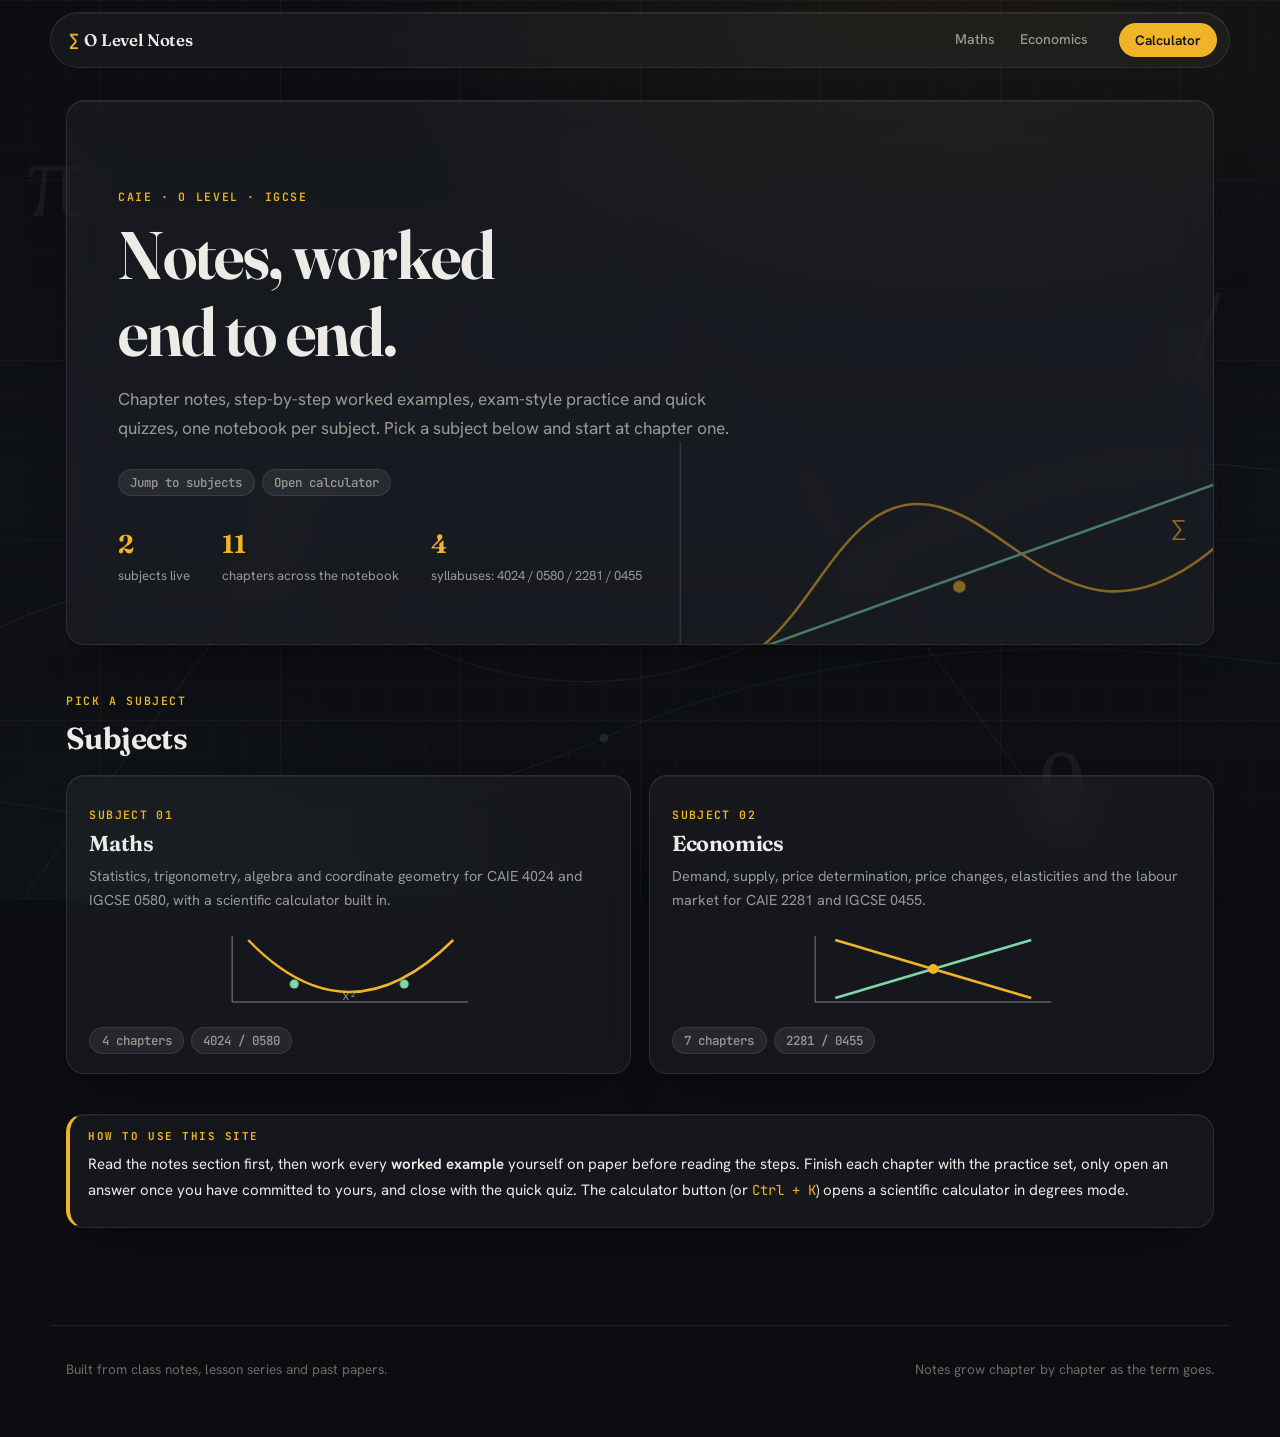
<file: index.html>
<!DOCTYPE html>
<html lang="en">
<head>
<meta charset="UTF-8">
<meta name="viewport" content="width=device-width, initial-scale=1.0">
<title>O Level Notes · Maths &amp; Economics</title>
<meta name="description" content="Chapter-by-chapter O Level notes, worked examples and practice for maths (4024 / 0580) and economics (2281 / 0455).">
<link rel="preconnect" href="https://fonts.googleapis.com">
<link rel="preconnect" href="https://fonts.gstatic.com" crossorigin>
<link href="https://fonts.googleapis.com/css2?family=Fraunces:opsz,wght@9..144,500;9..144,650;9..144,750&family=Hanken+Grotesk:wght@400;500;600;700&family=JetBrains+Mono:wght@400;500;700&display=swap" rel="stylesheet">
<link rel="stylesheet" href="css/site.css?v=2">
</head>
<body>

<header class="nav glass">
  <a class="brand" href="index.html"><span class="mark">∑</span><span class="word">O Level Notes</span></a>
  <nav class="nav-links">
    <a href="maths.html">Maths</a>
    <a href="economics.html">Economics</a>
  </nav>
  <button class="nav-calc" data-calc-open>Calculator</button>
</header>

<div class="wide">

  <section class="hero glass" data-reveal>
    <svg class="hero-curve draw" viewBox="0 0 600 320" fill="none" aria-hidden="true">
      <line class="stroke" x1="40" y1="280" x2="580" y2="280" stroke="#ffffff" stroke-opacity="0.25" stroke-width="1.5"/>
      <line class="stroke d1" x1="40" y1="280" x2="40" y2="30" stroke="#ffffff" stroke-opacity="0.25" stroke-width="1.5"/>
      <path class="stroke d2" d="M60 250 C 160 250, 180 90, 270 90 S 420 250, 560 130" stroke="#f0b429" stroke-width="2.5"/>
      <path class="stroke d3" d="M60 250 L 560 70" stroke="#7bd8a8" stroke-width="2.5"/>
      <circle class="dot-pop p3" cx="310" cy="170" r="6" fill="#f0b429"/>
      <text x="516" y="120" fill="#f0b429" font-family="monospace" font-size="22">∑</text>
    </svg>
    <span class="eyebrow">CAIE · O Level · IGCSE</span>
    <h1>Notes, worked<br>end to end.</h1>
    <p class="lede">Chapter notes, step-by-step worked examples, exam-style practice and quick quizzes, one notebook per subject. Pick a subject below and start at chapter one.</p>
    <div class="chips">
      <a class="chip" href="#subjects">Jump to subjects</a>
      <button class="chip" style="cursor:pointer" data-calc-open>Open calculator</button>
    </div>
    <div class="hero-stats">
      <div><strong>2</strong><span>subjects live</span></div>
      <div><strong>11</strong><span>chapters across the notebook</span></div>
      <div><strong>4</strong><span>syllabuses: 4024 / 0580 / 2281 / 0455</span></div>
    </div>
  </section>

  <section id="subjects">
    <span class="eyebrow">Pick a subject</span>
    <h2 style="border-top:0; padding-top:.5rem; margin-bottom:1.2rem">Subjects</h2>

    <div class="grid-cards">
      <a class="card glass" href="maths.html" data-reveal>
        <span class="num">SUBJECT 01</span>
        <h3>Maths</h3>
        <p>Statistics, trigonometry, algebra and coordinate geometry for CAIE 4024 and IGCSE 0580, with a scientific calculator built in.</p>
        <svg class="card-visual draw" viewBox="0 0 260 84" fill="none" aria-hidden="true">
          <line class="stroke" x1="14" y1="74" x2="250" y2="74" stroke="#ffffff" stroke-opacity="0.3" stroke-width="1.5"/>
          <line class="stroke" x1="14" y1="74" x2="14" y2="8" stroke="#ffffff" stroke-opacity="0.3" stroke-width="1.5"/>
          <path class="stroke d2" d="M30 12 Q 130 116 235 12" stroke="#f0b429" stroke-width="2.5"/>
          <circle class="dot-pop p2" cx="76" cy="56" r="4.5" fill="#7bd8a8"/>
          <circle class="dot-pop p4" cx="186" cy="56" r="4.5" fill="#7bd8a8"/>
          <text x="124" y="72" fill="#9a9a93" font-family="monospace" font-size="12">x²</text>
        </svg>
        <div class="chips" style="margin-top:.9rem">
          <span class="chip">4 chapters</span>
          <span class="chip">4024 / 0580</span>
        </div>
      </a>

      <a class="card glass" href="economics.html" data-reveal>
        <span class="num">SUBJECT 02</span>
        <h3>Economics</h3>
        <p>Demand, supply, price determination, price changes, elasticities and the labour market for CAIE 2281 and IGCSE 0455.</p>
        <svg class="card-visual draw" viewBox="0 0 260 84" fill="none" aria-hidden="true">
          <line class="stroke" x1="14" y1="74" x2="250" y2="74" stroke="#ffffff" stroke-opacity="0.3" stroke-width="1.5"/>
          <line class="stroke" x1="14" y1="74" x2="14" y2="8" stroke="#ffffff" stroke-opacity="0.3" stroke-width="1.5"/>
          <line class="stroke d2" x1="34" y1="12" x2="230" y2="70" stroke="#f0b429" stroke-width="2.5"/>
          <line class="stroke d3" x1="34" y1="70" x2="230" y2="12" stroke="#7bd8a8" stroke-width="2.5"/>
          <circle class="dot-pop p3" cx="132" cy="41" r="5" fill="#f0b429"/>
        </svg>
        <div class="chips" style="margin-top:.9rem">
          <span class="chip">7 chapters</span>
          <span class="chip">2281 / 0455</span>
        </div>
      </a>
    </div>
  </section>

  <section style="margin-top:2.5rem" data-reveal>
    <div class="box glass">
      <span class="label">How to use this site</span>
      <p>Read the notes section first, then work every <strong>worked example</strong> yourself on paper before reading the steps. Finish each chapter with the practice set, only open an answer once you have committed to yours, and close with the quick quiz. The calculator button (or <span class="m">Ctrl + K</span>) opens a scientific calculator in degrees mode.</p>
    </div>
  </section>

</div>

<footer class="site-footer">
  <span>Built from class notes, lesson series and past papers.</span>
  <span>Notes grow chapter by chapter as the term goes.</span>
</footer>

<script src="js/site.js"></script>
</body>
</html>
</file>
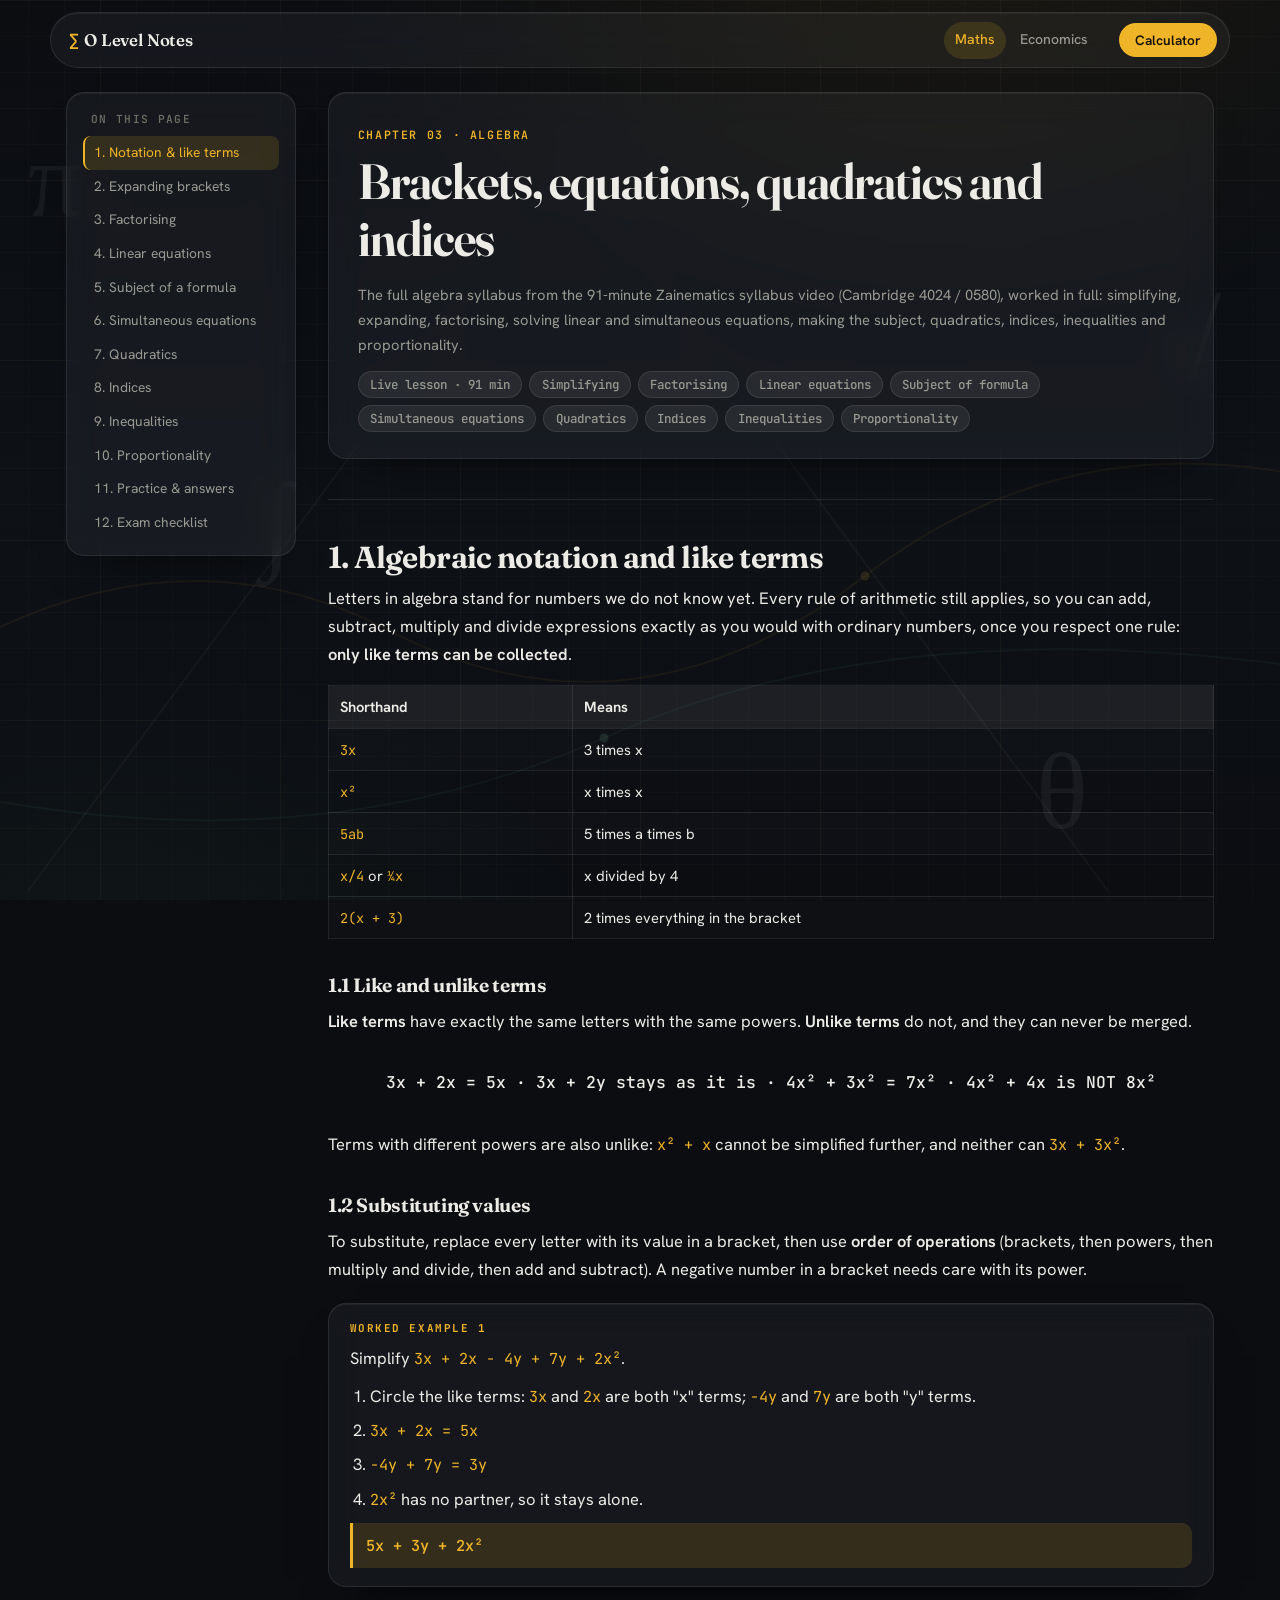
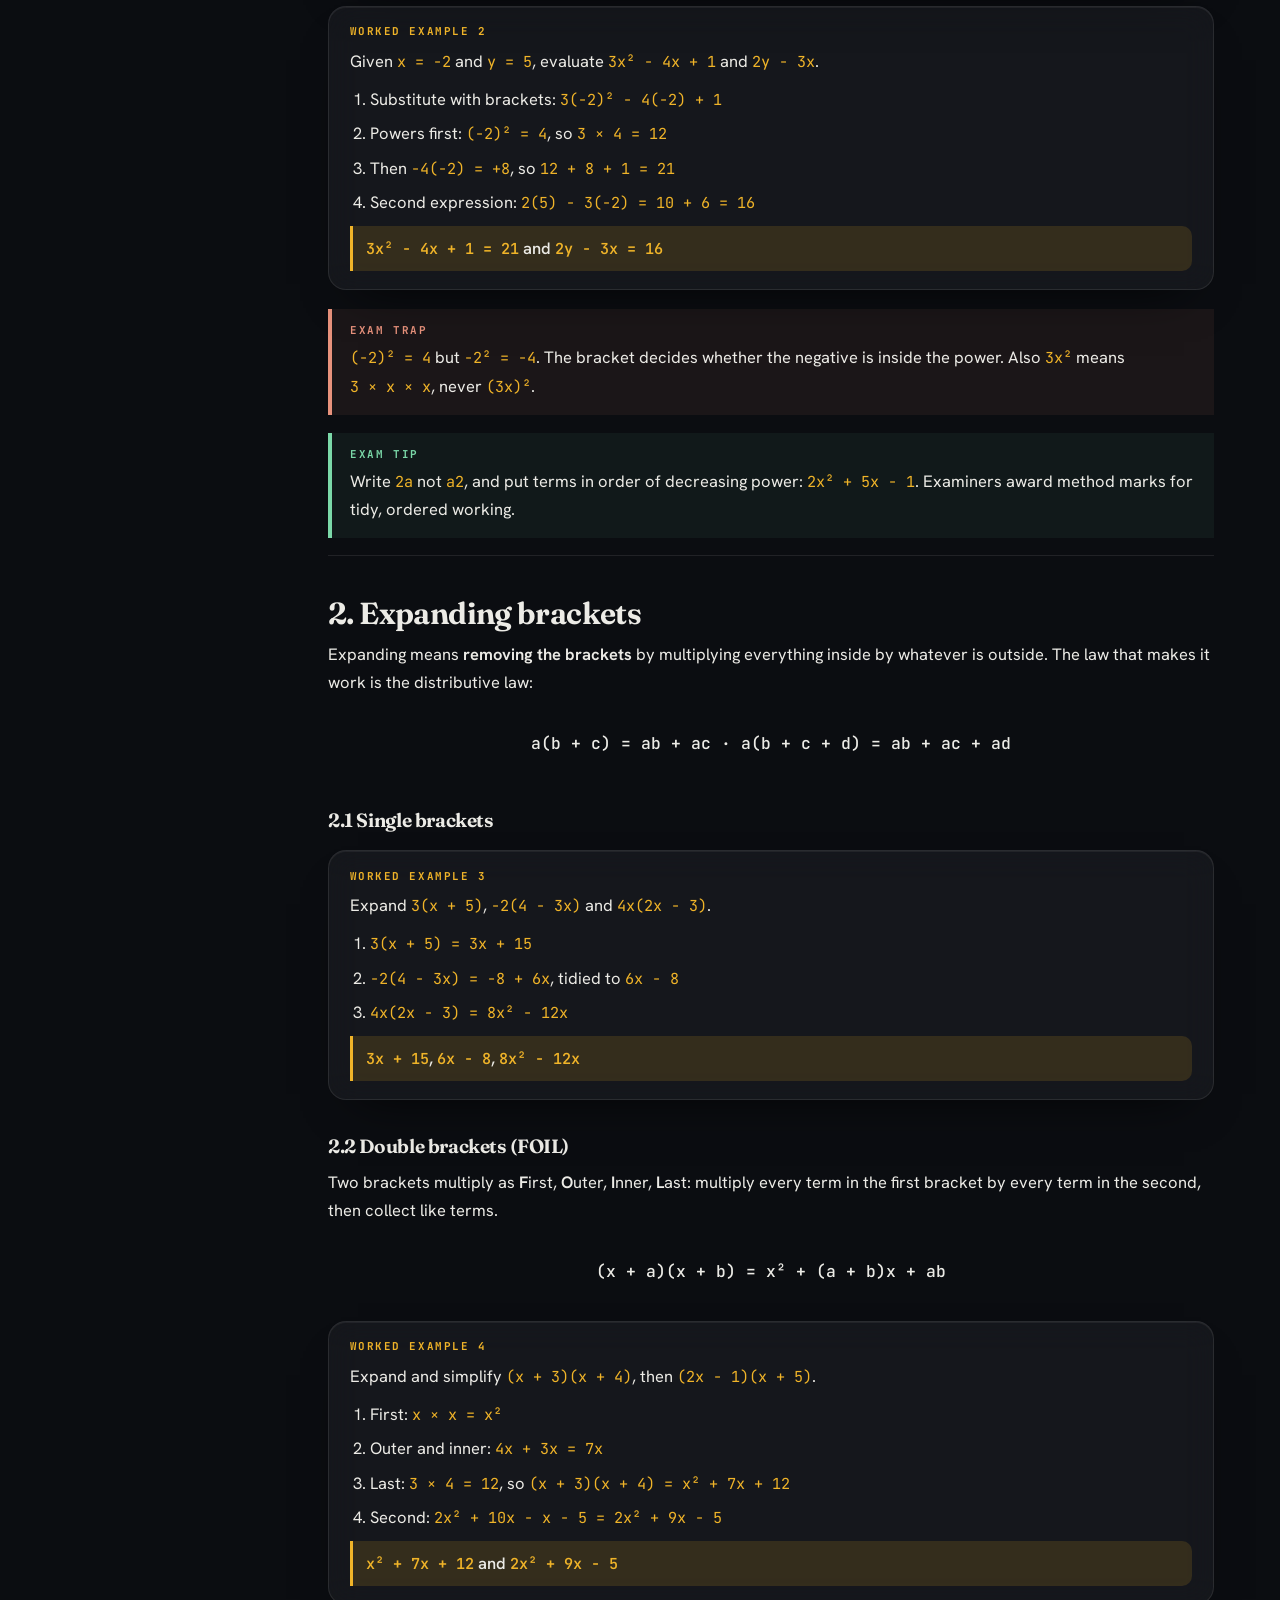
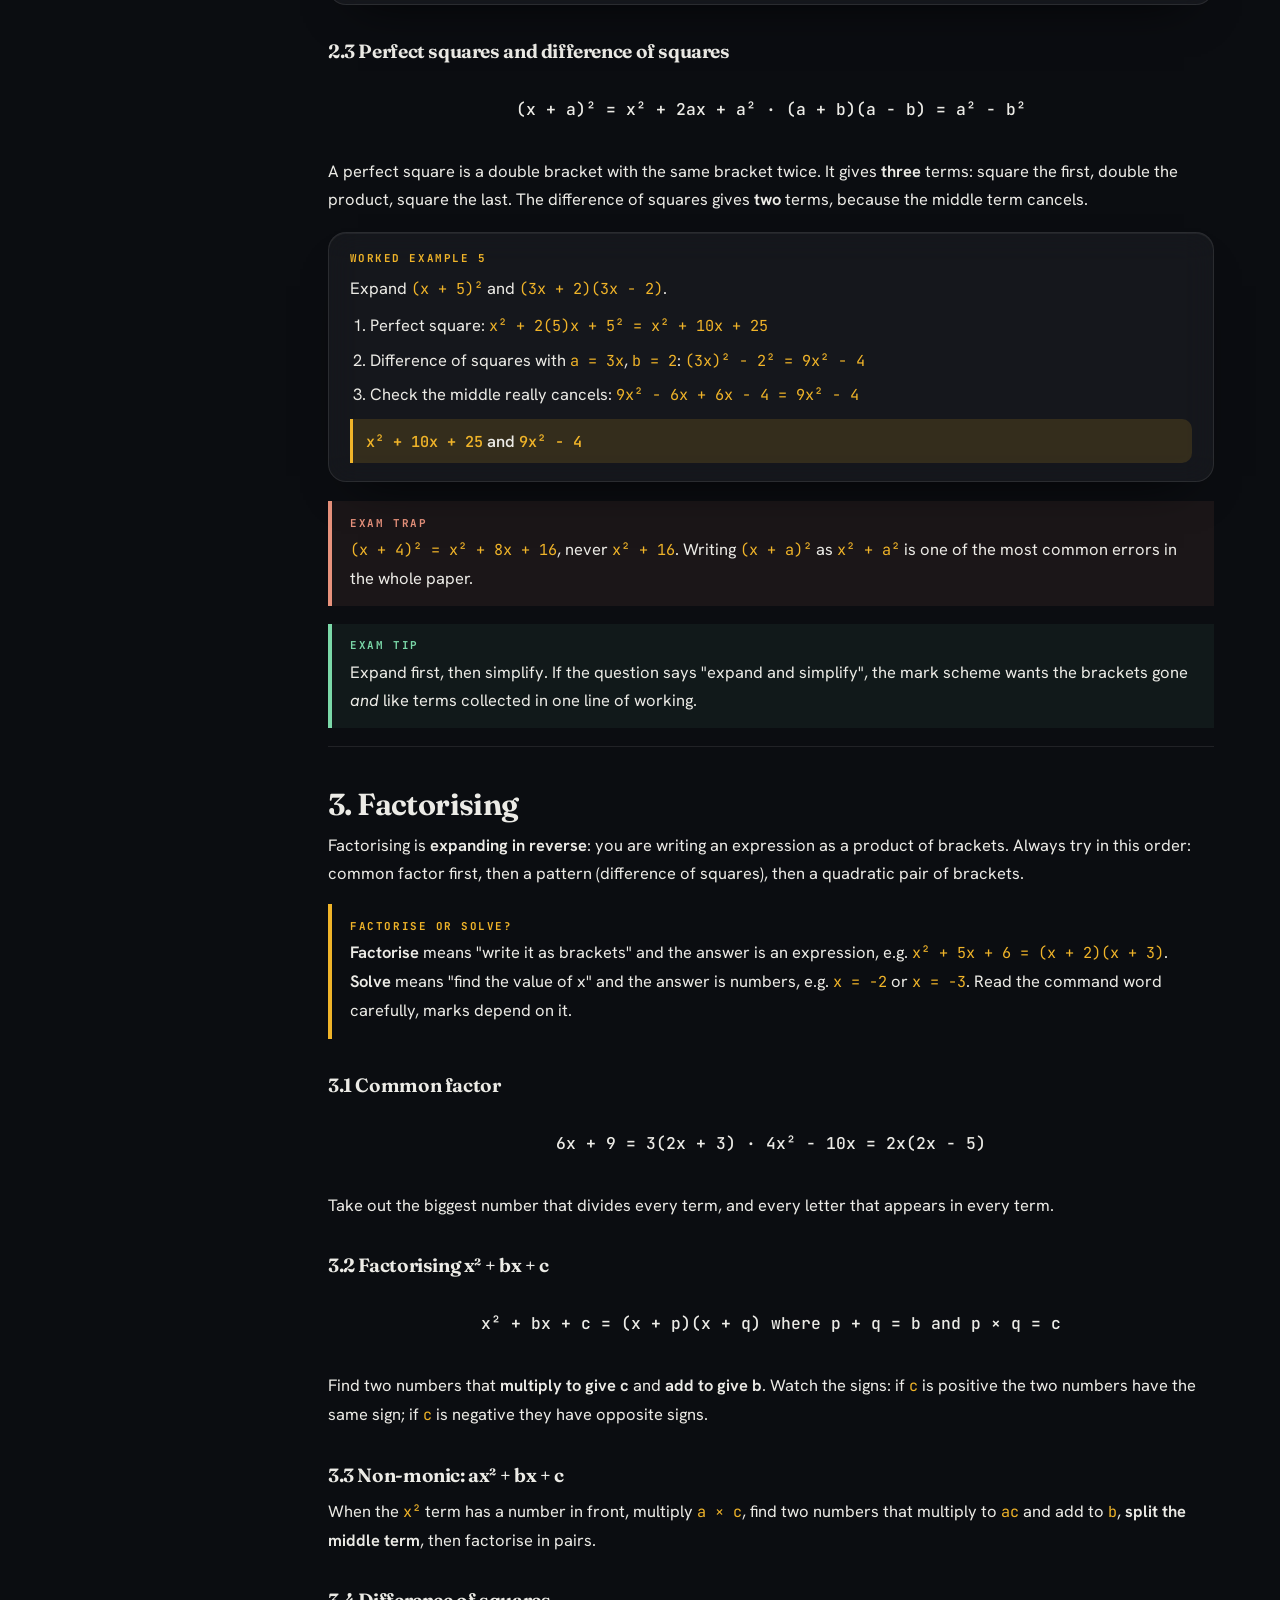
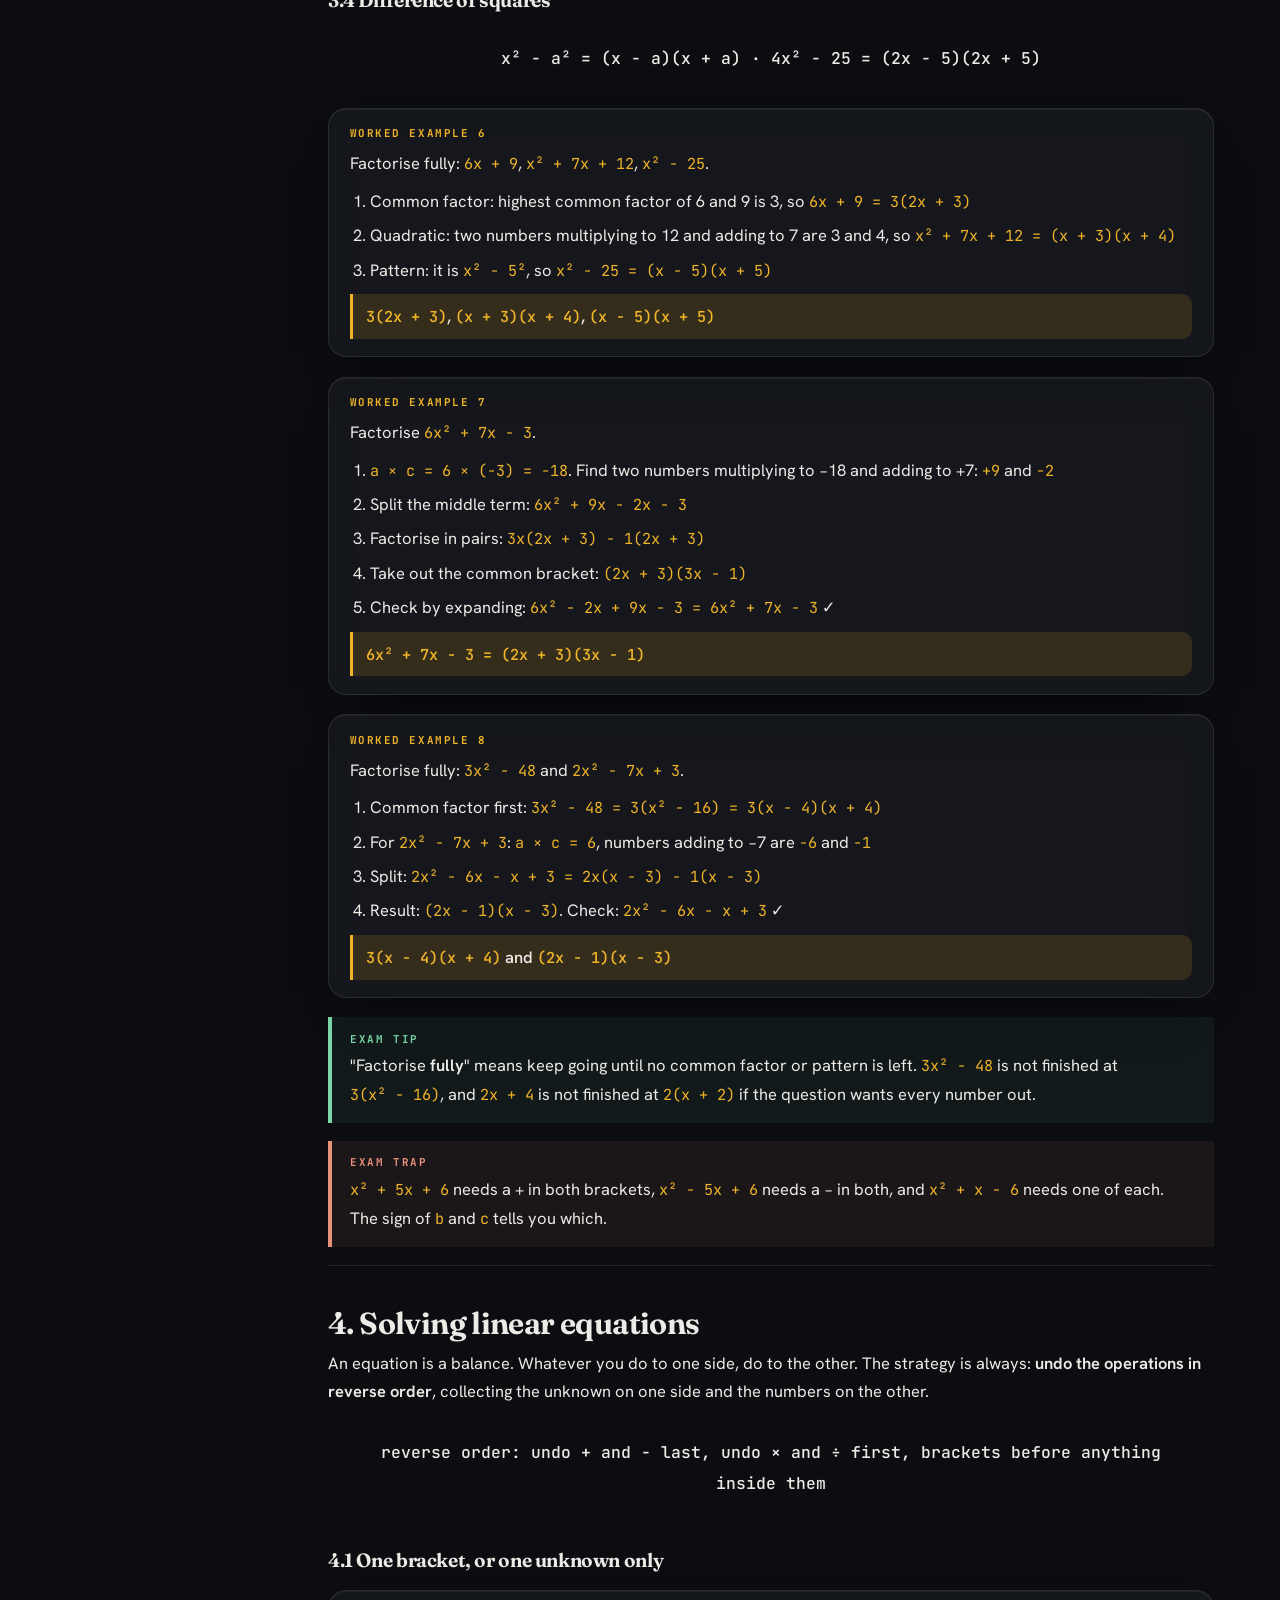
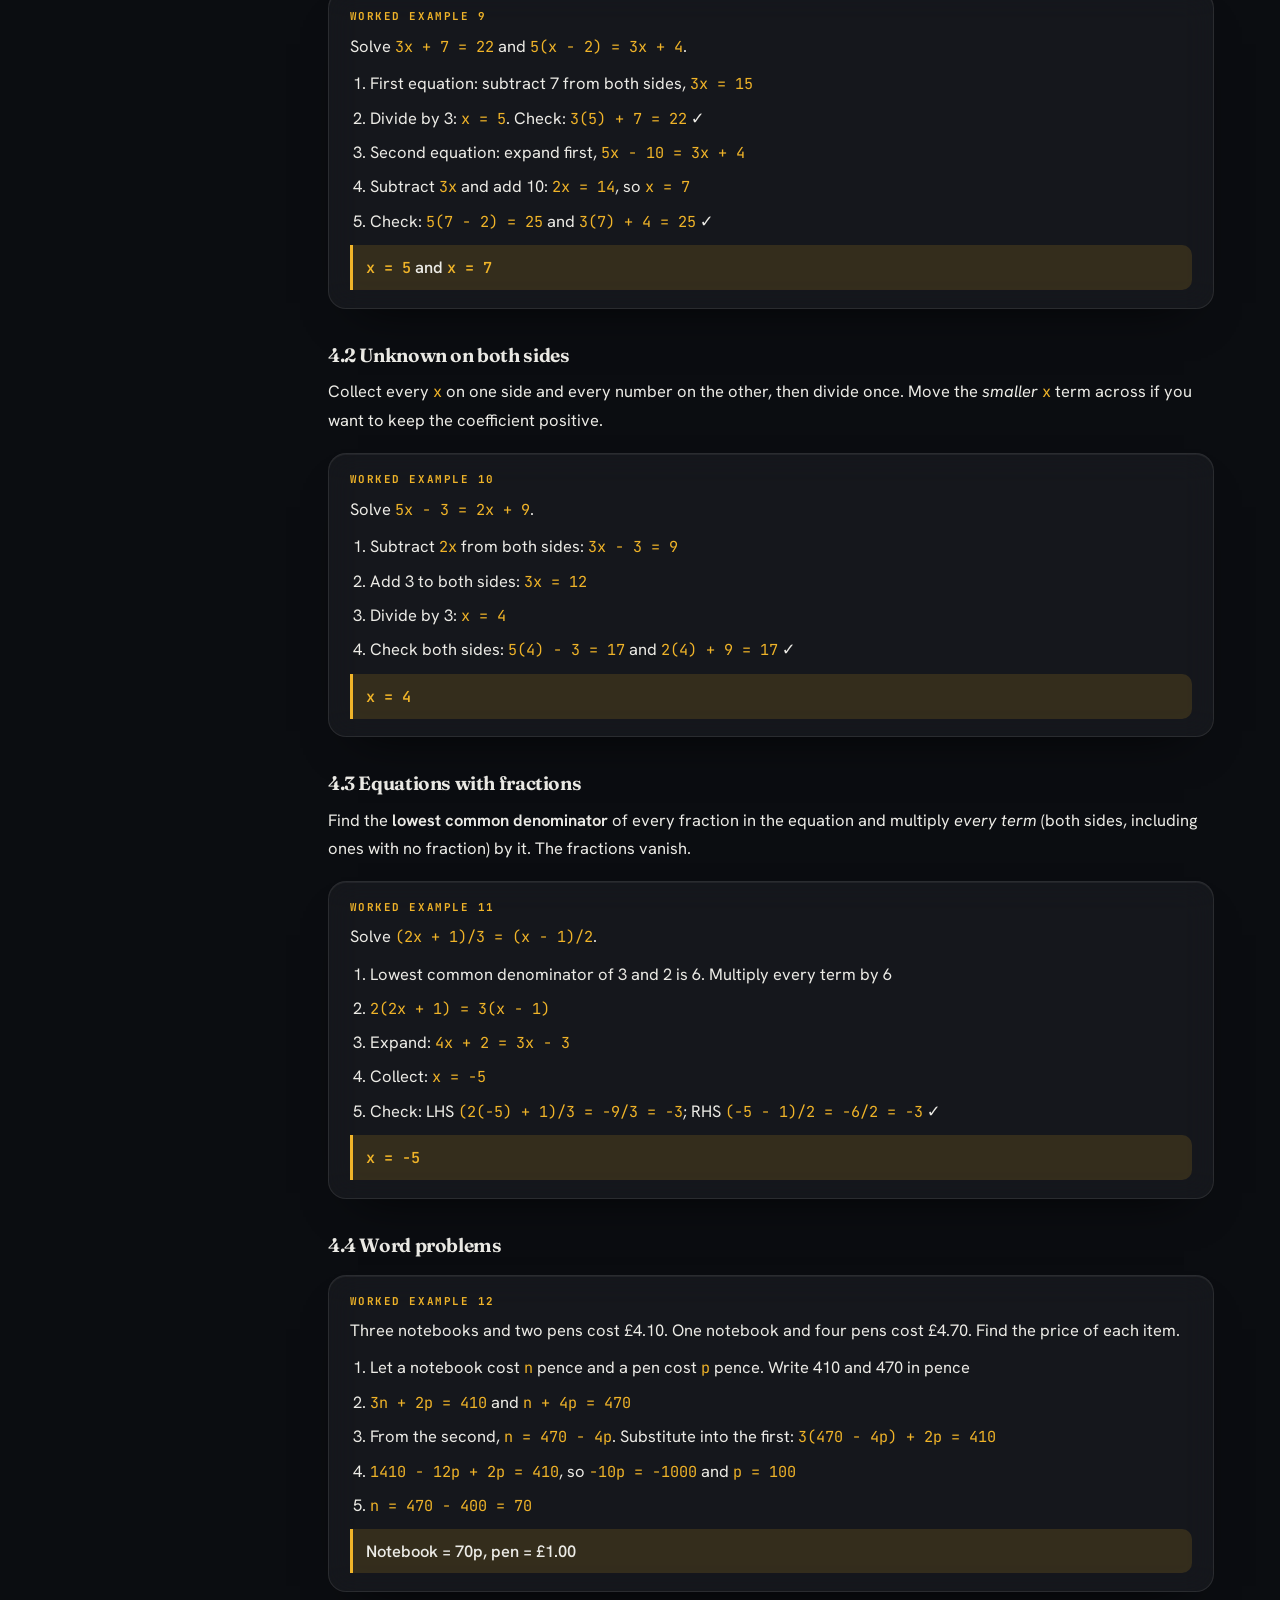
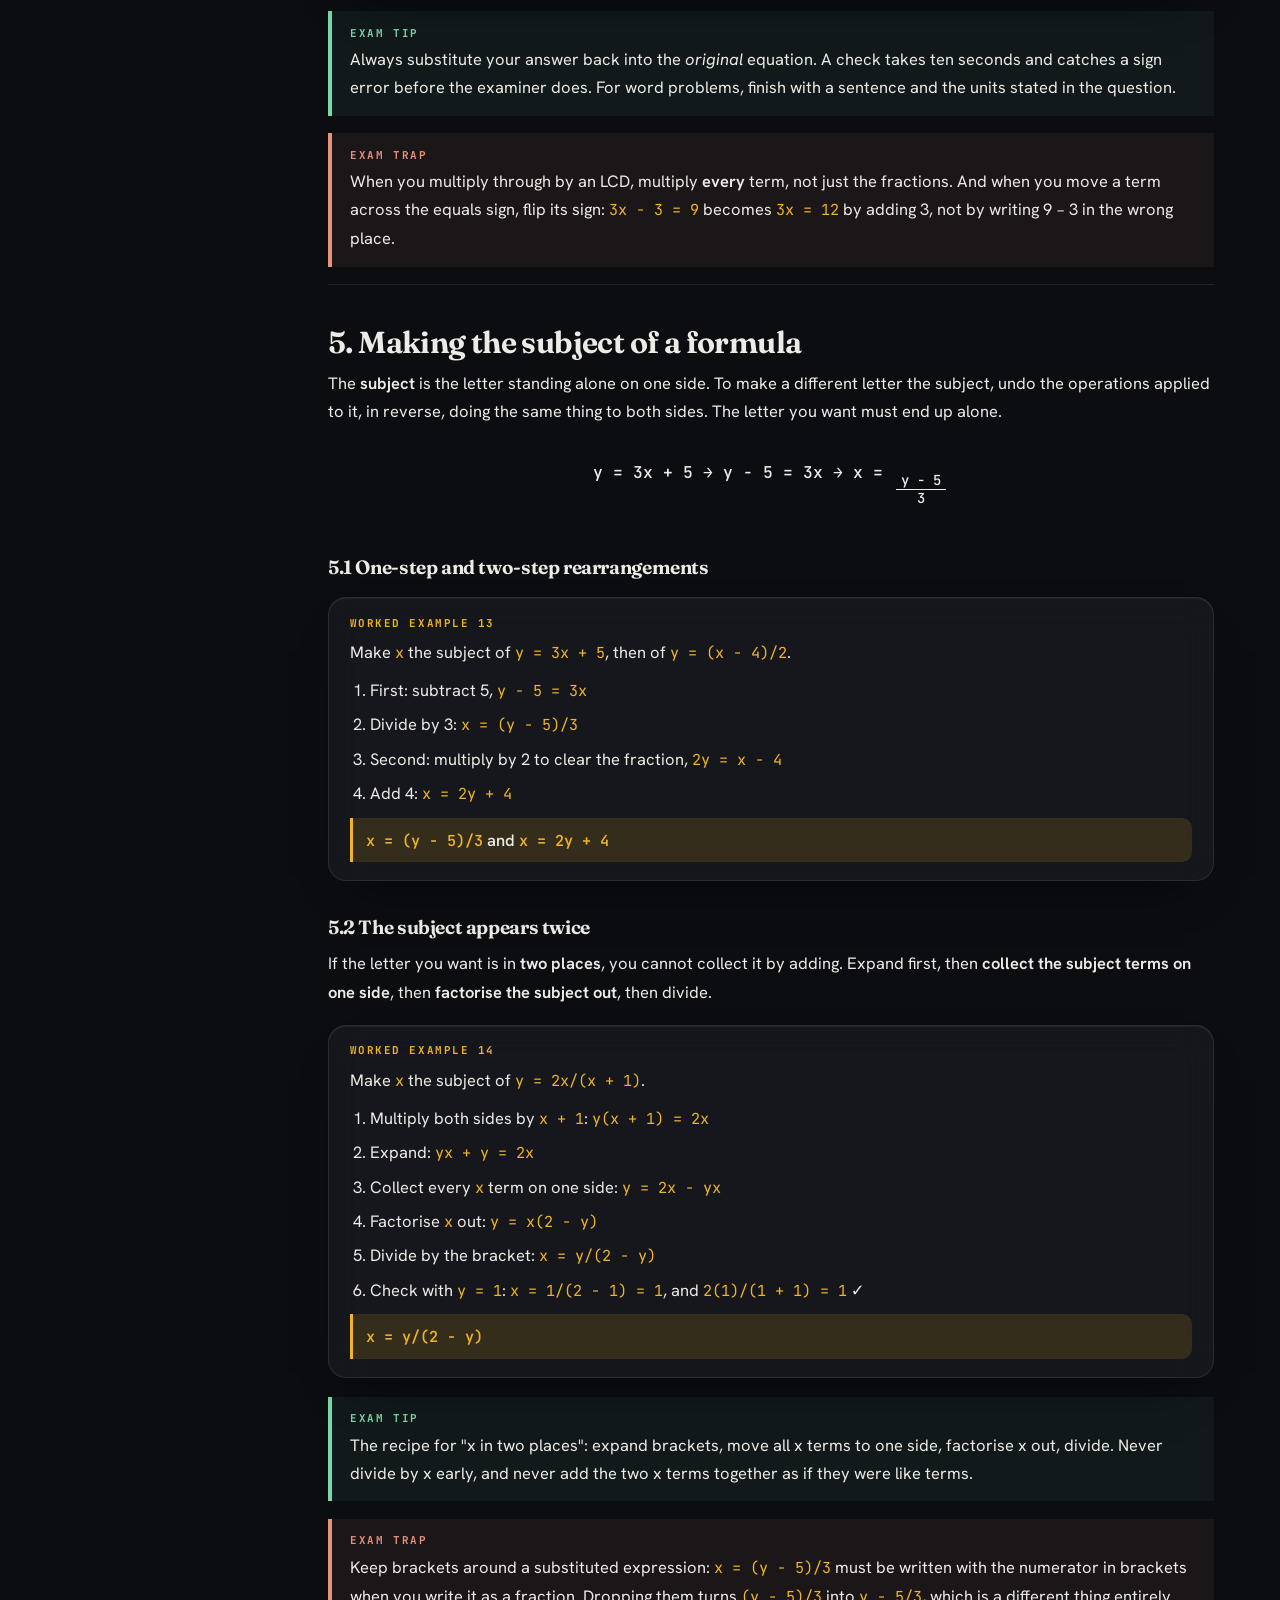
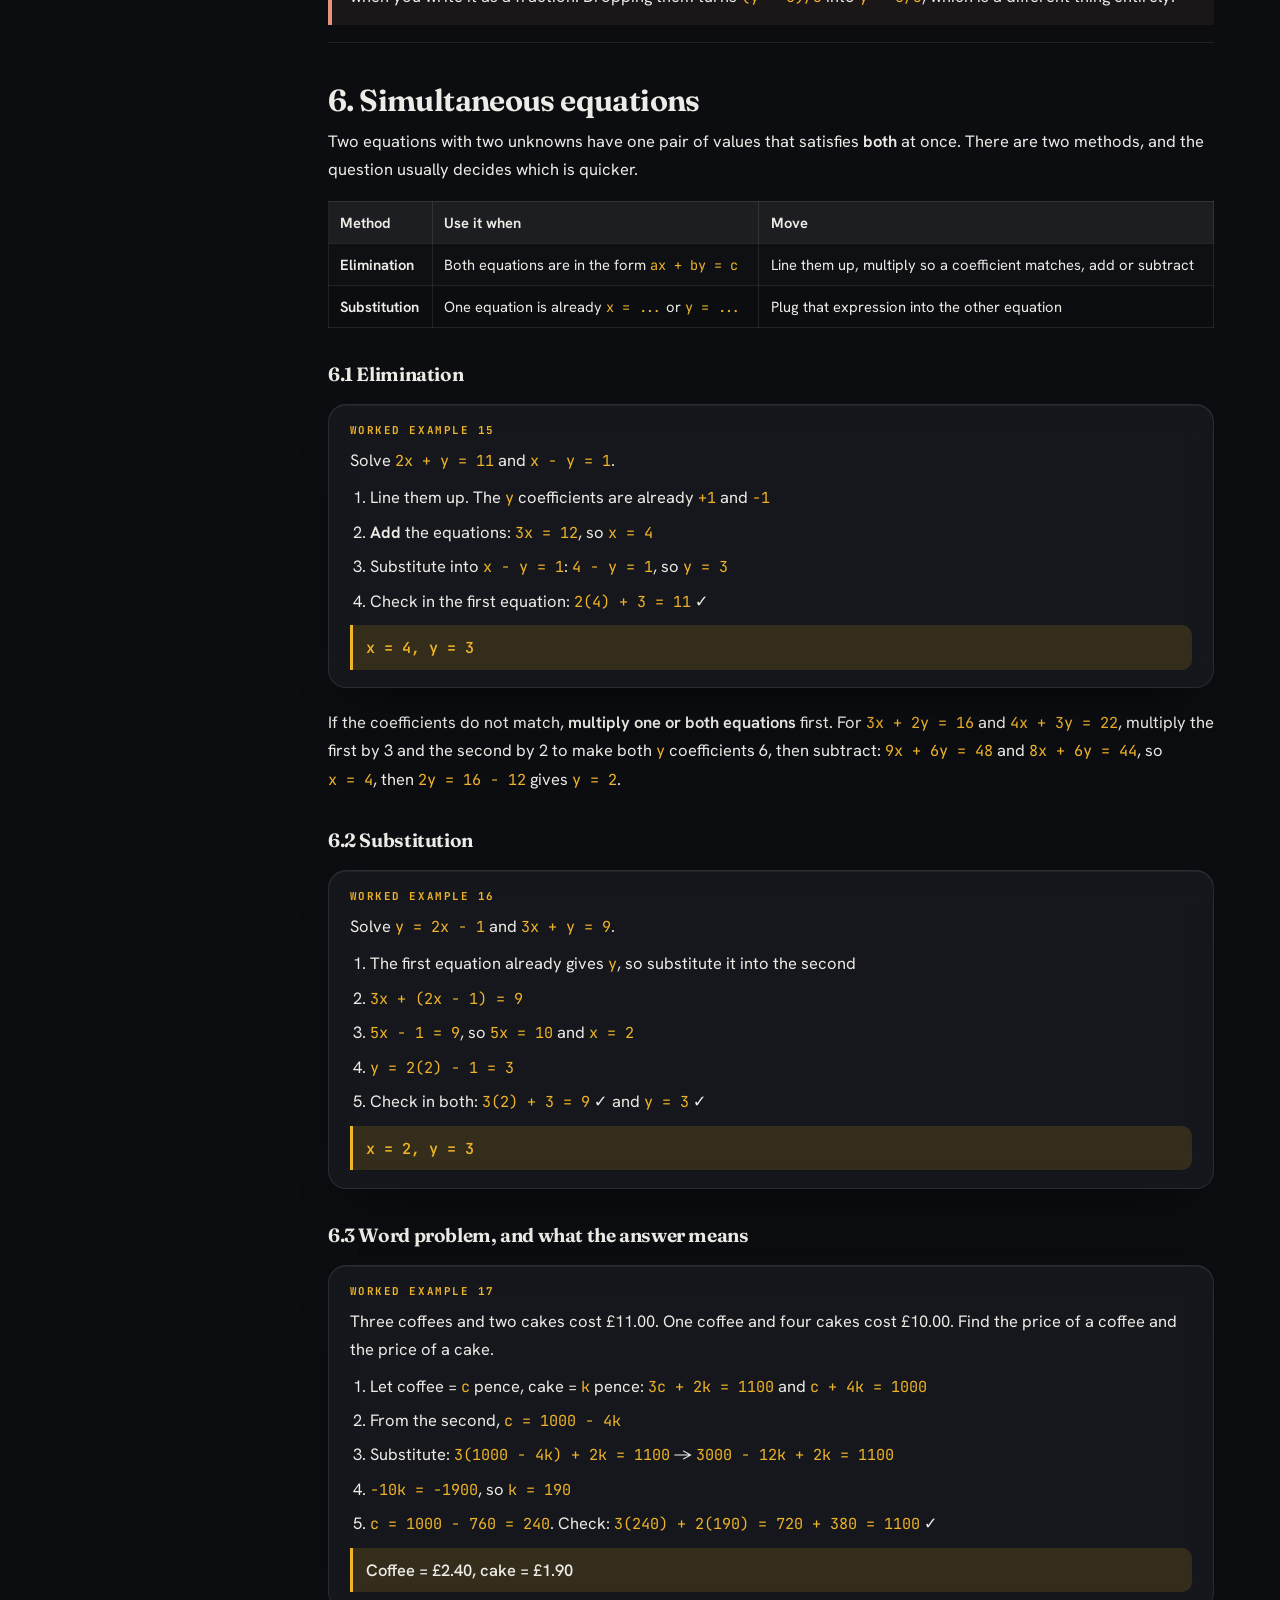
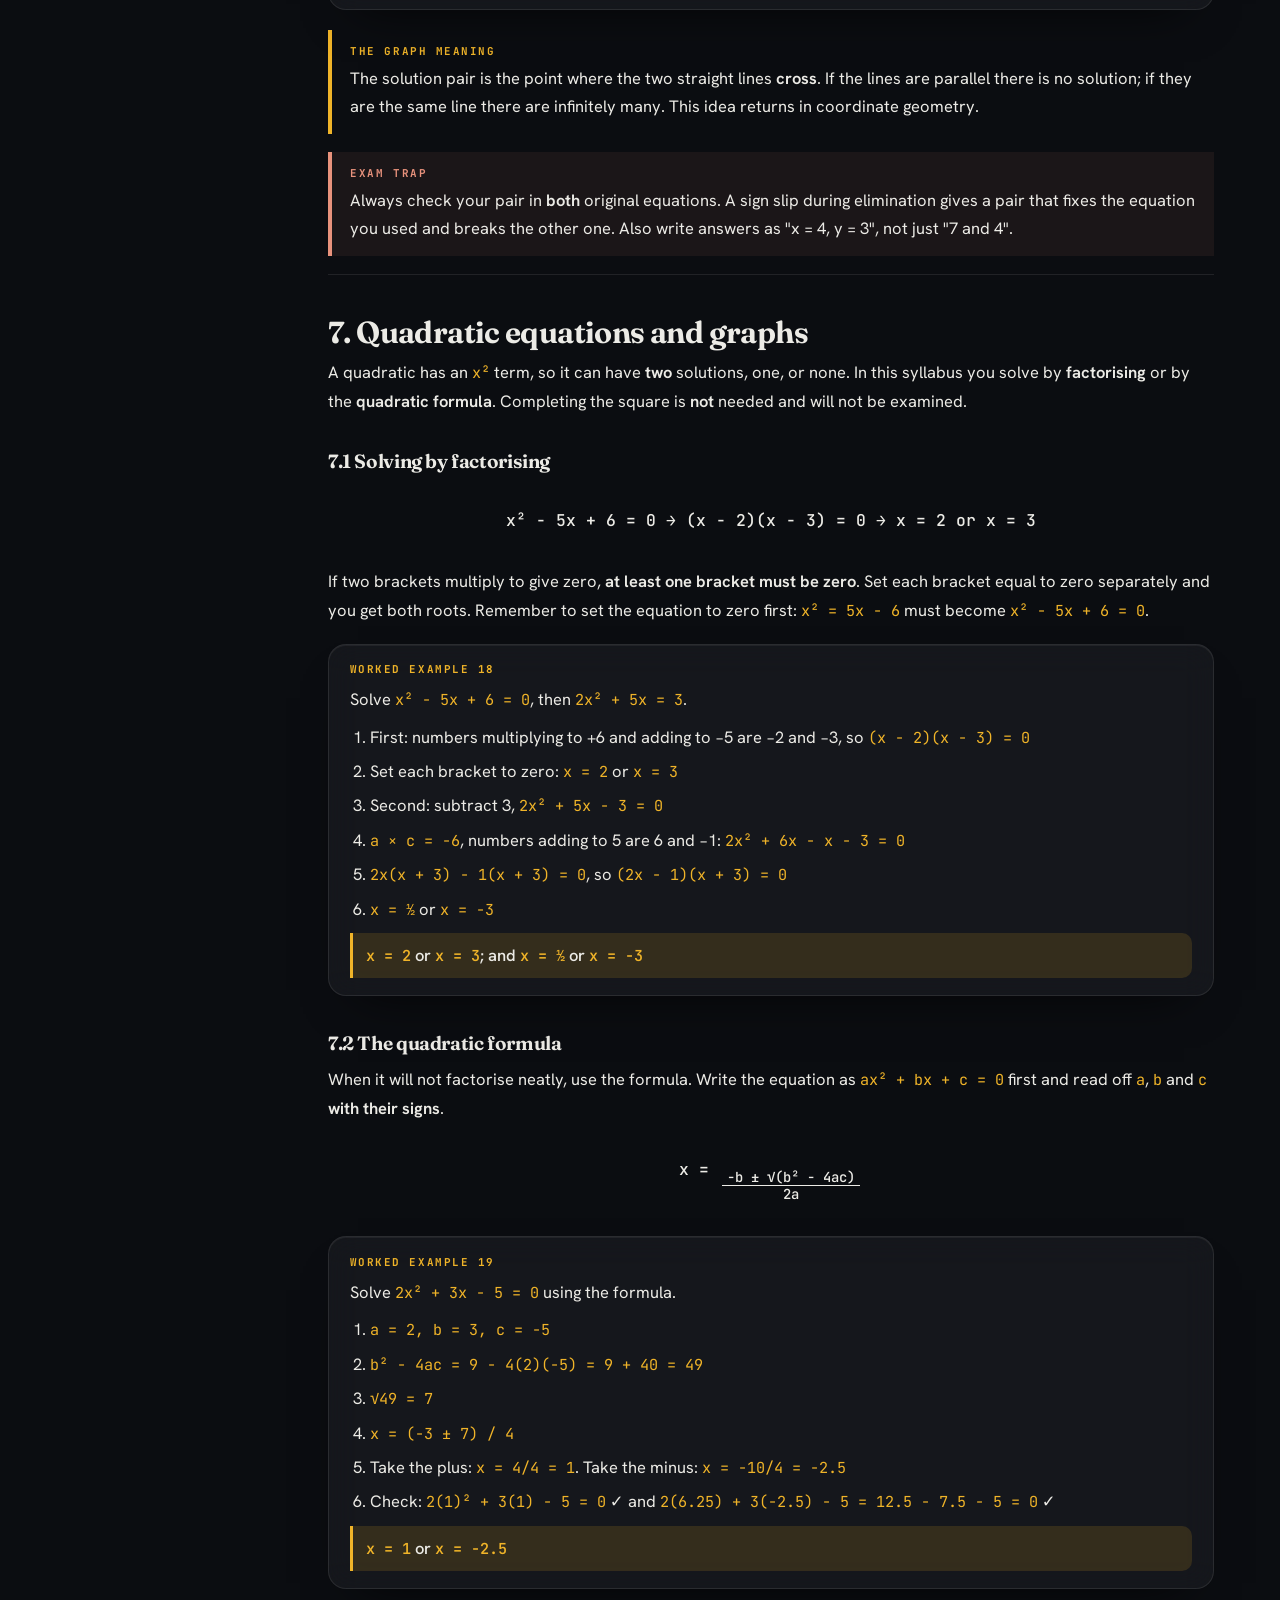
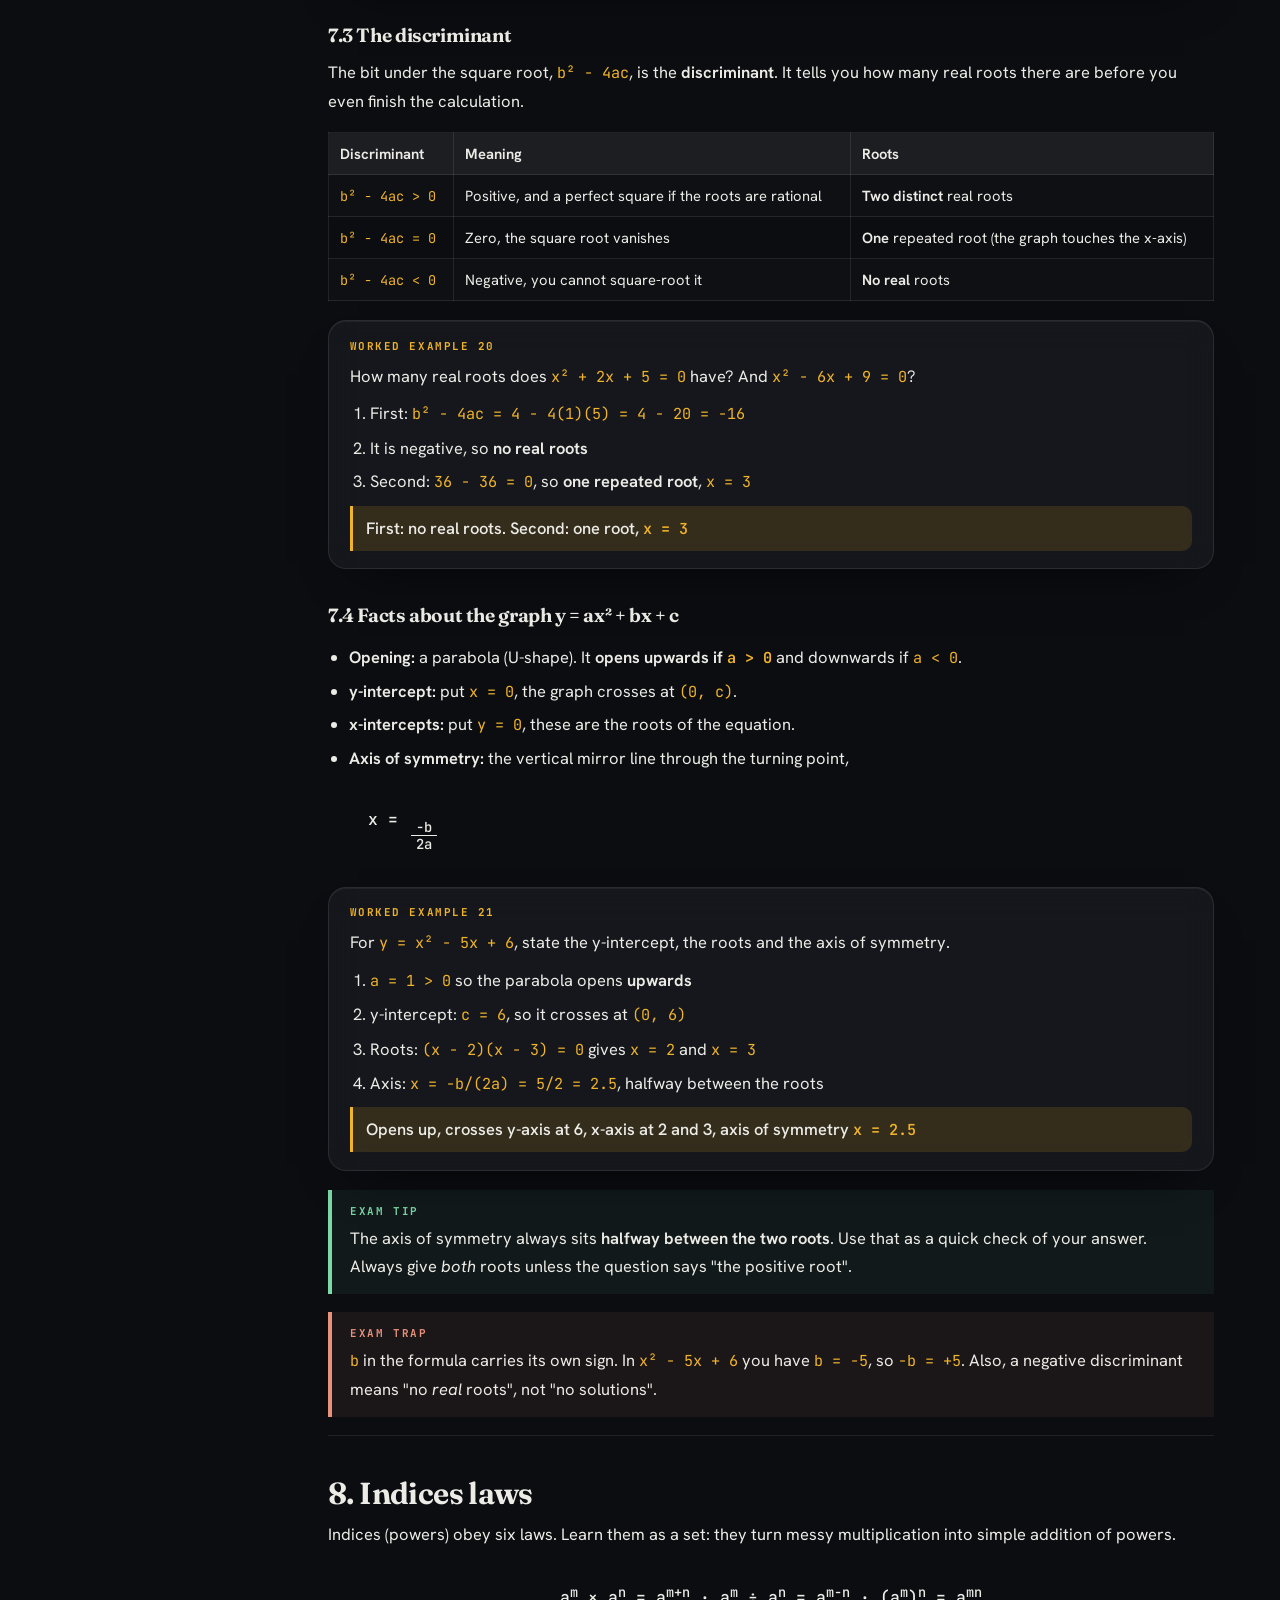
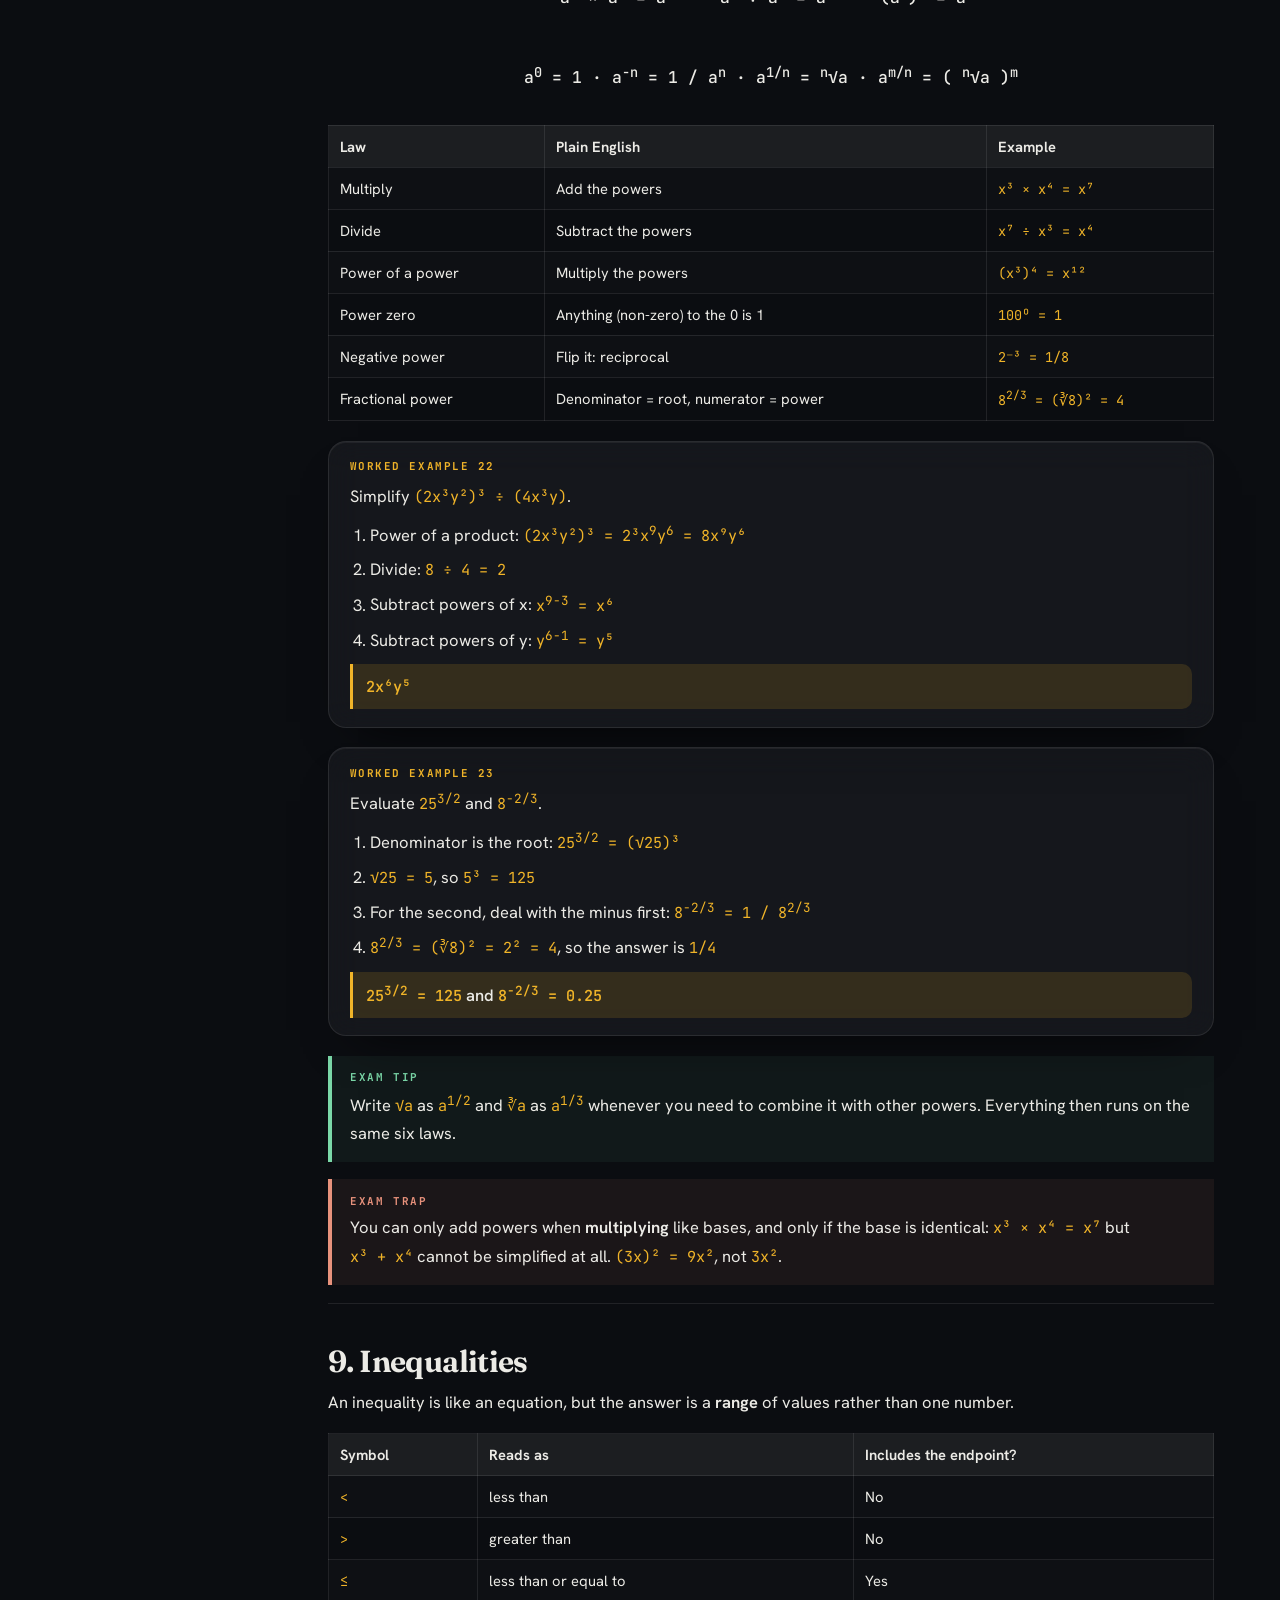
<file: algebra.html>
<!DOCTYPE html>
<html lang="en">
<head>
<meta charset="UTF-8">
<meta name="viewport" content="width=device-width, initial-scale=1.0">
<title>Algebra · Maths Notes</title>
<meta name="description" content="O Level algebra notes: brackets, expanding, factorising, linear equations, subject of a formula, simultaneous equations, quadratics, indices, inequalities and proportionality.">
<link rel="preconnect" href="https://fonts.googleapis.com">
<link rel="preconnect" href="https://fonts.gstatic.com" crossorigin>
<link href="https://fonts.googleapis.com/css2?family=Fraunces:opsz,wght@9..144,500;9..144,650;9..144,750&family=Hanken+Grotesk:wght@400;500;600;700&family=JetBrains+Mono:wght@400;500;700&display=swap" rel="stylesheet">
<link rel="stylesheet" href="css/site.css?v=2">
</head>
<body>

<header class="nav glass">
  <a class="brand" href="index.html"><span class="mark">∑</span><span class="word">O Level Notes</span></a>
  <nav class="nav-links">
    <a href="maths.html" aria-current="page">Maths</a>
    <a href="economics.html">Economics</a>
  </nav>
  <button class="nav-calc" data-calc-open>Calculator</button>
</header>

<div class="page">
<aside class="toc glass" aria-label="Chapter contents">
  <div class="toc-title">On this page</div>
  <a href="#notation">1. Notation &amp; like terms</a>
  <a href="#expand">2. Expanding brackets</a>
  <a href="#factorise">3. Factorising</a>
  <a href="#linear">4. Linear equations</a>
  <a href="#formula">5. Subject of a formula</a>
  <a href="#simultaneous">6. Simultaneous equations</a>
  <a href="#quadratics">7. Quadratics</a>
  <a href="#indices">8. Indices</a>
  <a href="#inequalities">9. Inequalities</a>
  <a href="#proportion">10. Proportionality</a>
  <a href="#practice">11. Practice &amp; answers</a>
  <a href="#checklist">12. Exam checklist</a>
</aside>

<main class="chapter">
  <div class="chapter-hero glass" data-reveal>
    <span class="eyebrow">Chapter 03 · Algebra</span>
    <h1>Brackets, equations, quadratics and indices</h1>
    <p class="meta">The full algebra syllabus from the 91-minute Zainematics syllabus video (Cambridge 4024 / 0580), worked in full: simplifying, expanding, factorising, solving linear and simultaneous equations, making the subject, quadratics, indices, inequalities and proportionality.</p>
    <div class="chips">
      <a class="chip" href="https://www.youtube.com/live/Bd0Mr7AVvZ8">Live lesson · 91 min</a>
      <a class="chip" href="https://www.youtube.com/live/Bd0Mr7AVvZ8">Simplifying</a>
      <a class="chip" href="https://www.youtube.com/live/Bd0Mr7AVvZ8">Factorising</a>
      <a class="chip" href="https://www.youtube.com/live/Bd0Mr7AVvZ8">Linear equations</a>
      <a class="chip" href="https://www.youtube.com/live/Bd0Mr7AVvZ8">Subject of formula</a>
      <a class="chip" href="https://www.youtube.com/live/Bd0Mr7AVvZ8">Simultaneous equations</a>
      <a class="chip" href="https://www.youtube.com/live/Bd0Mr7AVvZ8">Quadratics</a>
      <a class="chip" href="https://www.youtube.com/live/Bd0Mr7AVvZ8">Indices</a>
      <a class="chip" href="https://www.youtube.com/live/Bd0Mr7AVvZ8">Inequalities</a>
      <a class="chip" href="https://www.youtube.com/live/Bd0Mr7AVvZ8">Proportionality</a>
    </div>
  </div>

  <section id="notation" data-reveal>
    <h2>1. Algebraic notation and like terms</h2>
    <p>Letters in algebra stand for numbers we do not know yet. Every rule of arithmetic still applies, so you can add, subtract, multiply and divide expressions exactly as you would with ordinary numbers, once you respect one rule: <strong>only like terms can be collected</strong>.</p>
    <table>
      <tr><th>Shorthand</th><th>Means</th></tr>
      <tr><td><span class="m">3x</span></td><td>3 times x</td></tr>
      <tr><td><span class="m">x²</span></td><td>x times x</td></tr>
      <tr><td><span class="m">5ab</span></td><td>5 times a times b</td></tr>
      <tr><td><span class="m">x/4</span> or <span class="m">¼x</span></td><td>x divided by 4</td></tr>
      <tr><td><span class="m">2(x + 3)</span></td><td>2 times everything in the bracket</td></tr>
    </table>

    <h3>1.1 Like and unlike terms</h3>
    <p><strong>Like terms</strong> have exactly the same letters with the same powers. <strong>Unlike terms</strong> do not, and they can never be merged.</p>
    <div class="formula"><code>3x + 2x = 5x  ·  3x + 2y stays as it is  ·  4x² + 3x² = 7x²  ·  4x² + 4x is NOT 8x²</code></div>
    <p>Terms with different powers are also unlike: <span class="m">x² + x</span> cannot be simplified further, and neither can <span class="m">3x + 3x²</span>.</p>

    <h3>1.2 Substituting values</h3>
    <p>To substitute, replace every letter with its value in a bracket, then use <strong>order of operations</strong> (brackets, then powers, then multiply and divide, then add and subtract). A negative number in a bracket needs care with its power.</p>
    <div class="example glass">
      <span class="label">Worked example 1</span>
      <p>Simplify <span class="m">3x + 2x − 4y + 7y + 2x²</span>.</p>
      <ol class="steps">
        <li>Circle the like terms: <span class="m">3x</span> and <span class="m">2x</span> are both "x" terms; <span class="m">−4y</span> and <span class="m">7y</span> are both "y" terms.</li>
        <li><span class="m">3x + 2x = 5x</span></li>
        <li><span class="m">−4y + 7y = 3y</span></li>
        <li><span class="m">2x²</span> has no partner, so it stays alone.</li>
      </ol>
      <p class="answer"><span class="m">5x + 3y + 2x²</span></p>
    </div>
    <div class="example glass">
      <span class="label">Worked example 2</span>
      <p>Given <span class="m">x = −2</span> and <span class="m">y = 5</span>, evaluate <span class="m">3x² − 4x + 1</span> and <span class="m">2y − 3x</span>.</p>
      <ol class="steps">
        <li>Substitute with brackets: <span class="m">3(−2)² − 4(−2) + 1</span></li>
        <li>Powers first: <span class="m">(−2)² = 4</span>, so <span class="m">3 × 4 = 12</span></li>
        <li>Then <span class="m">−4(−2) = +8</span>, so <span class="m">12 + 8 + 1 = 21</span></li>
        <li>Second expression: <span class="m">2(5) − 3(−2) = 10 + 6 = 16</span></li>
      </ol>
      <p class="answer"><span class="m">3x² − 4x + 1 = 21</span> and <span class="m">2y − 3x = 16</span></p>
    </div>
    <div class="box warn"><span class="label">Exam trap</span><span class="m">(−2)² = 4</span> but <span class="m">−2² = −4</span>. The bracket decides whether the negative is inside the power. Also <span class="m">3x²</span> means <span class="m">3 × x × x</span>, never <span class="m">(3x)²</span>.</div>
    <div class="box good"><span class="label">Exam tip</span>Write <span class="m">2a</span> not <span class="m">a2</span>, and put terms in order of decreasing power: <span class="m">2x² + 5x − 1</span>. Examiners award method marks for tidy, ordered working.</div>
  </section>

  <section id="expand" data-reveal>
    <h2>2. Expanding brackets</h2>
    <p>Expanding means <strong>removing the brackets</strong> by multiplying everything inside by whatever is outside. The law that makes it work is the distributive law:</p>
    <div class="formula"><code>a(b + c) = ab + ac  ·  a(b + c + d) = ab + ac + ad</code></div>

    <h3>2.1 Single brackets</h3>
    <div class="example glass">
      <span class="label">Worked example 3</span>
      <p>Expand <span class="m">3(x + 5)</span>, <span class="m">−2(4 − 3x)</span> and <span class="m">4x(2x − 3)</span>.</p>
      <ol class="steps">
        <li><span class="m">3(x + 5) = 3x + 15</span></li>
        <li><span class="m">−2(4 − 3x) = −8 + 6x</span>, tidied to <span class="m">6x − 8</span></li>
        <li><span class="m">4x(2x − 3) = 8x² − 12x</span></li>
      </ol>
      <p class="answer"><span class="m">3x + 15</span>, <span class="m">6x − 8</span>, <span class="m">8x² − 12x</span></p>
    </div>

    <h3>2.2 Double brackets (FOIL)</h3>
    <p>Two brackets multiply as <strong>F</strong>irst, <strong>O</strong>uter, <strong>I</strong>nner, <strong>L</strong>ast: multiply every term in the first bracket by every term in the second, then collect like terms.</p>
    <div class="formula"><code>(x + a)(x + b) = x² + (a + b)x + ab</code></div>
    <div class="example glass">
      <span class="label">Worked example 4</span>
      <p>Expand and simplify <span class="m">(x + 3)(x + 4)</span>, then <span class="m">(2x − 1)(x + 5)</span>.</p>
      <ol class="steps">
        <li>First: <span class="m">x × x = x²</span></li>
        <li>Outer and inner: <span class="m">4x + 3x = 7x</span></li>
        <li>Last: <span class="m">3 × 4 = 12</span>, so <span class="m">(x + 3)(x + 4) = x² + 7x + 12</span></li>
        <li>Second: <span class="m">2x² + 10x − x − 5 = 2x² + 9x − 5</span></li>
      </ol>
      <p class="answer"><span class="m">x² + 7x + 12</span> and <span class="m">2x² + 9x − 5</span></p>
    </div>

    <h3>2.3 Perfect squares and difference of squares</h3>
    <div class="formula"><code>(x + a)² = x² + 2ax + a²  ·  (a + b)(a − b) = a² − b²</code></div>
    <p>A perfect square is a double bracket with the same bracket twice. It gives <strong>three</strong> terms: square the first, double the product, square the last. The difference of squares gives <strong>two</strong> terms, because the middle term cancels.</p>
    <div class="example glass">
      <span class="label">Worked example 5</span>
      <p>Expand <span class="m">(x + 5)²</span> and <span class="m">(3x + 2)(3x − 2)</span>.</p>
      <ol class="steps">
        <li>Perfect square: <span class="m">x² + 2(5)x + 5² = x² + 10x + 25</span></li>
        <li>Difference of squares with <span class="m">a = 3x</span>, <span class="m">b = 2</span>: <span class="m">(3x)² − 2² = 9x² − 4</span></li>
        <li>Check the middle really cancels: <span class="m">9x² − 6x + 6x − 4 = 9x² − 4</span></li>
      </ol>
      <p class="answer"><span class="m">x² + 10x + 25</span> and <span class="m">9x² − 4</span></p>
    </div>
    <div class="box warn"><span class="label">Exam trap</span><span class="m">(x + 4)² = x² + 8x + 16</span>, never <span class="m">x² + 16</span>. Writing <span class="m">(x + a)²</span> as <span class="m">x² + a²</span> is one of the most common errors in the whole paper.</div>
    <div class="box good"><span class="label">Exam tip</span>Expand first, then simplify. If the question says "expand and simplify", the mark scheme wants the brackets gone <em>and</em> like terms collected in one line of working.</div>
  </section>

  <section id="factorise" data-reveal>
    <h2>3. Factorising</h2>
    <p>Factorising is <strong>expanding in reverse</strong>: you are writing an expression as a product of brackets. Always try in this order: common factor first, then a pattern (difference of squares), then a quadratic pair of brackets.</p>
    <div class="box"><span class="label">Factorise or solve?</span><strong>Factorise</strong> means "write it as brackets" and the answer is an expression, e.g. <span class="m">x² + 5x + 6 = (x + 2)(x + 3)</span>. <strong>Solve</strong> means "find the value of x" and the answer is numbers, e.g. <span class="m">x = −2</span> or <span class="m">x = −3</span>. Read the command word carefully, marks depend on it.</div>

    <h3>3.1 Common factor</h3>
    <div class="formula"><code>6x + 9 = 3(2x + 3)  ·  4x² − 10x = 2x(2x − 5)</code></div>
    <p>Take out the biggest number that divides every term, and every letter that appears in every term.</p>

    <h3>3.2 Factorising x² + bx + c</h3>
    <div class="formula"><code>x² + bx + c = (x + p)(x + q) where p + q = b and p × q = c</code></div>
    <p>Find two numbers that <strong>multiply to give c</strong> and <strong>add to give b</strong>. Watch the signs: if <span class="m">c</span> is positive the two numbers have the same sign; if <span class="m">c</span> is negative they have opposite signs.</p>

    <h3>3.3 Non-monic: ax² + bx + c</h3>
    <p>When the <span class="m">x²</span> term has a number in front, multiply <span class="m">a × c</span>, find two numbers that multiply to <span class="m">ac</span> and add to <span class="m">b</span>, <strong>split the middle term</strong>, then factorise in pairs.</p>

    <h3>3.4 Difference of squares</h3>
    <div class="formula"><code>x² − a² = (x − a)(x + a)  ·  4x² − 25 = (2x − 5)(2x + 5)</code></div>

    <div class="example glass">
      <span class="label">Worked example 6</span>
      <p>Factorise fully: <span class="m">6x + 9</span>, <span class="m">x² + 7x + 12</span>, <span class="m">x² − 25</span>.</p>
      <ol class="steps">
        <li>Common factor: highest common factor of 6 and 9 is 3, so <span class="m">6x + 9 = 3(2x + 3)</span></li>
        <li>Quadratic: two numbers multiplying to 12 and adding to 7 are 3 and 4, so <span class="m">x² + 7x + 12 = (x + 3)(x + 4)</span></li>
        <li>Pattern: it is <span class="m">x² − 5²</span>, so <span class="m">x² − 25 = (x − 5)(x + 5)</span></li>
      </ol>
      <p class="answer"><span class="m">3(2x + 3)</span>, <span class="m">(x + 3)(x + 4)</span>, <span class="m">(x − 5)(x + 5)</span></p>
    </div>

    <div class="example glass">
      <span class="label">Worked example 7</span>
      <p>Factorise <span class="m">6x² + 7x − 3</span>.</p>
      <ol class="steps">
        <li><span class="m">a × c = 6 × (−3) = −18</span>. Find two numbers multiplying to −18 and adding to +7: <span class="m">+9</span> and <span class="m">−2</span></li>
        <li>Split the middle term: <span class="m">6x² + 9x − 2x − 3</span></li>
        <li>Factorise in pairs: <span class="m">3x(2x + 3) − 1(2x + 3)</span></li>
        <li>Take out the common bracket: <span class="m">(2x + 3)(3x − 1)</span></li>
        <li>Check by expanding: <span class="m">6x² − 2x + 9x − 3 = 6x² + 7x − 3</span> ✓</li>
      </ol>
      <p class="answer"><span class="m">6x² + 7x − 3 = (2x + 3)(3x − 1)</span></p>
    </div>

    <div class="example glass">
      <span class="label">Worked example 8</span>
      <p>Factorise fully: <span class="m">3x² − 48</span> and <span class="m">2x² − 7x + 3</span>.</p>
      <ol class="steps">
        <li>Common factor first: <span class="m">3x² − 48 = 3(x² − 16) = 3(x − 4)(x + 4)</span></li>
        <li>For <span class="m">2x² − 7x + 3</span>: <span class="m">a × c = 6</span>, numbers adding to −7 are <span class="m">−6</span> and <span class="m">−1</span></li>
        <li>Split: <span class="m">2x² − 6x − x + 3 = 2x(x − 3) − 1(x − 3)</span></li>
        <li>Result: <span class="m">(2x − 1)(x − 3)</span>. Check: <span class="m">2x² − 6x − x + 3</span> ✓</li>
      </ol>
      <p class="answer"><span class="m">3(x − 4)(x + 4)</span> and <span class="m">(2x − 1)(x − 3)</span></p>
    </div>
    <div class="box good"><span class="label">Exam tip</span>"Factorise <strong>fully</strong>" means keep going until no common factor or pattern is left. <span class="m">3x² − 48</span> is not finished at <span class="m">3(x² − 16)</span>, and <span class="m">2x + 4</span> is not finished at <span class="m">2(x + 2)</span> if the question wants every number out.</div>
    <div class="box warn"><span class="label">Exam trap</span><span class="m">x² + 5x + 6</span> needs a <em>+</em> in both brackets, <span class="m">x² − 5x + 6</span> needs a <em>−</em> in both, and <span class="m">x² + x − 6</span> needs one of each. The sign of <span class="m">b</span> and <span class="m">c</span> tells you which.</div>
  </section>

  <section id="linear" data-reveal>
    <h2>4. Solving linear equations</h2>
    <p>An equation is a balance. Whatever you do to one side, do to the other. The strategy is always: <strong>undo the operations in reverse order</strong>, collecting the unknown on one side and the numbers on the other.</p>
    <div class="formula"><code>reverse order:  undo + and − last,  undo × and ÷ first,  brackets before anything inside them</code></div>

    <h3>4.1 One bracket, or one unknown only</h3>
    <div class="example glass">
      <span class="label">Worked example 9</span>
      <p>Solve <span class="m">3x + 7 = 22</span> and <span class="m">5(x − 2) = 3x + 4</span>.</p>
      <ol class="steps">
        <li>First equation: subtract 7 from both sides, <span class="m">3x = 15</span></li>
        <li>Divide by 3: <span class="m">x = 5</span>. Check: <span class="m">3(5) + 7 = 22</span> ✓</li>
        <li>Second equation: expand first, <span class="m">5x − 10 = 3x + 4</span></li>
        <li>Subtract <span class="m">3x</span> and add 10: <span class="m">2x = 14</span>, so <span class="m">x = 7</span></li>
        <li>Check: <span class="m">5(7 − 2) = 25</span> and <span class="m">3(7) + 4 = 25</span> ✓</li>
      </ol>
      <p class="answer"><span class="m">x = 5</span> and <span class="m">x = 7</span></p>
    </div>

    <h3>4.2 Unknown on both sides</h3>
    <p>Collect every <span class="m">x</span> on one side and every number on the other, then divide once. Move the <em>smaller</em> <span class="m">x</span> term across if you want to keep the coefficient positive.</p>
    <div class="example glass">
      <span class="label">Worked example 10</span>
      <p>Solve <span class="m">5x − 3 = 2x + 9</span>.</p>
      <ol class="steps">
        <li>Subtract <span class="m">2x</span> from both sides: <span class="m">3x − 3 = 9</span></li>
        <li>Add 3 to both sides: <span class="m">3x = 12</span></li>
        <li>Divide by 3: <span class="m">x = 4</span></li>
        <li>Check both sides: <span class="m">5(4) − 3 = 17</span> and <span class="m">2(4) + 9 = 17</span> ✓</li>
      </ol>
      <p class="answer"><span class="m">x = 4</span></p>
    </div>

    <h3>4.3 Equations with fractions</h3>
    <p>Find the <strong>lowest common denominator</strong> of every fraction in the equation and multiply <em>every term</em> (both sides, including ones with no fraction) by it. The fractions vanish.</p>
    <div class="example glass">
      <span class="label">Worked example 11</span>
      <p>Solve <span class="m">(2x + 1)/3 = (x − 1)/2</span>.</p>
      <ol class="steps">
        <li>Lowest common denominator of 3 and 2 is 6. Multiply every term by 6</li>
        <li><span class="m">2(2x + 1) = 3(x − 1)</span></li>
        <li>Expand: <span class="m">4x + 2 = 3x − 3</span></li>
        <li>Collect: <span class="m">x = −5</span></li>
        <li>Check: LHS <span class="m">(2(−5) + 1)/3 = −9/3 = −3</span>; RHS <span class="m">(−5 − 1)/2 = −6/2 = −3</span> ✓</li>
      </ol>
      <p class="answer"><span class="m">x = −5</span></p>
    </div>

    <h3>4.4 Word problems</h3>
    <div class="example glass">
      <span class="label">Worked example 12</span>
      <p>Three notebooks and two pens cost £4.10. One notebook and four pens cost £4.70. Find the price of each item.</p>
      <ol class="steps">
        <li>Let a notebook cost <span class="m">n</span> pence and a pen cost <span class="m">p</span> pence. Write 410 and 470 in pence</li>
        <li><span class="m">3n + 2p = 410</span> and <span class="m">n + 4p = 470</span></li>
        <li>From the second, <span class="m">n = 470 − 4p</span>. Substitute into the first: <span class="m">3(470 − 4p) + 2p = 410</span></li>
        <li><span class="m">1410 − 12p + 2p = 410</span>, so <span class="m">−10p = −1000</span> and <span class="m">p = 100</span></li>
        <li><span class="m">n = 470 − 400 = 70</span></li>
      </ol>
      <p class="answer">Notebook = 70p, pen = £1.00</p>
    </div>
    <div class="box good"><span class="label">Exam tip</span>Always substitute your answer back into the <em>original</em> equation. A check takes ten seconds and catches a sign error before the examiner does. For word problems, finish with a sentence and the units stated in the question.</div>
    <div class="box warn"><span class="label">Exam trap</span>When you multiply through by an LCD, multiply <strong>every</strong> term, not just the fractions. And when you move a term across the equals sign, flip its sign: <span class="m">3x − 3 = 9</span> becomes <span class="m">3x = 12</span> by adding 3, not by writing 9 − 3 in the wrong place.</div>
  </section>

  <section id="formula" data-reveal>
    <h2>5. Making the subject of a formula</h2>
    <p>The <strong>subject</strong> is the letter standing alone on one side. To make a different letter the subject, undo the operations applied to it, in reverse, doing the same thing to both sides. The letter you want must end up alone.</p>
    <div class="formula"><code>y = 3x + 5  →  y − 5 = 3x  →  x = <span class="frac"><span>y − 5</span><span>3</span></span></code></div>

    <h3>5.1 One-step and two-step rearrangements</h3>
    <div class="example glass">
      <span class="label">Worked example 13</span>
      <p>Make <span class="m">x</span> the subject of <span class="m">y = 3x + 5</span>, then of <span class="m">y = (x − 4)/2</span>.</p>
      <ol class="steps">
        <li>First: subtract 5, <span class="m">y − 5 = 3x</span></li>
        <li>Divide by 3: <span class="m">x = (y − 5)/3</span></li>
        <li>Second: multiply by 2 to clear the fraction, <span class="m">2y = x − 4</span></li>
        <li>Add 4: <span class="m">x = 2y + 4</span></li>
      </ol>
      <p class="answer"><span class="m">x = (y − 5)/3</span> and <span class="m">x = 2y + 4</span></p>
    </div>

    <h3>5.2 The subject appears twice</h3>
    <p>If the letter you want is in <strong>two places</strong>, you cannot collect it by adding. Expand first, then <strong>collect the subject terms on one side</strong>, then <strong>factorise the subject out</strong>, then divide.</p>
    <div class="example glass">
      <span class="label">Worked example 14</span>
      <p>Make <span class="m">x</span> the subject of <span class="m">y = 2x/(x + 1)</span>.</p>
      <ol class="steps">
        <li>Multiply both sides by <span class="m">x + 1</span>: <span class="m">y(x + 1) = 2x</span></li>
        <li>Expand: <span class="m">yx + y = 2x</span></li>
        <li>Collect every <span class="m">x</span> term on one side: <span class="m">y = 2x − yx</span></li>
        <li>Factorise <span class="m">x</span> out: <span class="m">y = x(2 − y)</span></li>
        <li>Divide by the bracket: <span class="m">x = y/(2 − y)</span></li>
        <li>Check with <span class="m">y = 1</span>: <span class="m">x = 1/(2 − 1) = 1</span>, and <span class="m">2(1)/(1 + 1) = 1</span> ✓</li>
      </ol>
      <p class="answer"><span class="m">x = y/(2 − y)</span></p>
    </div>
    <div class="box good"><span class="label">Exam tip</span>The recipe for "x in two places": expand brackets, move all x terms to one side, factorise x out, divide. Never divide by x early, and never add the two x terms together as if they were like terms.</div>
    <div class="box warn"><span class="label">Exam trap</span>Keep brackets around a substituted expression: <span class="m">x = (y − 5)/3</span> must be written with the numerator in brackets when you write it as a fraction. Dropping them turns <span class="m">(y − 5)/3</span> into <span class="m">y − 5/3</span>, which is a different thing entirely.</div>
  </section>

  <section id="simultaneous" data-reveal>
    <h2>6. Simultaneous equations</h2>
    <p>Two equations with two unknowns have one pair of values that satisfies <strong>both</strong> at once. There are two methods, and the question usually decides which is quicker.</p>
    <table>
      <tr><th>Method</th><th>Use it when</th><th>Move</th></tr>
      <tr><td><strong>Elimination</strong></td><td>Both equations are in the form <span class="m">ax + by = c</span></td><td>Line them up, multiply so a coefficient matches, add or subtract</td></tr>
      <tr><td><strong>Substitution</strong></td><td>One equation is already <span class="m">x = ...</span> or <span class="m">y = ...</span></td><td>Plug that expression into the other equation</td></tr>
    </table>

    <h3>6.1 Elimination</h3>
    <div class="example glass">
      <span class="label">Worked example 15</span>
      <p>Solve <span class="m">2x + y = 11</span> and <span class="m">x − y = 1</span>.</p>
      <ol class="steps">
        <li>Line them up. The <span class="m">y</span> coefficients are already <span class="m">+1</span> and <span class="m">−1</span></li>
        <li><strong>Add</strong> the equations: <span class="m">3x = 12</span>, so <span class="m">x = 4</span></li>
        <li>Substitute into <span class="m">x − y = 1</span>: <span class="m">4 − y = 1</span>, so <span class="m">y = 3</span></li>
        <li>Check in the first equation: <span class="m">2(4) + 3 = 11</span> ✓</li>
      </ol>
      <p class="answer"><span class="m">x = 4, y = 3</span></p>
    </div>
    <p>If the coefficients do not match, <strong>multiply one or both equations</strong> first. For <span class="m">3x + 2y = 16</span> and <span class="m">4x + 3y = 22</span>, multiply the first by 3 and the second by 2 to make both <span class="m">y</span> coefficients 6, then subtract: <span class="m">9x + 6y = 48</span> and <span class="m">8x + 6y = 44</span>, so <span class="m">x = 4</span>, then <span class="m">2y = 16 − 12</span> gives <span class="m">y = 2</span>.</p>

    <h3>6.2 Substitution</h3>
    <div class="example glass">
      <span class="label">Worked example 16</span>
      <p>Solve <span class="m">y = 2x − 1</span> and <span class="m">3x + y = 9</span>.</p>
      <ol class="steps">
        <li>The first equation already gives <span class="m">y</span>, so substitute it into the second</li>
        <li><span class="m">3x + (2x − 1) = 9</span></li>
        <li><span class="m">5x − 1 = 9</span>, so <span class="m">5x = 10</span> and <span class="m">x = 2</span></li>
        <li><span class="m">y = 2(2) − 1 = 3</span></li>
        <li>Check in both: <span class="m">3(2) + 3 = 9</span> ✓ and <span class="m">y = 3</span> ✓</li>
      </ol>
      <p class="answer"><span class="m">x = 2, y = 3</span></p>
    </div>

    <h3>6.3 Word problem, and what the answer means</h3>
    <div class="example glass">
      <span class="label">Worked example 17</span>
      <p>Three coffees and two cakes cost £11.00. One coffee and four cakes cost £10.00. Find the price of a coffee and the price of a cake.</p>
      <ol class="steps">
        <li>Let coffee = <span class="m">c</span> pence, cake = <span class="m">k</span> pence: <span class="m">3c + 2k = 1100</span> and <span class="m">c + 4k = 1000</span></li>
        <li>From the second, <span class="m">c = 1000 − 4k</span></li>
        <li>Substitute: <span class="m">3(1000 − 4k) + 2k = 1100</span> → <span class="m">3000 − 12k + 2k = 1100</span></li>
        <li><span class="m">−10k = −1900</span>, so <span class="m">k = 190</span></li>
        <li><span class="m">c = 1000 − 760 = 240</span>. Check: <span class="m">3(240) + 2(190) = 720 + 380 = 1100</span> ✓</li>
      </ol>
      <p class="answer">Coffee = £2.40, cake = £1.90</p>
    </div>
    <div class="box"><span class="label">The graph meaning</span>The solution pair is the point where the two straight lines <strong>cross</strong>. If the lines are parallel there is no solution; if they are the same line there are infinitely many. This idea returns in coordinate geometry.</div>
    <div class="box warn"><span class="label">Exam trap</span>Always check your pair in <strong>both</strong> original equations. A sign slip during elimination gives a pair that fixes the equation you used and breaks the other one. Also write answers as "x = 4, y = 3", not just "7 and 4".</div>
  </section>

  <section id="quadratics" data-reveal>
    <h2>7. Quadratic equations and graphs</h2>
    <p>A quadratic has an <span class="m">x²</span> term, so it can have <strong>two</strong> solutions, one, or none. In this syllabus you solve by <strong>factorising</strong> or by the <strong>quadratic formula</strong>. Completing the square is <strong>not</strong> needed and will not be examined.</p>

    <h3>7.1 Solving by factorising</h3>
    <div class="formula"><code>x² − 5x + 6 = 0  →  (x − 2)(x − 3) = 0  →  x = 2 or x = 3</code></div>
    <p>If two brackets multiply to give zero, <strong>at least one bracket must be zero</strong>. Set each bracket equal to zero separately and you get both roots. Remember to set the equation to zero first: <span class="m">x² = 5x − 6</span> must become <span class="m">x² − 5x + 6 = 0</span>.</p>
    <div class="example glass">
      <span class="label">Worked example 18</span>
      <p>Solve <span class="m">x² − 5x + 6 = 0</span>, then <span class="m">2x² + 5x = 3</span>.</p>
      <ol class="steps">
        <li>First: numbers multiplying to +6 and adding to −5 are −2 and −3, so <span class="m">(x − 2)(x − 3) = 0</span></li>
        <li>Set each bracket to zero: <span class="m">x = 2</span> or <span class="m">x = 3</span></li>
        <li>Second: subtract 3, <span class="m">2x² + 5x − 3 = 0</span></li>
        <li><span class="m">a × c = −6</span>, numbers adding to 5 are 6 and −1: <span class="m">2x² + 6x − x − 3 = 0</span></li>
        <li><span class="m">2x(x + 3) − 1(x + 3) = 0</span>, so <span class="m">(2x − 1)(x + 3) = 0</span></li>
        <li><span class="m">x = ½</span> or <span class="m">x = −3</span></li>
      </ol>
      <p class="answer"><span class="m">x = 2</span> or <span class="m">x = 3</span>; and <span class="m">x = ½</span> or <span class="m">x = −3</span></p>
    </div>

    <h3>7.2 The quadratic formula</h3>
    <p>When it will not factorise neatly, use the formula. Write the equation as <span class="m">ax² + bx + c = 0</span> first and read off <span class="m">a</span>, <span class="m">b</span> and <span class="m">c</span> <strong>with their signs</strong>.</p>
    <div class="formula"><code>x = <span class="frac"><span>−b ± √(b² − 4ac)</span><span>2a</span></span></code></div>
    <div class="example glass">
      <span class="label">Worked example 19</span>
      <p>Solve <span class="m">2x² + 3x − 5 = 0</span> using the formula.</p>
      <ol class="steps">
        <li><span class="m">a = 2, b = 3, c = −5</span></li>
        <li><span class="m">b² − 4ac = 9 − 4(2)(−5) = 9 + 40 = 49</span></li>
        <li><span class="m">√49 = 7</span></li>
        <li><span class="m">x = (−3 ± 7) / 4</span></li>
        <li>Take the plus: <span class="m">x = 4/4 = 1</span>. Take the minus: <span class="m">x = −10/4 = −2.5</span></li>
        <li>Check: <span class="m">2(1)² + 3(1) − 5 = 0</span> ✓ and <span class="m">2(6.25) + 3(−2.5) − 5 = 12.5 − 7.5 − 5 = 0</span> ✓</li>
      </ol>
      <p class="answer"><span class="m">x = 1</span> or <span class="m">x = −2.5</span></p>
    </div>

    <h3>7.3 The discriminant</h3>
    <p>The bit under the square root, <span class="m">b² − 4ac</span>, is the <strong>discriminant</strong>. It tells you how many real roots there are before you even finish the calculation.</p>
    <table>
      <tr><th>Discriminant</th><th>Meaning</th><th>Roots</th></tr>
      <tr><td><span class="m">b² − 4ac &gt; 0</span></td><td>Positive, and a perfect square if the roots are rational</td><td><strong>Two distinct</strong> real roots</td></tr>
      <tr><td><span class="m">b² − 4ac = 0</span></td><td>Zero, the square root vanishes</td><td><strong>One</strong> repeated root (the graph touches the x-axis)</td></tr>
      <tr><td><span class="m">b² − 4ac &lt; 0</span></td><td>Negative, you cannot square-root it</td><td><strong>No real</strong> roots</td></tr>
    </table>
    <div class="example glass">
      <span class="label">Worked example 20</span>
      <p>How many real roots does <span class="m">x² + 2x + 5 = 0</span> have? And <span class="m">x² − 6x + 9 = 0</span>?</p>
      <ol class="steps">
        <li>First: <span class="m">b² − 4ac = 4 − 4(1)(5) = 4 − 20 = −16</span></li>
        <li>It is negative, so <strong>no real roots</strong></li>
        <li>Second: <span class="m">36 − 36 = 0</span>, so <strong>one repeated root</strong>, <span class="m">x = 3</span></li>
      </ol>
      <p class="answer">First: no real roots. Second: one root, <span class="m">x = 3</span></p>
    </div>

    <h3>7.4 Facts about the graph y = ax² + bx + c</h3>
    <ul>
      <li><strong>Opening:</strong> a parabola (U-shape). It <strong>opens upwards if <span class="m">a &gt; 0</span></strong> and downwards if <span class="m">a &lt; 0</span>.</li>
      <li><strong>y-intercept:</strong> put <span class="m">x = 0</span>, the graph crosses at <span class="m">(0, c)</span>.</li>
      <li><strong>x-intercepts:</strong> put <span class="m">y = 0</span>, these are the roots of the equation.</li>
      <li><strong>Axis of symmetry:</strong> the vertical mirror line through the turning point,
        <div class="formula" style="text-align:left"><code>x = <span class="frac"><span>−b</span><span>2a</span></span></code></div>
      </li>
    </ul>
    <div class="example glass">
      <span class="label">Worked example 21</span>
      <p>For <span class="m">y = x² − 5x + 6</span>, state the y-intercept, the roots and the axis of symmetry.</p>
      <ol class="steps">
        <li><span class="m">a = 1 &gt; 0</span> so the parabola opens <strong>upwards</strong></li>
        <li>y-intercept: <span class="m">c = 6</span>, so it crosses at <span class="m">(0, 6)</span></li>
        <li>Roots: <span class="m">(x − 2)(x − 3) = 0</span> gives <span class="m">x = 2</span> and <span class="m">x = 3</span></li>
        <li>Axis: <span class="m">x = −b/(2a) = 5/2 = 2.5</span>, halfway between the roots</li>
      </ol>
      <p class="answer">Opens up, crosses y-axis at 6, x-axis at 2 and 3, axis of symmetry <span class="m">x = 2.5</span></p>
    </div>
    <div class="box good"><span class="label">Exam tip</span>The axis of symmetry always sits <strong>halfway between the two roots</strong>. Use that as a quick check of your answer. Always give <em>both</em> roots unless the question says "the positive root".</div>
    <div class="box warn"><span class="label">Exam trap</span><span class="m">b</span> in the formula carries its own sign. In <span class="m">x² − 5x + 6</span> you have <span class="m">b = −5</span>, so <span class="m">−b = +5</span>. Also, a negative discriminant means "no <em>real</em> roots", not "no solutions".</div>
  </section>

  <section id="indices" data-reveal>
    <h2>8. Indices laws</h2>
    <p>Indices (powers) obey six laws. Learn them as a set: they turn messy multiplication into simple addition of powers.</p>
    <div class="formula"><code>a<sup>m</sup> × a<sup>n</sup> = a<sup>m+n</sup>  ·  a<sup>m</sup> ÷ a<sup>n</sup> = a<sup>m−n</sup>  ·  (a<sup>m</sup>)<sup>n</sup> = a<sup>mn</sup></code></div>
    <div class="formula"><code>a<sup>0</sup> = 1  ·  a<sup>−n</sup> = 1 / a<sup>n</sup>  ·  a<sup>1/n</sup> = <sup>n</sup>√a  ·  a<sup>m/n</sup> = ( <sup>n</sup>√a )<sup>m</sup></code></div>
    <table>
      <tr><th>Law</th><th>Plain English</th><th>Example</th></tr>
      <tr><td>Multiply</td><td>Add the powers</td><td><span class="m">x³ × x⁴ = x⁷</span></td></tr>
      <tr><td>Divide</td><td>Subtract the powers</td><td><span class="m">x⁷ ÷ x³ = x⁴</span></td></tr>
      <tr><td>Power of a power</td><td>Multiply the powers</td><td><span class="m">(x³)⁴ = x¹²</span></td></tr>
      <tr><td>Power zero</td><td>Anything (non-zero) to the 0 is 1</td><td><span class="m">100⁰ = 1</span></td></tr>
      <tr><td>Negative power</td><td>Flip it: reciprocal</td><td><span class="m">2⁻³ = 1/8</span></td></tr>
      <tr><td>Fractional power</td><td>Denominator = root, numerator = power</td><td><span class="m">8<sup>2/3</sup> = (∛8)² = 4</span></td></tr>
    </table>

    <div class="example glass">
      <span class="label">Worked example 22</span>
      <p>Simplify <span class="m">(2x³y²)³ ÷ (4x³y)</span>.</p>
      <ol class="steps">
        <li>Power of a product: <span class="m">(2x³y²)³ = 2³x<sup>9</sup>y<sup>6</sup> = 8x⁹y⁶</span></li>
        <li>Divide: <span class="m">8 ÷ 4 = 2</span></li>
        <li>Subtract powers of x: <span class="m">x<sup>9−3</sup> = x⁶</span></li>
        <li>Subtract powers of y: <span class="m">y<sup>6−1</sup> = y⁵</span></li>
      </ol>
      <p class="answer"><span class="m">2x⁶y⁵</span></p>
    </div>

    <div class="example glass">
      <span class="label">Worked example 23</span>
      <p>Evaluate <span class="m">25<sup>3/2</sup></span> and <span class="m">8<sup>−2/3</sup></span>.</p>
      <ol class="steps">
        <li>Denominator is the root: <span class="m">25<sup>3/2</sup> = (√25)³</span></li>
        <li><span class="m">√25 = 5</span>, so <span class="m">5³ = 125</span></li>
        <li>For the second, deal with the minus first: <span class="m">8<sup>−2/3</sup> = 1 / 8<sup>2/3</sup></span></li>
        <li><span class="m">8<sup>2/3</sup> = (∛8)² = 2² = 4</span>, so the answer is <span class="m">1/4</span></li>
      </ol>
      <p class="answer"><span class="m">25<sup>3/2</sup> = 125</span> and <span class="m">8<sup>−2/3</sup> = 0.25</span></p>
    </div>
    <div class="box good"><span class="label">Exam tip</span>Write <span class="m">√a</span> as <span class="m">a<sup>1/2</sup></span> and <span class="m">∛a</span> as <span class="m">a<sup>1/3</sup></span> whenever you need to combine it with other powers. Everything then runs on the same six laws.</div>
    <div class="box warn"><span class="label">Exam trap</span>You can only add powers when <strong>multiplying</strong> like bases, and only if the base is identical: <span class="m">x³ × x⁴ = x⁷</span> but <span class="m">x³ + x⁴</span> cannot be simplified at all. <span class="m">(3x)² = 9x²</span>, not <span class="m">3x²</span>.</div>
  </section>

  <section id="inequalities" data-reveal>
    <h2>9. Inequalities</h2>
    <p>An inequality is like an equation, but the answer is a <strong>range</strong> of values rather than one number.</p>
    <table>
      <tr><th>Symbol</th><th>Reads as</th><th>Includes the endpoint?</th></tr>
      <tr><td><span class="m">&lt;</span></td><td>less than</td><td>No</td></tr>
      <tr><td><span class="m">&gt;</span></td><td>greater than</td><td>No</td></tr>
      <tr><td><span class="m">≤</span></td><td>less than or equal to</td><td>Yes</td></tr>
      <tr><td><span class="m">≥</span></td><td>greater than or equal to</td><td>Yes</td></tr>
    </table>

    <h3>9.1 Solving like an equation</h3>
    <p>Add or subtract from both sides exactly as with an equation. The one extra rule is the <strong>flip rule</strong>.</p>
    <div class="formula"><code>When you multiply or divide BOTH sides by a NEGATIVE number, FLIP the inequality sign.</code></div>
    <div class="example glass">
      <span class="label">Worked example 24</span>
      <p>Solve <span class="m">3x − 4 &gt; 11</span> and <span class="m">−2x ≤ 6</span>.</p>
      <ol class="steps">
        <li>First: add 4, <span class="m">3x &gt; 15</span></li>
        <li>Divide by +3 (positive, no flip): <span class="m">x &gt; 5</span></li>
        <li>Second: divide by −2, which is negative, so <strong>flip the sign</strong></li>
        <li><span class="m">x ≥ −3</span></li>
        <li>Check with <span class="m">x = −4</span>, which is not in the solution: <span class="m">−2(−4) = 8</span>, and 8 is not ≤ 6 ✓ (so −4 is correctly excluded)</li>
      </ol>
      <p class="answer"><span class="m">x &gt; 5</span> and <span class="m">x ≥ −3</span></p>
    </div>

    <h3>9.2 Drawing the solution on a number line</h3>
    <ul>
      <li><strong>Solid (filled) dot</strong> for <span class="m">≤</span> and <span class="m">≥</span> because the endpoint is included.</li>
      <li><strong>Hollow (open) circle</strong> for <span class="m">&lt;</span> and <span class="m">&gt;</span> because the endpoint is excluded.</li>
      <li>Shade or draw the line in the direction the inequality points: <span class="m">x &gt; 5</span> shades to the <strong>right</strong> of 5.</li>
    </ul>

    <h3>9.3 Double inequalities</h3>
    <p>Treat all three parts at once, doing the same thing to each part. Never flip only the middle.</p>
    <div class="example glass">
      <span class="label">Worked example 25</span>
      <p>Solve <span class="m">−1 &lt; 2x + 3 ≤ 7</span> and describe the number-line picture.</p>
      <ol class="steps">
        <li>Subtract 3 from all three parts: <span class="m">−4 &lt; 2x ≤ 4</span></li>
        <li>Divide all three parts by +2 (positive, so no flip): <span class="m">−2 &lt; x ≤ 2</span></li>
        <li>Number line: hollow circle at −2, solid dot at 2, line shaded between them</li>
      </ol>
      <p class="answer"><span class="m">−2 &lt; x ≤ 2</span>: open at −2, closed at 2, shaded in between</p>
    </div>
    <div class="box warn"><span class="label">Exam trap</span>Multiplying or dividing by a variable you <em>assume</em> is positive is not allowed without justification. Only flip when the number you divide by is definitely negative. If you ever multiply a bracket by −1, flip the sign in the same line.</div>
    <div class="box good"><span class="label">Exam tip</span>Fix the symbol names in your head: open circle means "not included", filled dot means "included". The question "write down the inequality shown on this number line" is usually one easy mark, so read the dot type first.</div>
  </section>

  <section id="proportion" data-reveal>
    <h2>10. Proportionality</h2>
    <p>Proportion questions describe a relationship in words. Translate the words into a formula, use the given pair of values to find <span class="m">k</span>, then use <span class="m">k</span> to answer the question.</p>
    <table>
      <tr><th>Exam wording</th><th>Formula</th></tr>
      <tr><td>y is directly proportional to x</td><td><span class="m">y = kx</span></td></tr>
      <tr><td>y is proportional to the square of x</td><td><span class="m">y = kx²</span></td></tr>
      <tr><td>y is proportional to the cube root of x</td><td><span class="m">y = k x<sup>1/3</sup></span></td></tr>
      <tr><td>y is inversely proportional to x</td><td><span class="m">y = k/x</span></td></tr>
      <tr><td>y is inversely proportional to the square of x</td><td><span class="m">y = k/x²</span></td></tr>
    </table>
    <div class="formula"><code>y = kx  (direct)  ·  y = k/x  (inverse)  ·  k = y ÷ x  or  k = y × x</code></div>

    <h3>10.1 Direct proportion</h3>
    <div class="example glass">
      <span class="label">Worked example 26</span>
      <p><span class="m">y</span> is proportional to the square of <span class="m">x</span>. Given <span class="m">y = 20</span> when <span class="m">x = 2</span>, find <span class="m">y</span> when <span class="m">x = 4</span>.</p>
      <ol class="steps">
        <li>Translate: <span class="m">y = kx²</span></li>
        <li>Substitute the known pair: <span class="m">20 = k(2)² = 4k</span></li>
        <li>Find k: <span class="m">k = 5</span>, so the formula is <span class="m">y = 5x²</span></li>
        <li>Use it: <span class="m">y = 5(4)² = 5 × 16 = 80</span></li>
      </ol>
      <p class="answer"><span class="m">k = 5</span> and <span class="m">y = 80</span></p>
    </div>

    <h3>10.2 Inverse proportion</h3>
    <div class="example glass">
      <span class="label">Worked example 27</span>
      <p><span class="m">y</span> is inversely proportional to <span class="m">x</span>. Given <span class="m">y = 8</span> when <span class="m">x = 5</span>, find <span class="m">x</span> when <span class="m">y = 10</span>.</p>
      <ol class="steps">
        <li>Translate: <span class="m">y = k/x</span></li>
        <li>Substitute: <span class="m">8 = k/5</span>, so <span class="m">k = 40</span></li>
        <li>Formula: <span class="m">y = 40/x</span></li>
        <li>Use it: <span class="m">10 = 40/x</span>, so <span class="m">x = 4</span></li>
      </ol>
      <p class="answer"><span class="m">k = 40</span> and <span class="m">x = 4</span></p>
    </div>
    <div class="box good"><span class="label">Exam tip</span>Two marks are almost always available: one for writing <span class="m">y = kx²</span> (or the right form) and one for the value of k. State k explicitly, even if the question never asks for it.</div>
    <div class="box warn"><span class="label">Exam trap</span>"Directly proportional" gives <span class="m">y = kx</span>, never <span class="m">y = kx + b</span>. There is no constant added in proportionality questions. And "inversely proportional to x" means <span class="m">y = k/x</span>, not <span class="m">y = −kx</span>.</div>
  </section>

  <section id="practice" data-reveal>
    <h2>11. Practice set and answers</h2>
    <p>Do every question on paper first. Open an answer only after you have committed to one.</p>

    <h3>Set A · Simplifying, expanding, factorising</h3>
    <div class="practice">
      <details class="q"><summary>Simplify: <span class="m">7a + 3b − 2a + 5b − a²</span></summary><div class="ans">Collect like terms: <span class="m">7a − 2a = 5a</span> and <span class="m">3b + 5b = 8b</span>. <span class="m">a²</span> has no partner. <strong>Answer: <span class="m">5a + 8b − a²</span></strong> (tidied as <span class="m">−a² + 5a + 8b</span>).</div></details>
      <details class="q"><summary>Expand and simplify: <span class="m">(x + 6)(x − 2)</span></summary><div class="ans">First <span class="m">x²</span>, outer <span class="m">−2x</span>, inner <span class="m">6x</span>, last <span class="m">−12</span>. <span class="m">x² + 4x − 12</span>. <strong>Answer: <span class="m">x² + 4x − 12</span></strong>.</div></details>
      <details class="q"><summary>Expand and simplify: <span class="m">(2x − 3)²</span></summary><div class="ans">Perfect square: <span class="m">(2x)² + 2(2x)(−3) + (−3)² = 4x² − 12x + 9</span>. <strong>Answer: <span class="m">4x² − 12x + 9</span></strong>. Not <span class="m">4x² + 9</span>.</div></details>
      <details class="q"><summary>Factorise: <span class="m">12x² − 18x</span></summary><div class="ans">Common factor of 6 and x: <strong>Answer: <span class="m">6x(2x − 3)</span></strong>.</div></details>
      <details class="q"><summary>Factorise: <span class="m">x² − 9x + 20</span></summary><div class="ans">Multiplies to 20, adds to −9: −4 and −5. <strong>Answer: <span class="m">(x − 4)(x − 5)</span></strong>.</div></details>
      <details class="q"><summary>Factorise: <span class="m">6x² + 7x − 3</span></summary><div class="ans"><span class="m">a × c = −18</span>, add to 7: +9 and −2. Split: <span class="m">6x² + 9x − 2x − 3 = 3x(2x + 3) − 1(2x + 3)</span>. <strong>Answer: <span class="m">(2x + 3)(3x − 1)</span></strong>.</div></details>
      <details class="q"><summary>Factorise fully: <span class="m">5x² − 125</span></summary><div class="ans">Common factor 5 first: <span class="m">5(x² − 25)</span>, then difference of squares. <strong>Answer: <span class="m">5(x − 5)(x + 5)</span></strong>.</div></details>
    </div>

    <h3>Set B · Equations, subjects, simultaneous equations</h3>
    <div class="practice">
      <details class="q"><summary>Solve: <span class="m">4(x − 2) = 2x + 6</span></summary><div class="ans">Expand: <span class="m">4x − 8 = 2x + 6</span>. <span class="m">2x = 14</span>. <strong>Answer: <span class="m">x = 7</span></strong>. Check <span class="m">4(5) = 20</span> and <span class="m">2(7) + 6 = 20</span> ✓.</div></details>
      <details class="q"><summary>Solve: <span class="m">(3x − 1)/4 = (x + 5)/6</span></summary><div class="ans">LCD 12: <span class="m">3(3x − 1) = 2(x + 5)</span> → <span class="m">9x − 3 = 2x + 10</span> → <span class="m">7x = 13</span>. <strong>Answer: <span class="m">x = 13/7</span></strong> (about 1.86).</div></details>
      <details class="q"><summary>Make <span class="m">t</span> the subject of <span class="m">v = u + at</span></summary><div class="ans">Subtract u: <span class="m">v − u = at</span>. Divide by a. <strong>Answer: <span class="m">t = (v − u)/a</span></strong>.</div></details>
      <details class="q"><summary>Make <span class="m">x</span> the subject of <span class="m">y = 3x/(x − 2)</span></summary><div class="ans">Multiply: <span class="m">y(x − 2) = 3x</span> → <span class="m">yx − 2y = 3x</span> → collect x: <span class="m">−2y = 3x − yx = x(3 − y)</span> → divide. <strong>Answer: <span class="m">x = −2y/(3 − y)</span></strong>, which also equals <span class="m">2y/(y − 3)</span>.</div></details>
      <details class="q"><summary>Solve: <span class="m">x + y = 7</span> and <span class="m">3x − y = 5</span></summary><div class="ans">Add the equations: <span class="m">4x = 12</span>, so <span class="m">x = 3</span>. Then <span class="m">y = 4</span>. Check <span class="m">3(3) − 4 = 5</span> ✓. <strong>Answer: <span class="m">x = 3, y = 4</span></strong>.</div></details>
      <details class="q"><summary>Solve: <span class="m">y = x + 1</span> and <span class="m">2x + 3y = 16</span></summary><div class="ans">Substitute: <span class="m">2x + 3(x + 1) = 16</span> → <span class="m">5x + 3 = 16</span> → <span class="m">5x = 13</span>, so <span class="m">x = 2.6</span> and <span class="m">y = 3.6</span>. Check: <span class="m">2(2.6) + 3(3.6) = 5.2 + 10.8 = 16</span> ✓. <strong>Answer: <span class="m">x = 2.6, y = 3.6</span></strong>.</div></details>
    </div>

    <h3>Set C · Quadratics, indices, inequalities, proportion</h3>
    <div class="practice">
      <details class="q"><summary>Solve: <span class="m">x² − 7x + 12 = 0</span></summary><div class="ans">Multiplies to 12, adds to −7: −3 and −4. <span class="m">(x − 3)(x − 4) = 0</span>. <strong>Answer: <span class="m">x = 3</span> or <span class="m">x = 4</span></strong>.</div></details>
      <details class="q"><summary>Solve to 3 significant figures: <span class="m">x² + 4x − 3 = 0</span></summary><div class="ans">Not factorisable. <span class="m">a = 1, b = 4, c = −3</span>, discriminant <span class="m">16 + 12 = 28</span>, <span class="m">√28 = 5.292</span>. <span class="m">x = (−4 ± 5.292)/2</span>. <strong>Answer: <span class="m">x = 0.646</span> or <span class="m">x = −4.646</span></strong> (so <span class="m">x = 0.646</span> or <span class="m">x = −4.65</span> to 3 s.f.).</div></details>
      <details class="q"><summary>How many real roots does <span class="m">3x² − 2x + 5 = 0</span> have?</summary><div class="ans"><span class="m">b² − 4ac = 4 − 4(3)(5) = 4 − 60 = −56</span>, which is negative. <strong>Answer: no real roots</strong>.</div></details>
      <details class="q"><summary>Simplify: <span class="m">x⁵ × x³ ÷ x⁴</span></summary><div class="ans">Add then subtract powers: <span class="m">x<sup>8</sup> ÷ x⁴ = x⁴</span>. <strong>Answer: <span class="m">x⁴</span></strong>.</div></details>
      <details class="q"><summary>Evaluate: <span class="m">16<sup>3/4</sup></span></summary><div class="ans">Fourth root first: <span class="m">16<sup>1/4</sup> = 2</span>, then cube: <span class="m">2³ = 8</span>. <strong>Answer: 8</strong>.</div></details>
      <details class="q"><summary>Solve: <span class="m">−3x + 2 &lt; 11</span>, and show it on a number line</summary><div class="ans">Subtract 2: <span class="m">−3x &lt; 9</span>. Divide by −3 and <strong>flip</strong>: <strong>Answer: <span class="m">x &gt; −3</span></strong>. Hollow circle at −3, shaded to the right.</div></details>
      <details class="q"><summary><span class="m">y</span> is inversely proportional to <span class="m">x</span>. <span class="m">y = 12</span> when <span class="m">x = 3</span>. Find y when x = 8.</summary><div class="ans"><span class="m">y = k/x</span> → <span class="m">12 = k/3</span> → <span class="m">k = 36</span>. So <span class="m">y = 36/8 = 4.5</span>. <strong>Answer: <span class="m">y = 4.5</span></strong>.</div></details>
      <details class="q"><summary><span class="m">A</span> is proportional to <span class="m">b²</span>. <span class="m">A = 45</span> when <span class="m">b = 3</span>. Find b when A = 200.</summary><div class="ans"><span class="m">A = kb²</span> → <span class="m">45 = 9k</span> → <span class="m">k = 5</span>. So <span class="m">200 = 5b²</span> → <span class="m">b² = 40</span> → <span class="m">b = √40 = 6.32</span> to 3 s.f. <strong>Answer: <span class="m">b = 6.32</span></strong>.</div></details>
      <details class="q"><summary>For <span class="m">y = −2x² + 8x − 3</span>, state the y-intercept, the direction of opening and the axis of symmetry.</summary><div class="ans"><span class="m">a = −2 &lt; 0</span> so it <strong>opens downwards</strong>. y-intercept is <span class="m">c = −3</span>. Axis: <span class="m">x = −b/(2a) = −8/(−4) = 2</span>. <strong>Answer: crosses the y-axis at −3, opens down, axis <span class="m">x = 2</span></strong>.</div></details>
      <details class="q"><summary>Three t-shirts and one hoodie cost £42. One t-shirt and two hoodies cost £46. Find each price.</summary><div class="ans">Let t-shirt = <span class="m">t</span>, hoodie = <span class="m">h</span>: <span class="m">3t + h = 42</span> and <span class="m">t + 2h = 46</span>. From the first, <span class="m">h = 42 − 3t</span>. Substitute: <span class="m">t + 2(42 − 3t) = 46</span> → <span class="m">84 − 5t = 46</span> → <span class="m">5t = 38</span> → <span class="m">t = 7.60</span>. Then <span class="m">h = 42 − 22.80 = 19.20</span>. Check: <span class="m">7.60 + 38.40 = 46</span> ✓. <strong>Answer: T-shirt £7.60, hoodie £19.20</strong>.</div></details>
    </div>
  </section>

  <section id="checklist" data-reveal>
    <h2>12. Exam checklist</h2>
    <ul class="checklist">
      <li>Collected only like terms, and left unlike terms alone.</li>
      <li>Substituted with brackets and did powers before multiplying.</li>
      <li>Expanded every term in the bracket, then tidied up.</li>
      <li>Wrote <span class="m">(x + a)² = x² + 2ax + a²</span> with the middle term, not just two terms.</li>
      <li>Factorised the common factor first, then looked for a pattern, then a pair of brackets.</li>
      <li>Used "multiply to c, add to b" (or <span class="m">a × c</span> for non-monic) and checked by expanding.</li>
      <li>Set the equation to zero before factorising a quadratic.</li>
      <li>Set each bracket equal to zero and gave <strong>both</strong> roots.</li>
      <li>Used the quadratic formula with <span class="m">b</span> taken <em>with its sign</em>, and gave answers to the accuracy asked for.</li>
      <li>Checked <span class="m">b² − 4ac</span> when asked how many roots, and used "no real roots" for a negative value.</li>
      <li>Multiplied an equation with fractions by the LCD, including the terms without fractions.</li>
      <li>Read the command word: factorise means brackets, solve means find x.</li>
      <li>When making the subject, collected the subject's terms on one side and factorised it out.</li>
      <li>Checked simultaneous equation pairs in <strong>both</strong> original equations.</li>
      <li>Flipped the inequality sign only when multiplying or dividing by a negative.</li>
      <li>Drew solid dots for <span class="m">≤</span> and <span class="m">≥</span>, hollow circles for <span class="m">&lt;</span> and <span class="m">&gt;</span>.</li>
      <li>Translated proportion wording into <span class="m">y = kxⁿ</span> or <span class="m">y = k/xⁿ</span> before substituting.</li>
      <li>Gave answers in context with units on word problems.</li>
    </ul>
  </section>

</main>
</div>

<footer class="site-footer">
  <span>Chapter 03 · Algebra</span>
  <span><a href="maths.html">All maths chapters</a> · Next: <a href="coordinate-geometry.html">Coordinate Geometry</a></span>
</footer>

<script src="js/site.js"></script>
</body>
</html>
</file>
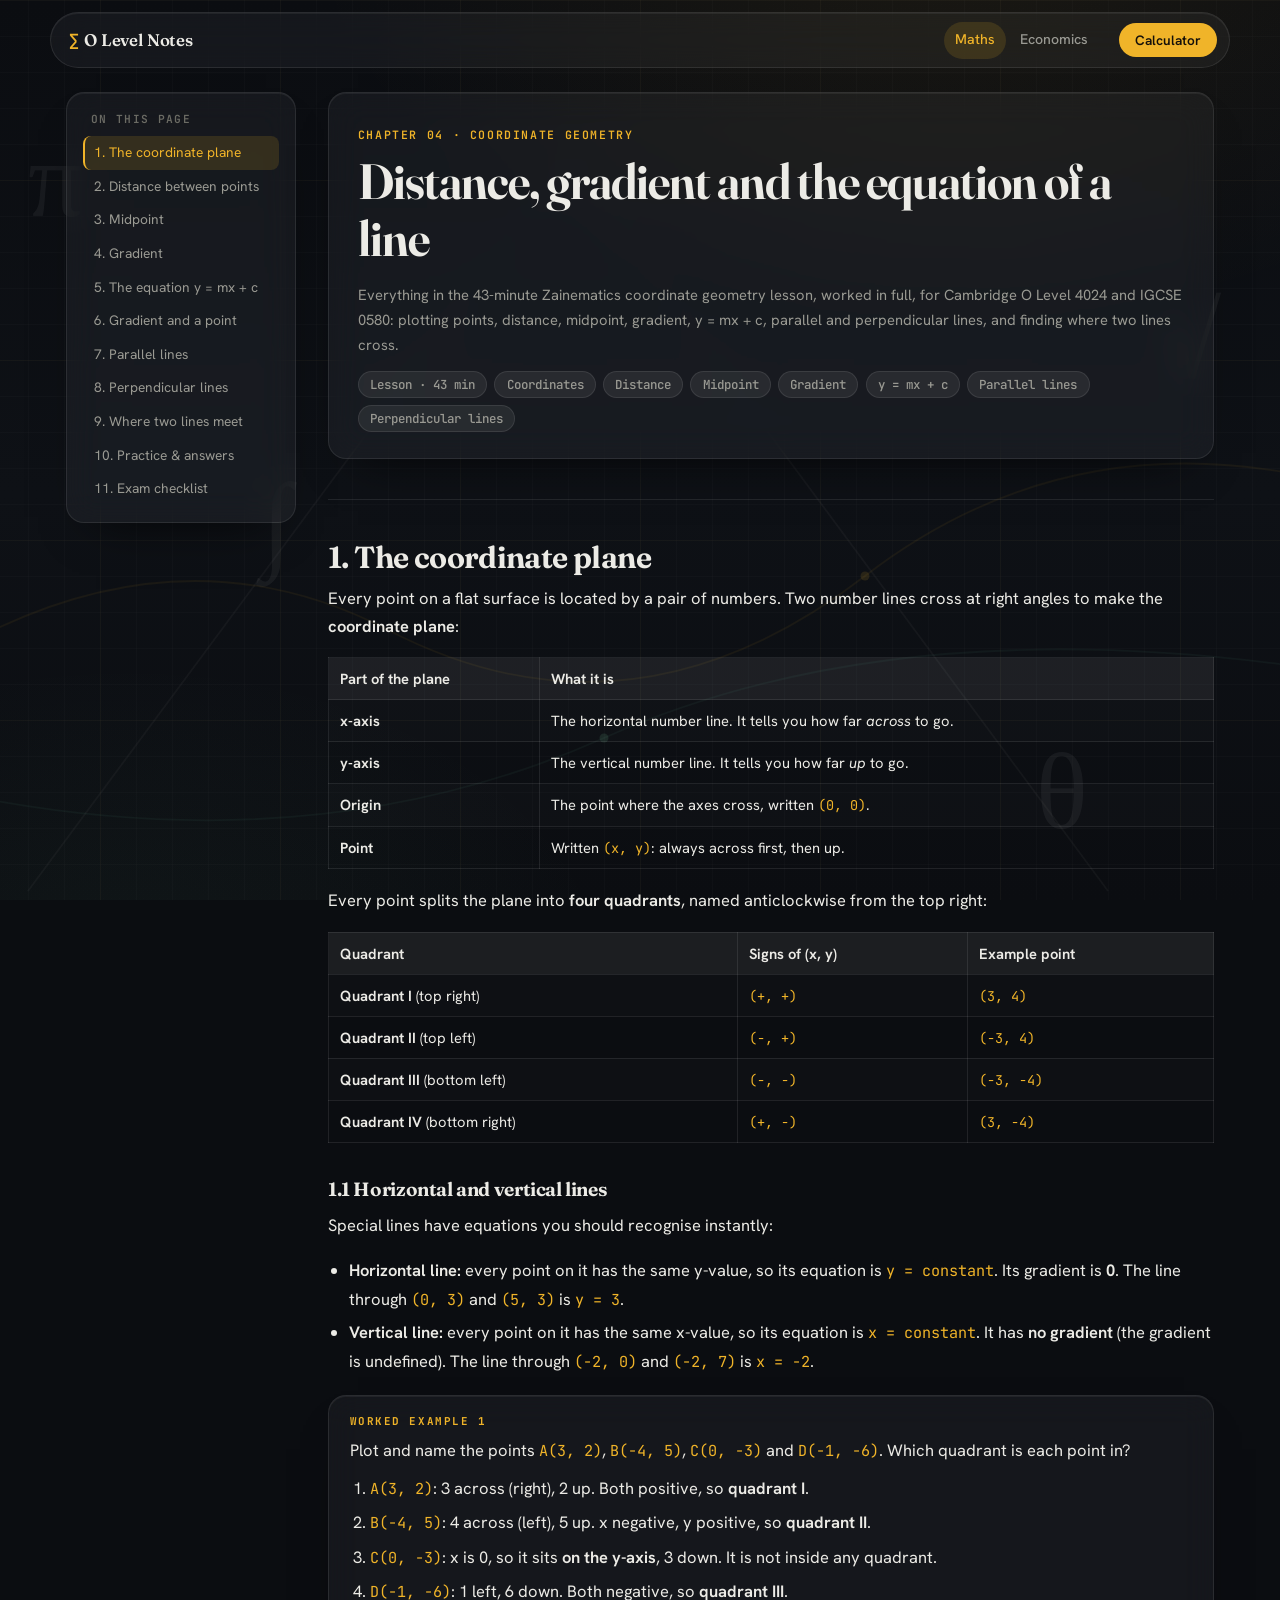
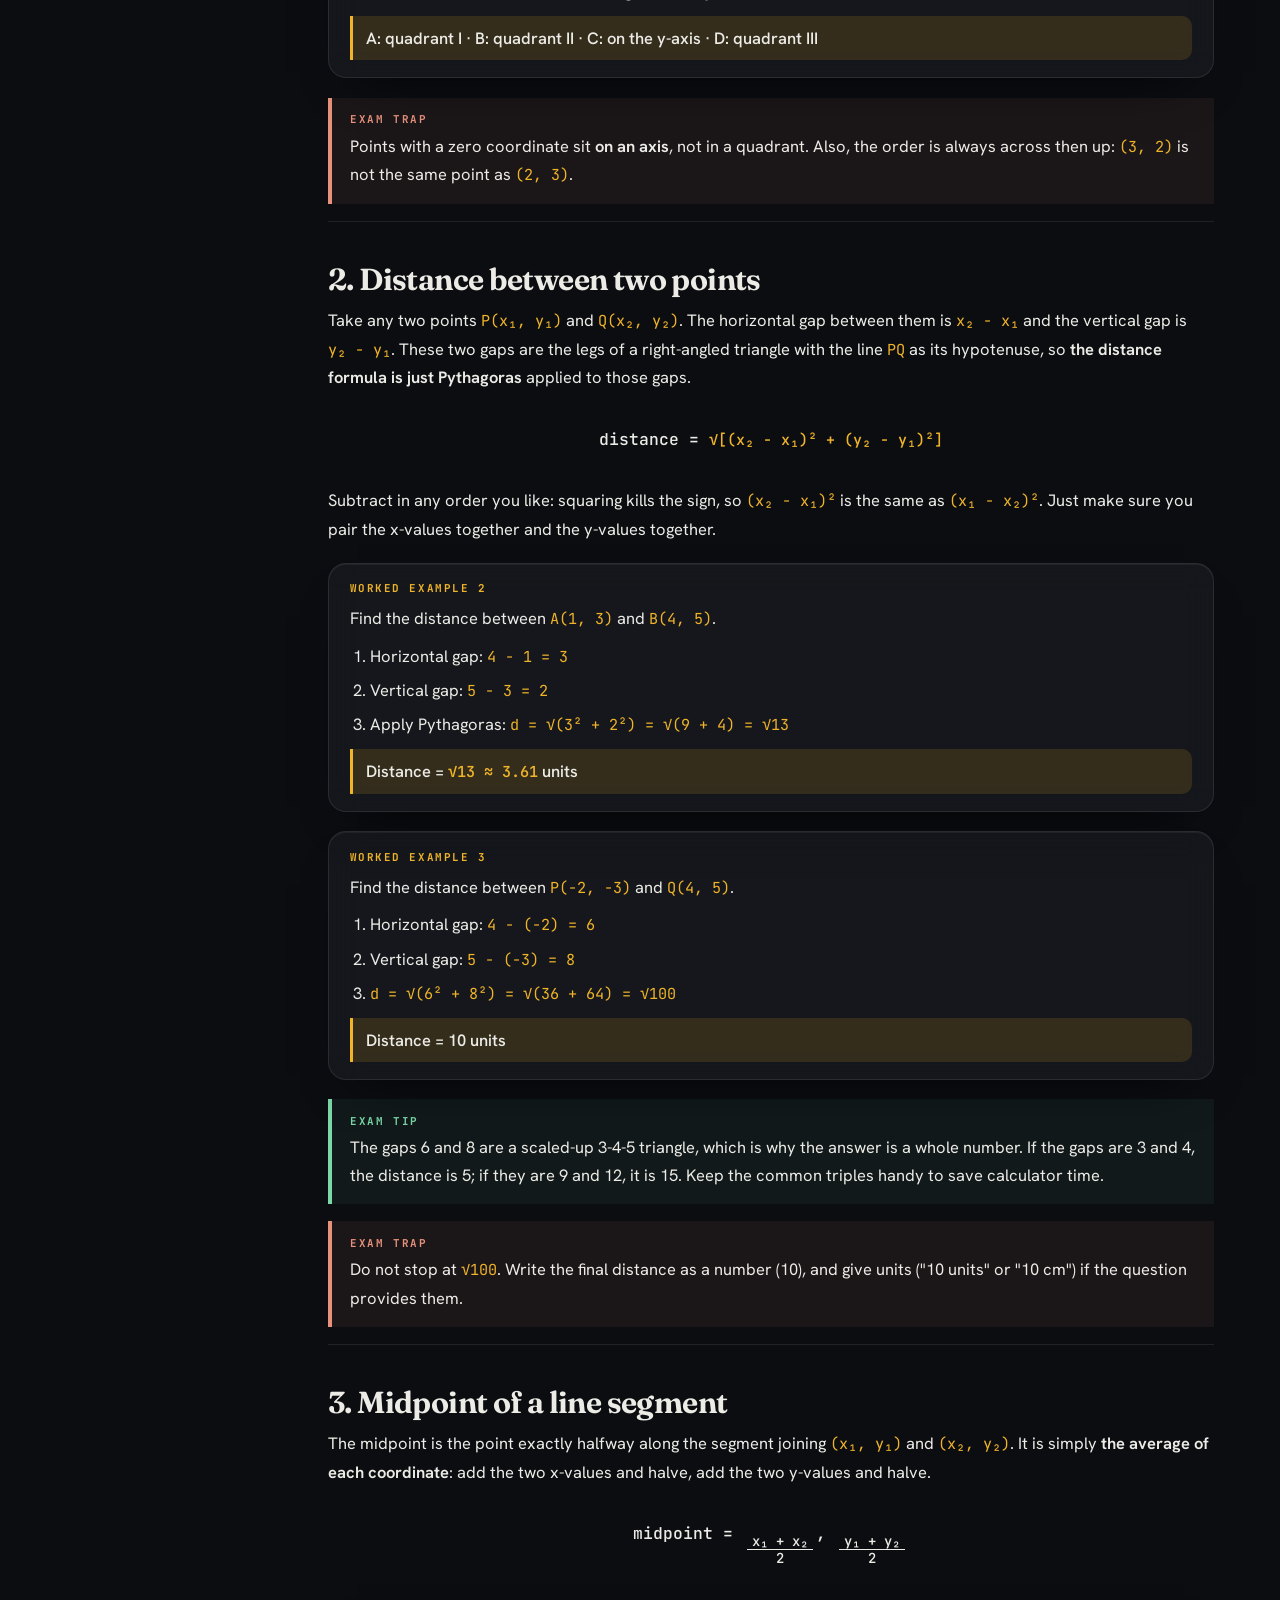
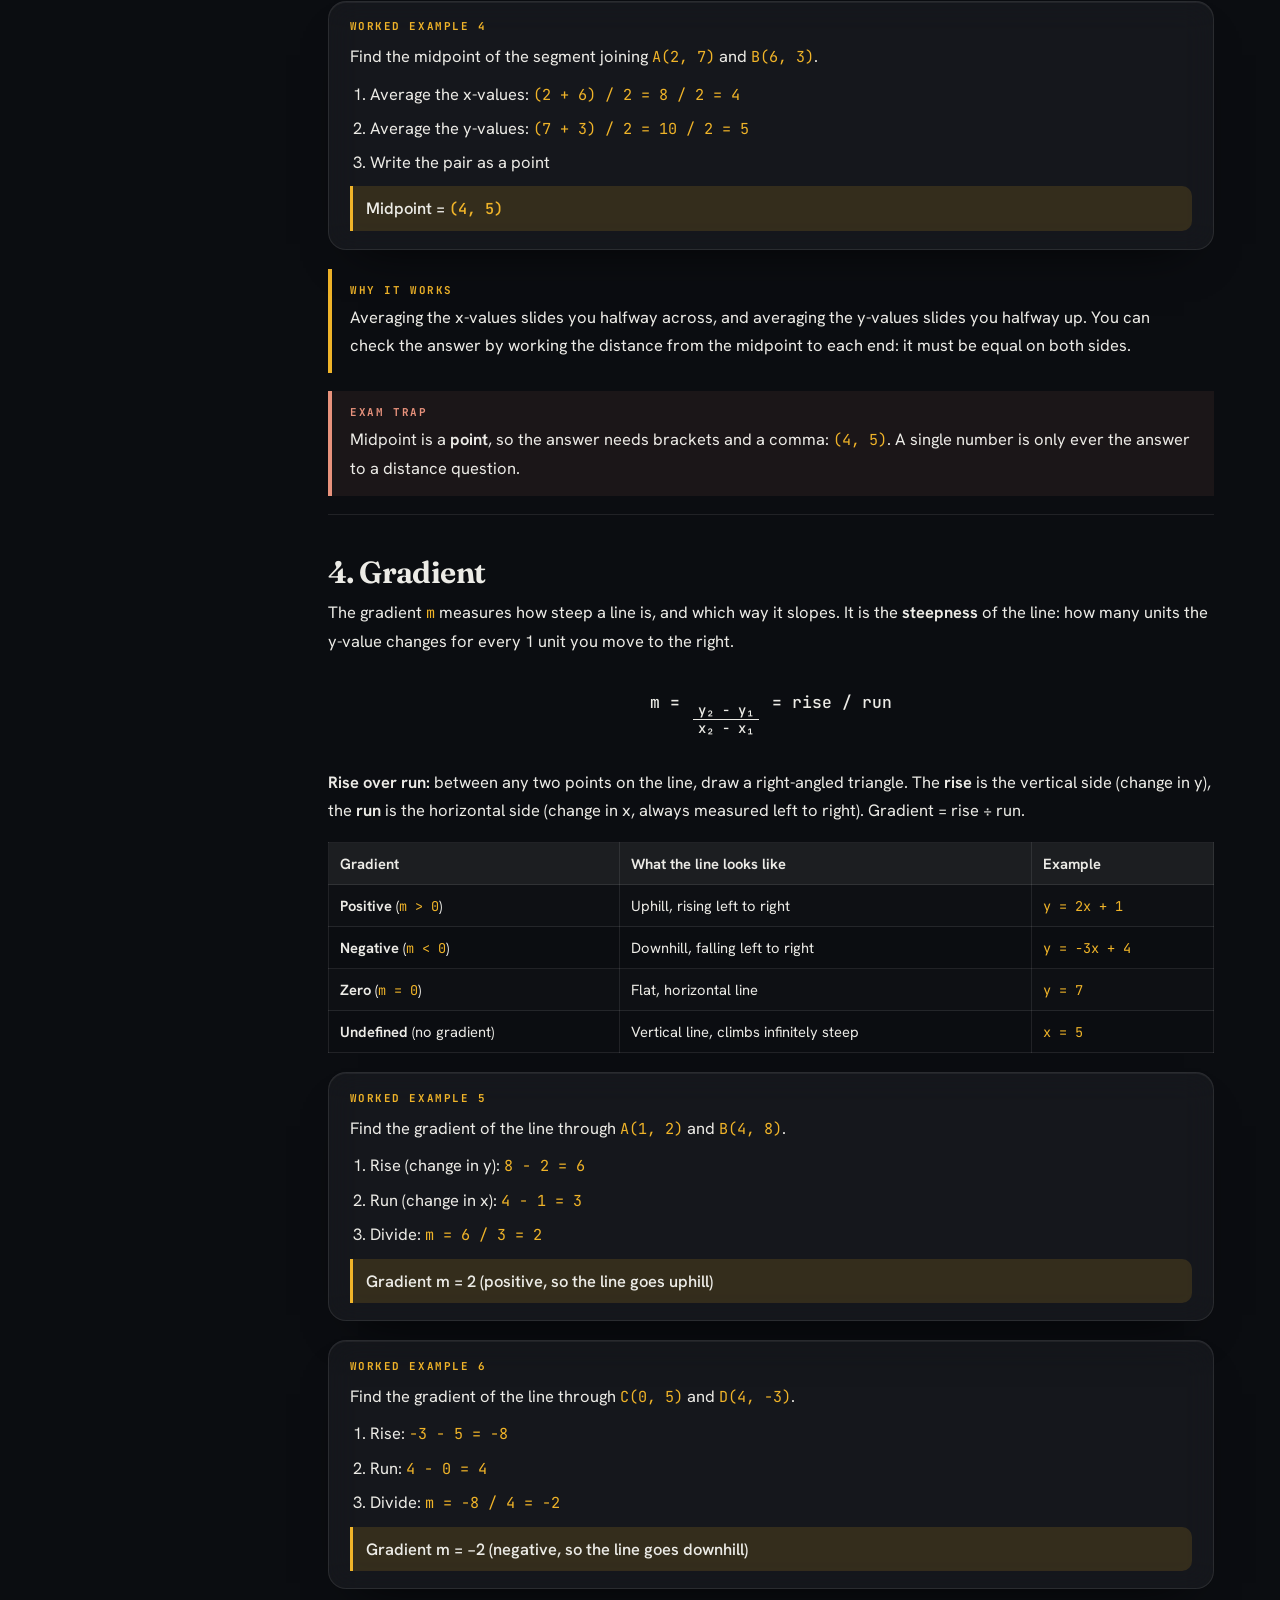
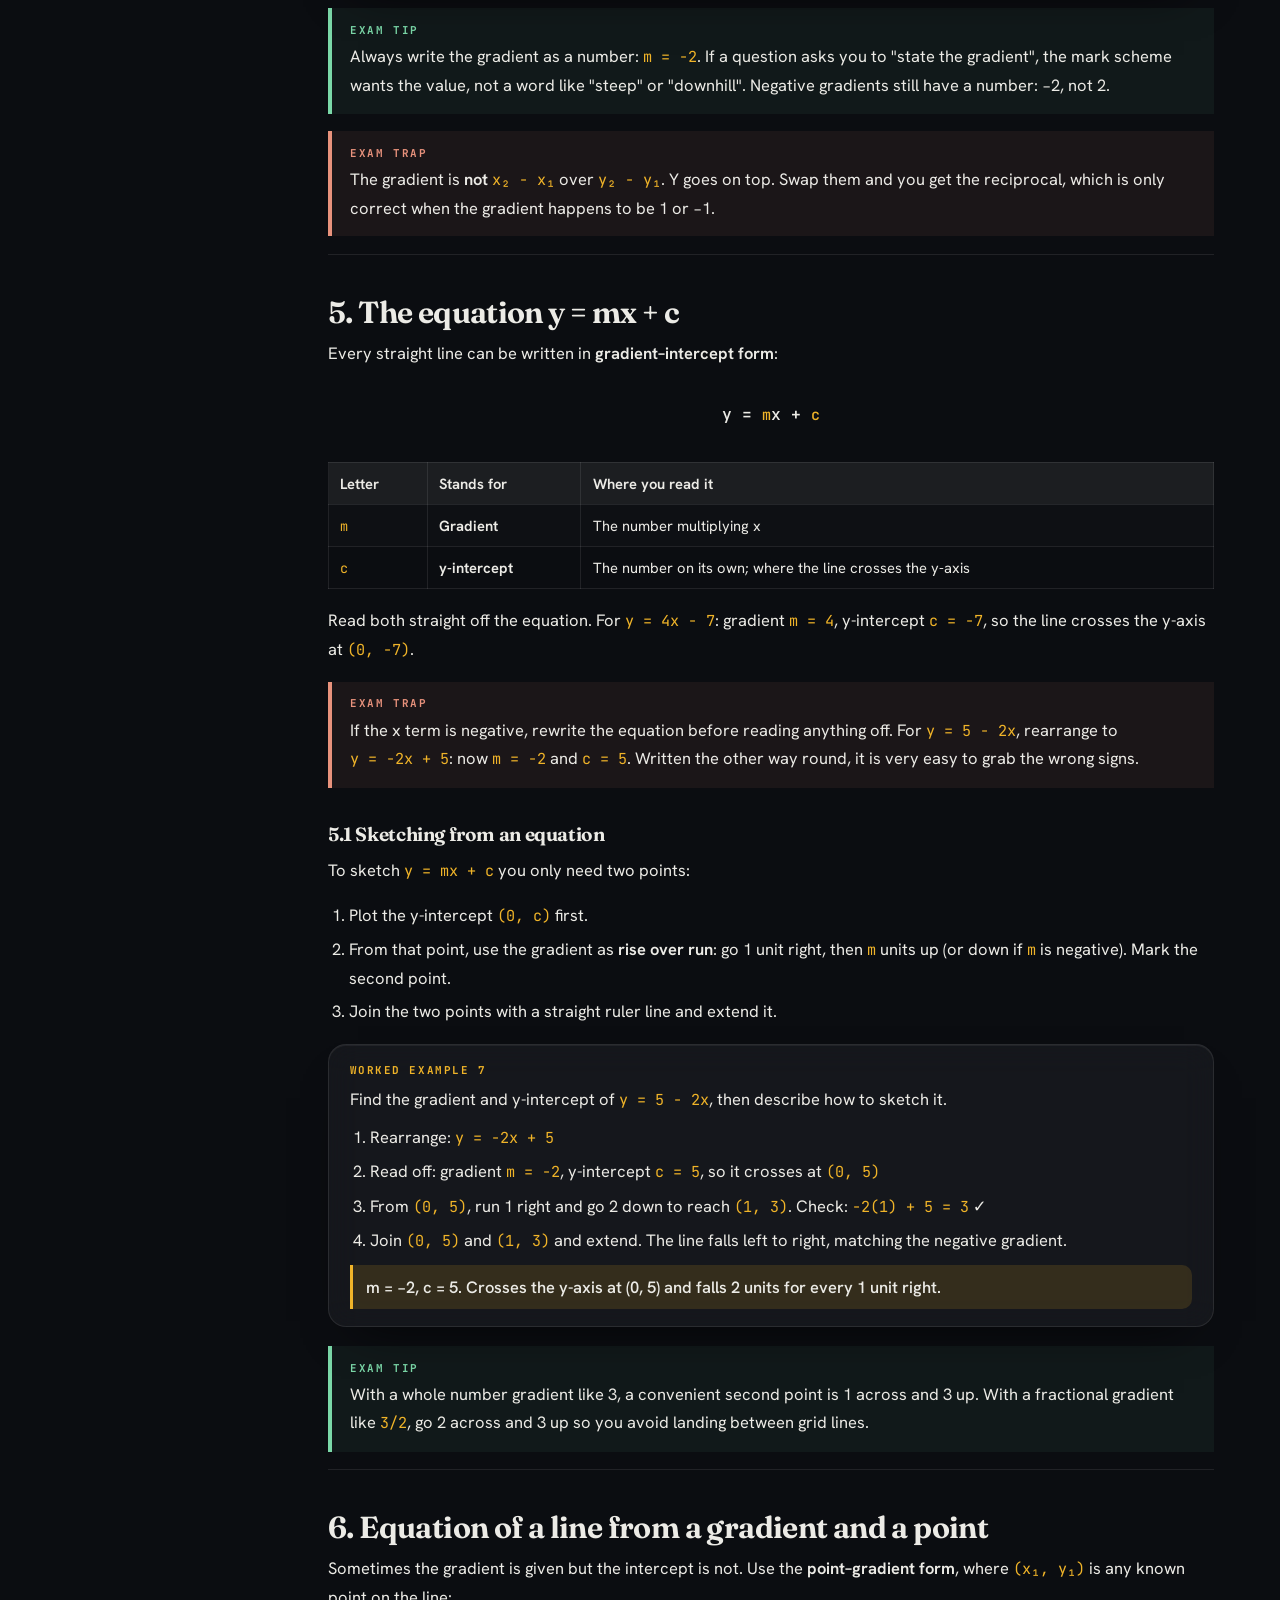
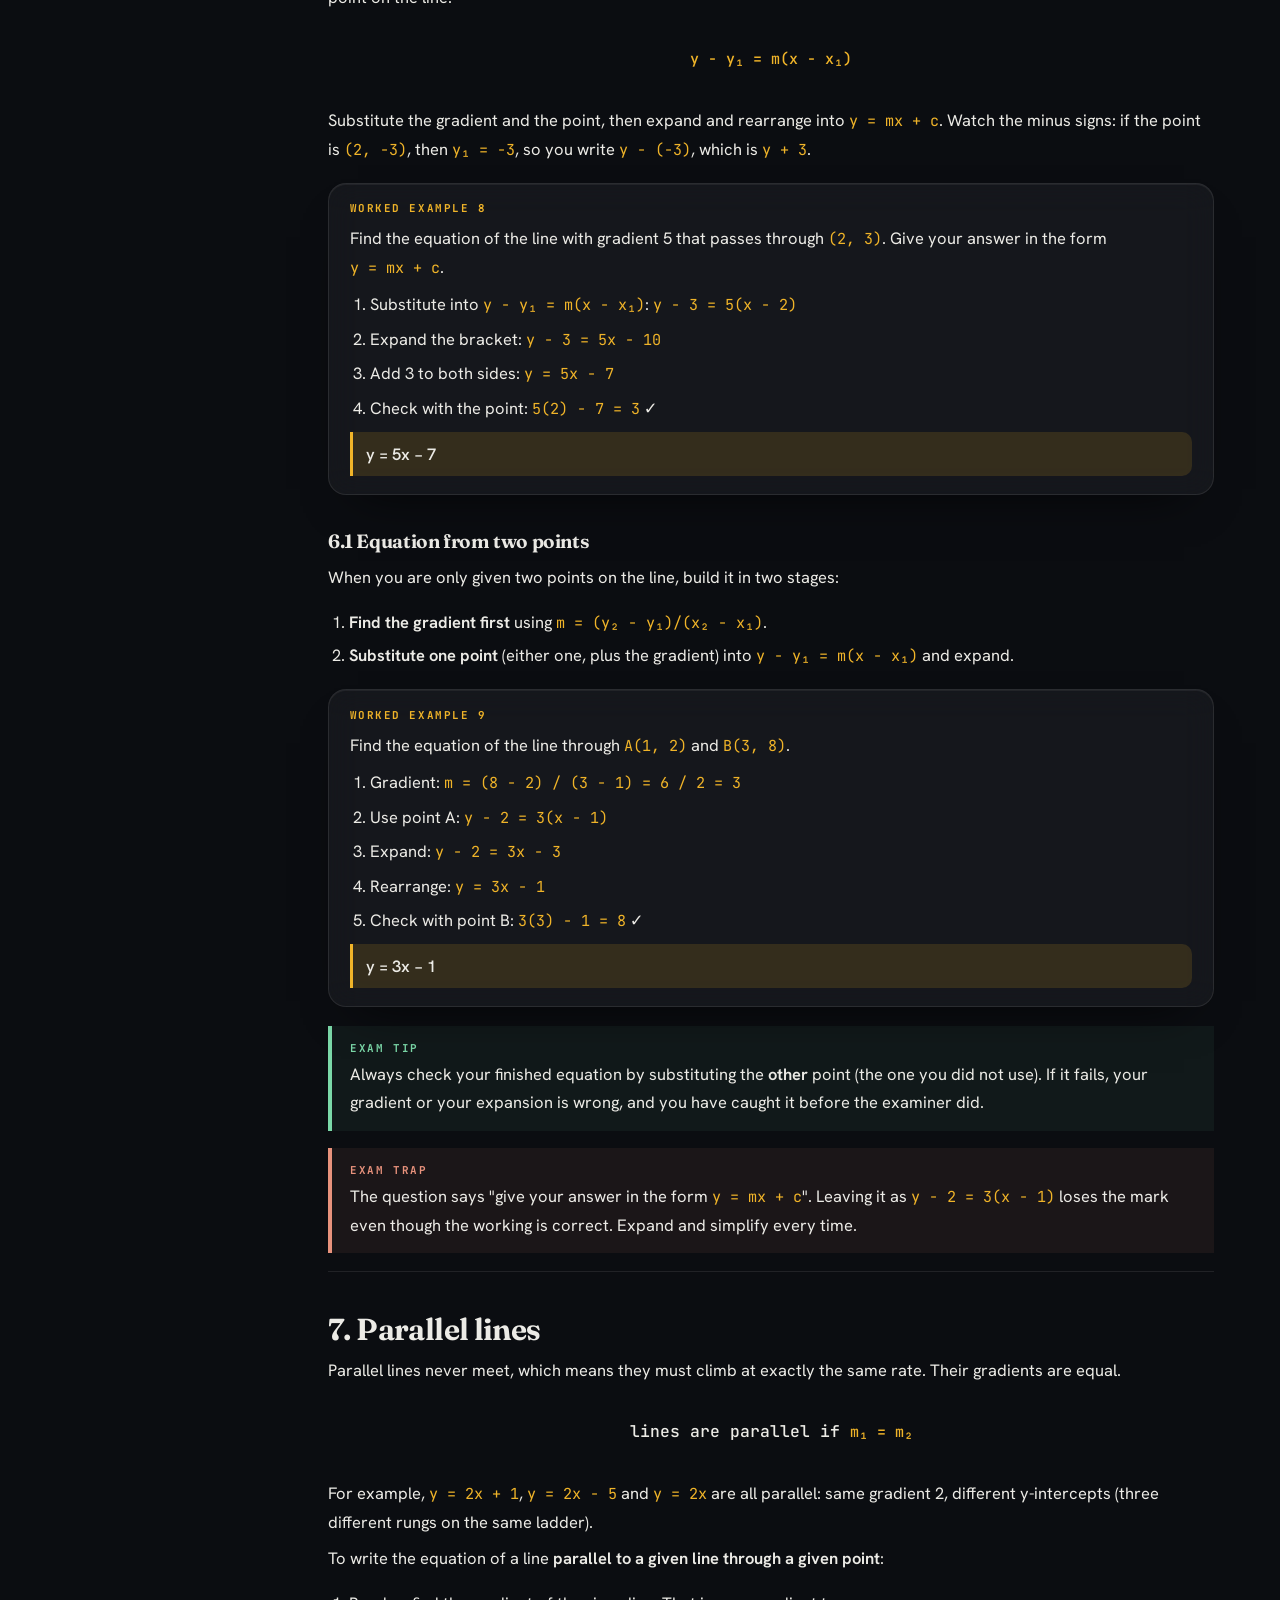
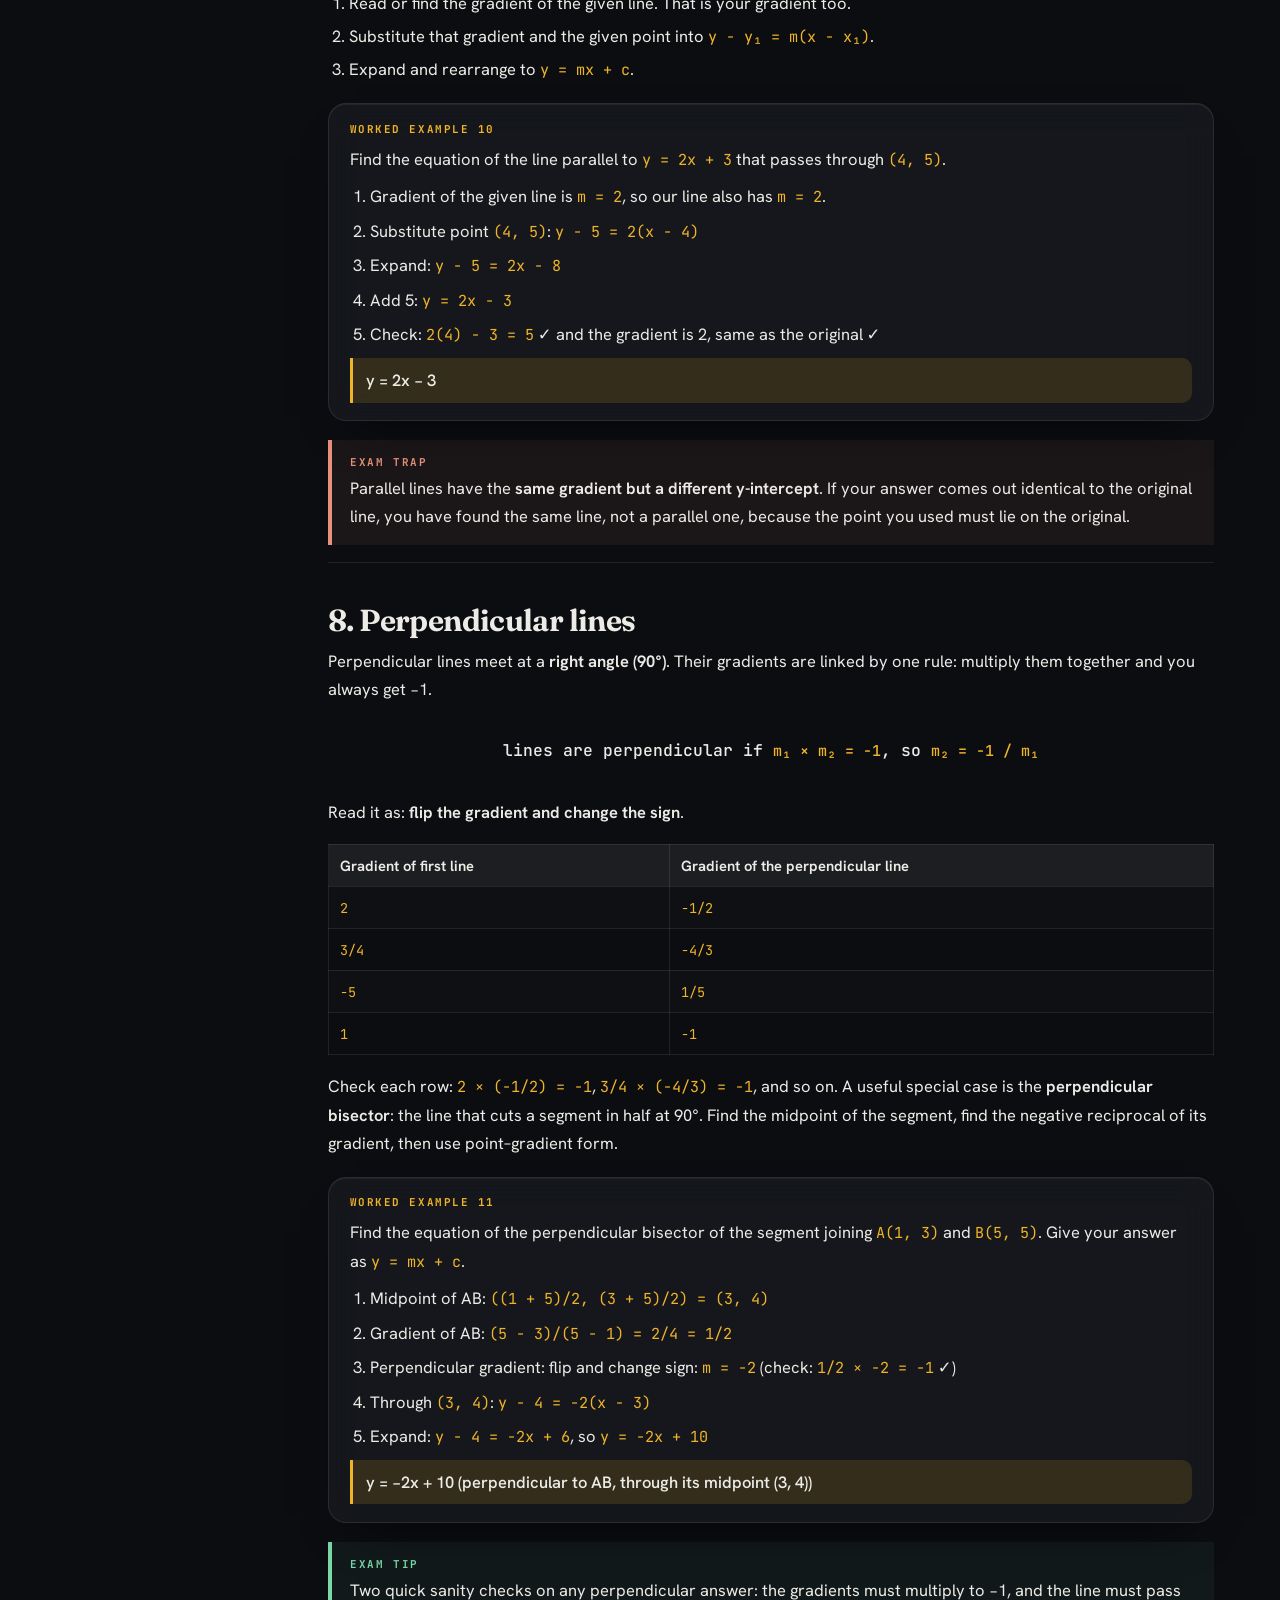
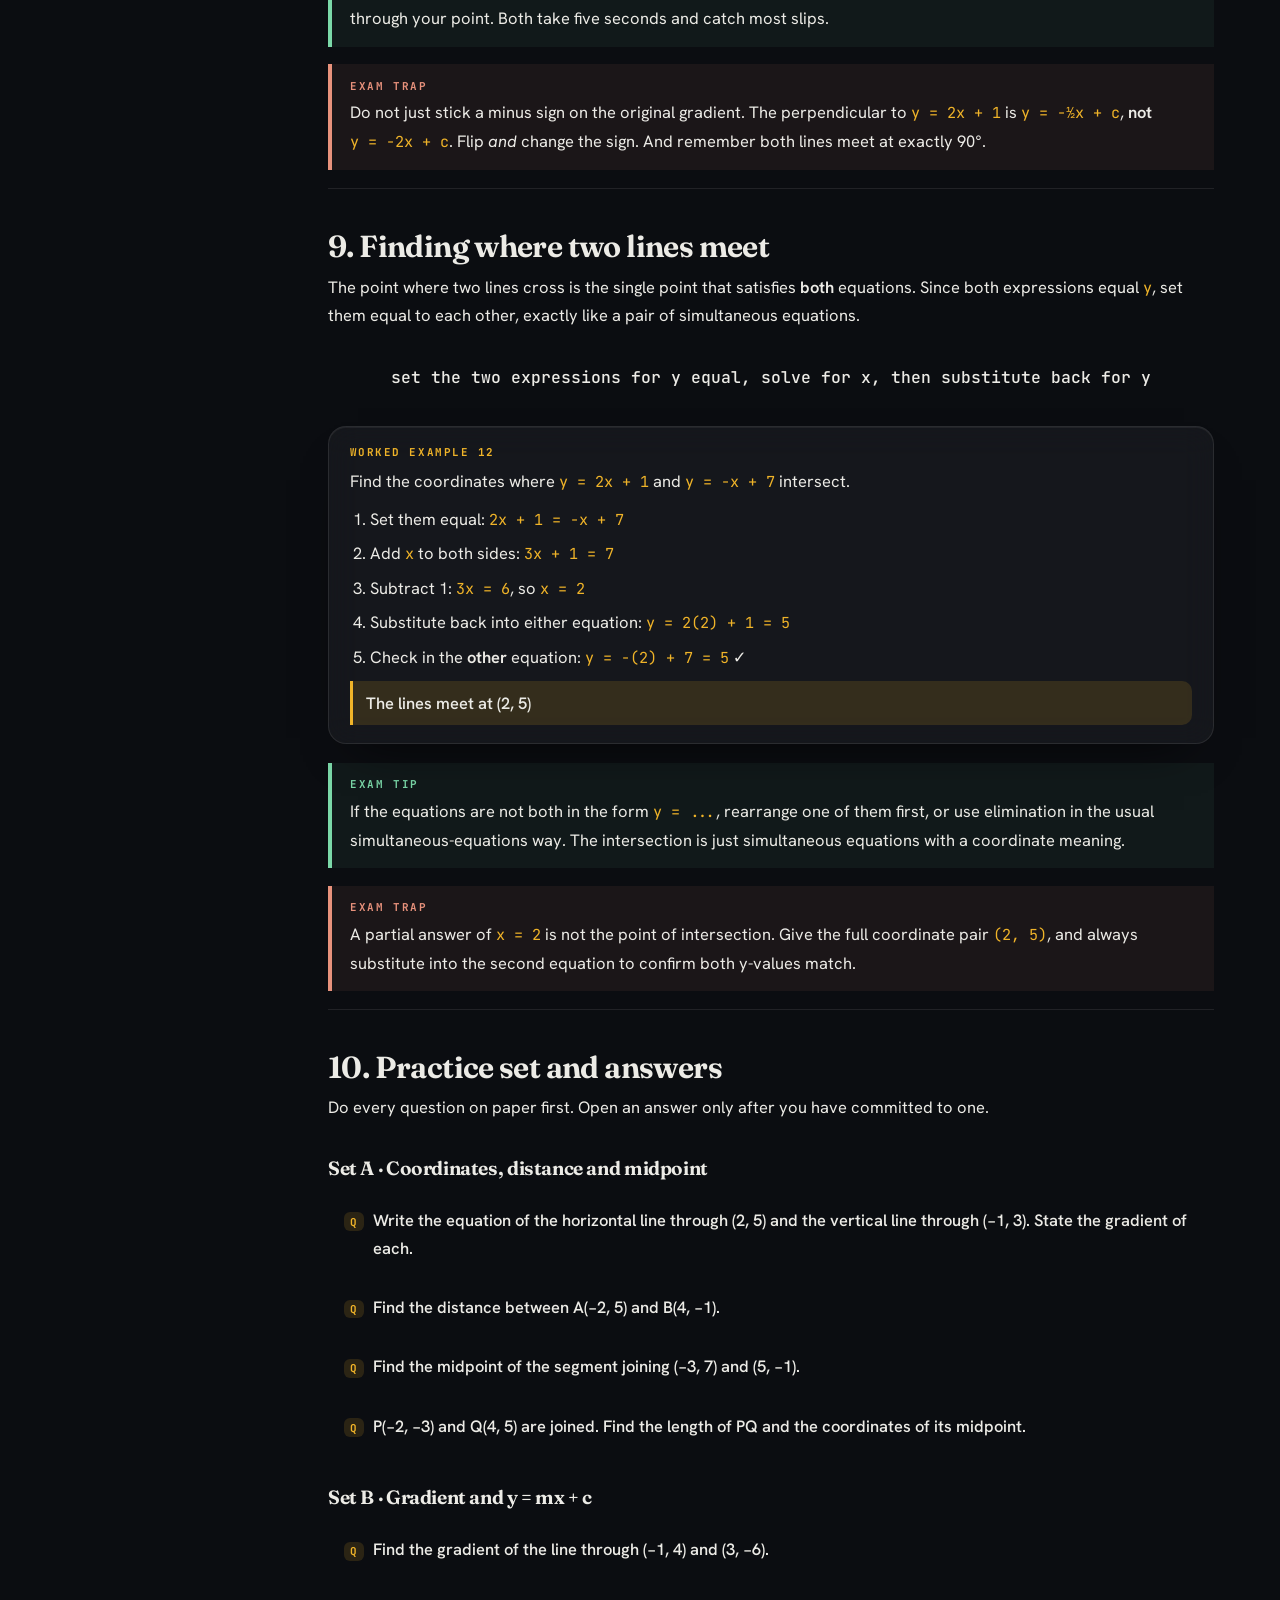
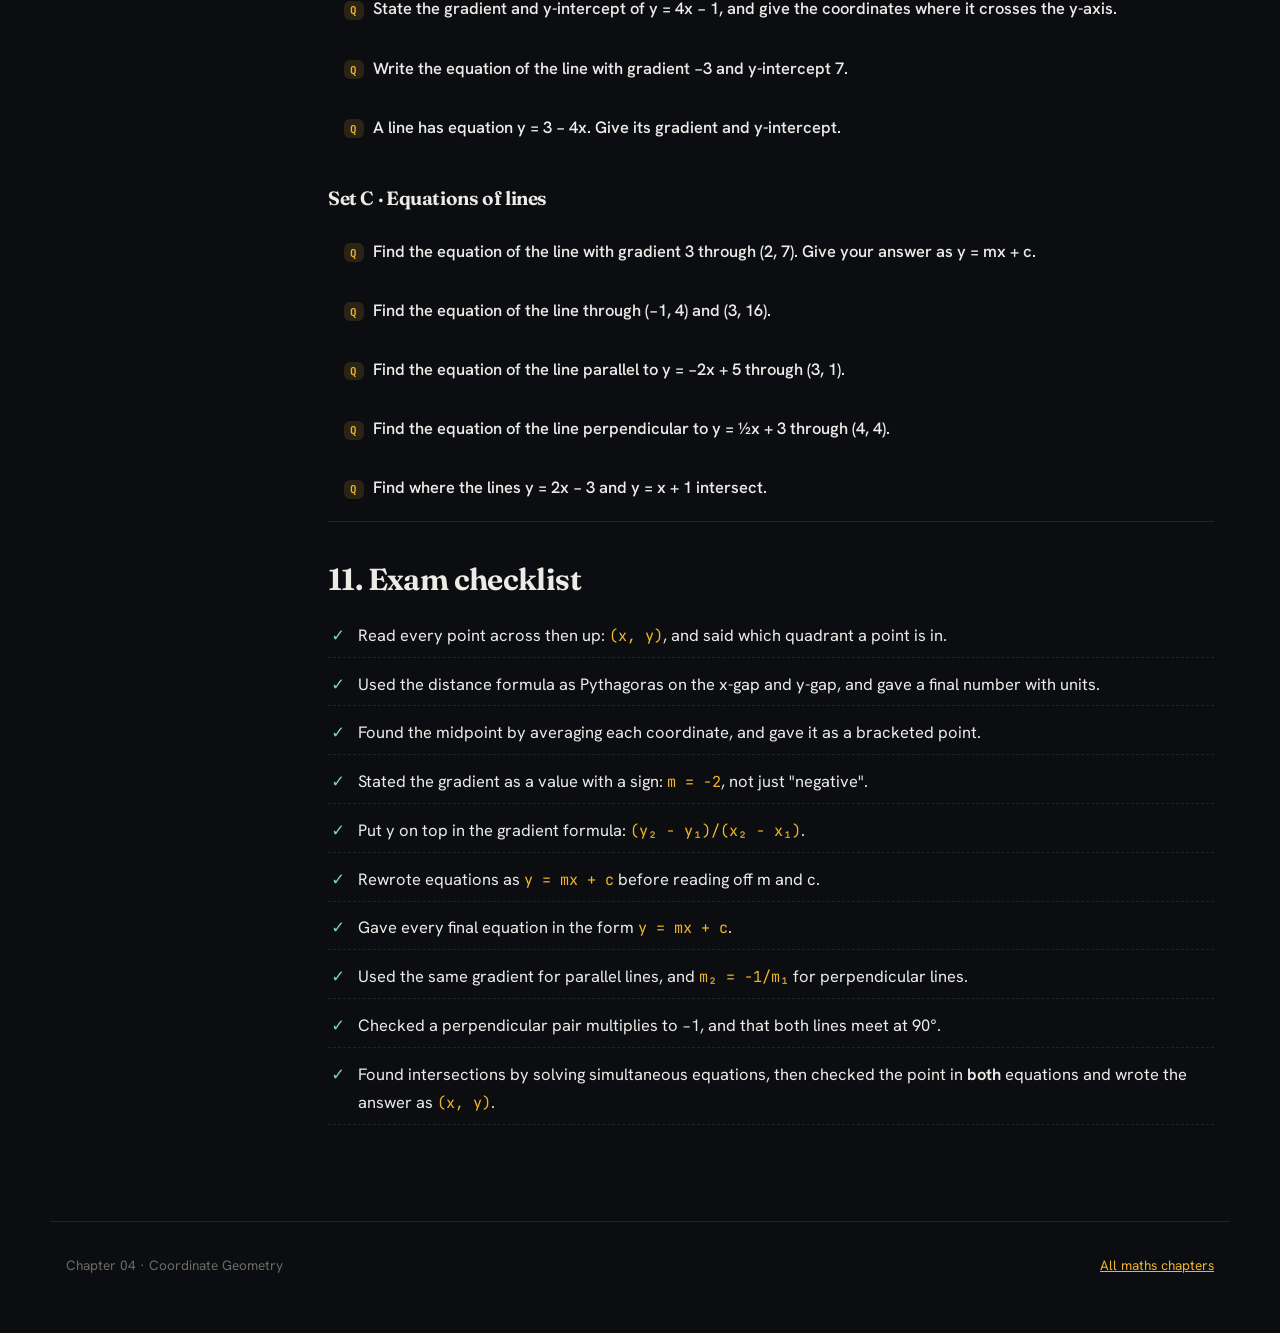
<file: coordinate-geometry.html>
<!DOCTYPE html>
<html lang="en">
<head>
<meta charset="UTF-8">
<meta name="viewport" content="width=device-width, initial-scale=1.0">
<title>Coordinate Geometry · Maths Notes</title>
<meta name="description" content="O Level coordinate geometry notes: the coordinate plane, distance, midpoint, gradient, y = mx + c, parallel and perpendicular lines, and where two lines meet.">
<link rel="preconnect" href="https://fonts.googleapis.com">
<link rel="preconnect" href="https://fonts.gstatic.com" crossorigin>
<link href="https://fonts.googleapis.com/css2?family=Fraunces:opsz,wght@9..144,500;9..144,650;9..144,750&family=Hanken+Grotesk:wght@400;500;600;700&family=JetBrains+Mono:wght@400;500;700&display=swap" rel="stylesheet">
<link rel="stylesheet" href="css/site.css?v=2">
</head>
<body>

<header class="nav glass">
  <a class="brand" href="index.html"><span class="mark">∑</span><span class="word">O Level Notes</span></a>
  <nav class="nav-links">
    <a href="maths.html" aria-current="page">Maths</a>
    <a href="economics.html">Economics</a>
  </nav>
  <button class="nav-calc" data-calc-open>Calculator</button>
</header>

<div class="page">
<aside class="toc glass" aria-label="Chapter contents">
  <div class="toc-title">On this page</div>
  <a href="#basics">1. The coordinate plane</a>
  <a href="#distance">2. Distance between points</a>
  <a href="#midpoint">3. Midpoint</a>
  <a href="#gradient">4. Gradient</a>
  <a href="#ymxc">5. The equation y = mx + c</a>
  <a href="#pointgradient">6. Gradient and a point</a>
  <a href="#parallel">7. Parallel lines</a>
  <a href="#perpendicular">8. Perpendicular lines</a>
  <a href="#intersection">9. Where two lines meet</a>
  <a href="#practice">10. Practice &amp; answers</a>
  <a href="#checklist">11. Exam checklist</a>
</aside>

<main class="chapter">
  <div class="chapter-hero glass" data-reveal>
    <span class="eyebrow">Chapter 04 · Coordinate Geometry</span>
    <h1>Distance, gradient and the equation of a line</h1>
    <p class="meta">Everything in the 43-minute Zainematics coordinate geometry lesson, worked in full, for Cambridge O Level 4024 and IGCSE 0580: plotting points, distance, midpoint, gradient, y = mx + c, parallel and perpendicular lines, and finding where two lines cross.</p>
    <div class="chips">
      <a class="chip" href="https://www.youtube.com/watch?v=pCQ87WQWaQg">Lesson · 43 min</a>
      <a class="chip" href="https://www.youtube.com/watch?v=pCQ87WQWaQg">Coordinates</a>
      <a class="chip" href="https://www.youtube.com/watch?v=pCQ87WQWaQg">Distance</a>
      <a class="chip" href="https://www.youtube.com/watch?v=pCQ87WQWaQg">Midpoint</a>
      <a class="chip" href="https://www.youtube.com/watch?v=pCQ87WQWaQg">Gradient</a>
      <a class="chip" href="https://www.youtube.com/watch?v=pCQ87WQWaQg">y = mx + c</a>
      <a class="chip" href="https://www.youtube.com/watch?v=pCQ87WQWaQg">Parallel lines</a>
      <a class="chip" href="https://www.youtube.com/watch?v=pCQ87WQWaQg">Perpendicular lines</a>
    </div>
  </div>

  <section id="basics" data-reveal>
    <h2>1. The coordinate plane</h2>
    <p>Every point on a flat surface is located by a pair of numbers. Two number lines cross at right angles to make the <strong>coordinate plane</strong>:</p>
    <table>
      <tr><th>Part of the plane</th><th>What it is</th></tr>
      <tr><td><strong>x-axis</strong></td><td>The horizontal number line. It tells you how far <em>across</em> to go.</td></tr>
      <tr><td><strong>y-axis</strong></td><td>The vertical number line. It tells you how far <em>up</em> to go.</td></tr>
      <tr><td><strong>Origin</strong></td><td>The point where the axes cross, written <span class="m">(0, 0)</span>.</td></tr>
      <tr><td><strong>Point</strong></td><td>Written <span class="m">(x, y)</span>: always across first, then up.</td></tr>
    </table>
    <p>Every point splits the plane into <strong>four quadrants</strong>, named anticlockwise from the top right:</p>
    <table>
      <tr><th>Quadrant</th><th>Signs of (x, y)</th><th>Example point</th></tr>
      <tr><td><strong>Quadrant I</strong> (top right)</td><td><span class="m">(+, +)</span></td><td><span class="m">(3, 4)</span></td></tr>
      <tr><td><strong>Quadrant II</strong> (top left)</td><td><span class="m">(−, +)</span></td><td><span class="m">(−3, 4)</span></td></tr>
      <tr><td><strong>Quadrant III</strong> (bottom left)</td><td><span class="m">(−, −)</span></td><td><span class="m">(−3, −4)</span></td></tr>
      <tr><td><strong>Quadrant IV</strong> (bottom right)</td><td><span class="m">(+, −)</span></td><td><span class="m">(3, −4)</span></td></tr>
    </table>
    <h3>1.1 Horizontal and vertical lines</h3>
    <p>Special lines have equations you should recognise instantly:</p>
    <ul>
      <li><strong>Horizontal line:</strong> every point on it has the same y-value, so its equation is <span class="m">y = constant</span>. Its gradient is <strong>0</strong>. The line through <span class="m">(0, 3)</span> and <span class="m">(5, 3)</span> is <span class="m">y = 3</span>.</li>
      <li><strong>Vertical line:</strong> every point on it has the same x-value, so its equation is <span class="m">x = constant</span>. It has <strong>no gradient</strong> (the gradient is undefined). The line through <span class="m">(−2, 0)</span> and <span class="m">(−2, 7)</span> is <span class="m">x = −2</span>.</li>
    </ul>
    <div class="example glass">
      <span class="label">Worked example 1</span>
      <p>Plot and name the points <span class="m">A(3, 2)</span>, <span class="m">B(−4, 5)</span>, <span class="m">C(0, −3)</span> and <span class="m">D(−1, −6)</span>. Which quadrant is each point in?</p>
      <ol class="steps">
        <li><span class="m">A(3, 2)</span>: 3 across (right), 2 up. Both positive, so <strong>quadrant I</strong>.</li>
        <li><span class="m">B(−4, 5)</span>: 4 across (left), 5 up. x negative, y positive, so <strong>quadrant II</strong>.</li>
        <li><span class="m">C(0, −3)</span>: x is 0, so it sits <strong>on the y-axis</strong>, 3 down. It is not inside any quadrant.</li>
        <li><span class="m">D(−1, −6)</span>: 1 left, 6 down. Both negative, so <strong>quadrant III</strong>.</li>
      </ol>
      <p class="answer">A: quadrant I · B: quadrant II · C: on the y-axis · D: quadrant III</p>
    </div>
    <div class="box warn"><span class="label">Exam trap</span>Points with a zero coordinate sit <strong>on an axis</strong>, not in a quadrant. Also, the order is always across then up: <span class="m">(3, 2)</span> is not the same point as <span class="m">(2, 3)</span>.</div>
  </section>

  <section id="distance" data-reveal>
    <h2>2. Distance between two points</h2>
    <p>Take any two points <span class="m">P(x₁, y₁)</span> and <span class="m">Q(x₂, y₂)</span>. The horizontal gap between them is <span class="m">x₂ − x₁</span> and the vertical gap is <span class="m">y₂ − y₁</span>. These two gaps are the legs of a right-angled triangle with the line <span class="m">PQ</span> as its hypotenuse, so <strong>the distance formula is just Pythagoras</strong> applied to those gaps.</p>
    <div class="formula"><code>distance = <span class="m">√[(x₂ − x₁)² + (y₂ − y₁)²]</span></code></div>
    <p>Subtract in any order you like: squaring kills the sign, so <span class="m">(x₂ − x₁)²</span> is the same as <span class="m">(x₁ − x₂)²</span>. Just make sure you pair the x-values together and the y-values together.</p>
    <div class="example glass">
      <span class="label">Worked example 2</span>
      <p>Find the distance between <span class="m">A(1, 3)</span> and <span class="m">B(4, 5)</span>.</p>
      <ol class="steps">
        <li>Horizontal gap: <span class="m">4 − 1 = 3</span></li>
        <li>Vertical gap: <span class="m">5 − 3 = 2</span></li>
        <li>Apply Pythagoras: <span class="m">d = √(3² + 2²) = √(9 + 4) = √13</span></li>
      </ol>
      <p class="answer">Distance = <span class="m">√13 ≈ 3.61</span> units</p>
    </div>
    <div class="example glass">
      <span class="label">Worked example 3</span>
      <p>Find the distance between <span class="m">P(−2, −3)</span> and <span class="m">Q(4, 5)</span>.</p>
      <ol class="steps">
        <li>Horizontal gap: <span class="m">4 − (−2) = 6</span></li>
        <li>Vertical gap: <span class="m">5 − (−3) = 8</span></li>
        <li><span class="m">d = √(6² + 8²) = √(36 + 64) = √100</span></li>
      </ol>
      <p class="answer">Distance = 10 units</p>
    </div>
    <div class="box good"><span class="label">Exam tip</span>The gaps 6 and 8 are a scaled-up 3-4-5 triangle, which is why the answer is a whole number. If the gaps are 3 and 4, the distance is 5; if they are 9 and 12, it is 15. Keep the common triples handy to save calculator time.</div>
    <div class="box warn"><span class="label">Exam trap</span>Do not stop at <span class="m">√100</span>. Write the final distance as a number (10), and give units ("10 units" or "10 cm") if the question provides them.</div>
  </section>

  <section id="midpoint" data-reveal>
    <h2>3. Midpoint of a line segment</h2>
    <p>The midpoint is the point exactly halfway along the segment joining <span class="m">(x₁, y₁)</span> and <span class="m">(x₂, y₂)</span>. It is simply <strong>the average of each coordinate</strong>: add the two x-values and halve, add the two y-values and halve.</p>
    <div class="formula"><code>midpoint = <span class="frac"><span>x₁ + x₂</span><span>2</span></span>, <span class="frac"><span>y₁ + y₂</span><span>2</span></span></code></div>
    <div class="example glass">
      <span class="label">Worked example 4</span>
      <p>Find the midpoint of the segment joining <span class="m">A(2, 7)</span> and <span class="m">B(6, 3)</span>.</p>
      <ol class="steps">
        <li>Average the x-values: <span class="m">(2 + 6) / 2 = 8 / 2 = 4</span></li>
        <li>Average the y-values: <span class="m">(7 + 3) / 2 = 10 / 2 = 5</span></li>
        <li>Write the pair as a point</li>
      </ol>
      <p class="answer">Midpoint = <span class="m">(4, 5)</span></p>
    </div>
    <div class="box"><span class="label">Why it works</span>Averaging the x-values slides you halfway across, and averaging the y-values slides you halfway up. You can check the answer by working the distance from the midpoint to each end: it must be equal on both sides.</div>
    <div class="box warn"><span class="label">Exam trap</span>Midpoint is a <strong>point</strong>, so the answer needs brackets and a comma: <span class="m">(4, 5)</span>. A single number is only ever the answer to a distance question.</div>
  </section>

  <section id="gradient" data-reveal>
    <h2>4. Gradient</h2>
    <p>The gradient <span class="m">m</span> measures how steep a line is, and which way it slopes. It is the <strong>steepness</strong> of the line: how many units the y-value changes for every 1 unit you move to the right.</p>
    <div class="formula"><code>m = <span class="frac"><span>y₂ − y₁</span><span>x₂ − x₁</span></span> = rise / run</code></div>
    <p><strong>Rise over run:</strong> between any two points on the line, draw a right-angled triangle. The <strong>rise</strong> is the vertical side (change in y), the <strong>run</strong> is the horizontal side (change in x, always measured left to right). Gradient = rise ÷ run.</p>
    <table>
      <tr><th>Gradient</th><th>What the line looks like</th><th>Example</th></tr>
      <tr><td><strong>Positive</strong> (<span class="m">m &gt; 0</span>)</td><td>Uphill, rising left to right</td><td><span class="m">y = 2x + 1</span></td></tr>
      <tr><td><strong>Negative</strong> (<span class="m">m &lt; 0</span>)</td><td>Downhill, falling left to right</td><td><span class="m">y = −3x + 4</span></td></tr>
      <tr><td><strong>Zero</strong> (<span class="m">m = 0</span>)</td><td>Flat, horizontal line</td><td><span class="m">y = 7</span></td></tr>
      <tr><td><strong>Undefined</strong> (no gradient)</td><td>Vertical line, climbs infinitely steep</td><td><span class="m">x = 5</span></td></tr>
    </table>
    <div class="example glass">
      <span class="label">Worked example 5</span>
      <p>Find the gradient of the line through <span class="m">A(1, 2)</span> and <span class="m">B(4, 8)</span>.</p>
      <ol class="steps">
        <li>Rise (change in y): <span class="m">8 − 2 = 6</span></li>
        <li>Run (change in x): <span class="m">4 − 1 = 3</span></li>
        <li>Divide: <span class="m">m = 6 / 3 = 2</span></li>
      </ol>
      <p class="answer">Gradient m = 2 (positive, so the line goes uphill)</p>
    </div>
    <div class="example glass">
      <span class="label">Worked example 6</span>
      <p>Find the gradient of the line through <span class="m">C(0, 5)</span> and <span class="m">D(4, −3)</span>.</p>
      <ol class="steps">
        <li>Rise: <span class="m">−3 − 5 = −8</span></li>
        <li>Run: <span class="m">4 − 0 = 4</span></li>
        <li>Divide: <span class="m">m = −8 / 4 = −2</span></li>
      </ol>
      <p class="answer">Gradient m = −2 (negative, so the line goes downhill)</p>
    </div>
    <div class="box good"><span class="label">Exam tip</span>Always write the gradient as a number: <span class="m">m = −2</span>. If a question asks you to "state the gradient", the mark scheme wants the value, not a word like "steep" or "downhill". Negative gradients still have a number: −2, not 2.</div>
    <div class="box warn"><span class="label">Exam trap</span>The gradient is <strong>not</strong> <span class="m">x₂ − x₁</span> over <span class="m">y₂ − y₁</span>. Y goes on top. Swap them and you get the reciprocal, which is only correct when the gradient happens to be 1 or −1.</div>
  </section>

  <section id="ymxc" data-reveal>
    <h2>5. The equation y = mx + c</h2>
    <p>Every straight line can be written in <strong>gradient–intercept form</strong>:</p>
    <div class="formula"><code>y = <span class="m">m</span>x + <span class="m">c</span></code></div>
    <table>
      <tr><th>Letter</th><th>Stands for</th><th>Where you read it</th></tr>
      <tr><td><span class="m">m</span></td><td><strong>Gradient</strong></td><td>The number multiplying x</td></tr>
      <tr><td><span class="m">c</span></td><td><strong>y-intercept</strong></td><td>The number on its own; where the line crosses the y-axis</td></tr>
    </table>
    <p>Read both straight off the equation. For <span class="m">y = 4x − 7</span>: gradient <span class="m">m = 4</span>, y-intercept <span class="m">c = −7</span>, so the line crosses the y-axis at <span class="m">(0, −7)</span>.</p>
    <div class="box warn"><span class="label">Exam trap</span>If the x term is negative, rewrite the equation before reading anything off. For <span class="m">y = 5 − 2x</span>, rearrange to <span class="m">y = −2x + 5</span>: now <span class="m">m = −2</span> and <span class="m">c = 5</span>. Written the other way round, it is very easy to grab the wrong signs.</div>
    <h3>5.1 Sketching from an equation</h3>
    <p>To sketch <span class="m">y = mx + c</span> you only need two points:</p>
    <ol>
      <li>Plot the y-intercept <span class="m">(0, c)</span> first.</li>
      <li>From that point, use the gradient as <strong>rise over run</strong>: go 1 unit right, then <span class="m">m</span> units up (or down if <span class="m">m</span> is negative). Mark the second point.</li>
      <li>Join the two points with a straight ruler line and extend it.</li>
    </ol>
    <div class="example glass">
      <span class="label">Worked example 7</span>
      <p>Find the gradient and y-intercept of <span class="m">y = 5 − 2x</span>, then describe how to sketch it.</p>
      <ol class="steps">
        <li>Rearrange: <span class="m">y = −2x + 5</span></li>
        <li>Read off: gradient <span class="m">m = −2</span>, y-intercept <span class="m">c = 5</span>, so it crosses at <span class="m">(0, 5)</span></li>
        <li>From <span class="m">(0, 5)</span>, run 1 right and go 2 down to reach <span class="m">(1, 3)</span>. Check: <span class="m">−2(1) + 5 = 3</span> ✓</li>
        <li>Join <span class="m">(0, 5)</span> and <span class="m">(1, 3)</span> and extend. The line falls left to right, matching the negative gradient.</li>
      </ol>
      <p class="answer">m = −2, c = 5. Crosses the y-axis at (0, 5) and falls 2 units for every 1 unit right.</p>
    </div>
    <div class="box good"><span class="label">Exam tip</span>With a whole number gradient like 3, a convenient second point is 1 across and 3 up. With a fractional gradient like <span class="m">3/2</span>, go 2 across and 3 up so you avoid landing between grid lines.</div>
  </section>

  <section id="pointgradient" data-reveal>
    <h2>6. Equation of a line from a gradient and a point</h2>
    <p>Sometimes the gradient is given but the intercept is not. Use the <strong>point–gradient form</strong>, where <span class="m">(x₁, y₁)</span> is any known point on the line:</p>
    <div class="formula"><code><span class="m">y − y₁ = m(x − x₁)</span></code></div>
    <p>Substitute the gradient and the point, then expand and rearrange into <span class="m">y = mx + c</span>. Watch the minus signs: if the point is <span class="m">(2, −3)</span>, then <span class="m">y₁ = −3</span>, so you write <span class="m">y − (−3)</span>, which is <span class="m">y + 3</span>.</p>
    <div class="example glass">
      <span class="label">Worked example 8</span>
      <p>Find the equation of the line with gradient 5 that passes through <span class="m">(2, 3)</span>. Give your answer in the form <span class="m">y = mx + c</span>.</p>
      <ol class="steps">
        <li>Substitute into <span class="m">y − y₁ = m(x − x₁)</span>: <span class="m">y − 3 = 5(x − 2)</span></li>
        <li>Expand the bracket: <span class="m">y − 3 = 5x − 10</span></li>
        <li>Add 3 to both sides: <span class="m">y = 5x − 7</span></li>
        <li>Check with the point: <span class="m">5(2) − 7 = 3</span> ✓</li>
      </ol>
      <p class="answer">y = 5x − 7</p>
    </div>

    <h3>6.1 Equation from two points</h3>
    <p>When you are only given two points on the line, build it in two stages:</p>
    <ol>
      <li><strong>Find the gradient first</strong> using <span class="m">m = (y₂ − y₁)/(x₂ − x₁)</span>.</li>
      <li><strong>Substitute one point</strong> (either one, plus the gradient) into <span class="m">y − y₁ = m(x − x₁)</span> and expand.</li>
    </ol>
    <div class="example glass">
      <span class="label">Worked example 9</span>
      <p>Find the equation of the line through <span class="m">A(1, 2)</span> and <span class="m">B(3, 8)</span>.</p>
      <ol class="steps">
        <li>Gradient: <span class="m">m = (8 − 2) / (3 − 1) = 6 / 2 = 3</span></li>
        <li>Use point A: <span class="m">y − 2 = 3(x − 1)</span></li>
        <li>Expand: <span class="m">y − 2 = 3x − 3</span></li>
        <li>Rearrange: <span class="m">y = 3x − 1</span></li>
        <li>Check with point B: <span class="m">3(3) − 1 = 8</span> ✓</li>
      </ol>
      <p class="answer">y = 3x − 1</p>
    </div>
    <div class="box good"><span class="label">Exam tip</span>Always check your finished equation by substituting the <strong>other</strong> point (the one you did not use). If it fails, your gradient or your expansion is wrong, and you have caught it before the examiner did.</div>
    <div class="box warn"><span class="label">Exam trap</span>The question says "give your answer in the form <span class="m">y = mx + c</span>". Leaving it as <span class="m">y − 2 = 3(x − 1)</span> loses the mark even though the working is correct. Expand and simplify every time.</div>
  </section>

  <section id="parallel" data-reveal>
    <h2>7. Parallel lines</h2>
    <p>Parallel lines never meet, which means they must climb at exactly the same rate. Their gradients are equal.</p>
    <div class="formula"><code>lines are parallel if <span class="m">m₁ = m₂</span></code></div>
    <p>For example, <span class="m">y = 2x + 1</span>, <span class="m">y = 2x − 5</span> and <span class="m">y = 2x</span> are all parallel: same gradient 2, different y-intercepts (three different rungs on the same ladder).</p>
    <p>To write the equation of a line <strong>parallel to a given line through a given point</strong>:</p>
    <ol>
      <li>Read or find the gradient of the given line. That is your gradient too.</li>
      <li>Substitute that gradient and the given point into <span class="m">y − y₁ = m(x − x₁)</span>.</li>
      <li>Expand and rearrange to <span class="m">y = mx + c</span>.</li>
    </ol>
    <div class="example glass">
      <span class="label">Worked example 10</span>
      <p>Find the equation of the line parallel to <span class="m">y = 2x + 3</span> that passes through <span class="m">(4, 5)</span>.</p>
      <ol class="steps">
        <li>Gradient of the given line is <span class="m">m = 2</span>, so our line also has <span class="m">m = 2</span>.</li>
        <li>Substitute point <span class="m">(4, 5)</span>: <span class="m">y − 5 = 2(x − 4)</span></li>
        <li>Expand: <span class="m">y − 5 = 2x − 8</span></li>
        <li>Add 5: <span class="m">y = 2x − 3</span></li>
        <li>Check: <span class="m">2(4) − 3 = 5</span> ✓ and the gradient is 2, same as the original ✓</li>
      </ol>
      <p class="answer">y = 2x − 3</p>
    </div>
    <div class="box warn"><span class="label">Exam trap</span>Parallel lines have the <strong>same gradient but a different y-intercept</strong>. If your answer comes out identical to the original line, you have found the same line, not a parallel one, because the point you used must lie on the original.</div>
  </section>

  <section id="perpendicular" data-reveal>
    <h2>8. Perpendicular lines</h2>
    <p>Perpendicular lines meet at a <strong>right angle (90°)</strong>. Their gradients are linked by one rule: multiply them together and you always get −1.</p>
    <div class="formula"><code>lines are perpendicular if <span class="m">m₁ × m₂ = −1</span>, so <span class="m">m₂ = −1 / m₁</span></code></div>
    <p>Read it as: <strong>flip the gradient and change the sign</strong>.</p>
    <table>
      <tr><th>Gradient of first line</th><th>Gradient of the perpendicular line</th></tr>
      <tr><td><span class="m">2</span></td><td><span class="m">−1/2</span></td></tr>
      <tr><td><span class="m">3/4</span></td><td><span class="m">−4/3</span></td></tr>
      <tr><td><span class="m">−5</span></td><td><span class="m">1/5</span></td></tr>
      <tr><td><span class="m">1</span></td><td><span class="m">−1</span></td></tr>
    </table>
    <p>Check each row: <span class="m">2 × (−1/2) = −1</span>, <span class="m">3/4 × (−4/3) = −1</span>, and so on. A useful special case is the <strong>perpendicular bisector</strong>: the line that cuts a segment in half at 90°. Find the midpoint of the segment, find the negative reciprocal of its gradient, then use point–gradient form.</p>
    <div class="example glass">
      <span class="label">Worked example 11</span>
      <p>Find the equation of the perpendicular bisector of the segment joining <span class="m">A(1, 3)</span> and <span class="m">B(5, 5)</span>. Give your answer as <span class="m">y = mx + c</span>.</p>
      <ol class="steps">
        <li>Midpoint of AB: <span class="m">((1 + 5)/2, (3 + 5)/2) = (3, 4)</span></li>
        <li>Gradient of AB: <span class="m">(5 − 3)/(5 − 1) = 2/4 = 1/2</span></li>
        <li>Perpendicular gradient: flip and change sign: <span class="m">m = −2</span> (check: <span class="m">1/2 × −2 = −1</span> ✓)</li>
        <li>Through <span class="m">(3, 4)</span>: <span class="m">y − 4 = −2(x − 3)</span></li>
        <li>Expand: <span class="m">y − 4 = −2x + 6</span>, so <span class="m">y = −2x + 10</span></li>
      </ol>
      <p class="answer">y = −2x + 10 (perpendicular to AB, through its midpoint (3, 4))</p>
    </div>
    <div class="box good"><span class="label">Exam tip</span>Two quick sanity checks on any perpendicular answer: the gradients must multiply to −1, and the line must pass through your point. Both take five seconds and catch most slips.</div>
    <div class="box warn"><span class="label">Exam trap</span>Do not just stick a minus sign on the original gradient. The perpendicular to <span class="m">y = 2x + 1</span> is <span class="m">y = −½x + c</span>, <strong>not</strong> <span class="m">y = −2x + c</span>. Flip <em>and</em> change the sign. And remember both lines meet at exactly 90°.</div>
  </section>

  <section id="intersection" data-reveal>
    <h2>9. Finding where two lines meet</h2>
    <p>The point where two lines cross is the single point that satisfies <strong>both</strong> equations. Since both expressions equal <span class="m">y</span>, set them equal to each other, exactly like a pair of simultaneous equations.</p>
    <div class="formula"><code>set the two expressions for y equal, solve for x, then substitute back for y</code></div>
    <div class="example glass">
      <span class="label">Worked example 12</span>
      <p>Find the coordinates where <span class="m">y = 2x + 1</span> and <span class="m">y = −x + 7</span> intersect.</p>
      <ol class="steps">
        <li>Set them equal: <span class="m">2x + 1 = −x + 7</span></li>
        <li>Add <span class="m">x</span> to both sides: <span class="m">3x + 1 = 7</span></li>
        <li>Subtract 1: <span class="m">3x = 6</span>, so <span class="m">x = 2</span></li>
        <li>Substitute back into either equation: <span class="m">y = 2(2) + 1 = 5</span></li>
        <li>Check in the <strong>other</strong> equation: <span class="m">y = −(2) + 7 = 5</span> ✓</li>
      </ol>
      <p class="answer">The lines meet at (2, 5)</p>
    </div>
    <div class="box good"><span class="label">Exam tip</span>If the equations are not both in the form <span class="m">y = ...</span>, rearrange one of them first, or use elimination in the usual simultaneous-equations way. The intersection is just simultaneous equations with a coordinate meaning.</div>
    <div class="box warn"><span class="label">Exam trap</span>A partial answer of <span class="m">x = 2</span> is not the point of intersection. Give the full coordinate pair <span class="m">(2, 5)</span>, and always substitute into the second equation to confirm both y-values match.</div>
  </section>

  <section id="practice" data-reveal>
    <h2>10. Practice set and answers</h2>
    <p>Do every question on paper first. Open an answer only after you have committed to one.</p>

    <h3>Set A · Coordinates, distance and midpoint</h3>
    <div class="practice">
      <details class="q"><summary>Write the equation of the horizontal line through (2, 5) and the vertical line through (−1, 3). State the gradient of each.</summary><div class="ans">Horizontal line: <strong>y = 5</strong>, gradient <strong>m = 0</strong>. Vertical line: <strong>x = −1</strong>, it has <strong>no gradient</strong> (undefined).</div></details>
      <details class="q"><summary>Find the distance between A(−2, 5) and B(4, −1).</summary><div class="ans">Horizontal gap: 4 − (−2) = 6. Vertical gap: −1 − 5 = −6. d = √(6² + (−6)²) = √(36 + 36) = √72 = <strong>6√2 ≈ 8.49 units</strong>.</div></details>
      <details class="q"><summary>Find the midpoint of the segment joining (−3, 7) and (5, −1).</summary><div class="ans">x: (−3 + 5) ÷ 2 = 1. y: (7 + (−1)) ÷ 2 = 3. Midpoint = <strong>(1, 3)</strong>.</div></details>
      <details class="q"><summary>P(−2, −3) and Q(4, 5) are joined. Find the length of PQ and the coordinates of its midpoint.</summary><div class="ans">Length: gaps are 6 and 8, so PQ = √(36 + 64) = √100 = <strong>10 units</strong>. Midpoint: ((−2 + 4)/2, (−3 + 5)/2) = <strong>(1, 1)</strong>.</div></details>
    </div>

    <h3>Set B · Gradient and y = mx + c</h3>
    <div class="practice">
      <details class="q"><summary>Find the gradient of the line through (−1, 4) and (3, −6).</summary><div class="ans">m = (−6 − 4) ÷ (3 − (−1)) = −10 ÷ 4 = <strong>m = −2.5</strong> (or −5/2). The line goes downhill.</div></details>
      <details class="q"><summary>State the gradient and y-intercept of y = 4x − 1, and give the coordinates where it crosses the y-axis.</summary><div class="ans"><strong>m = 4</strong>, <strong>c = −1</strong>, crossing the y-axis at <strong>(0, −1)</strong>.</div></details>
      <details class="q"><summary>Write the equation of the line with gradient −3 and y-intercept 7.</summary><div class="ans">Substitute straight into y = mx + c: <strong>y = −3x + 7</strong>.</div></details>
      <details class="q"><summary>A line has equation y = 3 − 4x. Give its gradient and y-intercept.</summary><div class="ans">Rearrange first: y = −4x + 3. So <strong>m = −4</strong> and <strong>c = 3</strong>, crossing at (0, 3).</div></details>
    </div>

    <h3>Set C · Equations of lines</h3>
    <div class="practice">
      <details class="q"><summary>Find the equation of the line with gradient 3 through (2, 7). Give your answer as y = mx + c.</summary><div class="ans">y − 7 = 3(x − 2) → y − 7 = 3x − 6 → <strong>y = 3x + 1</strong>. Check: 3(2) + 1 = 7 ✓</div></details>
      <details class="q"><summary>Find the equation of the line through (−1, 4) and (3, 16).</summary><div class="ans">Gradient: m = (16 − 4) ÷ (3 − (−1)) = 12 ÷ 4 = 3. Then y − 4 = 3(x + 1) → y − 4 = 3x + 3 → <strong>y = 3x + 7</strong>. Check: 3(3) + 7 = 16 ✓</div></details>
      <details class="q"><summary>Find the equation of the line parallel to y = −2x + 5 through (3, 1).</summary><div class="ans">Parallel means the same gradient, so m = −2. y − 1 = −2(x − 3) → y − 1 = −2x + 6 → <strong>y = −2x + 7</strong>. Check: −2(3) + 7 = 1 ✓</div></details>
      <details class="q"><summary>Find the equation of the line perpendicular to y = ½x + 3 through (4, 4).</summary><div class="ans">Perpendicular gradient: flip and change sign, m = −2 (check: ½ × −2 = −1 ✓). y − 4 = −2(x − 4) → y − 4 = −2x + 8 → <strong>y = −2x + 12</strong>. Check: −2(4) + 12 = 4 ✓</div></details>
      <details class="q"><summary>Find where the lines y = 2x − 3 and y = x + 1 intersect.</summary><div class="ans">2x − 3 = x + 1 → x = 4. Then y = 4 + 1 = 5. Check in the first line: 2(4) − 3 = 5 ✓. Intersection at <strong>(4, 5)</strong>.</div></details>
    </div>
  </section>

  <section id="checklist" data-reveal>
    <h2>11. Exam checklist</h2>
    <ul class="checklist">
      <li>Read every point across then up: <span class="m">(x, y)</span>, and said which quadrant a point is in.</li>
      <li>Used the distance formula as Pythagoras on the x-gap and y-gap, and gave a final number with units.</li>
      <li>Found the midpoint by averaging each coordinate, and gave it as a bracketed point.</li>
      <li>Stated the gradient as a value with a sign: <span class="m">m = −2</span>, not just "negative".</li>
      <li>Put y on top in the gradient formula: <span class="m">(y₂ − y₁)/(x₂ − x₁)</span>.</li>
      <li>Rewrote equations as <span class="m">y = mx + c</span> before reading off m and c.</li>
      <li>Gave every final equation in the form <span class="m">y = mx + c</span>.</li>
      <li>Used the same gradient for parallel lines, and <span class="m">m₂ = −1/m₁</span> for perpendicular lines.</li>
      <li>Checked a perpendicular pair multiplies to −1, and that both lines meet at 90°.</li>
      <li>Found intersections by solving simultaneous equations, then checked the point in <strong>both</strong> equations and wrote the answer as <span class="m">(x, y)</span>.</li>
    </ul>
  </section>

</main>
</div>

<footer class="site-footer">
  <span>Chapter 04 · Coordinate Geometry</span>
  <span><a href="maths.html">All maths chapters</a></span>
</footer>

<script src="js/site.js"></script>
</body>
</html>
</file>
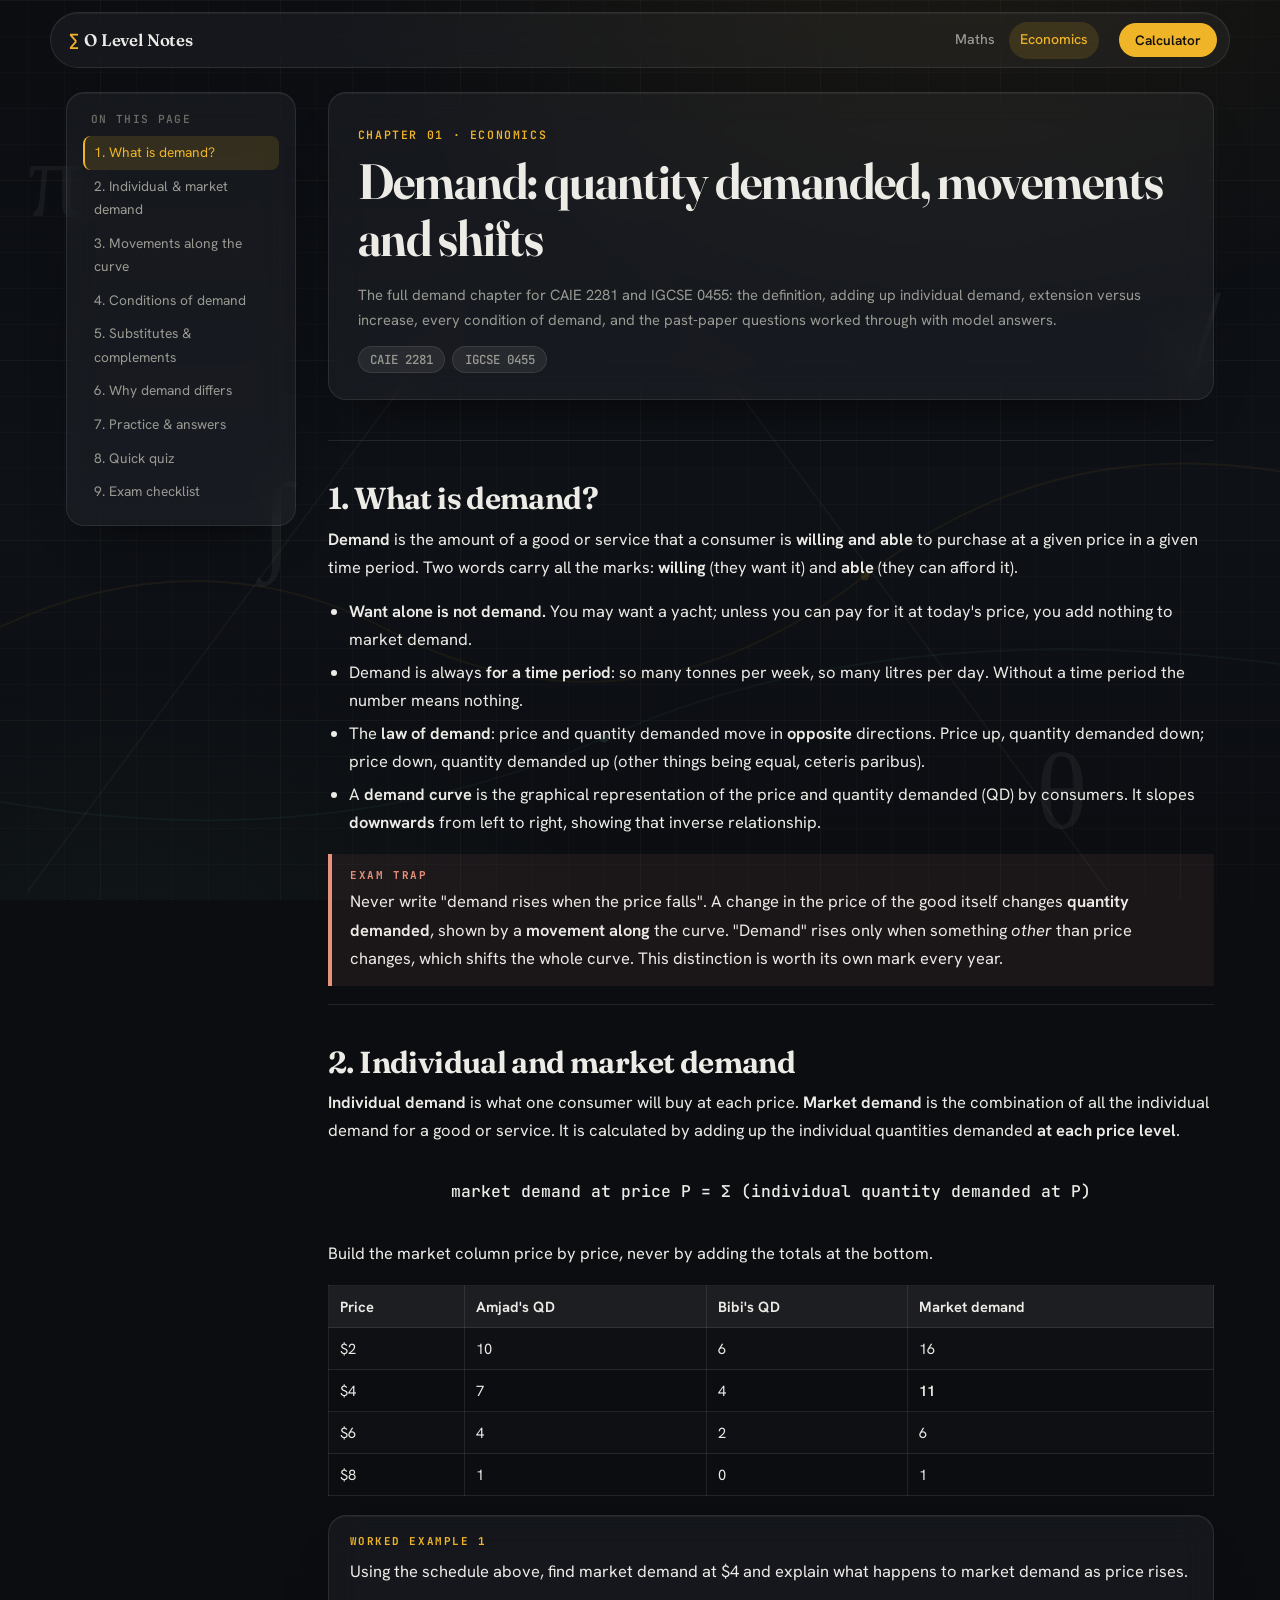
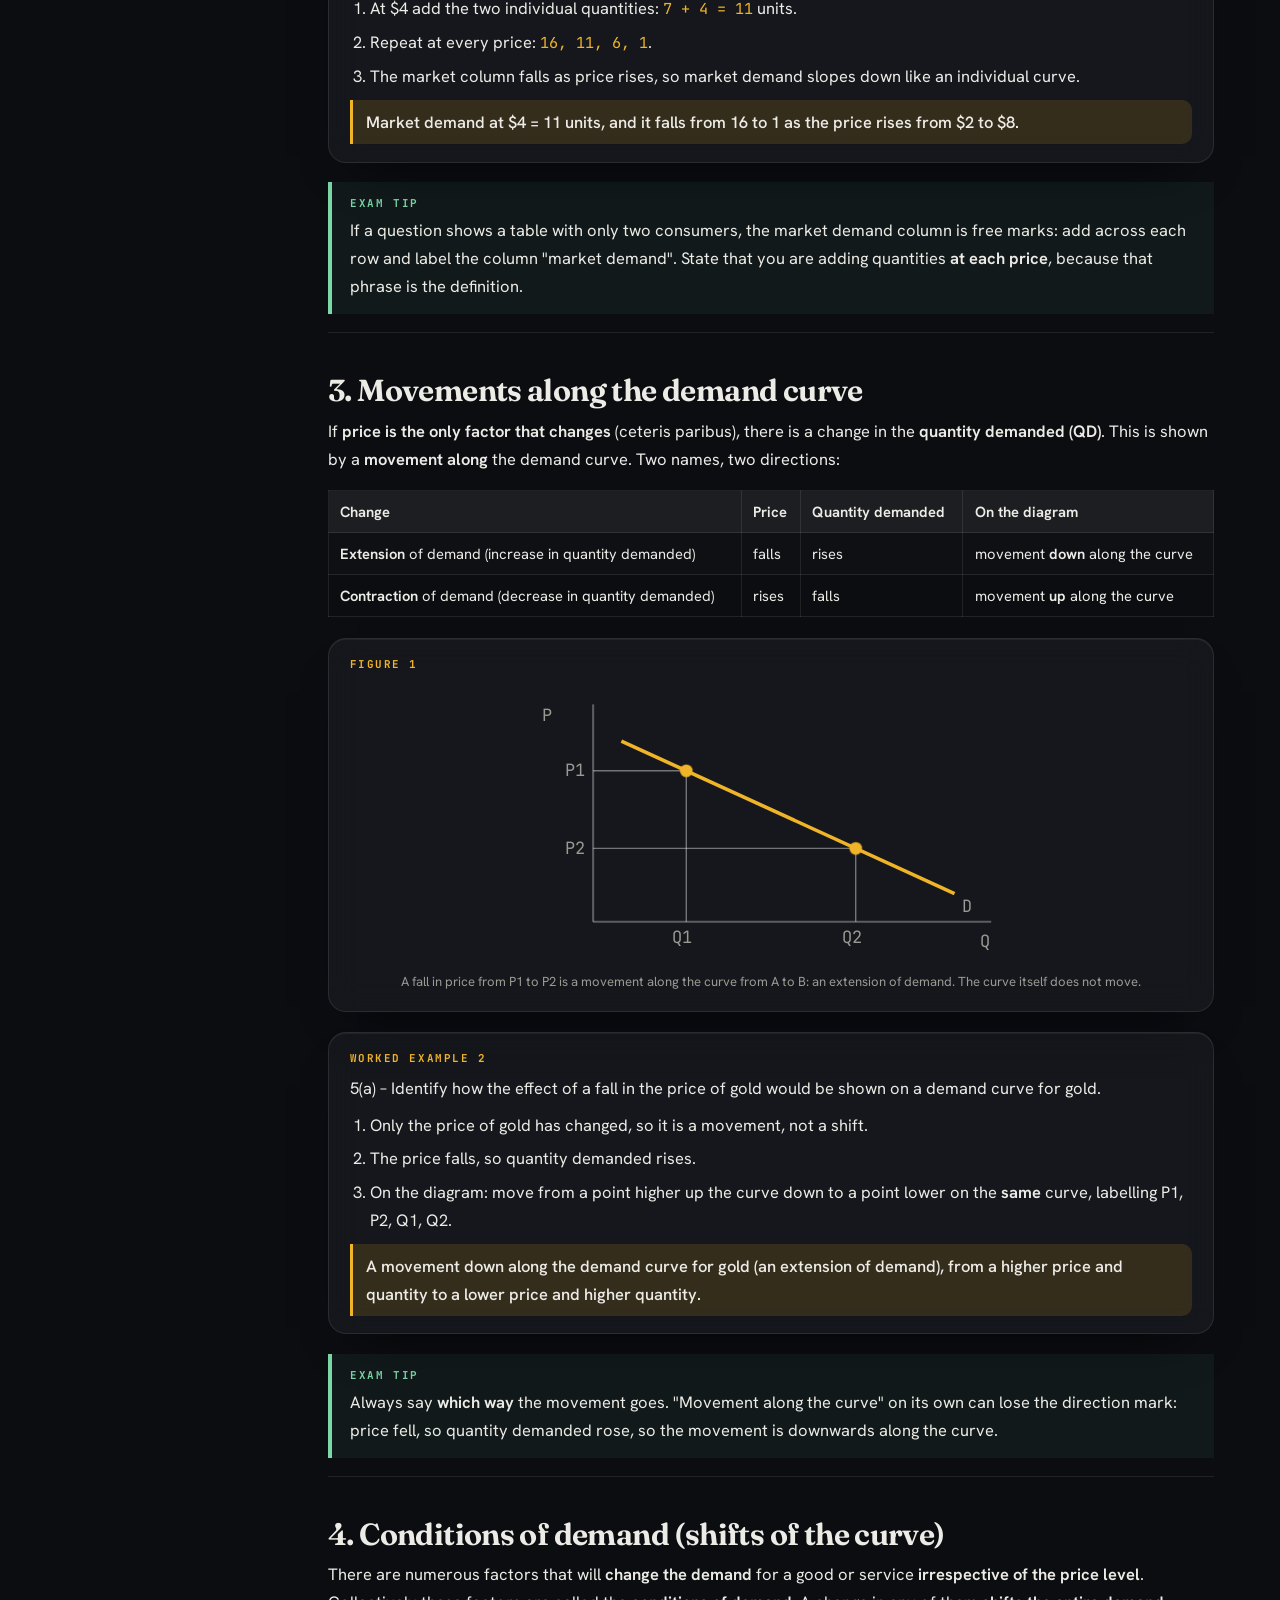
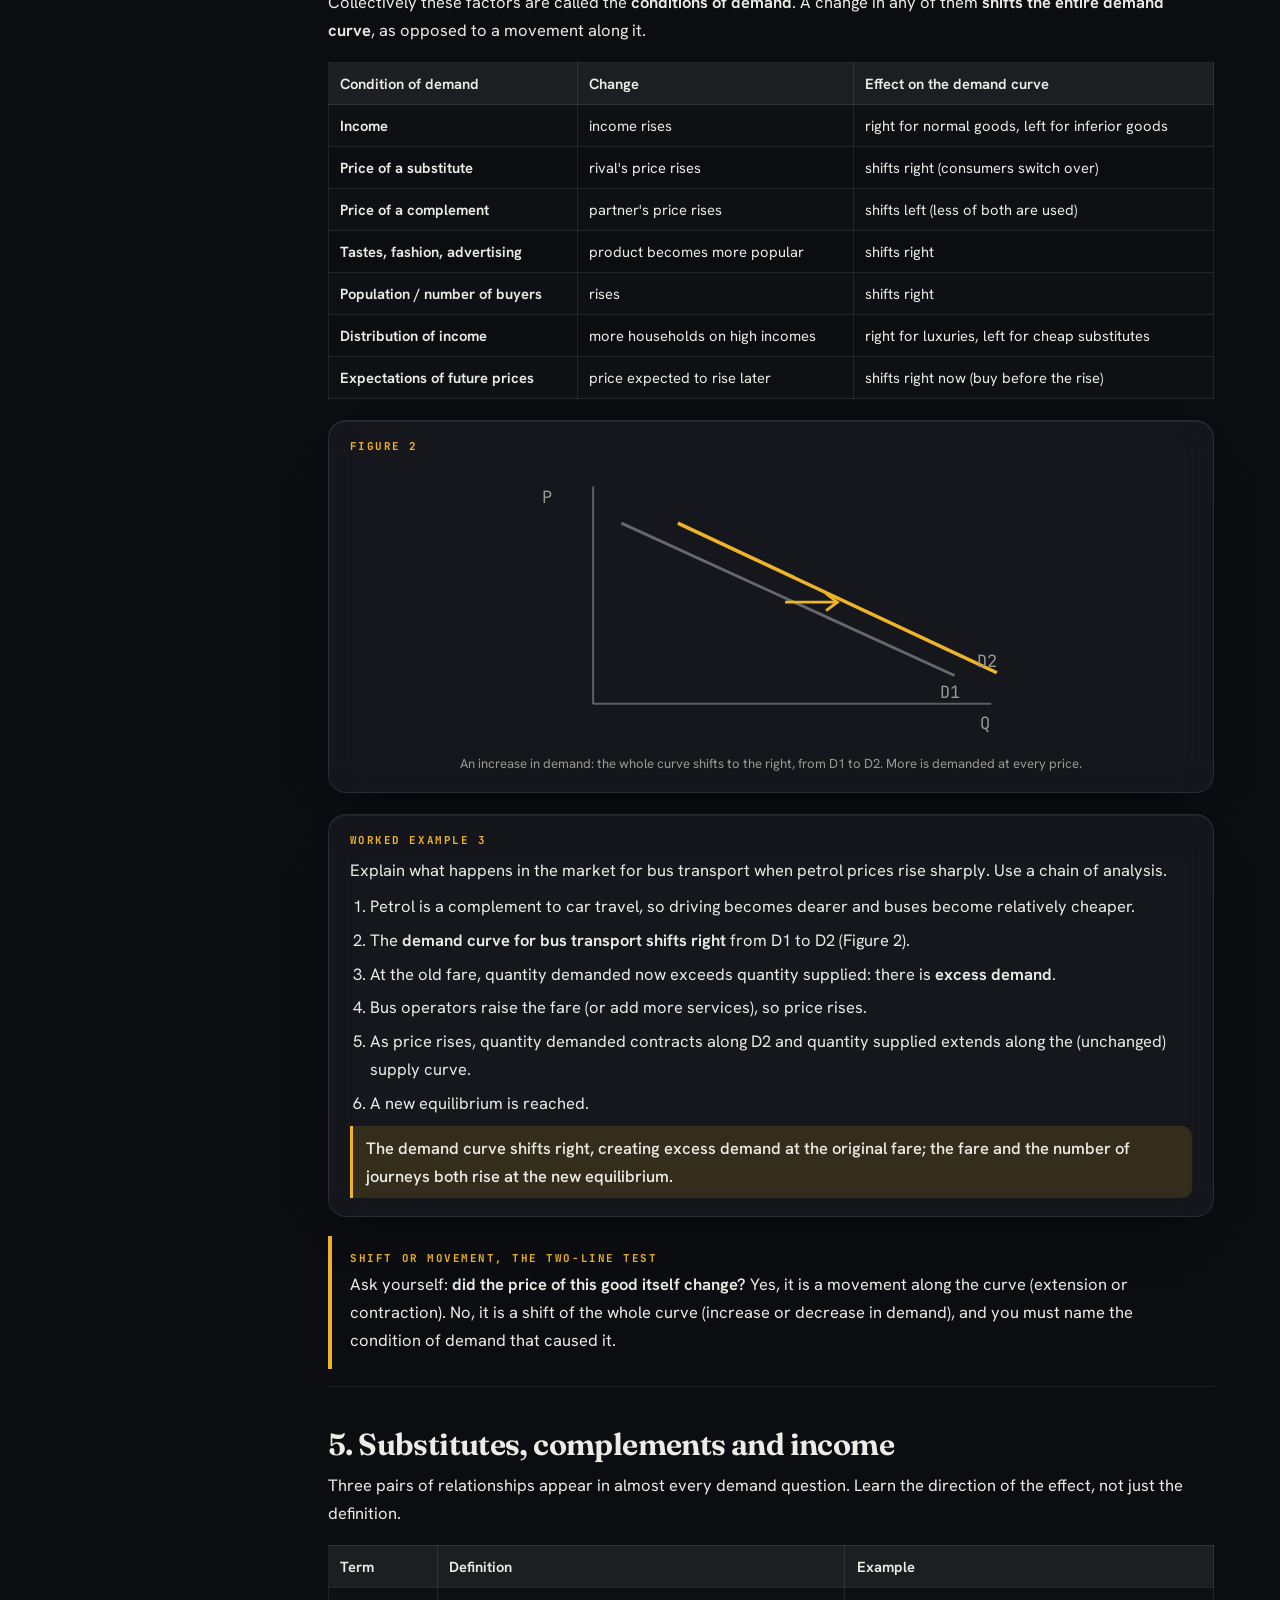
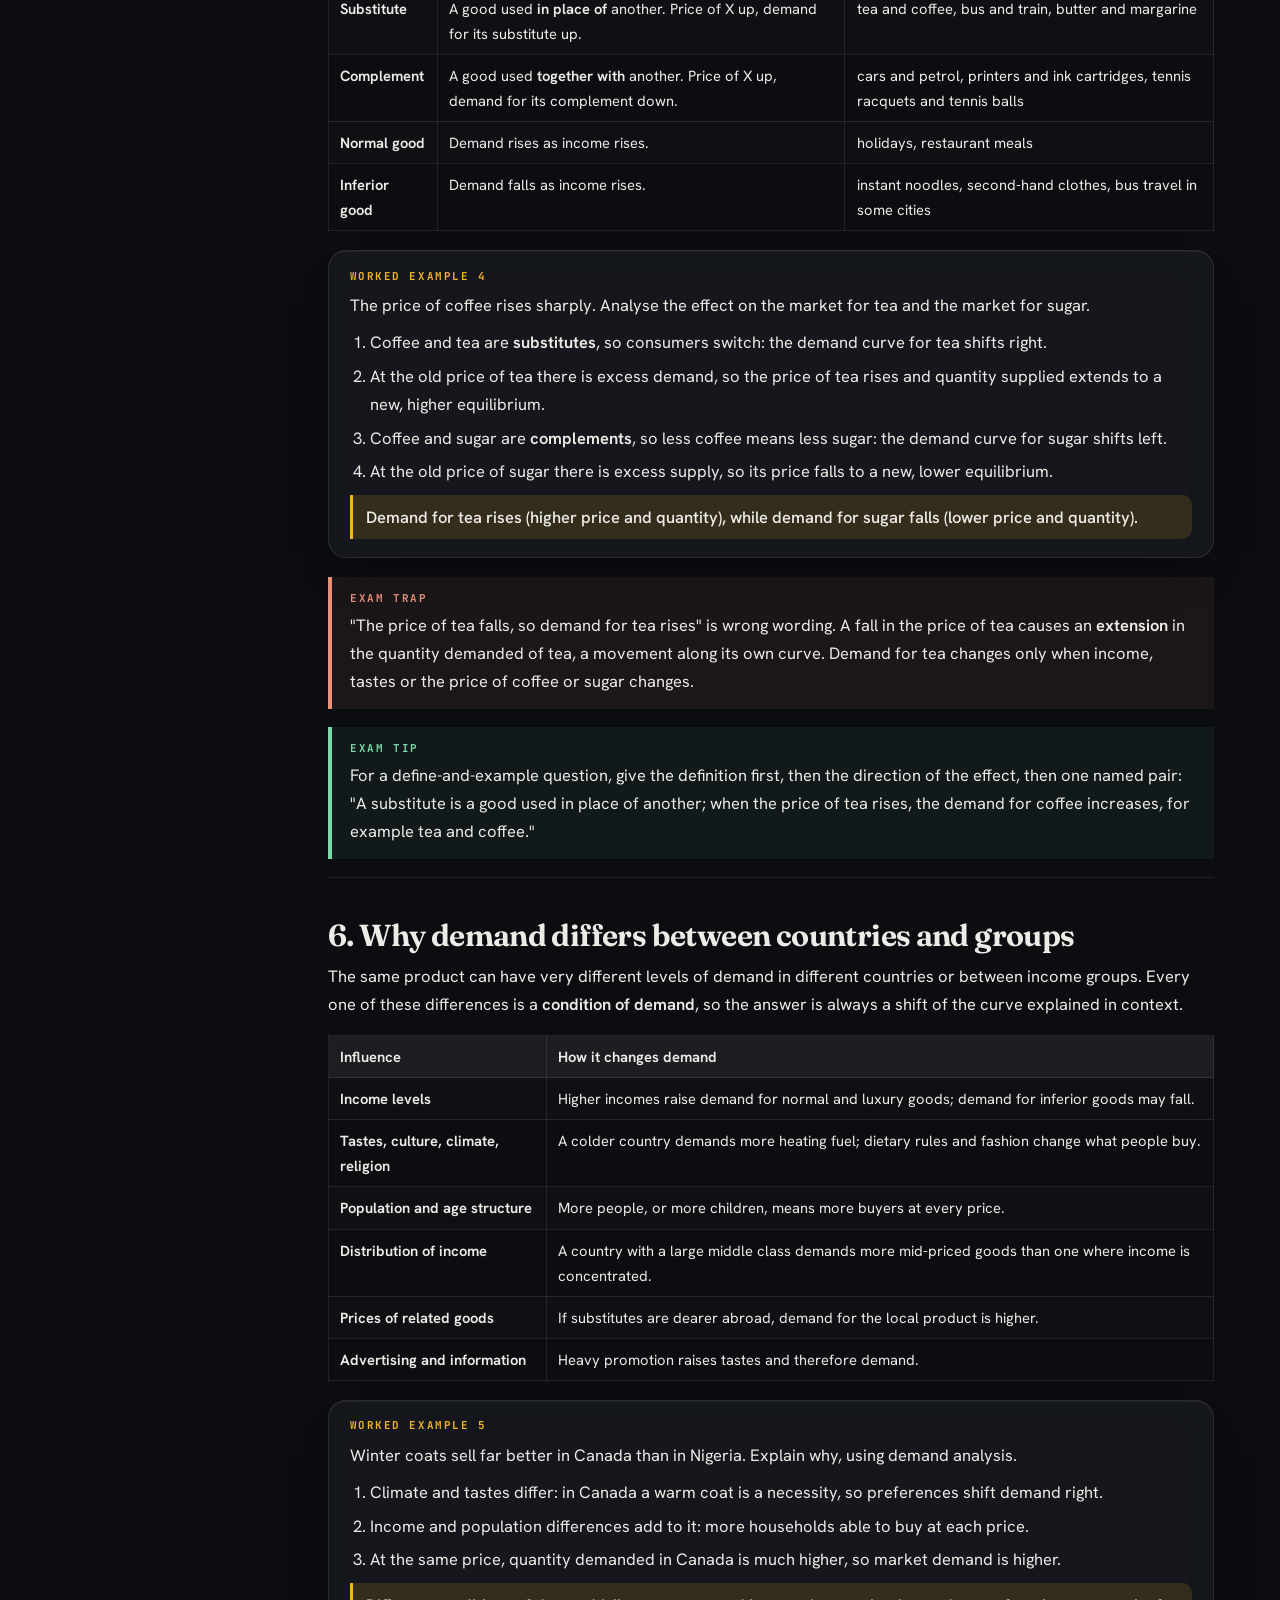
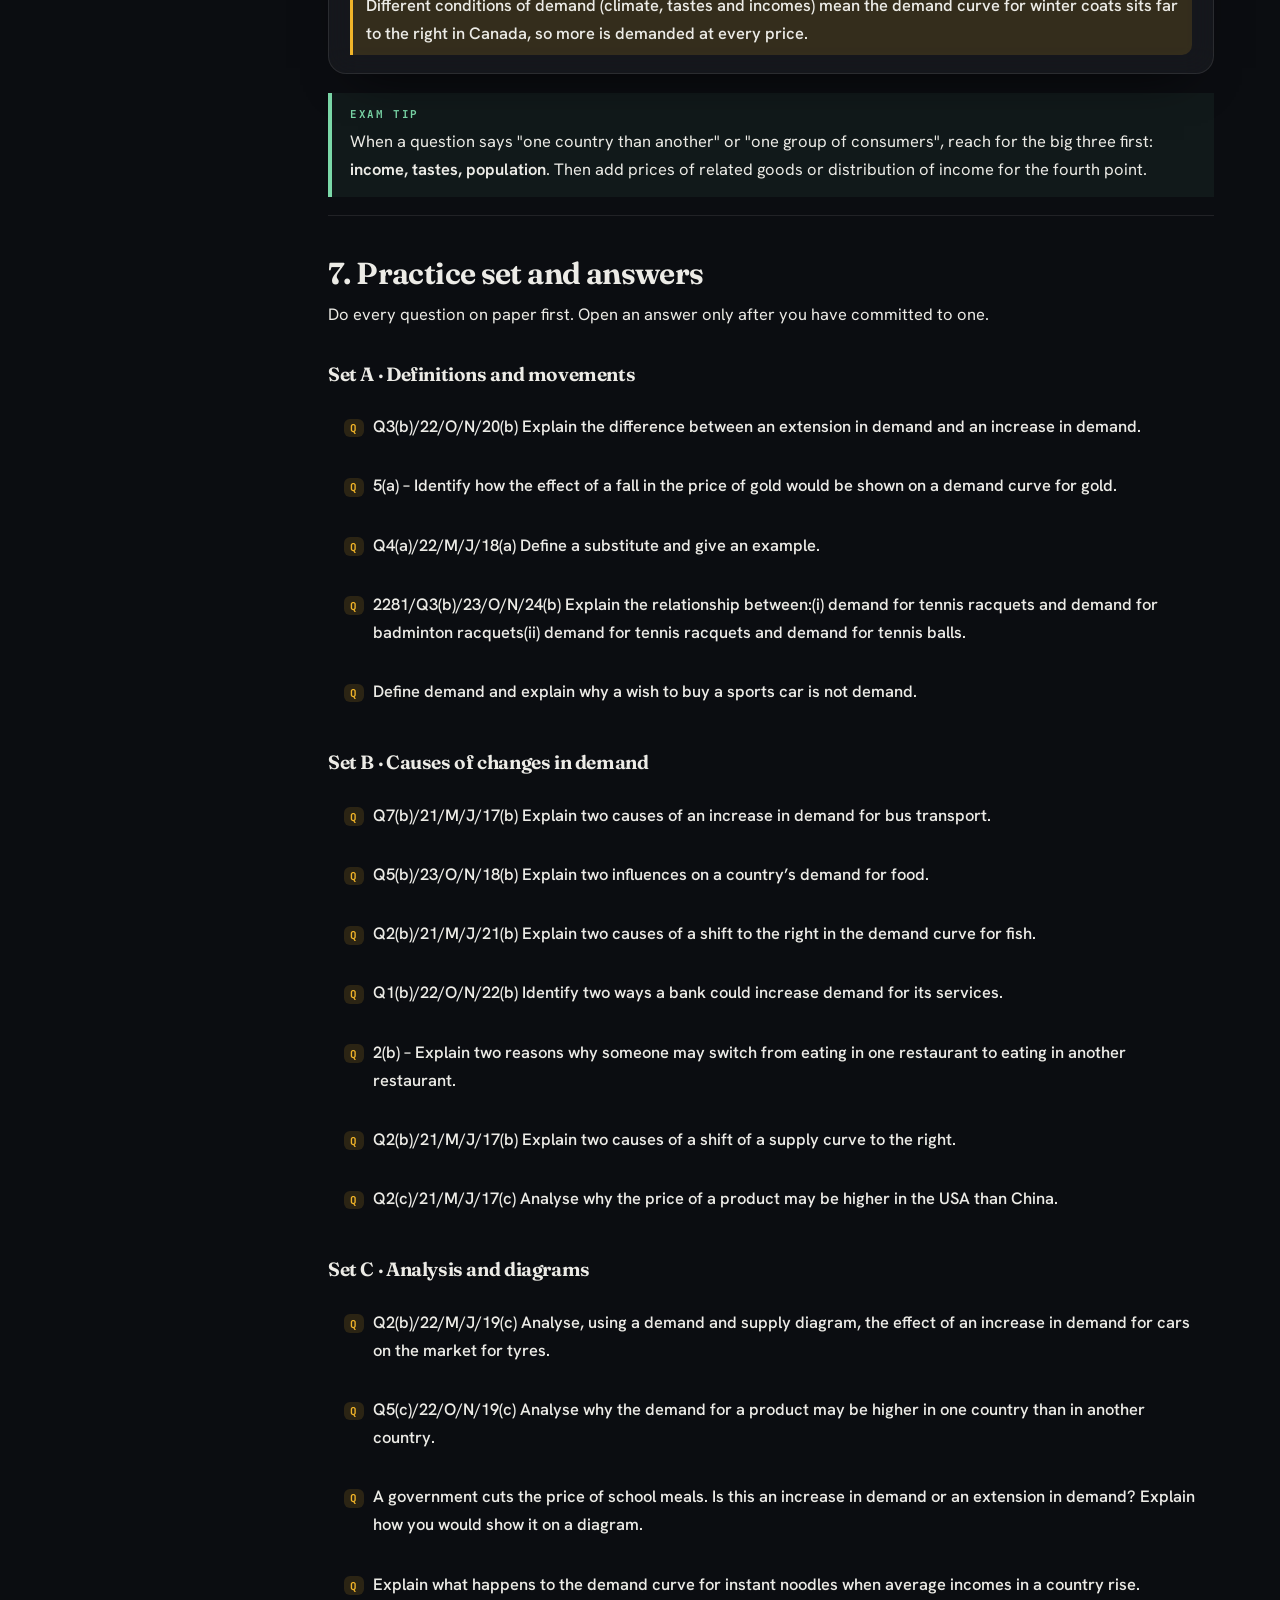
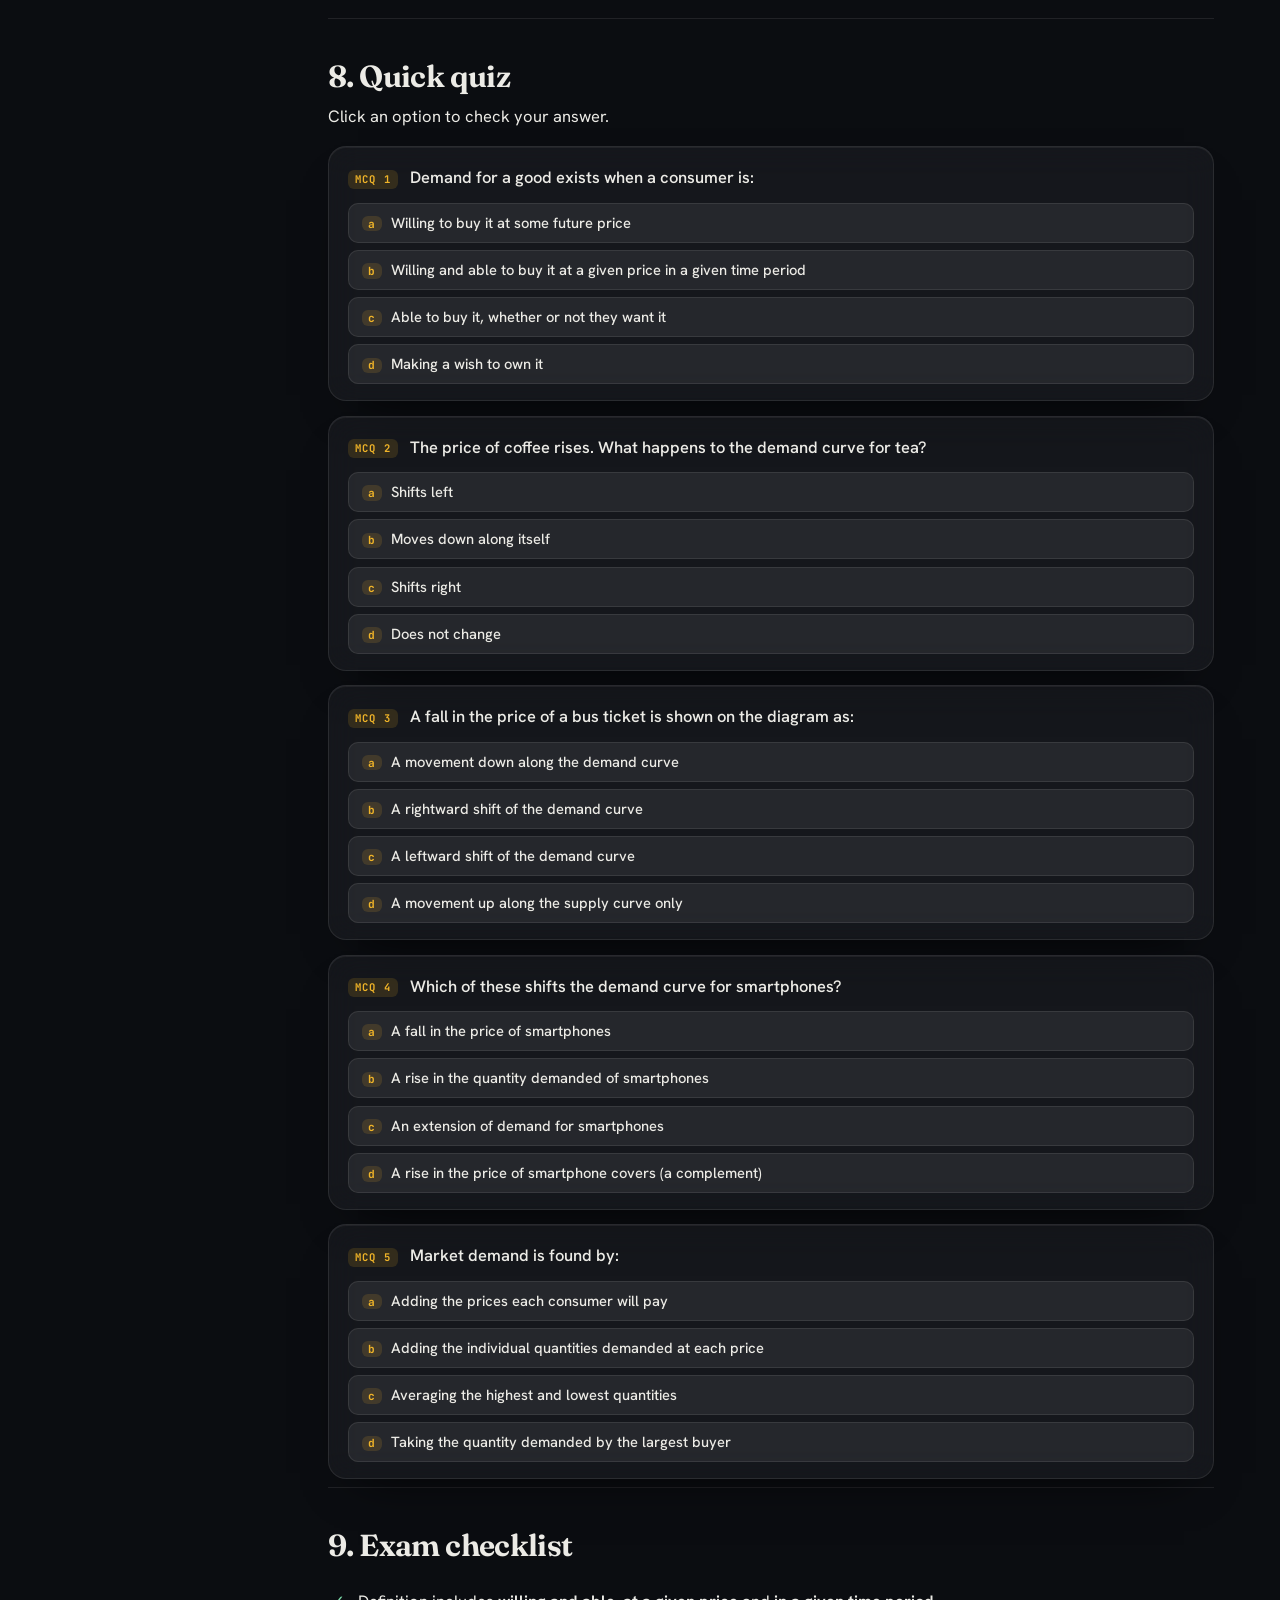
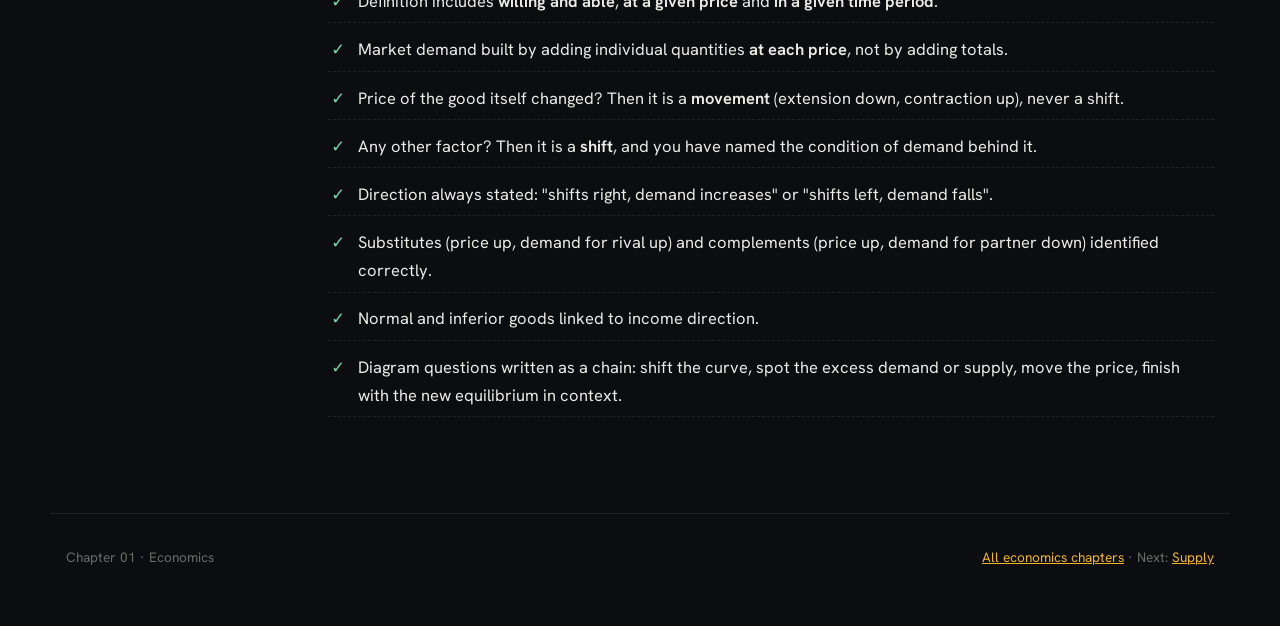
<file: economics-demand.html>
<!DOCTYPE html>
<html lang="en">
<head>
<meta charset="UTF-8">
<meta name="viewport" content="width=device-width, initial-scale=1.0">
<title>Demand · Economics Notes</title>
<meta name="description" content="O Level economics demand notes: the definition of demand, individual and market demand, extension versus increase, conditions of demand, substitutes and complements, with past-paper questions.">
<link rel="preconnect" href="https://fonts.googleapis.com">
<link rel="preconnect" href="https://fonts.gstatic.com" crossorigin>
<link href="https://fonts.googleapis.com/css2?family=Fraunces:opsz,wght@9..144,500;9..144,650;9..144,750&family=Hanken+Grotesk:wght@400;500;600;700&family=JetBrains+Mono:wght@400;500;700&display=swap" rel="stylesheet">
<link rel="stylesheet" href="css/site.css?v=2">
</head>
<body>

<header class="nav glass">
  <a class="brand" href="index.html"><span class="mark">∑</span><span class="word">O Level Notes</span></a>
  <nav class="nav-links">
    <a href="maths.html">Maths</a>
    <a href="economics.html" aria-current="page">Economics</a>
  </nav>
  <button class="nav-calc" data-calc-open>Calculator</button>
</header>

<div class="page">
<aside class="toc glass" aria-label="Chapter contents">
  <div class="toc-title">On this page</div>
  <a href="#what">1. What is demand?</a>
  <a href="#market">2. Individual &amp; market demand</a>
  <a href="#movement">3. Movements along the curve</a>
  <a href="#conditions">4. Conditions of demand</a>
  <a href="#related">5. Substitutes &amp; complements</a>
  <a href="#countries">6. Why demand differs</a>
  <a href="#practice">7. Practice &amp; answers</a>
  <a href="#quiz">8. Quick quiz</a>
  <a href="#checklist">9. Exam checklist</a>
</aside>

<main class="chapter">
  <div class="chapter-hero glass" data-reveal>
    <span class="eyebrow">Chapter 01 · Economics</span>
    <h1>Demand: quantity demanded, movements and shifts</h1>
    <p class="meta">The full demand chapter for CAIE 2281 and IGCSE 0455: the definition, adding up individual demand, extension versus increase, every condition of demand, and the past-paper questions worked through with model answers.</p>
    <div class="chips">
      <span class="chip">CAIE 2281</span>
      <span class="chip">IGCSE 0455</span>
    </div>
  </div>

  <section id="what" data-reveal>
    <h2>1. What is demand?</h2>
    <p><strong>Demand</strong> is the amount of a good or service that a consumer is <strong>willing and able</strong> to purchase at a given price in a given time period. Two words carry all the marks: <strong>willing</strong> (they want it) and <strong>able</strong> (they can afford it).</p>
    <ul>
      <li><strong>Want alone is not demand.</strong> You may want a yacht; unless you can pay for it at today's price, you add nothing to market demand.</li>
      <li>Demand is always <strong>for a time period</strong>: so many tonnes per week, so many litres per day. Without a time period the number means nothing.</li>
      <li>The <strong>law of demand</strong>: price and quantity demanded move in <strong>opposite</strong> directions. Price up, quantity demanded down; price down, quantity demanded up (other things being equal, ceteris paribus).</li>
      <li>A <strong>demand curve</strong> is the graphical representation of the price and quantity demanded (QD) by consumers. It slopes <strong>downwards</strong> from left to right, showing that inverse relationship.</li>
    </ul>
    <div class="box warn"><span class="label">Exam trap</span>Never write "demand rises when the price falls". A change in the price of the good itself changes <strong>quantity demanded</strong>, shown by a <strong>movement along</strong> the curve. "Demand" rises only when something <em>other</em> than price changes, which shifts the whole curve. This distinction is worth its own mark every year.</div>
  </section>

  <section id="market" data-reveal>
    <h2>2. Individual and market demand</h2>
    <p><strong>Individual demand</strong> is what one consumer will buy at each price. <strong>Market demand</strong> is the combination of all the individual demand for a good or service. It is calculated by adding up the individual quantities demanded <strong>at each price level</strong>.</p>
    <div class="formula"><code>market demand at price P = Σ (individual quantity demanded at P)</code></div>
    <p>Build the market column price by price, never by adding the totals at the bottom.</p>
    <table>
      <tr><th>Price</th><th>Amjad's QD</th><th>Bibi's QD</th><th>Market demand</th></tr>
      <tr><td>$2</td><td>10</td><td>6</td><td>16</td></tr>
      <tr><td>$4</td><td>7</td><td>4</td><td><strong>11</strong></td></tr>
      <tr><td>$6</td><td>4</td><td>2</td><td>6</td></tr>
      <tr><td>$8</td><td>1</td><td>0</td><td>1</td></tr>
    </table>
    <div class="example glass">
      <span class="label">Worked example 1</span>
      <p>Using the schedule above, find market demand at $4 and explain what happens to market demand as price rises.</p>
      <ol class="steps">
        <li>At $4 add the two individual quantities: <span class="m">7 + 4 = 11</span> units.</li>
        <li>Repeat at every price: <span class="m">16, 11, 6, 1</span>.</li>
        <li>The market column falls as price rises, so market demand slopes down like an individual curve.</li>
      </ol>
      <p class="answer">Market demand at $4 = 11 units, and it falls from 16 to 1 as the price rises from $2 to $8.</p>
    </div>
    <div class="box good"><span class="label">Exam tip</span>If a question shows a table with only two consumers, the market demand column is free marks: add across each row and label the column "market demand". State that you are adding quantities <strong>at each price</strong>, because that phrase is the definition.</div>
  </section>

  <section id="movement" data-reveal>
    <h2>3. Movements along the demand curve</h2>
    <p>If <strong>price is the only factor that changes</strong> (ceteris paribus), there is a change in the <strong>quantity demanded (QD)</strong>. This is shown by a <strong>movement along</strong> the demand curve. Two names, two directions:</p>
    <table>
      <tr><th>Change</th><th>Price</th><th>Quantity demanded</th><th>On the diagram</th></tr>
      <tr><td><strong>Extension</strong> of demand (increase in quantity demanded)</td><td>falls</td><td>rises</td><td>movement <strong>down</strong> along the curve</td></tr>
      <tr><td><strong>Contraction</strong> of demand (decrease in quantity demanded)</td><td>rises</td><td>falls</td><td>movement <strong>up</strong> along the curve</td></tr>
    </table>
    <figure class="fig glass" data-reveal>
      <span class="label">Figure 1</span>
      <svg viewBox="0 0 340 200" class="draw" fill="none" aria-hidden="true">
        <line class="stroke" x1="44" y1="172" x2="326" y2="172" stroke="#ffffff" stroke-opacity="0.3" stroke-width="1.5"/>
        <line class="stroke d1" x1="44" y1="172" x2="44" y2="18" stroke="#ffffff" stroke-opacity="0.3" stroke-width="1.5"/>
        <line class="stroke d2" x1="64" y1="44" x2="300" y2="152" stroke="#f0b429" stroke-width="2.5"/>
        <line class="stroke d3" x1="44" y1="65" x2="110" y2="65" stroke="#ffffff" stroke-opacity="0.4" stroke-dasharray="4 5"/>
        <line class="stroke d3" x1="110" y1="65" x2="110" y2="172" stroke="#ffffff" stroke-opacity="0.4" stroke-dasharray="4 5"/>
        <line class="stroke d3" x1="44" y1="120" x2="230" y2="120" stroke="#ffffff" stroke-opacity="0.4" stroke-dasharray="4 5"/>
        <line class="stroke d3" x1="230" y1="120" x2="230" y2="172" stroke="#ffffff" stroke-opacity="0.4" stroke-dasharray="4 5"/>
        <circle class="dot-pop p1" cx="110" cy="65" r="4.5" fill="#f0b429"/>
        <circle class="dot-pop p2" cx="230" cy="120" r="4.5" fill="#f0b429"/>
        <text x="24" y="69" fill="#9a9a93" font-size="12">P1</text>
        <text x="24" y="124" fill="#9a9a93" font-size="12">P2</text>
        <text x="100" y="187" fill="#9a9a93" font-size="12">Q1</text>
        <text x="220" y="187" fill="#9a9a93" font-size="12">Q2</text>
        <text x="305" y="165" fill="#9a9a93" font-size="12">D</text>
        <text x="8" y="30" fill="#9a9a93" font-size="12">P</text>
        <text x="318" y="190" fill="#9a9a93" font-size="12">Q</text>
      </svg>
      <figcaption>A fall in price from P1 to P2 is a movement along the curve from A to B: an extension of demand. The curve itself does not move.</figcaption>
    </figure>
    <div class="example glass">
      <span class="label">Worked example 2</span>
      <p>5(a) – Identify how the effect of a fall in the price of gold would be shown on a demand curve for gold.</p>
      <ol class="steps">
        <li>Only the price of gold has changed, so it is a movement, not a shift.</li>
        <li>The price falls, so quantity demanded rises.</li>
        <li>On the diagram: move from a point higher up the curve down to a point lower on the <strong>same</strong> curve, labelling P1, P2, Q1, Q2.</li>
      </ol>
      <p class="answer">A movement down along the demand curve for gold (an extension of demand), from a higher price and quantity to a lower price and higher quantity.</p>
    </div>
    <div class="box good"><span class="label">Exam tip</span>Always say <strong>which way</strong> the movement goes. "Movement along the curve" on its own can lose the direction mark: price fell, so quantity demanded rose, so the movement is downwards along the curve.</div>
  </section>

  <section id="conditions" data-reveal>
    <h2>4. Conditions of demand (shifts of the curve)</h2>
    <p>There are numerous factors that will <strong>change the demand</strong> for a good or service <strong>irrespective of the price level</strong>. Collectively these factors are called the <strong>conditions of demand</strong>. A change in any of them <strong>shifts the entire demand curve</strong>, as opposed to a movement along it.</p>
    <table>
      <tr><th>Condition of demand</th><th>Change</th><th>Effect on the demand curve</th></tr>
      <tr><td><strong>Income</strong></td><td>income rises</td><td>right for normal goods, left for inferior goods</td></tr>
      <tr><td><strong>Price of a substitute</strong></td><td>rival's price rises</td><td>shifts right (consumers switch over)</td></tr>
      <tr><td><strong>Price of a complement</strong></td><td>partner's price rises</td><td>shifts left (less of both are used)</td></tr>
      <tr><td><strong>Tastes, fashion, advertising</strong></td><td>product becomes more popular</td><td>shifts right</td></tr>
      <tr><td><strong>Population / number of buyers</strong></td><td>rises</td><td>shifts right</td></tr>
      <tr><td><strong>Distribution of income</strong></td><td>more households on high incomes</td><td>right for luxuries, left for cheap substitutes</td></tr>
      <tr><td><strong>Expectations of future prices</strong></td><td>price expected to rise later</td><td>shifts right now (buy before the rise)</td></tr>
    </table>
    <figure class="fig glass" data-reveal>
      <span class="label">Figure 2</span>
      <svg viewBox="0 0 340 200" class="draw" fill="none" aria-hidden="true">
        <line class="stroke" x1="44" y1="172" x2="326" y2="172" stroke="#ffffff" stroke-opacity="0.3" stroke-width="1.5"/>
        <line class="stroke d1" x1="44" y1="172" x2="44" y2="18" stroke="#ffffff" stroke-opacity="0.3" stroke-width="1.5"/>
        <line class="stroke d2" x1="64" y1="44" x2="300" y2="152" stroke="#ffffff" stroke-opacity="0.35" stroke-width="2" stroke-dasharray="6 6"/>
        <line class="stroke d3" x1="104" y1="44" x2="330" y2="150" stroke="#f0b429" stroke-width="2.5"/>
        <line class="stroke d3" x1="180" y1="100" x2="216" y2="100" stroke="#f0b429" stroke-width="2"/>
        <polyline class="stroke d3" points="209,94 217,100 209,106" stroke="#f0b429" stroke-width="2"/>
        <text x="290" y="168" fill="#9a9a93" font-size="12">D1</text>
        <text x="316" y="146" fill="#9a9a93" font-size="12">D2</text>
        <text x="8" y="30" fill="#9a9a93" font-size="12">P</text>
        <text x="318" y="190" fill="#9a9a93" font-size="12">Q</text>
      </svg>
      <figcaption>An increase in demand: the whole curve shifts to the right, from D1 to D2. More is demanded at every price.</figcaption>
    </figure>
    <div class="example glass">
      <span class="label">Worked example 3</span>
      <p>Explain what happens in the market for bus transport when petrol prices rise sharply. Use a chain of analysis.</p>
      <ol class="steps">
        <li>Petrol is a complement to car travel, so driving becomes dearer and buses become relatively cheaper.</li>
        <li>The <strong>demand curve for bus transport shifts right</strong> from D1 to D2 (Figure 2).</li>
        <li>At the old fare, quantity demanded now exceeds quantity supplied: there is <strong>excess demand</strong>.</li>
        <li>Bus operators raise the fare (or add more services), so price rises.</li>
        <li>As price rises, quantity demanded contracts along D2 and quantity supplied extends along the (unchanged) supply curve.</li>
        <li>A new equilibrium is reached.</li>
      </ol>
      <p class="answer">The demand curve shifts right, creating excess demand at the original fare; the fare and the number of journeys both rise at the new equilibrium.</p>
    </div>
    <div class="box"><span class="label">Shift or movement, the two-line test</span>Ask yourself: <strong>did the price of this good itself change?</strong> Yes, it is a movement along the curve (extension or contraction). No, it is a shift of the whole curve (increase or decrease in demand), and you must name the condition of demand that caused it.</div>
  </section>

  <section id="related" data-reveal>
    <h2>5. Substitutes, complements and income</h2>
    <p>Three pairs of relationships appear in almost every demand question. Learn the direction of the effect, not just the definition.</p>
    <table>
      <tr><th>Term</th><th>Definition</th><th>Example</th></tr>
      <tr><td><strong>Substitute</strong></td><td>A good used <strong>in place of</strong> another. Price of X up, demand for its substitute up.</td><td>tea and coffee, bus and train, butter and margarine</td></tr>
      <tr><td><strong>Complement</strong></td><td>A good used <strong>together with</strong> another. Price of X up, demand for its complement down.</td><td>cars and petrol, printers and ink cartridges, tennis racquets and tennis balls</td></tr>
      <tr><td><strong>Normal good</strong></td><td>Demand rises as income rises.</td><td>holidays, restaurant meals</td></tr>
      <tr><td><strong>Inferior good</strong></td><td>Demand falls as income rises.</td><td>instant noodles, second-hand clothes, bus travel in some cities</td></tr>
    </table>
    <div class="example glass">
      <span class="label">Worked example 4</span>
      <p>The price of coffee rises sharply. Analyse the effect on the market for tea and the market for sugar.</p>
      <ol class="steps">
        <li>Coffee and tea are <strong>substitutes</strong>, so consumers switch: the demand curve for tea shifts right.</li>
        <li>At the old price of tea there is excess demand, so the price of tea rises and quantity supplied extends to a new, higher equilibrium.</li>
        <li>Coffee and sugar are <strong>complements</strong>, so less coffee means less sugar: the demand curve for sugar shifts left.</li>
        <li>At the old price of sugar there is excess supply, so its price falls to a new, lower equilibrium.</li>
      </ol>
      <p class="answer">Demand for tea rises (higher price and quantity), while demand for sugar falls (lower price and quantity).</p>
    </div>
    <div class="box warn"><span class="label">Exam trap</span>"The price of tea falls, so demand for tea rises" is wrong wording. A fall in the price of tea causes an <strong>extension</strong> in the quantity demanded of tea, a movement along its own curve. Demand for tea changes only when income, tastes or the price of coffee or sugar changes.</div>
    <div class="box good"><span class="label">Exam tip</span>For a define-and-example question, give the definition first, then the direction of the effect, then one named pair: "A substitute is a good used in place of another; when the price of tea rises, the demand for coffee increases, for example tea and coffee."</div>
  </section>

  <section id="countries" data-reveal>
    <h2>6. Why demand differs between countries and groups</h2>
    <p>The same product can have very different levels of demand in different countries or between income groups. Every one of these differences is a <strong>condition of demand</strong>, so the answer is always a shift of the curve explained in context.</p>
    <table>
      <tr><th>Influence</th><th>How it changes demand</th></tr>
      <tr><td><strong>Income levels</strong></td><td>Higher incomes raise demand for normal and luxury goods; demand for inferior goods may fall.</td></tr>
      <tr><td><strong>Tastes, culture, climate, religion</strong></td><td>A colder country demands more heating fuel; dietary rules and fashion change what people buy.</td></tr>
      <tr><td><strong>Population and age structure</strong></td><td>More people, or more children, means more buyers at every price.</td></tr>
      <tr><td><strong>Distribution of income</strong></td><td>A country with a large middle class demands more mid-priced goods than one where income is concentrated.</td></tr>
      <tr><td><strong>Prices of related goods</strong></td><td>If substitutes are dearer abroad, demand for the local product is higher.</td></tr>
      <tr><td><strong>Advertising and information</strong></td><td>Heavy promotion raises tastes and therefore demand.</td></tr>
    </table>
    <div class="example glass">
      <span class="label">Worked example 5</span>
      <p>Winter coats sell far better in Canada than in Nigeria. Explain why, using demand analysis.</p>
      <ol class="steps">
        <li>Climate and tastes differ: in Canada a warm coat is a necessity, so preferences shift demand right.</li>
        <li>Income and population differences add to it: more households able to buy at each price.</li>
        <li>At the same price, quantity demanded in Canada is much higher, so market demand is higher.</li>
      </ol>
      <p class="answer">Different conditions of demand (climate, tastes and incomes) mean the demand curve for winter coats sits far to the right in Canada, so more is demanded at every price.</p>
    </div>
    <div class="box good"><span class="label">Exam tip</span>When a question says "one country than another" or "one group of consumers", reach for the big three first: <strong>income, tastes, population</strong>. Then add prices of related goods or distribution of income for the fourth point.</div>
  </section>

  <section id="practice" data-reveal>
    <h2>7. Practice set and answers</h2>
    <p>Do every question on paper first. Open an answer only after you have committed to one.</p>

    <h3>Set A · Definitions and movements</h3>
    <div class="practice">
      <details class="q"><summary>Q3(b)/22/O/N/20(b) Explain the difference between an extension in demand and an increase in demand.</summary><div class="ans">An <strong>extension in demand</strong> is a movement down along the existing demand curve, caused only by a <strong>fall in the price of the good itself</strong>, so quantity demanded rises. An <strong>increase in demand</strong> is a <strong>rightward shift of the whole curve</strong>, caused by a change in a condition of demand (income, tastes, the price of a substitute or complement), so more is demanded <strong>at every price</strong>. Extension: price changes, curve stays. Increase: price unchanged, curve moves.</div></details>
      <details class="q"><summary>5(a) – Identify how the effect of a fall in the price of gold would be shown on a demand curve for gold.</summary><div class="ans">As a <strong>movement down along the demand curve</strong> for gold, from a higher point to a lower point on the same curve (an extension of demand). Quantity demanded rises. The curve does <strong>not</strong> shift.</div></details>
      <details class="q"><summary>Q4(a)/22/M/J/18(a) Define a substitute and give an example.</summary><div class="ans">A substitute is a good that is used <strong>in place of</strong> another good. When the price of one rises, the demand for the other increases (its curve shifts right). <strong>Example:</strong> tea and coffee (also bus and train travel, or butter and margarine).</div></details>
      <details class="q"><summary>2281/Q3(b)/23/O/N/24(b) Explain the relationship between:(i) demand for tennis racquets and demand for badminton racquets(ii) demand for tennis racquets and demand for tennis balls.</summary><div class="ans">(i) They are <strong>substitutes</strong>: they compete for the same leisure time and spending, so if demand for tennis racquets rises, demand for badminton racquets falls. (ii) They are <strong>complements</strong>: they are used together, so if demand for tennis racquets rises, demand for tennis balls also rises.</div></details>
      <details class="q"><summary>Define demand and explain why a wish to buy a sports car is not demand.</summary><div class="ans">Demand is the amount a consumer is <strong>willing and able</strong> to purchase at a given price in a given time period. A wish alone shows willingness but not ability to pay, so nothing is added to demand until the consumer can afford the car at its price.</div></details>
    </div>

    <h3>Set B · Causes of changes in demand</h3>
    <div class="practice">
      <details class="q"><summary>Q7(b)/21/M/J/17(b) Explain two causes of an increase in demand for bus transport.</summary><div class="ans">(1) A <strong>rise in the price of substitutes</strong> such as train fares or petrol for car travel makes buses cheaper by comparison, so the demand curve for bus transport shifts right. (2) A <strong>growth in the population of a town</strong>, a successful advertising campaign, or a government congestion charge on cars increases the number of people wanting to travel by bus at every fare.</div></details>
      <details class="q"><summary>Q5(b)/23/O/N/18(b) Explain two influences on a country’s demand for food.</summary><div class="ans">(1) <strong>Income</strong>: as incomes rise, households buy more food and shift towards better quality and luxury food, so demand for normal and premium food rises. (2) <strong>Tastes and preferences</strong>: health trends, religion, culture and climate change what people want to eat, shifting demand towards some foods and away from others. (Also acceptable: population size, distribution of income, prices of restaurant meals versus home cooking, advertising.)</div></details>
      <details class="q"><summary>Q2(b)/21/M/J/21(b) Explain two causes of a shift to the right in the demand curve for fish.</summary><div class="ans">(1) A <strong>rise in the price of substitutes</strong> such as chicken or beef makes fish cheaper by comparison, so consumers switch to fish. (2) A <strong>change in tastes</strong>, for example a successful campaign on the health benefits of fish, or a rise in incomes or population, increases demand for fish at every price. Both shift the whole curve right.</div></details>
      <details class="q"><summary>Q1(b)/22/O/N/22(b) Identify two ways a bank could increase demand for its services.</summary><div class="ans">(1) An <strong>advertising campaign</strong> to improve the bank's image and raise the popularity of its accounts. (2) Launching a <strong>new service people want</strong>, such as a better mobile banking app or a rewards account, which changes tastes and shifts demand right. Note: cutting the bank's own charges would be a fall in price, which is an extension in demand, not an increase in demand.</div></details>
      <details class="q"><summary>2(b) – Explain two reasons why someone may switch from eating in one restaurant to eating in another restaurant.</summary><div class="ans">(1) A change in <strong>relative prices</strong>: the first restaurant raises its prices or the second cuts them, so the second becomes cheaper by comparison and demand for it shifts right. (2) A change in <strong>tastes and quality</strong>: better reviews, a new menu, advertising or a more convenient location makes the second restaurant more popular, shifting demand for it to the right.</div></details>
      <details class="q"><summary>Q2(b)/21/M/J/17(b) Explain two causes of a shift of a supply curve to the right.</summary><div class="ans">(1) An improvement in <strong>technology</strong> that lowers production costs, so more is supplied at every price. (2) A government <strong>subsidy</strong> to producers (or a fall in the costs of raw materials, or new firms entering the market), which also raises supply at every price. Both are conditions of supply: see <a href="economics-supply.html">Chapter 02 · Supply</a>.</div></details>
      <details class="q"><summary>Q2(c)/21/M/J/17(c) Analyse why the price of a product may be higher in the USA than China.</summary><div class="ans">Each country is a separate market with its own demand and supply, so each settles at its own equilibrium price. In the USA, <strong>demand may be higher</strong> (higher incomes, stronger tastes for the product, larger advertising) which shifts demand right and raises price. Alternatively, <strong>supply may be lower</strong> (higher wages and rents, stricter regulation and taxes, higher transport costs), shifting supply left and raising price. Either way the equilibrium of demand and supply settles at a higher price than in China.</div></details>
    </div>

    <h3>Set C · Analysis and diagrams</h3>
    <div class="practice">
      <details class="q"><summary>Q2(b)/22/M/J/19(c) Analyse, using a demand and supply diagram, the effect of an increase in demand for cars on the market for tyres.</summary><div class="ans">Cars and tyres are <strong>complements</strong>. The increase in demand for cars shifts the demand curve for cars right, so more cars are bought. Each car needs four tyres, so at every price the <strong>demand curve for tyres shifts right</strong> along the unchanged supply curve of tyres. At the original tyre price there is now <strong>excess demand</strong>, so the price of tyres rises. As price rises, quantity demanded of tyres contracts along the new demand curve and quantity supplied extends along the supply curve. <strong>Result:</strong> a new equilibrium with a higher price and a higher quantity of tyres traded.</div></details>
      <details class="q"><summary>Q5(c)/22/O/N/19(c) Analyse why the demand for a product may be higher in one country than in another country.</summary><div class="ans">Because the conditions of demand differ. (1) <strong>Incomes</strong>: higher average incomes mean consumers are more able to buy, shifting demand for normal goods right. (2) <strong>Tastes, climate and culture</strong>: a colder country demands more heating fuel; dietary and cultural habits change what is bought. (3) <strong>Population and its age structure</strong> gives more buyers at each price. (4) <strong>Prices of related goods</strong> differ, changing the demand for substitutes and complements. Any of these shifts the demand curve right, so at the same price more is demanded in that country.</div></details>
      <details class="q"><summary>A government cuts the price of school meals. Is this an increase in demand or an extension in demand? Explain how you would show it on a diagram.</summary><div class="ans">It is an <strong>extension in demand</strong> (a rise in quantity demanded): the price of the meal itself has fallen, so you move <strong>down along</strong> the existing demand curve from one point to another, labelling the lower price and the higher quantity. The curve does not shift.</div></details>
      <details class="q"><summary>Explain what happens to the demand curve for instant noodles when average incomes in a country rise.</summary><div class="ans">Instant noodles are an <strong>inferior good</strong>, so higher income reduces demand: the demand curve shifts to the <strong>left</strong>. At every price fewer noodles are demanded, and at the old price there is excess supply, pushing the price down to a new equilibrium with a lower quantity.</div></details>
    </div>
  </section>

  <section id="quiz" data-reveal>
    <h2>8. Quick quiz</h2>
    <p>Click an option to check your answer.</p>
    <div class="mcq-set">
      <div class="mcq glass" data-answer="b">
        <p class="mcq-q"><span class="mcq-tag">MCQ 1</span> Demand for a good exists when a consumer is:</p>
        <div class="mcq-opts">
          <button type="button" data-opt="a">Willing to buy it at some future price</button>
          <button type="button" data-opt="b">Willing and able to buy it at a given price in a given time period</button>
          <button type="button" data-opt="c">Able to buy it, whether or not they want it</button>
          <button type="button" data-opt="d">Making a wish to own it</button>
        </div>
        <p class="mcq-exp"><strong>Answer: B.</strong> Both conditions are needed: willingness and ability, at a stated price and over a stated time period.</p>
      </div>
      <div class="mcq glass" data-answer="c">
        <p class="mcq-q"><span class="mcq-tag">MCQ 2</span> The price of coffee rises. What happens to the demand curve for tea?</p>
        <div class="mcq-opts">
          <button type="button" data-opt="a">Shifts left</button>
          <button type="button" data-opt="b">Moves down along itself</button>
          <button type="button" data-opt="c">Shifts right</button>
          <button type="button" data-opt="d">Does not change</button>
        </div>
        <p class="mcq-exp"><strong>Answer: C.</strong> Tea is a substitute for coffee, so consumers switch to it and more is demanded at every price: a rightward shift.</p>
      </div>
      <div class="mcq glass" data-answer="a">
        <p class="mcq-q"><span class="mcq-tag">MCQ 3</span> A fall in the price of a bus ticket is shown on the diagram as:</p>
        <div class="mcq-opts">
          <button type="button" data-opt="a">A movement down along the demand curve</button>
          <button type="button" data-opt="b">A rightward shift of the demand curve</button>
          <button type="button" data-opt="c">A leftward shift of the demand curve</button>
          <button type="button" data-opt="d">A movement up along the supply curve only</button>
        </div>
        <p class="mcq-exp"><strong>Answer: A.</strong> The price of the good itself changed, so quantity demanded changes: a movement (extension) along the same curve.</p>
      </div>
      <div class="mcq glass" data-answer="d">
        <p class="mcq-q"><span class="mcq-tag">MCQ 4</span> Which of these shifts the demand curve for smartphones?</p>
        <div class="mcq-opts">
          <button type="button" data-opt="a">A fall in the price of smartphones</button>
          <button type="button" data-opt="b">A rise in the quantity demanded of smartphones</button>
          <button type="button" data-opt="c">An extension of demand for smartphones</button>
          <button type="button" data-opt="d">A rise in the price of smartphone covers (a complement)</button>
        </div>
        <p class="mcq-exp"><strong>Answer: D.</strong> Covers are a complement, so dearer covers reduce demand for phones: a leftward shift. The other three describe movements along the curve.</p>
      </div>
      <div class="mcq glass" data-answer="b">
        <p class="mcq-q"><span class="mcq-tag">MCQ 5</span> Market demand is found by:</p>
        <div class="mcq-opts">
          <button type="button" data-opt="a">Adding the prices each consumer will pay</button>
          <button type="button" data-opt="b">Adding the individual quantities demanded at each price</button>
          <button type="button" data-opt="c">Averaging the highest and lowest quantities</button>
          <button type="button" data-opt="d">Taking the quantity demanded by the largest buyer</button>
        </div>
        <p class="mcq-exp"><strong>Answer: B.</strong> Market demand is the sum of all individual quantities at each price level, built row by row.</p>
      </div>
    </div>
  </section>

  <section id="checklist" data-reveal>
    <h2>9. Exam checklist</h2>
    <ul class="checklist">
      <li>Definition includes <strong>willing and able</strong>, <strong>at a given price</strong> and <strong>in a given time period</strong>.</li>
      <li>Market demand built by adding individual quantities <strong>at each price</strong>, not by adding totals.</li>
      <li>Price of the good itself changed? Then it is a <strong>movement</strong> (extension down, contraction up), never a shift.</li>
      <li>Any other factor? Then it is a <strong>shift</strong>, and you have named the condition of demand behind it.</li>
      <li>Direction always stated: "shifts right, demand increases" or "shifts left, demand falls".</li>
      <li>Substitutes (price up, demand for rival up) and complements (price up, demand for partner down) identified correctly.</li>
      <li>Normal and inferior goods linked to income direction.</li>
      <li>Diagram questions written as a chain: shift the curve, spot the excess demand or supply, move the price, finish with the new equilibrium in context.</li>
    </ul>
  </section>

</main>
</div>

<footer class="site-footer">
  <span>Chapter 01 · Economics</span>
  <span><a href="economics.html">All economics chapters</a> · Next: <a href="economics-supply.html">Supply</a></span>
</footer>

<script src="js/site.js"></script>
</body>
</html>
</file>
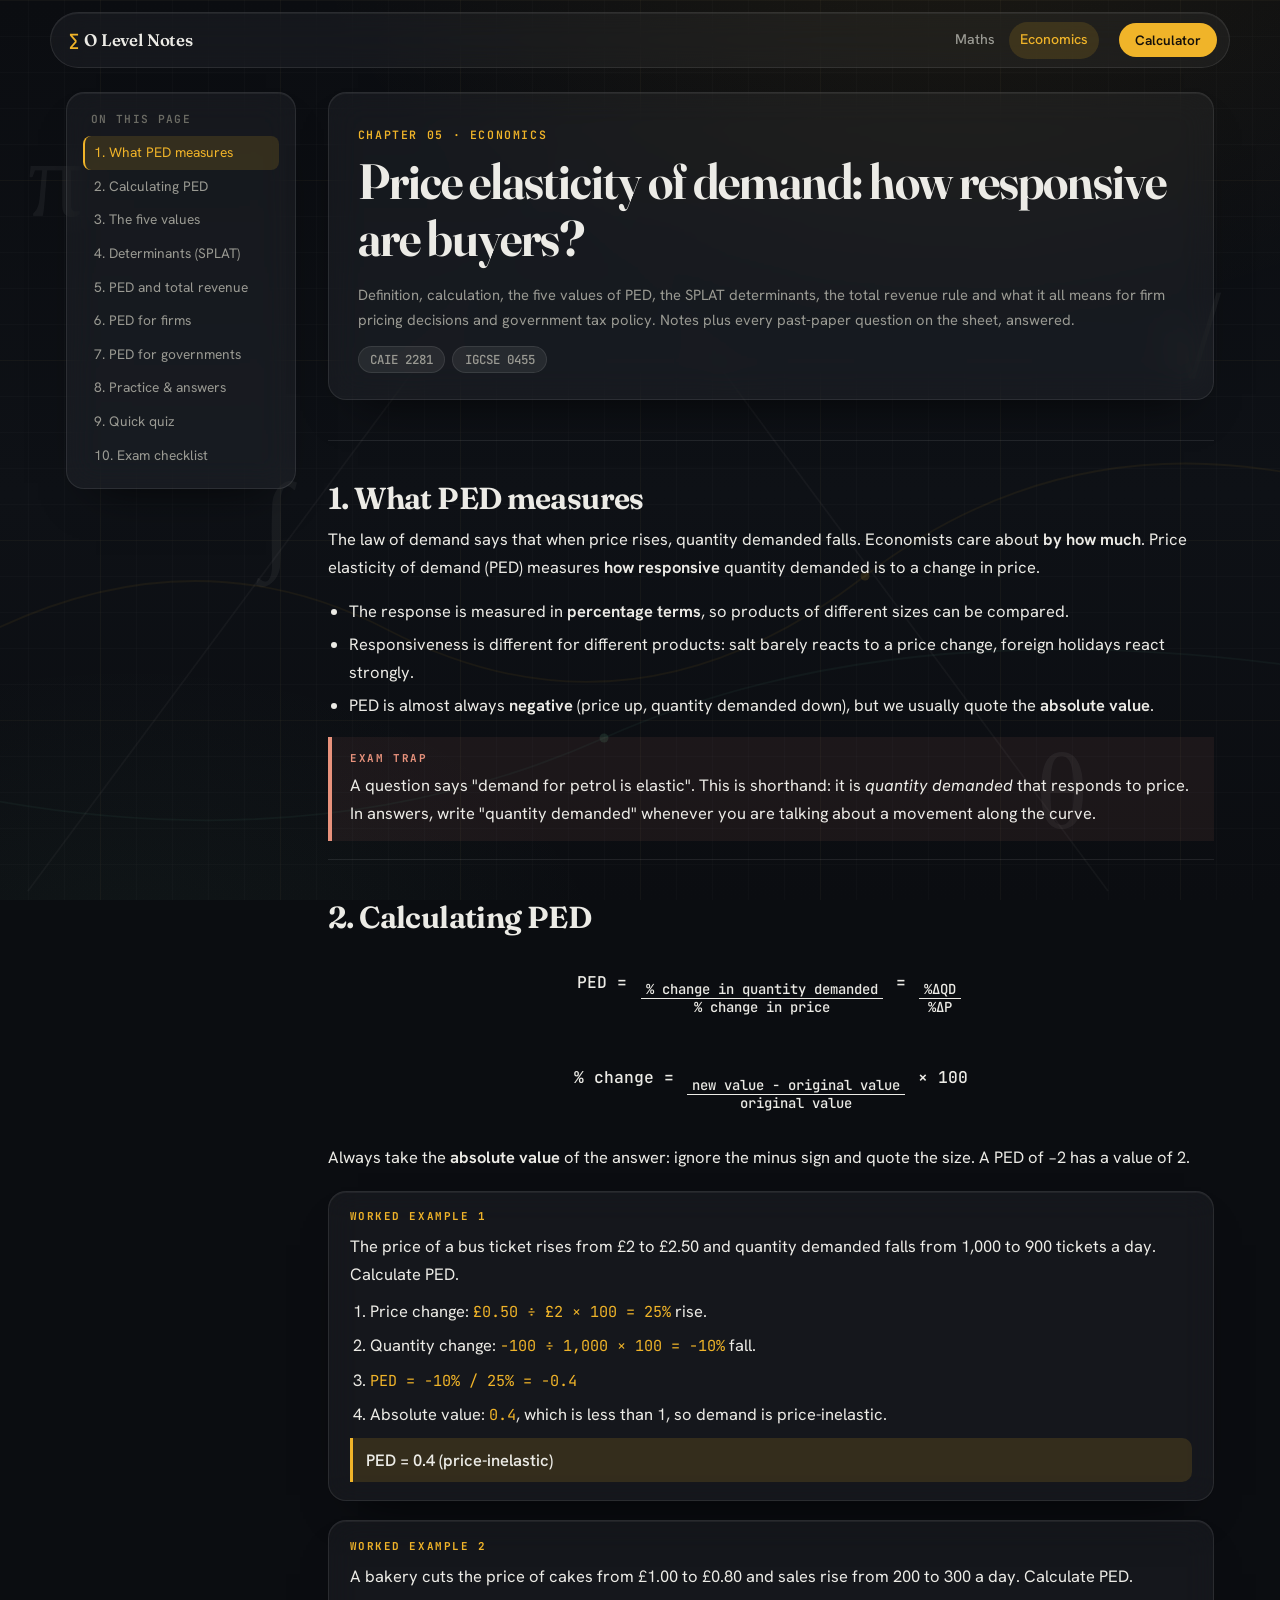
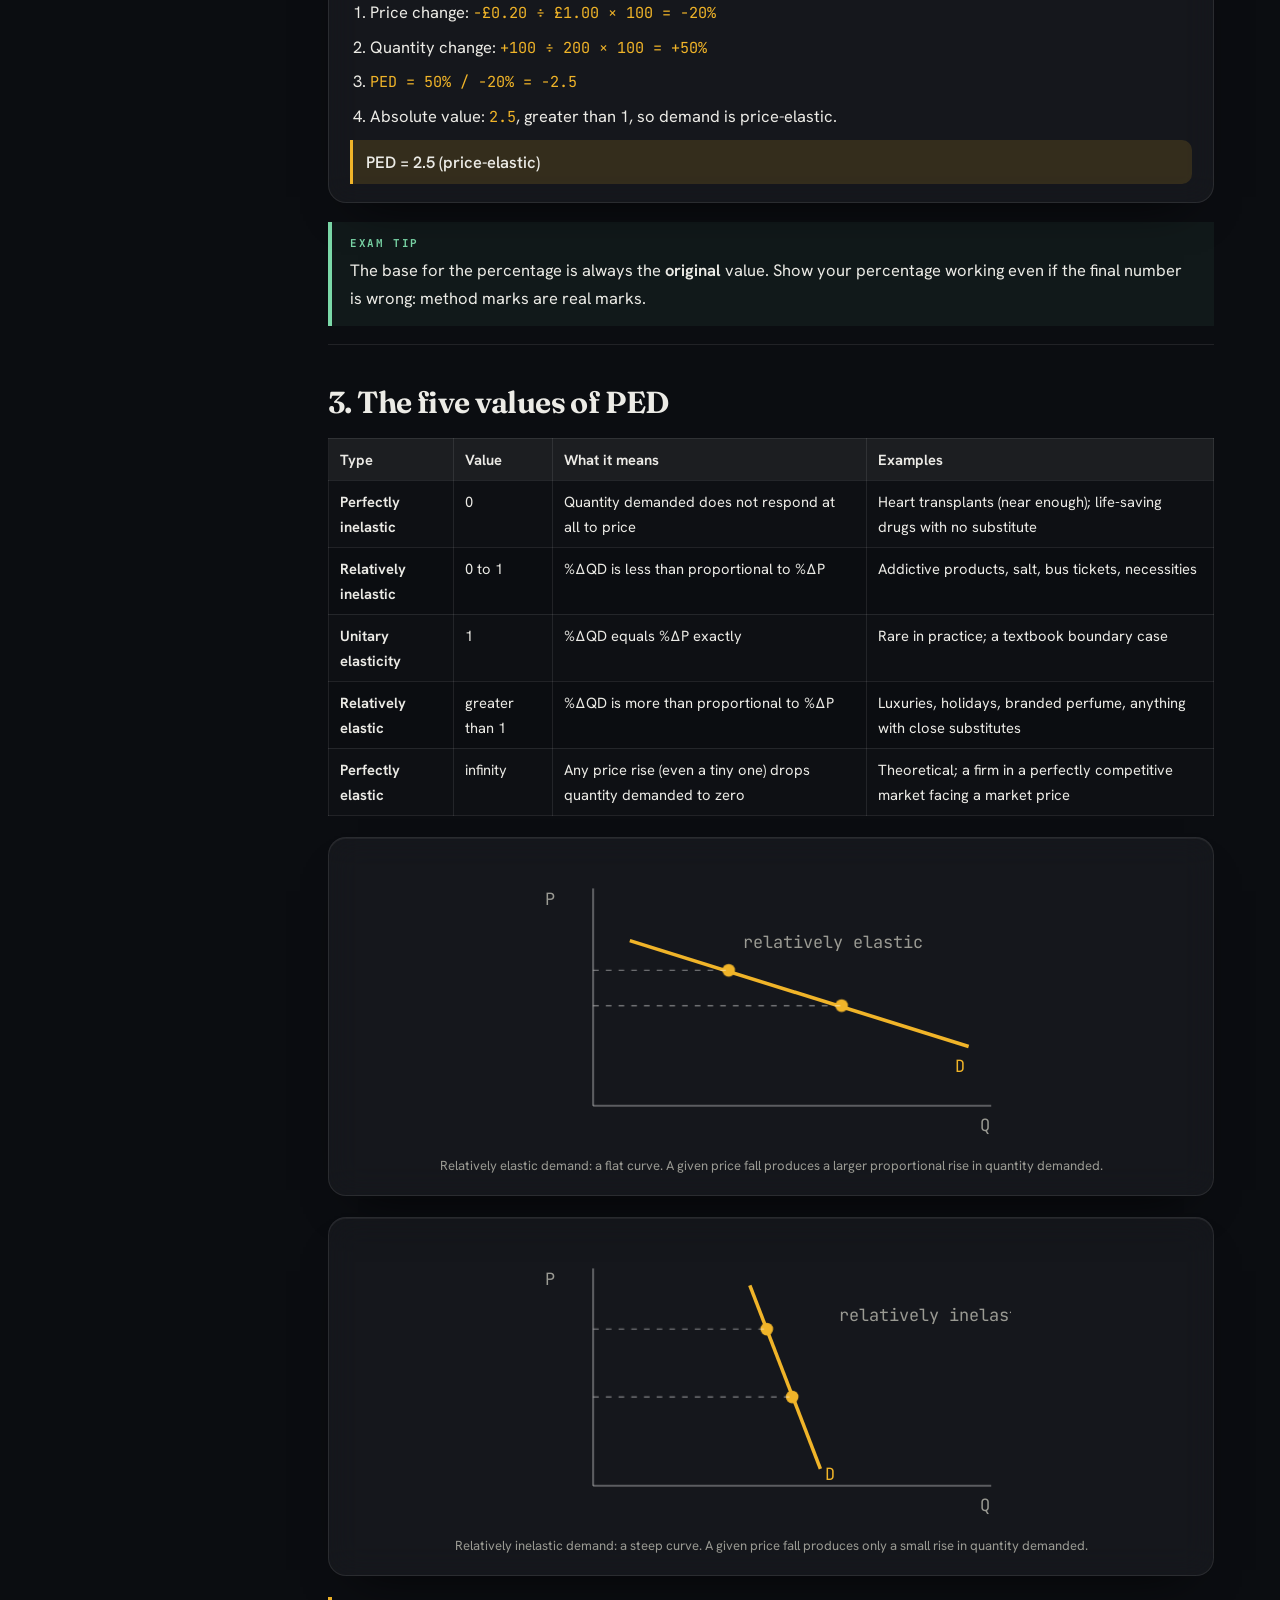
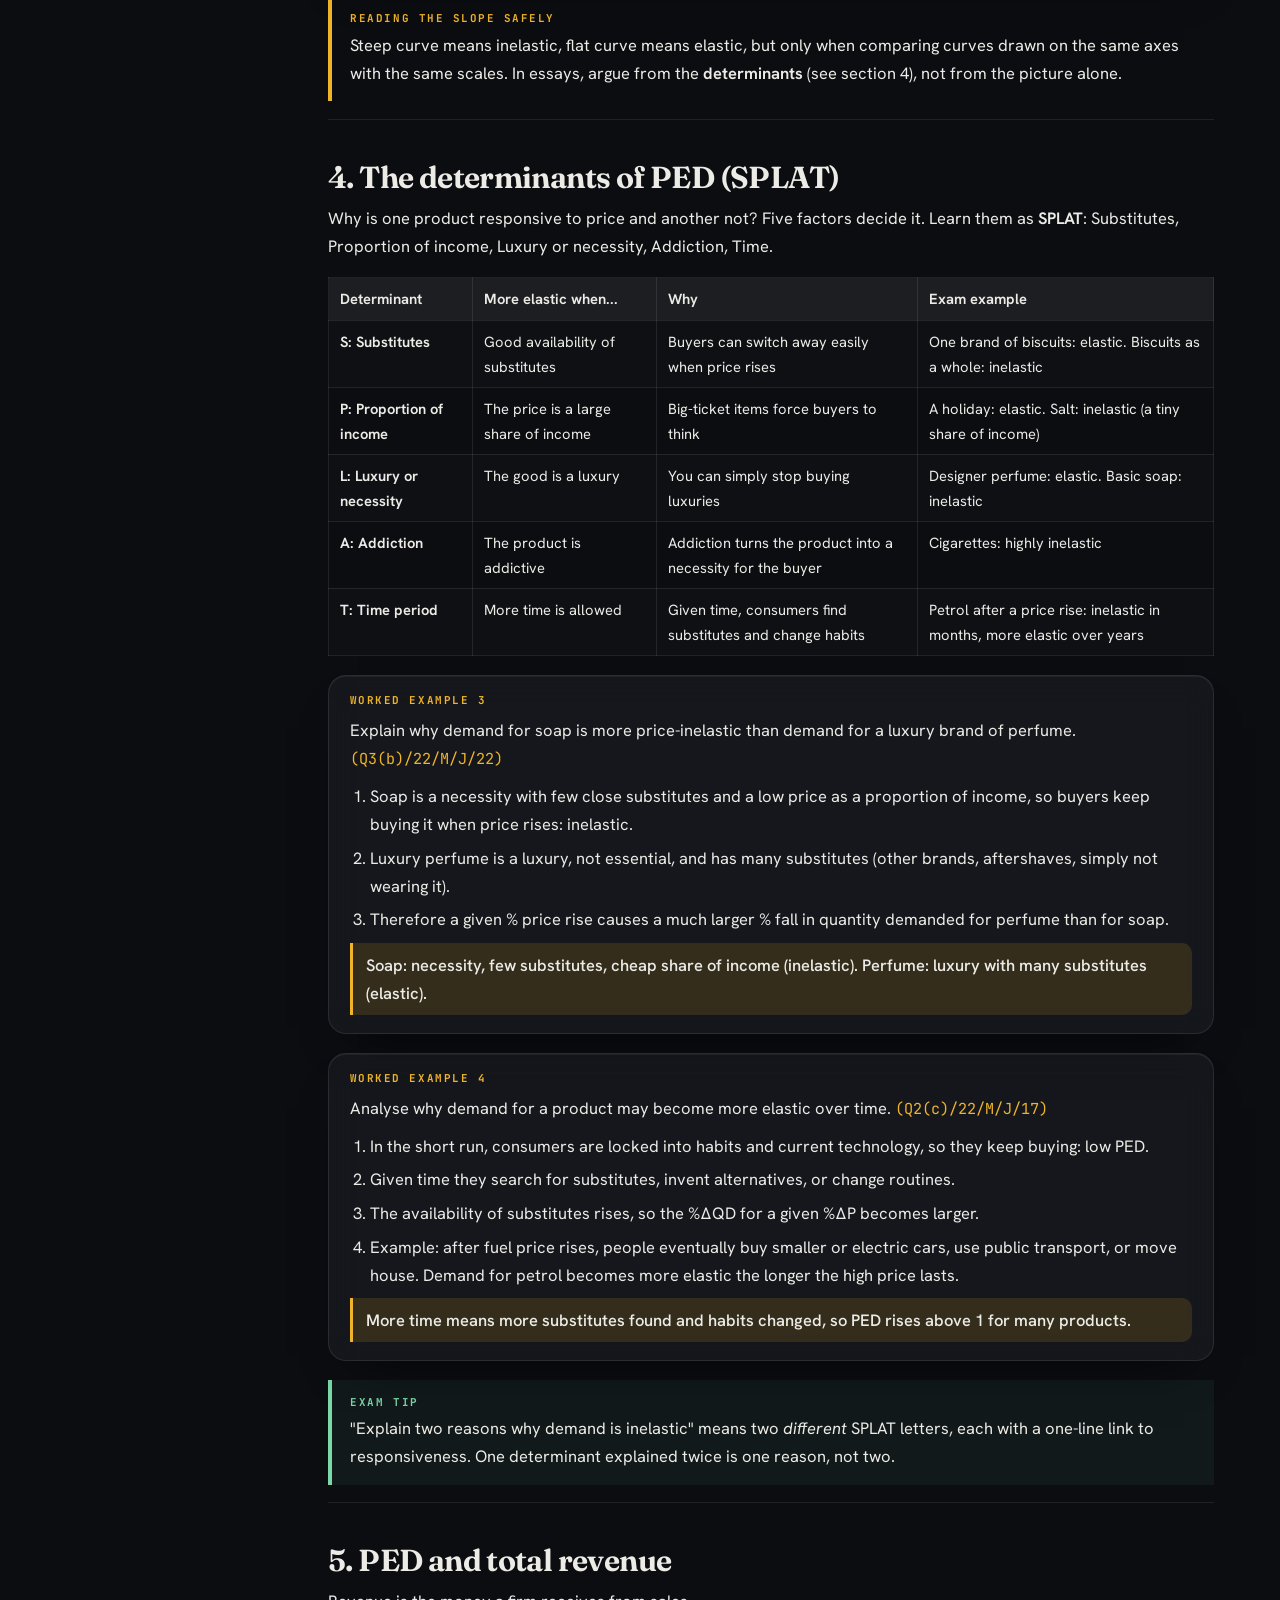
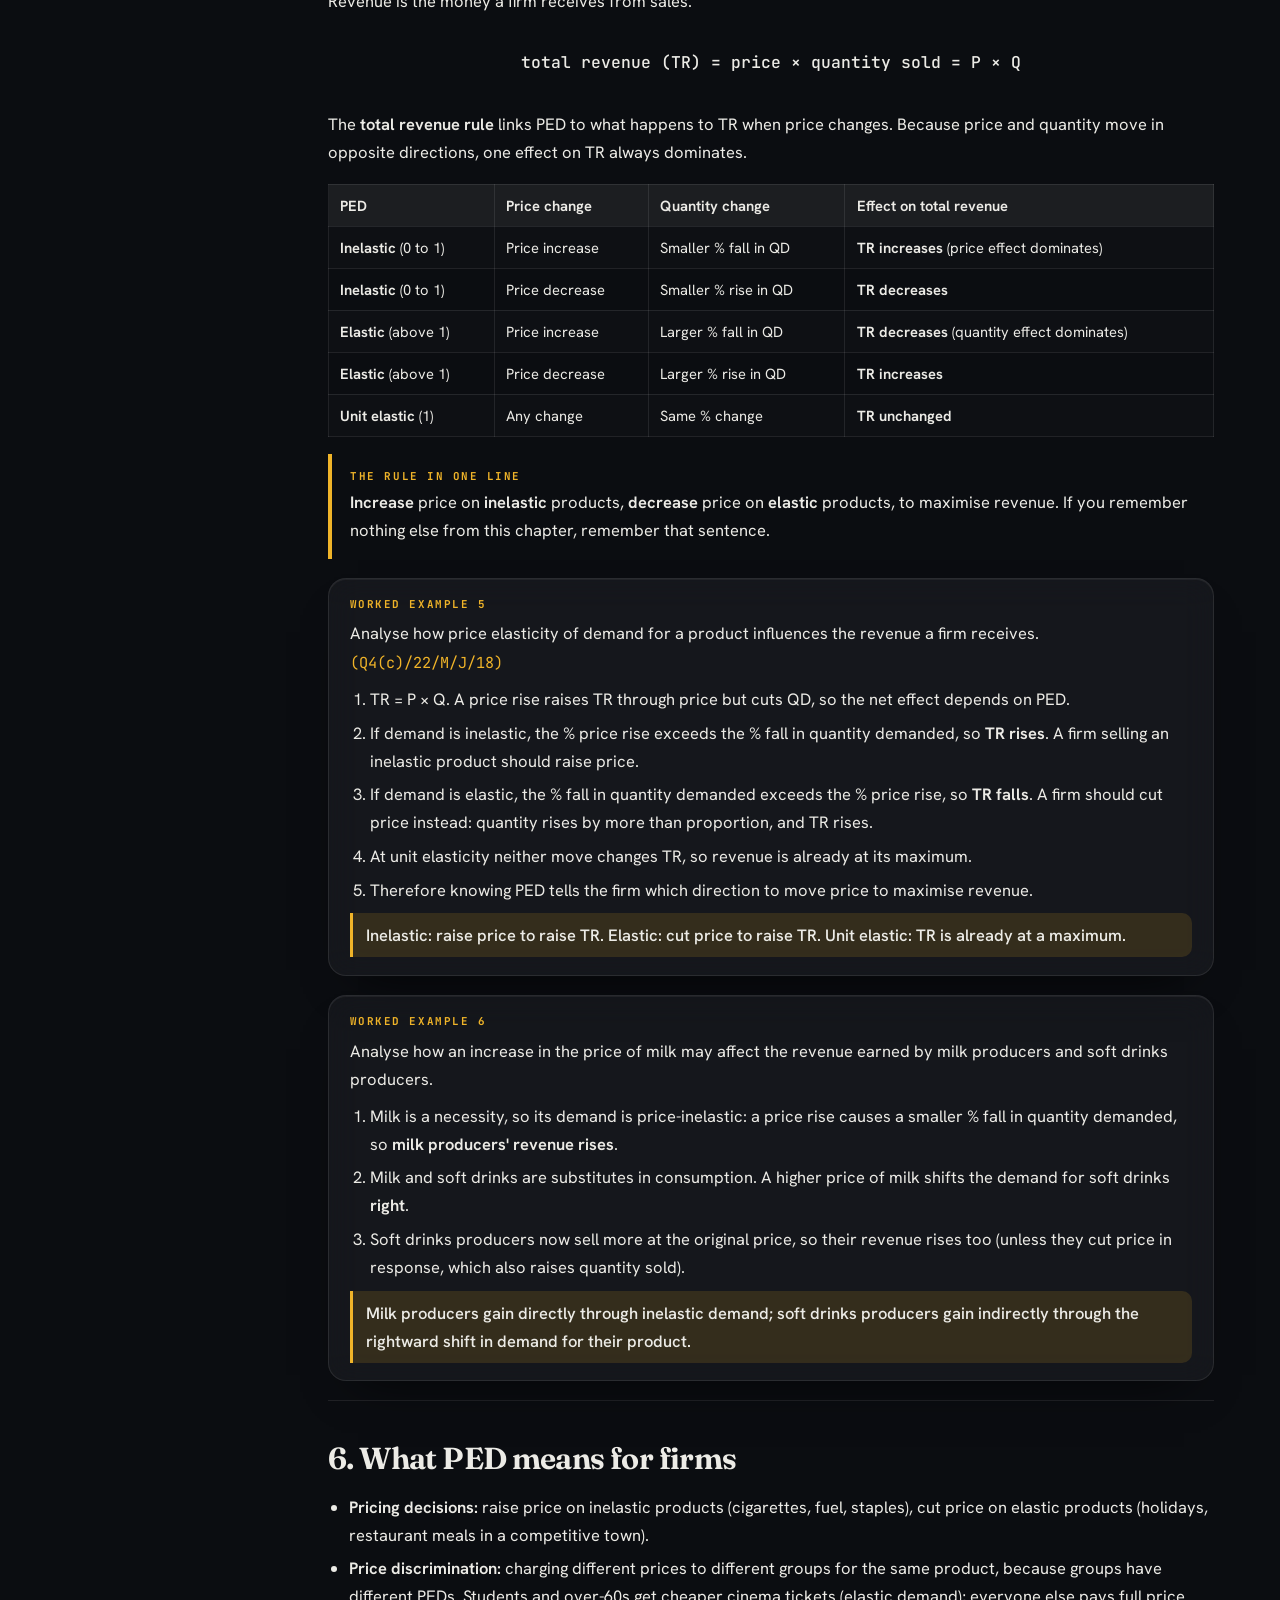
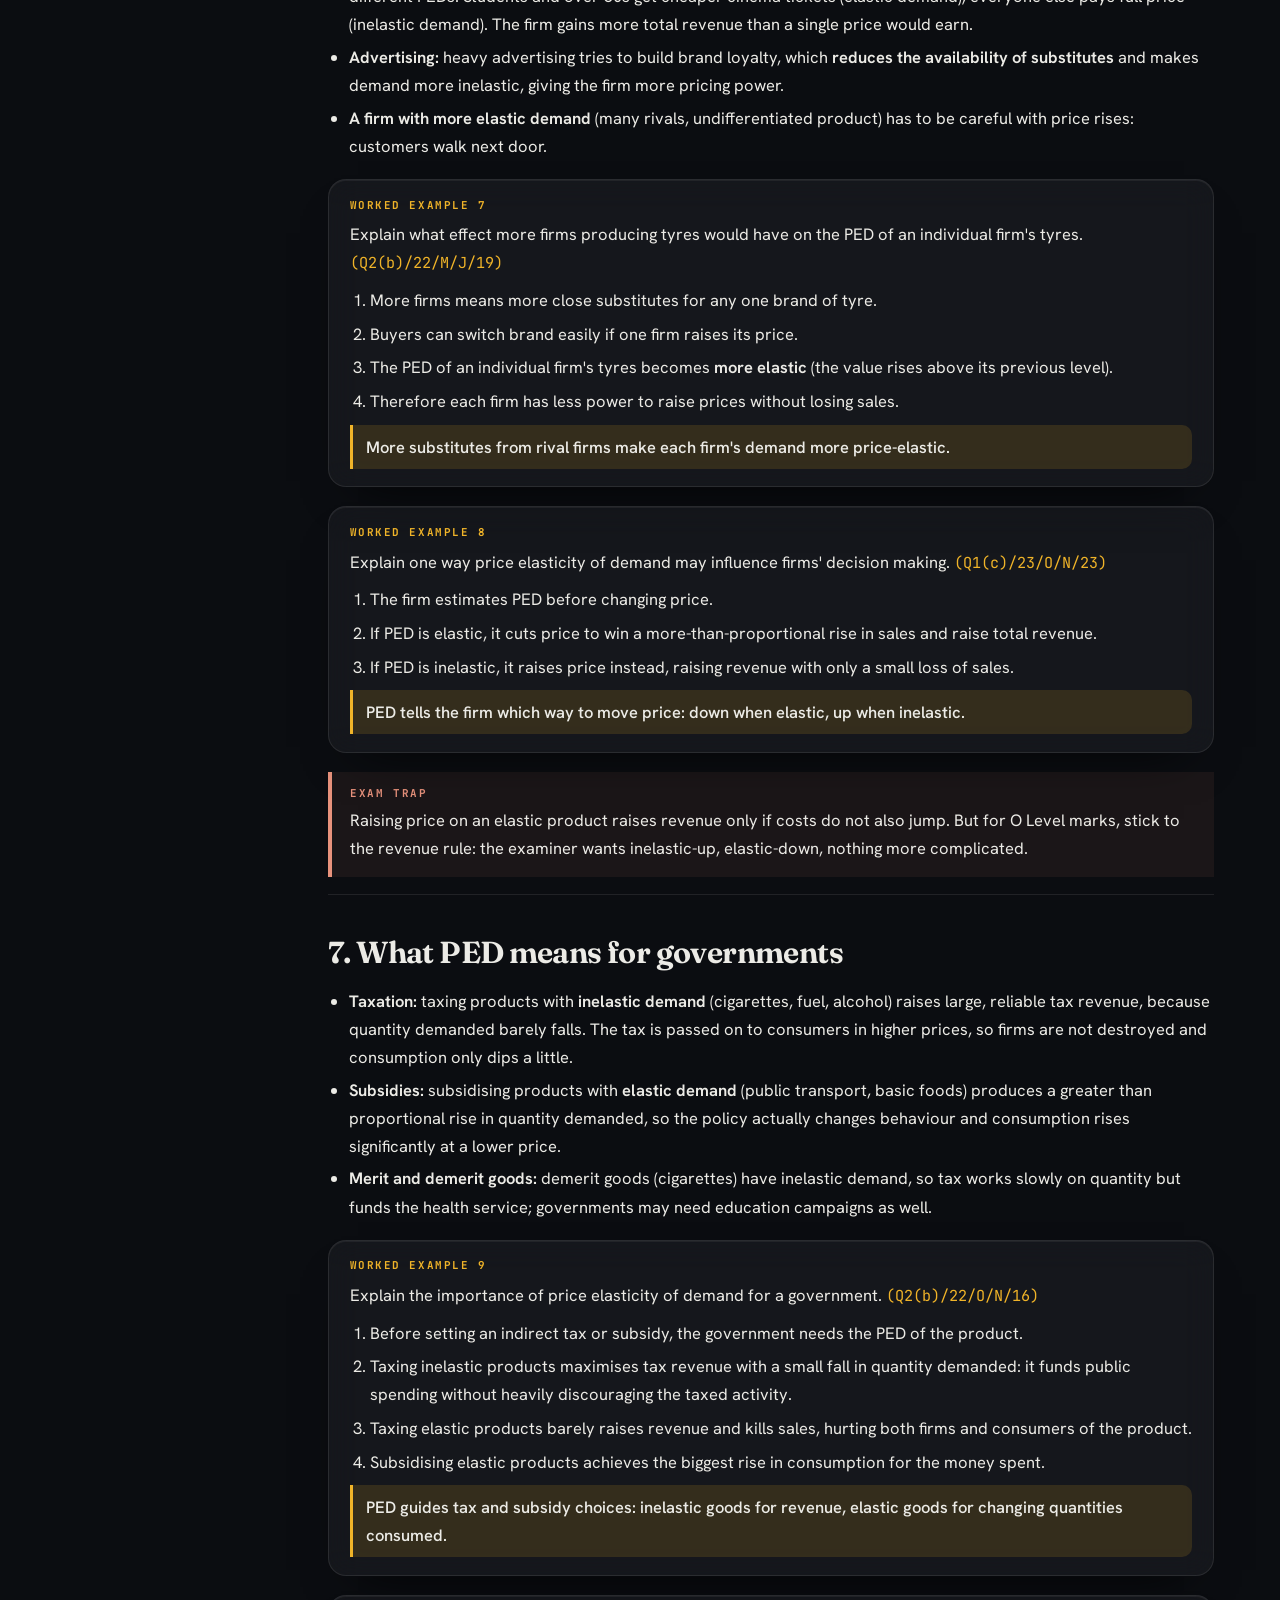
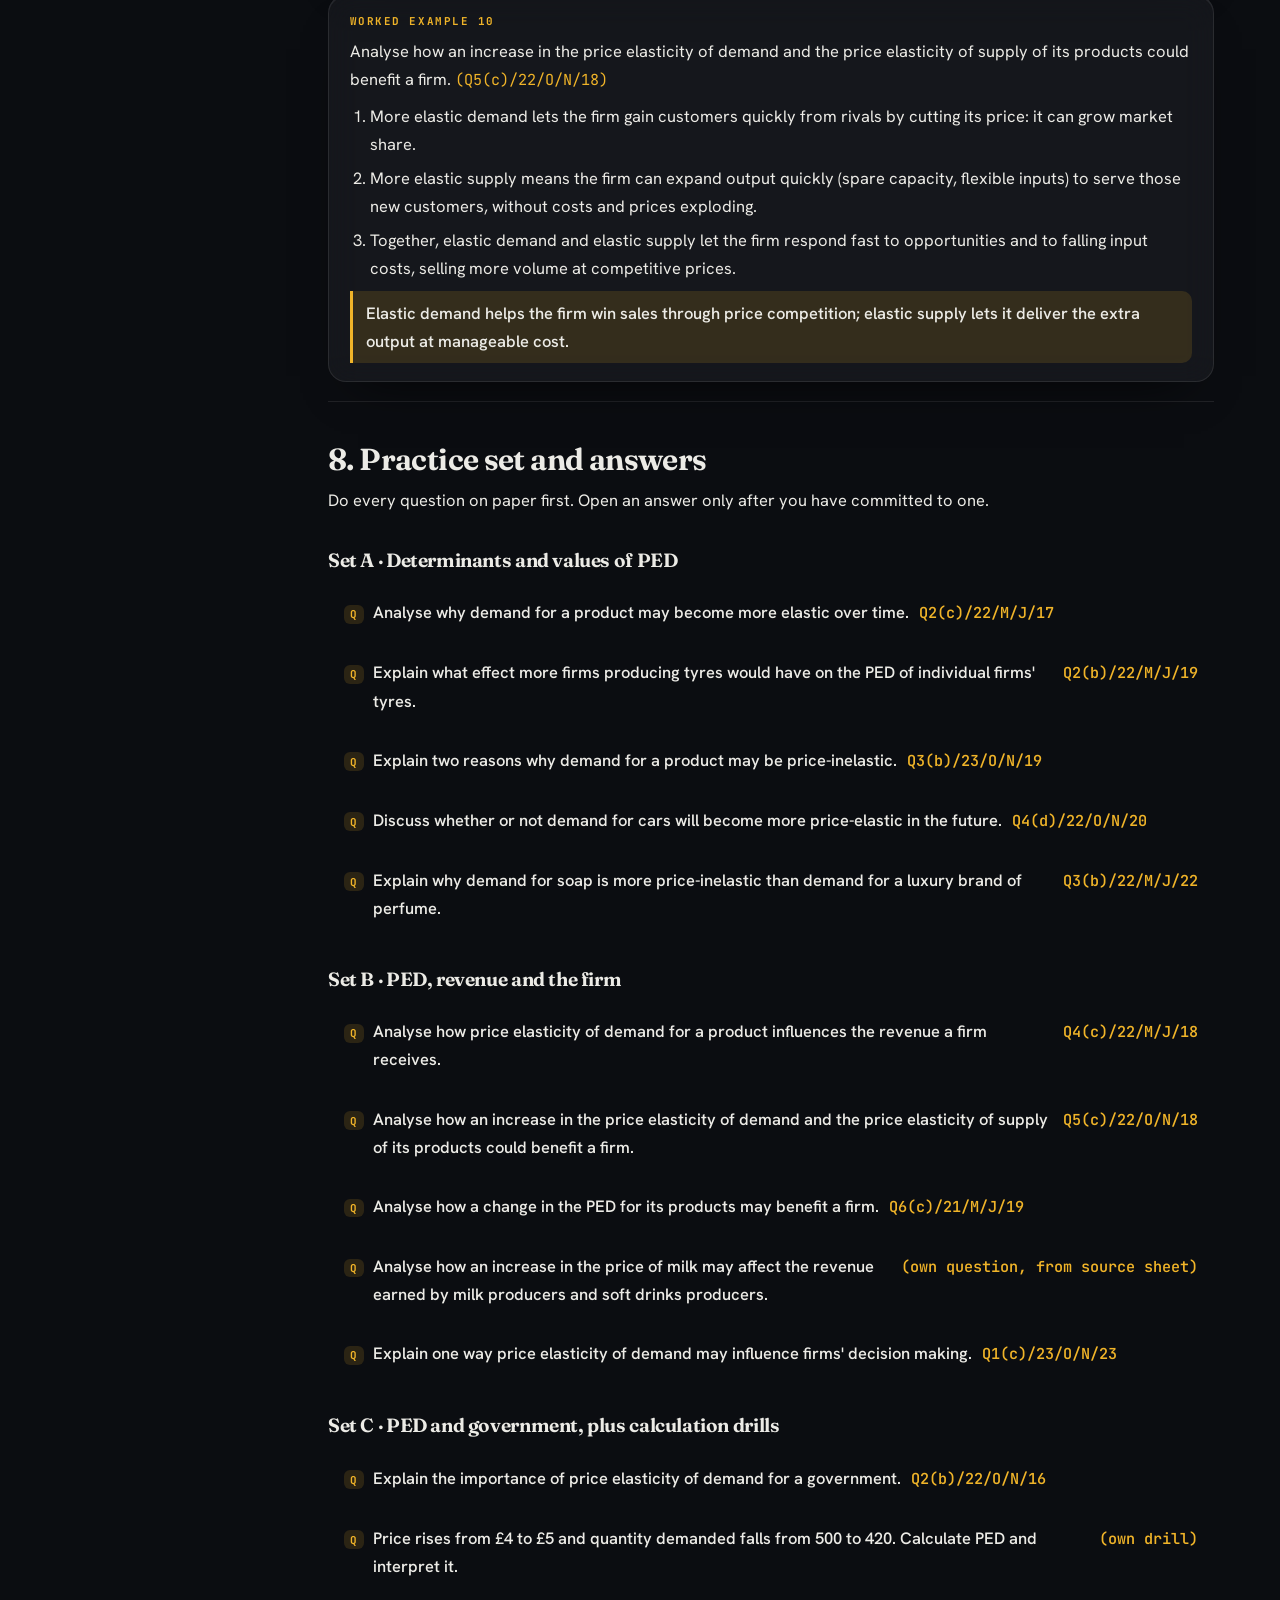
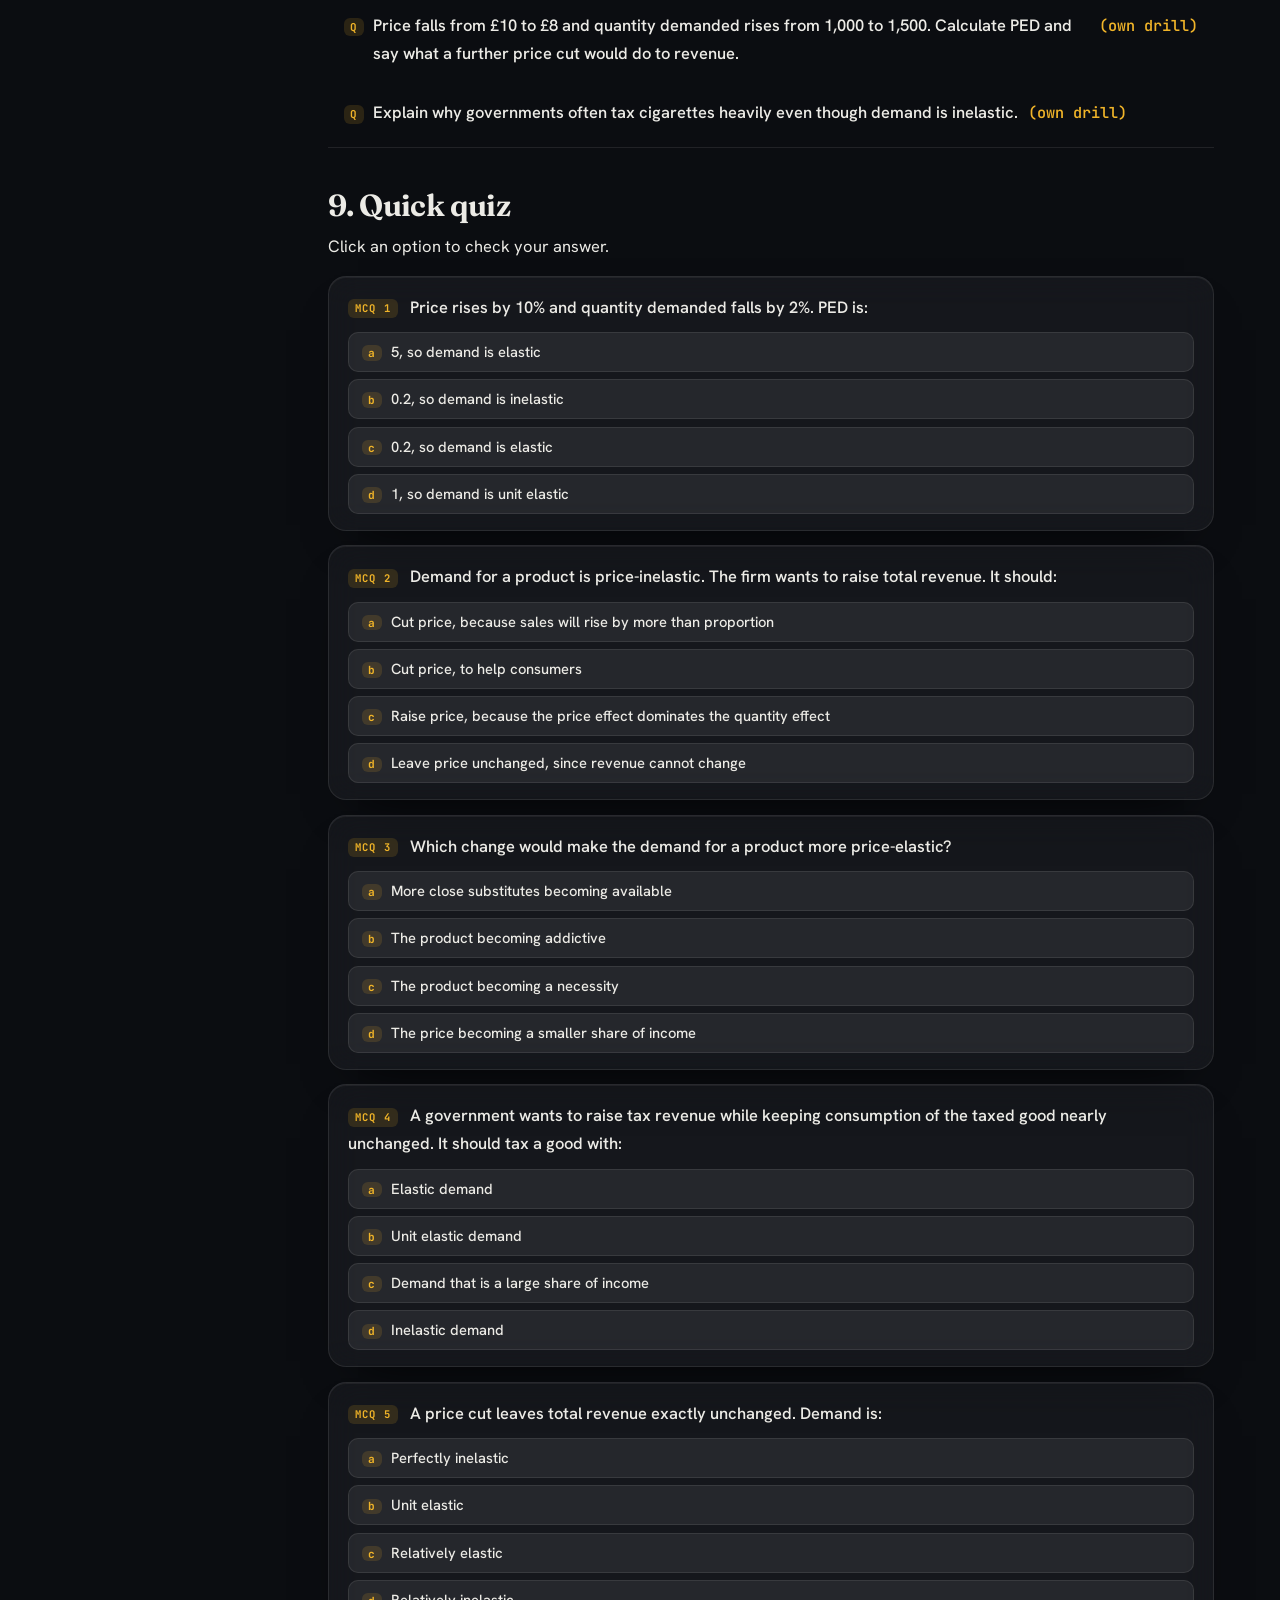
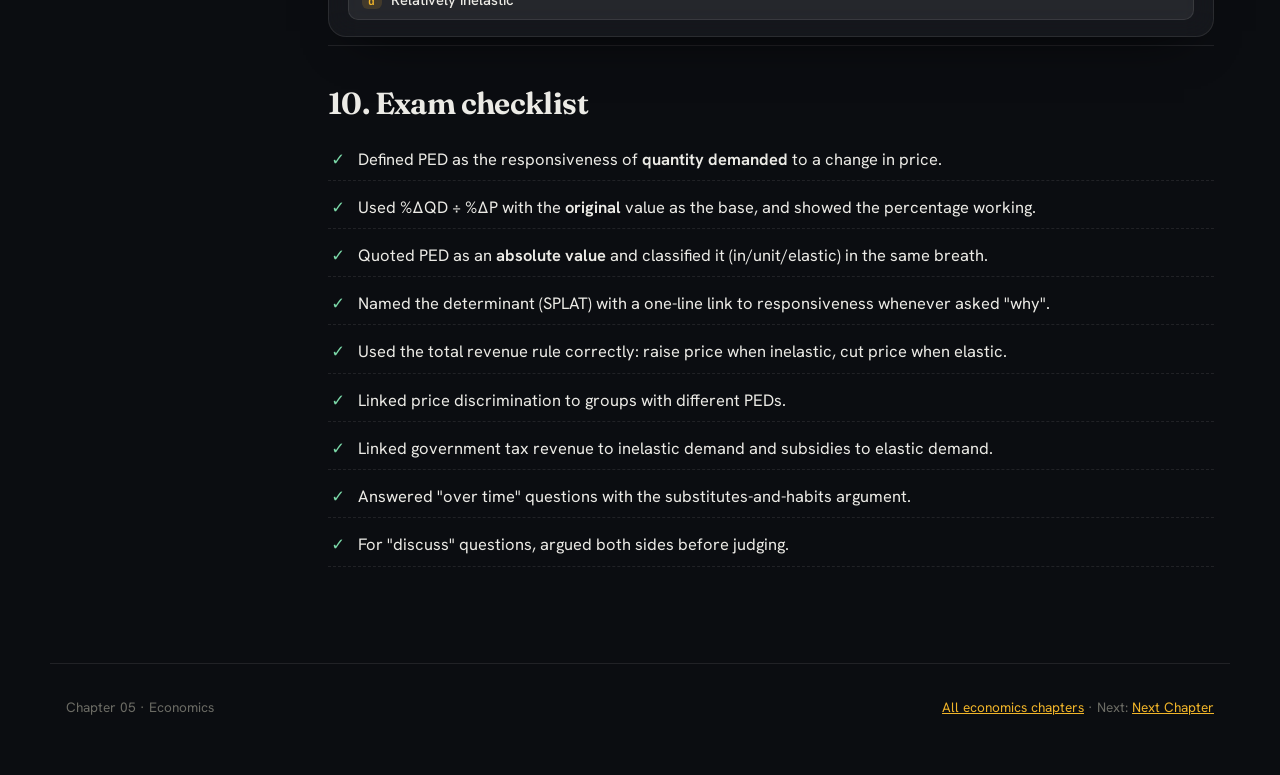
<file: economics-ped.html>
<!DOCTYPE html>
<html lang="en">
<head>
<meta charset="UTF-8">
<meta name="viewport" content="width=device-width, initial-scale=1.0">
<title>Price Elasticity of Demand · Economics Notes</title>
<meta name="description" content="O Level Economics notes on PED: definition, calculation, the five elasticity values, determinants, the total revenue rule and implications for firms and governments.">
<link rel="preconnect" href="https://fonts.googleapis.com">
<link rel="preconnect" href="https://fonts.gstatic.com" crossorigin>
<link href="https://fonts.googleapis.com/css2?family=Fraunces:opsz,wght@9..144,500;9..144,650;9..144,750&family=Hanken+Grotesk:wght@400;500;600;700&family=JetBrains+Mono:wght@400;500;700&display=swap" rel="stylesheet">
<link rel="stylesheet" href="css/site.css?v=2">
</head>
<body>

<header class="nav glass">
  <a class="brand" href="index.html"><span class="mark">∑</span><span class="word">O Level Notes</span></a>
  <nav class="nav-links">
    <a href="maths.html">Maths</a>
    <a href="economics.html" aria-current="page">Economics</a>
  </nav>
  <button class="nav-calc" data-calc-open>Calculator</button>
</header>

<div class="page">
<aside class="toc glass" aria-label="Chapter contents">
  <div class="toc-title">On this page</div>
  <a href="#intro">1. What PED measures</a>
  <a href="#calc">2. Calculating PED</a>
  <a href="#values">3. The five values</a>
  <a href="#determinants">4. Determinants (SPLAT)</a>
  <a href="#revenue">5. PED and total revenue</a>
  <a href="#firms">6. PED for firms</a>
  <a href="#government">7. PED for governments</a>
  <a href="#practice">8. Practice &amp; answers</a>
  <a href="#quiz">9. Quick quiz</a>
  <a href="#checklist">10. Exam checklist</a>
</aside>

<main class="chapter">
  <div class="chapter-hero glass" data-reveal>
    <span class="eyebrow">Chapter 05 · Economics</span>
    <h1>Price elasticity of demand: how responsive are buyers?</h1>
    <p class="meta">Definition, calculation, the five values of PED, the SPLAT determinants, the total revenue rule and what it all means for firm pricing decisions and government tax policy. Notes plus every past-paper question on the sheet, answered.</p>
    <div class="chips">
      <span class="chip">CAIE 2281</span>
      <span class="chip">IGCSE 0455</span>
    </div>
  </div>

  <section id="intro" data-reveal>
    <h2>1. What PED measures</h2>
    <p>The law of demand says that when price rises, quantity demanded falls. Economists care about <strong>by how much</strong>. Price elasticity of demand (PED) measures <strong>how responsive</strong> quantity demanded is to a change in price.</p>
    <ul>
      <li>The response is measured in <strong>percentage terms</strong>, so products of different sizes can be compared.</li>
      <li>Responsiveness is different for different products: salt barely reacts to a price change, foreign holidays react strongly.</li>
      <li>PED is almost always <strong>negative</strong> (price up, quantity demanded down), but we usually quote the <strong>absolute value</strong>.</li>
    </ul>
    <div class="box warn"><span class="label">Exam trap</span>A question says "demand for petrol is elastic". This is shorthand: it is <em>quantity demanded</em> that responds to price. In answers, write "quantity demanded" whenever you are talking about a movement along the curve.</div>
  </section>

  <section id="calc" data-reveal>
    <h2>2. Calculating PED</h2>
    <div class="formula"><code>PED = <span class="frac"><span>% change in quantity demanded</span><span>% change in price</span></span> = <span class="frac"><span>%ΔQD</span><span>%ΔP</span></span></code></div>
    <div class="formula"><code>% change = <span class="frac"><span>new value − original value</span><span>original value</span></span> × 100</code></div>
    <p>Always take the <strong>absolute value</strong> of the answer: ignore the minus sign and quote the size. A PED of −2 has a value of 2.</p>
    <div class="example glass">
      <span class="label">Worked example 1</span>
      <p>The price of a bus ticket rises from £2 to £2.50 and quantity demanded falls from 1,000 to 900 tickets a day. Calculate PED.</p>
      <ol class="steps">
        <li>Price change: <span class="m">£0.50 ÷ £2 × 100 = 25%</span> rise.</li>
        <li>Quantity change: <span class="m">−100 ÷ 1,000 × 100 = −10%</span> fall.</li>
        <li><span class="m">PED = −10% / 25% = −0.4</span></li>
        <li>Absolute value: <span class="m">0.4</span>, which is less than 1, so demand is price-inelastic.</li>
      </ol>
      <p class="answer">PED = 0.4 (price-inelastic)</p>
    </div>
    <div class="example glass">
      <span class="label">Worked example 2</span>
      <p>A bakery cuts the price of cakes from £1.00 to £0.80 and sales rise from 200 to 300 a day. Calculate PED.</p>
      <ol class="steps">
        <li>Price change: <span class="m">−£0.20 ÷ £1.00 × 100 = −20%</span></li>
        <li>Quantity change: <span class="m">+100 ÷ 200 × 100 = +50%</span></li>
        <li><span class="m">PED = 50% / −20% = −2.5</span></li>
        <li>Absolute value: <span class="m">2.5</span>, greater than 1, so demand is price-elastic.</li>
      </ol>
      <p class="answer">PED = 2.5 (price-elastic)</p>
    </div>
    <div class="box good"><span class="label">Exam tip</span>The base for the percentage is always the <strong>original</strong> value. Show your percentage working even if the final number is wrong: method marks are real marks.</div>
  </section>

  <section id="values" data-reveal>
    <h2>3. The five values of PED</h2>
    <table>
      <tr><th>Type</th><th>Value</th><th>What it means</th><th>Examples</th></tr>
      <tr><td><strong>Perfectly inelastic</strong></td><td>0</td><td>Quantity demanded does not respond at all to price</td><td>Heart transplants (near enough); life-saving drugs with no substitute</td></tr>
      <tr><td><strong>Relatively inelastic</strong></td><td>0 to 1</td><td>%ΔQD is less than proportional to %ΔP</td><td>Addictive products, salt, bus tickets, necessities</td></tr>
      <tr><td><strong>Unitary elasticity</strong></td><td>1</td><td>%ΔQD equals %ΔP exactly</td><td>Rare in practice; a textbook boundary case</td></tr>
      <tr><td><strong>Relatively elastic</strong></td><td>greater than 1</td><td>%ΔQD is more than proportional to %ΔP</td><td>Luxuries, holidays, branded perfume, anything with close substitutes</td></tr>
      <tr><td><strong>Perfectly elastic</strong></td><td>infinity</td><td>Any price rise (even a tiny one) drops quantity demanded to zero</td><td>Theoretical; a firm in a perfectly competitive market facing a market price</td></tr>
    </table>
    <figure class="fig glass" data-reveal>
      <svg viewBox="0 0 340 200" class="draw" fill="none" aria-hidden="true">
        <line class="stroke" x1="44" y1="172" x2="326" y2="172" stroke="#ffffff" stroke-opacity="0.3" stroke-width="1.5"/>
        <line class="stroke d1" x1="44" y1="172" x2="44" y2="18" stroke="#ffffff" stroke-opacity="0.3" stroke-width="1.5"/>
        <text x="10" y="30" fill="#9a9a93" font-size="12">P</text>
        <text x="318" y="190" fill="#9a9a93" font-size="12">Q</text>
        <line class="stroke d2" x1="70" y1="55" x2="310" y2="130" stroke="#f0b429" stroke-width="2.5"/>
        <text x="300" y="148" fill="#f0b429" font-size="12">D</text>
        <text x="150" y="60" fill="#9a9a93" font-size="12">relatively elastic</text>
        <circle class="dot-pop p3" cx="140" cy="76" r="4.5" fill="#f0b429"/>
        <circle class="dot-pop p3" cx="220" cy="101" r="4.5" fill="#f0b429"/>
        <line x1="44" y1="76" x2="140" y2="76" stroke="#ffffff" stroke-opacity="0.4" stroke-width="1" stroke-dasharray="4 5"/>
        <line x1="44" y1="101" x2="220" y2="101" stroke="#ffffff" stroke-opacity="0.4" stroke-width="1" stroke-dasharray="4 5"/>
      </svg>
      <figcaption>Relatively elastic demand: a flat curve. A given price fall produces a larger proportional rise in quantity demanded.</figcaption>
    </figure>
    <figure class="fig glass" data-reveal>
      <svg viewBox="0 0 340 200" class="draw" fill="none" aria-hidden="true">
        <line class="stroke" x1="44" y1="172" x2="326" y2="172" stroke="#ffffff" stroke-opacity="0.3" stroke-width="1.5"/>
        <line class="stroke d1" x1="44" y1="172" x2="44" y2="18" stroke="#ffffff" stroke-opacity="0.3" stroke-width="1.5"/>
        <text x="10" y="30" fill="#9a9a93" font-size="12">P</text>
        <text x="318" y="190" fill="#9a9a93" font-size="12">Q</text>
        <line class="stroke d2" x1="155" y1="30" x2="205" y2="160" stroke="#f0b429" stroke-width="2.5"/>
        <text x="208" y="168" fill="#f0b429" font-size="12">D</text>
        <text x="218" y="55" fill="#9a9a93" font-size="12">relatively inelastic</text>
        <circle class="dot-pop p3" cx="167" cy="61" r="4.5" fill="#f0b429"/>
        <circle class="dot-pop p3" cx="185" cy="109" r="4.5" fill="#f0b429"/>
        <line x1="44" y1="61" x2="167" y2="61" stroke="#ffffff" stroke-opacity="0.4" stroke-width="1" stroke-dasharray="4 5"/>
        <line x1="44" y1="109" x2="185" y2="109" stroke="#ffffff" stroke-opacity="0.4" stroke-width="1" stroke-dasharray="4 5"/>
      </svg>
      <figcaption>Relatively inelastic demand: a steep curve. A given price fall produces only a small rise in quantity demanded.</figcaption>
    </figure>
    <div class="box"><span class="label">Reading the slope safely</span>Steep curve means inelastic, flat curve means elastic, but only when comparing curves drawn on the same axes with the same scales. In essays, argue from the <strong>determinants</strong> (see section 4), not from the picture alone.</div>
  </section>

  <section id="determinants" data-reveal>
    <h2>4. The determinants of PED (SPLAT)</h2>
    <p>Why is one product responsive to price and another not? Five factors decide it. Learn them as <strong>SPLAT</strong>: Substitutes, Proportion of income, Luxury or necessity, Addiction, Time.</p>
    <table>
      <tr><th>Determinant</th><th>More elastic when...</th><th>Why</th><th>Exam example</th></tr>
      <tr><td><strong>S: Substitutes</strong></td><td>Good availability of substitutes</td><td>Buyers can switch away easily when price rises</td><td>One brand of biscuits: elastic. Biscuits as a whole: inelastic</td></tr>
      <tr><td><strong>P: Proportion of income</strong></td><td>The price is a large share of income</td><td>Big-ticket items force buyers to think</td><td>A holiday: elastic. Salt: inelastic (a tiny share of income)</td></tr>
      <tr><td><strong>L: Luxury or necessity</strong></td><td>The good is a luxury</td><td>You can simply stop buying luxuries</td><td>Designer perfume: elastic. Basic soap: inelastic</td></tr>
      <tr><td><strong>A: Addiction</strong></td><td>The product is addictive</td><td>Addiction turns the product into a necessity for the buyer</td><td>Cigarettes: highly inelastic</td></tr>
      <tr><td><strong>T: Time period</strong></td><td>More time is allowed</td><td>Given time, consumers find substitutes and change habits</td><td>Petrol after a price rise: inelastic in months, more elastic over years</td></tr>
    </table>
    <div class="example glass">
      <span class="label">Worked example 3</span>
      <p>Explain why demand for soap is more price-inelastic than demand for a luxury brand of perfume. <span class="m">(Q3(b)/22/M/J/22)</span></p>
      <ol class="steps">
        <li>Soap is a necessity with few close substitutes and a low price as a proportion of income, so buyers keep buying it when price rises: inelastic.</li>
        <li>Luxury perfume is a luxury, not essential, and has many substitutes (other brands, aftershaves, simply not wearing it).</li>
        <li>Therefore a given % price rise causes a much larger % fall in quantity demanded for perfume than for soap.</li>
      </ol>
      <p class="answer">Soap: necessity, few substitutes, cheap share of income (inelastic). Perfume: luxury with many substitutes (elastic).</p>
    </div>
    <div class="example glass">
      <span class="label">Worked example 4</span>
      <p>Analyse why demand for a product may become more elastic over time. <span class="m">(Q2(c)/22/M/J/17)</span></p>
      <ol class="steps">
        <li>In the short run, consumers are locked into habits and current technology, so they keep buying: low PED.</li>
        <li>Given time they search for substitutes, invent alternatives, or change routines.</li>
        <li>The availability of substitutes rises, so the %ΔQD for a given %ΔP becomes larger.</li>
        <li>Example: after fuel price rises, people eventually buy smaller or electric cars, use public transport, or move house. Demand for petrol becomes more elastic the longer the high price lasts.</li>
      </ol>
      <p class="answer">More time means more substitutes found and habits changed, so PED rises above 1 for many products.</p>
    </div>
    <div class="box good"><span class="label">Exam tip</span>"Explain two reasons why demand is inelastic" means two <em>different</em> SPLAT letters, each with a one-line link to responsiveness. One determinant explained twice is one reason, not two.</div>
  </section>

  <section id="revenue" data-reveal>
    <h2>5. PED and total revenue</h2>
    <p>Revenue is the money a firm receives from sales.</p>
    <div class="formula"><code>total revenue (TR) = price × quantity sold = P × Q</code></div>
    <p>The <strong>total revenue rule</strong> links PED to what happens to TR when price changes. Because price and quantity move in opposite directions, one effect on TR always dominates.</p>
    <table>
      <tr><th>PED</th><th>Price change</th><th>Quantity change</th><th>Effect on total revenue</th></tr>
      <tr><td><strong>Inelastic</strong> (0 to 1)</td><td>Price increase</td><td>Smaller % fall in QD</td><td><strong>TR increases</strong> (price effect dominates)</td></tr>
      <tr><td><strong>Inelastic</strong> (0 to 1)</td><td>Price decrease</td><td>Smaller % rise in QD</td><td><strong>TR decreases</strong></td></tr>
      <tr><td><strong>Elastic</strong> (above 1)</td><td>Price increase</td><td>Larger % fall in QD</td><td><strong>TR decreases</strong> (quantity effect dominates)</td></tr>
      <tr><td><strong>Elastic</strong> (above 1)</td><td>Price decrease</td><td>Larger % rise in QD</td><td><strong>TR increases</strong></td></tr>
      <tr><td><strong>Unit elastic</strong> (1)</td><td>Any change</td><td>Same % change</td><td><strong>TR unchanged</strong></td></tr>
    </table>
    <div class="box"><span class="label">The rule in one line</span><strong>Increase</strong> price on <strong>inelastic</strong> products, <strong>decrease</strong> price on <strong>elastic</strong> products, to maximise revenue. If you remember nothing else from this chapter, remember that sentence.</div>
    <div class="example glass">
      <span class="label">Worked example 5</span>
      <p>Analyse how price elasticity of demand for a product influences the revenue a firm receives. <span class="m">(Q4(c)/22/M/J/18)</span></p>
      <ol class="steps">
        <li>TR = P × Q. A price rise raises TR through price but cuts QD, so the net effect depends on PED.</li>
        <li>If demand is inelastic, the % price rise exceeds the % fall in quantity demanded, so <strong>TR rises</strong>. A firm selling an inelastic product should raise price.</li>
        <li>If demand is elastic, the % fall in quantity demanded exceeds the % price rise, so <strong>TR falls</strong>. A firm should cut price instead: quantity rises by more than proportion, and TR rises.</li>
        <li>At unit elasticity neither move changes TR, so revenue is already at its maximum.</li>
        <li>Therefore knowing PED tells the firm which direction to move price to maximise revenue.</li>
      </ol>
      <p class="answer">Inelastic: raise price to raise TR. Elastic: cut price to raise TR. Unit elastic: TR is already at a maximum.</p>
    </div>
    <div class="example glass">
      <span class="label">Worked example 6</span>
      <p>Analyse how an increase in the price of milk may affect the revenue earned by milk producers and soft drinks producers.</p>
      <ol class="steps">
        <li>Milk is a necessity, so its demand is price-inelastic: a price rise causes a smaller % fall in quantity demanded, so <strong>milk producers' revenue rises</strong>.</li>
        <li>Milk and soft drinks are substitutes in consumption. A higher price of milk shifts the demand for soft drinks <strong>right</strong>.</li>
        <li>Soft drinks producers now sell more at the original price, so their revenue rises too (unless they cut price in response, which also raises quantity sold).</li>
      </ol>
      <p class="answer">Milk producers gain directly through inelastic demand; soft drinks producers gain indirectly through the rightward shift in demand for their product.</p>
    </div>
  </section>

  <section id="firms" data-reveal>
    <h2>6. What PED means for firms</h2>
    <ul>
      <li><strong>Pricing decisions:</strong> raise price on inelastic products (cigarettes, fuel, staples), cut price on elastic products (holidays, restaurant meals in a competitive town).</li>
      <li><strong>Price discrimination:</strong> charging different prices to different groups for the same product, because groups have different PEDs. Students and over-60s get cheaper cinema tickets (elastic demand); everyone else pays full price (inelastic demand). The firm gains more total revenue than a single price would earn.</li>
      <li><strong>Advertising:</strong> heavy advertising tries to build brand loyalty, which <strong>reduces the availability of substitutes</strong> and makes demand more inelastic, giving the firm more pricing power.</li>
      <li><strong>A firm with more elastic demand</strong> (many rivals, undifferentiated product) has to be careful with price rises: customers walk next door.</li>
    </ul>
    <div class="example glass">
      <span class="label">Worked example 7</span>
      <p>Explain what effect more firms producing tyres would have on the PED of an individual firm's tyres. <span class="m">(Q2(b)/22/M/J/19)</span></p>
      <ol class="steps">
        <li>More firms means more close substitutes for any one brand of tyre.</li>
        <li>Buyers can switch brand easily if one firm raises its price.</li>
        <li>The PED of an individual firm's tyres becomes <strong>more elastic</strong> (the value rises above its previous level).</li>
        <li>Therefore each firm has less power to raise prices without losing sales.</li>
      </ol>
      <p class="answer">More substitutes from rival firms make each firm's demand more price-elastic.</p>
    </div>
    <div class="example glass">
      <span class="label">Worked example 8</span>
      <p>Explain one way price elasticity of demand may influence firms' decision making. <span class="m">(Q1(c)/23/O/N/23)</span></p>
      <ol class="steps">
        <li>The firm estimates PED before changing price.</li>
        <li>If PED is elastic, it cuts price to win a more-than-proportional rise in sales and raise total revenue.</li>
        <li>If PED is inelastic, it raises price instead, raising revenue with only a small loss of sales.</li>
      </ol>
      <p class="answer">PED tells the firm which way to move price: down when elastic, up when inelastic.</p>
    </div>
    <div class="box warn"><span class="label">Exam trap</span>Raising price on an elastic product raises revenue only if costs do not also jump. But for O Level marks, stick to the revenue rule: the examiner wants inelastic-up, elastic-down, nothing more complicated.</div>
  </section>

  <section id="government" data-reveal>
    <h2>7. What PED means for governments</h2>
    <ul>
      <li><strong>Taxation:</strong> taxing products with <strong>inelastic demand</strong> (cigarettes, fuel, alcohol) raises large, reliable tax revenue, because quantity demanded barely falls. The tax is passed on to consumers in higher prices, so firms are not destroyed and consumption only dips a little.</li>
      <li><strong>Subsidies:</strong> subsidising products with <strong>elastic demand</strong> (public transport, basic foods) produces a greater than proportional rise in quantity demanded, so the policy actually changes behaviour and consumption rises significantly at a lower price.</li>
      <li><strong>Merit and demerit goods:</strong> demerit goods (cigarettes) have inelastic demand, so tax works slowly on quantity but funds the health service; governments may need education campaigns as well.</li>
    </ul>
    <div class="example glass">
      <span class="label">Worked example 9</span>
      <p>Explain the importance of price elasticity of demand for a government. <span class="m">(Q2(b)/22/O/N/16)</span></p>
      <ol class="steps">
        <li>Before setting an indirect tax or subsidy, the government needs the PED of the product.</li>
        <li>Taxing inelastic products maximises tax revenue with a small fall in quantity demanded: it funds public spending without heavily discouraging the taxed activity.</li>
        <li>Taxing elastic products barely raises revenue and kills sales, hurting both firms and consumers of the product.</li>
        <li>Subsidising elastic products achieves the biggest rise in consumption for the money spent.</li>
      </ol>
      <p class="answer">PED guides tax and subsidy choices: inelastic goods for revenue, elastic goods for changing quantities consumed.</p>
    </div>
    <div class="example glass">
      <span class="label">Worked example 10</span>
      <p>Analyse how an increase in the price elasticity of demand and the price elasticity of supply of its products could benefit a firm. <span class="m">(Q5(c)/22/O/N/18)</span></p>
      <ol class="steps">
        <li>More elastic demand lets the firm gain customers quickly from rivals by cutting its price: it can grow market share.</li>
        <li>More elastic supply means the firm can expand output quickly (spare capacity, flexible inputs) to serve those new customers, without costs and prices exploding.</li>
        <li>Together, elastic demand and elastic supply let the firm respond fast to opportunities and to falling input costs, selling more volume at competitive prices.</li>
      </ol>
      <p class="answer">Elastic demand helps the firm win sales through price competition; elastic supply lets it deliver the extra output at manageable cost.</p>
    </div>
  </section>

  <section id="practice" data-reveal>
    <h2>8. Practice set and answers</h2>
    <p>Do every question on paper first. Open an answer only after you have committed to one.</p>

    <h3>Set A · Determinants and values of PED</h3>
    <div class="practice">
      <details class="q"><summary>Analyse why demand for a product may become more elastic over time. <span class="m">Q2(c)/22/M/J/17</span></summary><div class="ans">Time lets consumers discover and adopt substitutes and change habits, so %ΔQD for a given %ΔP grows. Example: fuel price rises eventually lead to electric cars and public transport use, raising PED for petrol.</div></details>
      <details class="q"><summary>Explain what effect more firms producing tyres would have on the PED of individual firms' tyres. <span class="m">Q2(b)/22/M/J/19</span></summary><div class="ans">More firms means more close substitutes. If one firm raises price, buyers switch to rivals, so its demand becomes <strong>more elastic</strong> and its pricing power falls.</div></details>
      <details class="q"><summary>Explain two reasons why demand for a product may be price-inelastic. <span class="m">Q3(b)/23/O/N/19</span></summary><div class="ans">(1) Few or no close substitutes (e.g. insulin), so buyers cannot switch. (2) The product is a necessity or addictive (e.g. cigarettes), so buyers keep purchasing when price rises. Any two of: substitutes, necessity, addiction, small share of income, short time period.</div></details>
      <details class="q"><summary>Discuss whether or not demand for cars will become more price-elastic in the future. <span class="m">Q4(d)/22/O/N/20</span></summary><div class="ans">For: more substitutes develop (public transport, ride-sharing, electric alternatives, city living), and cars take a large share of income, so buyers react more. Against: for many, a car remains a necessity with weak public transport alternatives, and brand loyalty keeps demand loyal. A balanced discussion states both sides and judges which is stronger in a given context.</div></details>
      <details class="q"><summary>Explain why demand for soap is more price-inelastic than demand for a luxury brand of perfume. <span class="m">Q3(b)/22/M/J/22</span></summary><div class="ans">Soap is a cheap necessity with few substitutes: buyers keep buying it when price rises. Luxury perfume is a luxury with many substitutes (other brands, not buying any): a price rise cuts quantity demanded by more than proportion.</div></details>
    </div>

    <h3>Set B · PED, revenue and the firm</h3>
    <div class="practice">
      <details class="q"><summary>Analyse how price elasticity of demand for a product influences the revenue a firm receives. <span class="m">Q4(c)/22/M/J/18</span></summary><div class="ans">TR = P × Q. If demand is inelastic, a price rise causes a smaller % fall in QD, so TR rises. If elastic, a price rise causes a larger % fall in QD, so TR falls (and cutting price does the opposite). At unit elasticity TR is maximised.</div></details>
      <details class="q"><summary>Analyse how an increase in the price elasticity of demand and the price elasticity of supply of its products could benefit a firm. <span class="m">Q5(c)/22/O/N/18</span></summary><div class="ans">Elastic demand: price cuts win a large rise in sales, letting the firm take market share. Elastic supply: the firm can expand output quickly to meet the new demand without steep cost increases. Both together mean faster, cheaper growth.</div></details>
      <details class="q"><summary>Analyse how a change in the PED for its products may benefit a firm. <span class="m">Q6(c)/21/M/J/19</span></summary><div class="ans">If PED falls (more inelastic, e.g. after successful advertising builds loyalty), the firm can raise prices without losing many sales, increasing revenue and profit. If PED rises, the firm can cut prices to attract many new customers, raising sales volume.</div></details>
      <details class="q"><summary>Analyse how an increase in the price of milk may affect the revenue earned by milk producers and soft drinks producers. <span class="m">(own question, from source sheet)</span></summary><div class="ans">Milk demand is inelastic, so a price rise raises milk producers' total revenue. Milk and soft drinks are substitutes: demand for soft drinks shifts right, so soft drinks producers sell more at the original price and their revenue rises too.</div></details>
      <details class="q"><summary>Explain one way price elasticity of demand may influence firms' decision making. <span class="m">Q1(c)/23/O/N/23</span></summary><div class="ans">It decides the direction of price changes: firms raise prices on inelastic products (few sales lost) and cut prices on elastic products (sales rise by more than proportion, raising revenue).</div></details>
    </div>

    <h3>Set C · PED and government, plus calculation drills</h3>
    <div class="practice">
      <details class="q"><summary>Explain the importance of price elasticity of demand for a government. <span class="m">Q2(b)/22/O/N/16</span></summary><div class="ans">PED shows which goods to tax and subsidise. Taxing inelastic goods (cigarettes, fuel) raises large, stable tax revenue with little fall in consumption. Subsidising elastic goods gives the biggest rise in quantity consumed per dollar spent.</div></details>
      <details class="q"><summary>Price rises from £4 to £5 and quantity demanded falls from 500 to 420. Calculate PED and interpret it. <span class="m">(own drill)</span></summary><div class="ans">%ΔP = 1/4 × 100 = 25%. %ΔQD = −80/500 × 100 = −16%. PED = −16/25 = −0.64, value <strong>0.64</strong>: demand is price-inelastic, so a price rise would increase total revenue.</div></details>
      <details class="q"><summary>Price falls from £10 to £8 and quantity demanded rises from 1,000 to 1,500. Calculate PED and say what a further price cut would do to revenue. <span class="m">(own drill)</span></summary><div class="ans">%ΔP = −2/10 × 100 = −20%. %ΔQD = 500/1,000 × 100 = +50%. PED = 50/−20 = −2.5, value <strong>2.5</strong>: elastic. A further price cut would <strong>increase</strong> total revenue.</div></details>
      <details class="q"><summary>Explain why governments often tax cigarettes heavily even though demand is inelastic. <span class="m">(own drill)</span></summary><div class="ans">Inelastic demand means the tax can be passed on in higher prices with only a small fall in quantity demanded, so tax revenue is large and reliable. The higher price still deters some young smokers, helping the health objective too.</div></details>
    </div>
  </section>

  <section id="quiz" data-reveal>
    <h2>9. Quick quiz</h2>
    <p>Click an option to check your answer.</p>
    <div class="mcq-set">
      <div class="mcq glass" data-answer="b">
        <p class="mcq-q"><span class="mcq-tag">MCQ 1</span> Price rises by 10% and quantity demanded falls by 2%. PED is:</p>
        <div class="mcq-opts">
          <button type="button" data-opt="a">5, so demand is elastic</button>
          <button type="button" data-opt="b">0.2, so demand is inelastic</button>
          <button type="button" data-opt="c">0.2, so demand is elastic</button>
          <button type="button" data-opt="d">1, so demand is unit elastic</button>
        </div>
        <p class="mcq-exp"><strong>Answer: B.</strong> PED = 2% ÷ 10% = 0.2. A value below 1 means quantity demanded is unresponsive: inelastic.</p>
      </div>
      <div class="mcq glass" data-answer="c">
        <p class="mcq-q"><span class="mcq-tag">MCQ 2</span> Demand for a product is price-inelastic. The firm wants to raise total revenue. It should:</p>
        <div class="mcq-opts">
          <button type="button" data-opt="a">Cut price, because sales will rise by more than proportion</button>
          <button type="button" data-opt="b">Cut price, to help consumers</button>
          <button type="button" data-opt="c">Raise price, because the price effect dominates the quantity effect</button>
          <button type="button" data-opt="d">Leave price unchanged, since revenue cannot change</button>
        </div>
        <p class="mcq-exp"><strong>Answer: C.</strong> With inelastic demand the % price rise exceeds the % fall in quantity demanded, so total revenue increases.</p>
      </div>
      <div class="mcq glass" data-answer="a">
        <p class="mcq-q"><span class="mcq-tag">MCQ 3</span> Which change would make the demand for a product more price-elastic?</p>
        <div class="mcq-opts">
          <button type="button" data-opt="a">More close substitutes becoming available</button>
          <button type="button" data-opt="b">The product becoming addictive</button>
          <button type="button" data-opt="c">The product becoming a necessity</button>
          <button type="button" data-opt="d">The price becoming a smaller share of income</button>
        </div>
        <p class="mcq-exp"><strong>Answer: A.</strong> More substitutes let buyers switch when price rises, raising PED. The other options all make demand more inelastic.</p>
      </div>
      <div class="mcq glass" data-answer="d">
        <p class="mcq-q"><span class="mcq-tag">MCQ 4</span> A government wants to raise tax revenue while keeping consumption of the taxed good nearly unchanged. It should tax a good with:</p>
        <div class="mcq-opts">
          <button type="button" data-opt="a">Elastic demand</button>
          <button type="button" data-opt="b">Unit elastic demand</button>
          <button type="button" data-opt="c">Demand that is a large share of income</button>
          <button type="button" data-opt="d">Inelastic demand</button>
        </div>
        <p class="mcq-exp"><strong>Answer: D.</strong> Inelastic demand means quantity demanded barely falls when the tax pushes price up, so revenue is large and stable.</p>
      </div>
      <div class="mcq glass" data-answer="b">
        <p class="mcq-q"><span class="mcq-tag">MCQ 5</span> A price cut leaves total revenue exactly unchanged. Demand is:</p>
        <div class="mcq-opts">
          <button type="button" data-opt="a">Perfectly inelastic</button>
          <button type="button" data-opt="b">Unit elastic</button>
          <button type="button" data-opt="c">Relatively elastic</button>
          <button type="button" data-opt="d">Relatively inelastic</button>
        </div>
        <p class="mcq-exp"><strong>Answer: B.</strong> At PED = 1 the % change in quantity demanded exactly offsets the % change in price, so total revenue stays the same.</p>
      </div>
    </div>
  </section>

  <section id="checklist" data-reveal>
    <h2>10. Exam checklist</h2>
    <ul class="checklist">
      <li>Defined PED as the responsiveness of <strong>quantity demanded</strong> to a change in price.</li>
      <li>Used %ΔQD ÷ %ΔP with the <strong>original</strong> value as the base, and showed the percentage working.</li>
      <li>Quoted PED as an <strong>absolute value</strong> and classified it (in/unit/elastic) in the same breath.</li>
      <li>Named the determinant (SPLAT) with a one-line link to responsiveness whenever asked "why".</li>
      <li>Used the total revenue rule correctly: raise price when inelastic, cut price when elastic.</li>
      <li>Linked price discrimination to groups with different PEDs.</li>
      <li>Linked government tax revenue to inelastic demand and subsidies to elastic demand.</li>
      <li>Answered "over time" questions with the substitutes-and-habits argument.</li>
      <li>For "discuss" questions, argued both sides before judging.</li>
    </ul>
  </section>

</main>
</div>

<footer class="site-footer">
  <span>Chapter 05 · Economics</span>
  <span><a href="economics.html">All economics chapters</a> · Next: <a href="economics-pes.html">Next Chapter</a></span>
</footer>

<script src="js/site.js"></script>
</body>
</html>
</file>
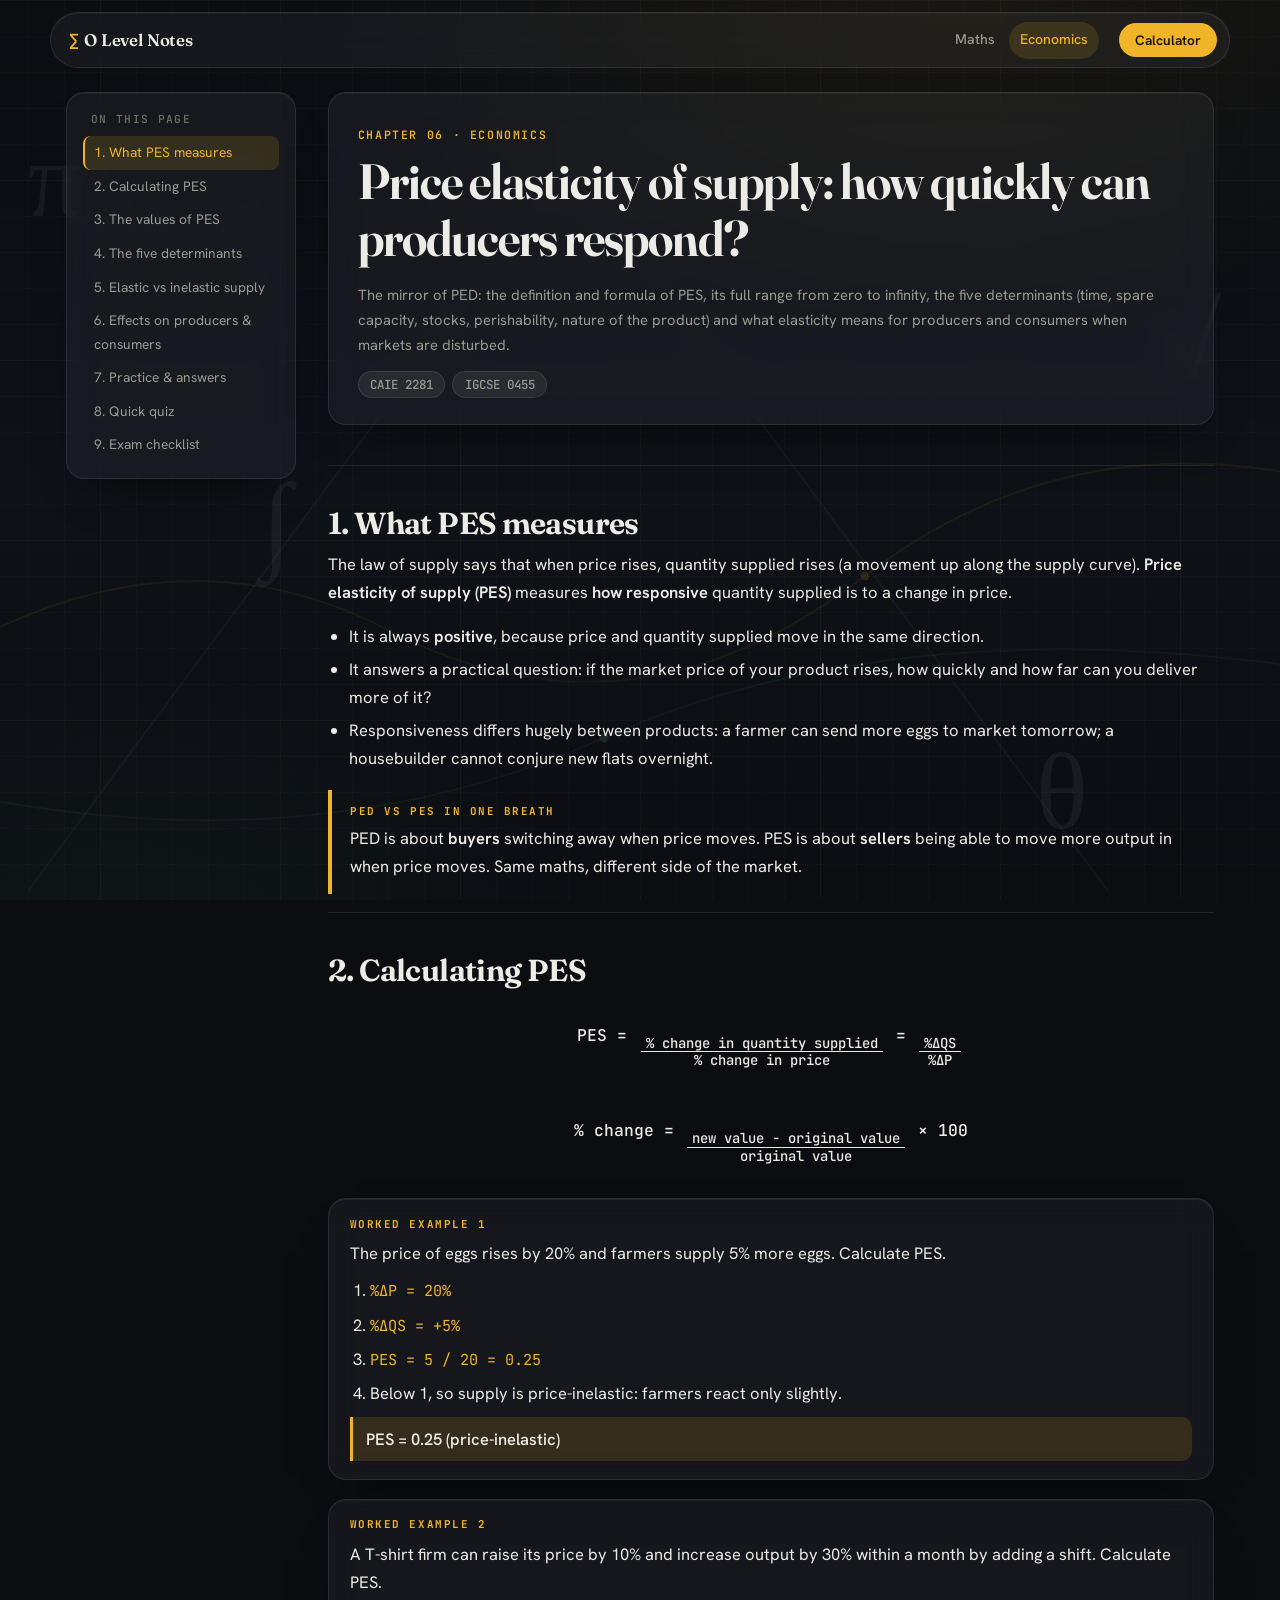
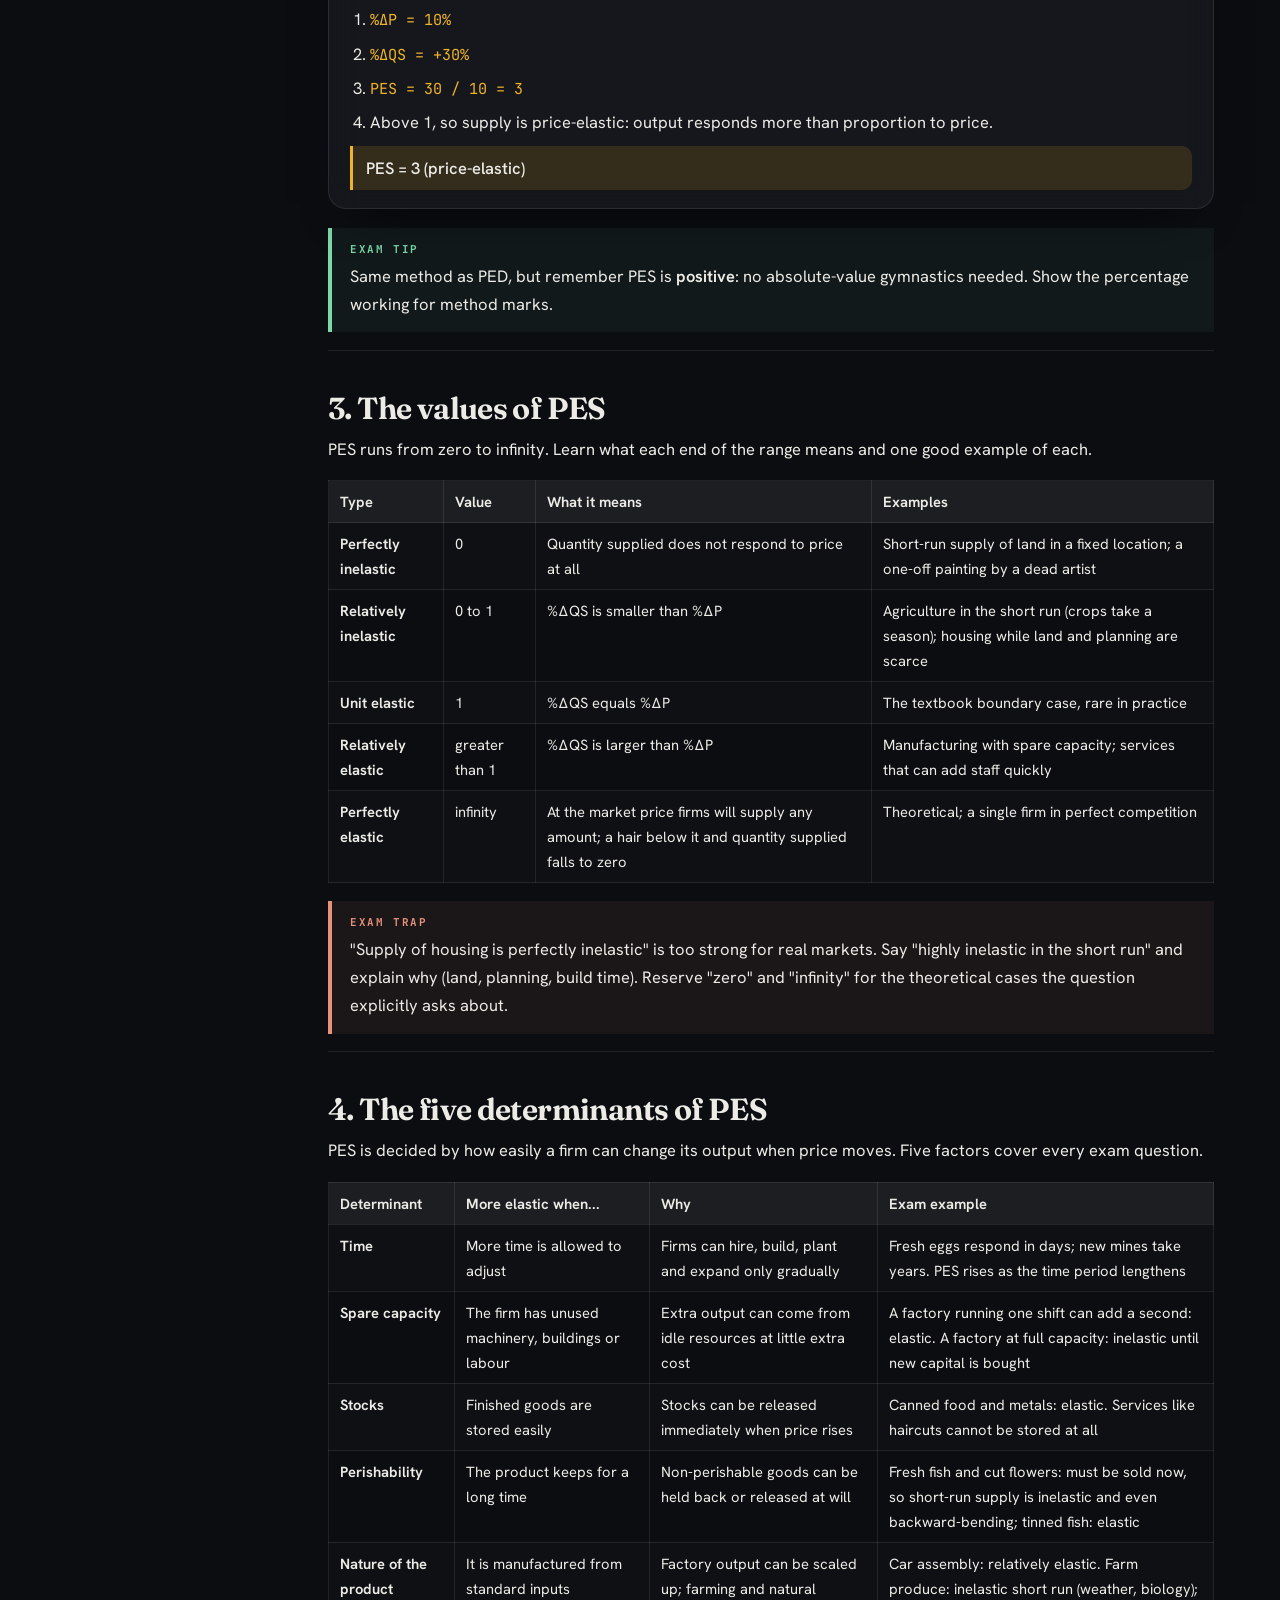
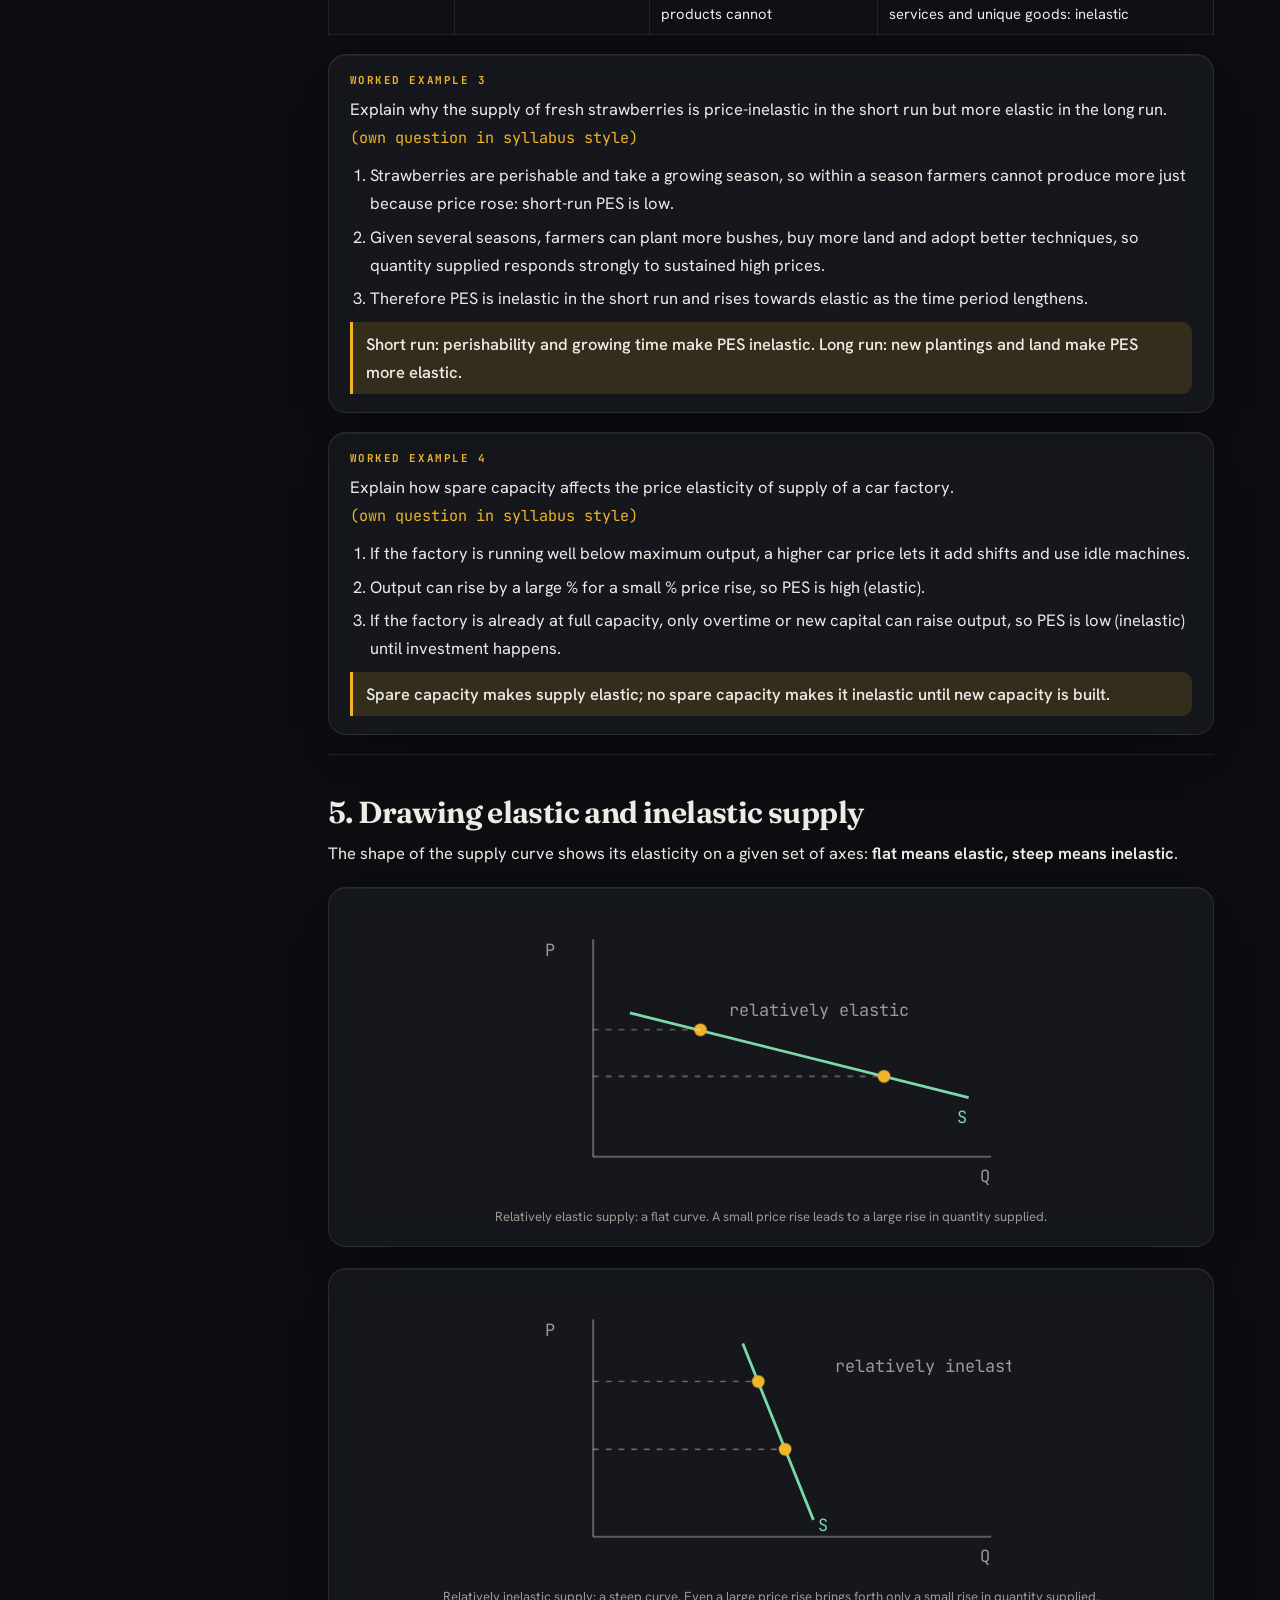
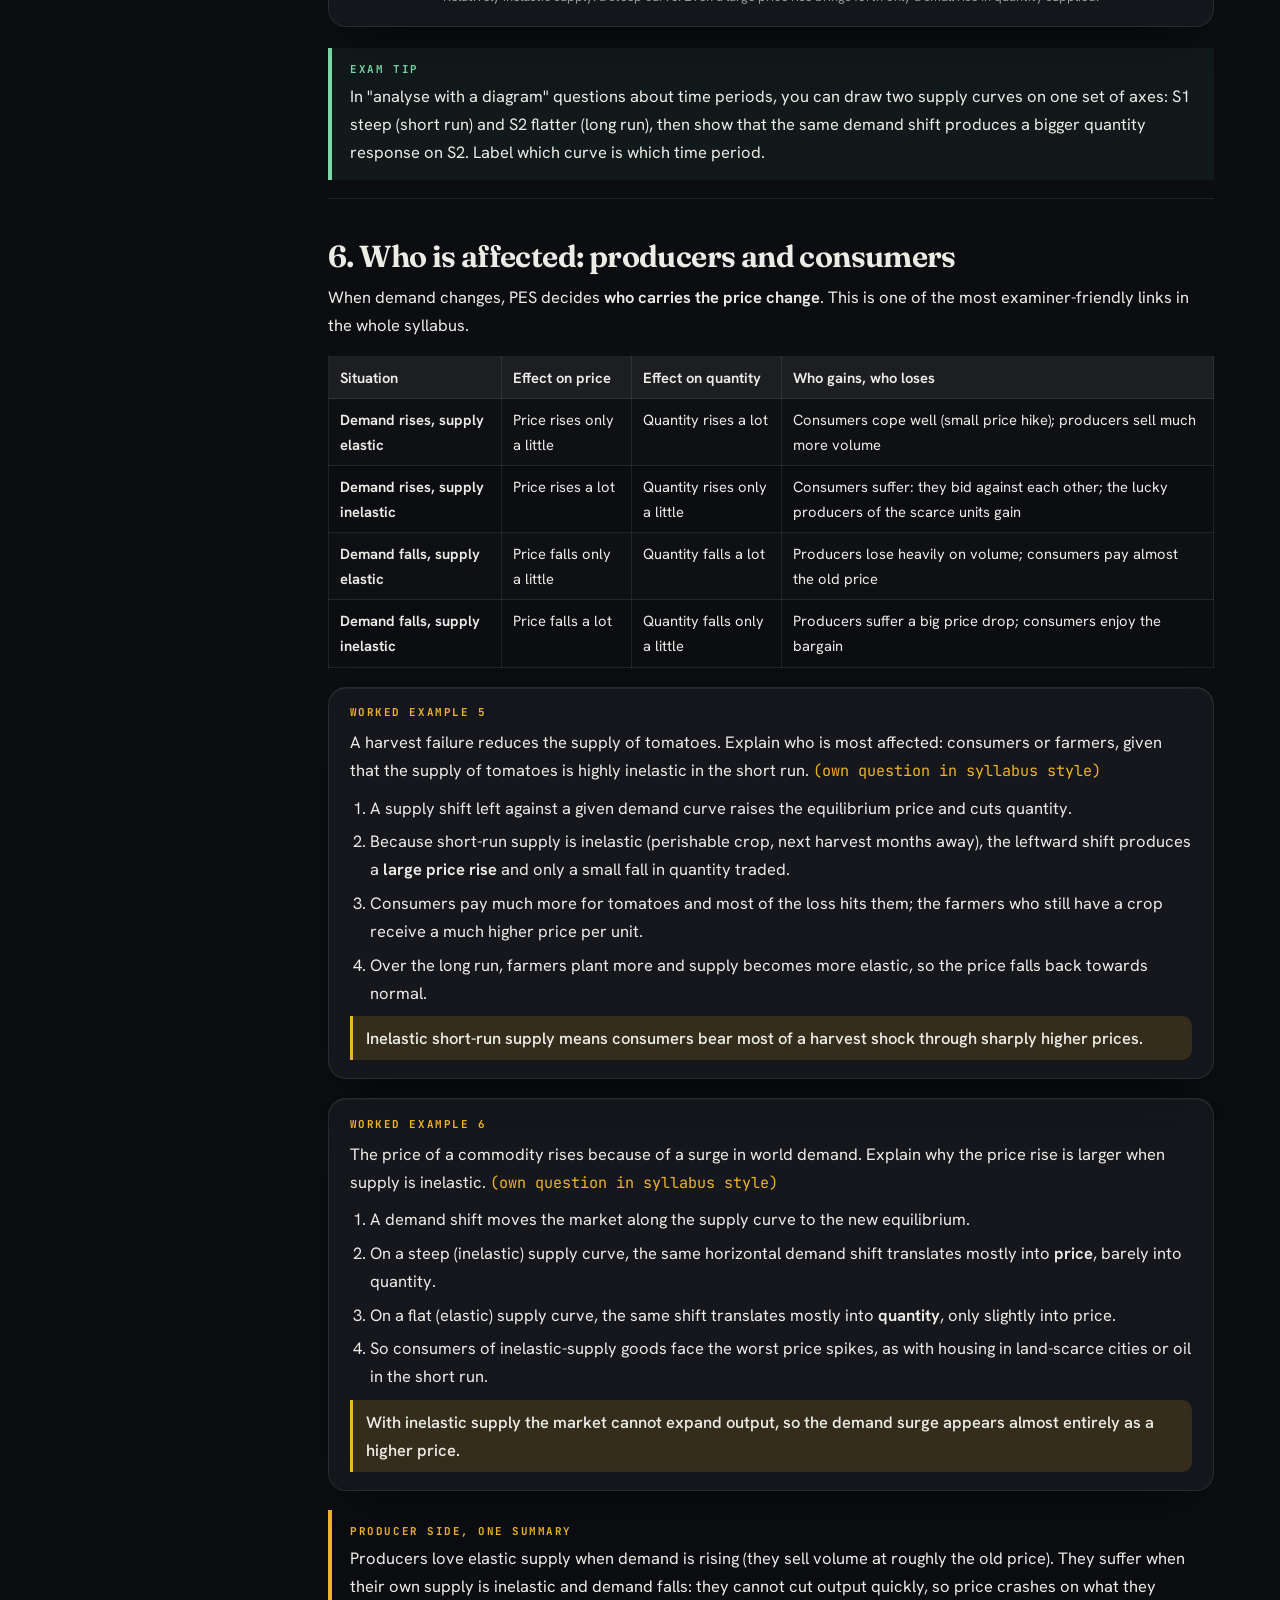
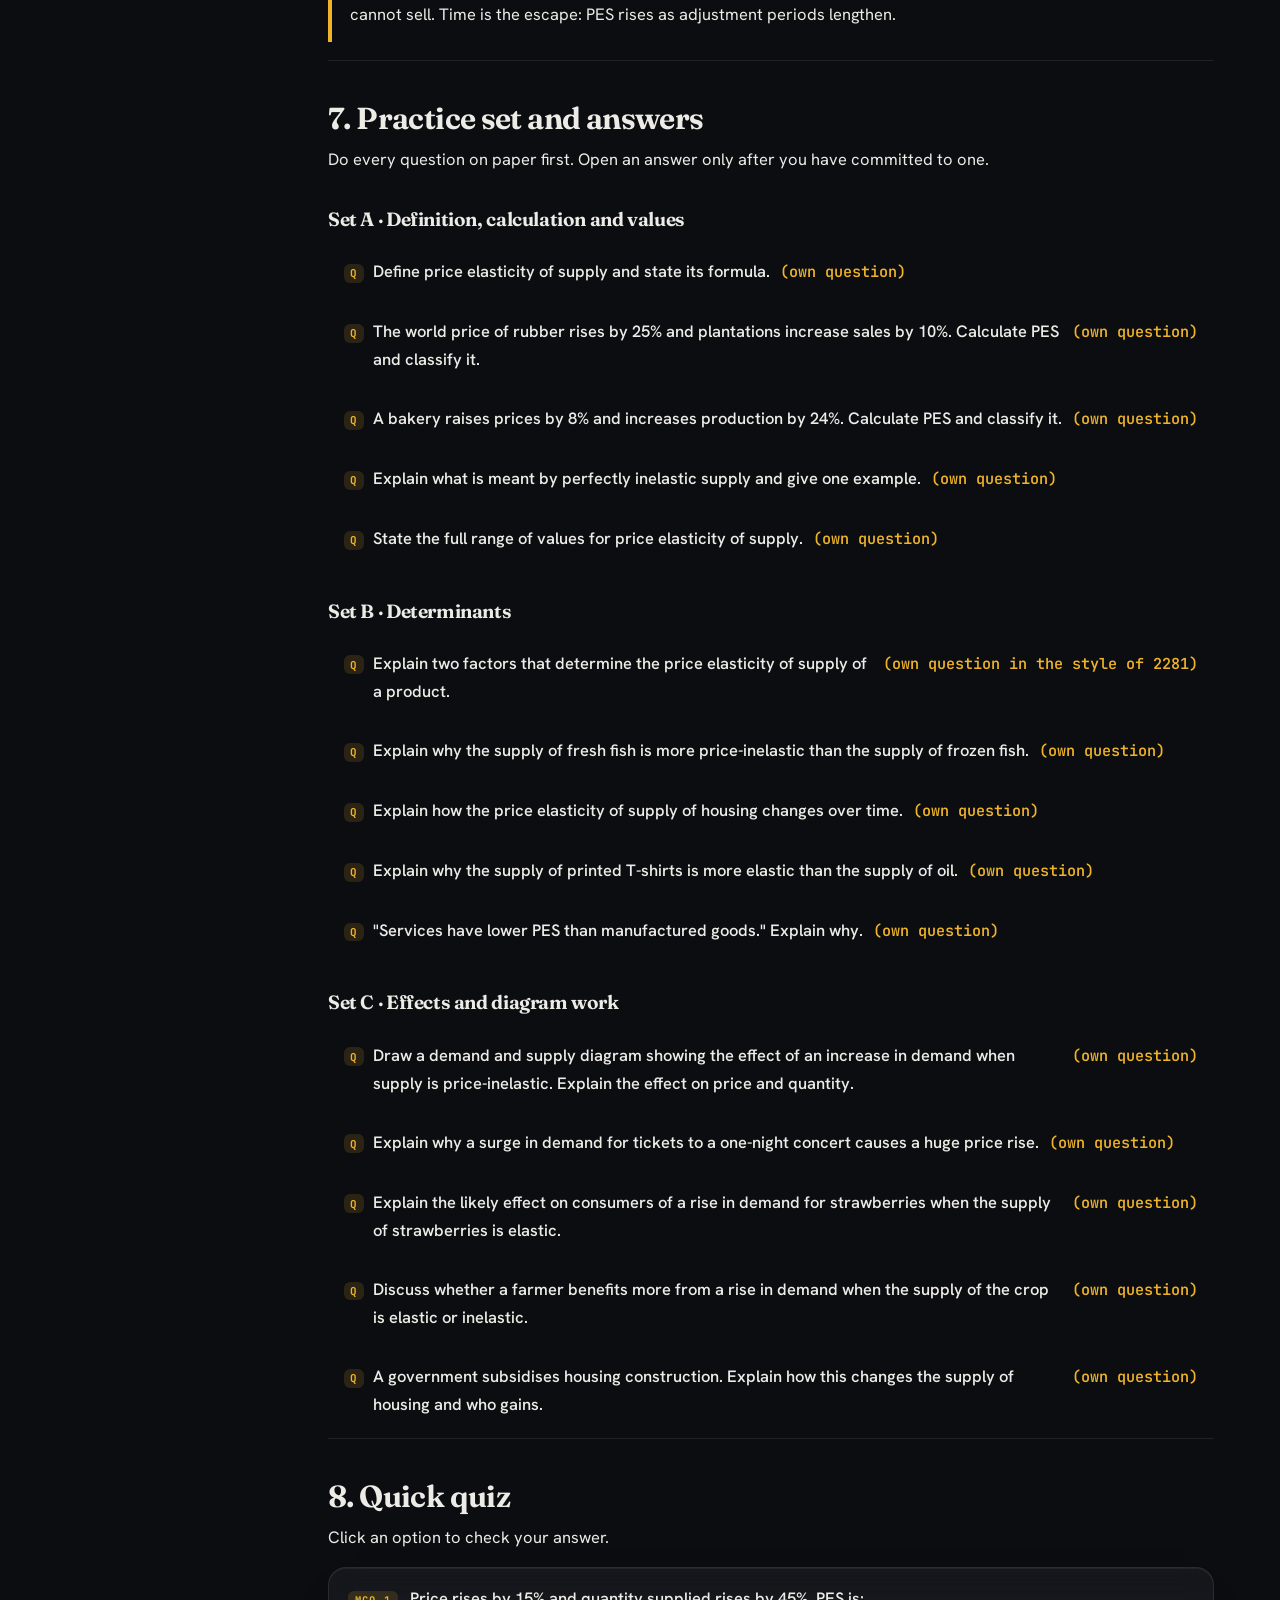
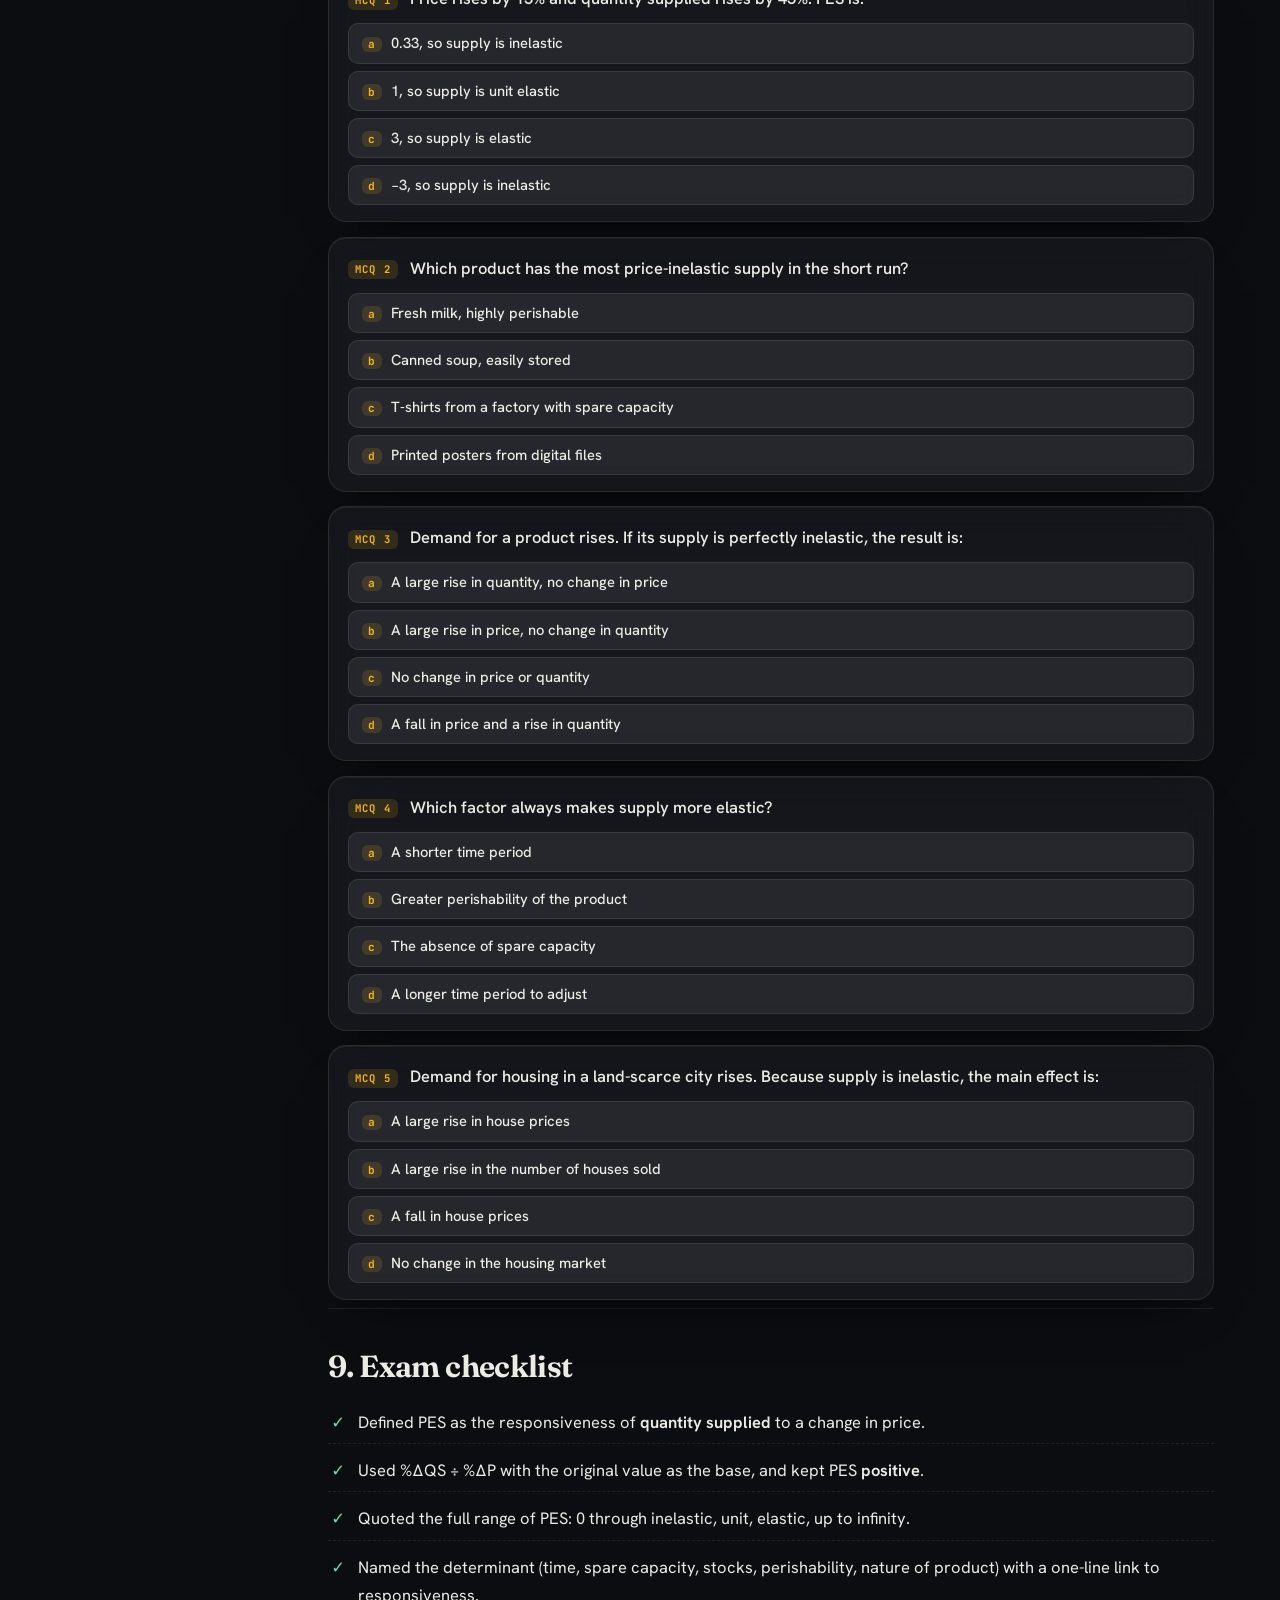
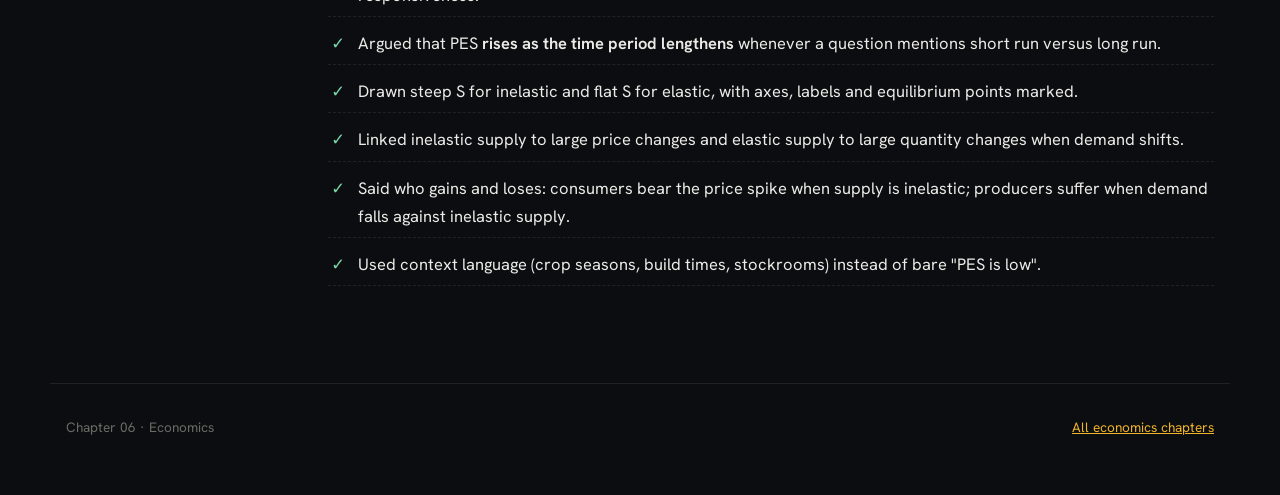
<file: economics-pes.html>
<!DOCTYPE html>
<html lang="en">
<head>
<meta charset="UTF-8">
<meta name="viewport" content="width=device-width, initial-scale=1.0">
<title>Price Elasticity of Supply · Economics Notes</title>
<meta name="description" content="O Level Economics notes on PES: definition, formula, determinants (time, spare capacity, stocks, perishability, nature of product), the 0 to infinity range, and effects on producers and consumers.">
<link rel="preconnect" href="https://fonts.googleapis.com">
<link rel="preconnect" href="https://fonts.gstatic.com" crossorigin>
<link href="https://fonts.googleapis.com/css2?family=Fraunces:opsz,wght@9..144,500;9..144,650;9..144,750&family=Hanken+Grotesk:wght@400;500;600;700&family=JetBrains+Mono:wght@400;500;700&display=swap" rel="stylesheet">
<link rel="stylesheet" href="css/site.css?v=2">
</head>
<body>

<header class="nav glass">
  <a class="brand" href="index.html"><span class="mark">∑</span><span class="word">O Level Notes</span></a>
  <nav class="nav-links">
    <a href="maths.html">Maths</a>
    <a href="economics.html" aria-current="page">Economics</a>
  </nav>
  <button class="nav-calc" data-calc-open>Calculator</button>
</header>

<div class="page">
<aside class="toc glass" aria-label="Chapter contents">
  <div class="toc-title">On this page</div>
  <a href="#intro">1. What PES measures</a>
  <a href="#calc">2. Calculating PES</a>
  <a href="#values">3. The values of PES</a>
  <a href="#determinants">4. The five determinants</a>
  <a href="#diagrams">5. Elastic vs inelastic supply</a>
  <a href="#effects">6. Effects on producers &amp; consumers</a>
  <a href="#practice">7. Practice &amp; answers</a>
  <a href="#quiz">8. Quick quiz</a>
  <a href="#checklist">9. Exam checklist</a>
</aside>

<main class="chapter">
  <div class="chapter-hero glass" data-reveal>
    <span class="eyebrow">Chapter 06 · Economics</span>
    <h1>Price elasticity of supply: how quickly can producers respond?</h1>
    <p class="meta">The mirror of PED: the definition and formula of PES, its full range from zero to infinity, the five determinants (time, spare capacity, stocks, perishability, nature of the product) and what elasticity means for producers and consumers when markets are disturbed.</p>
    <div class="chips">
      <span class="chip">CAIE 2281</span>
      <span class="chip">IGCSE 0455</span>
    </div>
  </div>

  <section id="intro" data-reveal>
    <h2>1. What PES measures</h2>
    <p>The law of supply says that when price rises, quantity supplied rises (a movement up along the supply curve). <strong>Price elasticity of supply (PES)</strong> measures <strong>how responsive</strong> quantity supplied is to a change in price.</p>
    <ul>
      <li>It is always <strong>positive</strong>, because price and quantity supplied move in the same direction.</li>
      <li>It answers a practical question: if the market price of your product rises, how quickly and how far can you deliver more of it?</li>
      <li>Responsiveness differs hugely between products: a farmer can send more eggs to market tomorrow; a housebuilder cannot conjure new flats overnight.</li>
    </ul>
    <div class="box"><span class="label">PED vs PES in one breath</span>PED is about <strong>buyers</strong> switching away when price moves. PES is about <strong>sellers</strong> being able to move more output in when price moves. Same maths, different side of the market.</div>
  </section>

  <section id="calc" data-reveal>
    <h2>2. Calculating PES</h2>
    <div class="formula"><code>PES = <span class="frac"><span>% change in quantity supplied</span><span>% change in price</span></span> = <span class="frac"><span>%ΔQS</span><span>%ΔP</span></span></code></div>
    <div class="formula"><code>% change = <span class="frac"><span>new value − original value</span><span>original value</span></span> × 100</code></div>
    <div class="example glass">
      <span class="label">Worked example 1</span>
      <p>The price of eggs rises by 20% and farmers supply 5% more eggs. Calculate PES.</p>
      <ol class="steps">
        <li><span class="m">%ΔP = 20%</span></li>
        <li><span class="m">%ΔQS = +5%</span></li>
        <li><span class="m">PES = 5 / 20 = 0.25</span></li>
        <li>Below 1, so supply is price-inelastic: farmers react only slightly.</li>
      </ol>
      <p class="answer">PES = 0.25 (price-inelastic)</p>
    </div>
    <div class="example glass">
      <span class="label">Worked example 2</span>
      <p>A T-shirt firm can raise its price by 10% and increase output by 30% within a month by adding a shift. Calculate PES.</p>
      <ol class="steps">
        <li><span class="m">%ΔP = 10%</span></li>
        <li><span class="m">%ΔQS = +30%</span></li>
        <li><span class="m">PES = 30 / 10 = 3</span></li>
        <li>Above 1, so supply is price-elastic: output responds more than proportion to price.</li>
      </ol>
      <p class="answer">PES = 3 (price-elastic)</p>
    </div>
    <div class="box good"><span class="label">Exam tip</span>Same method as PED, but remember PES is <strong>positive</strong>: no absolute-value gymnastics needed. Show the percentage working for method marks.</div>
  </section>

  <section id="values" data-reveal>
    <h2>3. The values of PES</h2>
    <p>PES runs from zero to infinity. Learn what each end of the range means and one good example of each.</p>
    <table>
      <tr><th>Type</th><th>Value</th><th>What it means</th><th>Examples</th></tr>
      <tr><td><strong>Perfectly inelastic</strong></td><td>0</td><td>Quantity supplied does not respond to price at all</td><td>Short-run supply of land in a fixed location; a one-off painting by a dead artist</td></tr>
      <tr><td><strong>Relatively inelastic</strong></td><td>0 to 1</td><td>%ΔQS is smaller than %ΔP</td><td>Agriculture in the short run (crops take a season); housing while land and planning are scarce</td></tr>
      <tr><td><strong>Unit elastic</strong></td><td>1</td><td>%ΔQS equals %ΔP</td><td>The textbook boundary case, rare in practice</td></tr>
      <tr><td><strong>Relatively elastic</strong></td><td>greater than 1</td><td>%ΔQS is larger than %ΔP</td><td>Manufacturing with spare capacity; services that can add staff quickly</td></tr>
      <tr><td><strong>Perfectly elastic</strong></td><td>infinity</td><td>At the market price firms will supply any amount; a hair below it and quantity supplied falls to zero</td><td>Theoretical; a single firm in perfect competition</td></tr>
    </table>
    <div class="box warn"><span class="label">Exam trap</span>"Supply of housing is perfectly inelastic" is too strong for real markets. Say "highly inelastic in the short run" and explain why (land, planning, build time). Reserve "zero" and "infinity" for the theoretical cases the question explicitly asks about.</div>
  </section>

  <section id="determinants" data-reveal>
    <h2>4. The five determinants of PES</h2>
    <p>PES is decided by how easily a firm can change its output when price moves. Five factors cover every exam question.</p>
    <table>
      <tr><th>Determinant</th><th>More elastic when...</th><th>Why</th><th>Exam example</th></tr>
      <tr><td><strong>Time</strong></td><td>More time is allowed to adjust</td><td>Firms can hire, build, plant and expand only gradually</td><td>Fresh eggs respond in days; new mines take years. PES rises as the time period lengthens</td></tr>
      <tr><td><strong>Spare capacity</strong></td><td>The firm has unused machinery, buildings or labour</td><td>Extra output can come from idle resources at little extra cost</td><td>A factory running one shift can add a second: elastic. A factory at full capacity: inelastic until new capital is bought</td></tr>
      <tr><td><strong>Stocks</strong></td><td>Finished goods are stored easily</td><td>Stocks can be released immediately when price rises</td><td>Canned food and metals: elastic. Services like haircuts cannot be stored at all</td></tr>
      <tr><td><strong>Perishability</strong></td><td>The product keeps for a long time</td><td>Non-perishable goods can be held back or released at will</td><td>Fresh fish and cut flowers: must be sold now, so short-run supply is inelastic and even backward-bending; tinned fish: elastic</td></tr>
      <tr><td><strong>Nature of the product</strong></td><td>It is manufactured from standard inputs</td><td>Factory output can be scaled up; farming and natural products cannot</td><td>Car assembly: relatively elastic. Farm produce: inelastic short run (weather, biology); services and unique goods: inelastic</td></tr>
    </table>
    <div class="example glass">
      <span class="label">Worked example 3</span>
      <p>Explain why the supply of fresh strawberries is price-inelastic in the short run but more elastic in the long run. <span class="m">(own question in syllabus style)</span></p>
      <ol class="steps">
        <li>Strawberries are perishable and take a growing season, so within a season farmers cannot produce more just because price rose: short-run PES is low.</li>
        <li>Given several seasons, farmers can plant more bushes, buy more land and adopt better techniques, so quantity supplied responds strongly to sustained high prices.</li>
        <li>Therefore PES is inelastic in the short run and rises towards elastic as the time period lengthens.</li>
      </ol>
      <p class="answer">Short run: perishability and growing time make PES inelastic. Long run: new plantings and land make PES more elastic.</p>
    </div>
    <div class="example glass">
      <span class="label">Worked example 4</span>
      <p>Explain how spare capacity affects the price elasticity of supply of a car factory. <span class="m">(own question in syllabus style)</span></p>
      <ol class="steps">
        <li>If the factory is running well below maximum output, a higher car price lets it add shifts and use idle machines.</li>
        <li>Output can rise by a large % for a small % price rise, so PES is high (elastic).</li>
        <li>If the factory is already at full capacity, only overtime or new capital can raise output, so PES is low (inelastic) until investment happens.</li>
      </ol>
      <p class="answer">Spare capacity makes supply elastic; no spare capacity makes it inelastic until new capacity is built.</p>
    </div>
  </section>

  <section id="diagrams" data-reveal>
    <h2>5. Drawing elastic and inelastic supply</h2>
    <p>The shape of the supply curve shows its elasticity on a given set of axes: <strong>flat means elastic, steep means inelastic</strong>.</p>
    <figure class="fig glass" data-reveal>
      <svg viewBox="0 0 340 200" class="draw" fill="none" aria-hidden="true">
        <line class="stroke" x1="44" y1="172" x2="326" y2="172" stroke="#ffffff" stroke-opacity="0.3" stroke-width="1.5"/>
        <line class="stroke d1" x1="44" y1="172" x2="44" y2="18" stroke="#ffffff" stroke-opacity="0.3" stroke-width="1.5"/>
        <text x="10" y="30" fill="#9a9a93" font-size="12">P</text>
        <text x="318" y="190" fill="#9a9a93" font-size="12">Q</text>
        <line class="stroke d3" x1="70" y1="70" x2="310" y2="130" stroke="#7bd8a8" stroke-width="2"/>
        <text x="302" y="148" fill="#7bd8a8" font-size="12">S</text>
        <text x="140" y="72" fill="#9a9a93" font-size="12">relatively elastic</text>
        <circle class="dot-pop p3" cx="120" cy="82" r="4.5" fill="#f0b429"/>
        <circle class="dot-pop p3" cx="250" cy="115" r="4.5" fill="#f0b429"/>
        <line x1="44" y1="82" x2="120" y2="82" stroke="#ffffff" stroke-opacity="0.4" stroke-width="1" stroke-dasharray="4 5"/>
        <line x1="44" y1="115" x2="250" y2="115" stroke="#ffffff" stroke-opacity="0.4" stroke-width="1" stroke-dasharray="4 5"/>
      </svg>
      <figcaption>Relatively elastic supply: a flat curve. A small price rise leads to a large rise in quantity supplied.</figcaption>
    </figure>
    <figure class="fig glass" data-reveal>
      <svg viewBox="0 0 340 200" class="draw" fill="none" aria-hidden="true">
        <line class="stroke" x1="44" y1="172" x2="326" y2="172" stroke="#ffffff" stroke-opacity="0.3" stroke-width="1.5"/>
        <line class="stroke d1" x1="44" y1="172" x2="44" y2="18" stroke="#ffffff" stroke-opacity="0.3" stroke-width="1.5"/>
        <text x="10" y="30" fill="#9a9a93" font-size="12">P</text>
        <text x="318" y="190" fill="#9a9a93" font-size="12">Q</text>
        <line class="stroke d3" x1="150" y1="35" x2="200" y2="160" stroke="#7bd8a8" stroke-width="2"/>
        <text x="203" y="168" fill="#7bd8a8" font-size="12">S</text>
        <text x="215" y="55" fill="#9a9a93" font-size="12">relatively inelastic</text>
        <circle class="dot-pop p3" cx="161" cy="62" r="4.5" fill="#f0b429"/>
        <circle class="dot-pop p3" cx="180" cy="110" r="4.5" fill="#f0b429"/>
        <line x1="44" y1="62" x2="161" y2="62" stroke="#ffffff" stroke-opacity="0.4" stroke-width="1" stroke-dasharray="4 5"/>
        <line x1="44" y1="110" x2="180" y2="110" stroke="#ffffff" stroke-opacity="0.4" stroke-width="1" stroke-dasharray="4 5"/>
      </svg>
      <figcaption>Relatively inelastic supply: a steep curve. Even a large price rise brings forth only a small rise in quantity supplied.</figcaption>
    </figure>
    <div class="box good"><span class="label">Exam tip</span>In "analyse with a diagram" questions about time periods, you can draw two supply curves on one set of axes: S1 steep (short run) and S2 flatter (long run), then show that the same demand shift produces a bigger quantity response on S2. Label which curve is which time period.</div>
  </section>

  <section id="effects" data-reveal>
    <h2>6. Who is affected: producers and consumers</h2>
    <p>When demand changes, PES decides <strong>who carries the price change</strong>. This is one of the most examiner-friendly links in the whole syllabus.</p>
    <table>
      <tr><th>Situation</th><th>Effect on price</th><th>Effect on quantity</th><th>Who gains, who loses</th></tr>
      <tr><td><strong>Demand rises, supply elastic</strong></td><td>Price rises only a little</td><td>Quantity rises a lot</td><td>Consumers cope well (small price hike); producers sell much more volume</td></tr>
      <tr><td><strong>Demand rises, supply inelastic</strong></td><td>Price rises a lot</td><td>Quantity rises only a little</td><td>Consumers suffer: they bid against each other; the lucky producers of the scarce units gain</td></tr>
      <tr><td><strong>Demand falls, supply elastic</strong></td><td>Price falls only a little</td><td>Quantity falls a lot</td><td>Producers lose heavily on volume; consumers pay almost the old price</td></tr>
      <tr><td><strong>Demand falls, supply inelastic</strong></td><td>Price falls a lot</td><td>Quantity falls only a little</td><td>Producers suffer a big price drop; consumers enjoy the bargain</td></tr>
    </table>
    <div class="example glass">
      <span class="label">Worked example 5</span>
      <p>A harvest failure reduces the supply of tomatoes. Explain who is most affected: consumers or farmers, given that the supply of tomatoes is highly inelastic in the short run. <span class="m">(own question in syllabus style)</span></p>
      <ol class="steps">
        <li>A supply shift left against a given demand curve raises the equilibrium price and cuts quantity.</li>
        <li>Because short-run supply is inelastic (perishable crop, next harvest months away), the leftward shift produces a <strong>large price rise</strong> and only a small fall in quantity traded.</li>
        <li>Consumers pay much more for tomatoes and most of the loss hits them; the farmers who still have a crop receive a much higher price per unit.</li>
        <li>Over the long run, farmers plant more and supply becomes more elastic, so the price falls back towards normal.</li>
      </ol>
      <p class="answer">Inelastic short-run supply means consumers bear most of a harvest shock through sharply higher prices.</p>
    </div>
    <div class="example glass">
      <span class="label">Worked example 6</span>
      <p>The price of a commodity rises because of a surge in world demand. Explain why the price rise is larger when supply is inelastic. <span class="m">(own question in syllabus style)</span></p>
      <ol class="steps">
        <li>A demand shift moves the market along the supply curve to the new equilibrium.</li>
        <li>On a steep (inelastic) supply curve, the same horizontal demand shift translates mostly into <strong>price</strong>, barely into quantity.</li>
        <li>On a flat (elastic) supply curve, the same shift translates mostly into <strong>quantity</strong>, only slightly into price.</li>
        <li>So consumers of inelastic-supply goods face the worst price spikes, as with housing in land-scarce cities or oil in the short run.</li>
      </ol>
      <p class="answer">With inelastic supply the market cannot expand output, so the demand surge appears almost entirely as a higher price.</p>
    </div>
    <div class="box"><span class="label">Producer side, one summary</span>Producers love elastic supply when demand is rising (they sell volume at roughly the old price). They suffer when their own supply is inelastic and demand falls: they cannot cut output quickly, so price crashes on what they cannot sell. Time is the escape: PES rises as adjustment periods lengthen.</div>
  </section>

  <section id="practice" data-reveal>
    <h2>7. Practice set and answers</h2>
    <p>Do every question on paper first. Open an answer only after you have committed to one.</p>

    <h3>Set A · Definition, calculation and values</h3>
    <div class="practice">
      <details class="q"><summary>Define price elasticity of supply and state its formula. <span class="m">(own question)</span></summary><div class="ans"><strong>PES measures the responsiveness of quantity supplied to a change in price.</strong> PES = %ΔQS ÷ %ΔP. Its value is always zero or positive.</div></details>
      <details class="q"><summary>The world price of rubber rises by 25% and plantations increase sales by 10%. Calculate PES and classify it. <span class="m">(own question)</span></summary><div class="ans">PES = 10 ÷ 25 = <strong>0.4</strong>. Below 1, so supply is price-inelastic: trees take years to mature, so output barely responds.</div></details>
      <details class="q"><summary>A bakery raises prices by 8% and increases production by 24%. Calculate PES and classify it. <span class="m">(own question)</span></summary><div class="ans">PES = 24 ÷ 8 = <strong>3</strong>. Above 1, so supply is price-elastic: the bakery has spare ovens and can buy flour immediately.</div></details>
      <details class="q"><summary>Explain what is meant by perfectly inelastic supply and give one example. <span class="m">(own question)</span></summary><div class="ans">PES = 0: quantity supplied does not change at all when price changes. Example: a fixed plot of land in a city centre, or a unique painting by a dead artist, whatever the price offered.</div></details>
      <details class="q"><summary>State the full range of values for price elasticity of supply. <span class="m">(own question)</span></summary><div class="ans">From <strong>0</strong> (perfectly inelastic) through values between 0 and 1 (relatively inelastic), 1 (unit elastic) and above 1 (relatively elastic), up to <strong>infinity</strong> (perfectly elastic). Unlike PED, PES never goes negative.</div></details>
    </div>

    <h3>Set B · Determinants</h3>
    <div class="practice">
      <details class="q"><summary>Explain two factors that determine the price elasticity of supply of a product. <span class="m">(own question in the style of 2281)</span></summary><div class="ans">(1) <strong>Time</strong>: firms need time to hire, build and plant, so PES rises as the adjustment period lengthens. (2) <strong>Spare capacity</strong>: with idle machines and labour, output can expand quickly (elastic); at full capacity, supply is inelastic until new capital is installed. Alternatives: stocks, perishability, nature of the product.</div></details>
      <details class="q"><summary>Explain why the supply of fresh fish is more price-inelastic than the supply of frozen fish. <span class="m">(own question)</span></summary><div class="ans">Fresh fish is highly perishable: it must be sold within days, and catches cannot be stored to wait for better prices. Frozen fish can be stockpiled and released when price rises, so quantity supplied responds much more: higher PES.</div></details>
      <details class="q"><summary>Explain how the price elasticity of supply of housing changes over time. <span class="m">(own question)</span></summary><div class="ans">In the short run the stock of houses is almost fixed (land, planning, build time), so PES is very low: higher prices cannot create homes quickly. Over years, new construction and conversions raise quantity supplied strongly, so PES becomes much higher.</div></details>
      <details class="q"><summary>Explain why the supply of printed T-shirts is more elastic than the supply of oil. <span class="m">(own question)</span></summary><div class="ans">T-shirts are manufactured from standard inputs with spare capacity and easy fabrics: firms can scale output up quickly, so PES is high. Oil requires drilling, rigs and years of investment, so a price rise brings only a small extra quantity in the short run: PES is low.</div></details>
      <details class="q"><summary>"Services have lower PES than manufactured goods." Explain why. <span class="m">(own question)</span></summary><div class="ans">Services cannot be stored as stock (you cannot bottle a haircut), and extra output usually needs more trained workers hired and trained. Manufactured goods can be produced in batches, stored, and expanded using existing machinery, so PES is higher.</div></details>
    </div>

    <h3>Set C · Effects and diagram work</h3>
    <div class="practice">
      <details class="q"><summary>Draw a demand and supply diagram showing the effect of an increase in demand when supply is price-inelastic. Explain the effect on price and quantity. <span class="m">(own question)</span></summary><div class="ans">Draw D and a <strong>steep</strong> S curve, then D2 shifted right. The new equilibrium has a <strong>large rise in price</strong> and only a <strong>small rise in quantity</strong>. Because firms cannot expand output quickly, buyers bid up the price of the limited stock.</div></details>
      <details class="q"><summary>Explain why a surge in demand for tickets to a one-night concert causes a huge price rise. <span class="m">(own question)</span></summary><div class="ans">The seat capacity is fixed on the night, so supply is perfectly (or almost perfectly) inelastic. A rightward demand shift therefore appears almost entirely as a higher price, with no extra seats. This is why ticket prices on resale markets explode.</div></details>
      <details class="q"><summary>Explain the likely effect on consumers of a rise in demand for strawberries when the supply of strawberries is elastic. <span class="m">(own question)</span></summary><div class="ans">With elastic supply, producers expand output in response to the higher demand, so the equilibrium quantity rises substantially and the price rises only slightly. Consumers are barely worse off per unit and get more strawberries overall.</div></details>
      <details class="q"><summary>Discuss whether a farmer benefits more from a rise in demand when the supply of the crop is elastic or inelastic. <span class="m">(own question)</span></summary><div class="ans">With <strong>inelastic</strong> supply the price soars but quantity sold barely changes, so farm revenue usually jumps. With <strong>elastic</strong> supply, quantity sold expands a lot but price rises little, so revenue rises less. Inelastic supply benefits the farmer more from a demand surge, but the same inelasticity hurts farmers when demand falls.</div></details>
      <details class="q"><summary>A government subsidises housing construction. Explain how this changes the supply of housing and who gains. <span class="m">(own question)</span></summary><div class="ans">The subsidy cuts builders' costs, shifting supply right. A rightward supply shift lowers the equilibrium price and raises quantity: <strong>consumers gain</strong> from cheaper housing and more units available. Builders gain too through higher sales volume at manageable costs, funded partly by the taxpayer.</div></details>
    </div>
  </section>

  <section id="quiz" data-reveal>
    <h2>8. Quick quiz</h2>
    <p>Click an option to check your answer.</p>
    <div class="mcq-set">
      <div class="mcq glass" data-answer="c">
        <p class="mcq-q"><span class="mcq-tag">MCQ 1</span> Price rises by 15% and quantity supplied rises by 45%. PES is:</p>
        <div class="mcq-opts">
          <button type="button" data-opt="a">0.33, so supply is inelastic</button>
          <button type="button" data-opt="b">1, so supply is unit elastic</button>
          <button type="button" data-opt="c">3, so supply is elastic</button>
          <button type="button" data-opt="d">−3, so supply is inelastic</button>
        </div>
        <p class="mcq-exp"><strong>Answer: C.</strong> PES = 45 ÷ 15 = 3. PES is positive, and a value above 1 means quantity supplied responds more than proportion to price.</p>
      </div>
      <div class="mcq glass" data-answer="a">
        <p class="mcq-q"><span class="mcq-tag">MCQ 2</span> Which product has the most price-inelastic supply in the short run?</p>
        <div class="mcq-opts">
          <button type="button" data-opt="a">Fresh milk, highly perishable</button>
          <button type="button" data-opt="b">Canned soup, easily stored</button>
          <button type="button" data-opt="c">T-shirts from a factory with spare capacity</button>
          <button type="button" data-opt="d">Printed posters from digital files</button>
        </div>
        <p class="mcq-exp"><strong>Answer: A.</strong> Perishable products cannot be stored or expanded quickly, so quantity supplied barely responds to price in the short run.</p>
      </div>
      <div class="mcq glass" data-answer="b">
        <p class="mcq-q"><span class="mcq-tag">MCQ 3</span> Demand for a product rises. If its supply is perfectly inelastic, the result is:</p>
        <div class="mcq-opts">
          <button type="button" data-opt="a">A large rise in quantity, no change in price</button>
          <button type="button" data-opt="b">A large rise in price, no change in quantity</button>
          <button type="button" data-opt="c">No change in price or quantity</button>
          <button type="button" data-opt="d">A fall in price and a rise in quantity</button>
        </div>
        <p class="mcq-exp"><strong>Answer: B.</strong> Quantity supplied is fixed, so the demand shift is absorbed entirely by price, such as concert seats on the night.</p>
      </div>
      <div class="mcq glass" data-answer="d">
        <p class="mcq-q"><span class="mcq-tag">MCQ 4</span> Which factor always makes supply more elastic?</p>
        <div class="mcq-opts">
          <button type="button" data-opt="a">A shorter time period</button>
          <button type="button" data-opt="b">Greater perishability of the product</button>
          <button type="button" data-opt="c">The absence of spare capacity</button>
          <button type="button" data-opt="d">A longer time period to adjust</button>
        </div>
        <p class="mcq-exp"><strong>Answer: D.</strong> Given more time, firms can hire, build and plant, so quantity supplied responds more to price. Shorter time, perishability and no spare capacity all reduce elasticity.</p>
      </div>
      <div class="mcq glass" data-answer="a">
        <p class="mcq-q"><span class="mcq-tag">MCQ 5</span> Demand for housing in a land-scarce city rises. Because supply is inelastic, the main effect is:</p>
        <div class="mcq-opts">
          <button type="button" data-opt="a">A large rise in house prices</button>
          <button type="button" data-opt="b">A large rise in the number of houses sold</button>
          <button type="button" data-opt="c">A fall in house prices</button>
          <button type="button" data-opt="d">No change in the housing market</button>
        </div>
        <p class="mcq-exp"><strong>Answer: A.</strong> Builders cannot add homes quickly, so the extra demand appears mostly as higher prices rather than more houses.</p>
      </div>
    </div>
  </section>

  <section id="checklist" data-reveal>
    <h2>9. Exam checklist</h2>
    <ul class="checklist">
      <li>Defined PES as the responsiveness of <strong>quantity supplied</strong> to a change in price.</li>
      <li>Used %ΔQS ÷ %ΔP with the original value as the base, and kept PES <strong>positive</strong>.</li>
      <li>Quoted the full range of PES: 0 through inelastic, unit, elastic, up to infinity.</li>
      <li>Named the determinant (time, spare capacity, stocks, perishability, nature of product) with a one-line link to responsiveness.</li>
      <li>Argued that PES <strong>rises as the time period lengthens</strong> whenever a question mentions short run versus long run.</li>
      <li>Drawn steep S for inelastic and flat S for elastic, with axes, labels and equilibrium points marked.</li>
      <li>Linked inelastic supply to large price changes and elastic supply to large quantity changes when demand shifts.</li>
      <li>Said who gains and loses: consumers bear the price spike when supply is inelastic; producers suffer when demand falls against inelastic supply.</li>
      <li>Used context language (crop seasons, build times, stockrooms) instead of bare "PES is low".</li>
    </ul>
  </section>

</main>
</div>

<footer class="site-footer">
  <span>Chapter 06 · Economics</span>
  <span><a href="economics.html">All economics chapters</a></span>
</footer>

<script src="js/site.js"></script>
</body>
</html>
</file>
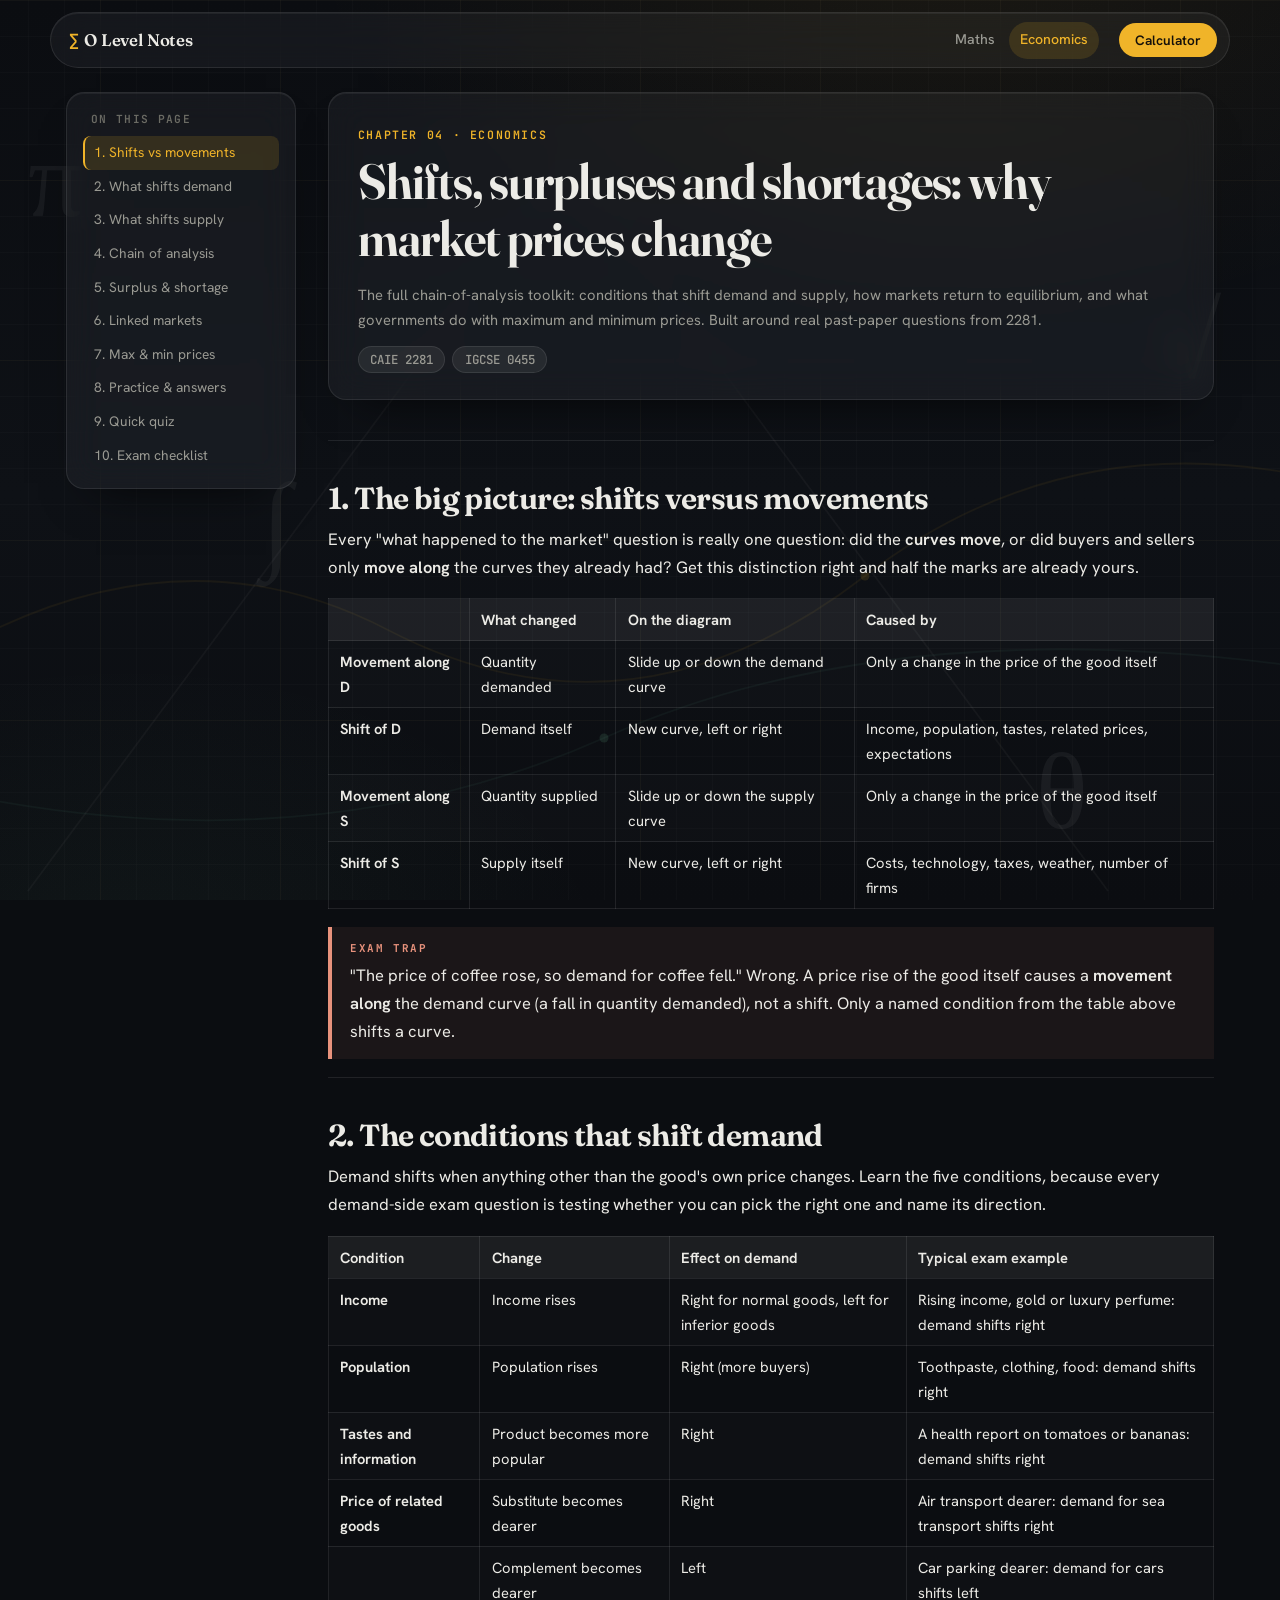
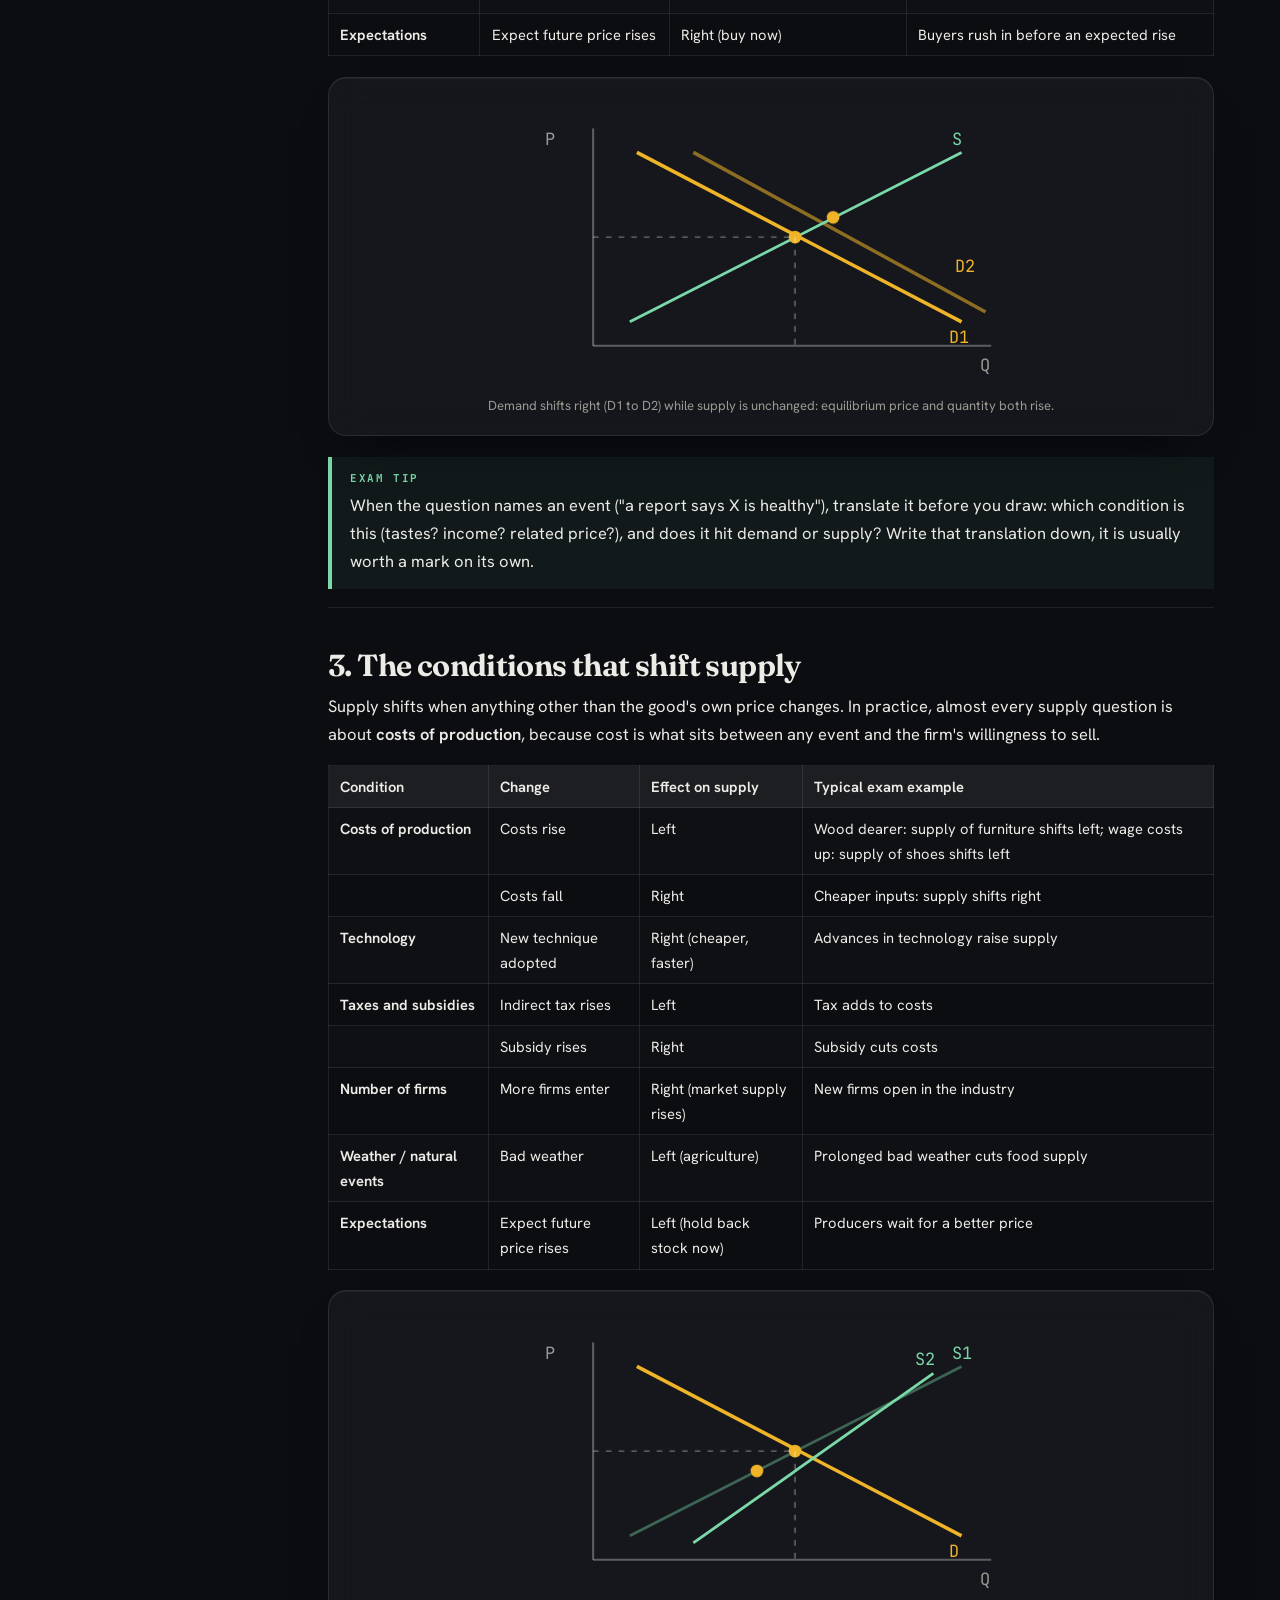
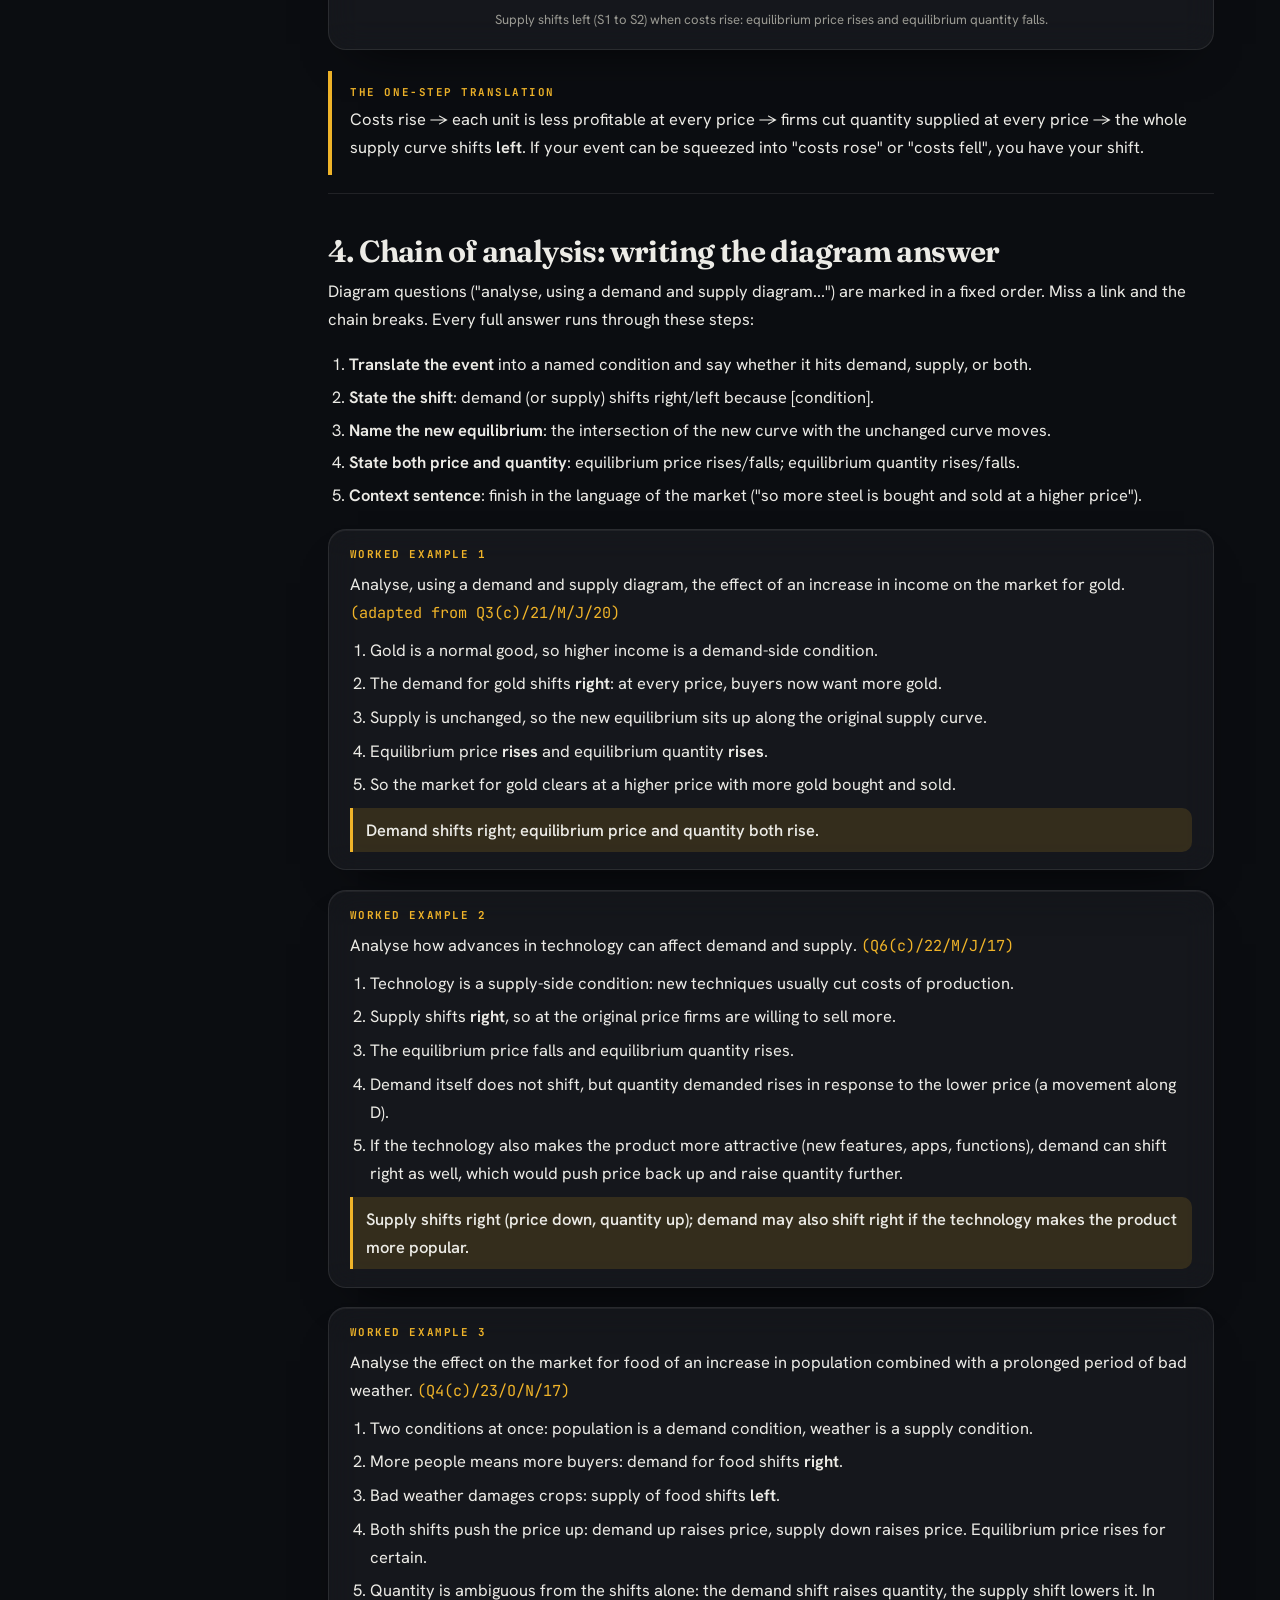
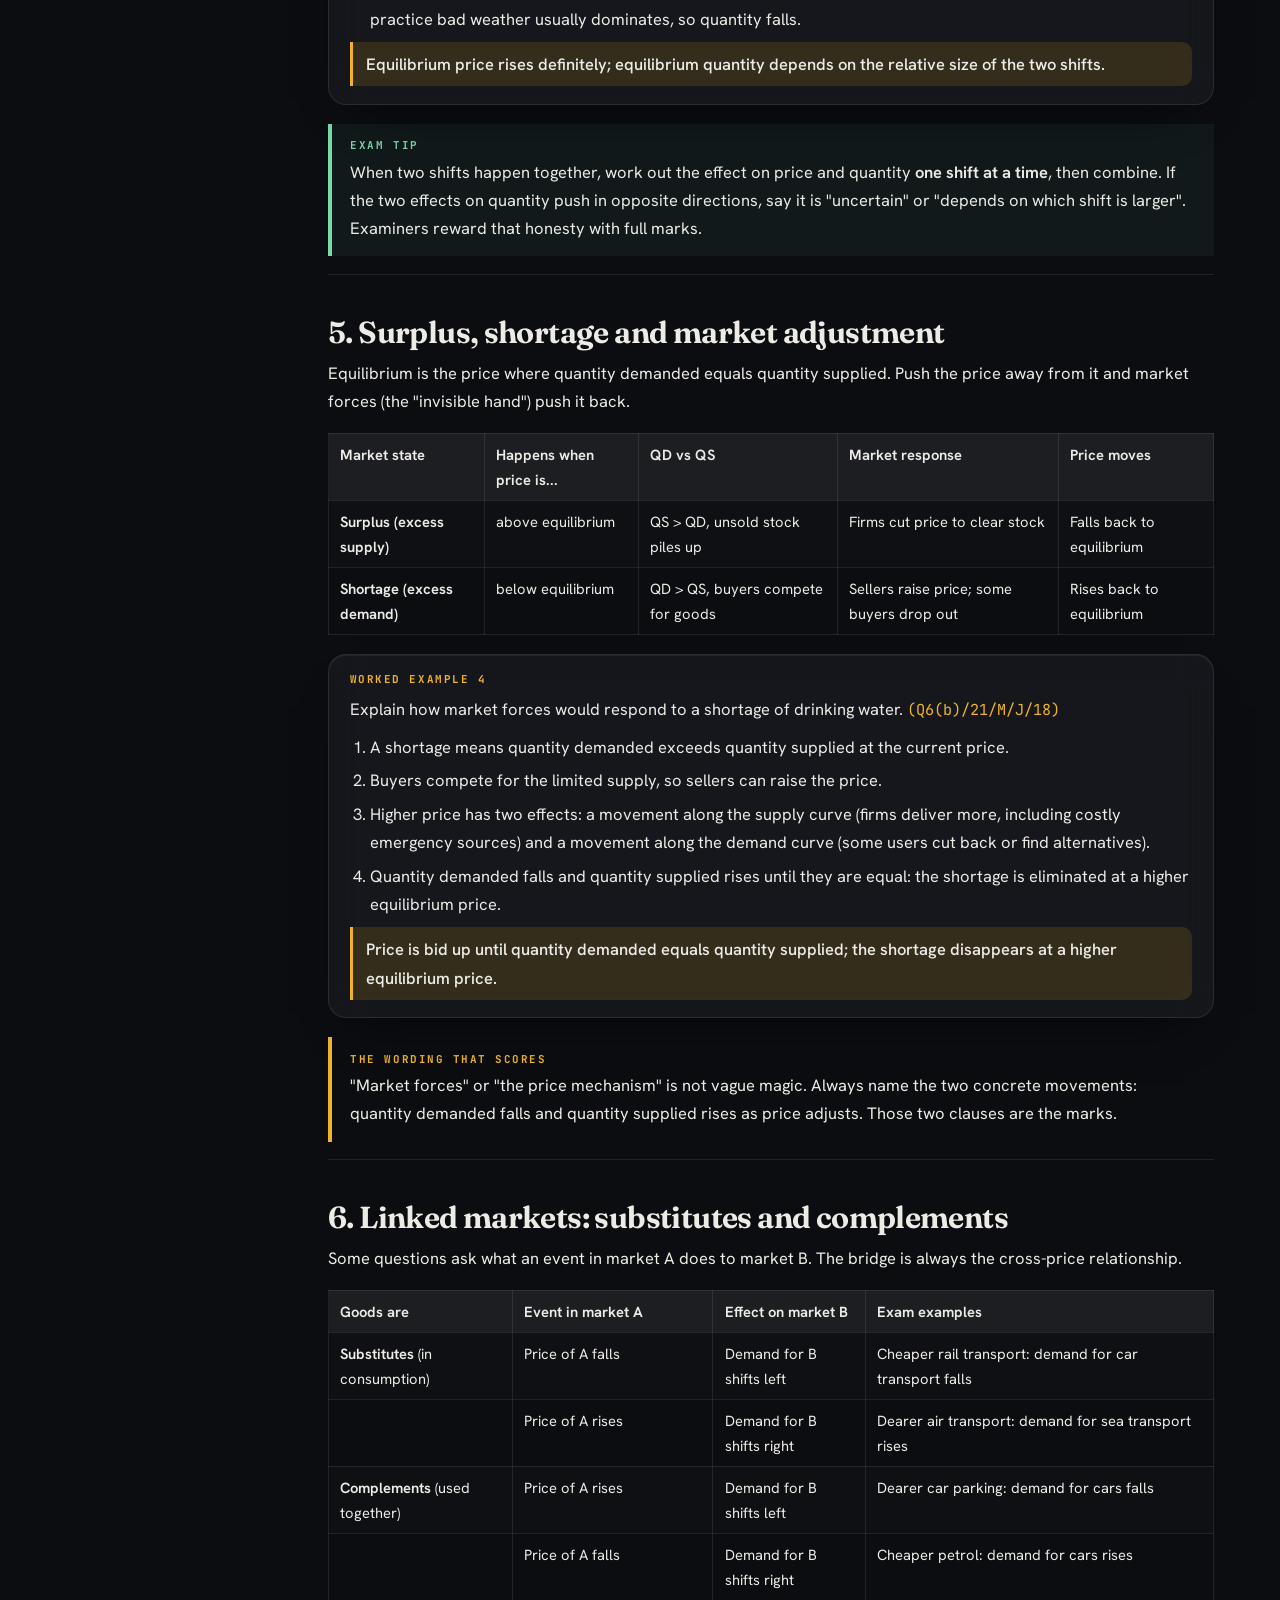
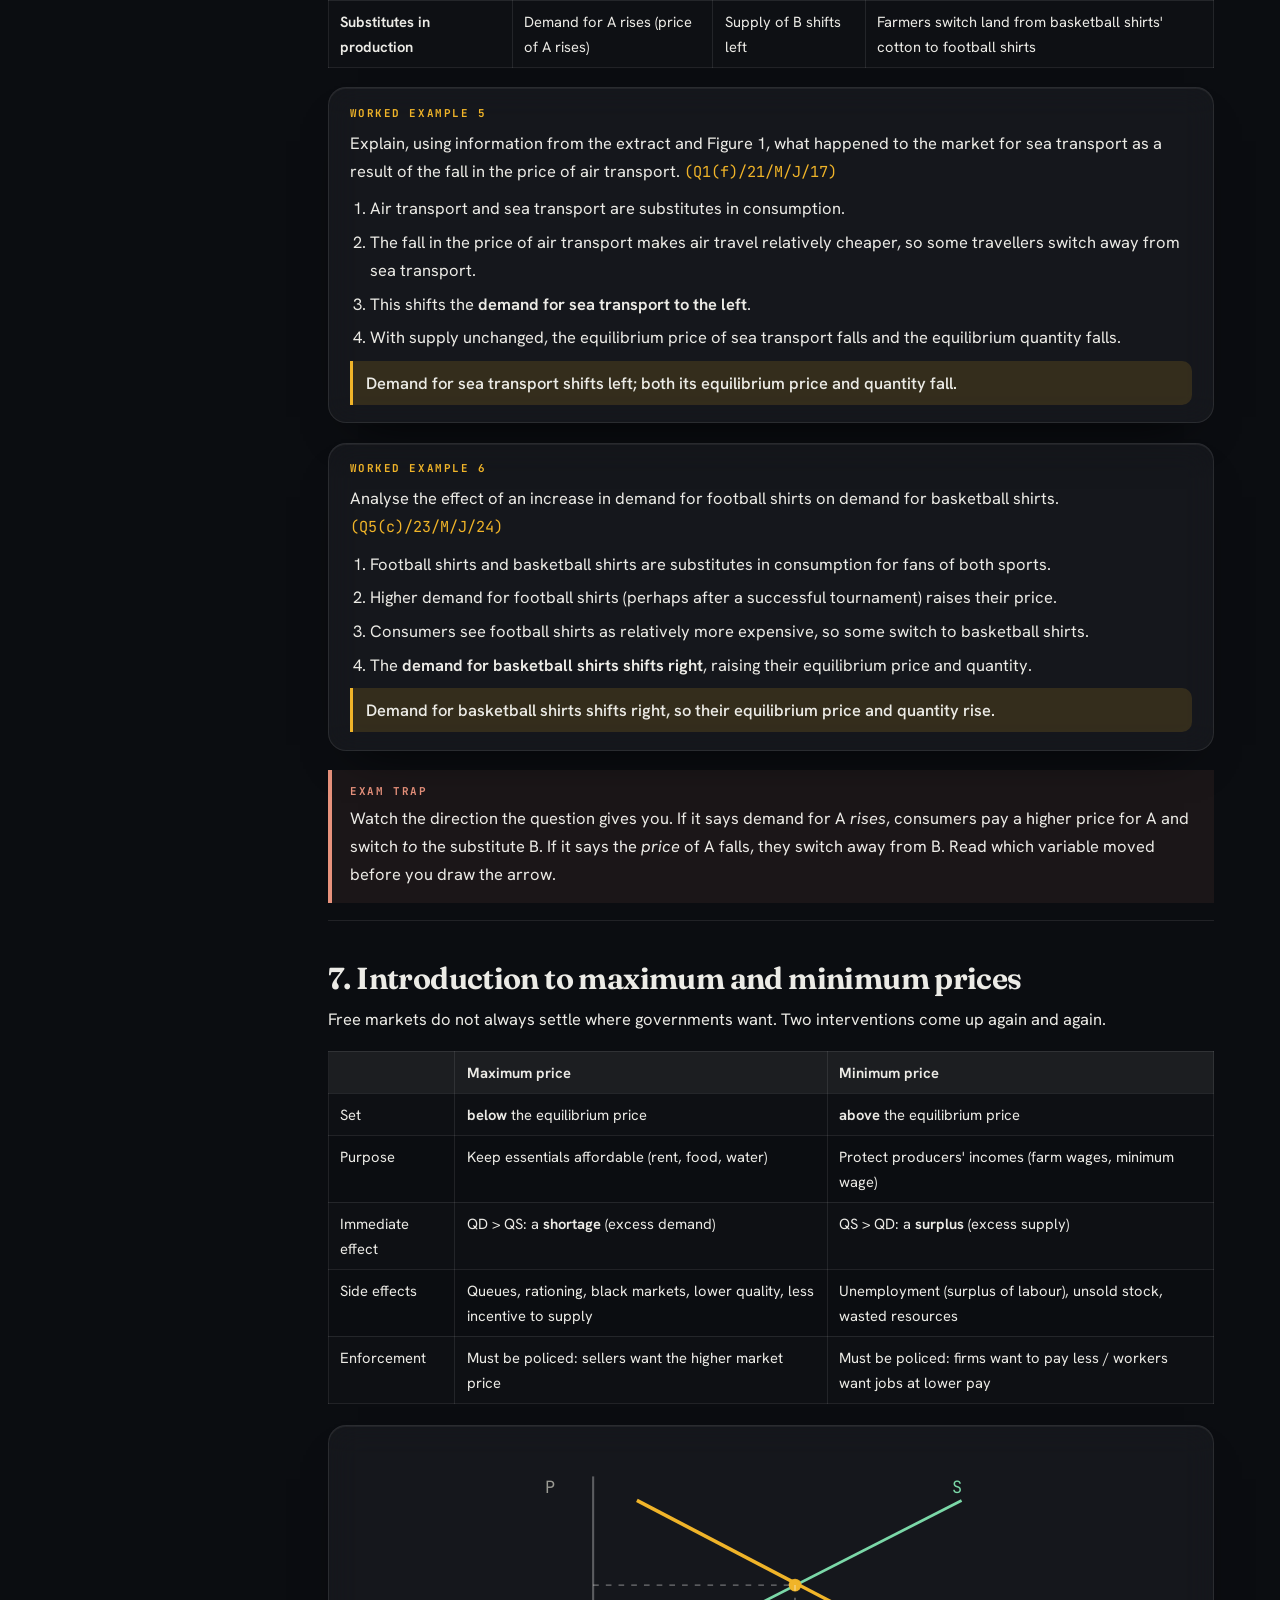
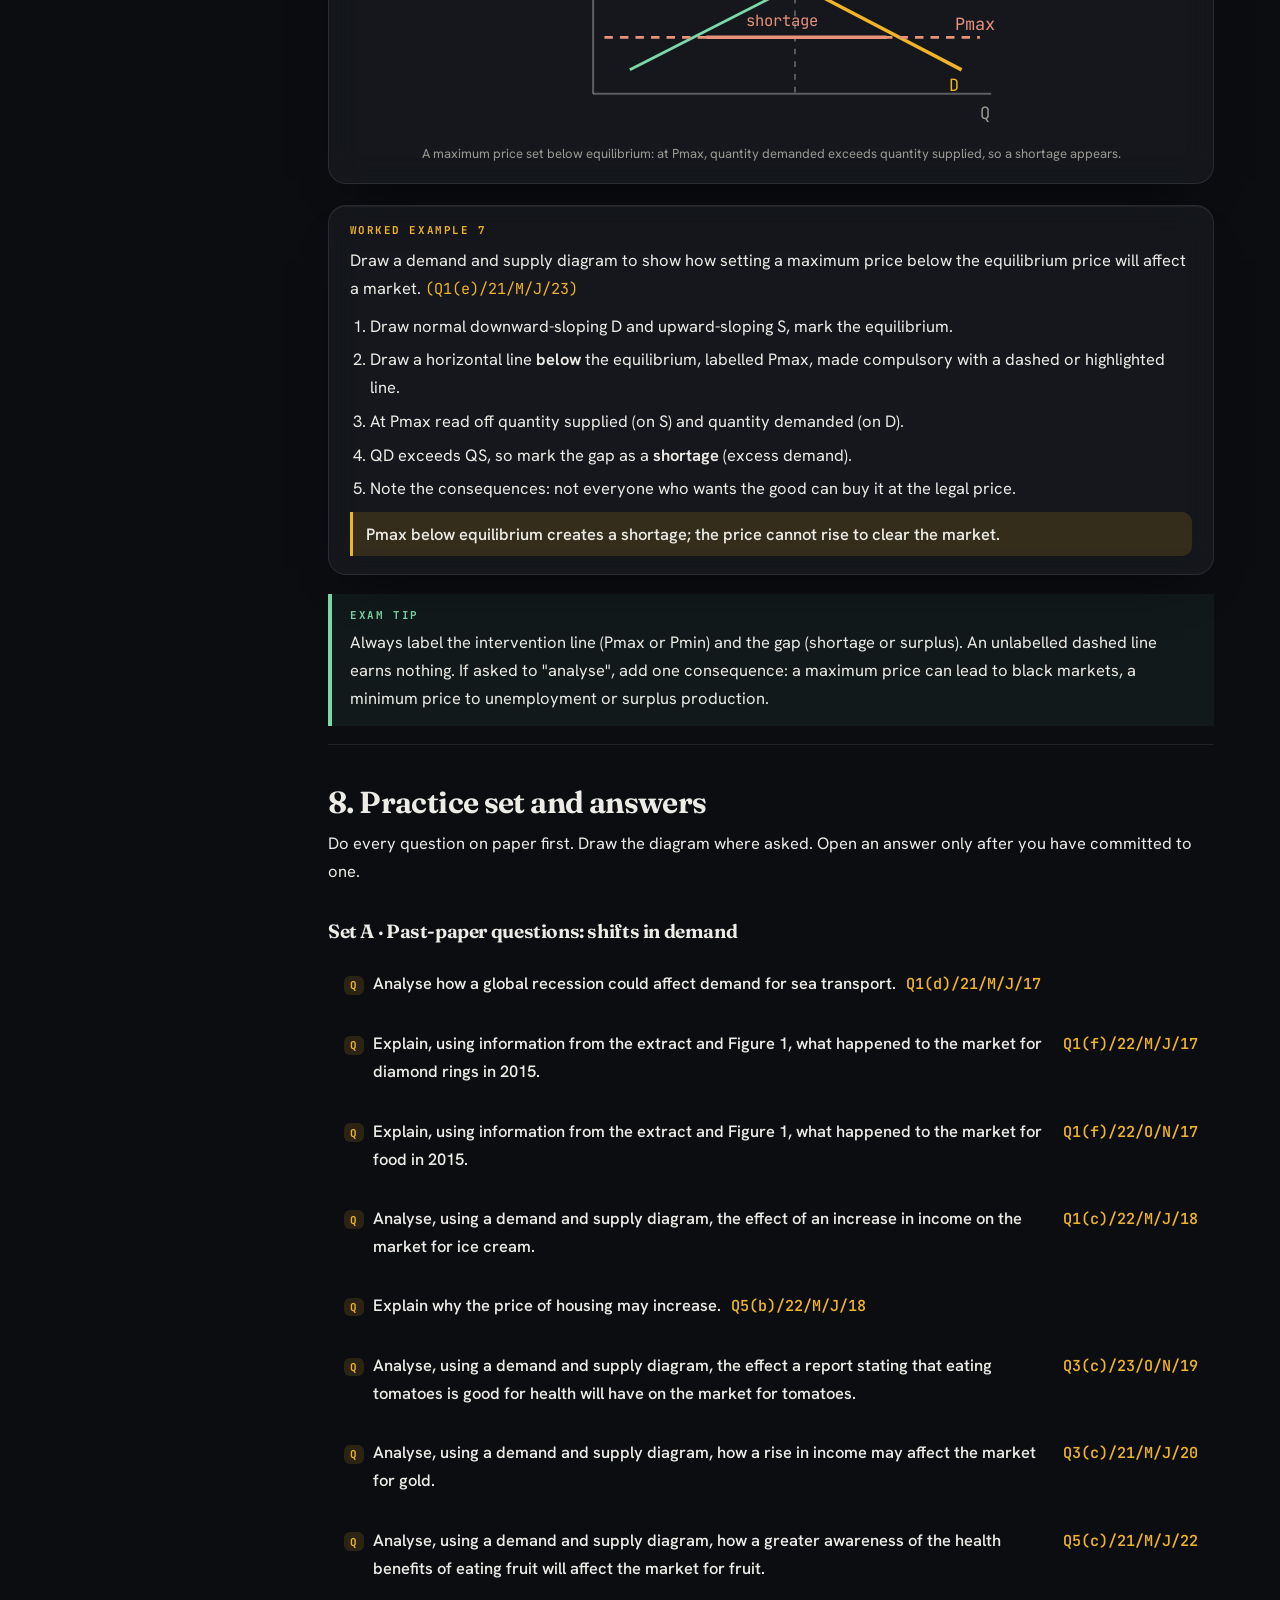
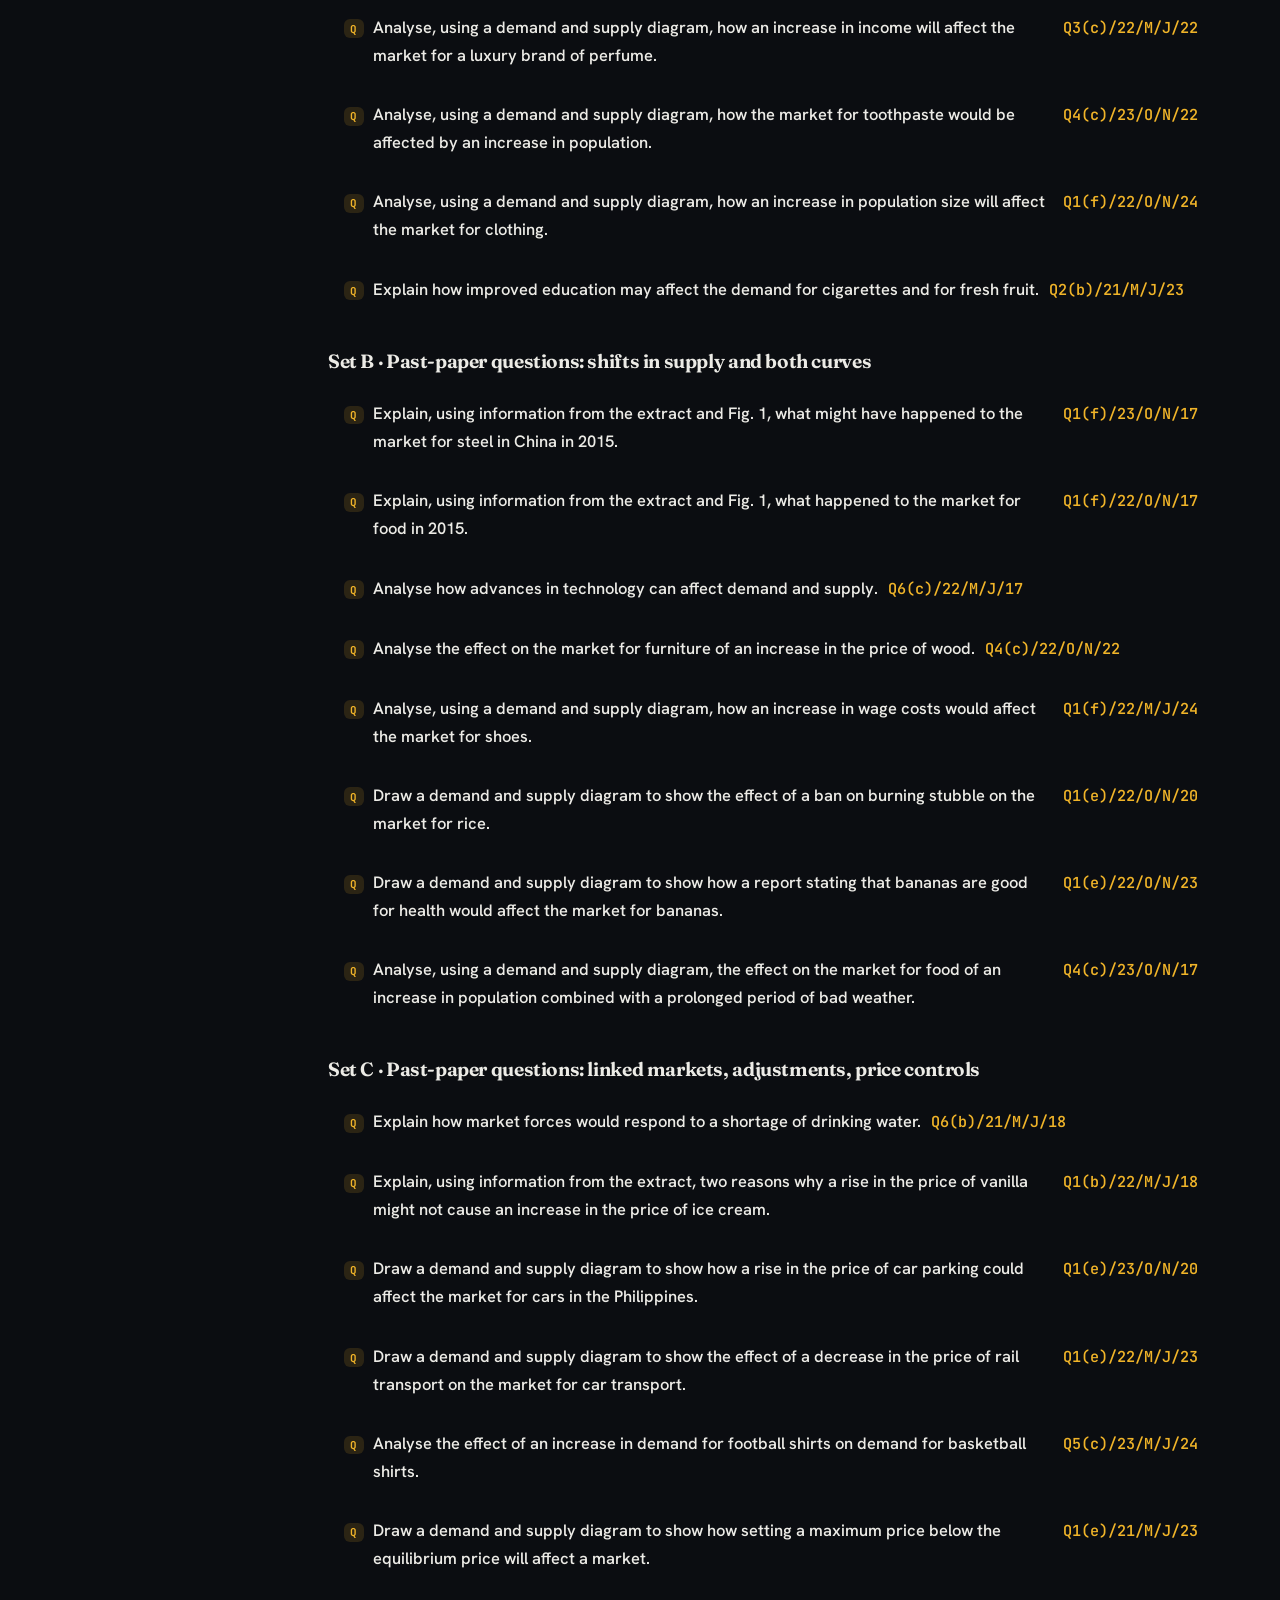
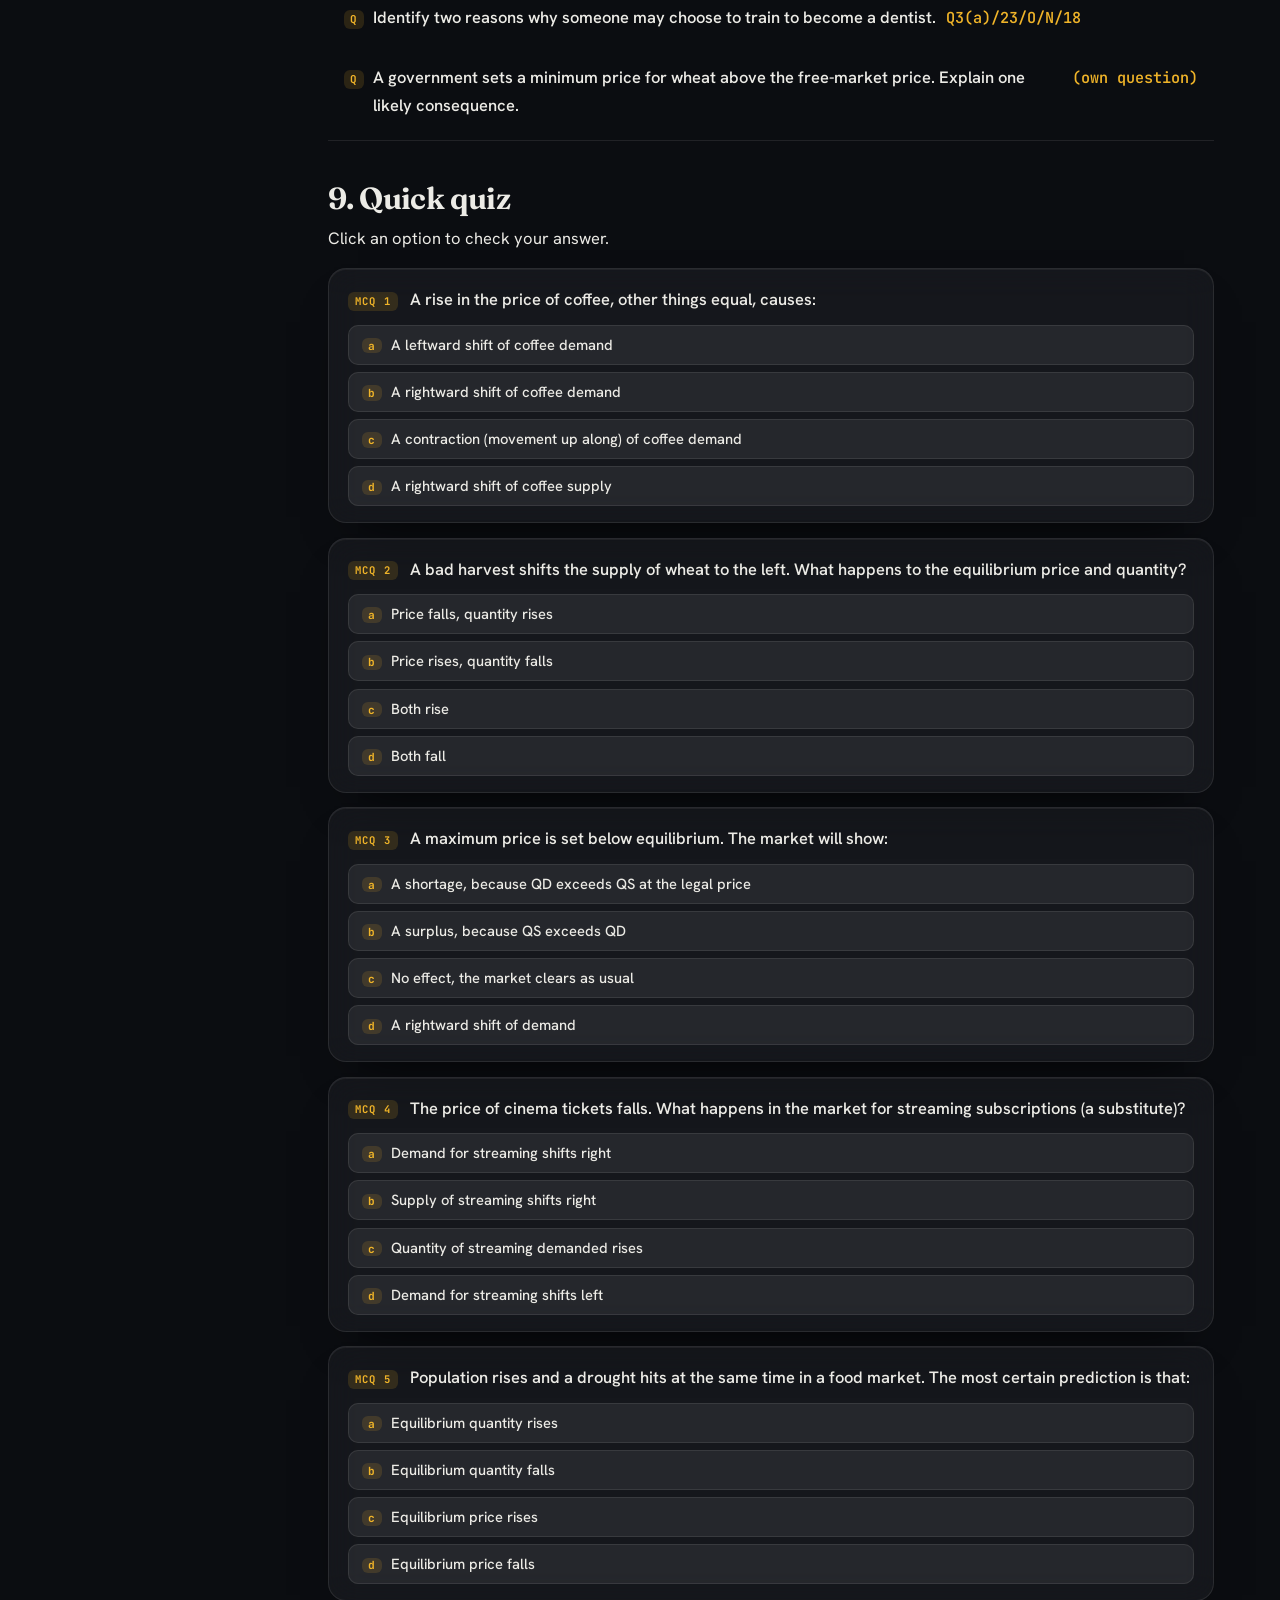
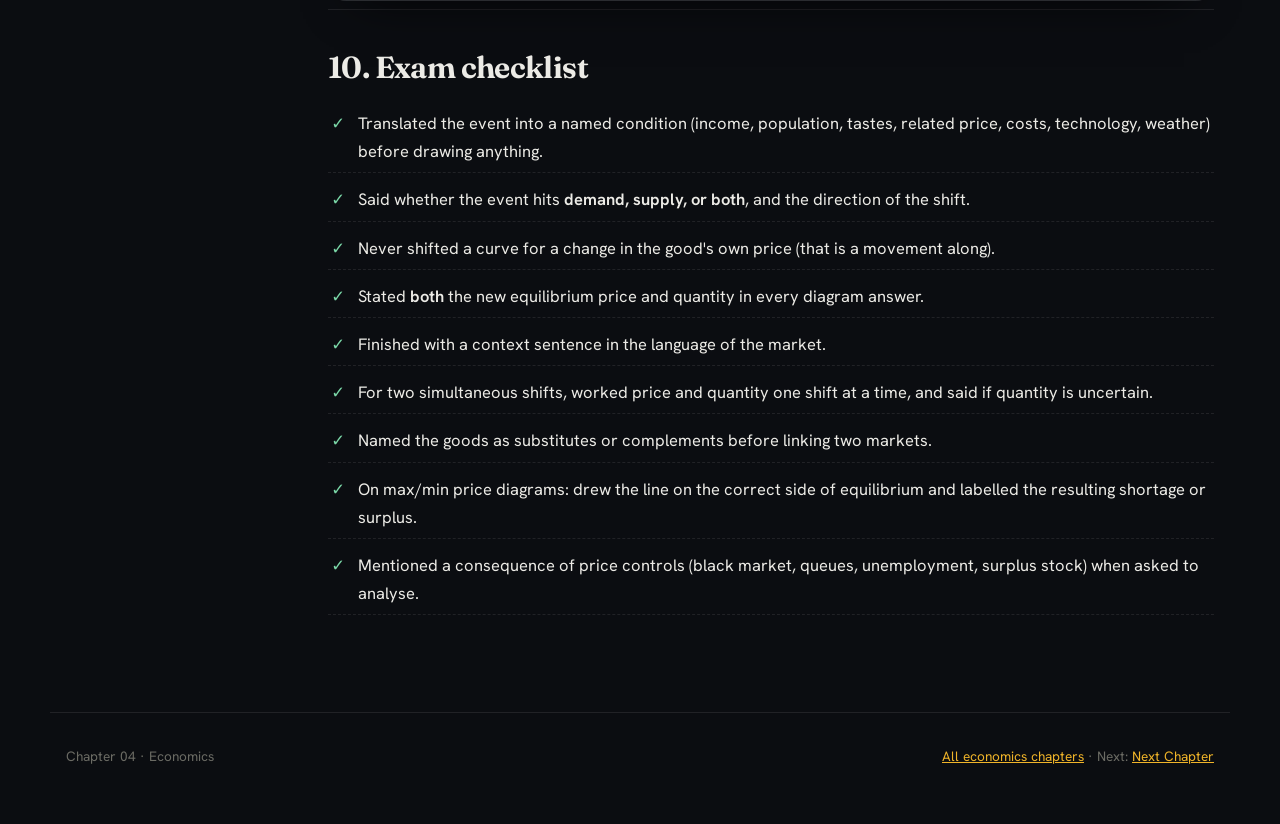
<file: economics-price-changes.html>
<!DOCTYPE html>
<html lang="en">
<head>
<meta charset="UTF-8">
<meta name="viewport" content="width=device-width, initial-scale=1.0">
<title>Price Changes · Economics Notes</title>
<meta name="description" content="O Level Economics notes on price changes: shifts in demand and supply, chain of analysis, surplus and shortage adjustment, and maximum and minimum prices.">
<link rel="preconnect" href="https://fonts.googleapis.com">
<link rel="preconnect" href="https://fonts.gstatic.com" crossorigin>
<link href="https://fonts.googleapis.com/css2?family=Fraunces:opsz,wght@9..144,500;9..144,650;9..144,750&family=Hanken+Grotesk:wght@400;500;600;700&family=JetBrains+Mono:wght@400;500;700&display=swap" rel="stylesheet">
<link rel="stylesheet" href="css/site.css?v=2">
</head>
<body>

<header class="nav glass">
  <a class="brand" href="index.html"><span class="mark">∑</span><span class="word">O Level Notes</span></a>
  <nav class="nav-links">
    <a href="maths.html">Maths</a>
    <a href="economics.html" aria-current="page">Economics</a>
  </nav>
  <button class="nav-calc" data-calc-open>Calculator</button>
</header>

<div class="page">
<aside class="toc glass" aria-label="Chapter contents">
  <div class="toc-title">On this page</div>
  <a href="#bigpicture">1. Shifts vs movements</a>
  <a href="#demandshifts">2. What shifts demand</a>
  <a href="#supplyshifts">3. What shifts supply</a>
  <a href="#chain">4. Chain of analysis</a>
  <a href="#adjustment">5. Surplus &amp; shortage</a>
  <a href="#linked">6. Linked markets</a>
  <a href="#intervention">7. Max &amp; min prices</a>
  <a href="#practice">8. Practice &amp; answers</a>
  <a href="#quiz">9. Quick quiz</a>
  <a href="#checklist">10. Exam checklist</a>
</aside>

<main class="chapter">
  <div class="chapter-hero glass" data-reveal>
    <span class="eyebrow">Chapter 04 · Economics</span>
    <h1>Shifts, surpluses and shortages: why market prices change</h1>
    <p class="meta">The full chain-of-analysis toolkit: conditions that shift demand and supply, how markets return to equilibrium, and what governments do with maximum and minimum prices. Built around real past-paper questions from 2281.</p>
    <div class="chips">
      <span class="chip">CAIE 2281</span>
      <span class="chip">IGCSE 0455</span>
    </div>
  </div>

  <section id="bigpicture" data-reveal>
    <h2>1. The big picture: shifts versus movements</h2>
    <p>Every "what happened to the market" question is really one question: did the <strong>curves move</strong>, or did buyers and sellers only <strong>move along</strong> the curves they already had? Get this distinction right and half the marks are already yours.</p>
    <table>
      <tr><th></th><th>What changed</th><th>On the diagram</th><th>Caused by</th></tr>
      <tr><td><strong>Movement along D</strong></td><td>Quantity demanded</td><td>Slide up or down the demand curve</td><td>Only a change in the price of the good itself</td></tr>
      <tr><td><strong>Shift of D</strong></td><td>Demand itself</td><td>New curve, left or right</td><td>Income, population, tastes, related prices, expectations</td></tr>
      <tr><td><strong>Movement along S</strong></td><td>Quantity supplied</td><td>Slide up or down the supply curve</td><td>Only a change in the price of the good itself</td></tr>
      <tr><td><strong>Shift of S</strong></td><td>Supply itself</td><td>New curve, left or right</td><td>Costs, technology, taxes, weather, number of firms</td></tr>
    </table>
    <div class="box warn"><span class="label">Exam trap</span>"The price of coffee rose, so demand for coffee fell." Wrong. A price rise of the good itself causes a <strong>movement along</strong> the demand curve (a fall in quantity demanded), not a shift. Only a named condition from the table above shifts a curve.</div>
  </section>

  <section id="demandshifts" data-reveal>
    <h2>2. The conditions that shift demand</h2>
    <p>Demand shifts when anything other than the good's own price changes. Learn the five conditions, because every demand-side exam question is testing whether you can pick the right one and name its direction.</p>
    <table>
      <tr><th>Condition</th><th>Change</th><th>Effect on demand</th><th>Typical exam example</th></tr>
      <tr><td><strong>Income</strong></td><td>Income rises</td><td>Right for normal goods, left for inferior goods</td><td>Rising income, gold or luxury perfume: demand shifts right</td></tr>
      <tr><td><strong>Population</strong></td><td>Population rises</td><td>Right (more buyers)</td><td>Toothpaste, clothing, food: demand shifts right</td></tr>
      <tr><td><strong>Tastes and information</strong></td><td>Product becomes more popular</td><td>Right</td><td>A health report on tomatoes or bananas: demand shifts right</td></tr>
      <tr><td><strong>Price of related goods</strong></td><td>Substitute becomes dearer</td><td>Right</td><td>Air transport dearer: demand for sea transport shifts right</td></tr>
      <tr><td></td><td>Complement becomes dearer</td><td>Left</td><td>Car parking dearer: demand for cars shifts left</td></tr>
      <tr><td><strong>Expectations</strong></td><td>Expect future price rises</td><td>Right (buy now)</td><td>Buyers rush in before an expected rise</td></tr>
    </table>
    <figure class="fig glass" data-reveal>
      <svg viewBox="0 0 340 200" class="draw" fill="none" aria-hidden="true">
        <line class="stroke" x1="44" y1="172" x2="326" y2="172" stroke="#ffffff" stroke-opacity="0.3" stroke-width="1.5"/>
        <line class="stroke d1" x1="44" y1="172" x2="44" y2="18" stroke="#ffffff" stroke-opacity="0.3" stroke-width="1.5"/>
        <text x="10" y="30" fill="#9a9a93" font-size="12">P</text>
        <text x="318" y="190" fill="#9a9a93" font-size="12">Q</text>
        <line class="stroke d2" x1="75" y1="35" x2="305" y2="155" stroke="#f0b429" stroke-width="2.5"/>
        <text x="296" y="170" fill="#f0b429" font-size="12">D1</text>
        <line class="stroke d2" x1="115" y1="35" x2="322" y2="148" stroke="#f0b429" stroke-width="2.5" stroke-opacity="0.55"/>
        <text x="300" y="120" fill="#f0b429" font-size="12">D2</text>
        <line class="stroke d3" x1="70" y1="155" x2="305" y2="35" stroke="#7bd8a8" stroke-width="2"/>
        <text x="298" y="30" fill="#7bd8a8" font-size="12">S</text>
        <circle class="dot-pop p3" cx="187" cy="95" r="4.5" fill="#f0b429"/>
        <circle class="dot-pop p3" cx="214" cy="81" r="4.5" fill="#f0b429"/>
        <line x1="187" y1="95" x2="187" y2="172" stroke="#ffffff" stroke-opacity="0.4" stroke-width="1" stroke-dasharray="4 5"/>
        <line x1="44" y1="95" x2="187" y2="95" stroke="#ffffff" stroke-opacity="0.4" stroke-width="1" stroke-dasharray="4 5"/>
      </svg>
      <figcaption>Demand shifts right (D1 to D2) while supply is unchanged: equilibrium price and quantity both rise.</figcaption>
    </figure>
    <div class="box good"><span class="label">Exam tip</span>When the question names an event ("a report says X is healthy"), translate it before you draw: which condition is this (tastes? income? related price?), and does it hit demand or supply? Write that translation down, it is usually worth a mark on its own.</div>
  </section>

  <section id="supplyshifts" data-reveal>
    <h2>3. The conditions that shift supply</h2>
    <p>Supply shifts when anything other than the good's own price changes. In practice, almost every supply question is about <strong>costs of production</strong>, because cost is what sits between any event and the firm's willingness to sell.</p>
    <table>
      <tr><th>Condition</th><th>Change</th><th>Effect on supply</th><th>Typical exam example</th></tr>
      <tr><td><strong>Costs of production</strong></td><td>Costs rise</td><td>Left</td><td>Wood dearer: supply of furniture shifts left; wage costs up: supply of shoes shifts left</td></tr>
      <tr><td></td><td>Costs fall</td><td>Right</td><td>Cheaper inputs: supply shifts right</td></tr>
      <tr><td><strong>Technology</strong></td><td>New technique adopted</td><td>Right (cheaper, faster)</td><td>Advances in technology raise supply</td></tr>
      <tr><td><strong>Taxes and subsidies</strong></td><td>Indirect tax rises</td><td>Left</td><td>Tax adds to costs</td></tr>
      <tr><td></td><td>Subsidy rises</td><td>Right</td><td>Subsidy cuts costs</td></tr>
      <tr><td><strong>Number of firms</strong></td><td>More firms enter</td><td>Right (market supply rises)</td><td>New firms open in the industry</td></tr>
      <tr><td><strong>Weather / natural events</strong></td><td>Bad weather</td><td>Left (agriculture)</td><td>Prolonged bad weather cuts food supply</td></tr>
      <tr><td><strong>Expectations</strong></td><td>Expect future price rises</td><td>Left (hold back stock now)</td><td>Producers wait for a better price</td></tr>
    </table>
    <figure class="fig glass" data-reveal>
      <svg viewBox="0 0 340 200" class="draw" fill="none" aria-hidden="true">
        <line class="stroke" x1="44" y1="172" x2="326" y2="172" stroke="#ffffff" stroke-opacity="0.3" stroke-width="1.5"/>
        <line class="stroke d1" x1="44" y1="172" x2="44" y2="18" stroke="#ffffff" stroke-opacity="0.3" stroke-width="1.5"/>
        <text x="10" y="30" fill="#9a9a93" font-size="12">P</text>
        <text x="318" y="190" fill="#9a9a93" font-size="12">Q</text>
        <line class="stroke d2" x1="75" y1="35" x2="305" y2="155" stroke="#f0b429" stroke-width="2.5"/>
        <text x="296" y="170" fill="#f0b429" font-size="12">D</text>
        <line class="stroke d3" x1="70" y1="155" x2="305" y2="35" stroke="#7bd8a8" stroke-width="2" stroke-opacity="0.4" stroke-dasharray="6 6"/>
        <text x="298" y="30" fill="#7bd8a8" font-size="12">S1</text>
        <line class="stroke d3" x1="115" y1="160" x2="285" y2="40" stroke="#7bd8a8" stroke-width="2"/>
        <text x="272" y="34" fill="#7bd8a8" font-size="12">S2</text>
        <circle class="dot-pop p3" cx="187" cy="95" r="4.5" fill="#f0b429"/>
        <circle class="dot-pop p3" cx="160" cy="109" r="4.5" fill="#f0b429"/>
        <line x1="187" y1="95" x2="187" y2="172" stroke="#ffffff" stroke-opacity="0.4" stroke-width="1" stroke-dasharray="4 5"/>
        <line x1="44" y1="95" x2="187" y2="95" stroke="#ffffff" stroke-opacity="0.4" stroke-width="1" stroke-dasharray="4 5"/>
      </svg>
      <figcaption>Supply shifts left (S1 to S2) when costs rise: equilibrium price rises and equilibrium quantity falls.</figcaption>
    </figure>
    <div class="box"><span class="label">The one-step translation</span>Costs rise → each unit is less profitable at every price → firms cut quantity supplied at every price → the whole supply curve shifts <strong>left</strong>. If your event can be squeezed into "costs rose" or "costs fell", you have your shift.</div>
  </section>

  <section id="chain" data-reveal>
    <h2>4. Chain of analysis: writing the diagram answer</h2>
    <p>Diagram questions ("analyse, using a demand and supply diagram...") are marked in a fixed order. Miss a link and the chain breaks. Every full answer runs through these steps:</p>
    <ol>
      <li><strong>Translate the event</strong> into a named condition and say whether it hits demand, supply, or both.</li>
      <li><strong>State the shift</strong>: demand (or supply) shifts right/left because [condition].</li>
      <li><strong>Name the new equilibrium</strong>: the intersection of the new curve with the unchanged curve moves.</li>
      <li><strong>State both price and quantity</strong>: equilibrium price rises/falls; equilibrium quantity rises/falls.</li>
      <li><strong>Context sentence</strong>: finish in the language of the market ("so more steel is bought and sold at a higher price").</li>
    </ol>
    <div class="example glass">
      <span class="label">Worked example 1</span>
      <p>Analyse, using a demand and supply diagram, the effect of an increase in income on the market for gold. <span class="m">(adapted from Q3(c)/21/M/J/20)</span></p>
      <ol class="steps">
        <li>Gold is a normal good, so higher income is a demand-side condition.</li>
        <li>The demand for gold shifts <strong>right</strong>: at every price, buyers now want more gold.</li>
        <li>Supply is unchanged, so the new equilibrium sits up along the original supply curve.</li>
        <li>Equilibrium price <strong>rises</strong> and equilibrium quantity <strong>rises</strong>.</li>
        <li>So the market for gold clears at a higher price with more gold bought and sold.</li>
      </ol>
      <p class="answer">Demand shifts right; equilibrium price and quantity both rise.</p>
    </div>
    <div class="example glass">
      <span class="label">Worked example 2</span>
      <p>Analyse how advances in technology can affect demand and supply. <span class="m">(Q6(c)/22/M/J/17)</span></p>
      <ol class="steps">
        <li>Technology is a supply-side condition: new techniques usually cut costs of production.</li>
        <li>Supply shifts <strong>right</strong>, so at the original price firms are willing to sell more.</li>
        <li>The equilibrium price falls and equilibrium quantity rises.</li>
        <li>Demand itself does not shift, but quantity demanded rises in response to the lower price (a movement along D).</li>
        <li>If the technology also makes the product more attractive (new features, apps, functions), demand can shift right as well, which would push price back up and raise quantity further.</li>
      </ol>
      <p class="answer">Supply shifts right (price down, quantity up); demand may also shift right if the technology makes the product more popular.</p>
    </div>
    <div class="example glass">
      <span class="label">Worked example 3</span>
      <p>Analyse the effect on the market for food of an increase in population combined with a prolonged period of bad weather. <span class="m">(Q4(c)/23/O/N/17)</span></p>
      <ol class="steps">
        <li>Two conditions at once: population is a demand condition, weather is a supply condition.</li>
        <li>More people means more buyers: demand for food shifts <strong>right</strong>.</li>
        <li>Bad weather damages crops: supply of food shifts <strong>left</strong>.</li>
        <li>Both shifts push the price up: demand up raises price, supply down raises price. Equilibrium price rises for certain.</li>
        <li>Quantity is ambiguous from the shifts alone: the demand shift raises quantity, the supply shift lowers it. In practice bad weather usually dominates, so quantity falls.</li>
      </ol>
      <p class="answer">Equilibrium price rises definitely; equilibrium quantity depends on the relative size of the two shifts.</p>
    </div>
    <div class="box good"><span class="label">Exam tip</span>When two shifts happen together, work out the effect on price and quantity <strong>one shift at a time</strong>, then combine. If the two effects on quantity push in opposite directions, say it is "uncertain" or "depends on which shift is larger". Examiners reward that honesty with full marks.</div>
  </section>

  <section id="adjustment" data-reveal>
    <h2>5. Surplus, shortage and market adjustment</h2>
    <p>Equilibrium is the price where quantity demanded equals quantity supplied. Push the price away from it and market forces (the "invisible hand") push it back.</p>
    <table>
      <tr><th>Market state</th><th>Happens when price is...</th><th>QD vs QS</th><th>Market response</th><th>Price moves</th></tr>
      <tr><td><strong>Surplus (excess supply)</strong></td><td>above equilibrium</td><td>QS &gt; QD, unsold stock piles up</td><td>Firms cut price to clear stock</td><td>Falls back to equilibrium</td></tr>
      <tr><td><strong>Shortage (excess demand)</strong></td><td>below equilibrium</td><td>QD &gt; QS, buyers compete for goods</td><td>Sellers raise price; some buyers drop out</td><td>Rises back to equilibrium</td></tr>
    </table>
    <div class="example glass">
      <span class="label">Worked example 4</span>
      <p>Explain how market forces would respond to a shortage of drinking water. <span class="m">(Q6(b)/21/M/J/18)</span></p>
      <ol class="steps">
        <li>A shortage means quantity demanded exceeds quantity supplied at the current price.</li>
        <li>Buyers compete for the limited supply, so sellers can raise the price.</li>
        <li>Higher price has two effects: a movement along the supply curve (firms deliver more, including costly emergency sources) and a movement along the demand curve (some users cut back or find alternatives).</li>
        <li>Quantity demanded falls and quantity supplied rises until they are equal: the shortage is eliminated at a higher equilibrium price.</li>
      </ol>
      <p class="answer">Price is bid up until quantity demanded equals quantity supplied; the shortage disappears at a higher equilibrium price.</p>
    </div>
    <div class="box"><span class="label">The wording that scores</span>"Market forces" or "the price mechanism" is not vague magic. Always name the two concrete movements: quantity demanded falls and quantity supplied rises as price adjusts. Those two clauses are the marks.</div>
  </section>

  <section id="linked" data-reveal>
    <h2>6. Linked markets: substitutes and complements</h2>
    <p>Some questions ask what an event in market A does to market B. The bridge is always the cross-price relationship.</p>
    <table>
      <tr><th>Goods are</th><th>Event in market A</th><th>Effect on market B</th><th>Exam examples</th></tr>
      <tr><td><strong>Substitutes</strong> (in consumption)</td><td>Price of A falls</td><td>Demand for B shifts left</td><td>Cheaper rail transport: demand for car transport falls</td></tr>
      <tr><td></td><td>Price of A rises</td><td>Demand for B shifts right</td><td>Dearer air transport: demand for sea transport rises</td></tr>
      <tr><td><strong>Complements</strong> (used together)</td><td>Price of A rises</td><td>Demand for B shifts left</td><td>Dearer car parking: demand for cars falls</td></tr>
      <tr><td></td><td>Price of A falls</td><td>Demand for B shifts right</td><td>Cheaper petrol: demand for cars rises</td></tr>
      <tr><td><strong>Substitutes in production</strong></td><td>Demand for A rises (price of A rises)</td><td>Supply of B shifts left</td><td>Farmers switch land from basketball shirts' cotton to football shirts</td></tr>
    </table>
    <div class="example glass">
      <span class="label">Worked example 5</span>
      <p>Explain, using information from the extract and Figure 1, what happened to the market for sea transport as a result of the fall in the price of air transport. <span class="m">(Q1(f)/21/M/J/17)</span></p>
      <ol class="steps">
        <li>Air transport and sea transport are substitutes in consumption.</li>
        <li>The fall in the price of air transport makes air travel relatively cheaper, so some travellers switch away from sea transport.</li>
        <li>This shifts the <strong>demand for sea transport to the left</strong>.</li>
        <li>With supply unchanged, the equilibrium price of sea transport falls and the equilibrium quantity falls.</li>
      </ol>
      <p class="answer">Demand for sea transport shifts left; both its equilibrium price and quantity fall.</p>
    </div>
    <div class="example glass">
      <span class="label">Worked example 6</span>
      <p>Analyse the effect of an increase in demand for football shirts on demand for basketball shirts. <span class="m">(Q5(c)/23/M/J/24)</span></p>
      <ol class="steps">
        <li>Football shirts and basketball shirts are substitutes in consumption for fans of both sports.</li>
        <li>Higher demand for football shirts (perhaps after a successful tournament) raises their price.</li>
        <li>Consumers see football shirts as relatively more expensive, so some switch to basketball shirts.</li>
        <li>The <strong>demand for basketball shirts shifts right</strong>, raising their equilibrium price and quantity.</li>
      </ol>
      <p class="answer">Demand for basketball shirts shifts right, so their equilibrium price and quantity rise.</p>
    </div>
    <div class="box warn"><span class="label">Exam trap</span>Watch the direction the question gives you. If it says demand for A <em>rises</em>, consumers pay a higher price for A and switch <em>to</em> the substitute B. If it says the <em>price</em> of A falls, they switch away from B. Read which variable moved before you draw the arrow.</div>
  </section>

  <section id="intervention" data-reveal>
    <h2>7. Introduction to maximum and minimum prices</h2>
    <p>Free markets do not always settle where governments want. Two interventions come up again and again.</p>
    <table>
      <tr><th></th><th><strong>Maximum price</strong></th><th><strong>Minimum price</strong></th></tr>
      <tr><td>Set</td><td><strong>below</strong> the equilibrium price</td><td><strong>above</strong> the equilibrium price</td></tr>
      <tr><td>Purpose</td><td>Keep essentials affordable (rent, food, water)</td><td>Protect producers' incomes (farm wages, minimum wage)</td></tr>
      <tr><td>Immediate effect</td><td>QD &gt; QS: a <strong>shortage</strong> (excess demand)</td><td>QS &gt; QD: a <strong>surplus</strong> (excess supply)</td></tr>
      <tr><td>Side effects</td><td>Queues, rationing, black markets, lower quality, less incentive to supply</td><td>Unemployment (surplus of labour), unsold stock, wasted resources</td></tr>
      <tr><td>Enforcement</td><td>Must be policed: sellers want the higher market price</td><td>Must be policed: firms want to pay less / workers want jobs at lower pay</td></tr>
    </table>
    <figure class="fig glass" data-reveal>
      <svg viewBox="0 0 340 200" class="draw" fill="none" aria-hidden="true">
        <line class="stroke" x1="44" y1="172" x2="326" y2="172" stroke="#ffffff" stroke-opacity="0.3" stroke-width="1.5"/>
        <line class="stroke d1" x1="44" y1="172" x2="44" y2="18" stroke="#ffffff" stroke-opacity="0.3" stroke-width="1.5"/>
        <text x="10" y="30" fill="#9a9a93" font-size="12">P</text>
        <text x="318" y="190" fill="#9a9a93" font-size="12">Q</text>
        <line class="stroke d2" x1="75" y1="35" x2="305" y2="155" stroke="#f0b429" stroke-width="2.5"/>
        <text x="296" y="170" fill="#f0b429" font-size="12">D</text>
        <line class="stroke d3" x1="70" y1="155" x2="305" y2="35" stroke="#7bd8a8" stroke-width="2"/>
        <text x="298" y="30" fill="#7bd8a8" font-size="12">S</text>
        <circle class="dot-pop p3" cx="187" cy="95" r="4.5" fill="#f0b429"/>
        <line x1="187" y1="95" x2="187" y2="172" stroke="#ffffff" stroke-opacity="0.4" stroke-width="1" stroke-dasharray="4 5"/>
        <line x1="44" y1="95" x2="187" y2="95" stroke="#ffffff" stroke-opacity="0.4" stroke-width="1" stroke-dasharray="4 5"/>
        <line x1="52" y1="132" x2="318" y2="132" stroke="#e8927c" stroke-width="2" stroke-dasharray="6 5"/>
        <text x="300" y="127" fill="#e8927c" font-size="12">Pmax</text>
        <line x1="124" y1="132" x2="252" y2="132" stroke="#e8927c" stroke-width="2.5"/>
        <text x="152" y="124" fill="#e8927c" font-size="11">shortage</text>
      </svg>
      <figcaption>A maximum price set below equilibrium: at Pmax, quantity demanded exceeds quantity supplied, so a shortage appears.</figcaption>
    </figure>
    <div class="example glass">
      <span class="label">Worked example 7</span>
      <p>Draw a demand and supply diagram to show how setting a maximum price below the equilibrium price will affect a market. <span class="m">(Q1(e)/21/M/J/23)</span></p>
      <ol class="steps">
        <li>Draw normal downward-sloping D and upward-sloping S, mark the equilibrium.</li>
        <li>Draw a horizontal line <strong>below</strong> the equilibrium, labelled Pmax, made compulsory with a dashed or highlighted line.</li>
        <li>At Pmax read off quantity supplied (on S) and quantity demanded (on D).</li>
        <li>QD exceeds QS, so mark the gap as a <strong>shortage</strong> (excess demand).</li>
        <li>Note the consequences: not everyone who wants the good can buy it at the legal price.</li>
      </ol>
      <p class="answer">Pmax below equilibrium creates a shortage; the price cannot rise to clear the market.</p>
    </div>
    <div class="box good"><span class="label">Exam tip</span>Always label the intervention line (Pmax or Pmin) and the gap (shortage or surplus). An unlabelled dashed line earns nothing. If asked to "analyse", add one consequence: a maximum price can lead to black markets, a minimum price to unemployment or surplus production.</div>
  </section>

  <section id="practice" data-reveal>
    <h2>8. Practice set and answers</h2>
    <p>Do every question on paper first. Draw the diagram where asked. Open an answer only after you have committed to one.</p>

    <h3>Set A · Past-paper questions: shifts in demand</h3>
    <div class="practice">
      <details class="q"><summary>Analyse how a global recession could affect demand for sea transport. <span class="m">Q1(d)/21/M/J/17</span></summary><div class="ans">A recession lowers incomes. Sea transport (especially for holidays and luxury cruises) is income-elastic: demand shifts <strong>left</strong>. For freight it is less clear, since firms may switch from dearer air to cheaper sea transport, shifting that demand right. Mention both sides for full marks; lead with the most likely effect.</div></details>
      <details class="q"><summary>Explain, using information from the extract and Figure 1, what happened to the market for diamond rings in 2015. <span class="m">Q1(f)/22/M/J/17</span></summary><div class="ans">Diamond rings are a luxury, so the recession cuts demand (leftward shift). Demand shifting left with supply unchanged lowers both the equilibrium price and quantity of diamond rings traded.</div></details>
      <details class="q"><summary>Explain, using information from the extract and Figure 1, what happened to the market for food in 2015. <span class="m">Q1(f)/22/O/N/17</span></summary><div class="ans">Food is a necessity: demand is income-inelastic, so a recession barely shifts demand left (unlike luxuries). Prices of basic food therefore stay relatively firm compared with luxury goods; any fall in demand is small.</div></details>
      <details class="q"><summary>Analyse, using a demand and supply diagram, the effect of an increase in income on the market for ice cream. <span class="m">Q1(c)/22/M/J/18</span></summary><div class="ans">Ice cream is a normal good: higher income shifts <strong>demand right</strong>. New equilibrium: price rises, quantity rises. If ice cream were treated as inferior, demand would shift left instead; state your assumption.</div></details>
      <details class="q"><summary>Explain why the price of housing may increase. <span class="m">Q5(b)/22/M/J/18</span></summary><div class="ans">Demand-side: rising population and incomes shift demand right. Supply-side: land is scarce and building takes time, so supply is inelastic and shifts little or left (rising construction costs). Rightward demand against fixed supply raises the equilibrium price of housing.</div></details>
      <details class="q"><summary>Analyse, using a demand and supply diagram, the effect a report stating that eating tomatoes is good for health will have on the market for tomatoes. <span class="m">Q3(c)/23/O/N/19</span></summary><div class="ans">The report changes tastes in favour of tomatoes: <strong>demand shifts right</strong>. Supply unchanged in the short run. Equilibrium price and quantity of tomatoes both rise.</div></details>
      <details class="q"><summary>Analyse, using a demand and supply diagram, how a rise in income may affect the market for gold. <span class="m">Q3(c)/21/M/J/20</span></summary><div class="ans">Gold is a normal luxury: demand shifts <strong>right</strong>. Equilibrium price of gold rises and quantity bought and sold rises.</div></details>
      <details class="q"><summary>Analyse, using a demand and supply diagram, how a greater awareness of the health benefits of eating fruit will affect the market for fruit. <span class="m">Q5(c)/21/M/J/22</span></summary><div class="ans">Awareness changes tastes: <strong>demand for fruit shifts right</strong>. Price and quantity both rise in the new equilibrium. Supply can only respond over time (trees take years to mature), so the price effect is strong in the short run.</div></details>
      <details class="q"><summary>Analyse, using a demand and supply diagram, how an increase in income will affect the market for a luxury brand of perfume. <span class="m">Q3(c)/22/M/J/22</span></summary><div class="ans">Luxury perfume is a normal good with high income elasticity: <strong>demand shifts right</strong> strongly. Equilibrium price and quantity both rise.</div></details>
      <details class="q"><summary>Analyse, using a demand and supply diagram, how the market for toothpaste would be affected by an increase in population. <span class="m">Q4(c)/23/O/N/22</span></summary><div class="ans">More people means more buyers at every price: <strong>demand shifts right</strong>. Toothpaste supply adjusts slowly, so price rises a little and quantity rises.</div></details>
      <details class="q"><summary>Analyse, using a demand and supply diagram, how an increase in population size will affect the market for clothing. <span class="m">Q1(f)/22/O/N/24</span></summary><div class="ans">Population is a demand condition: <strong>demand for clothing shifts right</strong>. New equilibrium: higher price, higher quantity of clothing traded.</div></details>
      <details class="q"><summary>Explain how improved education may affect the demand for cigarettes and for fresh fruit. <span class="m">Q2(b)/21/M/J/23</span></summary><div class="ans">Education raises awareness of health risks: demand for cigarettes shifts <strong>left</strong>. The same awareness raises demand for fresh fruit, shifting it <strong>right</strong>. Two opposite shifts from one condition, judged by taste change.</div></details>
    </div>

    <h3>Set B · Past-paper questions: shifts in supply and both curves</h3>
    <div class="practice">
      <details class="q"><summary>Explain, using information from the extract and Fig. 1, what might have happened to the market for steel in China in 2015. <span class="m">Q1(f)/23/O/N/17</span></summary><div class="ans">China's construction slowdown cuts demand for steel: <strong>demand shifts left</strong>. At the same time, high-cost producers may cut output. A leftward demand shift with unchanged supply lowers price and quantity; if the question hints at rising production costs too, mention both curves and the price ambiguity.</div></details>
      <details class="q"><summary>Explain, using information from the extract and Fig. 1, what happened to the market for food in 2015. <span class="m">Q1(f)/22/O/N/17</span></summary><div class="ans">See Set A. Key points: food demand is income-inelastic, so the recession barely shifts it; any supply-side weather effects would push prices the other way. Compare with luxury goods for full marks.</div></details>
      <details class="q"><summary>Analyse how advances in technology can affect demand and supply. <span class="m">Q6(c)/22/M/J/17</span></summary><div class="ans">Technology cuts production costs, shifting <strong>supply right</strong> (price down, quantity up). It can also raise <strong>demand</strong> if the product becomes more useful or desirable (price up, quantity up). Always analyse both curves when the question says "demand and supply".</div></details>
      <details class="q"><summary>Analyse the effect on the market for furniture of an increase in the price of wood. <span class="m">Q4(c)/22/O/N/22</span></summary><div class="ans">Wood is an input for furniture, so production costs rise: <strong>supply shifts left</strong>. Equilibrium price of furniture rises and equilibrium quantity falls.</div></details>
      <details class="q"><summary>Analyse, using a demand and supply diagram, how an increase in wage costs would affect the market for shoes. <span class="m">Q1(f)/22/M/J/24</span></summary><div class="ans">Wages are a major cost in shoe production: costs rise, <strong>supply shifts left</strong>. Higher equilibrium price, lower equilibrium quantity of shoes.</div></details>
      <details class="q"><summary>Draw a demand and supply diagram to show the effect of a ban on burning stubble on the market for rice. <span class="m">Q1(e)/22/O/N/20</span></summary><div class="ans">Burning stubble is a cheap way to clear fields; a ban raises farmers' costs, so the <strong>supply of rice shifts left</strong>. Mark a higher equilibrium price and lower quantity. Draw D downward, S upward, S2 left of S1, both equilibria marked.</div></details>
      <details class="q"><summary>Draw a demand and supply diagram to show how a report stating that bananas are good for health would affect the market for bananas. <span class="m">Q1(e)/22/O/N/23</span></summary><div class="ans">The report changes tastes: <strong>demand shifts right</strong> (D2 to the right of D1). New equilibrium: higher price, higher quantity.</div></details>
      <details class="q"><summary>Analyse, using a demand and supply diagram, the effect on the market for food of an increase in population combined with a prolonged period of bad weather. <span class="m">Q4(c)/23/O/N/17</span></summary><div class="ans">Demand shifts right (more people), supply shifts left (bad harvests). Both push <strong>price up</strong>. Quantity: demand shift raises it, supply shift lowers it, so state it is uncertain without magnitudes.</div></details>
    </div>

    <h3>Set C · Past-paper questions: linked markets, adjustments, price controls</h3>
    <div class="practice">
      <details class="q"><summary>Explain how market forces would respond to a shortage of drinking water. <span class="m">Q6(b)/21/M/J/18</span></summary><div class="ans">A shortage (QD &gt; QS) bids the price up. As price rises, quantity demanded falls (conservation, alternatives) and quantity supplied rises (firms deliver more) until QD = QS at a higher equilibrium price.</div></details>
      <details class="q"><summary>Explain, using information from the extract, two reasons why a rise in the price of vanilla might not cause an increase in the price of ice cream. <span class="m">Q1(b)/22/M/J/18</span></summary><div class="ans">(1) Vanilla may be a small share of total costs, so the cost increase barely shifts ice cream supply left. (2) Demand may be elastic or falling (substitutes, health concerns), so any supply shift cuts quantity more than price. Producers may also absorb the cost rather than pass it on.</div></details>
      <details class="q"><summary>Draw a demand and supply diagram to show how a rise in the price of car parking could affect the market for cars in the Philippines. <span class="m">Q1(e)/23/O/N/20</span></summary><div class="ans">Parking and cars are complements. Dearer parking raises the total cost of owning a car: <strong>demand for cars shifts left</strong>. Equilibrium price and quantity of cars fall.</div></details>
      <details class="q"><summary>Draw a demand and supply diagram to show the effect of a decrease in the price of rail transport on the market for car transport. <span class="m">Q1(e)/22/M/J/23</span></summary><div class="ans">Rail and car transport are substitutes. Cheaper rail makes driving relatively dearer: <strong>demand for car transport shifts left</strong>. Price and quantity of car transport both fall.</div></details>
      <details class="q"><summary>Analyse the effect of an increase in demand for football shirts on demand for basketball shirts. <span class="m">Q5(c)/23/M/J/24</span></summary><div class="ans">Football shirts are substitutes for basketball shirts. Higher demand for football shirts raises their price; consumers switch to basketball shirts, so <strong>demand for basketball shirts shifts right</strong>. Price and quantity of basketball shirts rise.</div></details>
      <details class="q"><summary>Draw a demand and supply diagram to show how setting a maximum price below the equilibrium price will affect a market. <span class="m">Q1(e)/21/M/J/23</span></summary><div class="ans">D downward, S upward, Pmax drawn <strong>below</strong> equilibrium. At Pmax, QD &gt; QS: mark the gap and label it a <strong>shortage</strong>. The price is stuck below equilibrium and cannot clear the market.</div></details>
      <details class="q"><summary>Identify two reasons why someone may choose to train to become a dentist. <span class="m">Q3(a)/23/O/N/18</span></summary><div class="ans">Not a diagram question, but it appears on this topic sheet: expected high income, job security, helping people, social status, or a taste for science. Any two clear reasons with a short explanation.</div></details>
      <details class="q"><summary>A government sets a minimum price for wheat above the free-market price. Explain one likely consequence. <span class="m">(own question)</span></summary><div class="ans">At Pmin, QS &gt; QD, so a <strong>surplus</strong> of wheat appears: unsold stock, government buying or storage costs, and resources wasted on wheat that nobody buys at the legal price.</div></details>
    </div>
  </section>

  <section id="quiz" data-reveal>
    <h2>9. Quick quiz</h2>
    <p>Click an option to check your answer.</p>
    <div class="mcq-set">
      <div class="mcq glass" data-answer="c">
        <p class="mcq-q"><span class="mcq-tag">MCQ 1</span> A rise in the price of coffee, other things equal, causes:</p>
        <div class="mcq-opts">
          <button type="button" data-opt="a">A leftward shift of coffee demand</button>
          <button type="button" data-opt="b">A rightward shift of coffee demand</button>
          <button type="button" data-opt="c">A contraction (movement up along) of coffee demand</button>
          <button type="button" data-opt="d">A rightward shift of coffee supply</button>
        </div>
        <p class="mcq-exp"><strong>Answer: C.</strong> A change in the good's own price moves quantity demanded along the curve; it never shifts it.</p>
      </div>
      <div class="mcq glass" data-answer="b">
        <p class="mcq-q"><span class="mcq-tag">MCQ 2</span> A bad harvest shifts the supply of wheat to the left. What happens to the equilibrium price and quantity?</p>
        <div class="mcq-opts">
          <button type="button" data-opt="a">Price falls, quantity rises</button>
          <button type="button" data-opt="b">Price rises, quantity falls</button>
          <button type="button" data-opt="c">Both rise</button>
          <button type="button" data-opt="d">Both fall</button>
        </div>
        <p class="mcq-exp"><strong>Answer: B.</strong> A leftward supply shift against an unchanged demand curve raises price and cuts quantity traded.</p>
      </div>
      <div class="mcq glass" data-answer="a">
        <p class="mcq-q"><span class="mcq-tag">MCQ 3</span> A maximum price is set below equilibrium. The market will show:</p>
        <div class="mcq-opts">
          <button type="button" data-opt="a">A shortage, because QD exceeds QS at the legal price</button>
          <button type="button" data-opt="b">A surplus, because QS exceeds QD</button>
          <button type="button" data-opt="c">No effect, the market clears as usual</button>
          <button type="button" data-opt="d">A rightward shift of demand</button>
        </div>
        <p class="mcq-exp"><strong>Answer: A.</strong> Below equilibrium, quantity demanded is larger than quantity supplied: excess demand, or a shortage.</p>
      </div>
      <div class="mcq glass" data-answer="d">
        <p class="mcq-q"><span class="mcq-tag">MCQ 4</span> The price of cinema tickets falls. What happens in the market for streaming subscriptions (a substitute)?</p>
        <div class="mcq-opts">
          <button type="button" data-opt="a">Demand for streaming shifts right</button>
          <button type="button" data-opt="b">Supply of streaming shifts right</button>
          <button type="button" data-opt="c">Quantity of streaming demanded rises</button>
          <button type="button" data-opt="d">Demand for streaming shifts left</button>
        </div>
        <p class="mcq-exp"><strong>Answer: D.</strong> Cheaper cinema tickets make streaming relatively less attractive, shifting demand for the substitute to the left.</p>
      </div>
      <div class="mcq glass" data-answer="c">
        <p class="mcq-q"><span class="mcq-tag">MCQ 5</span> Population rises and a drought hits at the same time in a food market. The most certain prediction is that:</p>
        <div class="mcq-opts">
          <button type="button" data-opt="a">Equilibrium quantity rises</button>
          <button type="button" data-opt="b">Equilibrium quantity falls</button>
          <button type="button" data-opt="c">Equilibrium price rises</button>
          <button type="button" data-opt="d">Equilibrium price falls</button>
        </div>
        <p class="mcq-exp"><strong>Answer: C.</strong> The demand shift and the supply shift both push price up. Quantity depends on which shift is bigger.</p>
      </div>
    </div>
  </section>

  <section id="checklist" data-reveal>
    <h2>10. Exam checklist</h2>
    <ul class="checklist">
      <li>Translated the event into a named condition (income, population, tastes, related price, costs, technology, weather) before drawing anything.</li>
      <li>Said whether the event hits <strong>demand, supply, or both</strong>, and the direction of the shift.</li>
      <li>Never shifted a curve for a change in the good's own price (that is a movement along).</li>
      <li>Stated <strong>both</strong> the new equilibrium price and quantity in every diagram answer.</li>
      <li>Finished with a context sentence in the language of the market.</li>
      <li>For two simultaneous shifts, worked price and quantity one shift at a time, and said if quantity is uncertain.</li>
      <li>Named the goods as substitutes or complements before linking two markets.</li>
      <li>On max/min price diagrams: drew the line on the correct side of equilibrium and labelled the resulting shortage or surplus.</li>
      <li>Mentioned a consequence of price controls (black market, queues, unemployment, surplus stock) when asked to analyse.</li>
    </ul>
  </section>

</main>
</div>

<footer class="site-footer">
  <span>Chapter 04 · Economics</span>
  <span><a href="economics.html">All economics chapters</a> · Next: <a href="economics-ped.html">Next Chapter</a></span>
</footer>

<script src="js/site.js"></script>
</body>
</html>
</file>
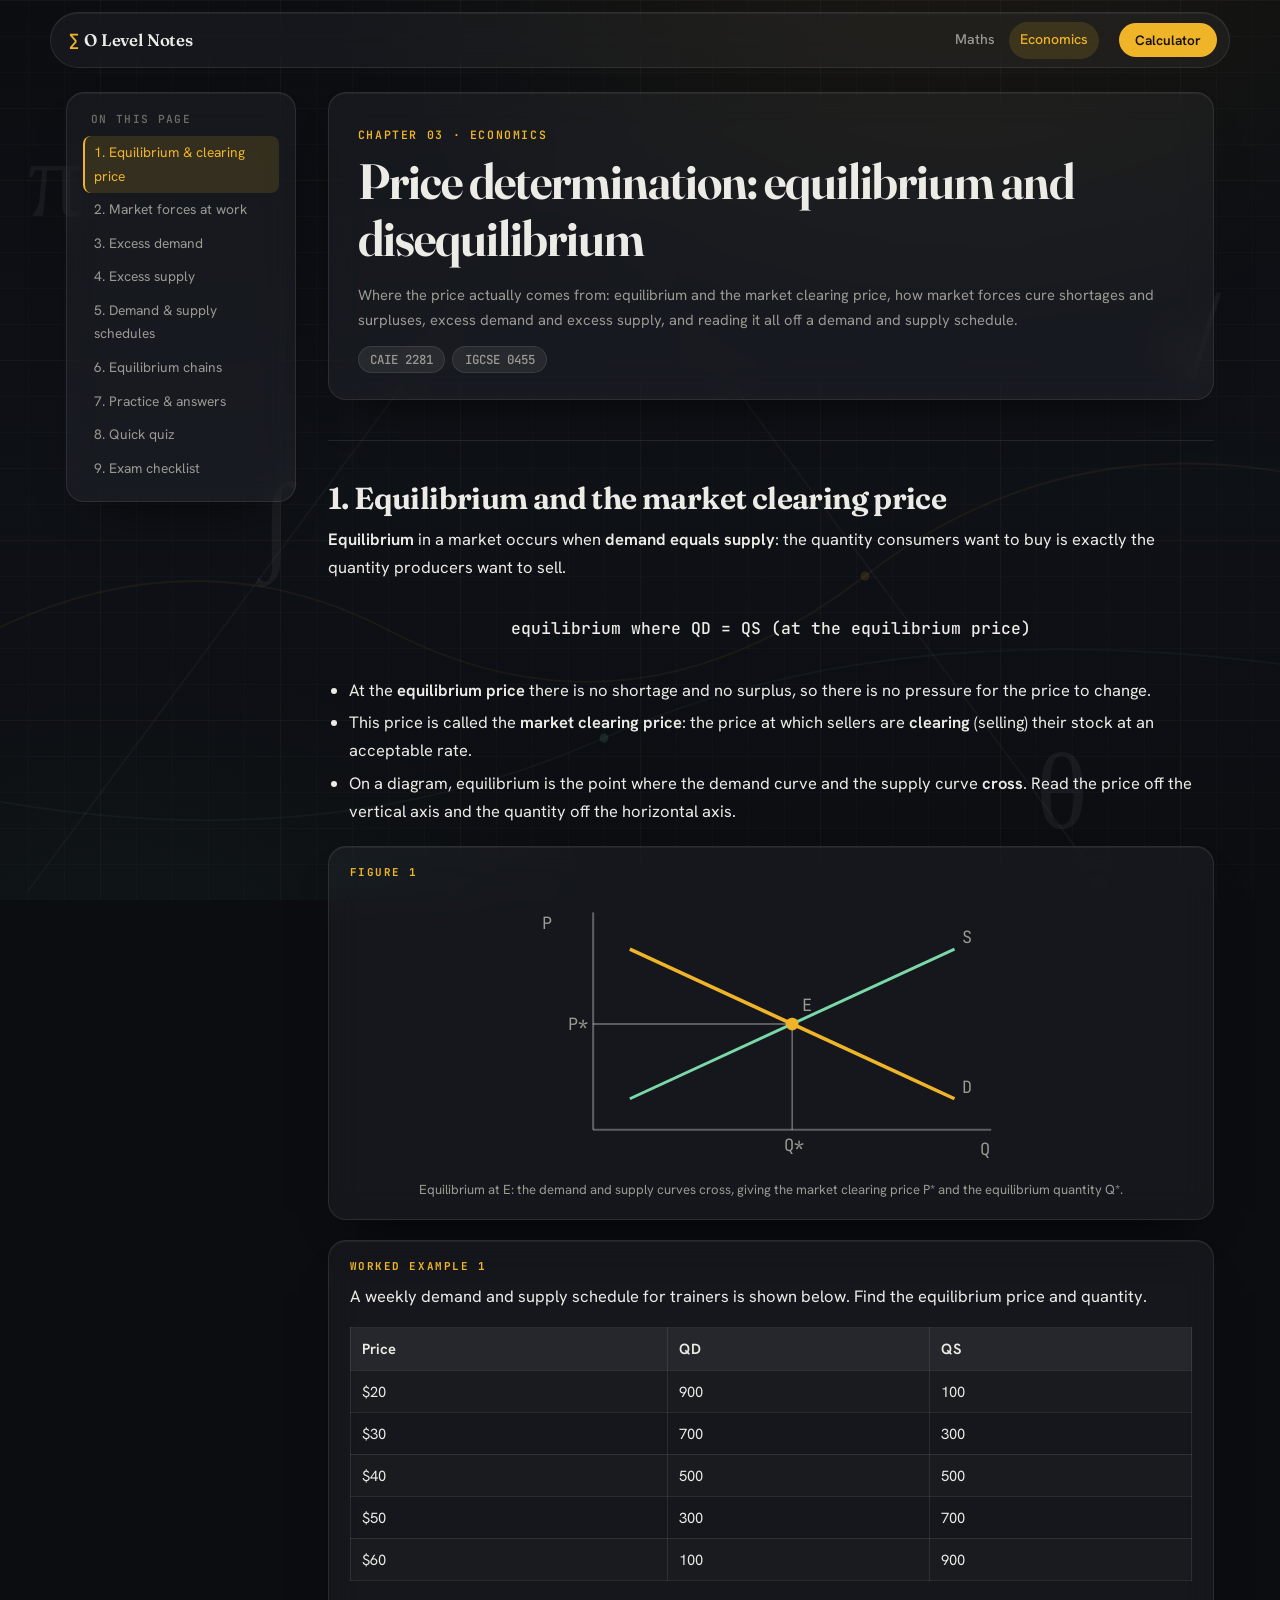
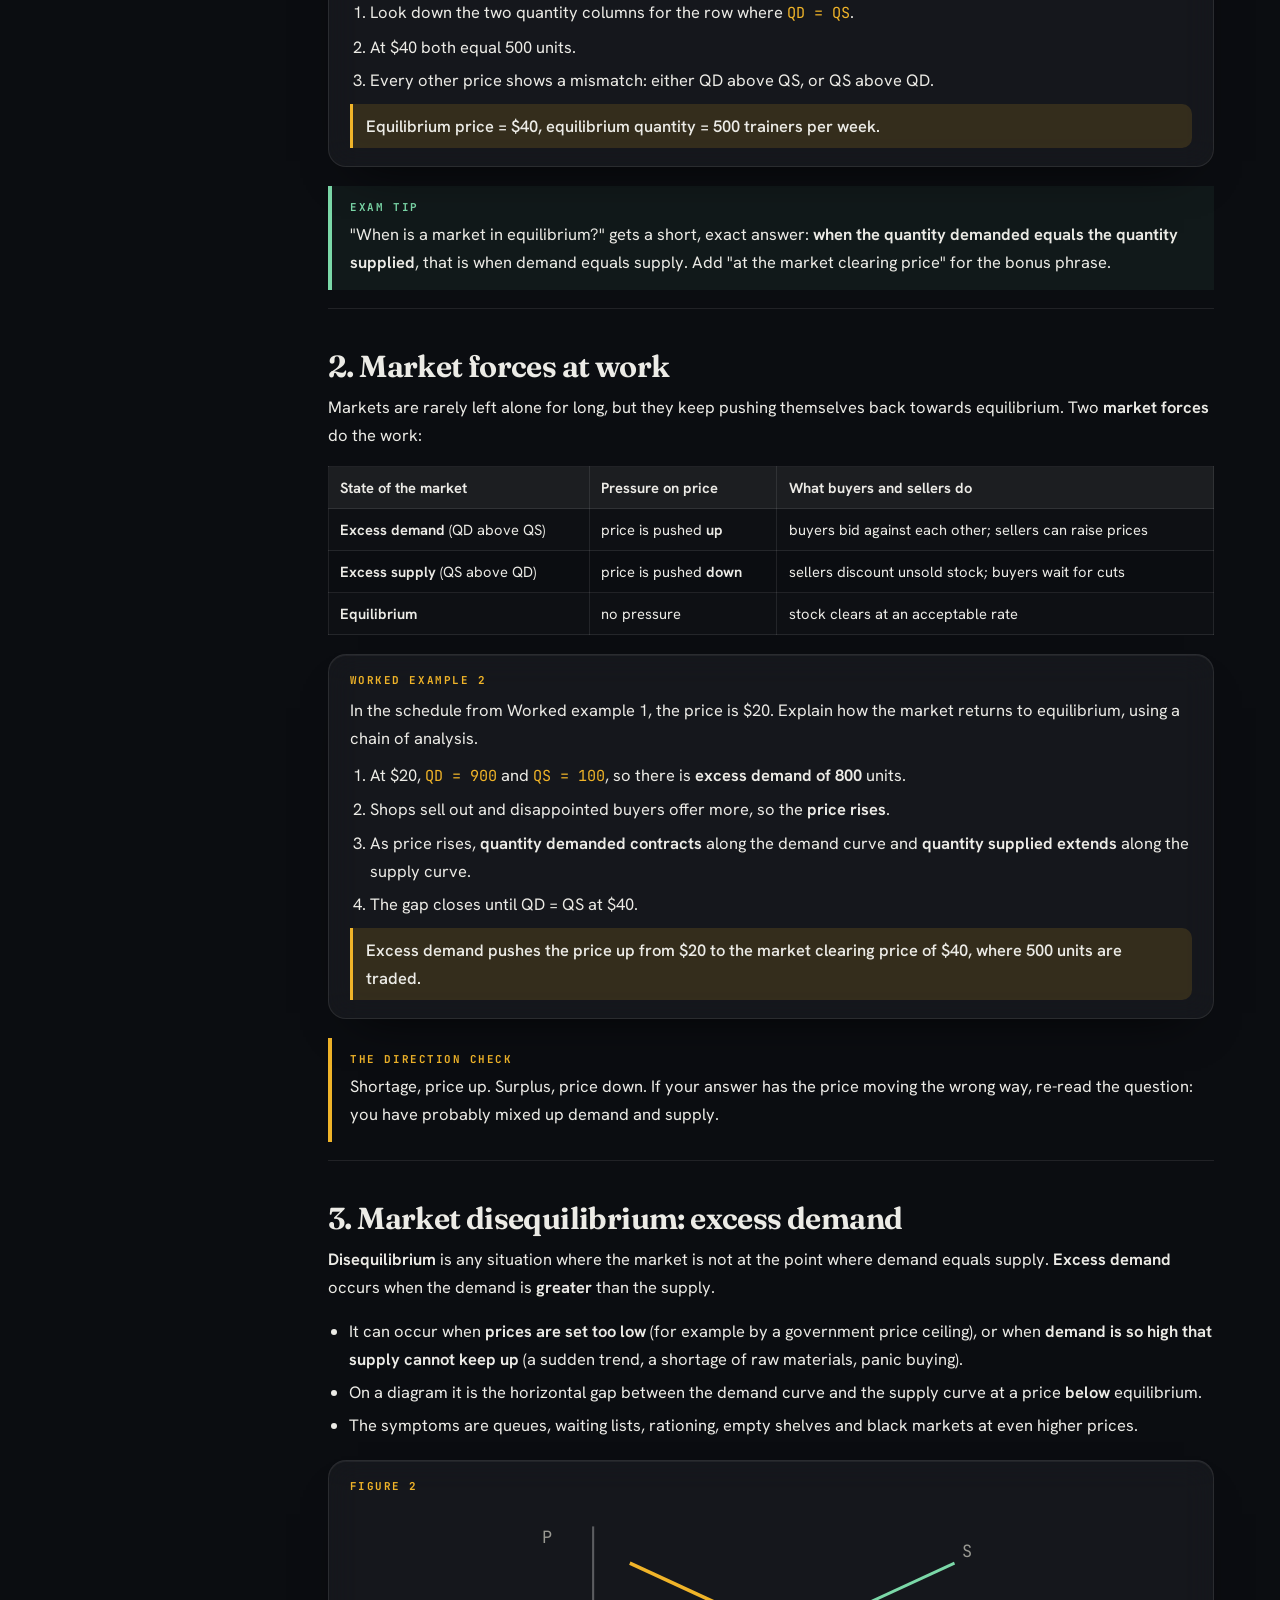
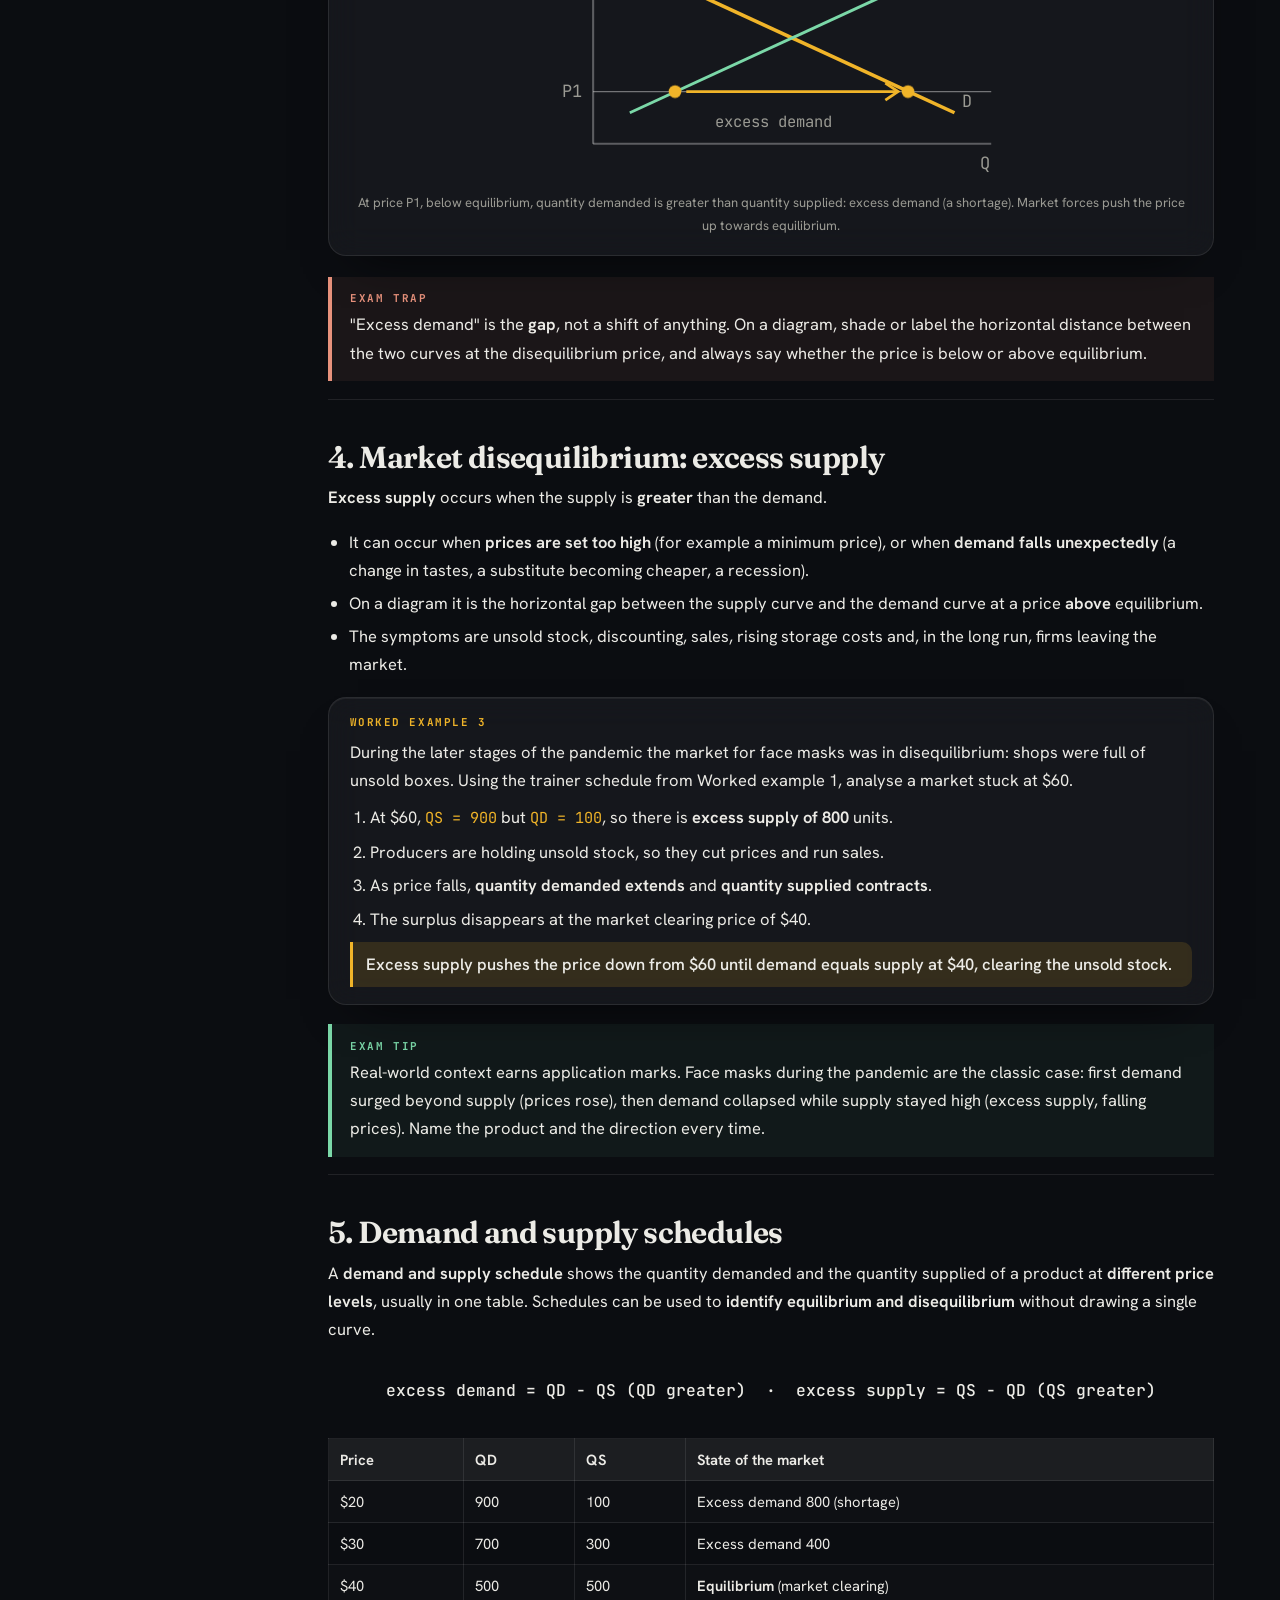
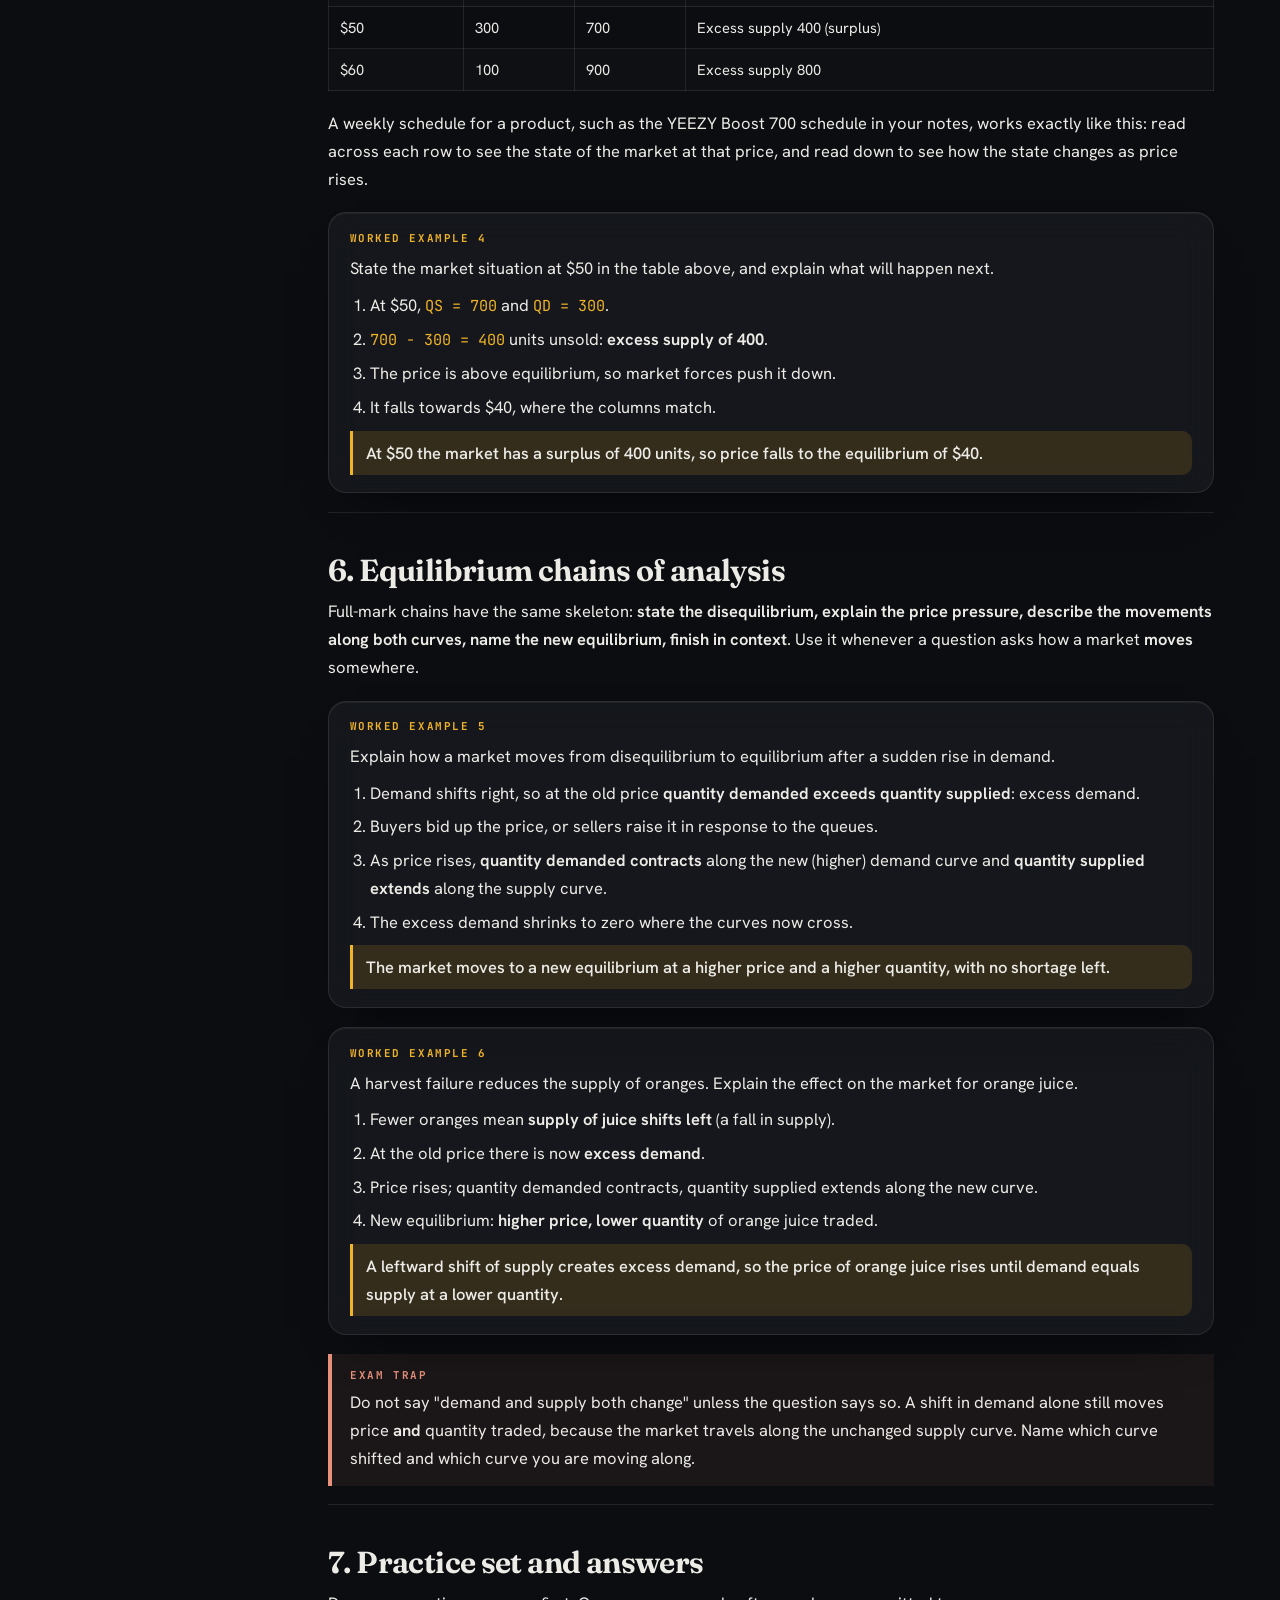
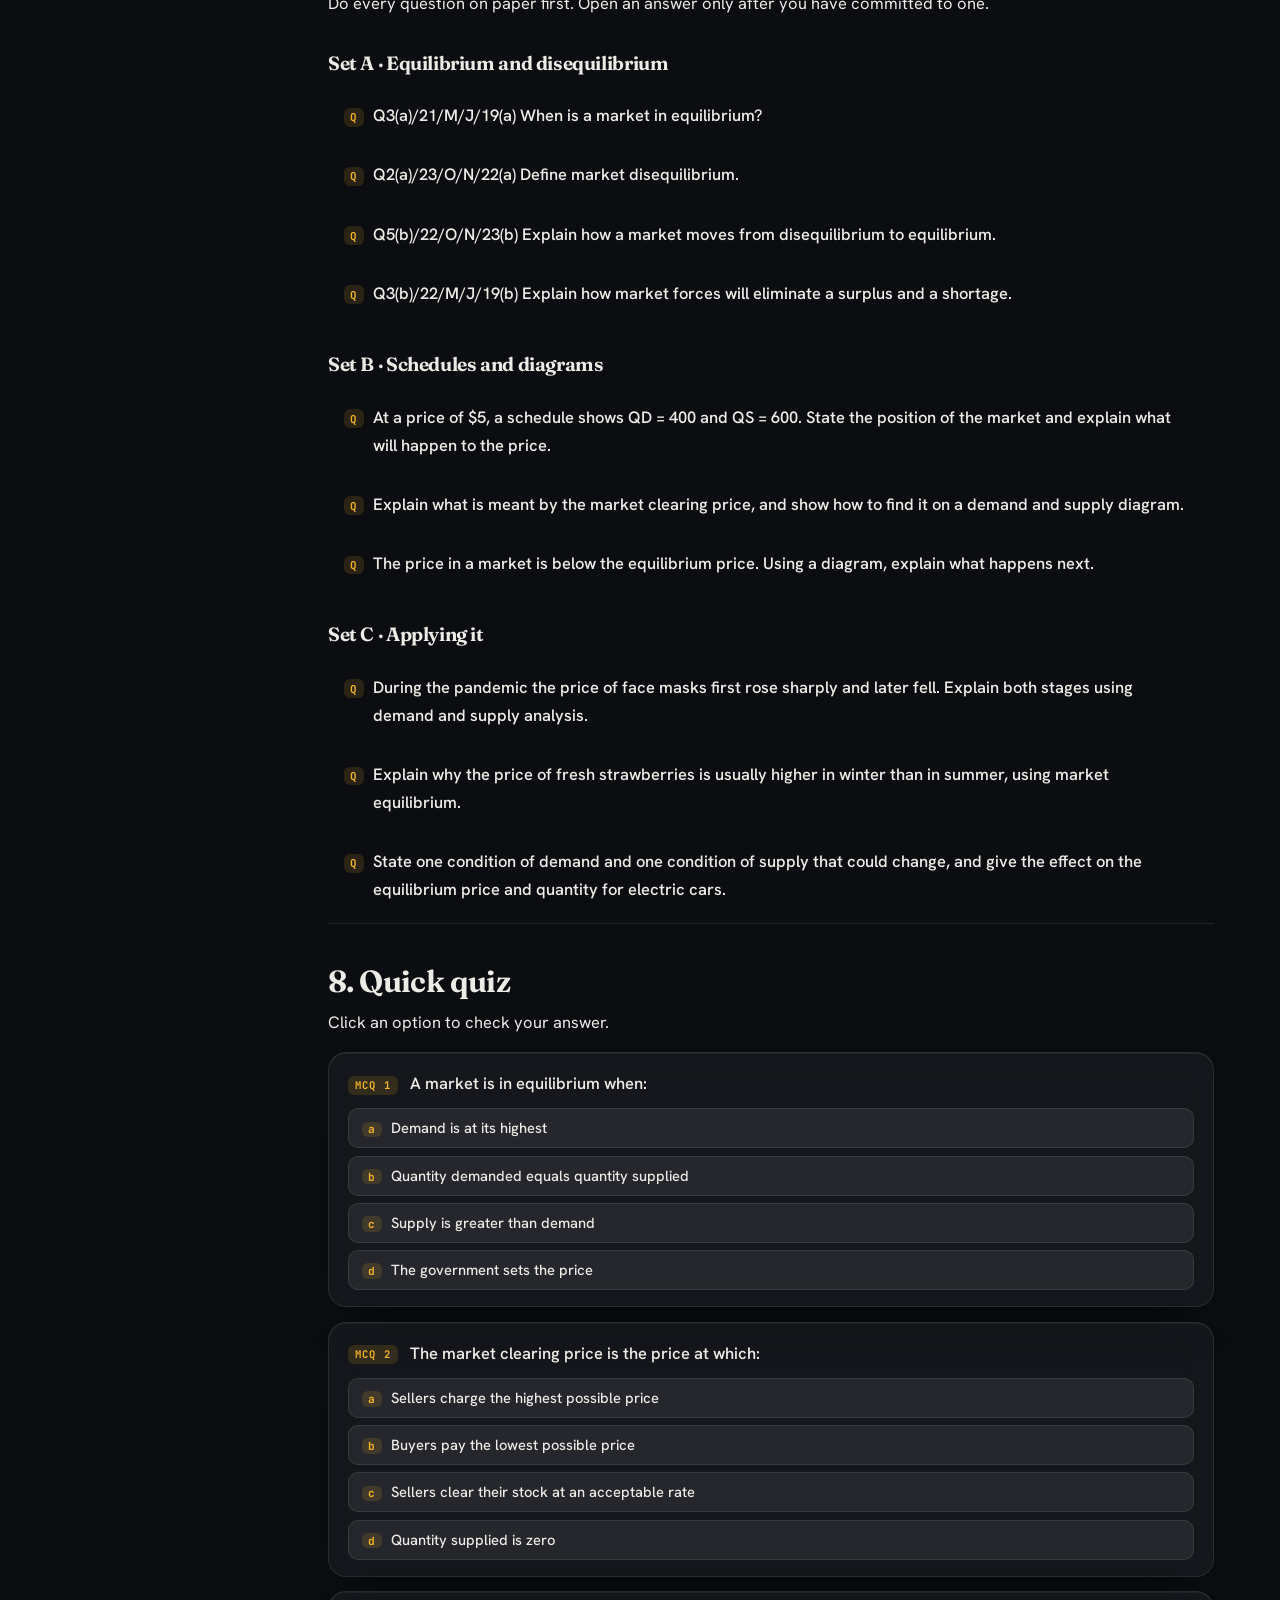
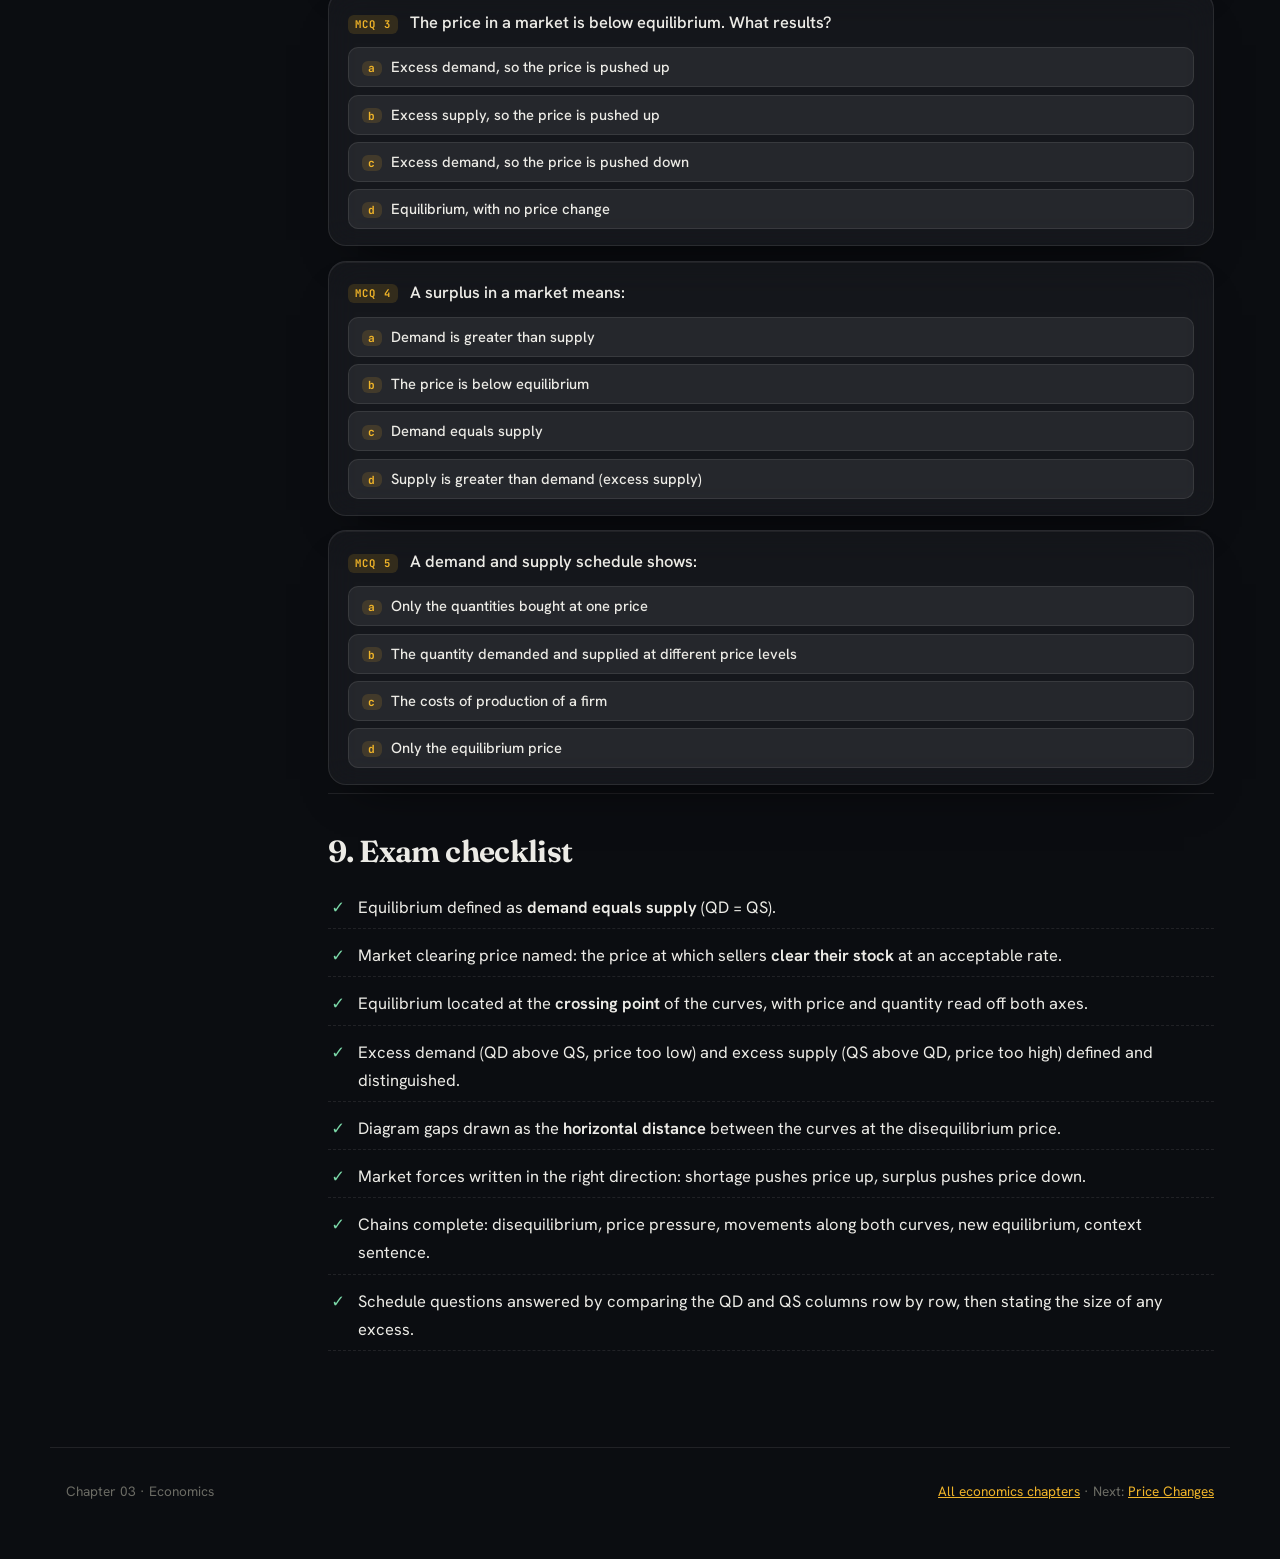
<file: economics-price-determination.html>
<!DOCTYPE html>
<html lang="en">
<head>
<meta charset="UTF-8">
<meta name="viewport" content="width=device-width, initial-scale=1.0">
<title>Price Determination · Economics Notes</title>
<meta name="description" content="O Level economics price determination notes: market equilibrium, the market clearing price, excess demand and excess supply, demand and supply schedules, with past-paper questions.">
<link rel="preconnect" href="https://fonts.googleapis.com">
<link rel="preconnect" href="https://fonts.gstatic.com" crossorigin>
<link href="https://fonts.googleapis.com/css2?family=Fraunces:opsz,wght@9..144,500;9..144,650;9..144,750&family=Hanken+Grotesk:wght@400;500;600;700&family=JetBrains+Mono:wght@400;500;700&display=swap" rel="stylesheet">
<link rel="stylesheet" href="css/site.css?v=2">
</head>
<body>

<header class="nav glass">
  <a class="brand" href="index.html"><span class="mark">∑</span><span class="word">O Level Notes</span></a>
  <nav class="nav-links">
    <a href="maths.html">Maths</a>
    <a href="economics.html" aria-current="page">Economics</a>
  </nav>
  <button class="nav-calc" data-calc-open>Calculator</button>
</header>

<div class="page">
<aside class="toc glass" aria-label="Chapter contents">
  <div class="toc-title">On this page</div>
  <a href="#equilibrium">1. Equilibrium &amp; clearing price</a>
  <a href="#forces">2. Market forces at work</a>
  <a href="#excess-demand">3. Excess demand</a>
  <a href="#excess-supply">4. Excess supply</a>
  <a href="#schedules">5. Demand &amp; supply schedules</a>
  <a href="#chains">6. Equilibrium chains</a>
  <a href="#practice">7. Practice &amp; answers</a>
  <a href="#quiz">8. Quick quiz</a>
  <a href="#checklist">9. Exam checklist</a>
</aside>

<main class="chapter">
  <div class="chapter-hero glass" data-reveal>
    <span class="eyebrow">Chapter 03 · Economics</span>
    <h1>Price determination: equilibrium and disequilibrium</h1>
    <p class="meta">Where the price actually comes from: equilibrium and the market clearing price, how market forces cure shortages and surpluses, excess demand and excess supply, and reading it all off a demand and supply schedule.</p>
    <div class="chips">
      <span class="chip">CAIE 2281</span>
      <span class="chip">IGCSE 0455</span>
    </div>
  </div>

  <section id="equilibrium" data-reveal>
    <h2>1. Equilibrium and the market clearing price</h2>
    <p><strong>Equilibrium</strong> in a market occurs when <strong>demand equals supply</strong>: the quantity consumers want to buy is exactly the quantity producers want to sell.</p>
    <div class="formula"><code>equilibrium where QD = QS (at the equilibrium price)</code></div>
    <ul>
      <li>At the <strong>equilibrium price</strong> there is no shortage and no surplus, so there is no pressure for the price to change.</li>
      <li>This price is called the <strong>market clearing price</strong>: the price at which sellers are <strong>clearing</strong> (selling) their stock at an acceptable rate.</li>
      <li>On a diagram, equilibrium is the point where the demand curve and the supply curve <strong>cross</strong>. Read the price off the vertical axis and the quantity off the horizontal axis.</li>
    </ul>
    <figure class="fig glass" data-reveal>
      <span class="label">Figure 1</span>
      <svg viewBox="0 0 340 200" class="draw" fill="none" aria-hidden="true">
        <line class="stroke" x1="44" y1="172" x2="326" y2="172" stroke="#ffffff" stroke-opacity="0.3" stroke-width="1.5"/>
        <line class="stroke d1" x1="44" y1="172" x2="44" y2="18" stroke="#ffffff" stroke-opacity="0.3" stroke-width="1.5"/>
        <line class="stroke d2" x1="70" y1="44" x2="300" y2="150" stroke="#f0b429" stroke-width="2.5"/>
        <line class="stroke d3" x1="70" y1="150" x2="300" y2="44" stroke="#7bd8a8" stroke-width="2"/>
        <line class="stroke d3" x1="44" y1="97" x2="185" y2="97" stroke="#ffffff" stroke-opacity="0.4" stroke-dasharray="4 5"/>
        <line class="stroke d3" x1="185" y1="97" x2="185" y2="172" stroke="#ffffff" stroke-opacity="0.4" stroke-dasharray="4 5"/>
        <circle class="dot-pop p3" cx="185" cy="97" r="4.5" fill="#f0b429"/>
        <text x="26" y="101" fill="#9a9a93" font-size="12">P*</text>
        <text x="179" y="187" fill="#9a9a93" font-size="12">Q*</text>
        <text x="192" y="88" fill="#9a9a93" font-size="12">E</text>
        <text x="305" y="146" fill="#9a9a93" font-size="12">D</text>
        <text x="305" y="40" fill="#9a9a93" font-size="12">S</text>
        <text x="8" y="30" fill="#9a9a93" font-size="12">P</text>
        <text x="318" y="190" fill="#9a9a93" font-size="12">Q</text>
      </svg>
      <figcaption>Equilibrium at E: the demand and supply curves cross, giving the market clearing price P* and the equilibrium quantity Q*.</figcaption>
    </figure>
    <div class="example glass">
      <span class="label">Worked example 1</span>
      <p>A weekly demand and supply schedule for trainers is shown below. Find the equilibrium price and quantity.</p>
      <table>
        <tr><th>Price</th><th>QD</th><th>QS</th></tr>
        <tr><td>$20</td><td>900</td><td>100</td></tr>
        <tr><td>$30</td><td>700</td><td>300</td></tr>
        <tr><td>$40</td><td>500</td><td>500</td></tr>
        <tr><td>$50</td><td>300</td><td>700</td></tr>
        <tr><td>$60</td><td>100</td><td>900</td></tr>
      </table>
      <ol class="steps">
        <li>Look down the two quantity columns for the row where <span class="m">QD = QS</span>.</li>
        <li>At $40 both equal 500 units.</li>
        <li>Every other price shows a mismatch: either QD above QS, or QS above QD.</li>
      </ol>
      <p class="answer">Equilibrium price = $40, equilibrium quantity = 500 trainers per week.</p>
    </div>
    <div class="box good"><span class="label">Exam tip</span>"When is a market in equilibrium?" gets a short, exact answer: <strong>when the quantity demanded equals the quantity supplied</strong>, that is when demand equals supply. Add "at the market clearing price" for the bonus phrase.</div>
  </section>

  <section id="forces" data-reveal>
    <h2>2. Market forces at work</h2>
    <p>Markets are rarely left alone for long, but they keep pushing themselves back towards equilibrium. Two <strong>market forces</strong> do the work:</p>
    <table>
      <tr><th>State of the market</th><th>Pressure on price</th><th>What buyers and sellers do</th></tr>
      <tr><td><strong>Excess demand</strong> (QD above QS)</td><td>price is pushed <strong>up</strong></td><td>buyers bid against each other; sellers can raise prices</td></tr>
      <tr><td><strong>Excess supply</strong> (QS above QD)</td><td>price is pushed <strong>down</strong></td><td>sellers discount unsold stock; buyers wait for cuts</td></tr>
      <tr><td><strong>Equilibrium</strong></td><td>no pressure</td><td>stock clears at an acceptable rate</td></tr>
    </table>
    <div class="example glass">
      <span class="label">Worked example 2</span>
      <p>In the schedule from Worked example 1, the price is $20. Explain how the market returns to equilibrium, using a chain of analysis.</p>
      <ol class="steps">
        <li>At $20, <span class="m">QD = 900</span> and <span class="m">QS = 100</span>, so there is <strong>excess demand of 800</strong> units.</li>
        <li>Shops sell out and disappointed buyers offer more, so the <strong>price rises</strong>.</li>
        <li>As price rises, <strong>quantity demanded contracts</strong> along the demand curve and <strong>quantity supplied extends</strong> along the supply curve.</li>
        <li>The gap closes until QD = QS at $40.</li>
      </ol>
      <p class="answer">Excess demand pushes the price up from $20 to the market clearing price of $40, where 500 units are traded.</p>
    </div>
    <div class="box"><span class="label">The direction check</span>Shortage, price up. Surplus, price down. If your answer has the price moving the wrong way, re-read the question: you have probably mixed up demand and supply.</div>
  </section>

  <section id="excess-demand" data-reveal>
    <h2>3. Market disequilibrium: excess demand</h2>
    <p><strong>Disequilibrium</strong> is any situation where the market is not at the point where demand equals supply. <strong>Excess demand</strong> occurs when the demand is <strong>greater</strong> than the supply.</p>
    <ul>
      <li>It can occur when <strong>prices are set too low</strong> (for example by a government price ceiling), or when <strong>demand is so high that supply cannot keep up</strong> (a sudden trend, a shortage of raw materials, panic buying).</li>
      <li>On a diagram it is the horizontal gap between the demand curve and the supply curve at a price <strong>below</strong> equilibrium.</li>
      <li>The symptoms are queues, waiting lists, rationing, empty shelves and black markets at even higher prices.</li>
    </ul>
    <figure class="fig glass" data-reveal>
      <span class="label">Figure 2</span>
      <svg viewBox="0 0 340 200" class="draw" fill="none" aria-hidden="true">
        <line class="stroke" x1="44" y1="172" x2="326" y2="172" stroke="#ffffff" stroke-opacity="0.3" stroke-width="1.5"/>
        <line class="stroke d1" x1="44" y1="172" x2="44" y2="18" stroke="#ffffff" stroke-opacity="0.3" stroke-width="1.5"/>
        <line class="stroke d2" x1="70" y1="44" x2="300" y2="150" stroke="#f0b429" stroke-width="2.5"/>
        <line class="stroke d3" x1="70" y1="150" x2="300" y2="44" stroke="#7bd8a8" stroke-width="2"/>
        <line class="stroke d3" x1="44" y1="135" x2="326" y2="135" stroke="#ffffff" stroke-opacity="0.4" stroke-dasharray="4 5"/>
        <line class="stroke d3" x1="110" y1="135" x2="259" y2="135" stroke="#f0b429" stroke-width="2"/>
        <polyline class="stroke d3" points="251,129 260,135 251,141" stroke="#f0b429" stroke-width="2"/>
        <circle class="dot-pop p1" cx="102" cy="135" r="4.5" fill="#f0b429"/>
        <circle class="dot-pop p2" cx="267" cy="135" r="4.5" fill="#f0b429"/>
        <text x="22" y="139" fill="#9a9a93" font-size="12">P1</text>
        <text x="130" y="160" fill="#9a9a93" font-size="11">excess demand</text>
        <text x="305" y="146" fill="#9a9a93" font-size="12">D</text>
        <text x="305" y="40" fill="#9a9a93" font-size="12">S</text>
        <text x="8" y="30" fill="#9a9a93" font-size="12">P</text>
        <text x="318" y="190" fill="#9a9a93" font-size="12">Q</text>
      </svg>
      <figcaption>At price P1, below equilibrium, quantity demanded is greater than quantity supplied: excess demand (a shortage). Market forces push the price up towards equilibrium.</figcaption>
    </figure>
    <div class="box warn"><span class="label">Exam trap</span>"Excess demand" is the <strong>gap</strong>, not a shift of anything. On a diagram, shade or label the horizontal distance between the two curves at the disequilibrium price, and always say whether the price is below or above equilibrium.</div>
  </section>

  <section id="excess-supply" data-reveal>
    <h2>4. Market disequilibrium: excess supply</h2>
    <p><strong>Excess supply</strong> occurs when the supply is <strong>greater</strong> than the demand.</p>
    <ul>
      <li>It can occur when <strong>prices are set too high</strong> (for example a minimum price), or when <strong>demand falls unexpectedly</strong> (a change in tastes, a substitute becoming cheaper, a recession).</li>
      <li>On a diagram it is the horizontal gap between the supply curve and the demand curve at a price <strong>above</strong> equilibrium.</li>
      <li>The symptoms are unsold stock, discounting, sales, rising storage costs and, in the long run, firms leaving the market.</li>
    </ul>
    <div class="example glass">
      <span class="label">Worked example 3</span>
      <p>During the later stages of the pandemic the market for face masks was in disequilibrium: shops were full of unsold boxes. Using the trainer schedule from Worked example 1, analyse a market stuck at $60.</p>
      <ol class="steps">
        <li>At $60, <span class="m">QS = 900</span> but <span class="m">QD = 100</span>, so there is <strong>excess supply of 800</strong> units.</li>
        <li>Producers are holding unsold stock, so they cut prices and run sales.</li>
        <li>As price falls, <strong>quantity demanded extends</strong> and <strong>quantity supplied contracts</strong>.</li>
        <li>The surplus disappears at the market clearing price of $40.</li>
      </ol>
      <p class="answer">Excess supply pushes the price down from $60 until demand equals supply at $40, clearing the unsold stock.</p>
    </div>
    <div class="box good"><span class="label">Exam tip</span>Real-world context earns application marks. Face masks during the pandemic are the classic case: first demand surged beyond supply (prices rose), then demand collapsed while supply stayed high (excess supply, falling prices). Name the product and the direction every time.</div>
  </section>

  <section id="schedules" data-reveal>
    <h2>5. Demand and supply schedules</h2>
    <p>A <strong>demand and supply schedule</strong> shows the quantity demanded and the quantity supplied of a product at <strong>different price levels</strong>, usually in one table. Schedules can be used to <strong>identify equilibrium and disequilibrium</strong> without drawing a single curve.</p>
    <div class="formula"><code>excess demand = QD − QS (QD greater) &nbsp;·&nbsp; excess supply = QS − QD (QS greater)</code></div>
    <table>
      <tr><th>Price</th><th>QD</th><th>QS</th><th>State of the market</th></tr>
      <tr><td>$20</td><td>900</td><td>100</td><td>Excess demand 800 (shortage)</td></tr>
      <tr><td>$30</td><td>700</td><td>300</td><td>Excess demand 400</td></tr>
      <tr><td>$40</td><td>500</td><td>500</td><td><strong>Equilibrium</strong> (market clearing)</td></tr>
      <tr><td>$50</td><td>300</td><td>700</td><td>Excess supply 400 (surplus)</td></tr>
      <tr><td>$60</td><td>100</td><td>900</td><td>Excess supply 800</td></tr>
    </table>
    <p>A weekly schedule for a product, such as the YEEZY Boost 700 schedule in your notes, works exactly like this: read across each row to see the state of the market at that price, and read down to see how the state changes as price rises.</p>
    <div class="example glass">
      <span class="label">Worked example 4</span>
      <p>State the market situation at $50 in the table above, and explain what will happen next.</p>
      <ol class="steps">
        <li>At $50, <span class="m">QS = 700</span> and <span class="m">QD = 300</span>.</li>
        <li><span class="m">700 − 300 = 400</span> units unsold: <strong>excess supply of 400</strong>.</li>
        <li>The price is above equilibrium, so market forces push it down.</li>
        <li>It falls towards $40, where the columns match.</li>
      </ol>
      <p class="answer">At $50 the market has a surplus of 400 units, so price falls to the equilibrium of $40.</p>
    </div>
  </section>

  <section id="chains" data-reveal>
    <h2>6. Equilibrium chains of analysis</h2>
    <p>Full-mark chains have the same skeleton: <strong>state the disequilibrium, explain the price pressure, describe the movements along both curves, name the new equilibrium, finish in context</strong>. Use it whenever a question asks how a market <strong>moves</strong> somewhere.</p>
    <div class="example glass">
      <span class="label">Worked example 5</span>
      <p>Explain how a market moves from disequilibrium to equilibrium after a sudden rise in demand.</p>
      <ol class="steps">
        <li>Demand shifts right, so at the old price <strong>quantity demanded exceeds quantity supplied</strong>: excess demand.</li>
        <li>Buyers bid up the price, or sellers raise it in response to the queues.</li>
        <li>As price rises, <strong>quantity demanded contracts</strong> along the new (higher) demand curve and <strong>quantity supplied extends</strong> along the supply curve.</li>
        <li>The excess demand shrinks to zero where the curves now cross.</li>
      </ol>
      <p class="answer">The market moves to a new equilibrium at a higher price and a higher quantity, with no shortage left.</p>
    </div>
    <div class="example glass">
      <span class="label">Worked example 6</span>
      <p>A harvest failure reduces the supply of oranges. Explain the effect on the market for orange juice.</p>
      <ol class="steps">
        <li>Fewer oranges mean <strong>supply of juice shifts left</strong> (a fall in supply).</li>
        <li>At the old price there is now <strong>excess demand</strong>.</li>
        <li>Price rises; quantity demanded contracts, quantity supplied extends along the new curve.</li>
        <li>New equilibrium: <strong>higher price, lower quantity</strong> of orange juice traded.</li>
      </ol>
      <p class="answer">A leftward shift of supply creates excess demand, so the price of orange juice rises until demand equals supply at a lower quantity.</p>
    </div>
    <div class="box warn"><span class="label">Exam trap</span>Do not say "demand and supply both change" unless the question says so. A shift in demand alone still moves price <strong>and</strong> quantity traded, because the market travels along the unchanged supply curve. Name which curve shifted and which curve you are moving along.</div>
  </section>

  <section id="practice" data-reveal>
    <h2>7. Practice set and answers</h2>
    <p>Do every question on paper first. Open an answer only after you have committed to one.</p>

    <h3>Set A · Equilibrium and disequilibrium</h3>
    <div class="practice">
      <details class="q"><summary>Q3(a)/21/M/J/19(a) When is a market in equilibrium?</summary><div class="ans">A market is in equilibrium <strong>when demand equals supply</strong>, that is when the <strong>quantity demanded equals the quantity supplied</strong> at the market clearing price. At this price there is no shortage and no surplus, so there is no tendency for the price to change.</div></details>
      <details class="q"><summary>Q2(a)/23/O/N/22(a) Define market disequilibrium.</summary><div class="ans"><strong>Market disequilibrium</strong> is a situation in which the quantity demanded is <strong>not equal</strong> to the quantity supplied, so the market is either in <strong>excess demand</strong> (QD greater than QS) or in <strong>excess supply</strong> (QS greater than QD), and market forces are pushing the price towards equilibrium.</div></details>
      <details class="q"><summary>Q5(b)/22/O/N/23(b) Explain how a market moves from disequilibrium to equilibrium.</summary><div class="ans">In <strong>excess demand</strong>, buyers compete for the limited supply, so the price rises; as it rises, quantity demanded contracts and quantity supplied extends, closing the shortage. In <strong>excess supply</strong>, sellers discount the unsold stock, so the price falls; as it falls, quantity demanded extends and quantity supplied contracts, closing the surplus. In both cases the market moves back to the point where <strong>demand equals supply</strong>, the equilibrium (market clearing) price, and the excess disappears.</div></details>
      <details class="q"><summary>Q3(b)/22/M/J/19(b) Explain how market forces will eliminate a surplus and a shortage.</summary><div class="ans">A <strong>surplus</strong> (excess supply) means quantity supplied exceeds quantity demanded at the current price. Producers cut prices to sell the unsold stock: the price falls, quantity supplied contracts and quantity demanded extends, until the surplus is gone. A <strong>shortage</strong> (excess demand) means quantity demanded exceeds quantity supplied. Buyers bid up the price and sellers can charge more: the price rises, quantity demanded contracts and quantity supplied extends, until the shortage is gone. Both market forces return price to the level where demand equals supply.</div></details>
    </div>

    <h3>Set B · Schedules and diagrams</h3>
    <div class="practice">
      <details class="q"><summary>At a price of $5, a schedule shows QD = 400 and QS = 600. State the position of the market and explain what will happen to the price.</summary><div class="ans">Quantity supplied exceeds quantity demanded by 200 units, so the market is in <strong>excess supply of 200</strong> (a surplus). Producers will cut prices to clear the unsold stock, so the price falls; quantity demanded extends and quantity supplied contracts until QD = QS at the new, lower equilibrium price.</div></details>
      <details class="q"><summary>Explain what is meant by the market clearing price, and show how to find it on a demand and supply diagram.</summary><div class="ans">The <strong>market clearing price</strong> is the price at which sellers clear (sell) their stock at an acceptable rate, that is where <strong>quantity demanded equals quantity supplied</strong>. On a diagram it is found at the point where the <strong>demand and supply curves intersect</strong>, then read off the vertical (price) axis. The quantity at that point, read off the horizontal axis, is the equilibrium quantity.</div></details>
      <details class="q"><summary>The price in a market is below the equilibrium price. Using a diagram, explain what happens next.</summary><div class="ans">Below equilibrium, <strong>quantity demanded is greater than quantity supplied</strong>: there is excess demand, shown as the horizontal gap between the curves at that price (Figure 2). The shortage puts upward pressure on price. As the price rises, quantity demanded contracts along the demand curve and quantity supplied extends along the supply curve, until the gap closes at the equilibrium price and quantity.</div></details>
    </div>

    <h3>Set C · Applying it</h3>
    <div class="practice">
      <details class="q"><summary>During the pandemic the price of face masks first rose sharply and later fell. Explain both stages using demand and supply analysis.</summary><div class="ans"><strong>Stage 1:</strong> demand for masks shifted far right (health fears) while supply could not keep up, so at the old price there was <strong>excess demand</strong>; prices were bid up until the new, higher equilibrium. <strong>Stage 2:</strong> demand fell back as fears eased, while new producers and expanded capacity kept supply high, so at the going price there was now <strong>excess supply</strong>; sellers discounted unsold stock, the price fell, and the market settled at a lower equilibrium price and quantity.</div></details>
      <details class="q"><summary>Explain why the price of fresh strawberries is usually higher in winter than in summer, using market equilibrium.</summary><div class="ans">In winter the <strong>supply shifts left</strong> (fewer are in season, greenhouse production costs more), while demand stays similar. At the old price there is <strong>excess demand</strong>, so the price is pushed up to a new equilibrium at a higher price and lower quantity. In summer, good weather shifts supply right, creating temporary excess supply at the winter price, so the price falls to a lower equilibrium.</div></details>
      <details class="q"><summary>State one condition of demand and one condition of supply that could change, and give the effect on the equilibrium price and quantity for electric cars.</summary><div class="ans"><strong>Condition of demand:</strong> rising incomes (or successful advertising) shifts demand right, creating excess demand, so price and quantity both rise. <strong>Condition of supply:</strong> cheaper batteries (or a subsidy) shifts supply right, creating excess supply at the old price, so price falls while quantity rises. If both shifted right, quantity would rise for sure and the price effect would depend on which shift is larger.</div></details>
    </div>
  </section>

  <section id="quiz" data-reveal>
    <h2>8. Quick quiz</h2>
    <p>Click an option to check your answer.</p>
    <div class="mcq-set">
      <div class="mcq glass" data-answer="b">
        <p class="mcq-q"><span class="mcq-tag">MCQ 1</span> A market is in equilibrium when:</p>
        <div class="mcq-opts">
          <button type="button" data-opt="a">Demand is at its highest</button>
          <button type="button" data-opt="b">Quantity demanded equals quantity supplied</button>
          <button type="button" data-opt="c">Supply is greater than demand</button>
          <button type="button" data-opt="d">The government sets the price</button>
        </div>
        <p class="mcq-exp"><strong>Answer: B.</strong> Equilibrium is where demand equals supply, at the market clearing price.</p>
      </div>
      <div class="mcq glass" data-answer="c">
        <p class="mcq-q"><span class="mcq-tag">MCQ 2</span> The market clearing price is the price at which:</p>
        <div class="mcq-opts">
          <button type="button" data-opt="a">Sellers charge the highest possible price</button>
          <button type="button" data-opt="b">Buyers pay the lowest possible price</button>
          <button type="button" data-opt="c">Sellers clear their stock at an acceptable rate</button>
          <button type="button" data-opt="d">Quantity supplied is zero</button>
        </div>
        <p class="mcq-exp"><strong>Answer: C.</strong> At the market clearing price everything offered is sold, so there is no shortage or surplus.</p>
      </div>
      <div class="mcq glass" data-answer="a">
        <p class="mcq-q"><span class="mcq-tag">MCQ 3</span> The price in a market is below equilibrium. What results?</p>
        <div class="mcq-opts">
          <button type="button" data-opt="a">Excess demand, so the price is pushed up</button>
          <button type="button" data-opt="b">Excess supply, so the price is pushed up</button>
          <button type="button" data-opt="c">Excess demand, so the price is pushed down</button>
          <button type="button" data-opt="d">Equilibrium, with no price change</button>
        </div>
        <p class="mcq-exp"><strong>Answer: A.</strong> Below equilibrium, QD is greater than QS: a shortage, and buyers bid the price up.</p>
      </div>
      <div class="mcq glass" data-answer="d">
        <p class="mcq-q"><span class="mcq-tag">MCQ 4</span> A surplus in a market means:</p>
        <div class="mcq-opts">
          <button type="button" data-opt="a">Demand is greater than supply</button>
          <button type="button" data-opt="b">The price is below equilibrium</button>
          <button type="button" data-opt="c">Demand equals supply</button>
          <button type="button" data-opt="d">Supply is greater than demand (excess supply)</button>
        </div>
        <p class="mcq-exp"><strong>Answer: D.</strong> A surplus is excess supply, which occurs at a price above equilibrium and pushes the price down.</p>
      </div>
      <div class="mcq glass" data-answer="b">
        <p class="mcq-q"><span class="mcq-tag">MCQ 5</span> A demand and supply schedule shows:</p>
        <div class="mcq-opts">
          <button type="button" data-opt="a">Only the quantities bought at one price</button>
          <button type="button" data-opt="b">The quantity demanded and supplied at different price levels</button>
          <button type="button" data-opt="c">The costs of production of a firm</button>
          <button type="button" data-opt="d">Only the equilibrium price</button>
        </div>
        <p class="mcq-exp"><strong>Answer: B.</strong> The schedule lists QD and QS at each price, which is enough to spot both equilibrium and disequilibrium.</p>
      </div>
    </div>
  </section>

  <section id="checklist" data-reveal>
    <h2>9. Exam checklist</h2>
    <ul class="checklist">
      <li>Equilibrium defined as <strong>demand equals supply</strong> (QD = QS).</li>
      <li>Market clearing price named: the price at which sellers <strong>clear their stock</strong> at an acceptable rate.</li>
      <li>Equilibrium located at the <strong>crossing point</strong> of the curves, with price and quantity read off both axes.</li>
      <li>Excess demand (QD above QS, price too low) and excess supply (QS above QD, price too high) defined and distinguished.</li>
      <li>Diagram gaps drawn as the <strong>horizontal distance</strong> between the curves at the disequilibrium price.</li>
      <li>Market forces written in the right direction: shortage pushes price up, surplus pushes price down.</li>
      <li>Chains complete: disequilibrium, price pressure, movements along both curves, new equilibrium, context sentence.</li>
      <li>Schedule questions answered by comparing the QD and QS columns row by row, then stating the size of any excess.</li>
    </ul>
  </section>

</main>
</div>

<footer class="site-footer">
  <span>Chapter 03 · Economics</span>
  <span><a href="economics.html">All economics chapters</a> · Next: <a href="economics-price-changes.html">Price Changes</a></span>
</footer>

<script src="js/site.js"></script>
</body>
</html>
</file>
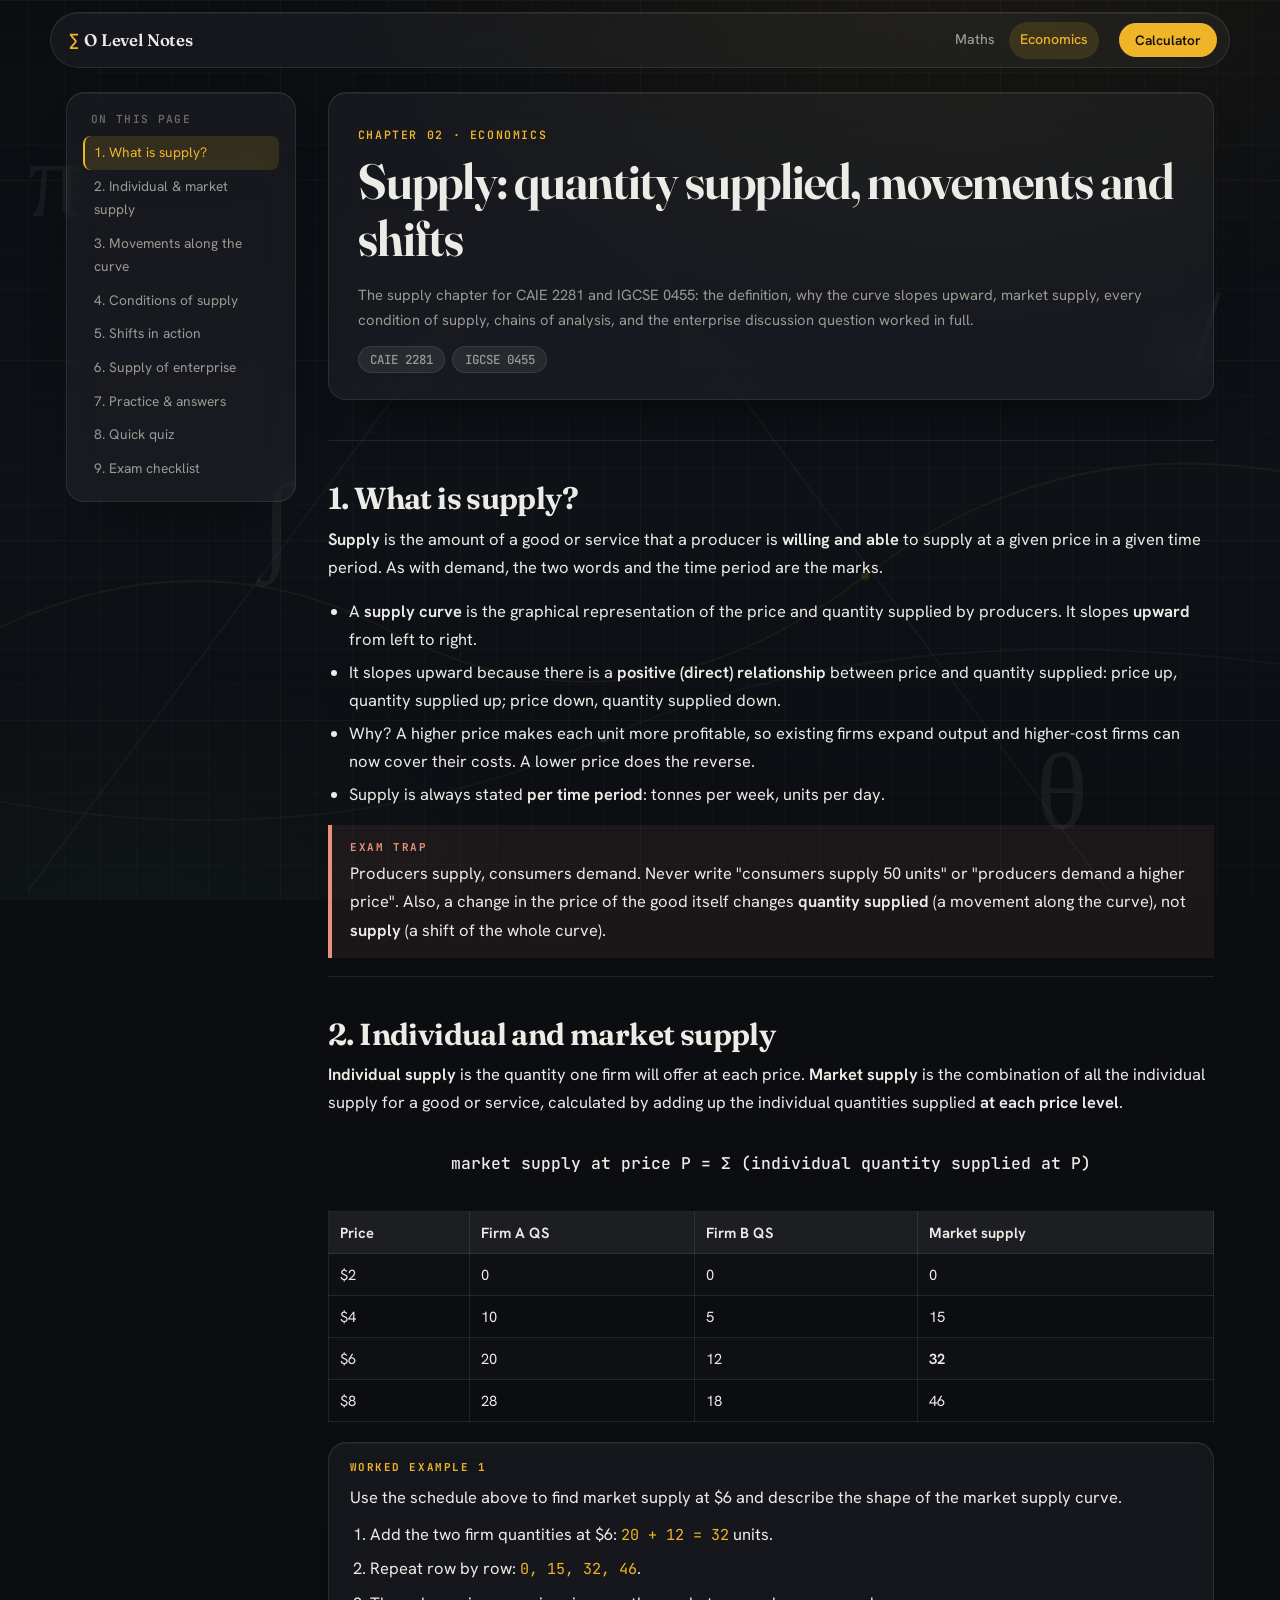
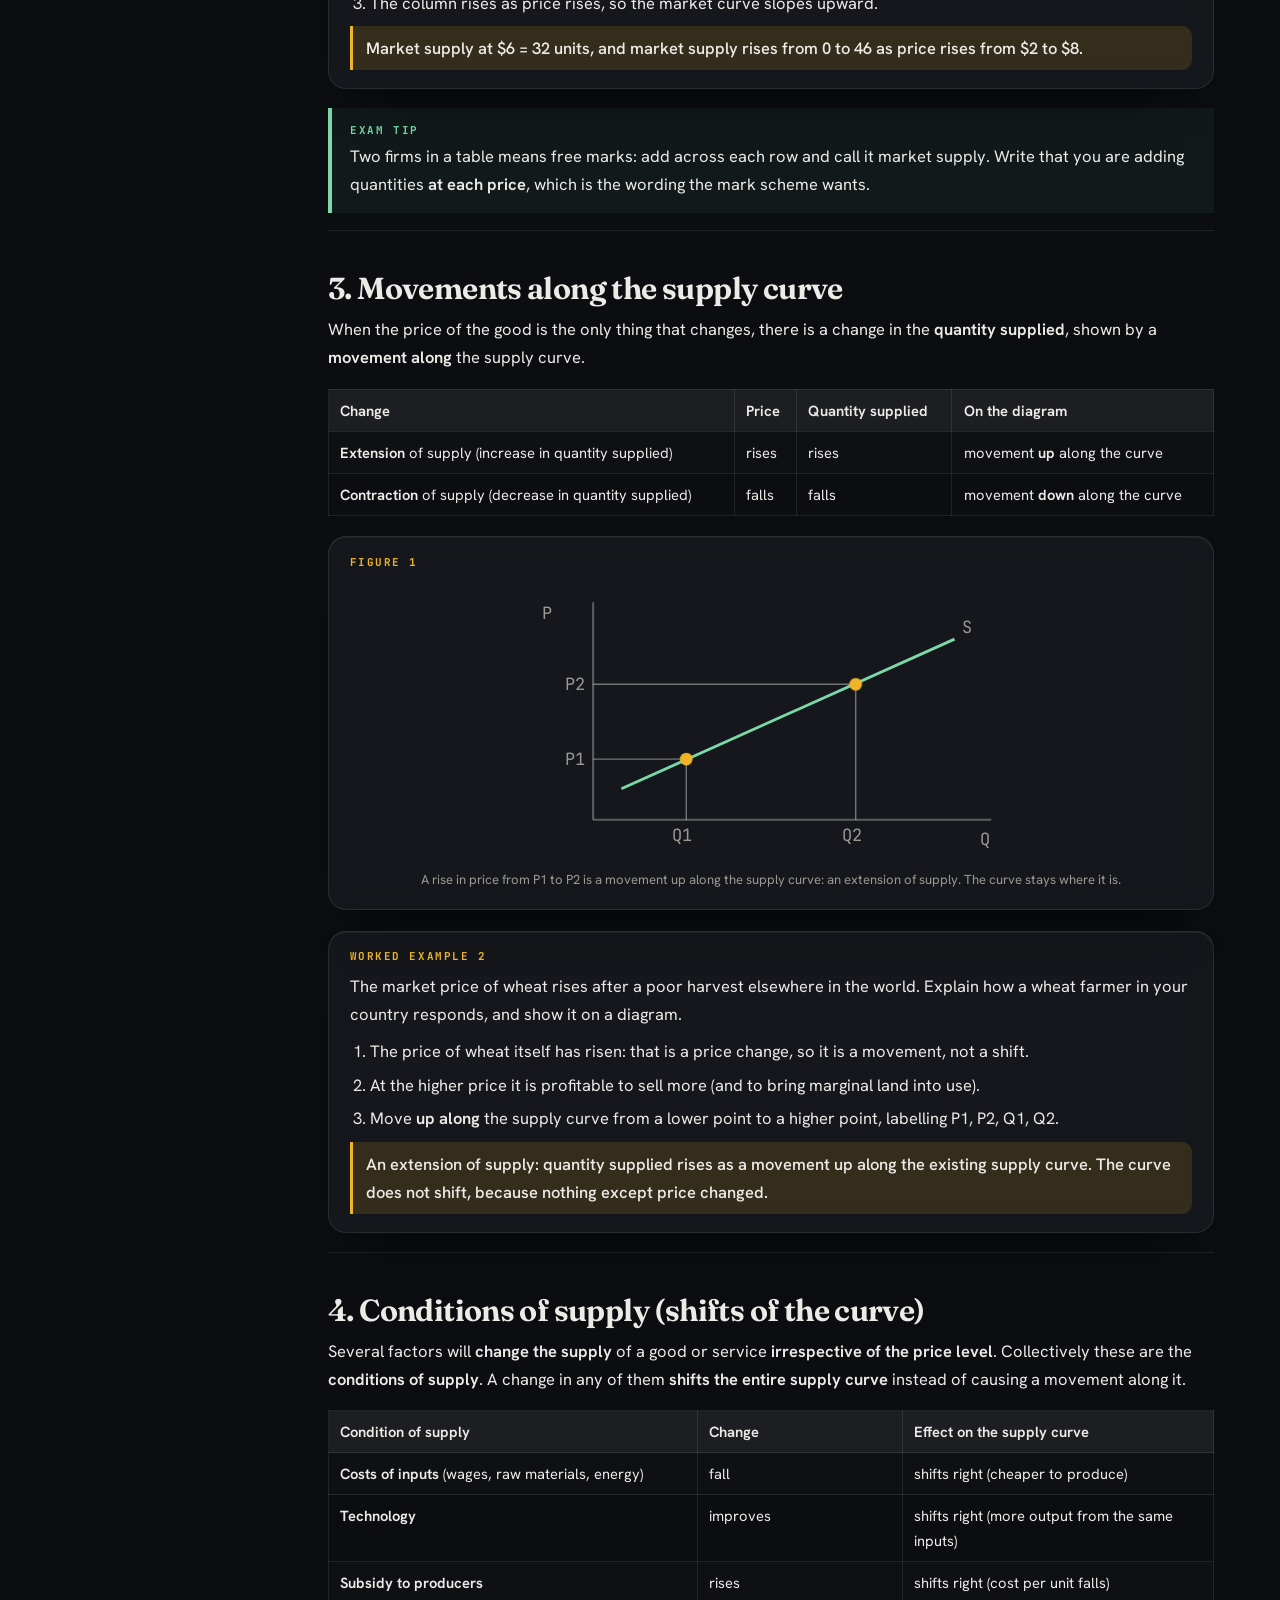
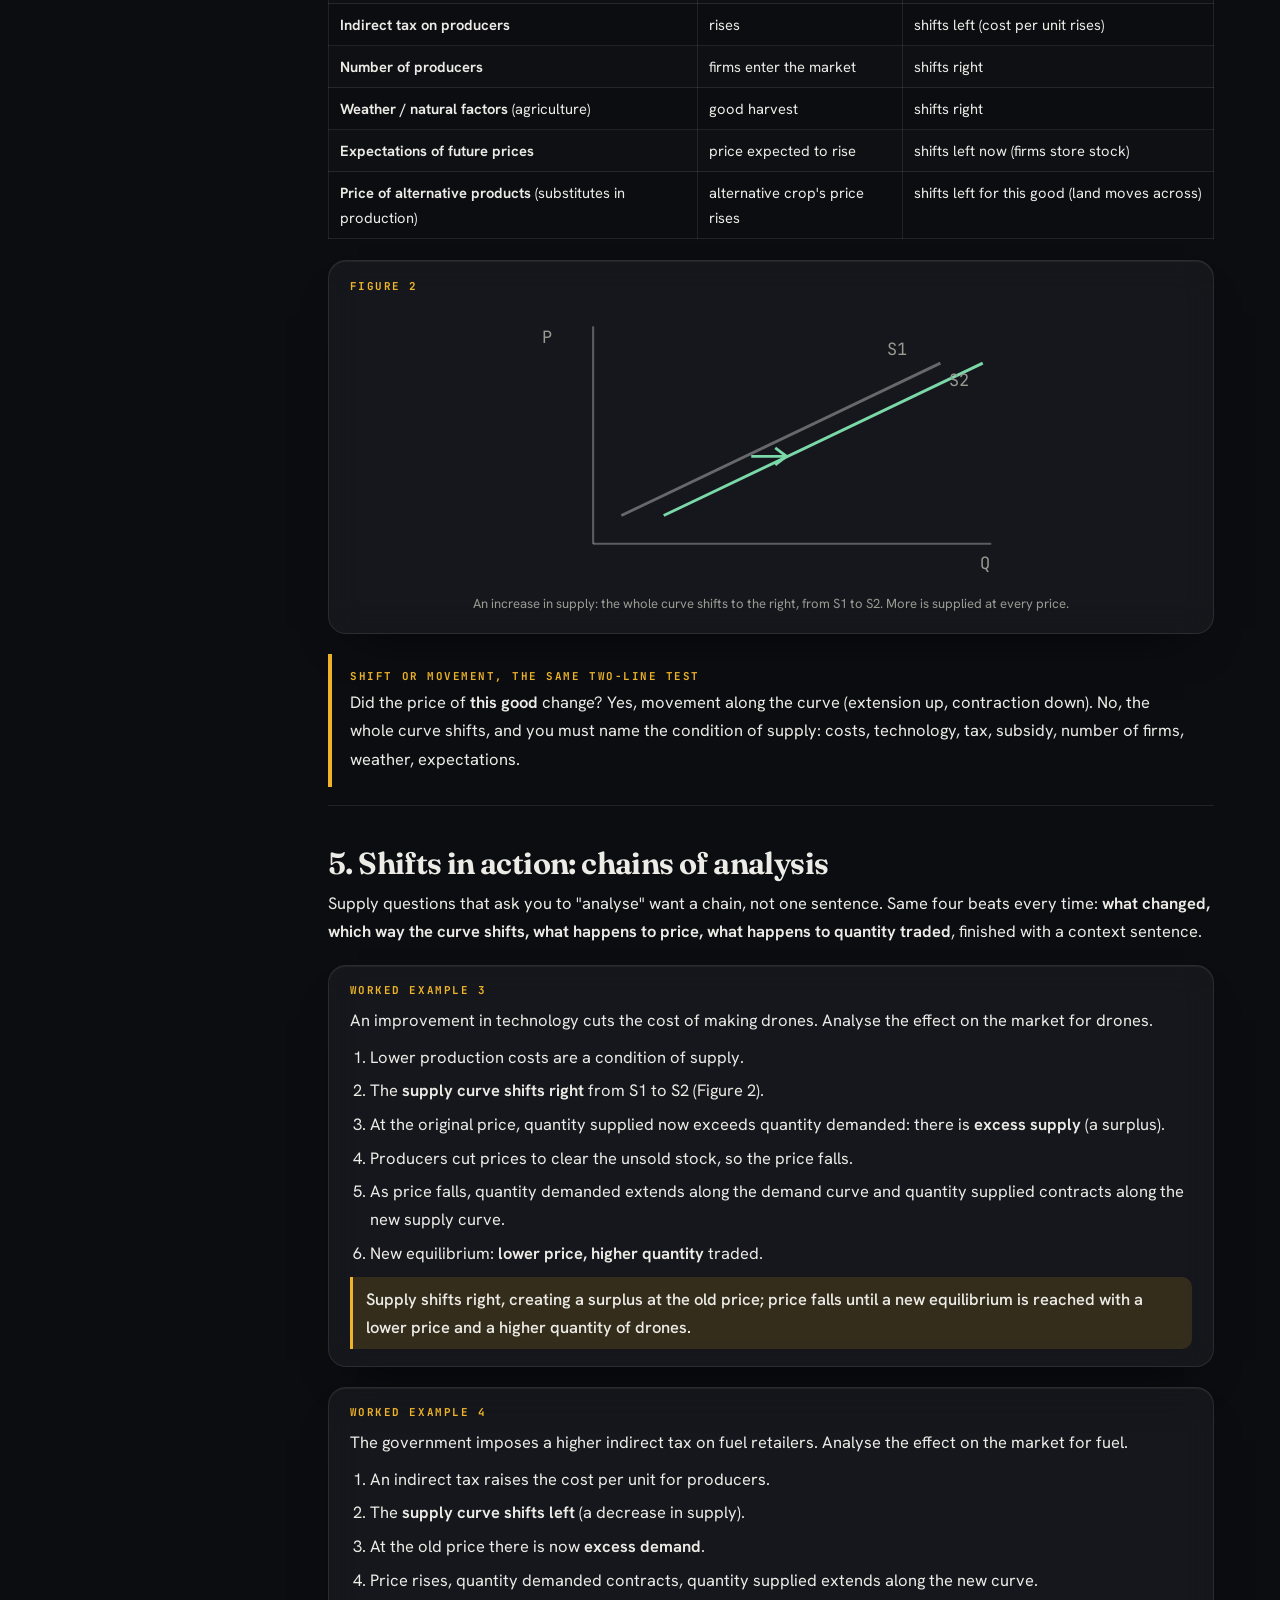
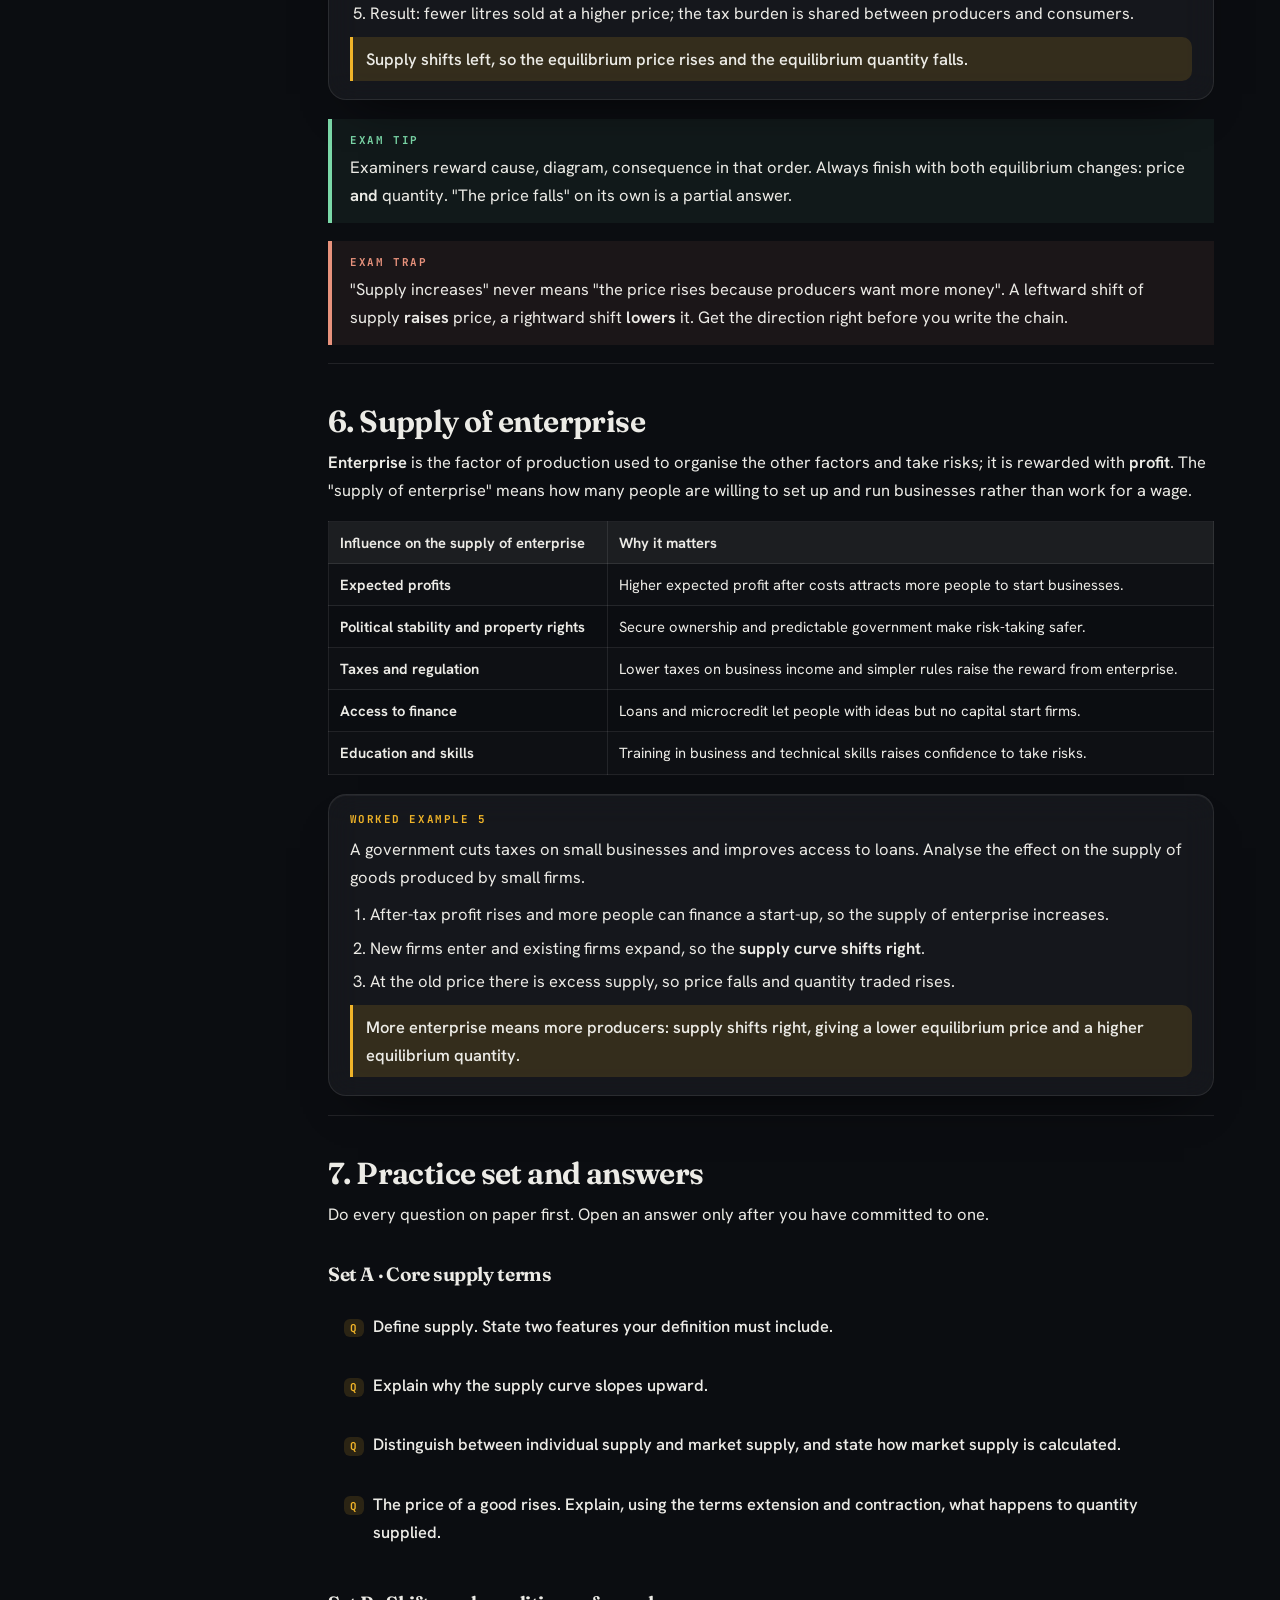
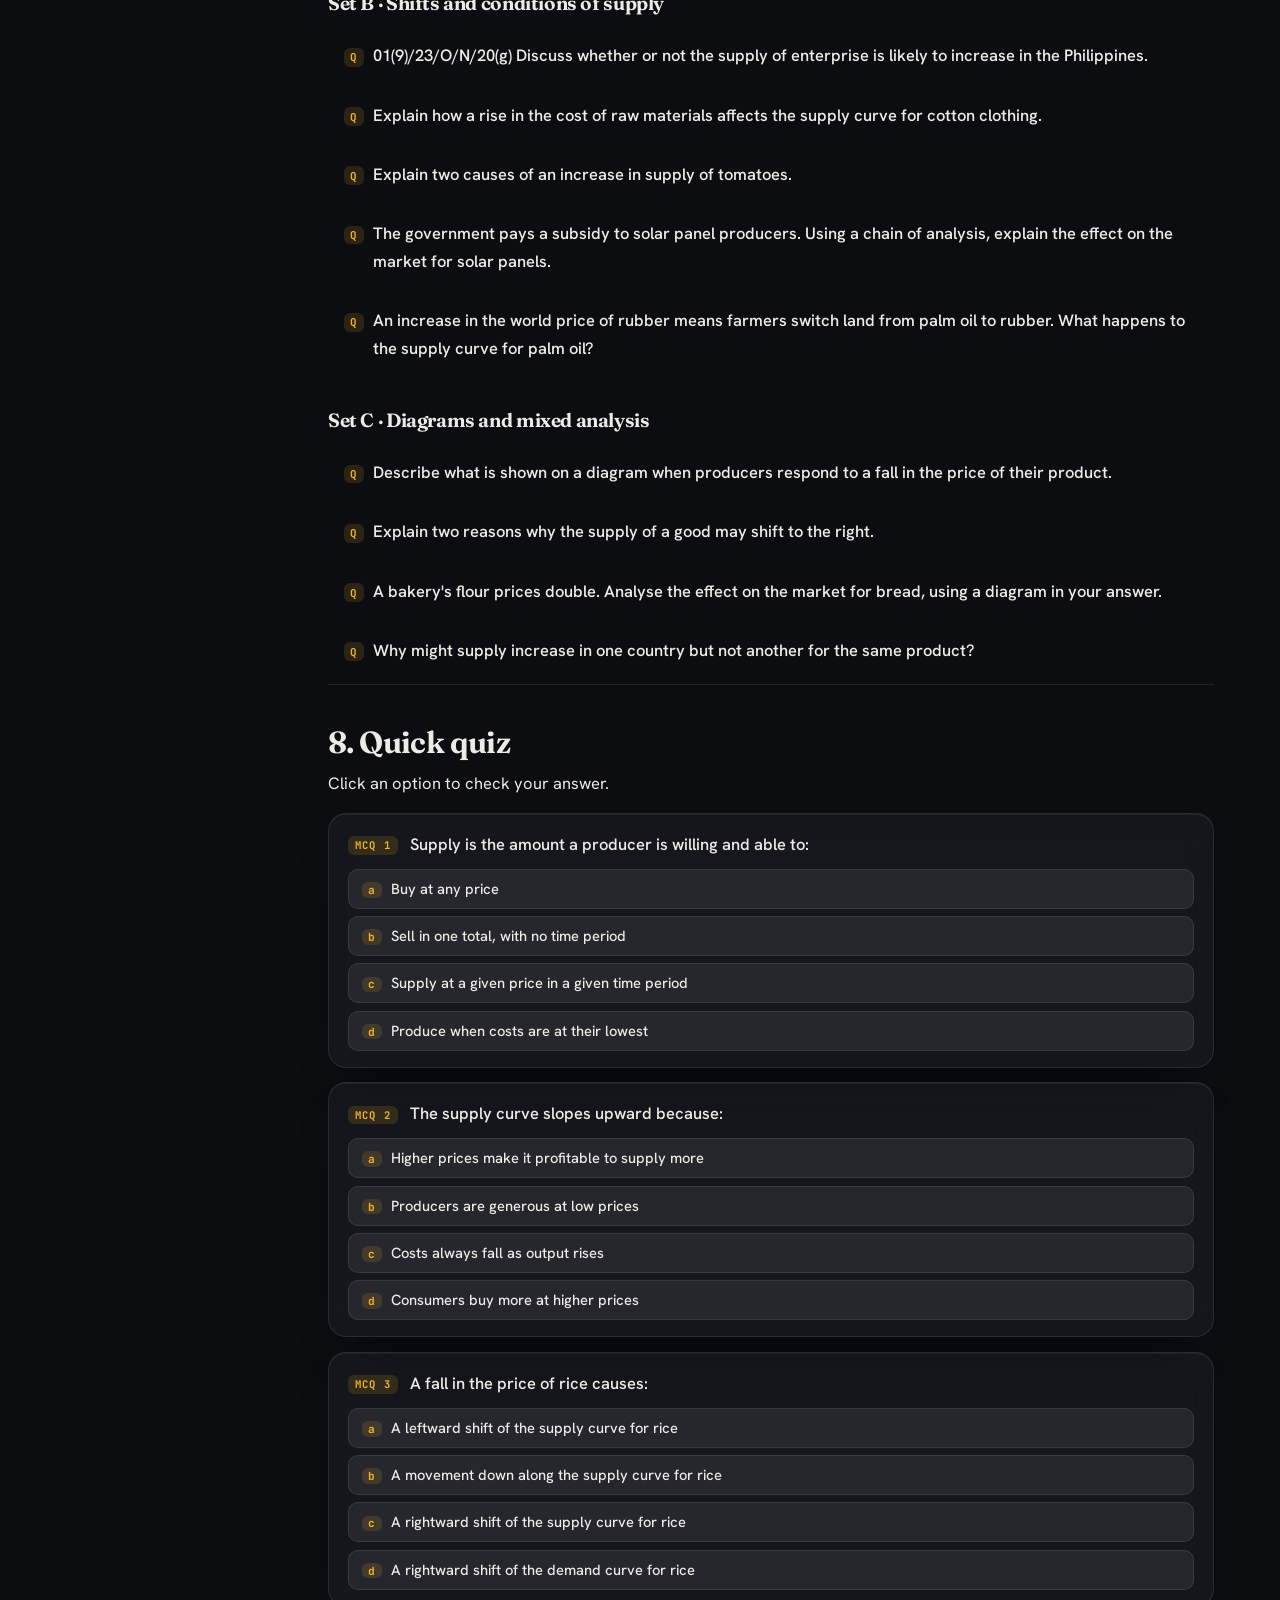
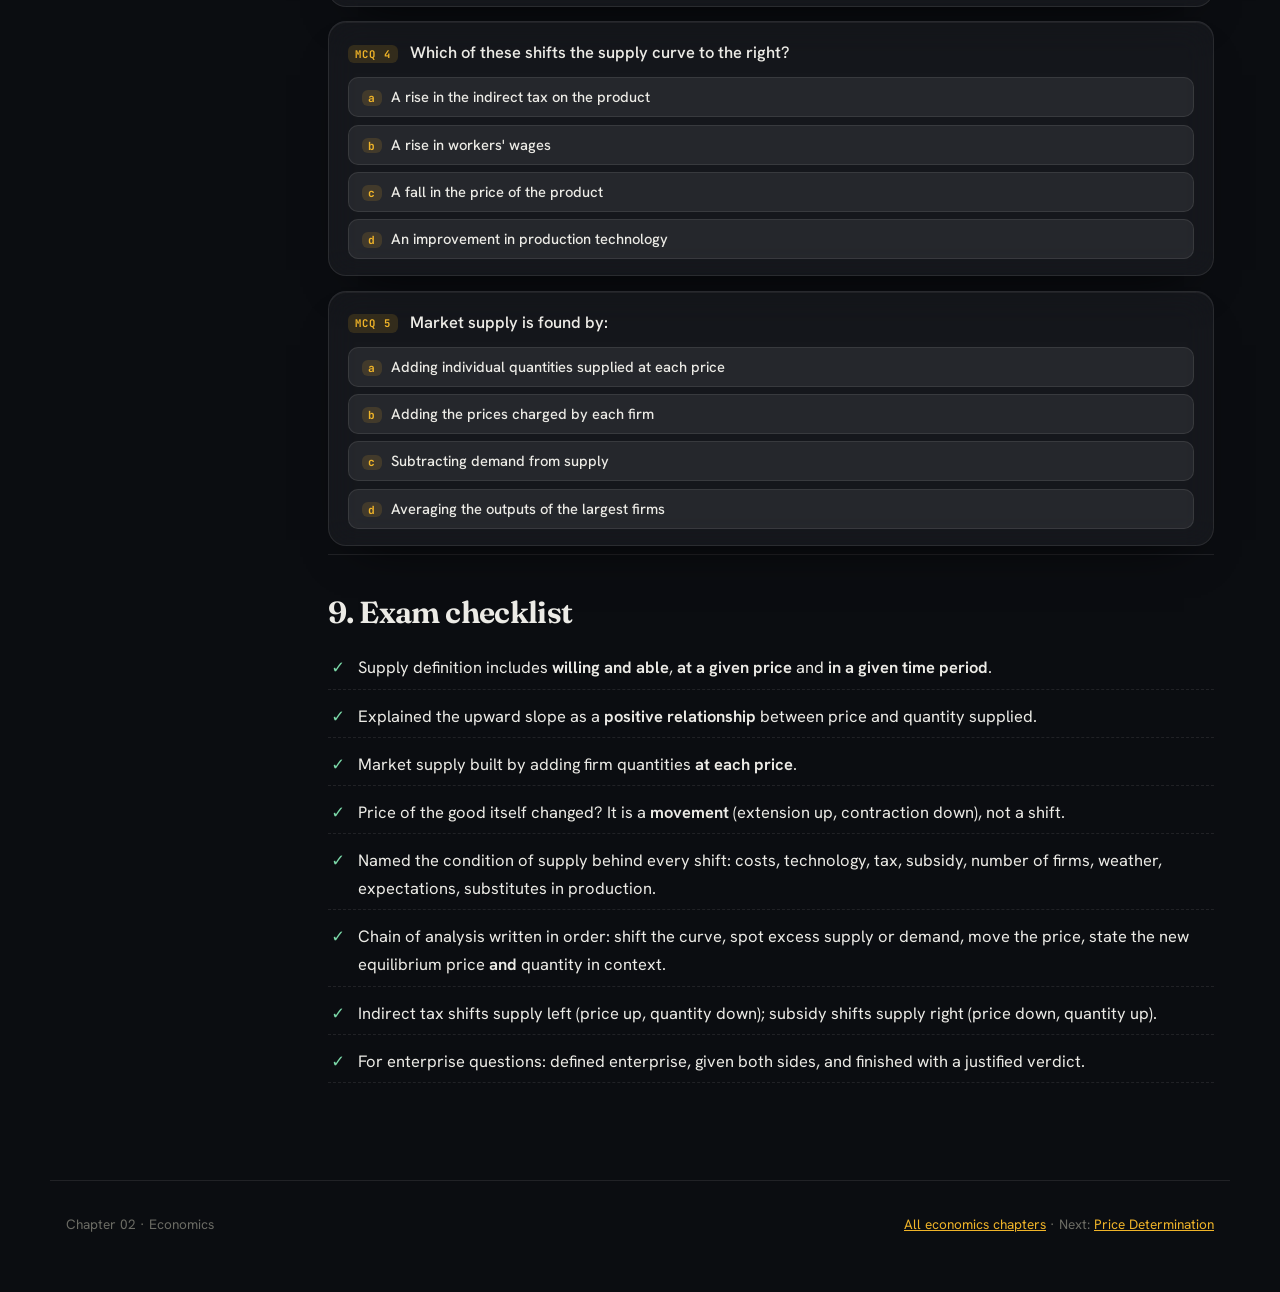
<file: economics-supply.html>
<!DOCTYPE html>
<html lang="en">
<head>
<meta charset="UTF-8">
<meta name="viewport" content="width=device-width, initial-scale=1.0">
<title>Supply · Economics Notes</title>
<meta name="description" content="O Level economics supply notes: definition of supply, individual and market supply, extension versus increase, conditions of supply, enterprise, with past-paper questions.">
<link rel="preconnect" href="https://fonts.googleapis.com">
<link rel="preconnect" href="https://fonts.gstatic.com" crossorigin>
<link href="https://fonts.googleapis.com/css2?family=Fraunces:opsz,wght@9..144,500;9..144,650;9..144,750&family=Hanken+Grotesk:wght@400;500;600;700&family=JetBrains+Mono:wght@400;500;700&display=swap" rel="stylesheet">
<link rel="stylesheet" href="css/site.css?v=2">
</head>
<body>

<header class="nav glass">
  <a class="brand" href="index.html"><span class="mark">∑</span><span class="word">O Level Notes</span></a>
  <nav class="nav-links">
    <a href="maths.html">Maths</a>
    <a href="economics.html" aria-current="page">Economics</a>
  </nav>
  <button class="nav-calc" data-calc-open>Calculator</button>
</header>

<div class="page">
<aside class="toc glass" aria-label="Chapter contents">
  <div class="toc-title">On this page</div>
  <a href="#what">1. What is supply?</a>
  <a href="#market">2. Individual &amp; market supply</a>
  <a href="#movement">3. Movements along the curve</a>
  <a href="#conditions">4. Conditions of supply</a>
  <a href="#chains">5. Shifts in action</a>
  <a href="#enterprise">6. Supply of enterprise</a>
  <a href="#practice">7. Practice &amp; answers</a>
  <a href="#quiz">8. Quick quiz</a>
  <a href="#checklist">9. Exam checklist</a>
</aside>

<main class="chapter">
  <div class="chapter-hero glass" data-reveal>
    <span class="eyebrow">Chapter 02 · Economics</span>
    <h1>Supply: quantity supplied, movements and shifts</h1>
    <p class="meta">The supply chapter for CAIE 2281 and IGCSE 0455: the definition, why the curve slopes upward, market supply, every condition of supply, chains of analysis, and the enterprise discussion question worked in full.</p>
    <div class="chips">
      <span class="chip">CAIE 2281</span>
      <span class="chip">IGCSE 0455</span>
    </div>
  </div>

  <section id="what" data-reveal>
    <h2>1. What is supply?</h2>
    <p><strong>Supply</strong> is the amount of a good or service that a producer is <strong>willing and able</strong> to supply at a given price in a given time period. As with demand, the two words and the time period are the marks.</p>
    <ul>
      <li>A <strong>supply curve</strong> is the graphical representation of the price and quantity supplied by producers. It slopes <strong>upward</strong> from left to right.</li>
      <li>It slopes upward because there is a <strong>positive (direct) relationship</strong> between price and quantity supplied: price up, quantity supplied up; price down, quantity supplied down.</li>
      <li>Why? A higher price makes each unit more profitable, so existing firms expand output and higher-cost firms can now cover their costs. A lower price does the reverse.</li>
      <li>Supply is always stated <strong>per time period</strong>: tonnes per week, units per day.</li>
    </ul>
    <div class="box warn"><span class="label">Exam trap</span>Producers supply, consumers demand. Never write "consumers supply 50 units" or "producers demand a higher price". Also, a change in the price of the good itself changes <strong>quantity supplied</strong> (a movement along the curve), not <strong>supply</strong> (a shift of the whole curve).</div>
  </section>

  <section id="market" data-reveal>
    <h2>2. Individual and market supply</h2>
    <p><strong>Individual supply</strong> is the quantity one firm will offer at each price. <strong>Market supply</strong> is the combination of all the individual supply for a good or service, calculated by adding up the individual quantities supplied <strong>at each price level</strong>.</p>
    <div class="formula"><code>market supply at price P = Σ (individual quantity supplied at P)</code></div>
    <table>
      <tr><th>Price</th><th>Firm A QS</th><th>Firm B QS</th><th>Market supply</th></tr>
      <tr><td>$2</td><td>0</td><td>0</td><td>0</td></tr>
      <tr><td>$4</td><td>10</td><td>5</td><td>15</td></tr>
      <tr><td>$6</td><td>20</td><td>12</td><td><strong>32</strong></td></tr>
      <tr><td>$8</td><td>28</td><td>18</td><td>46</td></tr>
    </table>
    <div class="example glass">
      <span class="label">Worked example 1</span>
      <p>Use the schedule above to find market supply at $6 and describe the shape of the market supply curve.</p>
      <ol class="steps">
        <li>Add the two firm quantities at $6: <span class="m">20 + 12 = 32</span> units.</li>
        <li>Repeat row by row: <span class="m">0, 15, 32, 46</span>.</li>
        <li>The column rises as price rises, so the market curve slopes upward.</li>
      </ol>
      <p class="answer">Market supply at $6 = 32 units, and market supply rises from 0 to 46 as price rises from $2 to $8.</p>
    </div>
    <div class="box good"><span class="label">Exam tip</span>Two firms in a table means free marks: add across each row and call it market supply. Write that you are adding quantities <strong>at each price</strong>, which is the wording the mark scheme wants.</div>
  </section>

  <section id="movement" data-reveal>
    <h2>3. Movements along the supply curve</h2>
    <p>When the price of the good is the only thing that changes, there is a change in the <strong>quantity supplied</strong>, shown by a <strong>movement along</strong> the supply curve.</p>
    <table>
      <tr><th>Change</th><th>Price</th><th>Quantity supplied</th><th>On the diagram</th></tr>
      <tr><td><strong>Extension</strong> of supply (increase in quantity supplied)</td><td>rises</td><td>rises</td><td>movement <strong>up</strong> along the curve</td></tr>
      <tr><td><strong>Contraction</strong> of supply (decrease in quantity supplied)</td><td>falls</td><td>falls</td><td>movement <strong>down</strong> along the curve</td></tr>
    </table>
    <figure class="fig glass" data-reveal>
      <span class="label">Figure 1</span>
      <svg viewBox="0 0 340 200" class="draw" fill="none" aria-hidden="true">
        <line class="stroke" x1="44" y1="172" x2="326" y2="172" stroke="#ffffff" stroke-opacity="0.3" stroke-width="1.5"/>
        <line class="stroke d1" x1="44" y1="172" x2="44" y2="18" stroke="#ffffff" stroke-opacity="0.3" stroke-width="1.5"/>
        <line class="stroke d2" x1="64" y1="150" x2="300" y2="44" stroke="#7bd8a8" stroke-width="2"/>
        <line class="stroke d3" x1="44" y1="129" x2="110" y2="129" stroke="#ffffff" stroke-opacity="0.4" stroke-dasharray="4 5"/>
        <line class="stroke d3" x1="110" y1="129" x2="110" y2="172" stroke="#ffffff" stroke-opacity="0.4" stroke-dasharray="4 5"/>
        <line class="stroke d3" x1="44" y1="76" x2="230" y2="76" stroke="#ffffff" stroke-opacity="0.4" stroke-dasharray="4 5"/>
        <line class="stroke d3" x1="230" y1="76" x2="230" y2="172" stroke="#ffffff" stroke-opacity="0.4" stroke-dasharray="4 5"/>
        <circle class="dot-pop p1" cx="110" cy="129" r="4.5" fill="#f0b429"/>
        <circle class="dot-pop p2" cx="230" cy="76" r="4.5" fill="#f0b429"/>
        <text x="24" y="133" fill="#9a9a93" font-size="12">P1</text>
        <text x="24" y="80" fill="#9a9a93" font-size="12">P2</text>
        <text x="100" y="187" fill="#9a9a93" font-size="12">Q1</text>
        <text x="220" y="187" fill="#9a9a93" font-size="12">Q2</text>
        <text x="305" y="40" fill="#9a9a93" font-size="12">S</text>
        <text x="8" y="30" fill="#9a9a93" font-size="12">P</text>
        <text x="318" y="190" fill="#9a9a93" font-size="12">Q</text>
      </svg>
      <figcaption>A rise in price from P1 to P2 is a movement up along the supply curve: an extension of supply. The curve stays where it is.</figcaption>
    </figure>
    <div class="example glass">
      <span class="label">Worked example 2</span>
      <p>The market price of wheat rises after a poor harvest elsewhere in the world. Explain how a wheat farmer in your country responds, and show it on a diagram.</p>
      <ol class="steps">
        <li>The price of wheat itself has risen: that is a price change, so it is a movement, not a shift.</li>
        <li>At the higher price it is profitable to sell more (and to bring marginal land into use).</li>
        <li>Move <strong>up along</strong> the supply curve from a lower point to a higher point, labelling P1, P2, Q1, Q2.</li>
      </ol>
      <p class="answer">An extension of supply: quantity supplied rises as a movement up along the existing supply curve. The curve does not shift, because nothing except price changed.</p>
    </div>
  </section>

  <section id="conditions" data-reveal>
    <h2>4. Conditions of supply (shifts of the curve)</h2>
    <p>Several factors will <strong>change the supply</strong> of a good or service <strong>irrespective of the price level</strong>. Collectively these are the <strong>conditions of supply</strong>. A change in any of them <strong>shifts the entire supply curve</strong> instead of causing a movement along it.</p>
    <table>
      <tr><th>Condition of supply</th><th>Change</th><th>Effect on the supply curve</th></tr>
      <tr><td><strong>Costs of inputs</strong> (wages, raw materials, energy)</td><td>fall</td><td>shifts right (cheaper to produce)</td></tr>
      <tr><td><strong>Technology</strong></td><td>improves</td><td>shifts right (more output from the same inputs)</td></tr>
      <tr><td><strong>Subsidy to producers</strong></td><td>rises</td><td>shifts right (cost per unit falls)</td></tr>
      <tr><td><strong>Indirect tax on producers</strong></td><td>rises</td><td>shifts left (cost per unit rises)</td></tr>
      <tr><td><strong>Number of producers</strong></td><td>firms enter the market</td><td>shifts right</td></tr>
      <tr><td><strong>Weather / natural factors</strong> (agriculture)</td><td>good harvest</td><td>shifts right</td></tr>
      <tr><td><strong>Expectations of future prices</strong></td><td>price expected to rise</td><td>shifts left now (firms store stock)</td></tr>
      <tr><td><strong>Price of alternative products</strong> (substitutes in production)</td><td>alternative crop's price rises</td><td>shifts left for this good (land moves across)</td></tr>
    </table>
    <figure class="fig glass" data-reveal>
      <span class="label">Figure 2</span>
      <svg viewBox="0 0 340 200" class="draw" fill="none" aria-hidden="true">
        <line class="stroke" x1="44" y1="172" x2="326" y2="172" stroke="#ffffff" stroke-opacity="0.3" stroke-width="1.5"/>
        <line class="stroke d1" x1="44" y1="172" x2="44" y2="18" stroke="#ffffff" stroke-opacity="0.3" stroke-width="1.5"/>
        <line class="stroke d2" x1="64" y1="152" x2="290" y2="44" stroke="#ffffff" stroke-opacity="0.35" stroke-width="2" stroke-dasharray="6 6"/>
        <line class="stroke d3" x1="94" y1="152" x2="320" y2="44" stroke="#7bd8a8" stroke-width="2"/>
        <line class="stroke d3" x1="156" y1="110" x2="180" y2="110" stroke="#7bd8a8" stroke-width="2"/>
        <polyline class="stroke d3" points="173,104 181,110 173,116" stroke="#7bd8a8" stroke-width="2"/>
        <text x="252" y="38" fill="#9a9a93" font-size="12">S1</text>
        <text x="296" y="60" fill="#9a9a93" font-size="12">S2</text>
        <text x="8" y="30" fill="#9a9a93" font-size="12">P</text>
        <text x="318" y="190" fill="#9a9a93" font-size="12">Q</text>
      </svg>
      <figcaption>An increase in supply: the whole curve shifts to the right, from S1 to S2. More is supplied at every price.</figcaption>
    </figure>
    <div class="box"><span class="label">Shift or movement, the same two-line test</span>Did the price of <strong>this good</strong> change? Yes, movement along the curve (extension up, contraction down). No, the whole curve shifts, and you must name the condition of supply: costs, technology, tax, subsidy, number of firms, weather, expectations.</div>
  </section>

  <section id="chains" data-reveal>
    <h2>5. Shifts in action: chains of analysis</h2>
    <p>Supply questions that ask you to "analyse" want a chain, not one sentence. Same four beats every time: <strong>what changed, which way the curve shifts, what happens to price, what happens to quantity traded</strong>, finished with a context sentence.</p>
    <div class="example glass">
      <span class="label">Worked example 3</span>
      <p>An improvement in technology cuts the cost of making drones. Analyse the effect on the market for drones.</p>
      <ol class="steps">
        <li>Lower production costs are a condition of supply.</li>
        <li>The <strong>supply curve shifts right</strong> from S1 to S2 (Figure 2).</li>
        <li>At the original price, quantity supplied now exceeds quantity demanded: there is <strong>excess supply</strong> (a surplus).</li>
        <li>Producers cut prices to clear the unsold stock, so the price falls.</li>
        <li>As price falls, quantity demanded extends along the demand curve and quantity supplied contracts along the new supply curve.</li>
        <li>New equilibrium: <strong>lower price, higher quantity</strong> traded.</li>
      </ol>
      <p class="answer">Supply shifts right, creating a surplus at the old price; price falls until a new equilibrium is reached with a lower price and a higher quantity of drones.</p>
    </div>
    <div class="example glass">
      <span class="label">Worked example 4</span>
      <p>The government imposes a higher indirect tax on fuel retailers. Analyse the effect on the market for fuel.</p>
      <ol class="steps">
        <li>An indirect tax raises the cost per unit for producers.</li>
        <li>The <strong>supply curve shifts left</strong> (a decrease in supply).</li>
        <li>At the old price there is now <strong>excess demand</strong>.</li>
        <li>Price rises, quantity demanded contracts, quantity supplied extends along the new curve.</li>
        <li>Result: fewer litres sold at a higher price; the tax burden is shared between producers and consumers.</li>
      </ol>
      <p class="answer">Supply shifts left, so the equilibrium price rises and the equilibrium quantity falls.</p>
    </div>
    <div class="box good"><span class="label">Exam tip</span>Examiners reward cause, diagram, consequence in that order. Always finish with both equilibrium changes: price <strong>and</strong> quantity. "The price falls" on its own is a partial answer.</div>
    <div class="box warn"><span class="label">Exam trap</span>"Supply increases" never means "the price rises because producers want more money". A leftward shift of supply <strong>raises</strong> price, a rightward shift <strong>lowers</strong> it. Get the direction right before you write the chain.</div>
  </section>

  <section id="enterprise" data-reveal>
    <h2>6. Supply of enterprise</h2>
    <p><strong>Enterprise</strong> is the factor of production used to organise the other factors and take risks; it is rewarded with <strong>profit</strong>. The "supply of enterprise" means how many people are willing to set up and run businesses rather than work for a wage.</p>
    <table>
      <tr><th>Influence on the supply of enterprise</th><th>Why it matters</th></tr>
      <tr><td><strong>Expected profits</strong></td><td>Higher expected profit after costs attracts more people to start businesses.</td></tr>
      <tr><td><strong>Political stability and property rights</strong></td><td>Secure ownership and predictable government make risk-taking safer.</td></tr>
      <tr><td><strong>Taxes and regulation</strong></td><td>Lower taxes on business income and simpler rules raise the reward from enterprise.</td></tr>
      <tr><td><strong>Access to finance</strong></td><td>Loans and microcredit let people with ideas but no capital start firms.</td></tr>
      <tr><td><strong>Education and skills</strong></td><td>Training in business and technical skills raises confidence to take risks.</td></tr>
    </table>
    <div class="example glass">
      <span class="label">Worked example 5</span>
      <p>A government cuts taxes on small businesses and improves access to loans. Analyse the effect on the supply of goods produced by small firms.</p>
      <ol class="steps">
        <li>After-tax profit rises and more people can finance a start-up, so the supply of enterprise increases.</li>
        <li>New firms enter and existing firms expand, so the <strong>supply curve shifts right</strong>.</li>
        <li>At the old price there is excess supply, so price falls and quantity traded rises.</li>
      </ol>
      <p class="answer">More enterprise means more producers: supply shifts right, giving a lower equilibrium price and a higher equilibrium quantity.</p>
    </div>
  </section>

  <section id="practice" data-reveal>
    <h2>7. Practice set and answers</h2>
    <p>Do every question on paper first. Open an answer only after you have committed to one.</p>

    <h3>Set A · Core supply terms</h3>
    <div class="practice">
      <details class="q"><summary>Define supply. State two features your definition must include.</summary><div class="ans">Supply is the amount of a good or service a producer is <strong>willing and able</strong> to supply at a given price in a <strong>given time period</strong>. The two essential features are willingness and ability (the firm can cover its costs at that price), and the time period, because supply is always measured per day, week or year.</div></details>
      <details class="q"><summary>Explain why the supply curve slopes upward.</summary><div class="ans">There is a <strong>positive relationship</strong> between price and quantity supplied. A higher price makes each unit more profitable, so firms expand output and higher-cost producers can cover their costs, so a larger quantity is offered. A lower price does the reverse, so the curve rises from left to right.</div></details>
      <details class="q"><summary>Distinguish between individual supply and market supply, and state how market supply is calculated.</summary><div class="ans"><strong>Individual supply</strong> is what one firm offers at each price; <strong>market supply</strong> is all firms combined. It is calculated by <strong>adding up the individual quantities supplied at each price level</strong>, row by row through the schedule.</div></details>
      <details class="q"><summary>The price of a good rises. Explain, using the terms extension and contraction, what happens to quantity supplied.</summary><div class="ans">It is an <strong>extension of supply</strong>: a movement <strong>up along</strong> the existing supply curve to a higher quantity supplied. The curve does not shift, because only the price of the good itself changed.</div></details>
    </div>

    <h3>Set B · Shifts and conditions of supply</h3>
    <div class="practice">
      <details class="q"><summary>01(9)/23/O/N/20(g) Discuss whether or not the supply of enterprise is likely to increase in the Philippines.</summary><div class="ans"><strong>Enterprise</strong> is the risk-taking factor of production rewarded by profit, so its supply rises when the rewards and security of running a business improve. <strong>Arguments for an increase:</strong> strong and sustained economic growth creates profitable opportunities; a young, educated population with access to microcredit and business training is willing to take risks; government support for small and medium enterprises, and outsourcing and remittance income, raise the funds available for start-ups. <strong>Arguments against:</strong> corruption, weak property rights, complex regulation, high taxes and political uncertainty raise the risk and lower the expected reward, which would discourage new entrepreneurs; so would emigration of skilled workers. <strong>Conclusion:</strong> on balance the supply of enterprise is likely to increase where the Philippines has improved access to finance and stable growth, but only if the government keeps taxes, regulation and corruption low enough for expected profit to remain attractive. (Award yourself the discussion mark by weighing both sides and giving a justified verdict.)</div></details>
      <details class="q"><summary>Explain how a rise in the cost of raw materials affects the supply curve for cotton clothing.</summary><div class="ans">Raw materials are an input cost, so production becomes dearer at every price: the <strong>supply curve shifts left</strong> (a decrease in supply). At the old price there is excess demand, price rises, and quantity traded falls to a new equilibrium.</div></details>
      <details class="q"><summary>Explain two causes of an increase in supply of tomatoes.</summary><div class="ans">(1) <strong>Good weather</strong> gives a bigger harvest, so more tomatoes are offered at every price (supply shifts right). (2) A <strong>subsidy to growers</strong> (or cheaper fertiliser, or improved storage and transport technology) lowers cost per unit, also shifting supply to the right.</div></details>
      <details class="q"><summary>The government pays a subsidy to solar panel producers. Using a chain of analysis, explain the effect on the market for solar panels.</summary><div class="ans">The subsidy lowers producers' costs per unit, so the <strong>supply curve shifts right</strong>. At the original price there is <strong>excess supply</strong>, so firms cut prices: the <strong>price falls</strong> and the <strong>quantity demanded extends</strong> along the demand curve. New equilibrium: <strong>lower price and more solar panels traded</strong>.</div></details>
      <details class="q"><summary>An increase in the world price of rubber means farmers switch land from palm oil to rubber. What happens to the supply curve for palm oil?</summary><div class="ans">Palm oil and rubber are <strong>substitutes in production</strong>: the better price of rubber pulls resources away from palm oil, so less palm oil is supplied at every price. The <strong>supply curve for palm oil shifts left</strong>. At the old price there is excess demand, so the price of palm oil also rises.</div></details>
    </div>

    <h3>Set C · Diagrams and mixed analysis</h3>
    <div class="practice">
      <details class="q"><summary>Describe what is shown on a diagram when producers respond to a fall in the price of their product.</summary><div class="ans">It is a <strong>contraction of supply</strong>: a movement <strong>down along</strong> the same supply curve, from a higher price and quantity to a lower price and lower quantity supplied. No shift, because the price of the good itself is the only change.</div></details>
      <details class="q"><summary>Explain two reasons why the supply of a good may shift to the right.</summary><div class="ans">(1) An improvement in <strong>technology</strong> that raises productivity and lowers unit costs. (2) A fall in <strong>input costs</strong>, or a government <strong>subsidy</strong>, or new firms entering the market. In each case more is supplied at every price, so the whole curve moves right.</div></details>
      <details class="q"><summary>A bakery's flour prices double. Analyse the effect on the market for bread, using a diagram in your answer.</summary><div class="ans">Flour is an input, so higher costs shift the <strong>supply curve for bread left</strong>. At the old price there is <strong>excess demand</strong>, so bakers raise prices: price rises and quantity demanded contracts. New equilibrium: <strong>higher price, lower quantity</strong> of bread traded. (Mark the shift S1 to S2 left, then the price rise along the unchanged demand curve.)</div></details>
      <details class="q"><summary>Why might supply increase in one country but not another for the same product?</summary><div class="ans">Because the <strong>conditions of supply differ</strong>: input costs, wages, technology, taxes and subsidies, the number of producers, climate and the security of property rights vary between countries. If costs are lower or technology better in one country, its supply curve sits further right, so more is supplied at every price.</div></details>
    </div>
  </section>

  <section id="quiz" data-reveal>
    <h2>8. Quick quiz</h2>
    <p>Click an option to check your answer.</p>
    <div class="mcq-set">
      <div class="mcq glass" data-answer="c">
        <p class="mcq-q"><span class="mcq-tag">MCQ 1</span> Supply is the amount a producer is willing and able to:</p>
        <div class="mcq-opts">
          <button type="button" data-opt="a">Buy at any price</button>
          <button type="button" data-opt="b">Sell in one total, with no time period</button>
          <button type="button" data-opt="c">Supply at a given price in a given time period</button>
          <button type="button" data-opt="d">Produce when costs are at their lowest</button>
        </div>
        <p class="mcq-exp"><strong>Answer: C.</strong> The definition needs willingness, ability, a given price and a given time period.</p>
      </div>
      <div class="mcq glass" data-answer="a">
        <p class="mcq-q"><span class="mcq-tag">MCQ 2</span> The supply curve slopes upward because:</p>
        <div class="mcq-opts">
          <button type="button" data-opt="a">Higher prices make it profitable to supply more</button>
          <button type="button" data-opt="b">Producers are generous at low prices</button>
          <button type="button" data-opt="c">Costs always fall as output rises</button>
          <button type="button" data-opt="d">Consumers buy more at higher prices</button>
        </div>
        <p class="mcq-exp"><strong>Answer: A.</strong> There is a positive relationship between price and quantity supplied: higher price, higher reward, more output.</p>
      </div>
      <div class="mcq glass" data-answer="b">
        <p class="mcq-q"><span class="mcq-tag">MCQ 3</span> A fall in the price of rice causes:</p>
        <div class="mcq-opts">
          <button type="button" data-opt="a">A leftward shift of the supply curve for rice</button>
          <button type="button" data-opt="b">A movement down along the supply curve for rice</button>
          <button type="button" data-opt="c">A rightward shift of the supply curve for rice</button>
          <button type="button" data-opt="d">A rightward shift of the demand curve for rice</button>
        </div>
        <p class="mcq-exp"><strong>Answer: B.</strong> Only the price of the good changed, so quantity supplied contracts: a movement along the same curve.</p>
      </div>
      <div class="mcq glass" data-answer="d">
        <p class="mcq-q"><span class="mcq-tag">MCQ 4</span> Which of these shifts the supply curve to the right?</p>
        <div class="mcq-opts">
          <button type="button" data-opt="a">A rise in the indirect tax on the product</button>
          <button type="button" data-opt="b">A rise in workers' wages</button>
          <button type="button" data-opt="c">A fall in the price of the product</button>
          <button type="button" data-opt="d">An improvement in production technology</button>
        </div>
        <p class="mcq-exp"><strong>Answer: D.</strong> Better technology lowers cost per unit, so more is supplied at every price. Taxes and higher wages shift supply left; a fall in the product's price is a movement.</p>
      </div>
      <div class="mcq glass" data-answer="a">
        <p class="mcq-q"><span class="mcq-tag">MCQ 5</span> Market supply is found by:</p>
        <div class="mcq-opts">
          <button type="button" data-opt="a">Adding individual quantities supplied at each price</button>
          <button type="button" data-opt="b">Adding the prices charged by each firm</button>
          <button type="button" data-opt="c">Subtracting demand from supply</button>
          <button type="button" data-opt="d">Averaging the outputs of the largest firms</button>
        </div>
        <p class="mcq-exp"><strong>Answer: A.</strong> Market supply is the horizontal sum of every firm's quantity supplied at each price level.</p>
      </div>
    </div>
  </section>

  <section id="checklist" data-reveal>
    <h2>9. Exam checklist</h2>
    <ul class="checklist">
      <li>Supply definition includes <strong>willing and able</strong>, <strong>at a given price</strong> and <strong>in a given time period</strong>.</li>
      <li>Explained the upward slope as a <strong>positive relationship</strong> between price and quantity supplied.</li>
      <li>Market supply built by adding firm quantities <strong>at each price</strong>.</li>
      <li>Price of the good itself changed? It is a <strong>movement</strong> (extension up, contraction down), not a shift.</li>
      <li>Named the condition of supply behind every shift: costs, technology, tax, subsidy, number of firms, weather, expectations, substitutes in production.</li>
      <li>Chain of analysis written in order: shift the curve, spot excess supply or demand, move the price, state the new equilibrium price <strong>and</strong> quantity in context.</li>
      <li>Indirect tax shifts supply left (price up, quantity down); subsidy shifts supply right (price down, quantity up).</li>
      <li>For enterprise questions: defined enterprise, given both sides, and finished with a justified verdict.</li>
    </ul>
  </section>

</main>
</div>

<footer class="site-footer">
  <span>Chapter 02 · Economics</span>
  <span><a href="economics.html">All economics chapters</a> · Next: <a href="economics-price-determination.html">Price Determination</a></span>
</footer>

<script src="js/site.js"></script>
</body>
</html>
</file>
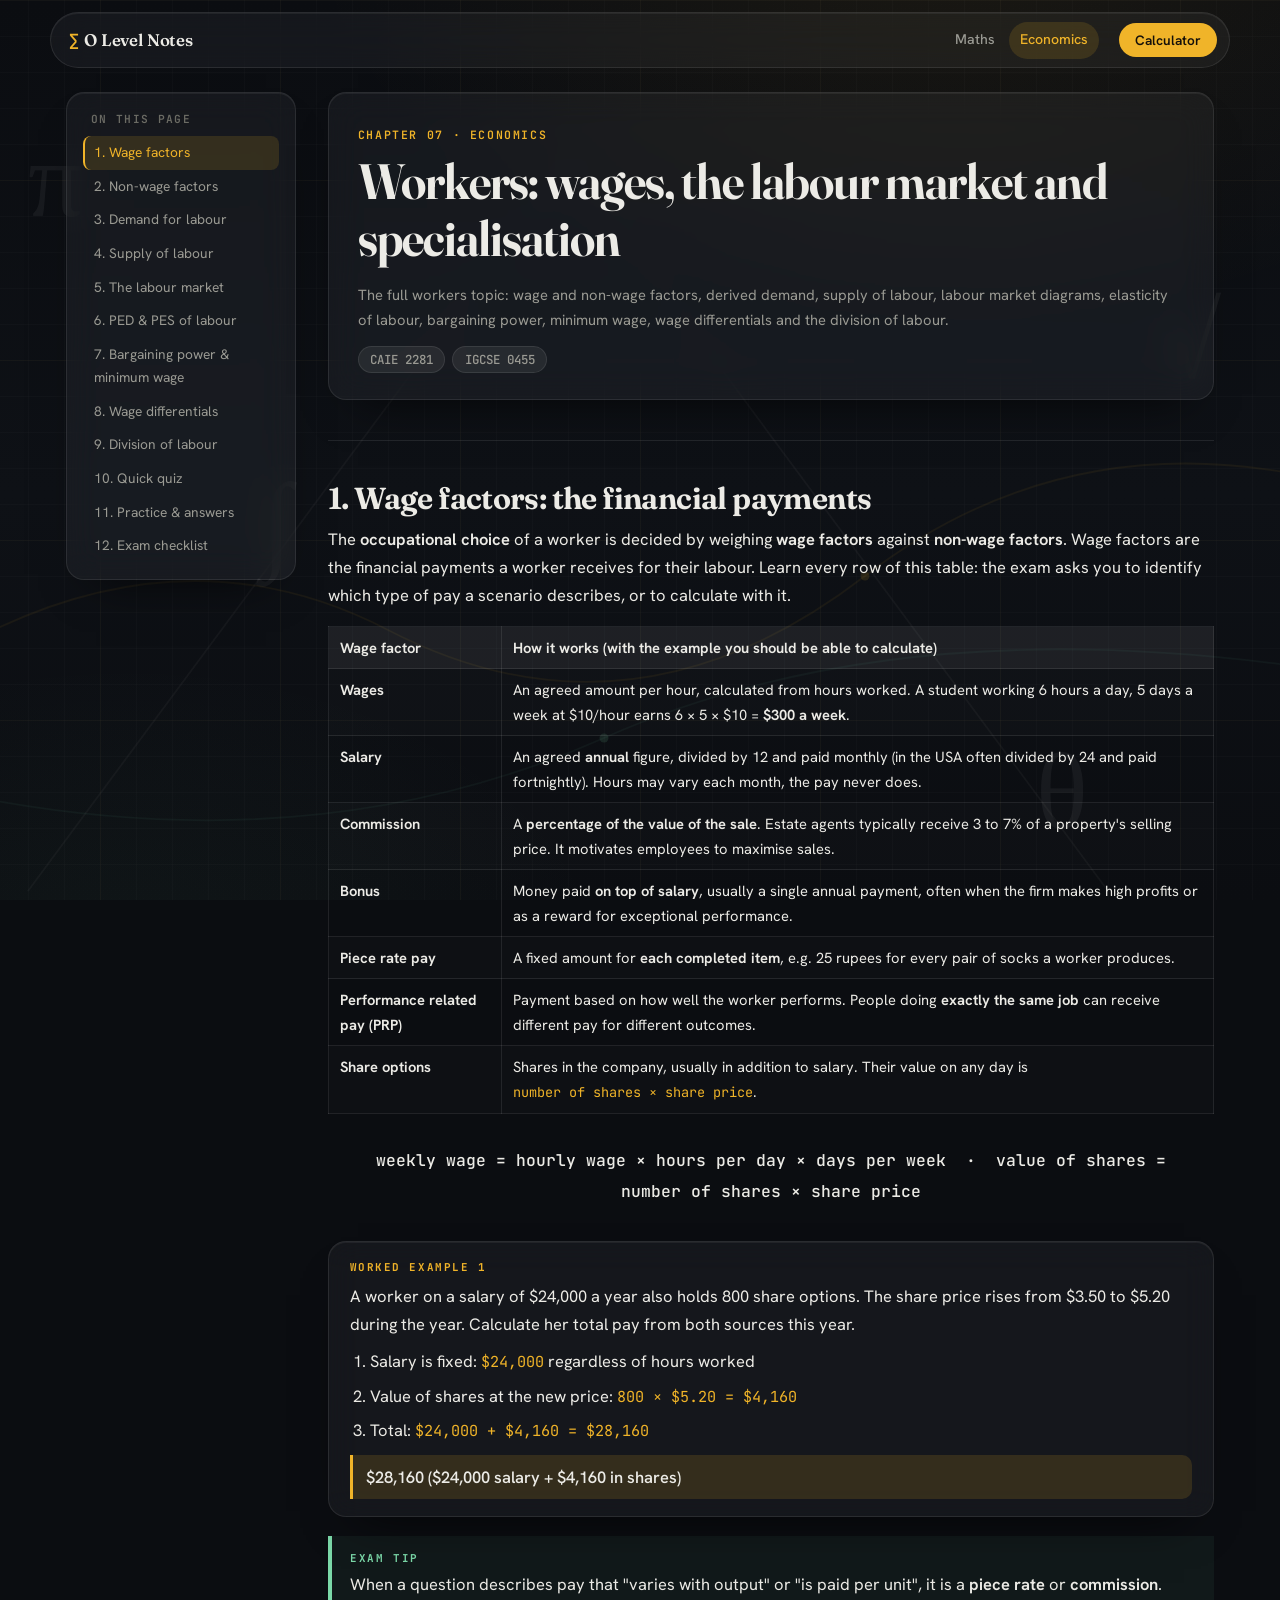
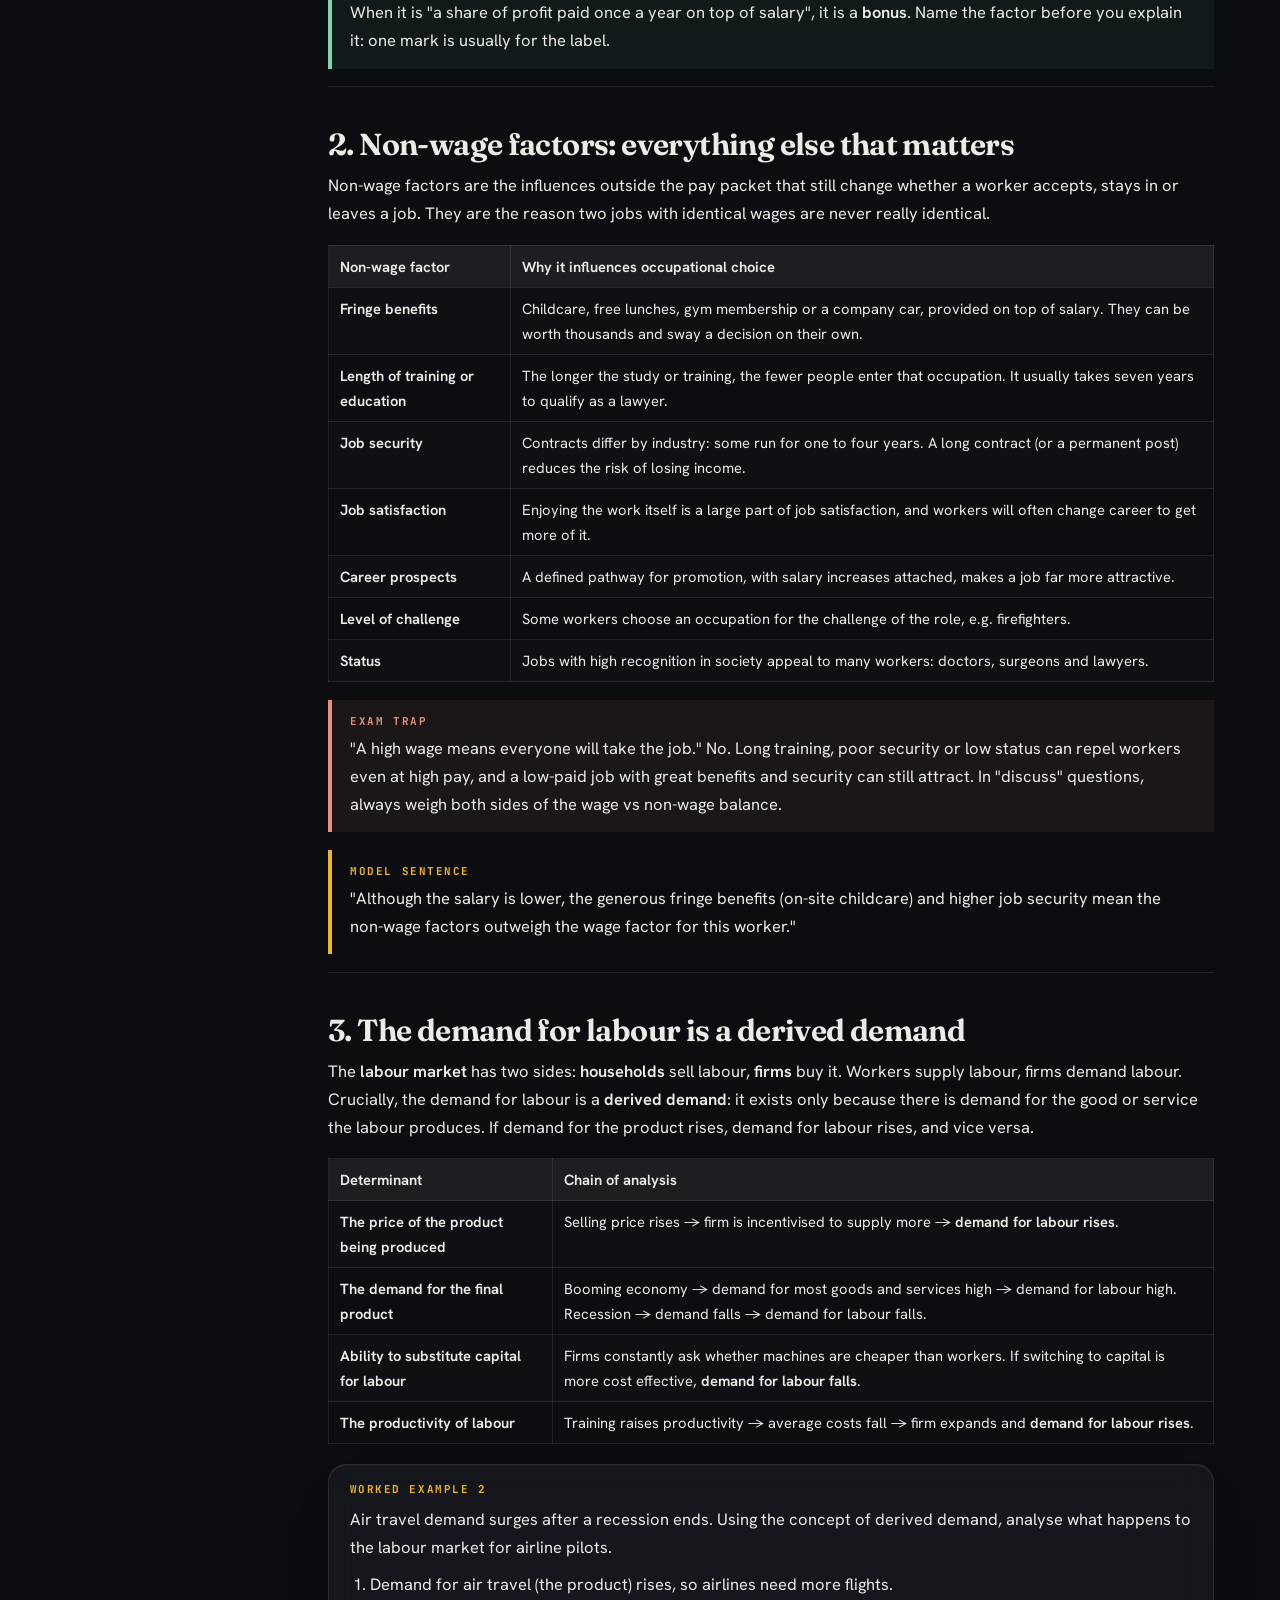
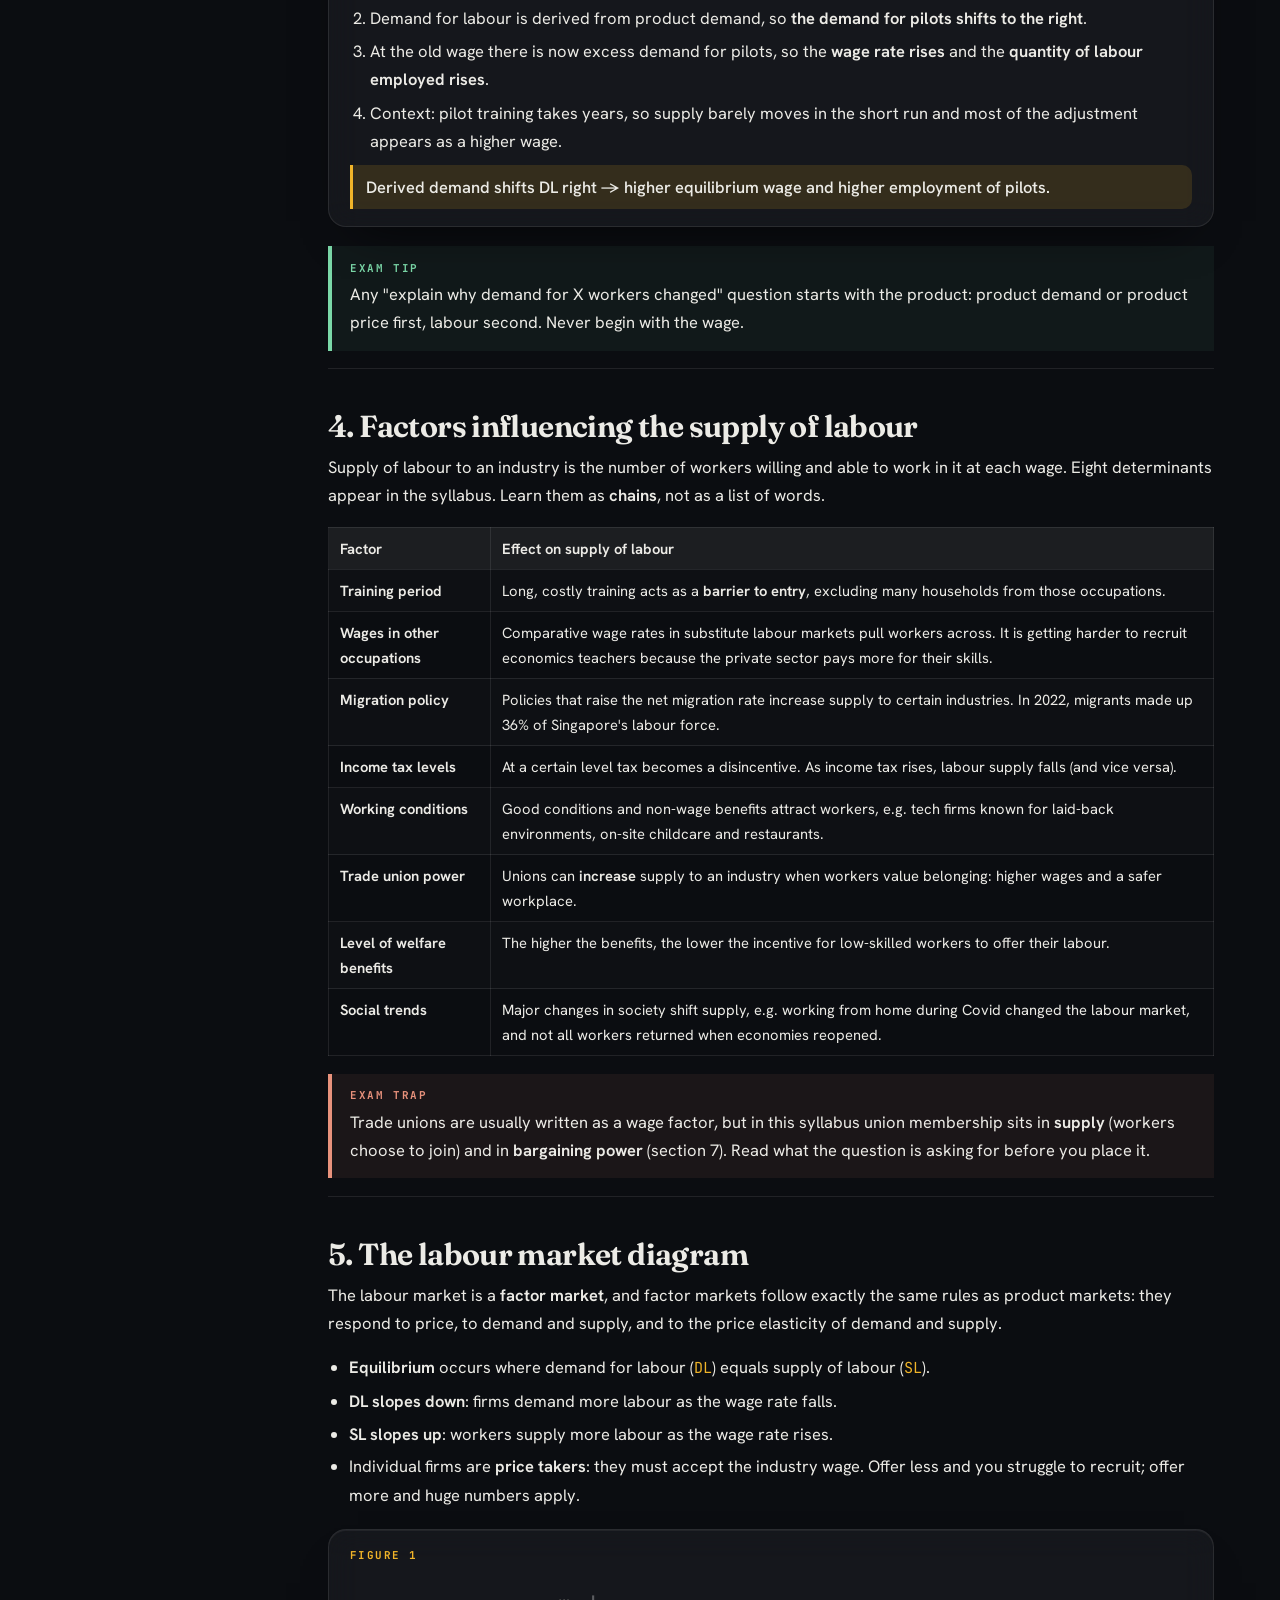
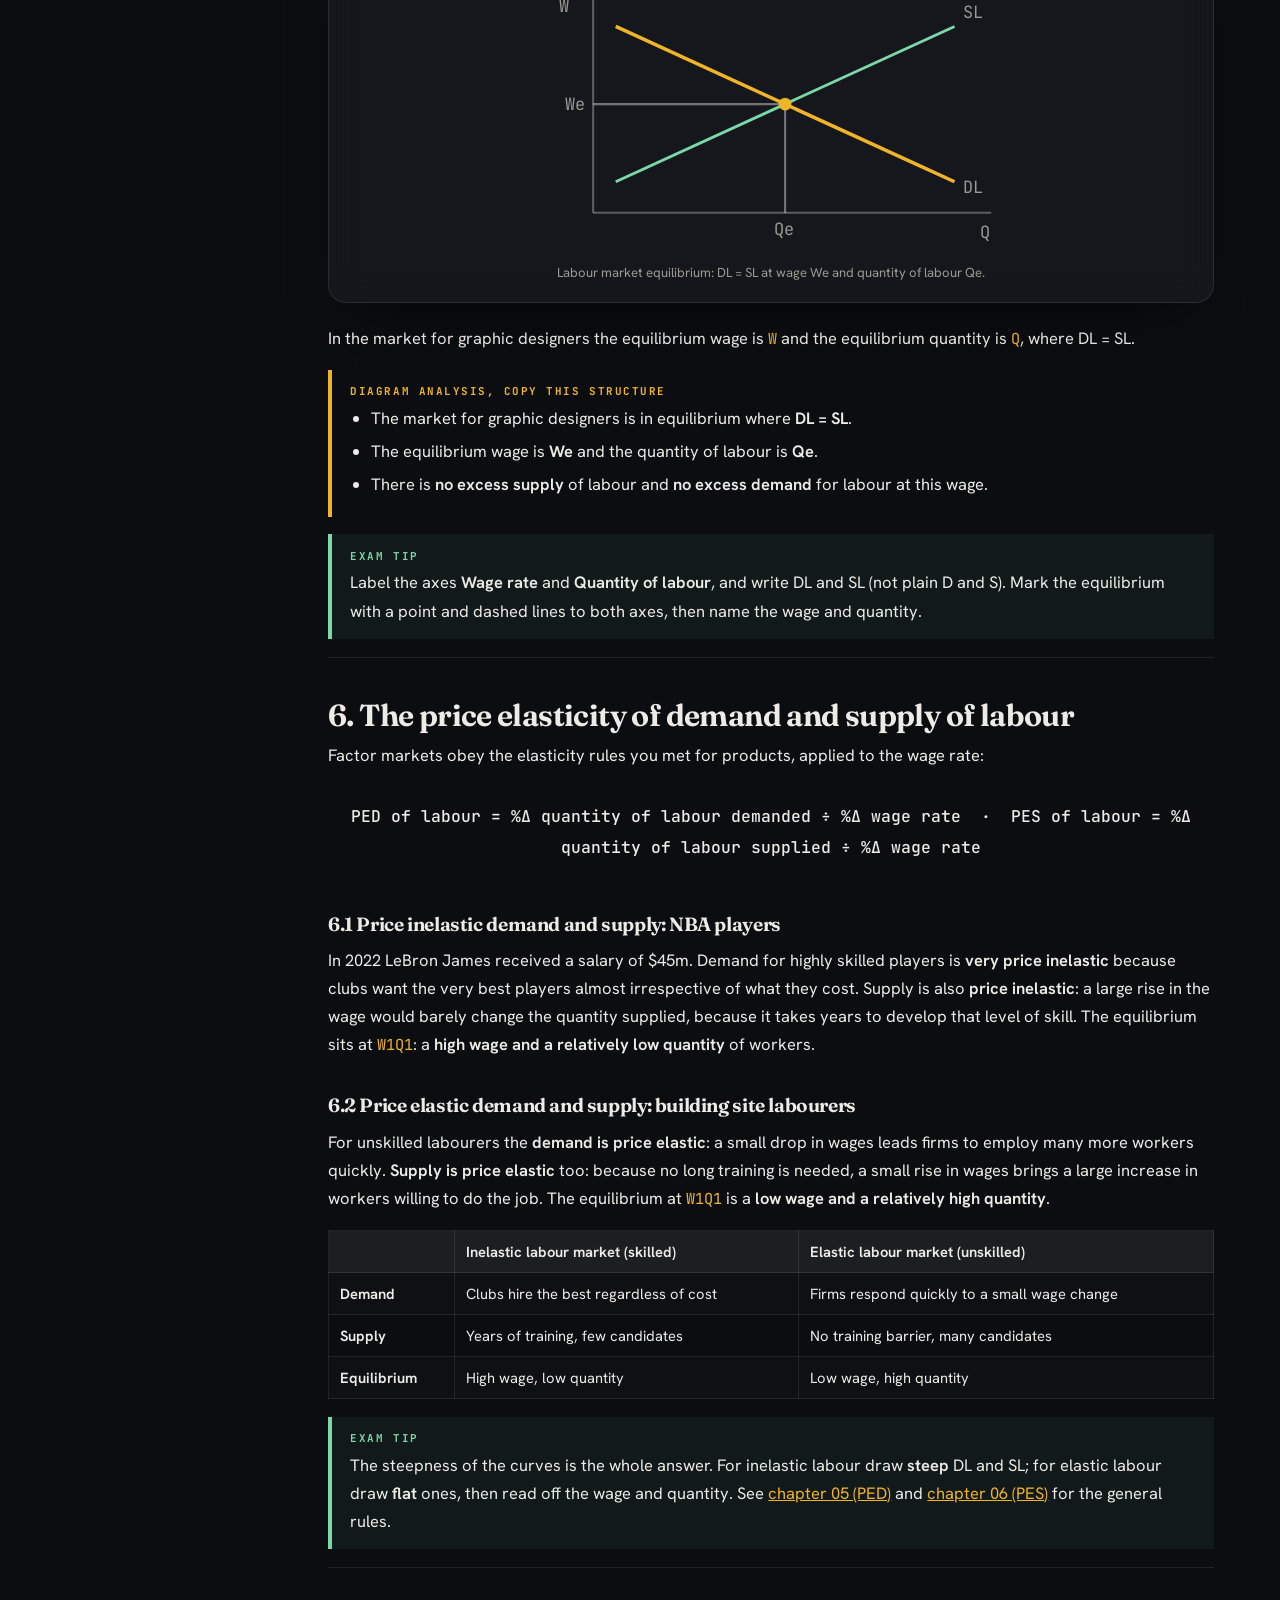
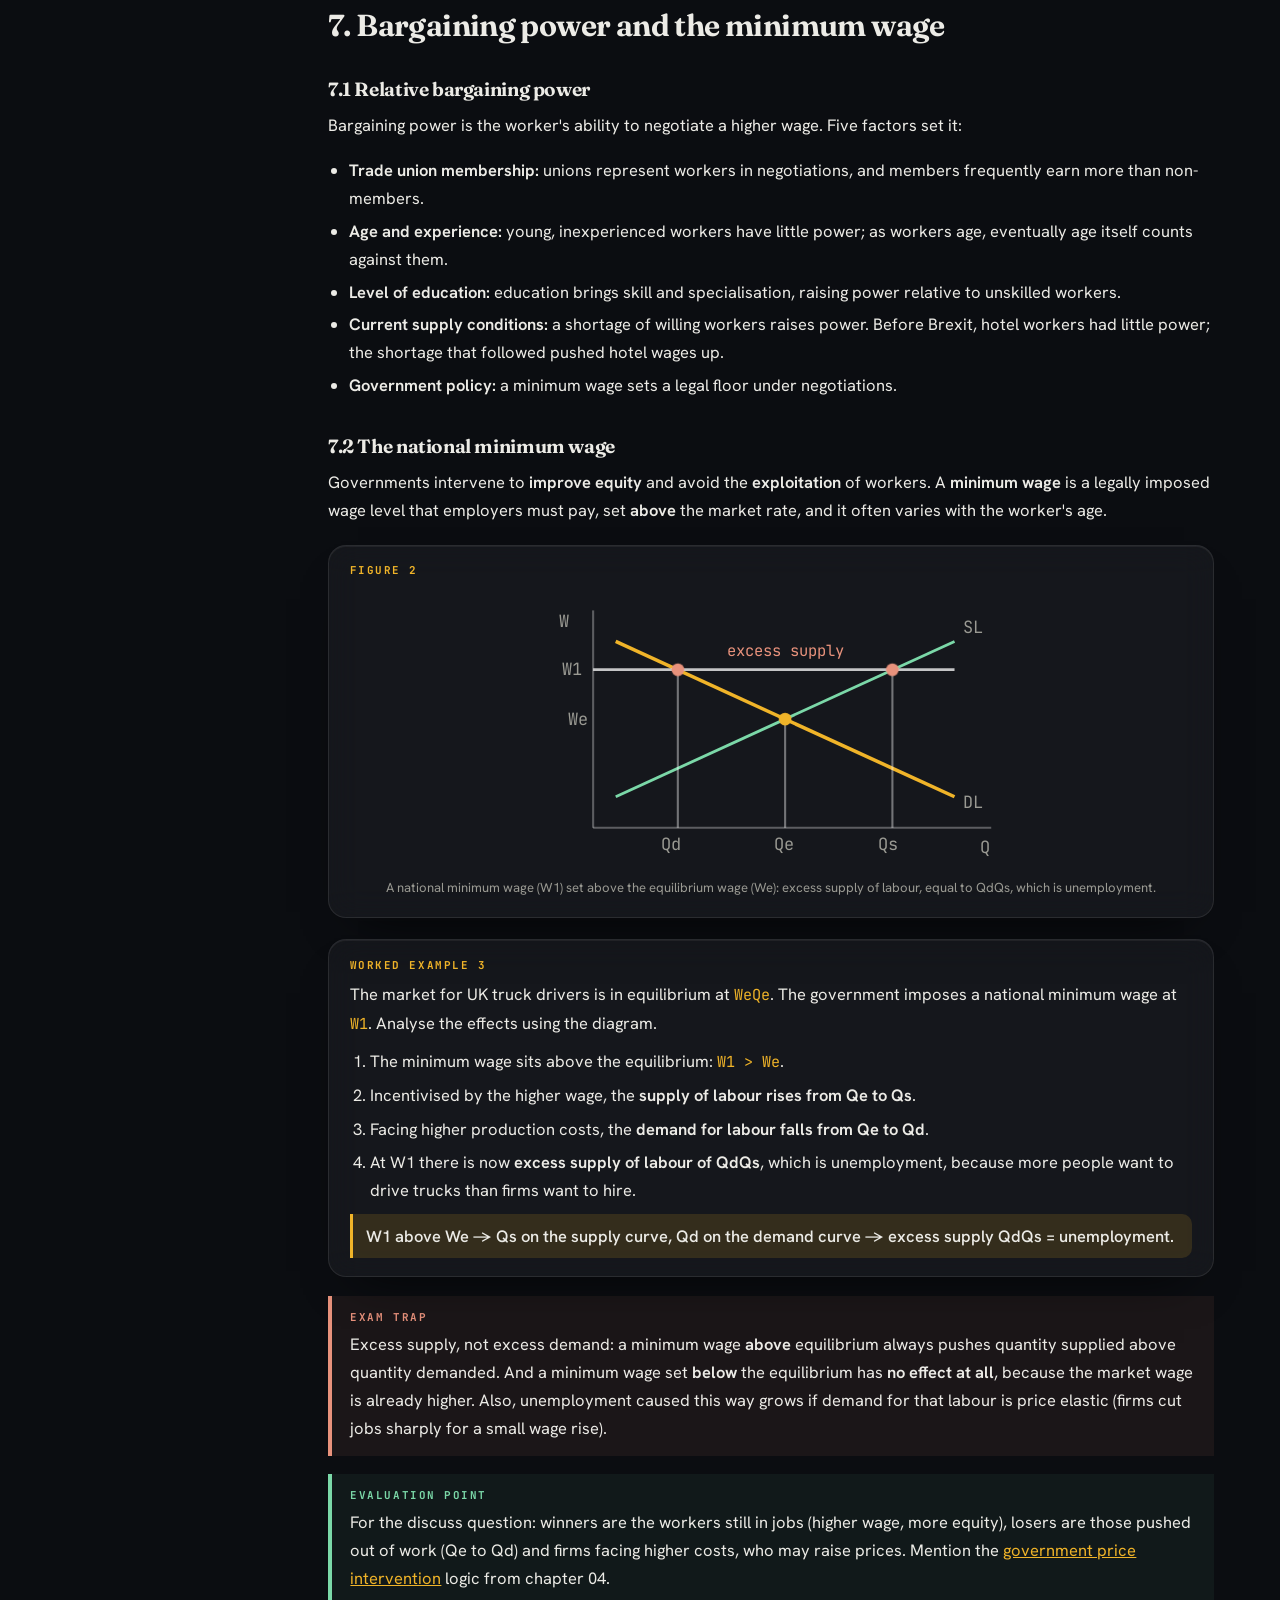
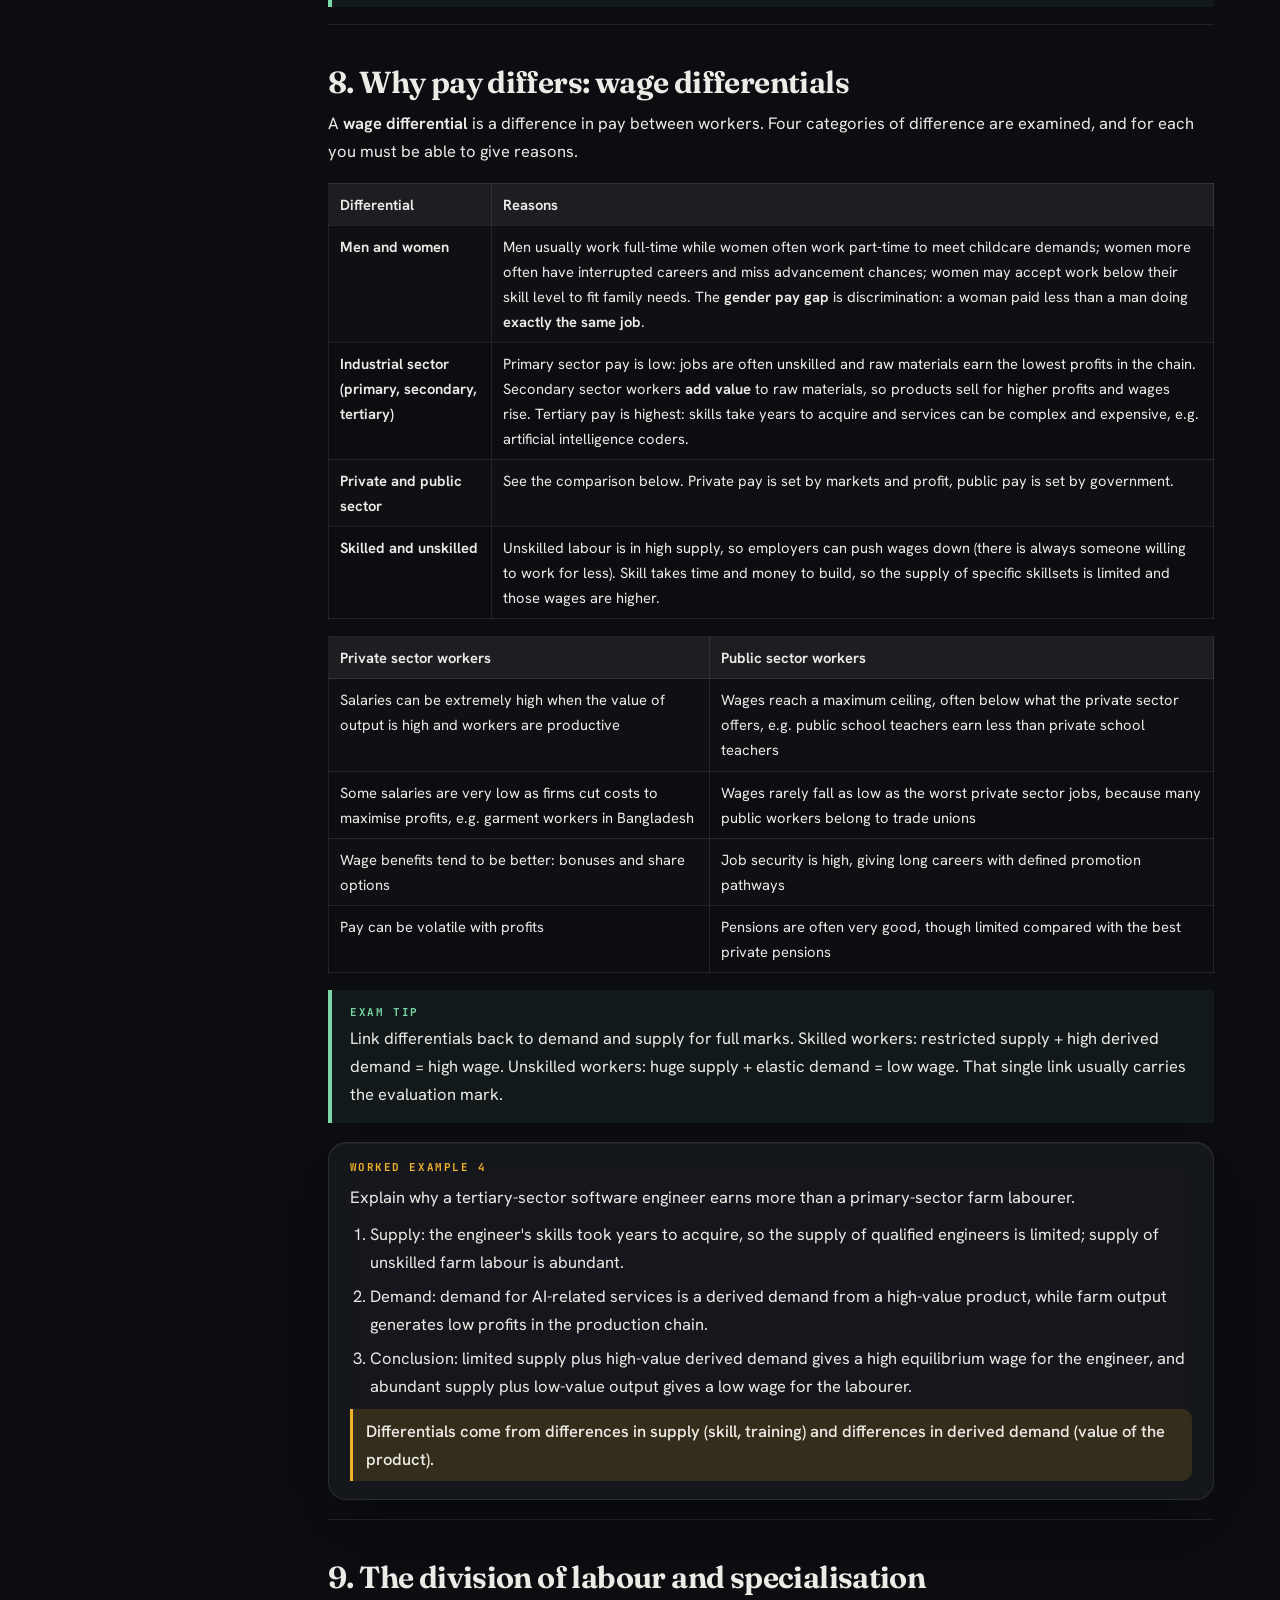
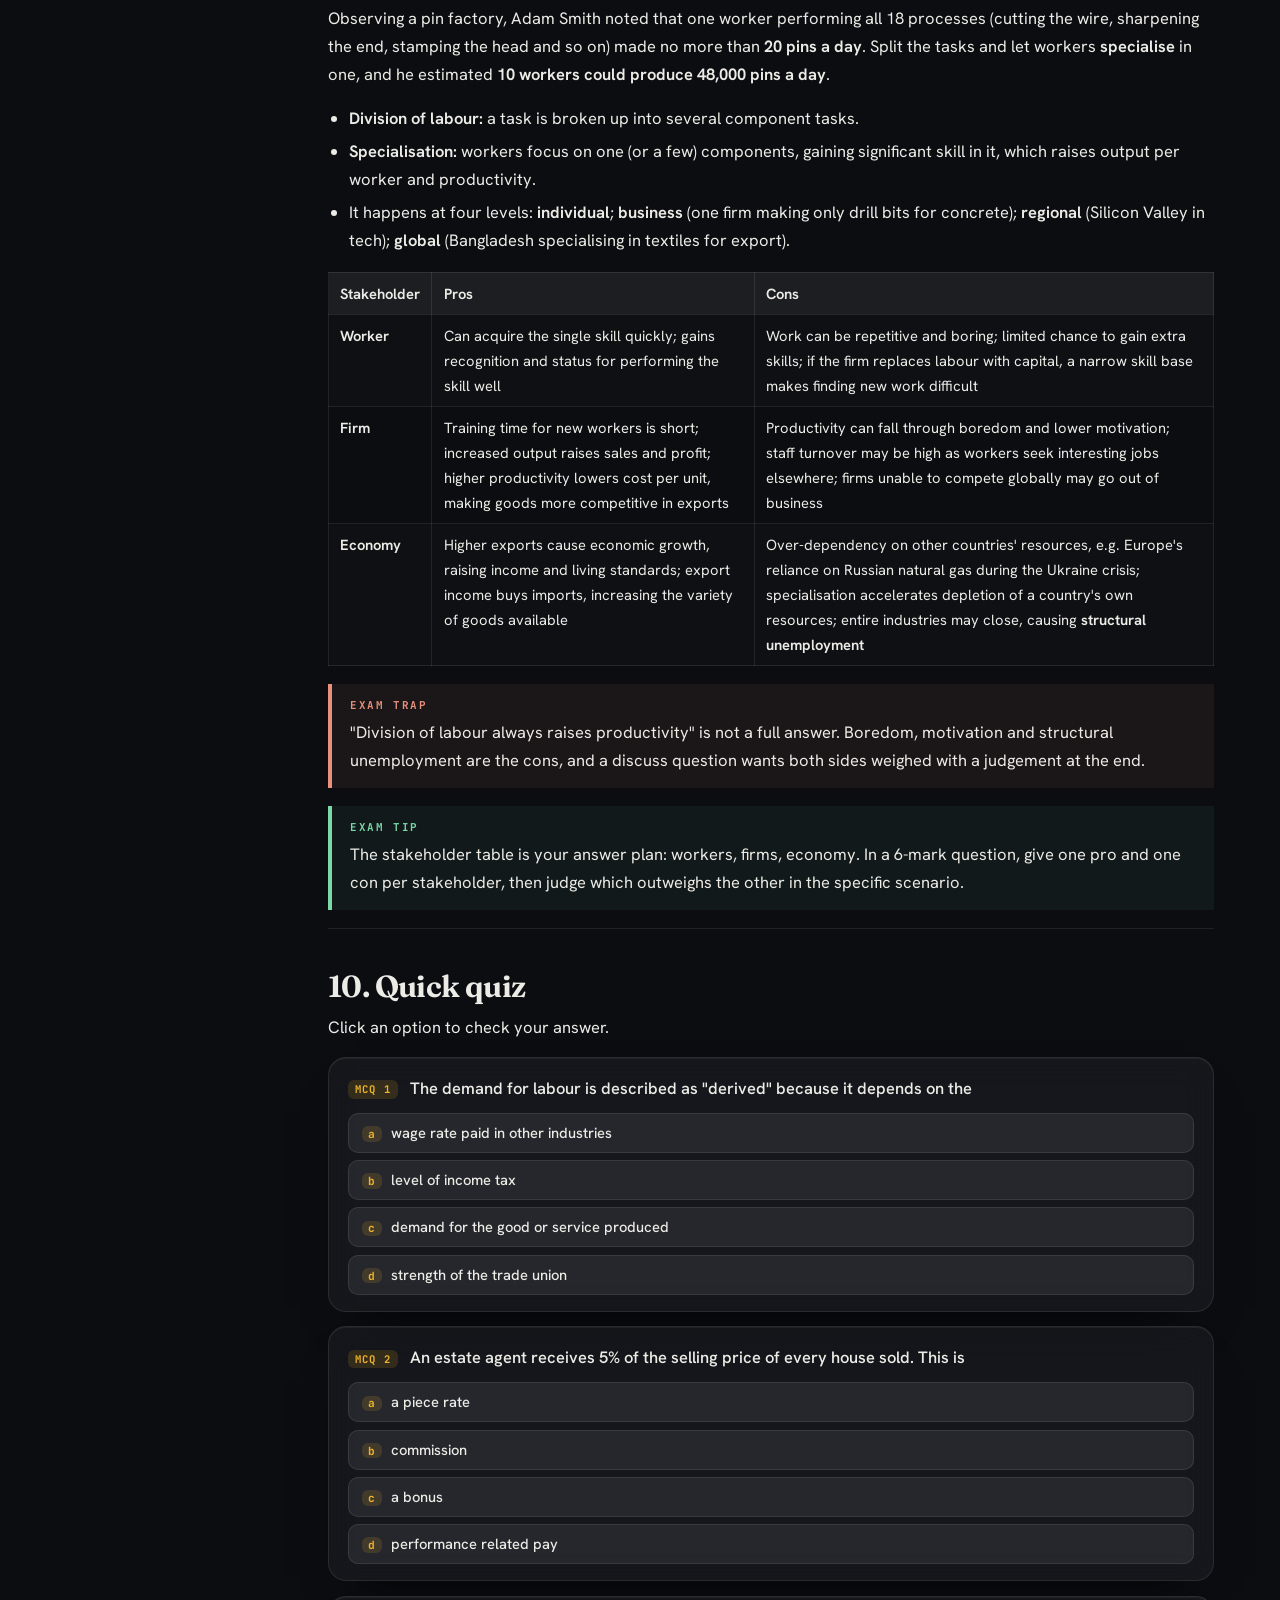
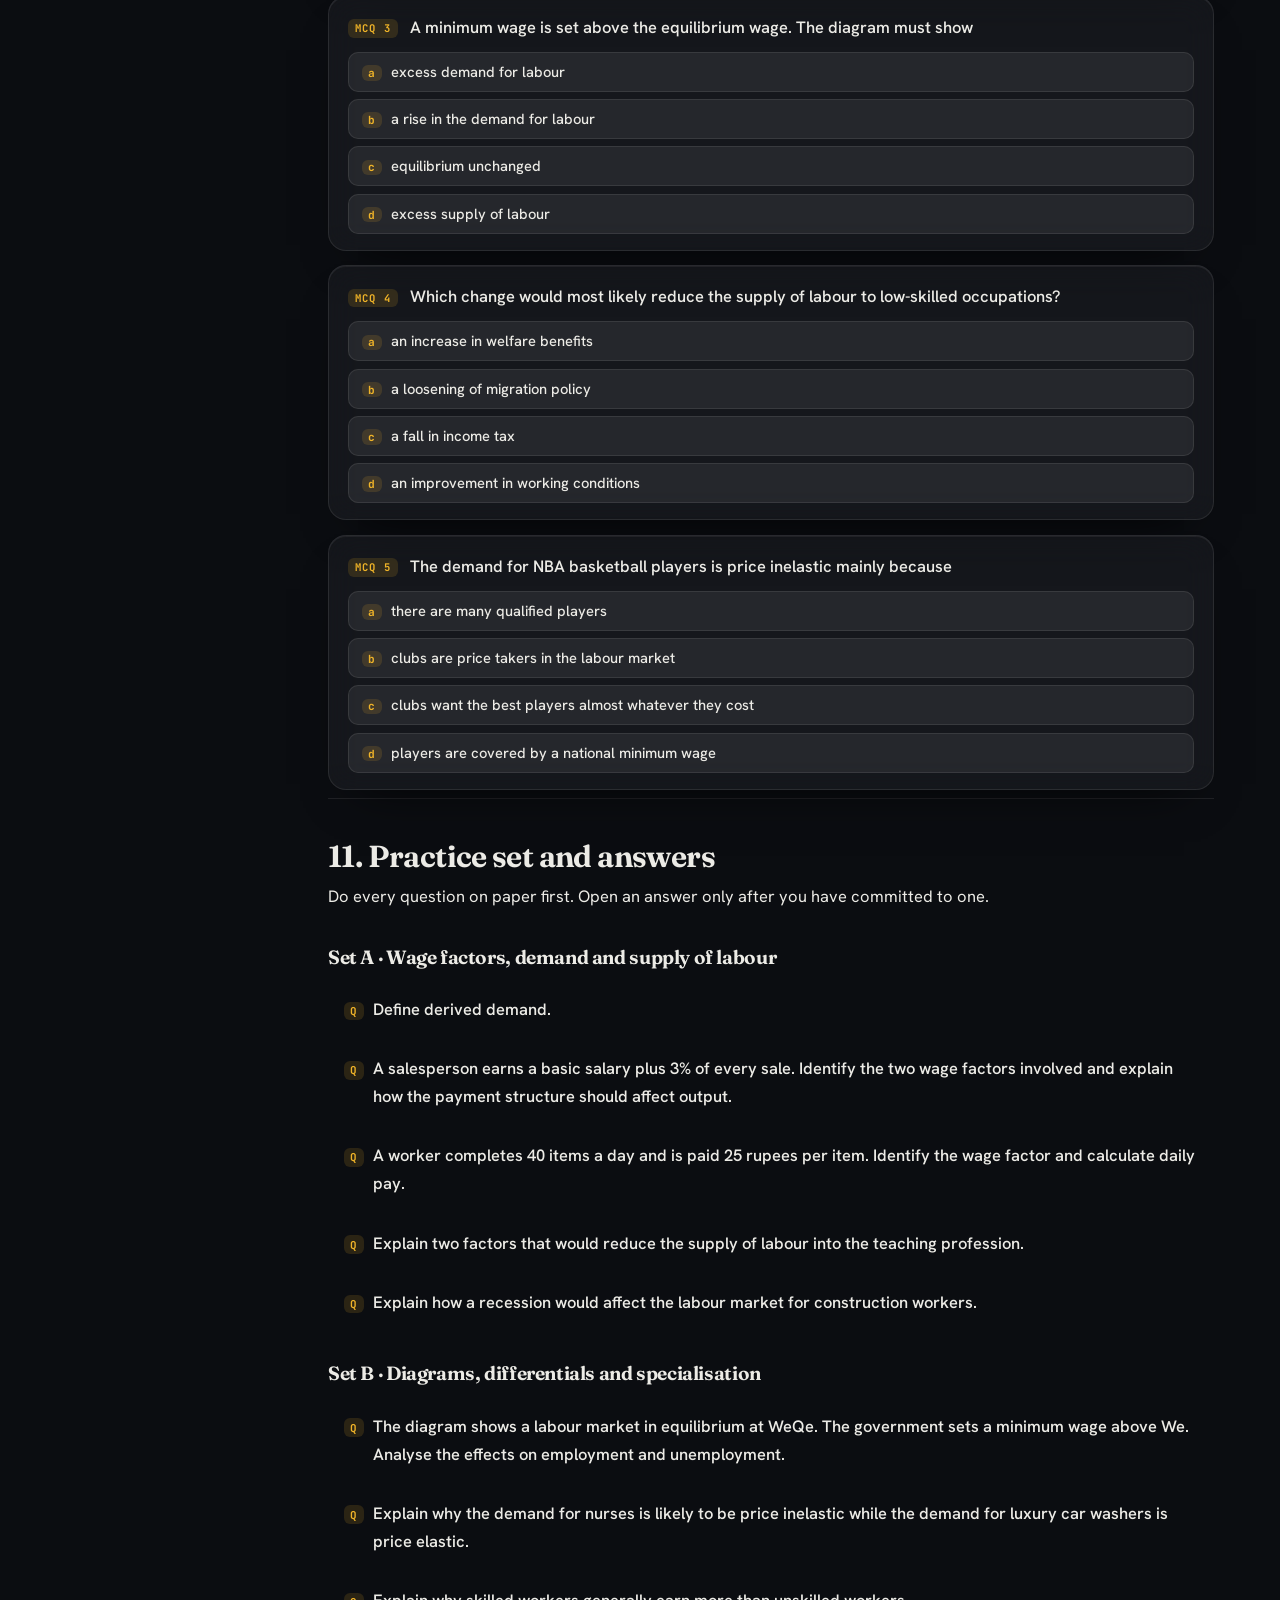
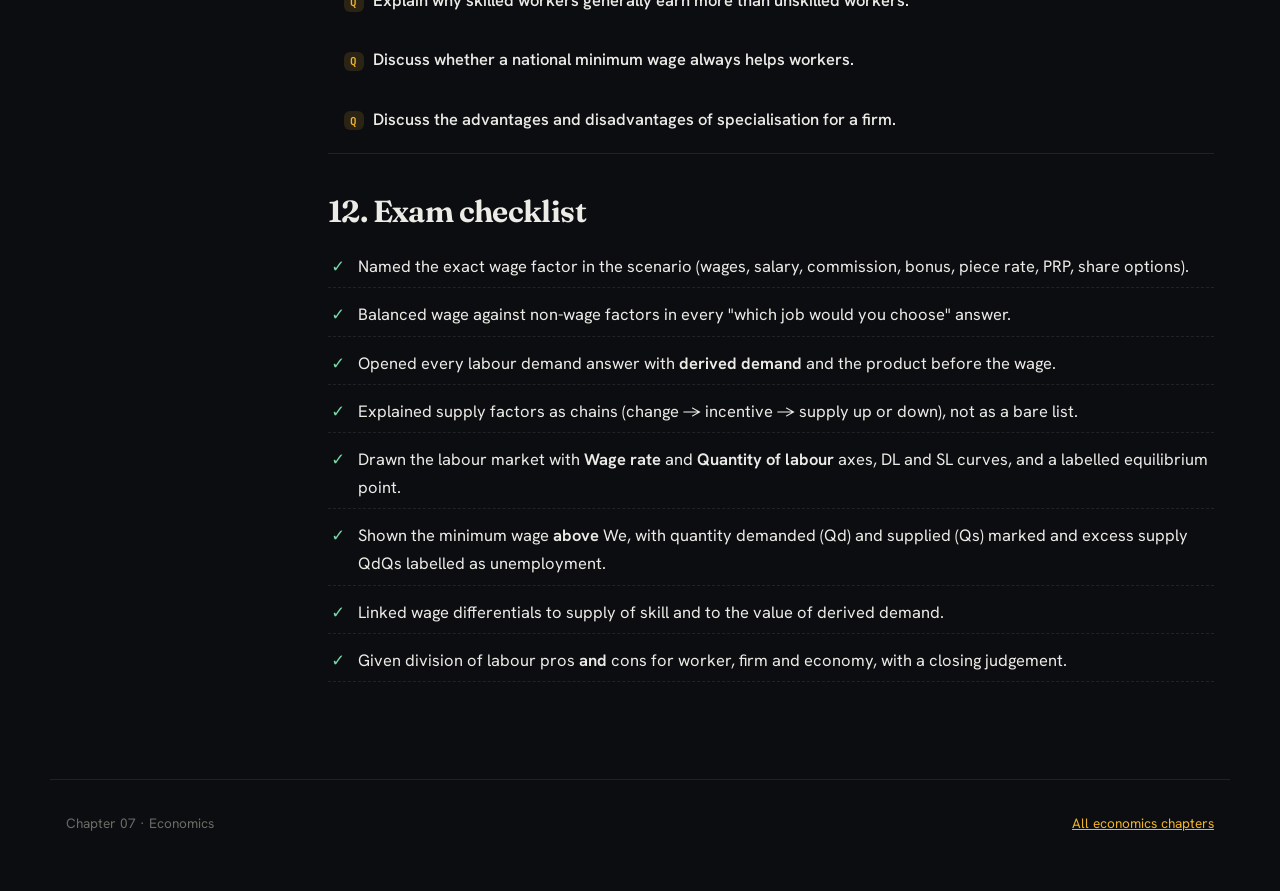
<file: economics-workers.html>
<!DOCTYPE html>
<html lang="en">
<head>
<meta charset="UTF-8">
<meta name="viewport" content="width=device-width, initial-scale=1.0">
<title>Workers · Economics Notes</title>
<meta name="description" content="O Level economics notes on workers: wage and non-wage factors, derived demand and supply of labour, labour market equilibrium, PED and PES of labour, minimum wage, wage differentials and the division of labour.">
<link rel="preconnect" href="https://fonts.googleapis.com">
<link rel="preconnect" href="https://fonts.gstatic.com" crossorigin>
<link href="https://fonts.googleapis.com/css2?family=Fraunces:opsz,wght@9..144,500;9..144,650;9..144,750&family=Hanken+Grotesk:wght@400;500;600;700&family=JetBrains+Mono:wght@400;500;700&display=swap" rel="stylesheet">
<link rel="stylesheet" href="css/site.css?v=2">
</head>
<body>

<header class="nav glass">
  <a class="brand" href="index.html"><span class="mark">∑</span><span class="word">O Level Notes</span></a>
  <nav class="nav-links">
    <a href="maths.html">Maths</a>
    <a href="economics.html" aria-current="page">Economics</a>
  </nav>
  <button class="nav-calc" data-calc-open>Calculator</button>
</header>

<div class="page">
<aside class="toc glass" aria-label="Chapter contents">
  <div class="toc-title">On this page</div>
  <a href="#wages">1. Wage factors</a>
  <a href="#nonwage">2. Non-wage factors</a>
  <a href="#demand">3. Demand for labour</a>
  <a href="#supply">4. Supply of labour</a>
  <a href="#market">5. The labour market</a>
  <a href="#elasticity">6. PED &amp; PES of labour</a>
  <a href="#minwage">7. Bargaining power &amp; minimum wage</a>
  <a href="#differentials">8. Wage differentials</a>
  <a href="#division">9. Division of labour</a>
  <a href="#quiz">10. Quick quiz</a>
  <a href="#practice">11. Practice &amp; answers</a>
  <a href="#checklist">12. Exam checklist</a>
</aside>

<main class="chapter">
  <div class="chapter-hero glass" data-reveal>
    <span class="eyebrow">Chapter 07 · Economics</span>
    <h1>Workers: wages, the labour market and specialisation</h1>
    <p class="meta">The full workers topic: wage and non-wage factors, derived demand, supply of labour, labour market diagrams, elasticity of labour, bargaining power, minimum wage, wage differentials and the division of labour.</p>
    <div class="chips">
      <span class="chip">CAIE 2281</span>
      <span class="chip">IGCSE 0455</span>
    </div>
  </div>

  <section id="wages" data-reveal>
    <h2>1. Wage factors: the financial payments</h2>
    <p>The <strong>occupational choice</strong> of a worker is decided by weighing <strong>wage factors</strong> against <strong>non-wage factors</strong>. Wage factors are the financial payments a worker receives for their labour. Learn every row of this table: the exam asks you to identify which type of pay a scenario describes, or to calculate with it.</p>
    <table>
      <tr><th>Wage factor</th><th>How it works (with the example you should be able to calculate)</th></tr>
      <tr><td><strong>Wages</strong></td><td>An agreed amount per hour, calculated from hours worked. A student working 6 hours a day, 5 days a week at $10/hour earns 6 × 5 × $10 = <strong>$300 a week</strong>.</td></tr>
      <tr><td><strong>Salary</strong></td><td>An agreed <strong>annual</strong> figure, divided by 12 and paid monthly (in the USA often divided by 24 and paid fortnightly). Hours may vary each month, the pay never does.</td></tr>
      <tr><td><strong>Commission</strong></td><td>A <strong>percentage of the value of the sale</strong>. Estate agents typically receive 3 to 7% of a property's selling price. It motivates employees to maximise sales.</td></tr>
      <tr><td><strong>Bonus</strong></td><td>Money paid <strong>on top of salary</strong>, usually a single annual payment, often when the firm makes high profits or as a reward for exceptional performance.</td></tr>
      <tr><td><strong>Piece rate pay</strong></td><td>A fixed amount for <strong>each completed item</strong>, e.g. 25 rupees for every pair of socks a worker produces.</td></tr>
      <tr><td><strong>Performance related pay (PRP)</strong></td><td>Payment based on how well the worker performs. People doing <strong>exactly the same job</strong> can receive different pay for different outcomes.</td></tr>
      <tr><td><strong>Share options</strong></td><td>Shares in the company, usually in addition to salary. Their value on any day is <span class="m">number of shares × share price</span>.</td></tr>
    </table>
    <div class="formula"><code>weekly wage = hourly wage × hours per day × days per week &nbsp;·&nbsp; value of shares = number of shares × share price</code></div>
    <div class="example glass">
      <span class="label">Worked example 1</span>
      <p>A worker on a salary of $24,000 a year also holds 800 share options. The share price rises from $3.50 to $5.20 during the year. Calculate her total pay from both sources this year.</p>
      <ol class="steps">
        <li>Salary is fixed: <span class="m">$24,000</span> regardless of hours worked</li>
        <li>Value of shares at the new price: <span class="m">800 × $5.20 = $4,160</span></li>
        <li>Total: <span class="m">$24,000 + $4,160 = $28,160</span></li>
      </ol>
      <p class="answer">$28,160 ($24,000 salary + $4,160 in shares)</p>
    </div>
    <div class="box good"><span class="label">Exam tip</span>When a question describes pay that "varies with output" or "is paid per unit", it is a <strong>piece rate</strong> or <strong>commission</strong>. When it is "a share of profit paid once a year on top of salary", it is a <strong>bonus</strong>. Name the factor before you explain it: one mark is usually for the label.</div>
  </section>

  <section id="nonwage" data-reveal>
    <h2>2. Non-wage factors: everything else that matters</h2>
    <p>Non-wage factors are the influences outside the pay packet that still change whether a worker accepts, stays in or leaves a job. They are the reason two jobs with identical wages are never really identical.</p>
    <table>
      <tr><th>Non-wage factor</th><th>Why it influences occupational choice</th></tr>
      <tr><td><strong>Fringe benefits</strong></td><td>Childcare, free lunches, gym membership or a company car, provided on top of salary. They can be worth thousands and sway a decision on their own.</td></tr>
      <tr><td><strong>Length of training or education</strong></td><td>The longer the study or training, the fewer people enter that occupation. It usually takes seven years to qualify as a lawyer.</td></tr>
      <tr><td><strong>Job security</strong></td><td>Contracts differ by industry: some run for one to four years. A long contract (or a permanent post) reduces the risk of losing income.</td></tr>
      <tr><td><strong>Job satisfaction</strong></td><td>Enjoying the work itself is a large part of job satisfaction, and workers will often change career to get more of it.</td></tr>
      <tr><td><strong>Career prospects</strong></td><td>A defined pathway for promotion, with salary increases attached, makes a job far more attractive.</td></tr>
      <tr><td><strong>Level of challenge</strong></td><td>Some workers choose an occupation for the challenge of the role, e.g. firefighters.</td></tr>
      <tr><td><strong>Status</strong></td><td>Jobs with high recognition in society appeal to many workers: doctors, surgeons and lawyers.</td></tr>
    </table>
    <div class="box warn"><span class="label">Exam trap</span>"A high wage means everyone will take the job." No. Long training, poor security or low status can repel workers even at high pay, and a low-paid job with great benefits and security can still attract. In "discuss" questions, always weigh both sides of the wage vs non-wage balance.</div>
    <div class="box"><span class="label">Model sentence</span>"Although the salary is lower, the generous fringe benefits (on-site childcare) and higher job security mean the non-wage factors outweigh the wage factor for this worker."</div>
  </section>

  <section id="demand" data-reveal>
    <h2>3. The demand for labour is a derived demand</h2>
    <p>The <strong>labour market</strong> has two sides: <strong>households</strong> sell labour, <strong>firms</strong> buy it. Workers supply labour, firms demand labour. Crucially, the demand for labour is a <strong>derived demand</strong>: it exists only because there is demand for the good or service the labour produces. If demand for the product rises, demand for labour rises, and vice versa.</p>
    <table>
      <tr><th>Determinant</th><th>Chain of analysis</th></tr>
      <tr><td><strong>The price of the product being produced</strong></td><td>Selling price rises → firm is incentivised to supply more → <strong>demand for labour rises</strong>.</td></tr>
      <tr><td><strong>The demand for the final product</strong></td><td>Booming economy → demand for most goods and services high → demand for labour high. Recession → demand falls → demand for labour falls.</td></tr>
      <tr><td><strong>Ability to substitute capital for labour</strong></td><td>Firms constantly ask whether machines are cheaper than workers. If switching to capital is more cost effective, <strong>demand for labour falls</strong>.</td></tr>
      <tr><td><strong>The productivity of labour</strong></td><td>Training raises productivity → average costs fall → firm expands and <strong>demand for labour rises</strong>.</td></tr>
    </table>
    <div class="example glass">
      <span class="label">Worked example 2</span>
      <p>Air travel demand surges after a recession ends. Using the concept of derived demand, analyse what happens to the labour market for airline pilots.</p>
      <ol class="steps">
        <li>Demand for air travel (the product) rises, so airlines need more flights.</li>
        <li>Demand for labour is derived from product demand, so <strong>the demand for pilots shifts to the right</strong>.</li>
        <li>At the old wage there is now excess demand for pilots, so the <strong>wage rate rises</strong> and the <strong>quantity of labour employed rises</strong>.</li>
        <li>Context: pilot training takes years, so supply barely moves in the short run and most of the adjustment appears as a higher wage.</li>
      </ol>
      <p class="answer">Derived demand shifts DL right → higher equilibrium wage and higher employment of pilots.</p>
    </div>
    <div class="box good"><span class="label">Exam tip</span>Any "explain why demand for X workers changed" question starts with the product: product demand or product price first, labour second. Never begin with the wage.</div>
  </section>

  <section id="supply" data-reveal>
    <h2>4. Factors influencing the supply of labour</h2>
    <p>Supply of labour to an industry is the number of workers willing and able to work in it at each wage. Eight determinants appear in the syllabus. Learn them as <strong>chains</strong>, not as a list of words.</p>
    <table>
      <tr><th>Factor</th><th>Effect on supply of labour</th></tr>
      <tr><td><strong>Training period</strong></td><td>Long, costly training acts as a <strong>barrier to entry</strong>, excluding many households from those occupations.</td></tr>
      <tr><td><strong>Wages in other occupations</strong></td><td>Comparative wage rates in substitute labour markets pull workers across. It is getting harder to recruit economics teachers because the private sector pays more for their skills.</td></tr>
      <tr><td><strong>Migration policy</strong></td><td>Policies that raise the net migration rate increase supply to certain industries. In 2022, migrants made up 36% of Singapore's labour force.</td></tr>
      <tr><td><strong>Income tax levels</strong></td><td>At a certain level tax becomes a disincentive. As income tax rises, labour supply falls (and vice versa).</td></tr>
      <tr><td><strong>Working conditions</strong></td><td>Good conditions and non-wage benefits attract workers, e.g. tech firms known for laid-back environments, on-site childcare and restaurants.</td></tr>
      <tr><td><strong>Trade union power</strong></td><td>Unions can <strong>increase</strong> supply to an industry when workers value belonging: higher wages and a safer workplace.</td></tr>
      <tr><td><strong>Level of welfare benefits</strong></td><td>The higher the benefits, the lower the incentive for low-skilled workers to offer their labour.</td></tr>
      <tr><td><strong>Social trends</strong></td><td>Major changes in society shift supply, e.g. working from home during Covid changed the labour market, and not all workers returned when economies reopened.</td></tr>
    </table>
    <div class="box warn"><span class="label">Exam trap</span>Trade unions are usually written as a wage factor, but in this syllabus union membership sits in <strong>supply</strong> (workers choose to join) and in <strong>bargaining power</strong> (section 7). Read what the question is asking for before you place it.</div>
  </section>

  <section id="market" data-reveal>
    <h2>5. The labour market diagram</h2>
    <p>The labour market is a <strong>factor market</strong>, and factor markets follow exactly the same rules as product markets: they respond to price, to demand and supply, and to the price elasticity of demand and supply.</p>
    <ul>
      <li><strong>Equilibrium</strong> occurs where demand for labour (<span class="m">DL</span>) equals supply of labour (<span class="m">SL</span>).</li>
      <li><strong>DL slopes down</strong>: firms demand more labour as the wage rate falls.</li>
      <li><strong>SL slopes up</strong>: workers supply more labour as the wage rate rises.</li>
      <li>Individual firms are <strong>price takers</strong>: they must accept the industry wage. Offer less and you struggle to recruit; offer more and huge numbers apply.</li>
    </ul>
    <figure class="fig glass" data-reveal>
      <span class="label">Figure 1</span>
      <svg viewBox="0 0 340 200" class="draw" fill="none" aria-hidden="true">
        <line class="stroke" x1="44" y1="172" x2="326" y2="172" stroke="#ffffff" stroke-opacity="0.3" stroke-width="1.5"/>
        <line class="stroke d1" x1="44" y1="172" x2="44" y2="18" stroke="#ffffff" stroke-opacity="0.3" stroke-width="1.5"/>
        <line class="stroke d2" x1="60" y1="40" x2="300" y2="150" stroke="#f0b429" stroke-width="2.5"/>
        <line class="stroke d3" x1="60" y1="150" x2="300" y2="40" stroke="#7bd8a8" stroke-width="2"/>
        <line class="stroke d3" x1="44" y1="95" x2="180" y2="95" stroke="#ffffff" stroke-opacity="0.4" stroke-width="1.5" stroke-dasharray="4 5"/>
        <line class="stroke d3" x1="180" y1="95" x2="180" y2="172" stroke="#ffffff" stroke-opacity="0.4" stroke-width="1.5" stroke-dasharray="4 5"/>
        <circle class="dot-pop p3" cx="180" cy="95" r="4.5" fill="#f0b429"/>
        <text x="20" y="30" fill="#9a9a93" font-size="12">W</text>
        <text x="318" y="190" fill="#9a9a93" font-size="12">Q</text>
        <text x="306" y="158" fill="#9a9a93" font-size="12">DL</text>
        <text x="306" y="34" fill="#9a9a93" font-size="12">SL</text>
        <text x="24" y="99" fill="#9a9a93" font-size="12">We</text>
        <text x="172" y="188" fill="#9a9a93" font-size="12">Qe</text>
      </svg>
      <figcaption>Labour market equilibrium: DL = SL at wage We and quantity of labour Qe.</figcaption>
    </figure>
    <p>In the market for graphic designers the equilibrium wage is <span class="m">W</span> and the equilibrium quantity is <span class="m">Q</span>, where DL = SL.</p>
    <div class="box"><span class="label">Diagram analysis, copy this structure</span>
      <ul style="margin:.3rem 0">
        <li>The market for graphic designers is in equilibrium where <strong>DL = SL</strong>.</li>
        <li>The equilibrium wage is <strong>We</strong> and the quantity of labour is <strong>Qe</strong>.</li>
        <li>There is <strong>no excess supply</strong> of labour and <strong>no excess demand</strong> for labour at this wage.</li>
      </ul>
    </div>
    <div class="box good"><span class="label">Exam tip</span>Label the axes <strong>Wage rate</strong> and <strong>Quantity of labour</strong>, and write DL and SL (not plain D and S). Mark the equilibrium with a point and dashed lines to both axes, then name the wage and quantity.</div>
  </section>

  <section id="elasticity" data-reveal>
    <h2>6. The price elasticity of demand and supply of labour</h2>
    <p>Factor markets obey the elasticity rules you met for products, applied to the wage rate:</p>
    <div class="formula"><code>PED of labour = %Δ quantity of labour demanded ÷ %Δ wage rate &nbsp;·&nbsp; PES of labour = %Δ quantity of labour supplied ÷ %Δ wage rate</code></div>
    <h3>6.1 Price inelastic demand and supply: NBA players</h3>
    <p>In 2022 LeBron James received a salary of $45m. Demand for highly skilled players is <strong>very price inelastic</strong> because clubs want the very best players almost irrespective of what they cost. Supply is also <strong>price inelastic</strong>: a large rise in the wage would barely change the quantity supplied, because it takes years to develop that level of skill. The equilibrium sits at <span class="m">W1Q1</span>: a <strong>high wage and a relatively low quantity</strong> of workers.</p>
    <h3>6.2 Price elastic demand and supply: building site labourers</h3>
    <p>For unskilled labourers the <strong>demand is price elastic</strong>: a small drop in wages leads firms to employ many more workers quickly. <strong>Supply is price elastic</strong> too: because no long training is needed, a small rise in wages brings a large increase in workers willing to do the job. The equilibrium at <span class="m">W1Q1</span> is a <strong>low wage and a relatively high quantity</strong>.</p>
    <table>
      <tr><th></th><th>Inelastic labour market (skilled)</th><th>Elastic labour market (unskilled)</th></tr>
      <tr><td><strong>Demand</strong></td><td>Clubs hire the best regardless of cost</td><td>Firms respond quickly to a small wage change</td></tr>
      <tr><td><strong>Supply</strong></td><td>Years of training, few candidates</td><td>No training barrier, many candidates</td></tr>
      <tr><td><strong>Equilibrium</strong></td><td>High wage, low quantity</td><td>Low wage, high quantity</td></tr>
    </table>
    <div class="box good"><span class="label">Exam tip</span>The steepness of the curves is the whole answer. For inelastic labour draw <strong>steep</strong> DL and SL; for elastic labour draw <strong>flat</strong> ones, then read off the wage and quantity. See <a href="economics-ped.html">chapter 05 (PED)</a> and <a href="economics-pes.html">chapter 06 (PES)</a> for the general rules.</div>
  </section>

  <section id="minwage" data-reveal>
    <h2>7. Bargaining power and the minimum wage</h2>
    <h3>7.1 Relative bargaining power</h3>
    <p>Bargaining power is the worker's ability to negotiate a higher wage. Five factors set it:</p>
    <ul>
      <li><strong>Trade union membership:</strong> unions represent workers in negotiations, and members frequently earn more than non-members.</li>
      <li><strong>Age and experience:</strong> young, inexperienced workers have little power; as workers age, eventually age itself counts against them.</li>
      <li><strong>Level of education:</strong> education brings skill and specialisation, raising power relative to unskilled workers.</li>
      <li><strong>Current supply conditions:</strong> a shortage of willing workers raises power. Before Brexit, hotel workers had little power; the shortage that followed pushed hotel wages up.</li>
      <li><strong>Government policy:</strong> a minimum wage sets a legal floor under negotiations.</li>
    </ul>
    <h3>7.2 The national minimum wage</h3>
    <p>Governments intervene to <strong>improve equity</strong> and avoid the <strong>exploitation</strong> of workers. A <strong>minimum wage</strong> is a legally imposed wage level that employers must pay, set <strong>above</strong> the market rate, and it often varies with the worker's age.</p>
    <figure class="fig glass" data-reveal>
      <span class="label">Figure 2</span>
      <svg viewBox="0 0 340 200" class="draw" fill="none" aria-hidden="true">
        <line class="stroke" x1="44" y1="172" x2="326" y2="172" stroke="#ffffff" stroke-opacity="0.3" stroke-width="1.5"/>
        <line class="stroke d1" x1="44" y1="172" x2="44" y2="18" stroke="#ffffff" stroke-opacity="0.3" stroke-width="1.5"/>
        <line class="stroke d2" x1="60" y1="40" x2="300" y2="150" stroke="#f0b429" stroke-width="2.5"/>
        <line class="stroke d3" x1="60" y1="150" x2="300" y2="40" stroke="#7bd8a8" stroke-width="2"/>
        <line class="stroke d3" x1="44" y1="60" x2="300" y2="60" stroke="#ffffff" stroke-opacity="0.75" stroke-width="2"/>
        <line class="stroke d3" x1="104" y1="60" x2="104" y2="172" stroke="#ffffff" stroke-opacity="0.4" stroke-width="1.5" stroke-dasharray="4 5"/>
        <line class="stroke d3" x1="256" y1="60" x2="256" y2="172" stroke="#ffffff" stroke-opacity="0.4" stroke-width="1.5" stroke-dasharray="4 5"/>
        <line class="stroke d3" x1="180" y1="95" x2="180" y2="172" stroke="#ffffff" stroke-opacity="0.4" stroke-width="1.5" stroke-dasharray="4 5"/>
        <circle class="dot-pop p3" cx="180" cy="95" r="4.5" fill="#f0b429"/>
        <circle class="dot-pop p4" cx="104" cy="60" r="4.5" fill="#e8927c"/>
        <circle class="dot-pop p5" cx="256" cy="60" r="4.5" fill="#e8927c"/>
        <text x="20" y="30" fill="#9a9a93" font-size="12">W</text>
        <text x="318" y="190" fill="#9a9a93" font-size="12">Q</text>
        <text x="306" y="158" fill="#9a9a93" font-size="12">DL</text>
        <text x="306" y="34" fill="#9a9a93" font-size="12">SL</text>
        <text x="22" y="64" fill="#9a9a93" font-size="12">W1</text>
        <text x="26" y="99" fill="#9a9a93" font-size="12">We</text>
        <text x="92" y="188" fill="#9a9a93" font-size="12">Qd</text>
        <text x="172" y="188" fill="#9a9a93" font-size="12">Qe</text>
        <text x="246" y="188" fill="#9a9a93" font-size="12">Qs</text>
        <text x="180" y="50" text-anchor="middle" fill="#e8927c" font-size="11">excess supply</text>
      </svg>
      <figcaption>A national minimum wage (W1) set above the equilibrium wage (We): excess supply of labour, equal to QdQs, which is unemployment.</figcaption>
    </figure>
    <div class="example glass">
      <span class="label">Worked example 3</span>
      <p>The market for UK truck drivers is in equilibrium at <span class="m">WeQe</span>. The government imposes a national minimum wage at <span class="m">W1</span>. Analyse the effects using the diagram.</p>
      <ol class="steps">
        <li>The minimum wage sits above the equilibrium: <span class="m">W1 &gt; We</span>.</li>
        <li>Incentivised by the higher wage, the <strong>supply of labour rises from Qe to Qs</strong>.</li>
        <li>Facing higher production costs, the <strong>demand for labour falls from Qe to Qd</strong>.</li>
        <li>At W1 there is now <strong>excess supply of labour of QdQs</strong>, which is unemployment, because more people want to drive trucks than firms want to hire.</li>
      </ol>
      <p class="answer">W1 above We → Qs on the supply curve, Qd on the demand curve → excess supply QdQs = unemployment.</p>
    </div>
    <div class="box warn"><span class="label">Exam trap</span>Excess supply, not excess demand: a minimum wage <strong>above</strong> equilibrium always pushes quantity supplied above quantity demanded. And a minimum wage set <strong>below</strong> the equilibrium has <strong>no effect at all</strong>, because the market wage is already higher. Also, unemployment caused this way grows if demand for that labour is price elastic (firms cut jobs sharply for a small wage rise).</div>
    <div class="box good"><span class="label">Evaluation point</span>For the discuss question: winners are the workers still in jobs (higher wage, more equity), losers are those pushed out of work (Qe to Qd) and firms facing higher costs, who may raise prices. Mention the <a href="economics-price-changes.html">government price intervention</a> logic from chapter 04.</div>
  </section>

  <section id="differentials" data-reveal>
    <h2>8. Why pay differs: wage differentials</h2>
    <p>A <strong>wage differential</strong> is a difference in pay between workers. Four categories of difference are examined, and for each you must be able to give reasons.</p>
    <table>
      <tr><th>Differential</th><th>Reasons</th></tr>
      <tr><td><strong>Men and women</strong></td><td>Men usually work full-time while women often work part-time to meet childcare demands; women more often have interrupted careers and miss advancement chances; women may accept work below their skill level to fit family needs. The <strong>gender pay gap</strong> is discrimination: a woman paid less than a man doing <strong>exactly the same job</strong>.</td></tr>
      <tr><td><strong>Industrial sector (primary, secondary, tertiary)</strong></td><td>Primary sector pay is low: jobs are often unskilled and raw materials earn the lowest profits in the chain. Secondary sector workers <strong>add value</strong> to raw materials, so products sell for higher profits and wages rise. Tertiary pay is highest: skills take years to acquire and services can be complex and expensive, e.g. artificial intelligence coders.</td></tr>
      <tr><td><strong>Private and public sector</strong></td><td>See the comparison below. Private pay is set by markets and profit, public pay is set by government.</td></tr>
      <tr><td><strong>Skilled and unskilled</strong></td><td>Unskilled labour is in high supply, so employers can push wages down (there is always someone willing to work for less). Skill takes time and money to build, so the supply of specific skillsets is limited and those wages are higher.</td></tr>
    </table>
    <table>
      <tr><th>Private sector workers</th><th>Public sector workers</th></tr>
      <tr><td>Salaries can be extremely high when the value of output is high and workers are productive</td><td>Wages reach a maximum ceiling, often below what the private sector offers, e.g. public school teachers earn less than private school teachers</td></tr>
      <tr><td>Some salaries are very low as firms cut costs to maximise profits, e.g. garment workers in Bangladesh</td><td>Wages rarely fall as low as the worst private sector jobs, because many public workers belong to trade unions</td></tr>
      <tr><td>Wage benefits tend to be better: bonuses and share options</td><td>Job security is high, giving long careers with defined promotion pathways</td></tr>
      <tr><td>Pay can be volatile with profits</td><td>Pensions are often very good, though limited compared with the best private pensions</td></tr>
    </table>
    <div class="box good"><span class="label">Exam tip</span>Link differentials back to demand and supply for full marks. Skilled workers: restricted supply + high derived demand = high wage. Unskilled workers: huge supply + elastic demand = low wage. That single link usually carries the evaluation mark.</div>
    <div class="example glass">
      <span class="label">Worked example 4</span>
      <p>Explain why a tertiary-sector software engineer earns more than a primary-sector farm labourer.</p>
      <ol class="steps">
        <li>Supply: the engineer's skills took years to acquire, so the supply of qualified engineers is limited; supply of unskilled farm labour is abundant.</li>
        <li>Demand: demand for AI-related services is a derived demand from a high-value product, while farm output generates low profits in the production chain.</li>
        <li>Conclusion: limited supply plus high-value derived demand gives a high equilibrium wage for the engineer, and abundant supply plus low-value output gives a low wage for the labourer.</li>
      </ol>
      <p class="answer">Differentials come from differences in supply (skill, training) and differences in derived demand (value of the product).</p>
    </div>
  </section>

  <section id="division" data-reveal>
    <h2>9. The division of labour and specialisation</h2>
    <p>Observing a pin factory, Adam Smith noted that one worker performing all 18 processes (cutting the wire, sharpening the end, stamping the head and so on) made no more than <strong>20 pins a day</strong>. Split the tasks and let workers <strong>specialise</strong> in one, and he estimated <strong>10 workers could produce 48,000 pins a day</strong>.</p>
    <ul>
      <li><strong>Division of labour:</strong> a task is broken up into several component tasks.</li>
      <li><strong>Specialisation:</strong> workers focus on one (or a few) components, gaining significant skill in it, which raises output per worker and productivity.</li>
      <li>It happens at four levels: <strong>individual</strong>; <strong>business</strong> (one firm making only drill bits for concrete); <strong>regional</strong> (Silicon Valley in tech); <strong>global</strong> (Bangladesh specialising in textiles for export).</li>
    </ul>
    <table>
      <tr><th>Stakeholder</th><th>Pros</th><th>Cons</th></tr>
      <tr><td><strong>Worker</strong></td><td>Can acquire the single skill quickly; gains recognition and status for performing the skill well</td><td>Work can be repetitive and boring; limited chance to gain extra skills; if the firm replaces labour with capital, a narrow skill base makes finding new work difficult</td></tr>
      <tr><td><strong>Firm</strong></td><td>Training time for new workers is short; increased output raises sales and profit; higher productivity lowers cost per unit, making goods more competitive in exports</td><td>Productivity can fall through boredom and lower motivation; staff turnover may be high as workers seek interesting jobs elsewhere; firms unable to compete globally may go out of business</td></tr>
      <tr><td><strong>Economy</strong></td><td>Higher exports cause economic growth, raising income and living standards; export income buys imports, increasing the variety of goods available</td><td>Over-dependency on other countries' resources, e.g. Europe's reliance on Russian natural gas during the Ukraine crisis; specialisation accelerates depletion of a country's own resources; entire industries may close, causing <strong>structural unemployment</strong></td></tr>
    </table>
    <div class="box warn"><span class="label">Exam trap</span>"Division of labour always raises productivity" is not a full answer. Boredom, motivation and structural unemployment are the cons, and a discuss question wants both sides weighed with a judgement at the end.</div>
    <div class="box good"><span class="label">Exam tip</span>The stakeholder table is your answer plan: workers, firms, economy. In a 6-mark question, give one pro and one con per stakeholder, then judge which outweighs the other in the specific scenario.</div>
  </section>

  <section id="quiz" data-reveal>
    <h2>10. Quick quiz</h2>
    <p>Click an option to check your answer.</p>
    <div class="mcq-set">
      <div class="mcq glass" data-answer="c">
        <p class="mcq-q"><span class="mcq-tag">MCQ 1</span> The demand for labour is described as "derived" because it depends on the</p>
        <div class="mcq-opts">
          <button type="button" data-opt="a">wage rate paid in other industries</button>
          <button type="button" data-opt="b">level of income tax</button>
          <button type="button" data-opt="c">demand for the good or service produced</button>
          <button type="button" data-opt="d">strength of the trade union</button>
        </div>
        <p class="mcq-exp"><strong>Answer: C.</strong> Derived demand means labour is demanded only to produce a product, so product demand drives labour demand.</p>
      </div>
      <div class="mcq glass" data-answer="b">
        <p class="mcq-q"><span class="mcq-tag">MCQ 2</span> An estate agent receives 5% of the selling price of every house sold. This is</p>
        <div class="mcq-opts">
          <button type="button" data-opt="a">a piece rate</button>
          <button type="button" data-opt="b">commission</button>
          <button type="button" data-opt="c">a bonus</button>
          <button type="button" data-opt="d">performance related pay</button>
        </div>
        <p class="mcq-exp"><strong>Answer: B.</strong> Commission is a percentage of the value of the transaction, which is exactly what a 5% share of the sale price is.</p>
      </div>
      <div class="mcq glass" data-answer="d">
        <p class="mcq-q"><span class="mcq-tag">MCQ 3</span> A minimum wage is set above the equilibrium wage. The diagram must show</p>
        <div class="mcq-opts">
          <button type="button" data-opt="a">excess demand for labour</button>
          <button type="button" data-opt="b">a rise in the demand for labour</button>
          <button type="button" data-opt="c">equilibrium unchanged</button>
          <button type="button" data-opt="d">excess supply of labour</button>
        </div>
        <p class="mcq-exp"><strong>Answer: D.</strong> At a wage above equilibrium, quantity supplied exceeds quantity demanded, and the gap is unemployment.</p>
      </div>
      <div class="mcq glass" data-answer="a">
        <p class="mcq-q"><span class="mcq-tag">MCQ 4</span> Which change would most likely reduce the supply of labour to low-skilled occupations?</p>
        <div class="mcq-opts">
          <button type="button" data-opt="a">an increase in welfare benefits</button>
          <button type="button" data-opt="b">a loosening of migration policy</button>
          <button type="button" data-opt="c">a fall in income tax</button>
          <button type="button" data-opt="d">an improvement in working conditions</button>
        </div>
        <p class="mcq-exp"><strong>Answer: A.</strong> Higher welfare benefits reduce the incentive for low-skilled workers to offer their labour at all.</p>
      </div>
      <div class="mcq glass" data-answer="c">
        <p class="mcq-q"><span class="mcq-tag">MCQ 5</span> The demand for NBA basketball players is price inelastic mainly because</p>
        <div class="mcq-opts">
          <button type="button" data-opt="a">there are many qualified players</button>
          <button type="button" data-opt="b">clubs are price takers in the labour market</button>
          <button type="button" data-opt="c">clubs want the best players almost whatever they cost</button>
          <button type="button" data-opt="d">players are covered by a national minimum wage</button>
        </div>
        <p class="mcq-exp"><strong>Answer: C.</strong> When buyers care little about price, quantity demanded barely responds to a wage change: that is inelastic demand.</p>
      </div>
    </div>
  </section>

  <section id="practice" data-reveal>
    <h2>11. Practice set and answers</h2>
    <p>Do every question on paper first. Open an answer only after you have committed to one.</p>

    <h3>Set A · Wage factors, demand and supply of labour</h3>
    <div class="practice">
      <details class="q"><summary>Define derived demand.</summary><div class="ans">Demand for a factor of production that exists because there is demand for the good or service it helps to produce. The demand for labour depends on the demand for the firm's product.</div></details>
      <details class="q"><summary>A salesperson earns a basic salary plus 3% of every sale. Identify the two wage factors involved and explain how the payment structure should affect output.</summary><div class="ans"><strong>Salary</strong> (fixed annual pay, divided by 12) and <strong>commission</strong> (3% of the transaction value). The commission gives a direct incentive to maximise sales, so output and revenue per worker rise.</div></details>
      <details class="q"><summary>A worker completes 40 items a day and is paid 25 rupees per item. Identify the wage factor and calculate daily pay.</summary><div class="ans"><strong>Piece rate pay</strong>. 40 × 25 = <strong>1,000 rupees a day</strong>.</div></details>
      <details class="q"><summary>Explain two factors that would reduce the supply of labour into the teaching profession.</summary><div class="ans">(i) <strong>Wages in other occupations</strong>: the private sector pays more for the same skills, pulling teachers out (comparative wage rates). (ii) <strong>Income tax or long training</strong>: higher tax reduces the incentive to work, and long training deters entry. Either chain, clearly explained, earns the marks.</div></details>
      <details class="q"><summary>Explain how a recession would affect the labour market for construction workers.</summary><div class="ans">Recession → demand for new buildings and renovation (the product) falls → since demand for labour is derived, <strong>DL shifts left</strong> → at the old wage there is excess demand for jobs, so the <strong>wage rate falls</strong> and <strong>employment falls</strong>.</div></details>
    </div>

    <h3>Set B · Diagrams, differentials and specialisation</h3>
    <div class="practice">
      <details class="q"><summary>The diagram shows a labour market in equilibrium at WeQe. The government sets a minimum wage above We. Analyse the effects on employment and unemployment.</summary><div class="ans">At the minimum wage (W1) supply rises along SL from Qe to Qs while demand falls along DL from Qe to Qd, so employment falls to Qd. The gap between quantity supplied and quantity demanded, <strong>QdQs</strong>, is excess supply of labour, i.e. <strong>unemployment</strong>. The size of the job loss is bigger when demand for that labour is price elastic.</div></details>
      <details class="q"><summary>Explain why the demand for nurses is likely to be price inelastic while the demand for luxury car washers is price elastic.</summary><div class="ans">Demand for labour is derived. Hospitals cannot substitute machines for much of nursing care and the product (healthcare) has few substitutes, so wages can rise with little fall in quantity demanded (inelastic). Luxury car washing has substitutes (machines, self-service) and discretionary product demand, so a small wage rise cuts quantity demanded sharply (elastic).</div></details>
      <details class="q"><summary>Explain why skilled workers generally earn more than unskilled workers.</summary><div class="ans">Becoming skilled takes time and money, so the <strong>supply</strong> of specific skillsets is limited. Unskilled labour is in high supply, so employers can push wages down. Meanwhile derived demand for skilled output tends to be high-value, so the equilibrium wage for skilled workers is higher.</div></details>
      <details class="q"><summary>Discuss whether a national minimum wage always helps workers.</summary><div class="ans">For: workers still employed get a higher wage, equity improves, exploitation falls. Against: employment falls from Qe to Qd, creating unemployment QdQs; firms face higher costs which may be passed into higher prices; only those with inelastic demand keep jobs. <strong>Judgement</strong>: it helps in low-wage markets with inelastic demand for labour, but harms those priced out of work.</div></details>
      <details class="q"><summary>Discuss the advantages and disadvantages of specialisation for a firm.</summary><div class="ans">Advantages: short training time, higher output, higher productivity lowering cost per unit and boosting export competitiveness. Disadvantages: boredom lowers motivation and productivity, high staff turnover, and firms that cannot compete globally may close. <strong>Judgement</strong>: the balance depends on whether productivity gains outweigh turnover and whether demand for the specialised product holds up.</div></details>
    </div>
  </section>

  <section id="checklist" data-reveal>
    <h2>12. Exam checklist</h2>
    <ul class="checklist">
      <li>Named the exact wage factor in the scenario (wages, salary, commission, bonus, piece rate, PRP, share options).</li>
      <li>Balanced wage against non-wage factors in every "which job would you choose" answer.</li>
      <li>Opened every labour demand answer with <strong>derived demand</strong> and the product before the wage.</li>
      <li>Explained supply factors as chains (change → incentive → supply up or down), not as a bare list.</li>
      <li>Drawn the labour market with <strong>Wage rate</strong> and <strong>Quantity of labour</strong> axes, DL and SL curves, and a labelled equilibrium point.</li>
      <li>Shown the minimum wage <strong>above</strong> We, with quantity demanded (Qd) and supplied (Qs) marked and excess supply QdQs labelled as unemployment.</li>
      <li>Linked wage differentials to supply of skill and to the value of derived demand.</li>
      <li>Given division of labour pros <strong>and</strong> cons for worker, firm and economy, with a closing judgement.</li>
    </ul>
  </section>

</main>
</div>

<footer class="site-footer">
  <span>Chapter 07 · Economics</span>
  <span><a href="economics.html">All economics chapters</a></span>
</footer>

<script src="js/site.js"></script>
</body>
</html>
</file>
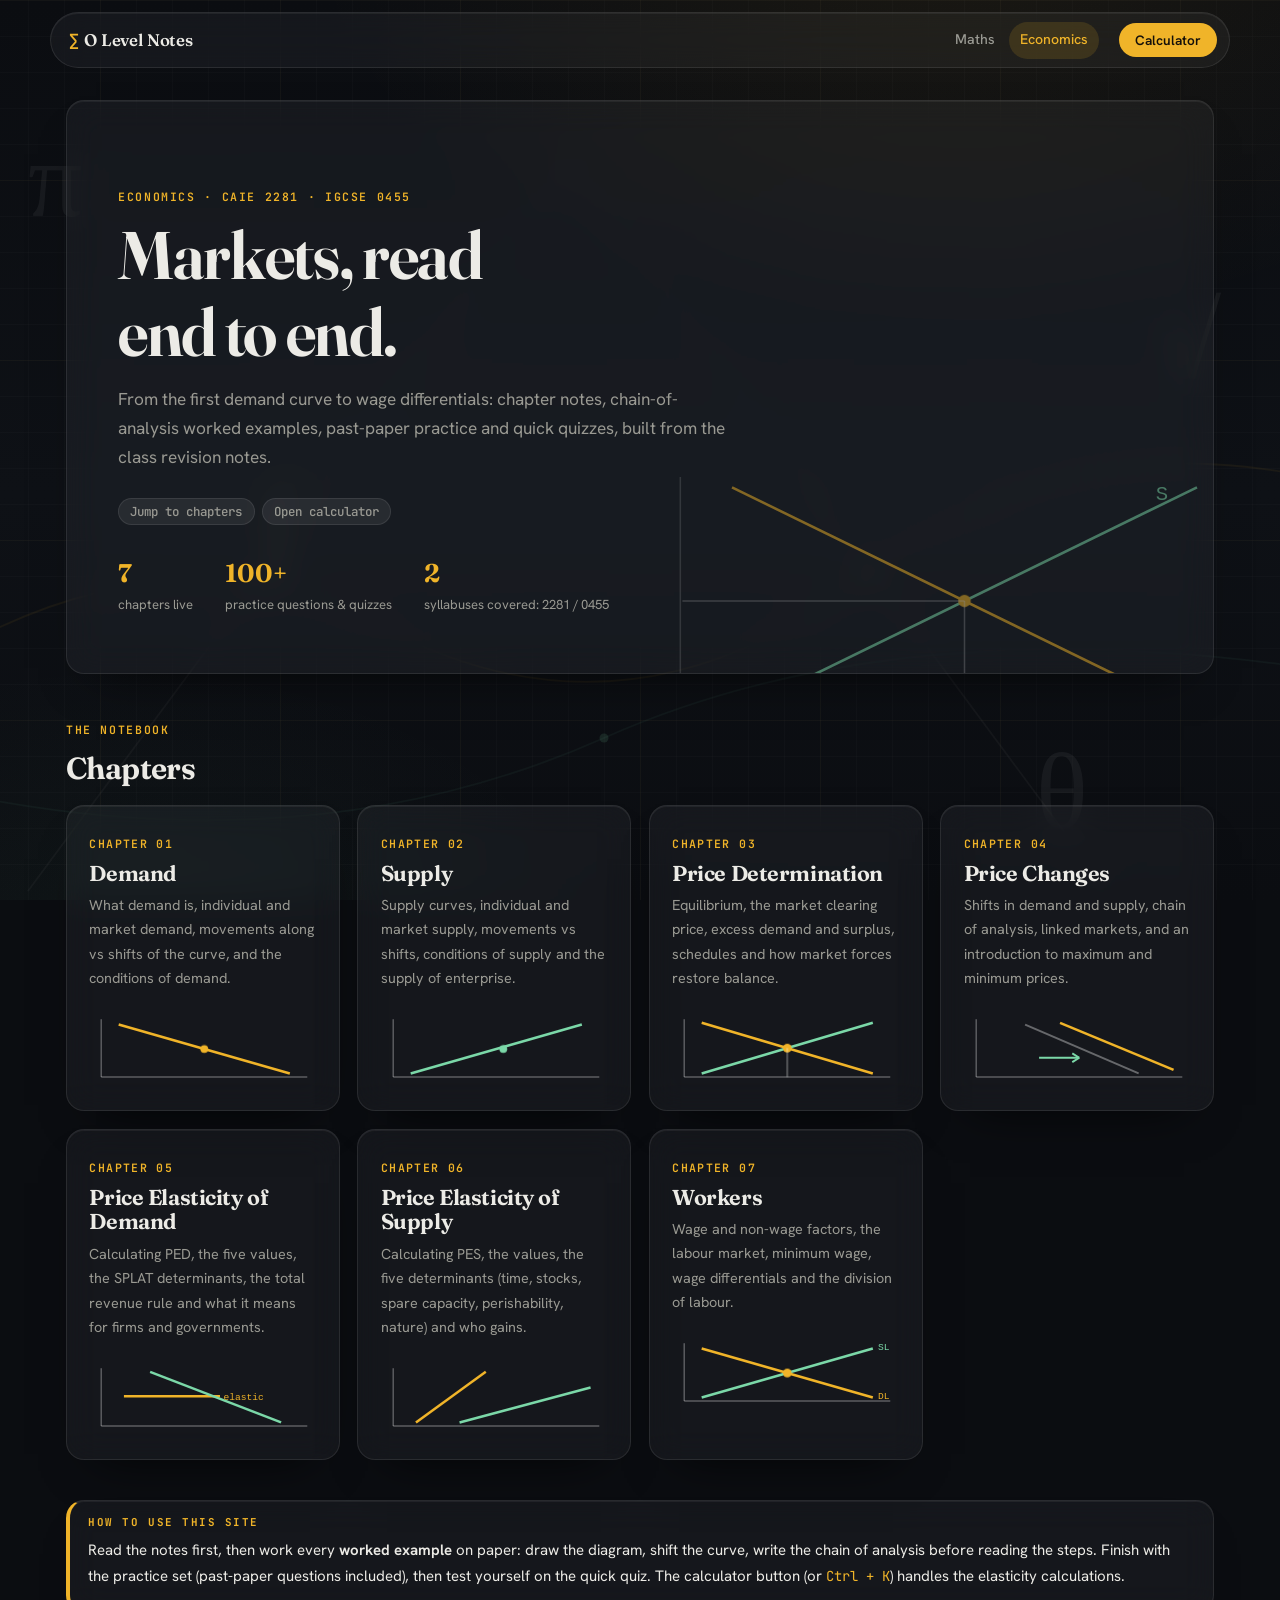
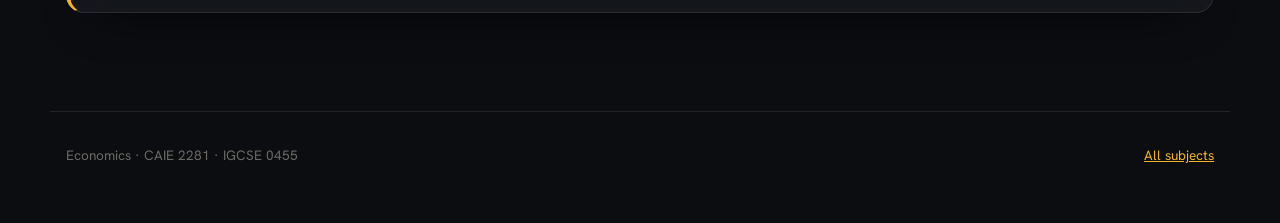
<file: economics.html>
<!DOCTYPE html>
<html lang="en">
<head>
<meta charset="UTF-8">
<meta name="viewport" content="width=device-width, initial-scale=1.0">
<title>Economics · O Level Notes</title>
<meta name="description" content="Chapter-by-chapter O Level economics notes, worked examples, diagram practice and quick quizzes for CAIE 2281 and IGCSE 0455.">
<link rel="preconnect" href="https://fonts.googleapis.com">
<link rel="preconnect" href="https://fonts.gstatic.com" crossorigin>
<link href="https://fonts.googleapis.com/css2?family=Fraunces:opsz,wght@9..144,500;9..144,650;9..144,750&family=Hanken+Grotesk:wght@400;500;600;700&family=JetBrains+Mono:wght@400;500;700&display=swap" rel="stylesheet">
<link rel="stylesheet" href="css/site.css?v=2">
</head>
<body>

<header class="nav glass">
  <a class="brand" href="index.html"><span class="mark">∑</span><span class="word">O Level Notes</span></a>
  <nav class="nav-links">
    <a href="maths.html">Maths</a>
    <a href="economics.html" aria-current="page">Economics</a>
  </nav>
  <button class="nav-calc" data-calc-open>Calculator</button>
</header>

<div class="wide">

  <section class="hero glass" data-reveal>
    <svg class="hero-curve draw" viewBox="0 0 600 320" fill="none" aria-hidden="true">
      <line class="stroke" x1="40" y1="280" x2="580" y2="280" stroke="#ffffff" stroke-opacity="0.25" stroke-width="1.5"/>
      <line class="stroke d1" x1="40" y1="280" x2="40" y2="30" stroke="#ffffff" stroke-opacity="0.25" stroke-width="1.5"/>
      <path class="stroke d2" d="M90 40 L 540 260" stroke="#f0b429" stroke-width="2.5"/>
      <path class="stroke d3" d="M90 260 L 540 40" stroke="#7bd8a8" stroke-width="2.5"/>
      <circle class="dot-pop p3" cx="315" cy="150" r="6" fill="#f0b429"/>
      <line class="stroke d1" x1="315" y1="150" x2="315" y2="278" stroke="#ffffff" stroke-opacity="0.35" stroke-width="1.5" stroke-dasharray="4 5"/>
      <line class="stroke d1" x1="42" y1="150" x2="315" y2="150" stroke="#ffffff" stroke-opacity="0.35" stroke-width="1.5" stroke-dasharray="4 5"/>
      <text x="500" y="248" fill="#f0b429" font-family="monospace" font-size="20">D</text>
      <text x="500" y="52" fill="#7bd8a8" font-family="monospace" font-size="20">S</text>
    </svg>
    <span class="eyebrow">Economics · CAIE 2281 · IGCSE 0455</span>
    <h1>Markets, read<br>end to end.</h1>
    <p class="lede">From the first demand curve to wage differentials: chapter notes, chain-of-analysis worked examples, past-paper practice and quick quizzes, built from the class revision notes.</p>
    <div class="chips">
      <a class="chip" href="#chapters">Jump to chapters</a>
      <button class="chip" style="cursor:pointer" data-calc-open>Open calculator</button>
    </div>
    <div class="hero-stats">
      <div><strong>7</strong><span>chapters live</span></div>
      <div><strong>100+</strong><span>practice questions &amp; quizzes</span></div>
      <div><strong>2</strong><span>syllabuses covered: 2281 / 0455</span></div>
    </div>
  </section>

  <section id="chapters">
    <span class="eyebrow">The notebook</span>
    <h2 style="border-top:0; padding-top:.5rem; margin-bottom:1.2rem">Chapters</h2>

    <div class="grid-cards">
      <a class="card glass" href="economics-demand.html" data-reveal>
        <span class="num">CHAPTER 01</span>
        <h3>Demand</h3>
        <p>What demand is, individual and market demand, movements along vs shifts of the curve, and the conditions of demand.</p>
        <svg class="card-visual draw" viewBox="0 0 260 84" fill="none" aria-hidden="true">
          <line class="stroke" x1="14" y1="74" x2="250" y2="74" stroke="#ffffff" stroke-opacity="0.3" stroke-width="1.5"/>
          <line class="stroke" x1="14" y1="74" x2="14" y2="8" stroke="#ffffff" stroke-opacity="0.3" stroke-width="1.5"/>
          <line class="stroke d2" x1="34" y1="14" x2="230" y2="70" stroke="#f0b429" stroke-width="2.5"/>
          <circle class="dot-pop p3" cx="132" cy="42" r="4.5" fill="#f0b429"/>
        </svg>
      </a>

      <a class="card glass" href="economics-supply.html" data-reveal>
        <span class="num">CHAPTER 02</span>
        <h3>Supply</h3>
        <p>Supply curves, individual and market supply, movements vs shifts, conditions of supply and the supply of enterprise.</p>
        <svg class="card-visual draw" viewBox="0 0 260 84" fill="none" aria-hidden="true">
          <line class="stroke" x1="14" y1="74" x2="250" y2="74" stroke="#ffffff" stroke-opacity="0.3" stroke-width="1.5"/>
          <line class="stroke" x1="14" y1="74" x2="14" y2="8" stroke="#ffffff" stroke-opacity="0.3" stroke-width="1.5"/>
          <line class="stroke d3" x1="34" y1="70" x2="230" y2="14" stroke="#7bd8a8" stroke-width="2.5"/>
          <circle class="dot-pop p4" cx="140" cy="42" r="4.5" fill="#7bd8a8"/>
        </svg>
      </a>

      <a class="card glass" href="economics-price-determination.html" data-reveal>
        <span class="num">CHAPTER 03</span>
        <h3>Price Determination</h3>
        <p>Equilibrium, the market clearing price, excess demand and surplus, schedules and how market forces restore balance.</p>
        <svg class="card-visual draw" viewBox="0 0 260 84" fill="none" aria-hidden="true">
          <line class="stroke" x1="14" y1="74" x2="250" y2="74" stroke="#ffffff" stroke-opacity="0.3" stroke-width="1.5"/>
          <line class="stroke" x1="14" y1="74" x2="14" y2="8" stroke="#ffffff" stroke-opacity="0.3" stroke-width="1.5"/>
          <line class="stroke d2" x1="34" y1="12" x2="230" y2="70" stroke="#f0b429" stroke-width="2.5"/>
          <line class="stroke d3" x1="34" y1="70" x2="230" y2="12" stroke="#7bd8a8" stroke-width="2.5"/>
          <circle class="dot-pop p4" cx="132" cy="41" r="5" fill="#f0b429"/>
          <line class="stroke d1" x1="132" y1="41" x2="132" y2="74" stroke="#ffffff" stroke-opacity="0.35" stroke-width="1.5" stroke-dasharray="4 5"/>
        </svg>
      </a>

      <a class="card glass" href="economics-price-changes.html" data-reveal>
        <span class="num">CHAPTER 04</span>
        <h3>Price Changes</h3>
        <p>Shifts in demand and supply, chain of analysis, linked markets, and an introduction to maximum and minimum prices.</p>
        <svg class="card-visual draw" viewBox="0 0 260 84" fill="none" aria-hidden="true">
          <line class="stroke" x1="14" y1="74" x2="250" y2="74" stroke="#ffffff" stroke-opacity="0.3" stroke-width="1.5"/>
          <line class="stroke" x1="14" y1="74" x2="14" y2="8" stroke="#ffffff" stroke-opacity="0.3" stroke-width="1.5"/>
          <line class="stroke d2" x1="70" y1="14" x2="200" y2="70" stroke="#ffffff" stroke-opacity="0.35" stroke-width="2" stroke-dasharray="6 6"/>
          <line class="stroke d3" x1="110" y1="12" x2="240" y2="66" stroke="#f0b429" stroke-width="2.5"/>
          <line class="stroke d1" x1="86" y1="52" x2="132" y2="52" stroke="#7bd8a8" stroke-width="2"/>
          <path class="stroke d1" d="M132 52 L 124 47 M132 52 L 124 57" stroke="#7bd8a8" stroke-width="2"/>
        </svg>
      </a>

      <a class="card glass" href="economics-ped.html" data-reveal>
        <span class="num">CHAPTER 05</span>
        <h3>Price Elasticity of Demand</h3>
        <p>Calculating PED, the five values, the SPLAT determinants, the total revenue rule and what it means for firms and governments.</p>
        <svg class="card-visual draw" viewBox="0 0 260 84" fill="none" aria-hidden="true">
          <line class="stroke" x1="14" y1="74" x2="250" y2="74" stroke="#ffffff" stroke-opacity="0.3" stroke-width="1.5"/>
          <line class="stroke" x1="14" y1="74" x2="14" y2="8" stroke="#ffffff" stroke-opacity="0.3" stroke-width="1.5"/>
          <line class="stroke d2" x1="40" y1="40" x2="150" y2="40" stroke="#f0b429" stroke-width="2.5"/>
          <line class="stroke d3" x1="70" y1="12" x2="220" y2="70" stroke="#7bd8a8" stroke-width="2.5"/>
          <text x="154" y="44" fill="#f0b429" font-family="monospace" font-size="11">elastic</text>
        </svg>
      </a>

      <a class="card glass" href="economics-pes.html" data-reveal>
        <span class="num">CHAPTER 06</span>
        <h3>Price Elasticity of Supply</h3>
        <p>Calculating PES, the values, the five determinants (time, stocks, spare capacity, perishability, nature) and who gains.</p>
        <svg class="card-visual draw" viewBox="0 0 260 84" fill="none" aria-hidden="true">
          <line class="stroke" x1="14" y1="74" x2="250" y2="74" stroke="#ffffff" stroke-opacity="0.3" stroke-width="1.5"/>
          <line class="stroke" x1="14" y1="74" x2="14" y2="8" stroke="#ffffff" stroke-opacity="0.3" stroke-width="1.5"/>
          <line class="stroke d2" x1="40" y1="70" x2="120" y2="12" stroke="#f0b429" stroke-width="2.5"/>
          <line class="stroke d3" x1="90" y1="70" x2="240" y2="30" stroke="#7bd8a8" stroke-width="2.5"/>
        </svg>
      </a>

      <a class="card glass" href="economics-workers.html" data-reveal>
        <span class="num">CHAPTER 07</span>
        <h3>Workers</h3>
        <p>Wage and non-wage factors, the labour market, minimum wage, wage differentials and the division of labour.</p>
        <svg class="card-visual draw" viewBox="0 0 260 84" fill="none" aria-hidden="true">
          <line class="stroke" x1="14" y1="74" x2="250" y2="74" stroke="#ffffff" stroke-opacity="0.3" stroke-width="1.5"/>
          <line class="stroke" x1="14" y1="74" x2="14" y2="8" stroke="#ffffff" stroke-opacity="0.3" stroke-width="1.5"/>
          <line class="stroke d2" x1="34" y1="14" x2="230" y2="70" stroke="#f0b429" stroke-width="2.5"/>
          <line class="stroke d3" x1="34" y1="70" x2="230" y2="14" stroke="#7bd8a8" stroke-width="2.5"/>
          <circle class="dot-pop p3" cx="132" cy="42" r="5" fill="#f0b429"/>
          <text x="236" y="72" fill="#f0b429" font-family="monospace" font-size="11">DL</text>
          <text x="236" y="16" fill="#7bd8a8" font-family="monospace" font-size="11">SL</text>
        </svg>
      </a>
    </div>
  </section>

  <section style="margin-top:2.5rem" data-reveal>
    <div class="box glass">
      <span class="label">How to use this site</span>
      <p>Read the notes first, then work every <strong>worked example</strong> on paper: draw the diagram, shift the curve, write the chain of analysis before reading the steps. Finish with the practice set (past-paper questions included), then test yourself on the quick quiz. The calculator button (or <span class="m">Ctrl + K</span>) handles the elasticity calculations.</p>
    </div>
  </section>

</div>

<footer class="site-footer">
  <span>Economics · CAIE 2281 · IGCSE 0455</span>
  <span><a href="index.html">All subjects</a></span>
</footer>

<script src="js/site.js"></script>
</body>
</html>
</file>
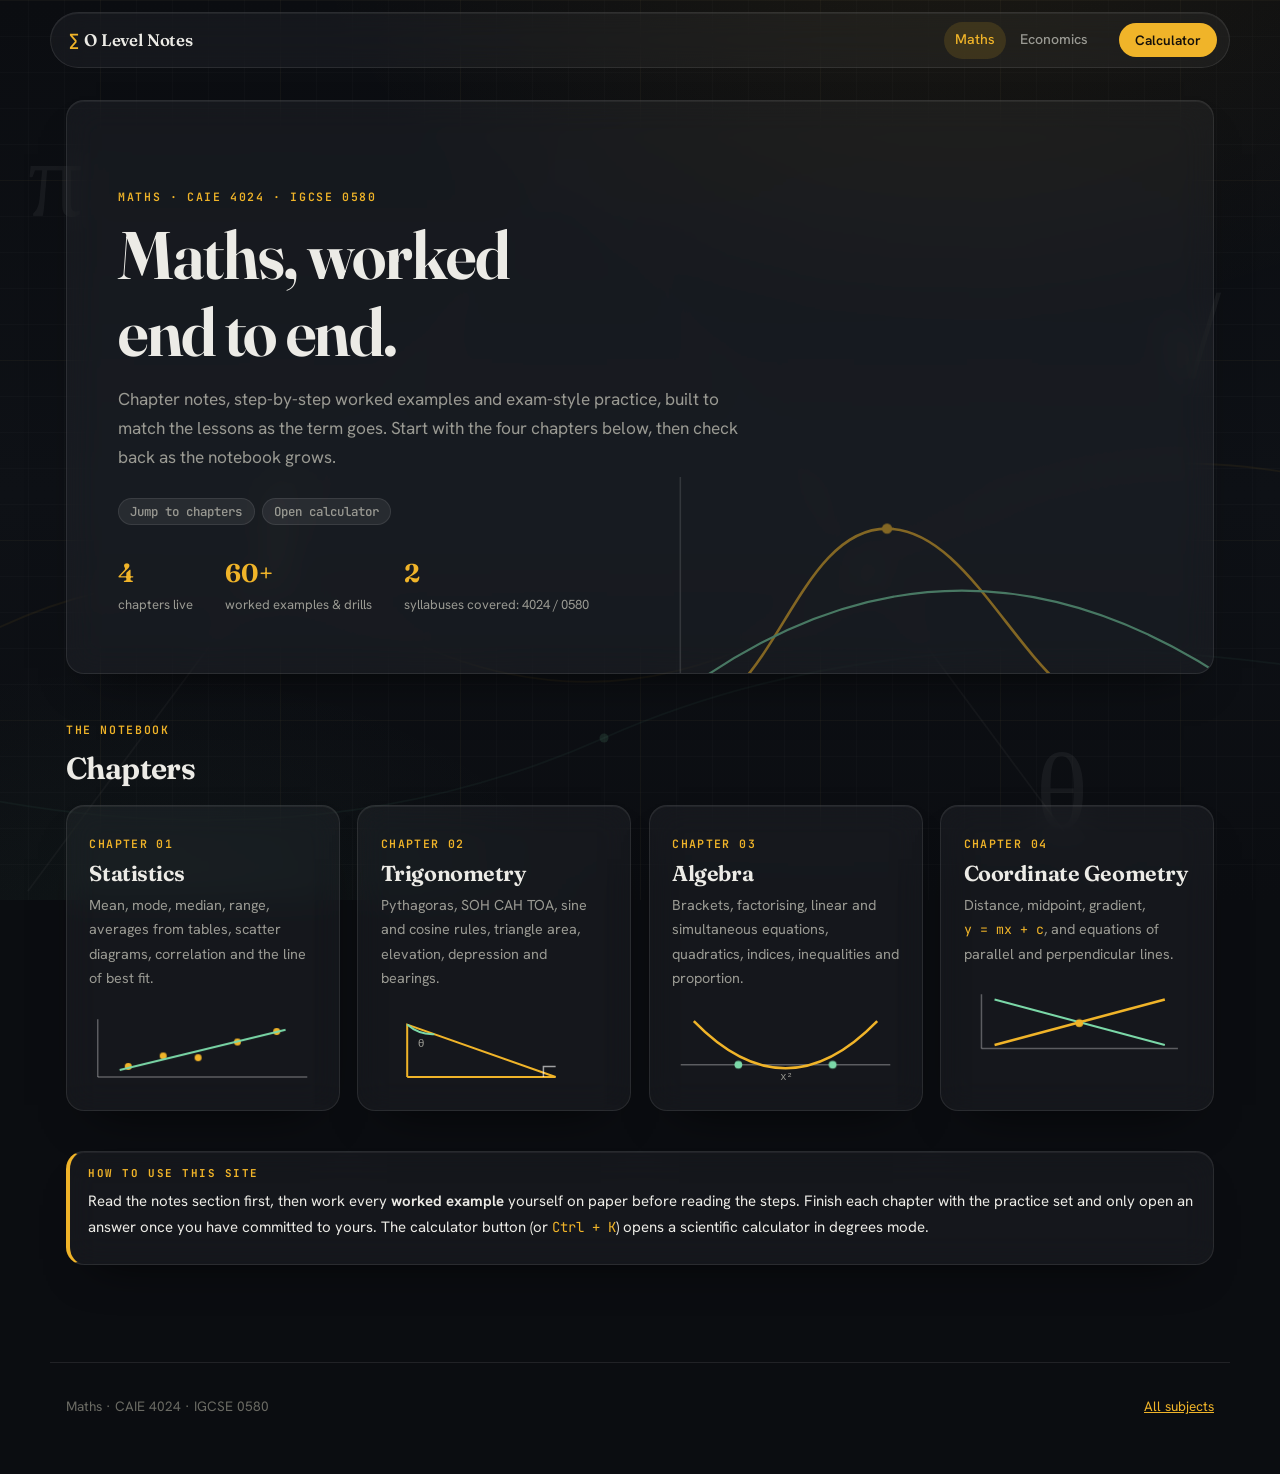
<file: maths.html>
<!DOCTYPE html>
<html lang="en">
<head>
<meta charset="UTF-8">
<meta name="viewport" content="width=device-width, initial-scale=1.0">
<title>Maths · O Level Notes</title>
<meta name="description" content="Chapter-by-chapter O Level maths notes, worked examples and practice for CAIE 4024 and IGCSE 0580.">
<link rel="preconnect" href="https://fonts.googleapis.com">
<link rel="preconnect" href="https://fonts.gstatic.com" crossorigin>
<link href="https://fonts.googleapis.com/css2?family=Fraunces:opsz,wght@9..144,500;9..144,650;9..144,750&family=Hanken+Grotesk:wght@400;500;600;700&family=JetBrains+Mono:wght@400;500;700&display=swap" rel="stylesheet">
<link rel="stylesheet" href="css/site.css?v=2">
</head>
<body>

<header class="nav glass">
  <a class="brand" href="index.html"><span class="mark">∑</span><span class="word">O Level Notes</span></a>
  <nav class="nav-links">
    <a href="maths.html" aria-current="page">Maths</a>
    <a href="economics.html">Economics</a>
  </nav>
  <button class="nav-calc" data-calc-open>Calculator</button>
</header>

<div class="wide">

  <section class="hero glass" data-reveal>
    <svg class="hero-curve draw" viewBox="0 0 600 320" fill="none" aria-hidden="true">
      <line class="stroke" x1="40" y1="280" x2="580" y2="280" stroke="#ffffff" stroke-opacity="0.25" stroke-width="1.5"/>
      <line class="stroke d1" x1="40" y1="280" x2="40" y2="30" stroke="#ffffff" stroke-opacity="0.25" stroke-width="1.5"/>
      <path class="stroke d2" d="M40 260 C 130 260, 150 80, 240 80 S 380 260, 470 260 S 570 120, 590 90" stroke="#f0b429" stroke-width="2.5"/>
      <path class="stroke d3" d="M40 240 Q 310 40 590 240" stroke="#7bd8a8" stroke-width="2" stroke-dasharray="6 7"/>
      <circle class="dot-pop p2" cx="240" cy="80" r="5" fill="#f0b429"/>
      <circle class="dot-pop p4" cx="470" cy="260" r="5" fill="#f0b429"/>
    </svg>
    <span class="eyebrow">Maths · CAIE 4024 · IGCSE 0580</span>
    <h1>Maths, worked<br>end to end.</h1>
    <p class="lede">Chapter notes, step-by-step worked examples and exam-style practice, built to match the lessons as the term goes. Start with the four chapters below, then check back as the notebook grows.</p>
    <div class="chips">
      <a class="chip" href="#chapters">Jump to chapters</a>
      <button class="chip" style="cursor:pointer" data-calc-open>Open calculator</button>
    </div>
    <div class="hero-stats">
      <div><strong>4</strong><span>chapters live</span></div>
      <div><strong>60+</strong><span>worked examples &amp; drills</span></div>
      <div><strong>2</strong><span>syllabuses covered: 4024 / 0580</span></div>
    </div>
  </section>

  <section id="chapters">
    <span class="eyebrow">The notebook</span>
    <h2 style="border-top:0; padding-top:.5rem; margin-bottom:1.2rem">Chapters</h2>

    <div class="grid-cards">
      <a class="card glass" href="statistics.html" data-reveal>
        <span class="num">CHAPTER 01</span>
        <h3>Statistics</h3>
        <p>Mean, mode, median, range, averages from tables, scatter diagrams, correlation and the line of best fit.</p>
        <svg class="card-visual draw" viewBox="0 0 260 84" fill="none" aria-hidden="true">
          <line class="stroke" x1="10" y1="74" x2="250" y2="74" stroke="#ffffff" stroke-opacity="0.3" stroke-width="1.5"/>
          <line class="stroke" x1="10" y1="74" x2="10" y2="8" stroke="#ffffff" stroke-opacity="0.3" stroke-width="1.5"/>
          <circle class="dot-pop p1" cx="45" cy="62" r="4" fill="#f0b429"/>
          <circle class="dot-pop p2" cx="85" cy="50" r="4" fill="#f0b429"/>
          <circle class="dot-pop p3" cx="125" cy="52" r="4" fill="#f0b429"/>
          <circle class="dot-pop p4" cx="170" cy="34" r="4" fill="#f0b429"/>
          <circle class="dot-pop p5" cx="215" cy="22" r="4" fill="#f0b429"/>
          <line class="stroke d2" x1="35" y1="66" x2="225" y2="20" stroke="#7bd8a8" stroke-width="2"/>
        </svg>
      </a>

      <a class="card glass" href="trigonometry.html" data-reveal>
        <span class="num">CHAPTER 02</span>
        <h3>Trigonometry</h3>
        <p>Pythagoras, SOH CAH TOA, sine and cosine rules, triangle area, elevation, depression and bearings.</p>
        <svg class="card-visual draw" viewBox="0 0 260 84" fill="none" aria-hidden="true">
          <path class="stroke d1" d="M30 74 H 200 V 74 L 30 14 Z" stroke="#f0b429" stroke-width="2"/>
          <path class="stroke d2" d="M186 74 V 62 H 200" stroke="#ffffff" stroke-opacity="0.6" stroke-width="1.5"/>
          <path class="stroke d3" d="M30 14 A 44 44 0 0 0 61 25" stroke="#7bd8a8" stroke-width="2"/>
          <text x="42" y="40" fill="#9a9a93" font-family="monospace" font-size="13">θ</text>
        </svg>
      </a>

      <a class="card glass" href="algebra.html" data-reveal>
        <span class="num">CHAPTER 03</span>
        <h3>Algebra</h3>
        <p>Brackets, factorising, linear and simultaneous equations, quadratics, indices, inequalities and proportion.</p>
        <svg class="card-visual draw" viewBox="0 0 260 84" fill="none" aria-hidden="true">
          <line class="stroke" x1="10" y1="60" x2="250" y2="60" stroke="#ffffff" stroke-opacity="0.3" stroke-width="1.5"/>
          <path class="stroke d1" d="M25 10 Q 130 118 235 10" stroke="#f0b429" stroke-width="2.5"/>
          <circle class="dot-pop p3" cx="76" cy="60" r="4.5" fill="#7bd8a8"/>
          <circle class="dot-pop p4" cx="184" cy="60" r="4.5" fill="#7bd8a8"/>
          <text x="124" y="78" fill="#9a9a93" font-family="monospace" font-size="12">x²</text>
        </svg>
      </a>

      <a class="card glass" href="coordinate-geometry.html" data-reveal>
        <span class="num">CHAPTER 04</span>
        <h3>Coordinate Geometry</h3>
        <p>Distance, midpoint, gradient, <span class="m">y = mx + c</span>, and equations of parallel and perpendicular lines.</p>
        <svg class="card-visual draw" viewBox="0 0 260 84" fill="none" aria-hidden="true">
          <line class="stroke" x1="20" y1="70" x2="245" y2="70" stroke="#ffffff" stroke-opacity="0.3" stroke-width="1.5"/>
          <line class="stroke" x1="20" y1="70" x2="20" y2="8" stroke="#ffffff" stroke-opacity="0.3" stroke-width="1.5"/>
          <line class="stroke d1" x1="35" y1="66" x2="230" y2="14" stroke="#f0b429" stroke-width="2.5"/>
          <line class="stroke d3" x1="35" y1="14" x2="230" y2="66" stroke="#7bd8a8" stroke-width="2" stroke-dasharray="6 6"/>
          <circle class="dot-pop p2" cx="132" cy="41" r="4.5" fill="#f0b429"/>
        </svg>
      </a>
    </div>
  </section>

  <section style="margin-top:2.5rem" data-reveal>
    <div class="box glass">
      <span class="label">How to use this site</span>
      <p>Read the notes section first, then work every <strong>worked example</strong> yourself on paper before reading the steps. Finish each chapter with the practice set and only open an answer once you have committed to yours. The calculator button (or <span class="m">Ctrl + K</span>) opens a scientific calculator in degrees mode.</p>
    </div>
  </section>

</div>

<footer class="site-footer">
  <span>Maths · CAIE 4024 · IGCSE 0580</span>
  <span><a href="index.html">All subjects</a></span>
</footer>

<script src="js/site.js"></script>
</body>
</html>
</file>
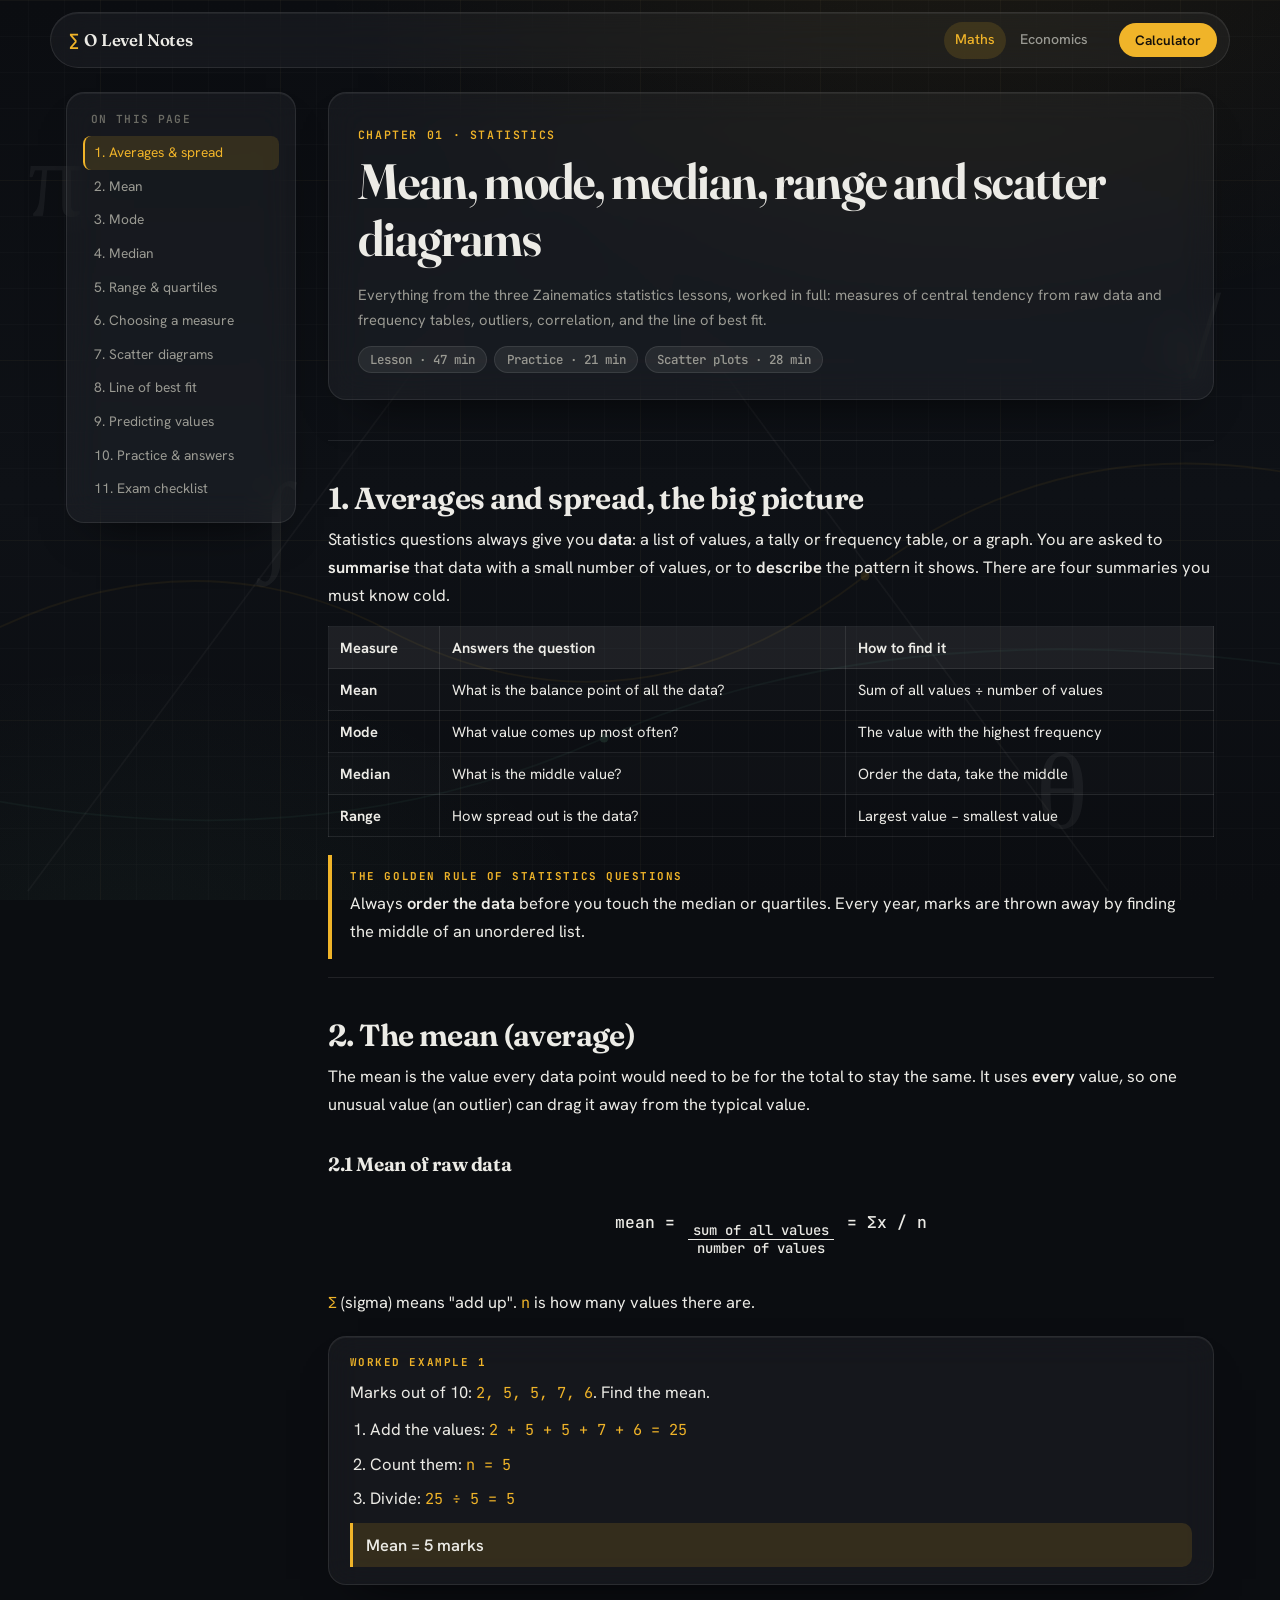
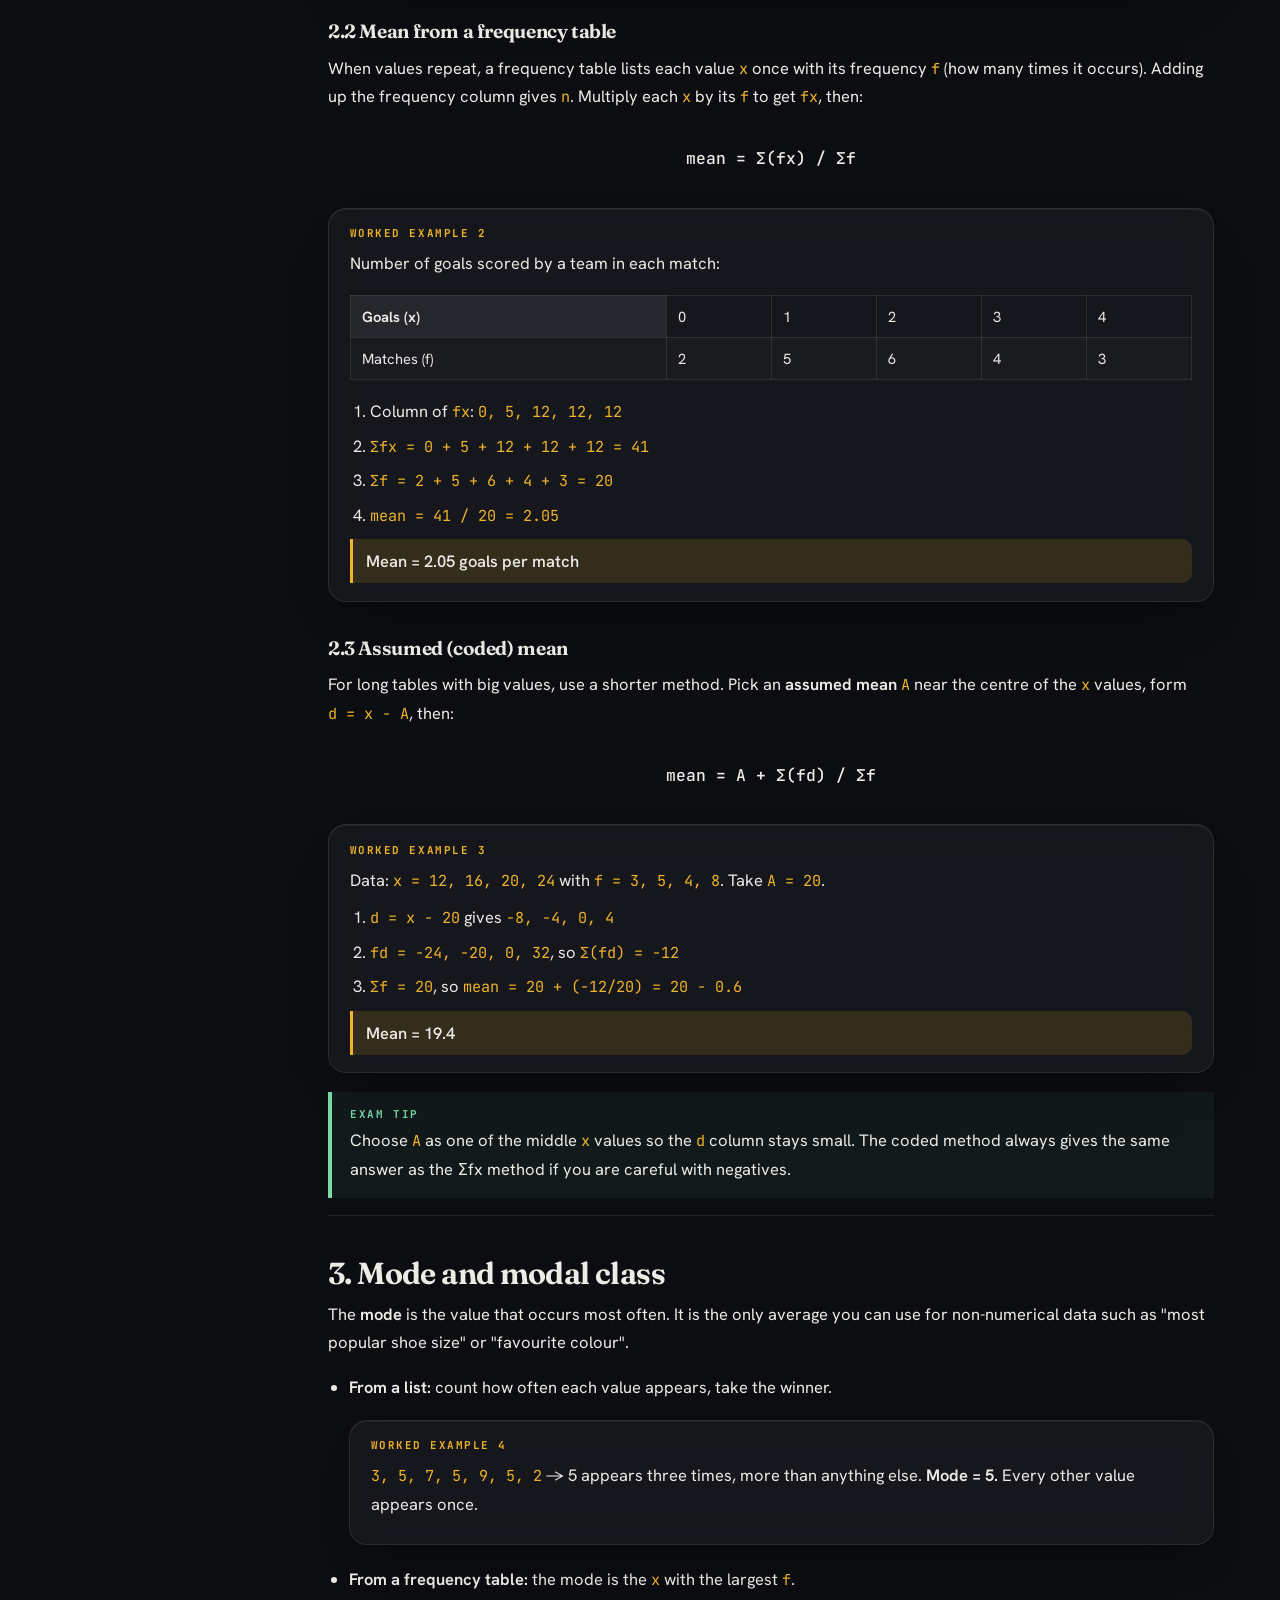
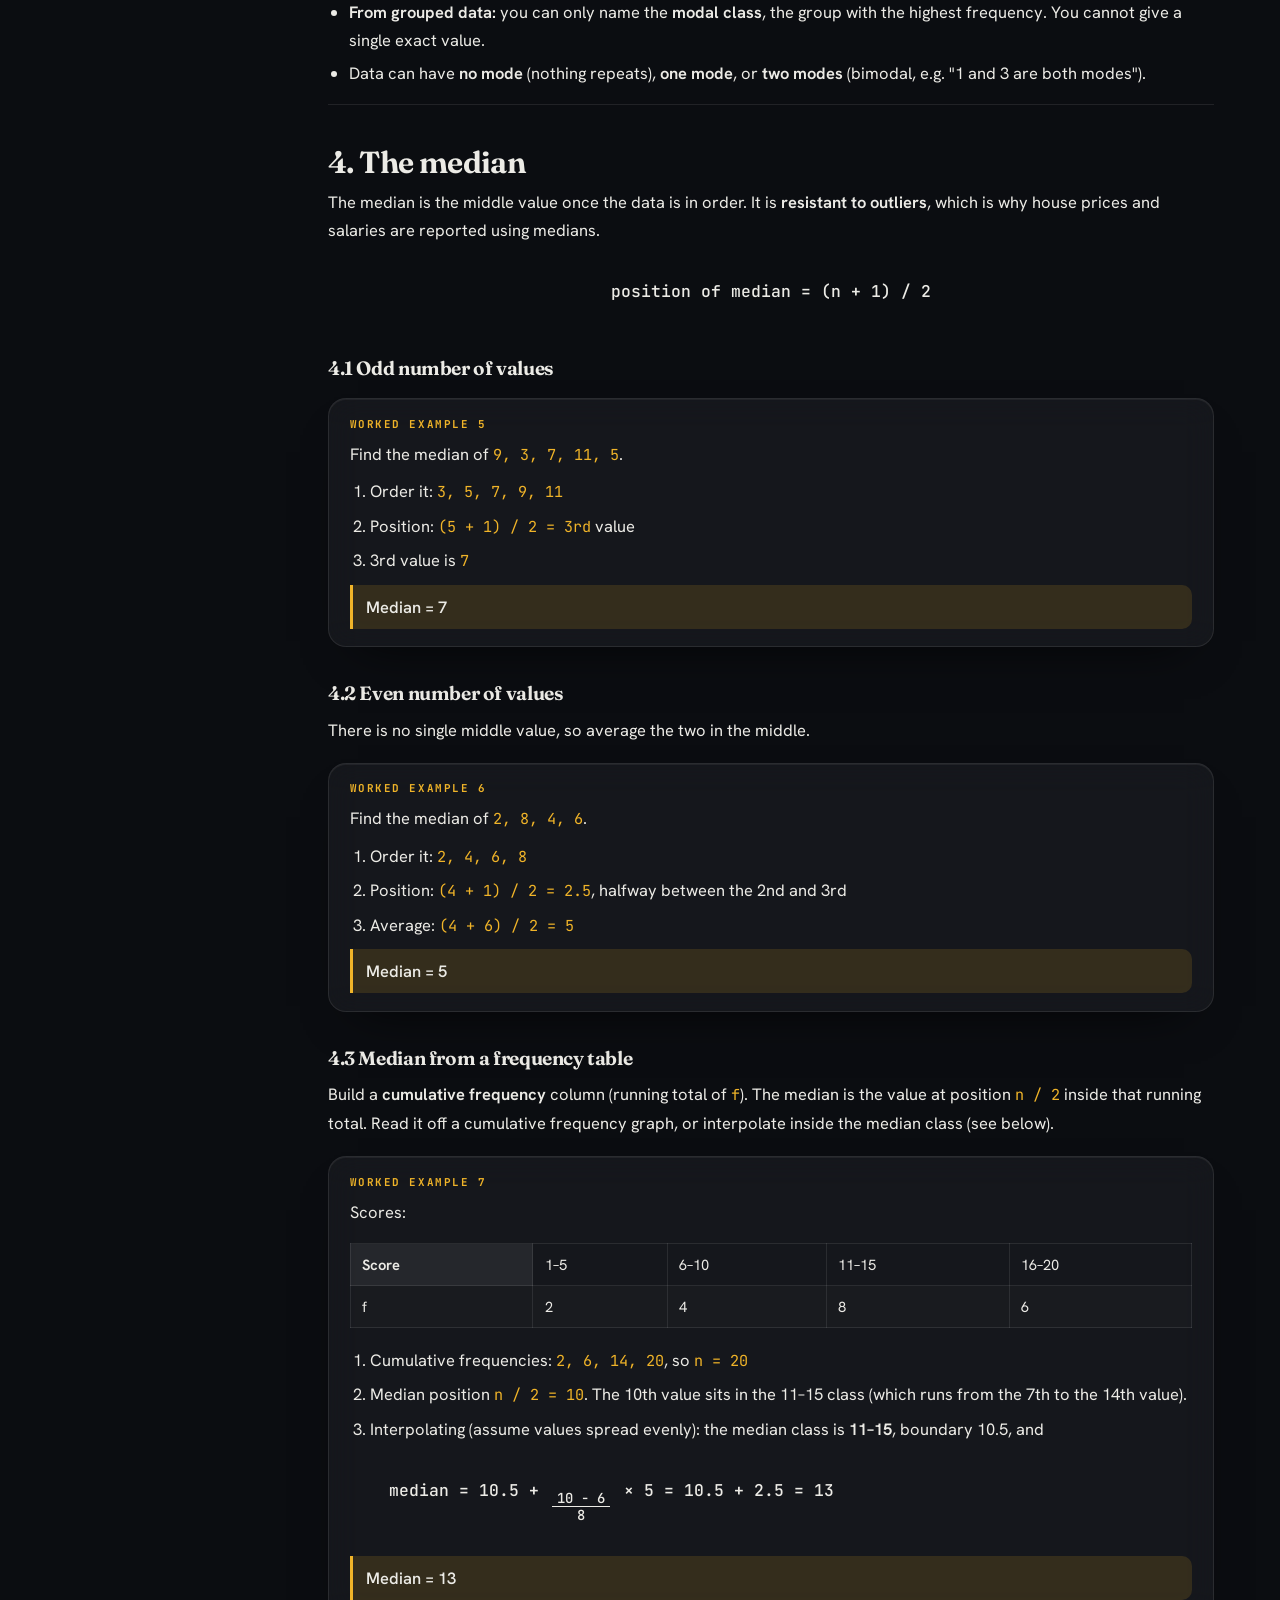
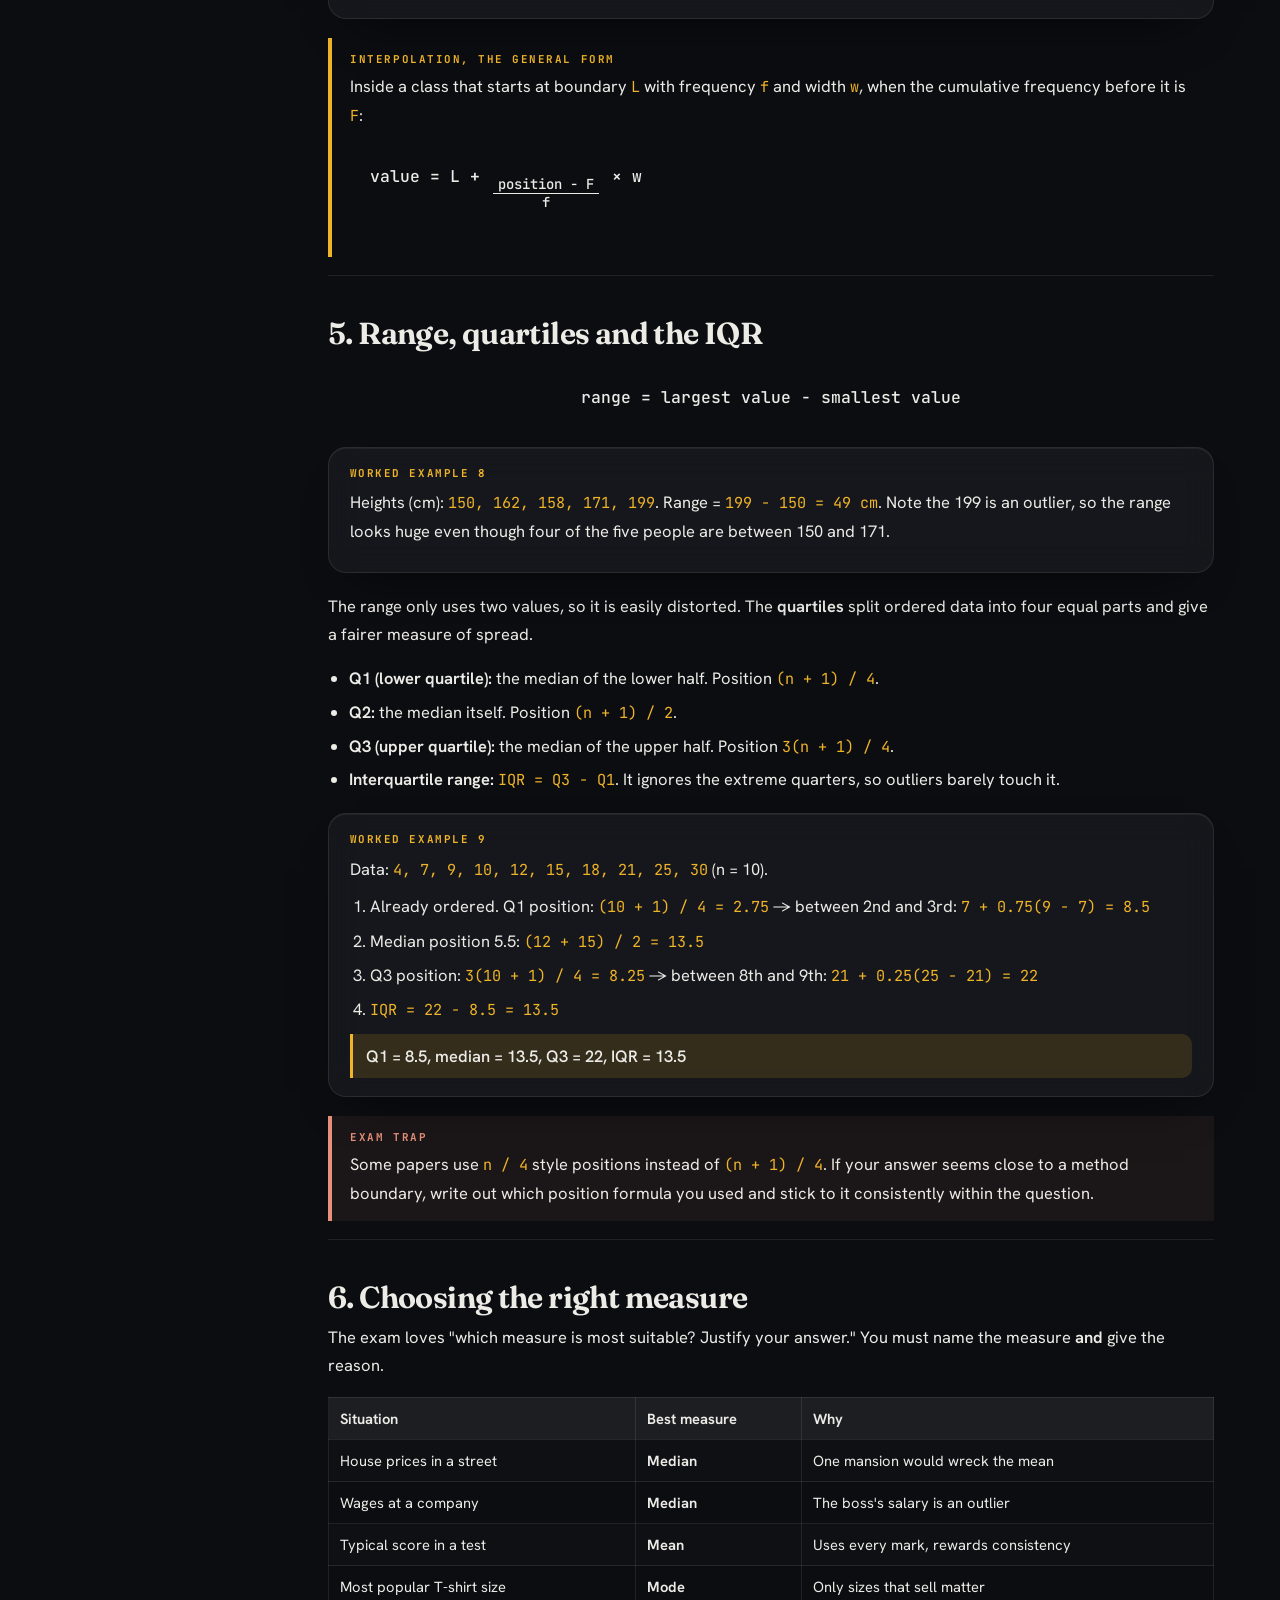
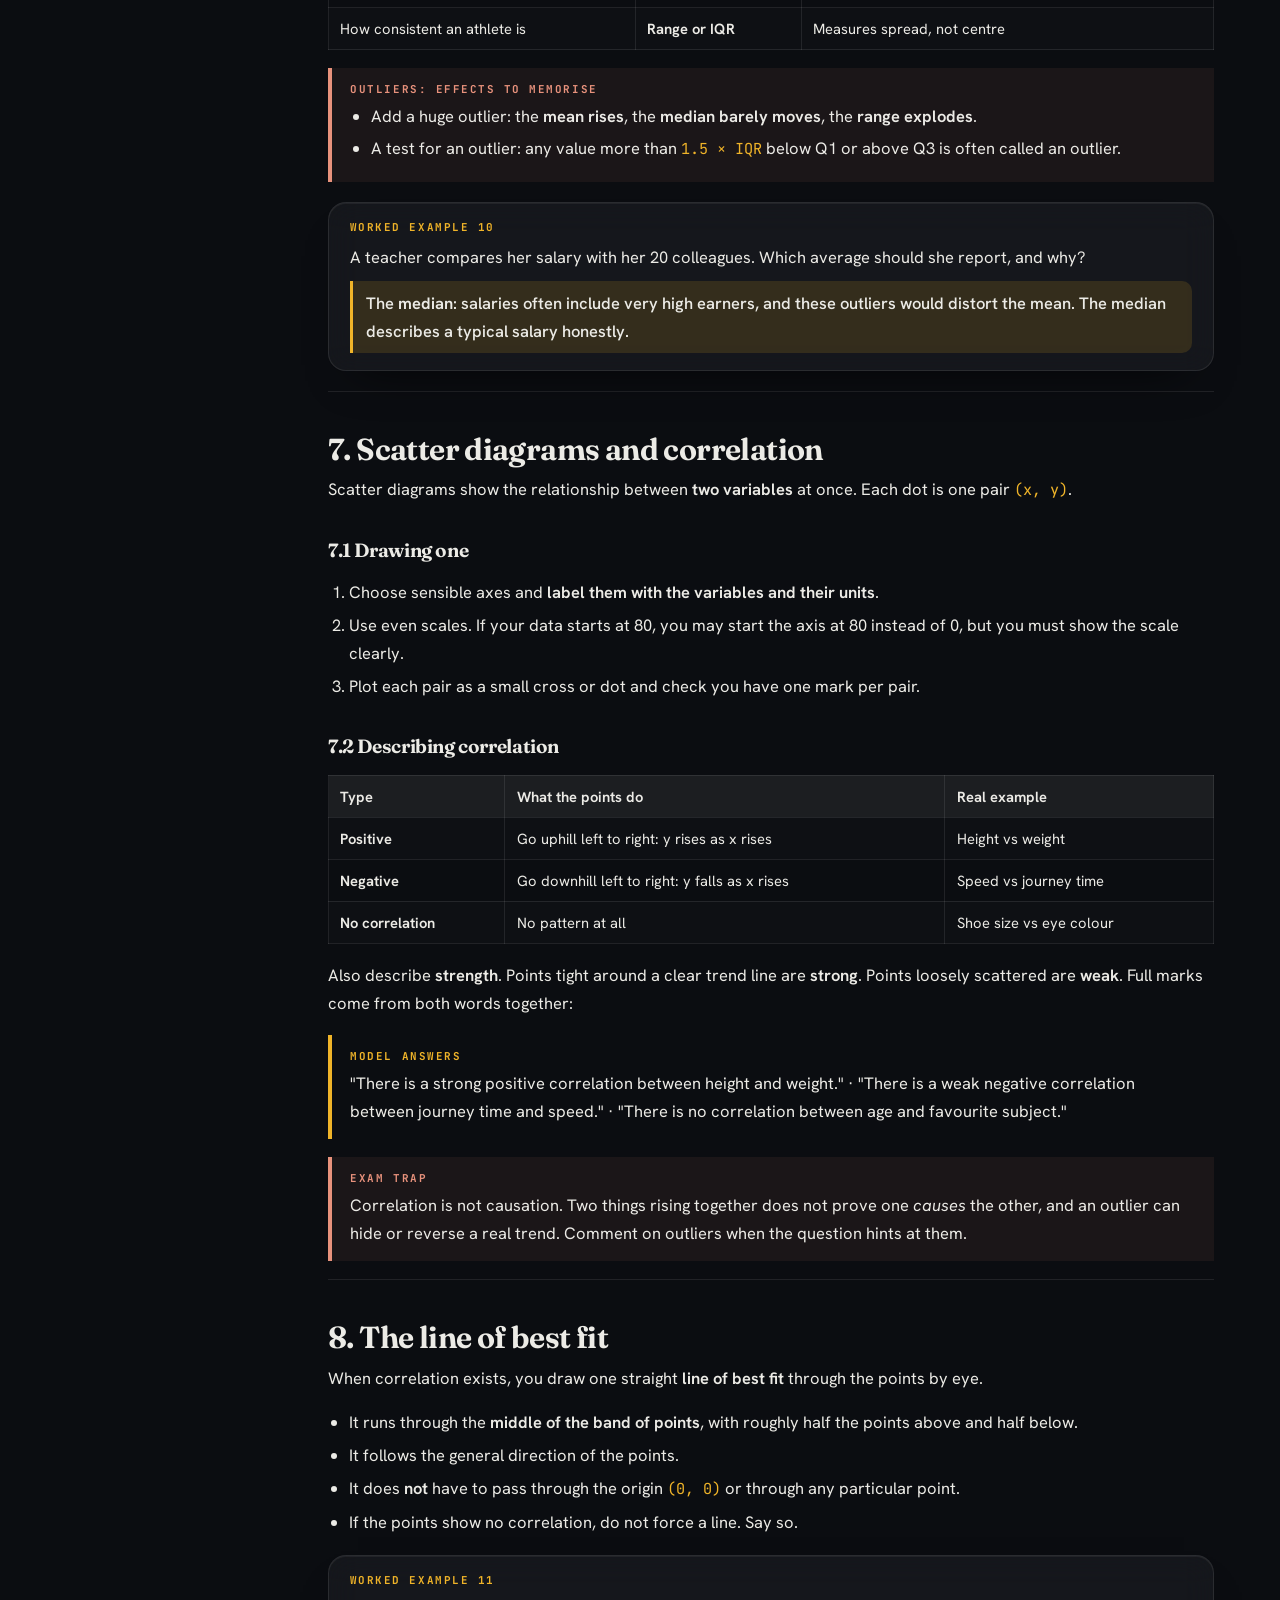
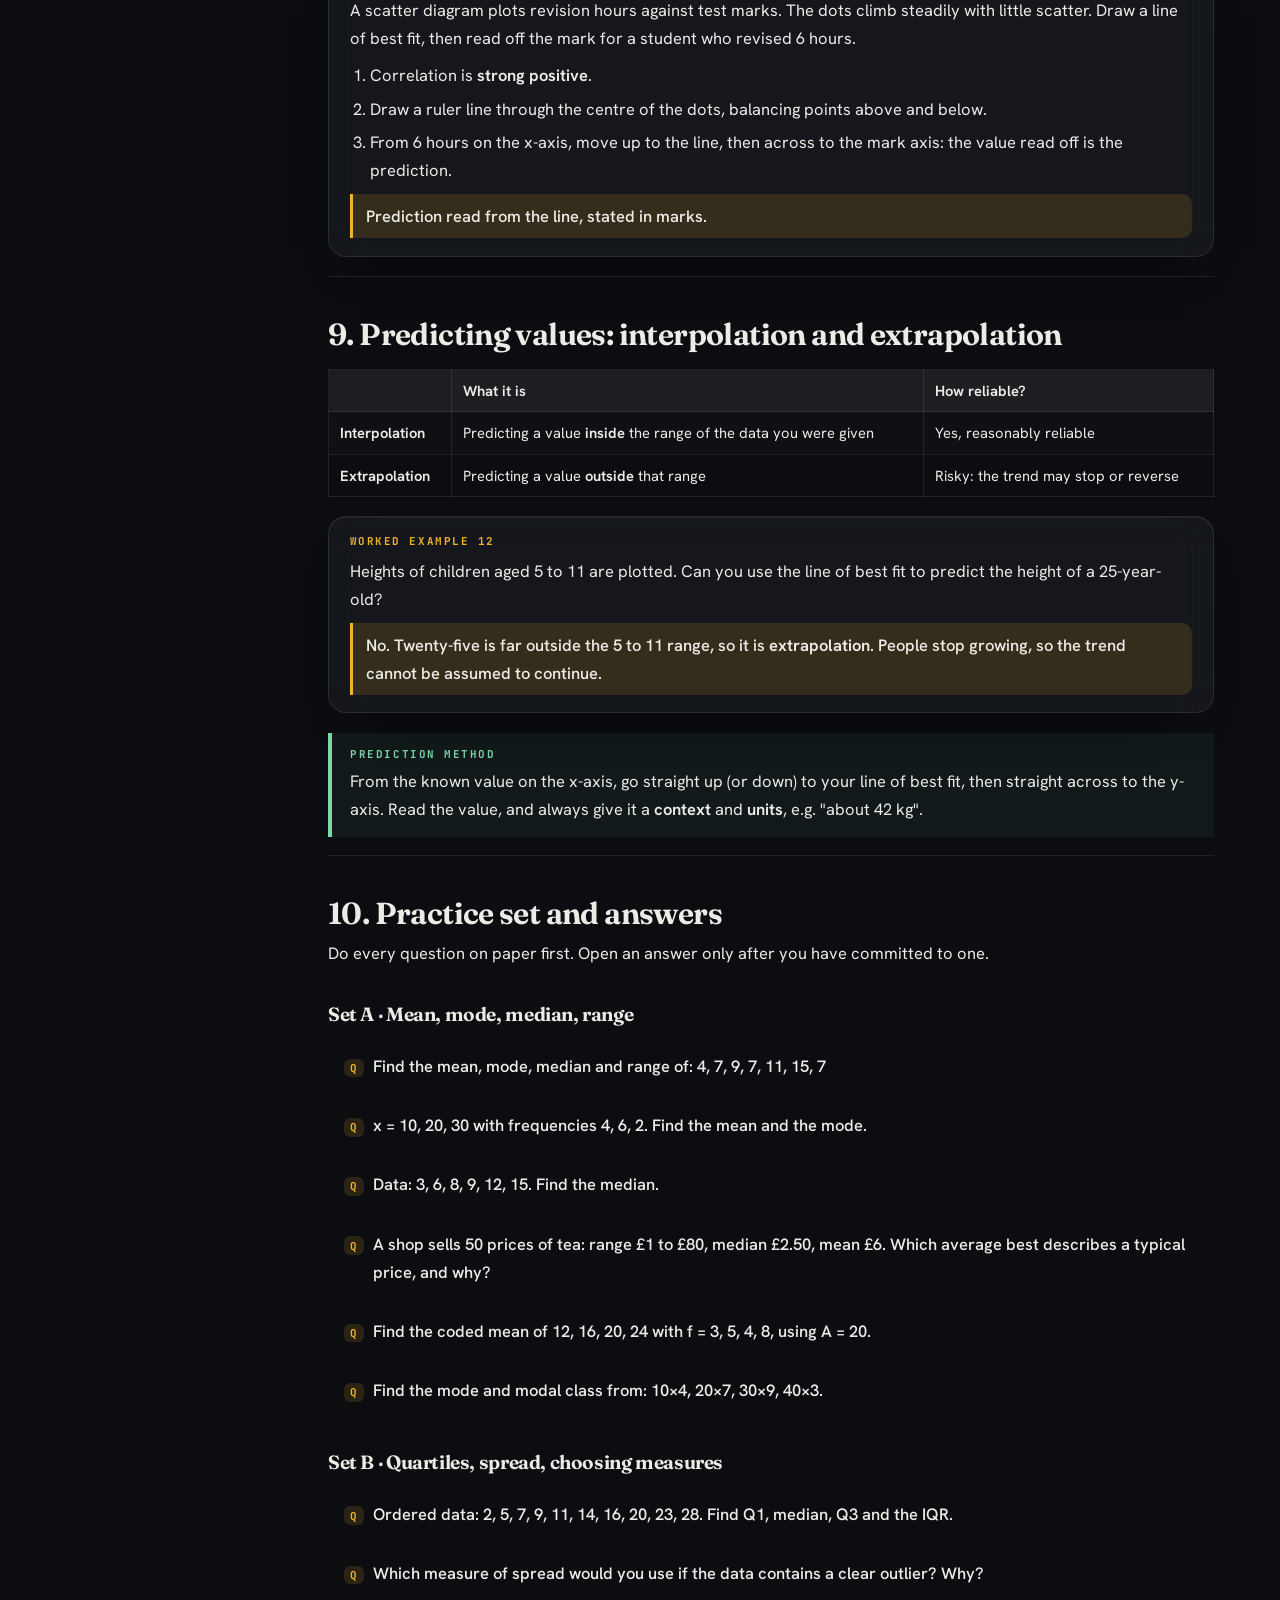
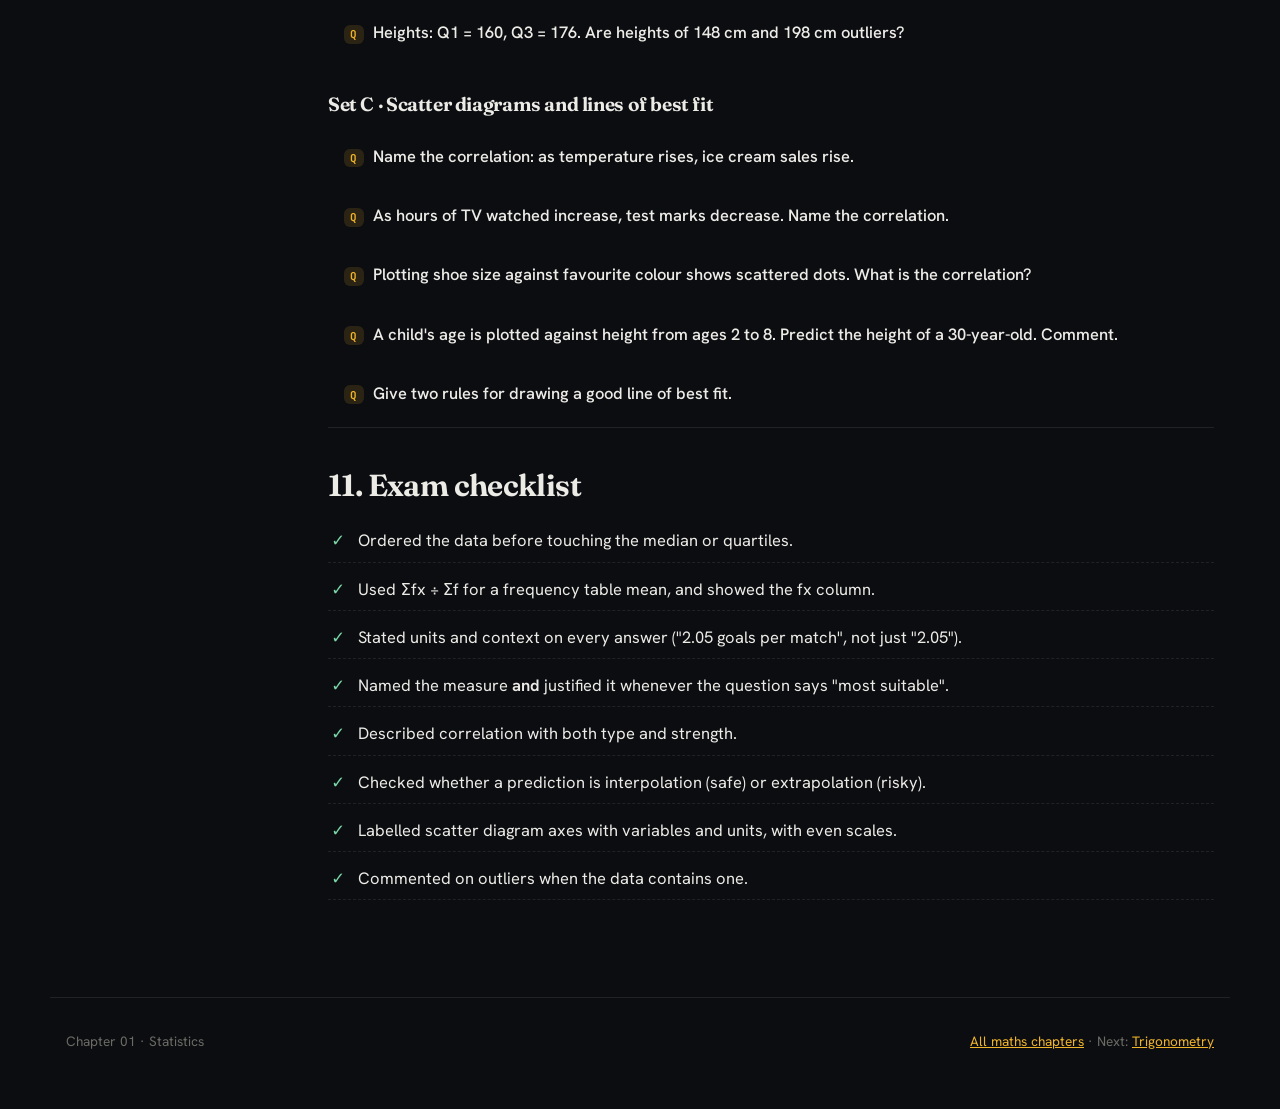
<file: statistics.html>
<!DOCTYPE html>
<html lang="en">
<head>
<meta charset="UTF-8">
<meta name="viewport" content="width=device-width, initial-scale=1.0">
<title>Statistics · Maths Notes</title>
<meta name="description" content="O Level statistics notes: mean, mode, median, range, frequency tables, scatter diagrams, correlation and line of best fit.">
<link rel="preconnect" href="https://fonts.googleapis.com">
<link rel="preconnect" href="https://fonts.gstatic.com" crossorigin>
<link href="https://fonts.googleapis.com/css2?family=Fraunces:opsz,wght@9..144,500;9..144,650;9..144,750&family=Hanken+Grotesk:wght@400;500;600;700&family=JetBrains+Mono:wght@400;500;700&display=swap" rel="stylesheet">
<link rel="stylesheet" href="css/site.css?v=2">
</head>
<body>

<header class="nav glass">
  <a class="brand" href="index.html"><span class="mark">∑</span><span class="word">O Level Notes</span></a>
  <nav class="nav-links">
    <a href="maths.html" aria-current="page">Maths</a>
    <a href="economics.html">Economics</a>
  </nav>
  <button class="nav-calc" data-calc-open>Calculator</button>
</header>

<div class="page">
<aside class="toc glass" aria-label="Chapter contents">
  <div class="toc-title">On this page</div>
  <a href="#overview">1. Averages &amp; spread</a>
  <a href="#mean">2. Mean</a>
  <a href="#mode">3. Mode</a>
  <a href="#median">4. Median</a>
  <a href="#range">5. Range &amp; quartiles</a>
  <a href="#choosing">6. Choosing a measure</a>
  <a href="#scatter">7. Scatter diagrams</a>
  <a href="#lof">8. Line of best fit</a>
  <a href="#predict">9. Predicting values</a>
  <a href="#practice">10. Practice &amp; answers</a>
  <a href="#checklist">11. Exam checklist</a>
</aside>

<main class="chapter">
  <div class="chapter-hero glass" data-reveal>
    <span class="eyebrow">Chapter 01 · Statistics</span>
    <h1>Mean, mode, median, range and scatter diagrams</h1>
    <p class="meta">Everything from the three Zainematics statistics lessons, worked in full: measures of central tendency from raw data and frequency tables, outliers, correlation, and the line of best fit.</p>
    <div class="chips">
      <a class="chip" href="https://youtu.be/guDuWgthsZ8">Lesson · 47 min</a>
      <a class="chip" href="https://youtu.be/n9wAMzBdwho">Practice · 21 min</a>
      <a class="chip" href="https://youtu.be/PbX9YgFZiMM">Scatter plots · 28 min</a>
    </div>
  </div>

  <section id="overview" data-reveal>
    <h2>1. Averages and spread, the big picture</h2>
    <p>Statistics questions always give you <strong>data</strong>: a list of values, a tally or frequency table, or a graph. You are asked to <strong>summarise</strong> that data with a small number of values, or to <strong>describe</strong> the pattern it shows. There are four summaries you must know cold.</p>
    <table>
      <tr><th>Measure</th><th>Answers the question</th><th>How to find it</th></tr>
      <tr><td><strong>Mean</strong></td><td>What is the balance point of all the data?</td><td>Sum of all values ÷ number of values</td></tr>
      <tr><td><strong>Mode</strong></td><td>What value comes up most often?</td><td>The value with the highest frequency</td></tr>
      <tr><td><strong>Median</strong></td><td>What is the middle value?</td><td>Order the data, take the middle</td></tr>
      <tr><td><strong>Range</strong></td><td>How spread out is the data?</td><td>Largest value − smallest value</td></tr>
    </table>
    <div class="box"><span class="label">The golden rule of statistics questions</span>Always <strong>order the data</strong> before you touch the median or quartiles. Every year, marks are thrown away by finding the middle of an unordered list.</div>
  </section>

  <section id="mean" data-reveal>
    <h2>2. The mean (average)</h2>
    <p>The mean is the value every data point would need to be for the total to stay the same. It uses <strong>every</strong> value, so one unusual value (an outlier) can drag it away from the typical value.</p>

    <h3>2.1 Mean of raw data</h3>
    <div class="formula"><code>mean = <span class="frac"><span>sum of all values</span><span>number of values</span></span> = Σx / n</code></div>
    <p><span class="m">Σ</span> (sigma) means "add up". <span class="m">n</span> is how many values there are.</p>
    <div class="example glass">
      <span class="label">Worked example 1</span>
      <p>Marks out of 10: <span class="m">2, 5, 5, 7, 6</span>. Find the mean.</p>
      <ol class="steps">
        <li>Add the values: <span class="m">2 + 5 + 5 + 7 + 6 = 25</span></li>
        <li>Count them: <span class="m">n = 5</span></li>
        <li>Divide: <span class="m">25 ÷ 5 = 5</span></li>
      </ol>
      <p class="answer">Mean = 5 marks</p>
    </div>

    <h3>2.2 Mean from a frequency table</h3>
    <p>When values repeat, a frequency table lists each value <span class="m">x</span> once with its frequency <span class="m">f</span> (how many times it occurs). Adding up the frequency column gives <span class="m">n</span>. Multiply each <span class="m">x</span> by its <span class="m">f</span> to get <span class="m">fx</span>, then:</p>
    <div class="formula"><code>mean = Σ(fx) / Σf</code></div>
    <div class="example glass">
      <span class="label">Worked example 2</span>
      <p>Number of goals scored by a team in each match:</p>
      <table>
        <tr><th>Goals (x)</th><td>0</td><td>1</td><td>2</td><td>3</td><td>4</td></tr>
        <tr><td>Matches (f)</td><td>2</td><td>5</td><td>6</td><td>4</td><td>3</td></tr>
      </table>
      <ol class="steps">
        <li>Column of <span class="m">fx</span>: <span class="m">0, 5, 12, 12, 12</span></li>
        <li><span class="m">Σfx = 0 + 5 + 12 + 12 + 12 = 41</span></li>
        <li><span class="m">Σf = 2 + 5 + 6 + 4 + 3 = 20</span></li>
        <li><span class="m">mean = 41 / 20 = 2.05</span></li>
      </ol>
      <p class="answer">Mean = 2.05 goals per match</p>
    </div>

    <h3>2.3 Assumed (coded) mean</h3>
    <p>For long tables with big values, use a shorter method. Pick an <strong>assumed mean</strong> <span class="m">A</span> near the centre of the <span class="m">x</span> values, form <span class="m">d = x − A</span>, then:</p>
    <div class="formula"><code>mean = A + Σ(fd) / Σf</code></div>
    <div class="example glass">
      <span class="label">Worked example 3</span>
      <p>Data: <span class="m">x = 12, 16, 20, 24</span> with <span class="m">f = 3, 5, 4, 8</span>. Take <span class="m">A = 20</span>.</p>
      <ol class="steps">
        <li><span class="m">d = x − 20</span> gives <span class="m">−8, −4, 0, 4</span></li>
        <li><span class="m">fd = −24, −20, 0, 32</span>, so <span class="m">Σ(fd) = −12</span></li>
        <li><span class="m">Σf = 20</span>, so <span class="m">mean = 20 + (−12/20) = 20 − 0.6</span></li>
      </ol>
      <p class="answer">Mean = 19.4</p>
    </div>
    <div class="box good"><span class="label">Exam tip</span>Choose <span class="m">A</span> as one of the middle <span class="m">x</span> values so the <span class="m">d</span> column stays small. The coded method always gives the same answer as the Σfx method if you are careful with negatives.</div>
  </section>

  <section id="mode" data-reveal>
    <h2>3. Mode and modal class</h2>
    <p>The <strong>mode</strong> is the value that occurs most often. It is the only average you can use for non-numerical data such as "most popular shoe size" or "favourite colour".</p>
    <ul>
      <li><strong>From a list:</strong> count how often each value appears, take the winner.
        <div class="example glass">
          <span class="label">Worked example 4</span>
          <p><span class="m">3, 5, 7, 5, 9, 5, 2</span> → 5 appears three times, more than anything else. <strong>Mode = 5.</strong> Every other value appears once.</p>
        </div>
      </li>
      <li><strong>From a frequency table:</strong> the mode is the <span class="m">x</span> with the largest <span class="m">f</span>.</li>
      <li><strong>From grouped data:</strong> you can only name the <strong>modal class</strong>, the group with the highest frequency. You cannot give a single exact value.</li>
      <li>Data can have <strong>no mode</strong> (nothing repeats), <strong>one mode</strong>, or <strong>two modes</strong> (bimodal, e.g. "1 and 3 are both modes").</li>
    </ul>
  </section>

  <section id="median" data-reveal>
    <h2>4. The median</h2>
    <p>The median is the middle value once the data is in order. It is <strong>resistant to outliers</strong>, which is why house prices and salaries are reported using medians.</p>
    <div class="formula"><code>position of median = (n + 1) / 2</code></div>
    <h3>4.1 Odd number of values</h3>
    <div class="example glass">
      <span class="label">Worked example 5</span>
      <p>Find the median of <span class="m">9, 3, 7, 11, 5</span>.</p>
      <ol class="steps">
        <li>Order it: <span class="m">3, 5, 7, 9, 11</span></li>
        <li>Position: <span class="m">(5 + 1) / 2 = 3rd</span> value</li>
        <li>3rd value is <span class="m">7</span></li>
      </ol>
      <p class="answer">Median = 7</p>
    </div>
    <h3>4.2 Even number of values</h3>
    <p>There is no single middle value, so average the two in the middle.</p>
    <div class="example glass">
      <span class="label">Worked example 6</span>
      <p>Find the median of <span class="m">2, 8, 4, 6</span>.</p>
      <ol class="steps">
        <li>Order it: <span class="m">2, 4, 6, 8</span></li>
        <li>Position: <span class="m">(4 + 1) / 2 = 2.5</span>, halfway between the 2nd and 3rd</li>
        <li>Average: <span class="m">(4 + 6) / 2 = 5</span></li>
      </ol>
      <p class="answer">Median = 5</p>
    </div>
    <h3>4.3 Median from a frequency table</h3>
    <p>Build a <strong>cumulative frequency</strong> column (running total of <span class="m">f</span>). The median is the value at position <span class="m">n / 2</span> inside that running total. Read it off a cumulative frequency graph, or interpolate inside the median class (see below).</p>
    <div class="example glass">
      <span class="label">Worked example 7</span>
      <p>Scores:</p>
      <table>
        <tr><th>Score</th><td>1–5</td><td>6–10</td><td>11–15</td><td>16–20</td></tr>
        <tr><td>f</td><td>2</td><td>4</td><td>8</td><td>6</td></tr>
      </table>
      <ol class="steps">
        <li>Cumulative frequencies: <span class="m">2, 6, 14, 20</span>, so <span class="m">n = 20</span></li>
        <li>Median position <span class="m">n / 2 = 10</span>. The 10th value sits in the 11–15 class (which runs from the 7th to the 14th value).</li>
        <li>Interpolating (assume values spread evenly): the median class is <strong>11–15</strong>, boundary 10.5, and
          <div class="formula" style="text-align:left"><code>median = 10.5 + <span class="frac"><span>10 − 6</span><span>8</span></span> × 5 = 10.5 + 2.5 = 13</code></div>
        </li>
      </ol>
      <p class="answer">Median = 13</p>
    </div>
    <div class="box"><span class="label">Interpolation, the general form</span>Inside a class that starts at boundary <span class="m">L</span> with frequency <span class="m">f</span> and width <span class="m">w</span>, when the cumulative frequency before it is <span class="m">F</span>:
      <div class="formula" style="text-align:left"><code>value = L + <span class="frac"><span>position − F</span><span>f</span></span> × w</code></div>
    </div>
  </section>

  <section id="range" data-reveal>
    <h2>5. Range, quartiles and the IQR</h2>
    <div class="formula"><code>range = largest value − smallest value</code></div>
    <div class="example glass">
      <span class="label">Worked example 8</span>
      <p>Heights (cm): <span class="m">150, 162, 158, 171, 199</span>. Range = <span class="m">199 − 150 = 49 cm</span>. Note the 199 is an outlier, so the range looks huge even though four of the five people are between 150 and 171.</p>
    </div>
    <p>The range only uses two values, so it is easily distorted. The <strong>quartiles</strong> split ordered data into four equal parts and give a fairer measure of spread.</p>
    <ul>
      <li><strong>Q1 (lower quartile):</strong> the median of the lower half. Position <span class="m">(n + 1) / 4</span>.</li>
      <li><strong>Q2:</strong> the median itself. Position <span class="m">(n + 1) / 2</span>.</li>
      <li><strong>Q3 (upper quartile):</strong> the median of the upper half. Position <span class="m">3(n + 1) / 4</span>.</li>
      <li><strong>Interquartile range:</strong> <span class="m">IQR = Q3 − Q1</span>. It ignores the extreme quarters, so outliers barely touch it.</li>
    </ul>
    <div class="example glass">
      <span class="label">Worked example 9</span>
      <p>Data: <span class="m">4, 7, 9, 10, 12, 15, 18, 21, 25, 30</span> (n = 10).</p>
      <ol class="steps">
        <li>Already ordered. Q1 position: <span class="m">(10 + 1) / 4 = 2.75</span> → between 2nd and 3rd: <span class="m">7 + 0.75(9 − 7) = 8.5</span></li>
        <li>Median position 5.5: <span class="m">(12 + 15) / 2 = 13.5</span></li>
        <li>Q3 position: <span class="m">3(10 + 1) / 4 = 8.25</span> → between 8th and 9th: <span class="m">21 + 0.25(25 − 21) = 22</span></li>
        <li><span class="m">IQR = 22 − 8.5 = 13.5</span></li>
      </ol>
      <p class="answer">Q1 = 8.5, median = 13.5, Q3 = 22, IQR = 13.5</p>
    </div>
    <div class="box warn"><span class="label">Exam trap</span>Some papers use <span class="m">n / 4</span> style positions instead of <span class="m">(n + 1) / 4</span>. If your answer seems close to a method boundary, write out which position formula you used and stick to it consistently within the question.</div>
  </section>

  <section id="choosing" data-reveal>
    <h2>6. Choosing the right measure</h2>
    <p>The exam loves "which measure is most suitable? Justify your answer." You must name the measure <strong>and</strong> give the reason.</p>
    <table>
      <tr><th>Situation</th><th>Best measure</th><th>Why</th></tr>
      <tr><td>House prices in a street</td><td><strong>Median</strong></td><td>One mansion would wreck the mean</td></tr>
      <tr><td>Wages at a company</td><td><strong>Median</strong></td><td>The boss's salary is an outlier</td></tr>
      <tr><td>Typical score in a test</td><td><strong>Mean</strong></td><td>Uses every mark, rewards consistency</td></tr>
      <tr><td>Most popular T-shirt size</td><td><strong>Mode</strong></td><td>Only sizes that sell matter</td></tr>
      <tr><td>How consistent an athlete is</td><td><strong>Range or IQR</strong></td><td>Measures spread, not centre</td></tr>
    </table>
    <div class="box warn"><span class="label">Outliers: effects to memorise</span>
      <ul style="margin:.3rem 0">
        <li>Add a huge outlier: the <strong>mean rises</strong>, the <strong>median barely moves</strong>, the <strong>range explodes</strong>.</li>
        <li>A test for an outlier: any value more than <span class="m">1.5 × IQR</span> below Q1 or above Q3 is often called an outlier.</li>
      </ul>
    </div>
    <div class="example glass">
      <span class="label">Worked example 10</span>
      <p>A teacher compares her salary with her 20 colleagues. Which average should she report, and why?</p>
      <p class="answer">The <strong>median</strong>: salaries often include very high earners, and these outliers would distort the mean. The median describes a typical salary honestly.</p>
    </div>
  </section>

  <section id="scatter" data-reveal>
    <h2>7. Scatter diagrams and correlation</h2>
    <p>Scatter diagrams show the relationship between <strong>two variables</strong> at once. Each dot is one pair <span class="m">(x, y)</span>.</p>
    <h3>7.1 Drawing one</h3>
    <ol>
      <li>Choose sensible axes and <strong>label them with the variables and their units</strong>.</li>
      <li>Use even scales. If your data starts at 80, you may start the axis at 80 instead of 0, but you must show the scale clearly.</li>
      <li>Plot each pair as a small cross or dot and check you have one mark per pair.</li>
    </ol>
    <h3>7.2 Describing correlation</h3>
    <table>
      <tr><th>Type</th><th>What the points do</th><th>Real example</th></tr>
      <tr><td><strong>Positive</strong></td><td>Go uphill left to right: y rises as x rises</td><td>Height vs weight</td></tr>
      <tr><td><strong>Negative</strong></td><td>Go downhill left to right: y falls as x rises</td><td>Speed vs journey time</td></tr>
      <tr><td><strong>No correlation</strong></td><td>No pattern at all</td><td>Shoe size vs eye colour</td></tr>
    </table>
    <p>Also describe <strong>strength</strong>. Points tight around a clear trend line are <strong>strong</strong>. Points loosely scattered are <strong>weak</strong>. Full marks come from both words together:</p>
    <div class="box"><span class="label">Model answers</span>"There is a strong positive correlation between height and weight." · "There is a weak negative correlation between journey time and speed." · "There is no correlation between age and favourite subject."</div>
    <div class="box warn"><span class="label">Exam trap</span>Correlation is not causation. Two things rising together does not prove one <em>causes</em> the other, and an outlier can hide or reverse a real trend. Comment on outliers when the question hints at them.</div>
  </section>

  <section id="lof" data-reveal>
    <h2>8. The line of best fit</h2>
    <p>When correlation exists, you draw one straight <strong>line of best fit</strong> through the points by eye.</p>
    <ul>
      <li>It runs through the <strong>middle of the band of points</strong>, with roughly half the points above and half below.</li>
      <li>It follows the general direction of the points.</li>
      <li>It does <strong>not</strong> have to pass through the origin <span class="m">(0, 0)</span> or through any particular point.</li>
      <li>If the points show no correlation, do not force a line. Say so.</li>
    </ul>
    <div class="example glass">
      <span class="label">Worked example 11</span>
      <p>A scatter diagram plots revision hours against test marks. The dots climb steadily with little scatter. Draw a line of best fit, then read off the mark for a student who revised 6 hours.</p>
      <ol class="steps">
        <li>Correlation is <strong>strong positive</strong>.</li>
        <li>Draw a ruler line through the centre of the dots, balancing points above and below.</li>
        <li>From 6 hours on the x-axis, move up to the line, then across to the mark axis: the value read off is the prediction.</li>
      </ol>
      <p class="answer">Prediction read from the line, stated in marks.</p>
    </div>
  </section>

  <section id="predict" data-reveal>
    <h2>9. Predicting values: interpolation and extrapolation</h2>
    <table>
      <tr><th></th><th>What it is</th><th>How reliable?</th></tr>
      <tr><td><strong>Interpolation</strong></td><td>Predicting a value <strong>inside</strong> the range of the data you were given</td><td>Yes, reasonably reliable</td></tr>
      <tr><td><strong>Extrapolation</strong></td><td>Predicting a value <strong>outside</strong> that range</td><td>Risky: the trend may stop or reverse</td></tr>
    </table>
    <div class="example glass">
      <span class="label">Worked example 12</span>
      <p>Heights of children aged 5 to 11 are plotted. Can you use the line of best fit to predict the height of a 25-year-old?</p>
      <p class="answer">No. Twenty-five is far outside the 5 to 11 range, so it is <strong>extrapolation</strong>. People stop growing, so the trend cannot be assumed to continue.</p>
    </div>
    <div class="box good"><span class="label">Prediction method</span>From the known value on the x-axis, go straight up (or down) to your line of best fit, then straight across to the y-axis. Read the value, and always give it a <strong>context</strong> and <strong>units</strong>, e.g. "about 42 kg".</div>
  </section>

  <section id="practice" data-reveal>
    <h2>10. Practice set and answers</h2>
    <p>Do every question on paper first. Open an answer only after you have committed to one.</p>

    <h3>Set A · Mean, mode, median, range</h3>
    <div class="practice">
      <details class="q"><summary>Find the mean, mode, median and range of: 4, 7, 9, 7, 11, 15, 7</summary><div class="ans"><strong>Mean</strong> = 60 ÷ 7 = 8.57 (2 dp). <strong>Mode</strong> = 7 (appears three times). Ordered: 4, 7, 7, 7, 9, 11, 15, so <strong>median</strong> = 4th value = 7. <strong>Range</strong> = 15 − 4 = 11.</div></details>
      <details class="q"><summary>x = 10, 20, 30 with frequencies 4, 6, 2. Find the mean and the mode.</summary><div class="ans">Σfx = 40 + 120 + 60 = 220, Σf = 12, <strong>mean</strong> = 220 ÷ 12 = 18.3 (1 dp). <strong>Mode</strong> = 20 (highest frequency, 6).</div></details>
      <details class="q"><summary>Data: 3, 6, 8, 9, 12, 15. Find the median.</summary><div class="ans">Ordered already. Position (6 + 1) ÷ 2 = 3.5, halfway between 8 and 9. <strong>Median = 8.5</strong>.</div></details>
      <details class="q"><summary>A shop sells 50 prices of tea: range £1 to £80, median £2.50, mean £6. Which average best describes a typical price, and why?</summary><div class="ans"><strong>Median £2.50</strong>. The £80 item is an outlier, dragging the mean up. Only the median resists it.</div></details>
      <details class="q"><summary>Find the coded mean of 12, 16, 20, 24 with f = 3, 5, 4, 8, using A = 20.</summary><div class="ans">d = −8, −4, 0, 4. Σ(fd) = −24 − 20 + 0 + 32 = −12. Σf = 20. Mean = 20 − 12/20 = <strong>19.4</strong>.</div></details>
      <details class="q"><summary>Find the mode and modal class from: 10×4, 20×7, 30×9, 40×3.</summary><div class="ans">Mode = 30 (frequency 9, the highest). For grouped data you would state the modal class only, e.g. "30–40".</div></details>
    </div>

    <h3>Set B · Quartiles, spread, choosing measures</h3>
    <div class="practice">
      <details class="q"><summary>Ordered data: 2, 5, 7, 9, 11, 14, 16, 20, 23, 28. Find Q1, median, Q3 and the IQR.</summary><div class="ans">n = 10. Q1 at position 2.75: 7 + 0.75(9 − 7) = <strong>8.5</strong>. Median at 5.5: (11 + 14) ÷ 2 = <strong>12.5</strong>. Q3 at position 8.25: 20 + 0.25(23 − 20) = <strong>20.75</strong>. IQR = 20.75 − 8.5 = <strong>12.25</strong>.</div></details>
      <details class="q"><summary>Which measure of spread would you use if the data contains a clear outlier? Why?</summary><div class="ans"><strong>IQR</strong>: it is based on the middle half of the data, so outliers in the extremes are ignored. The range would be inflated by them.</div></details>
      <details class="q"><summary>Heights: Q1 = 160, Q3 = 176. Are heights of 148 cm and 198 cm outliers?</summary><div class="ans">IQR = 16. Lower fence: 160 − 1.5(16) = 136. Upper fence: 176 + 1.5(16) = 200. 148 is above 136 and 198 is below 200, so <strong>neither is an outlier</strong>.</div></details>
    </div>

    <h3>Set C · Scatter diagrams and lines of best fit</h3>
    <div class="practice">
      <details class="q"><summary>Name the correlation: as temperature rises, ice cream sales rise.</summary><div class="ans"><strong>Positive correlation</strong> (state "strong" or "weak" too if you can see the scatter).</div></details>
      <details class="q"><summary>As hours of TV watched increase, test marks decrease. Name the correlation.</summary><div class="ans"><strong>Negative correlation</strong>.</div></details>
      <details class="q"><summary>Plotting shoe size against favourite colour shows scattered dots. What is the correlation?</summary><div class="ans"><strong>No correlation</strong>.</div></details>
      <details class="q"><summary>A child's age is plotted against height from ages 2 to 8. Predict the height of a 30-year-old. Comment.</summary><div class="ans">Do <strong>not</strong> predict: it is far outside the data, pure extrapolation, and adults stop growing.</div></details>
      <details class="q"><summary>Give two rules for drawing a good line of best fit.</summary><div class="ans">It is a straight line through the middle of the points, with about half the points above and half below, following the trend. It does not have to pass through the origin.</div></details>
    </div>
  </section>

  <section id="checklist" data-reveal>
    <h2>11. Exam checklist</h2>
    <ul class="checklist">
      <li>Ordered the data before touching the median or quartiles.</li>
      <li>Used Σfx ÷ Σf for a frequency table mean, and showed the fx column.</li>
      <li>Stated units and context on every answer ("2.05 goals per match", not just "2.05").</li>
      <li>Named the measure <strong>and</strong> justified it whenever the question says "most suitable".</li>
      <li>Described correlation with both type and strength.</li>
      <li>Checked whether a prediction is interpolation (safe) or extrapolation (risky).</li>
      <li>Labelled scatter diagram axes with variables and units, with even scales.</li>
      <li>Commented on outliers when the data contains one.</li>
    </ul>
  </section>

</main>
</div>

<footer class="site-footer">
  <span>Chapter 01 · Statistics</span>
  <span><a href="maths.html">All maths chapters</a> · Next: <a href="trigonometry.html">Trigonometry</a></span>
</footer>

<script src="js/site.js"></script>
</body>
</html>
</file>
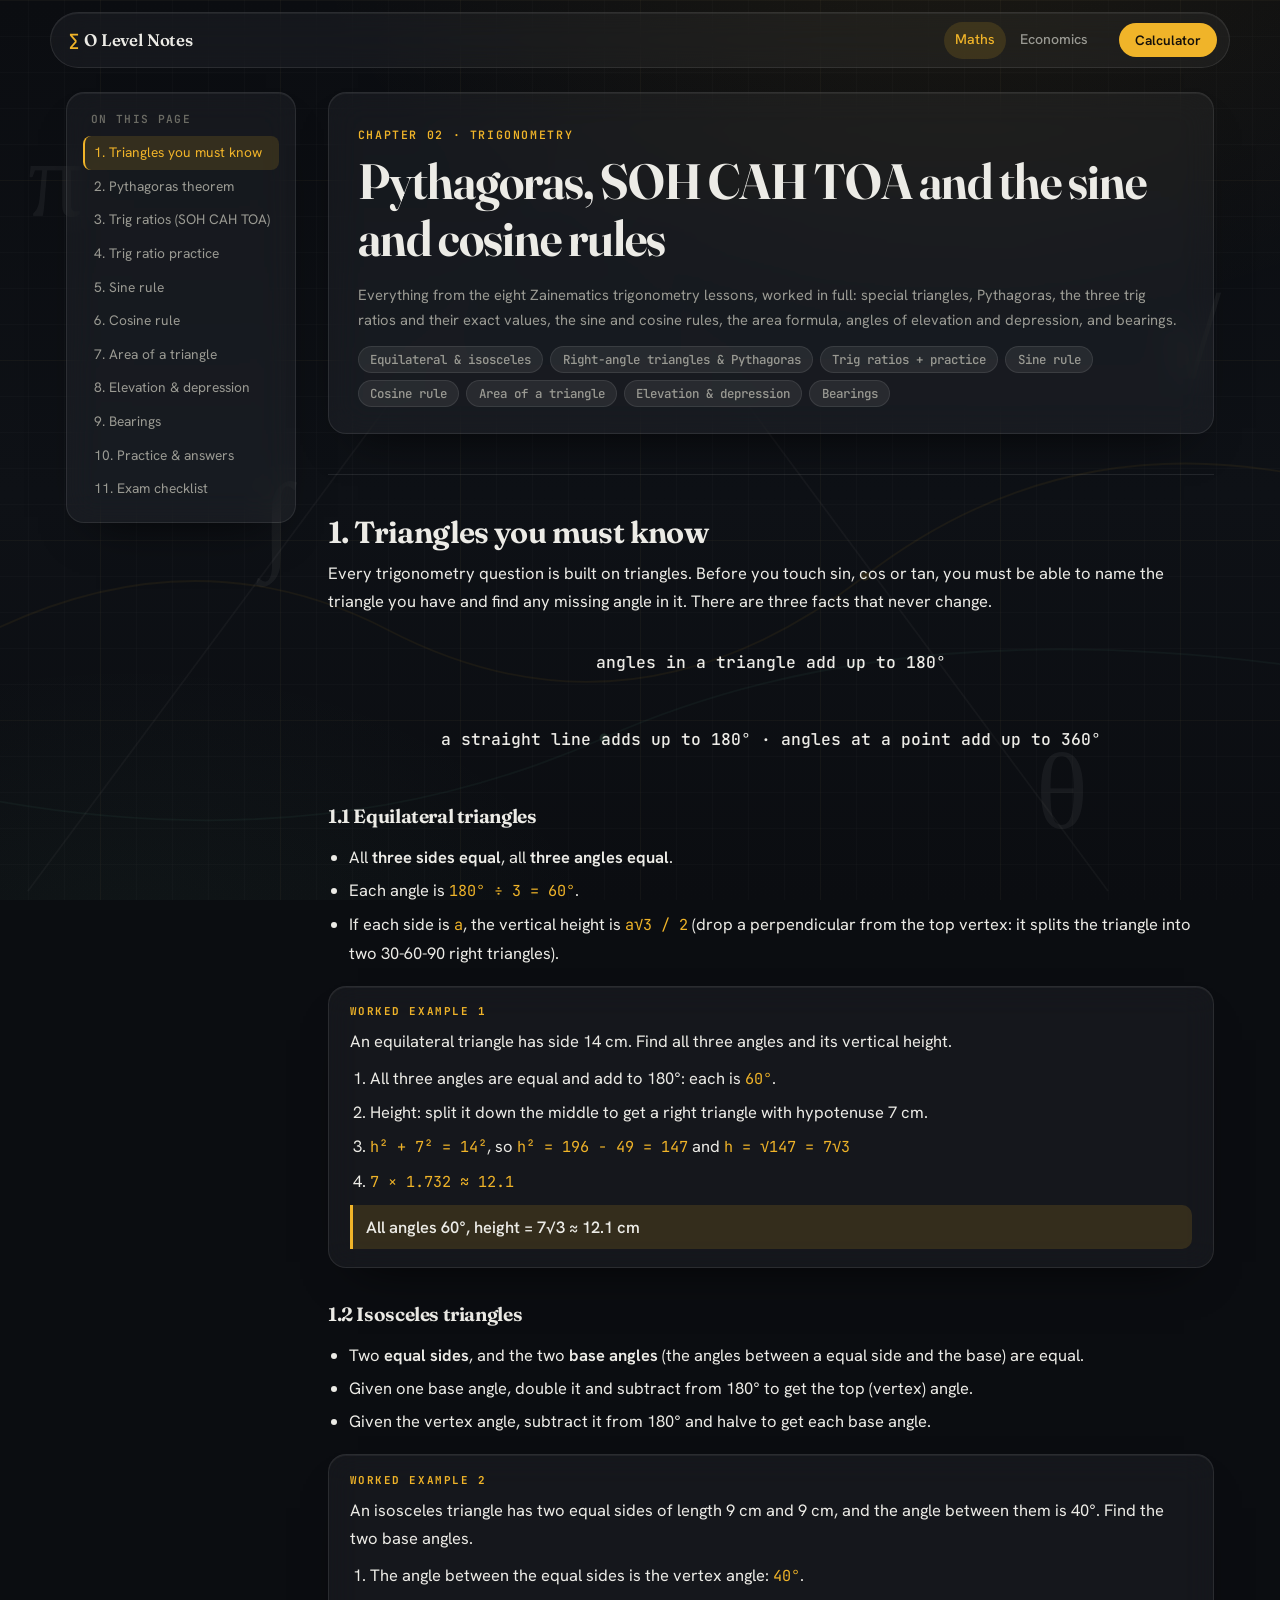
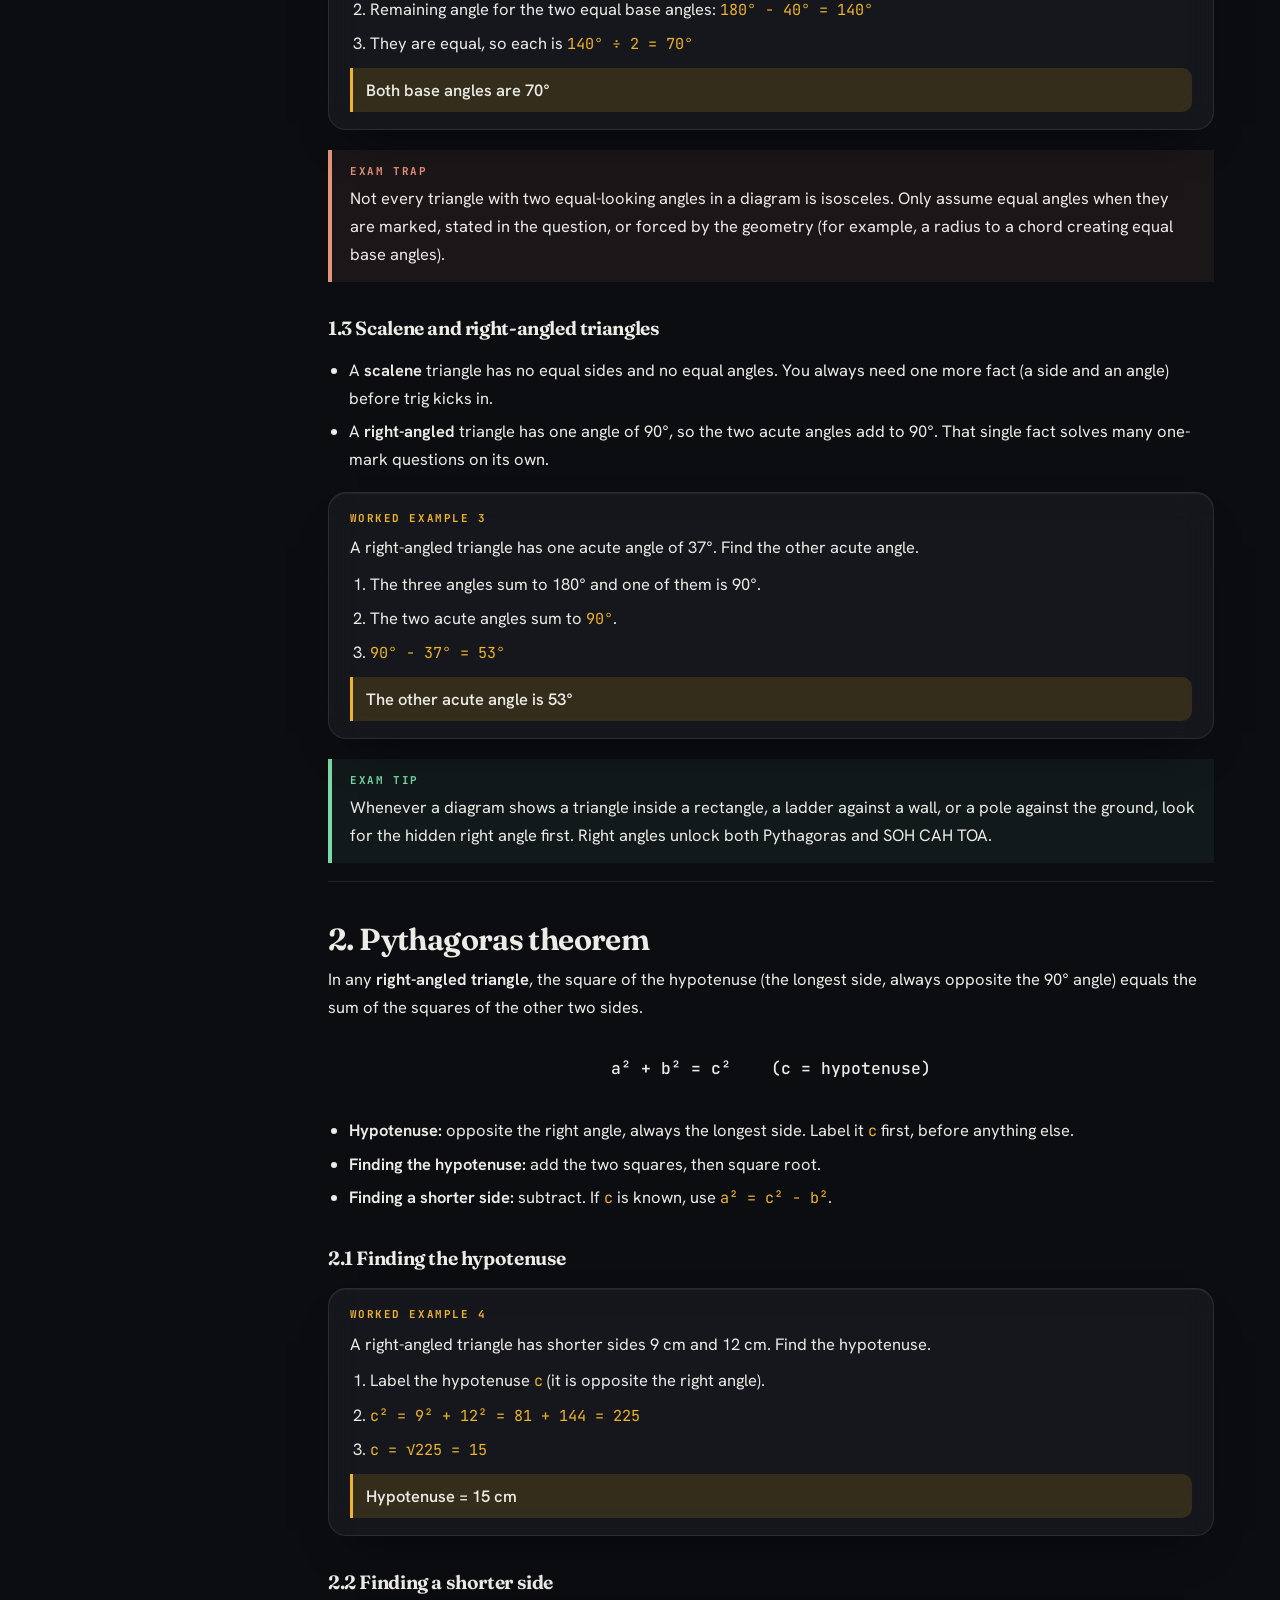
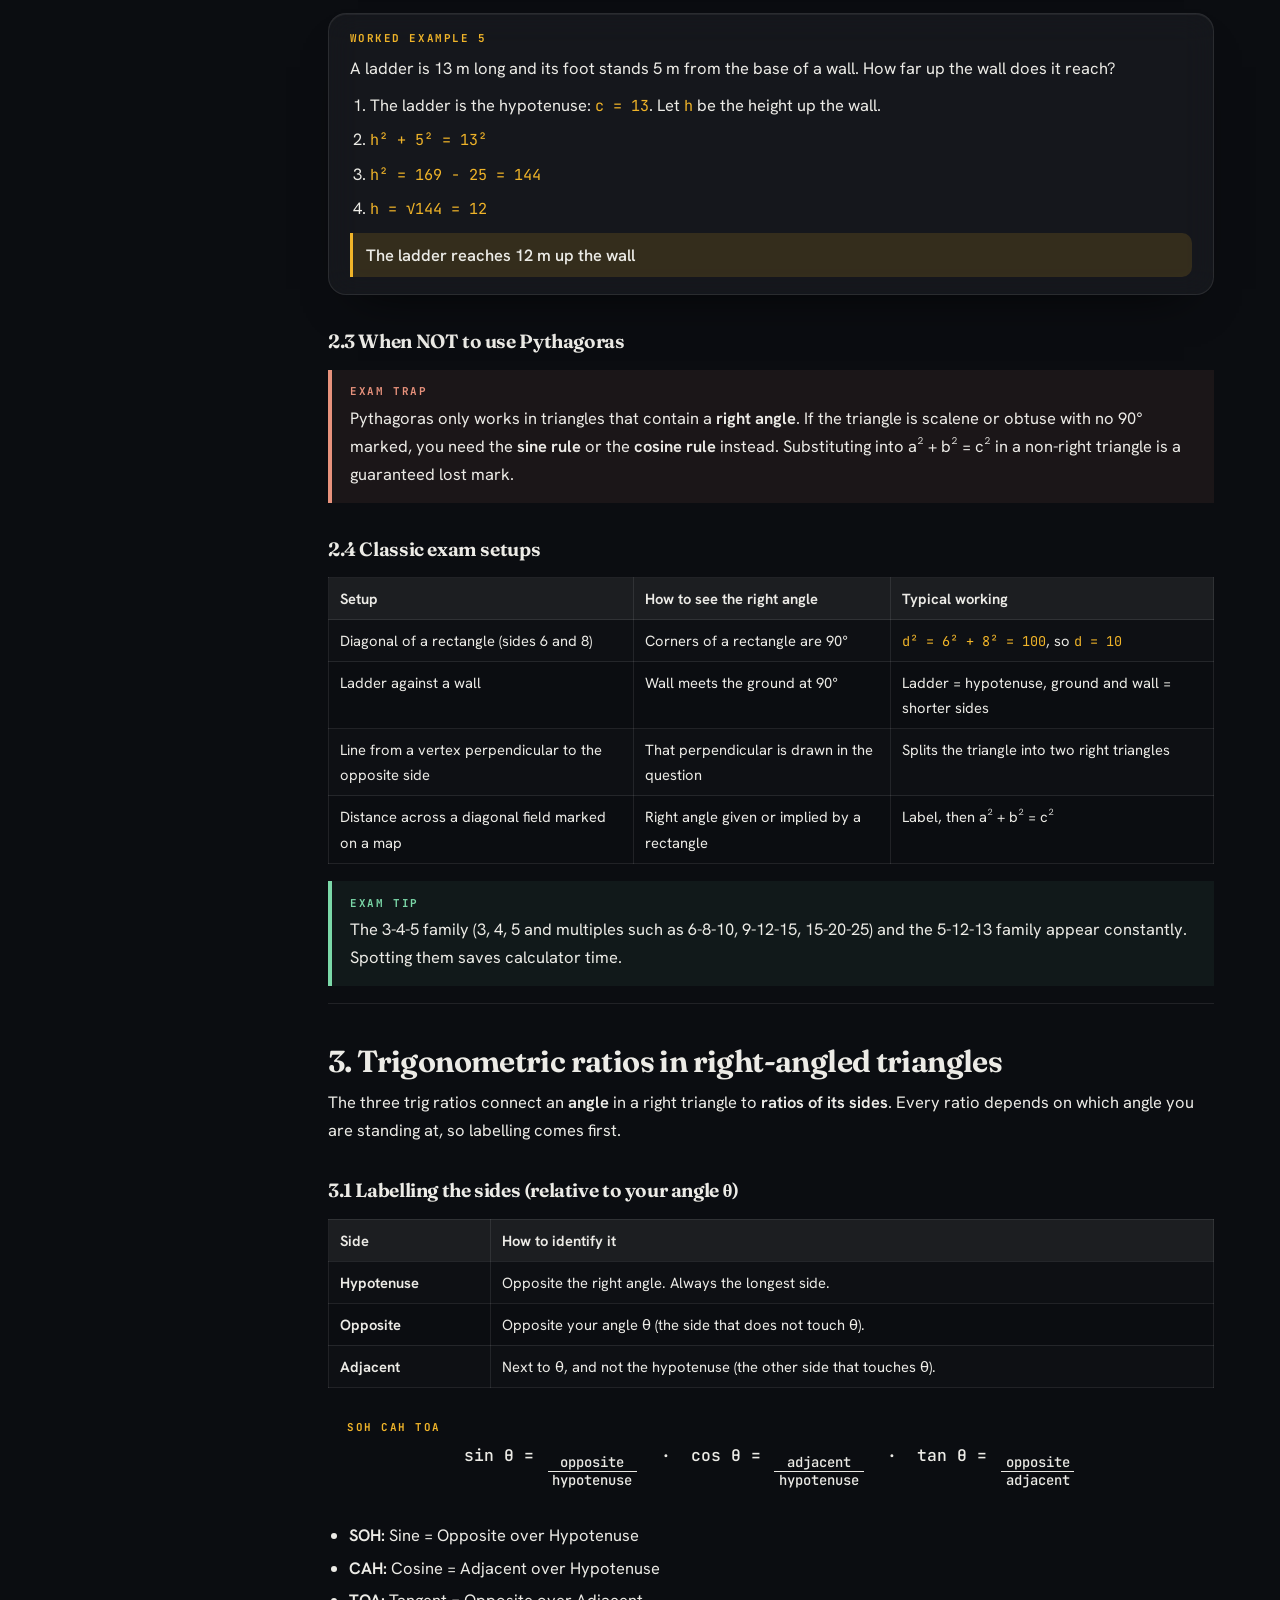
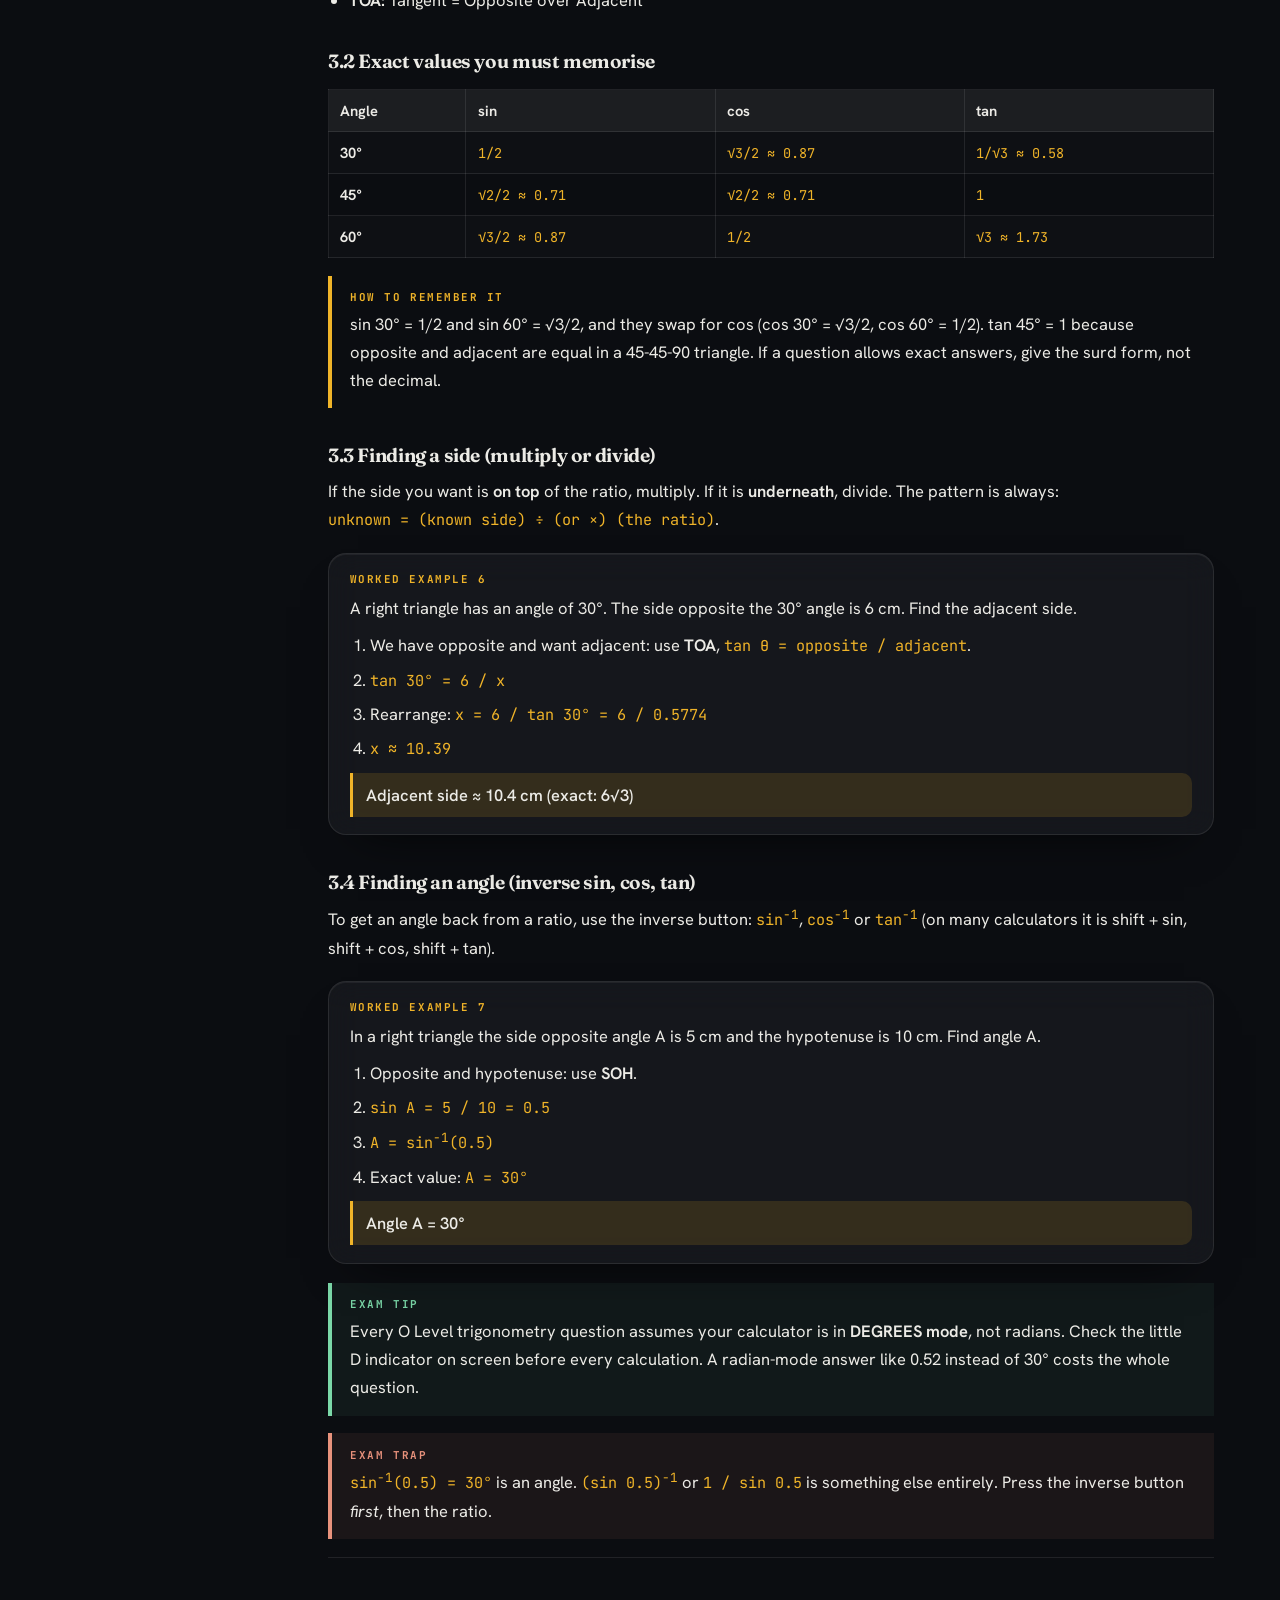
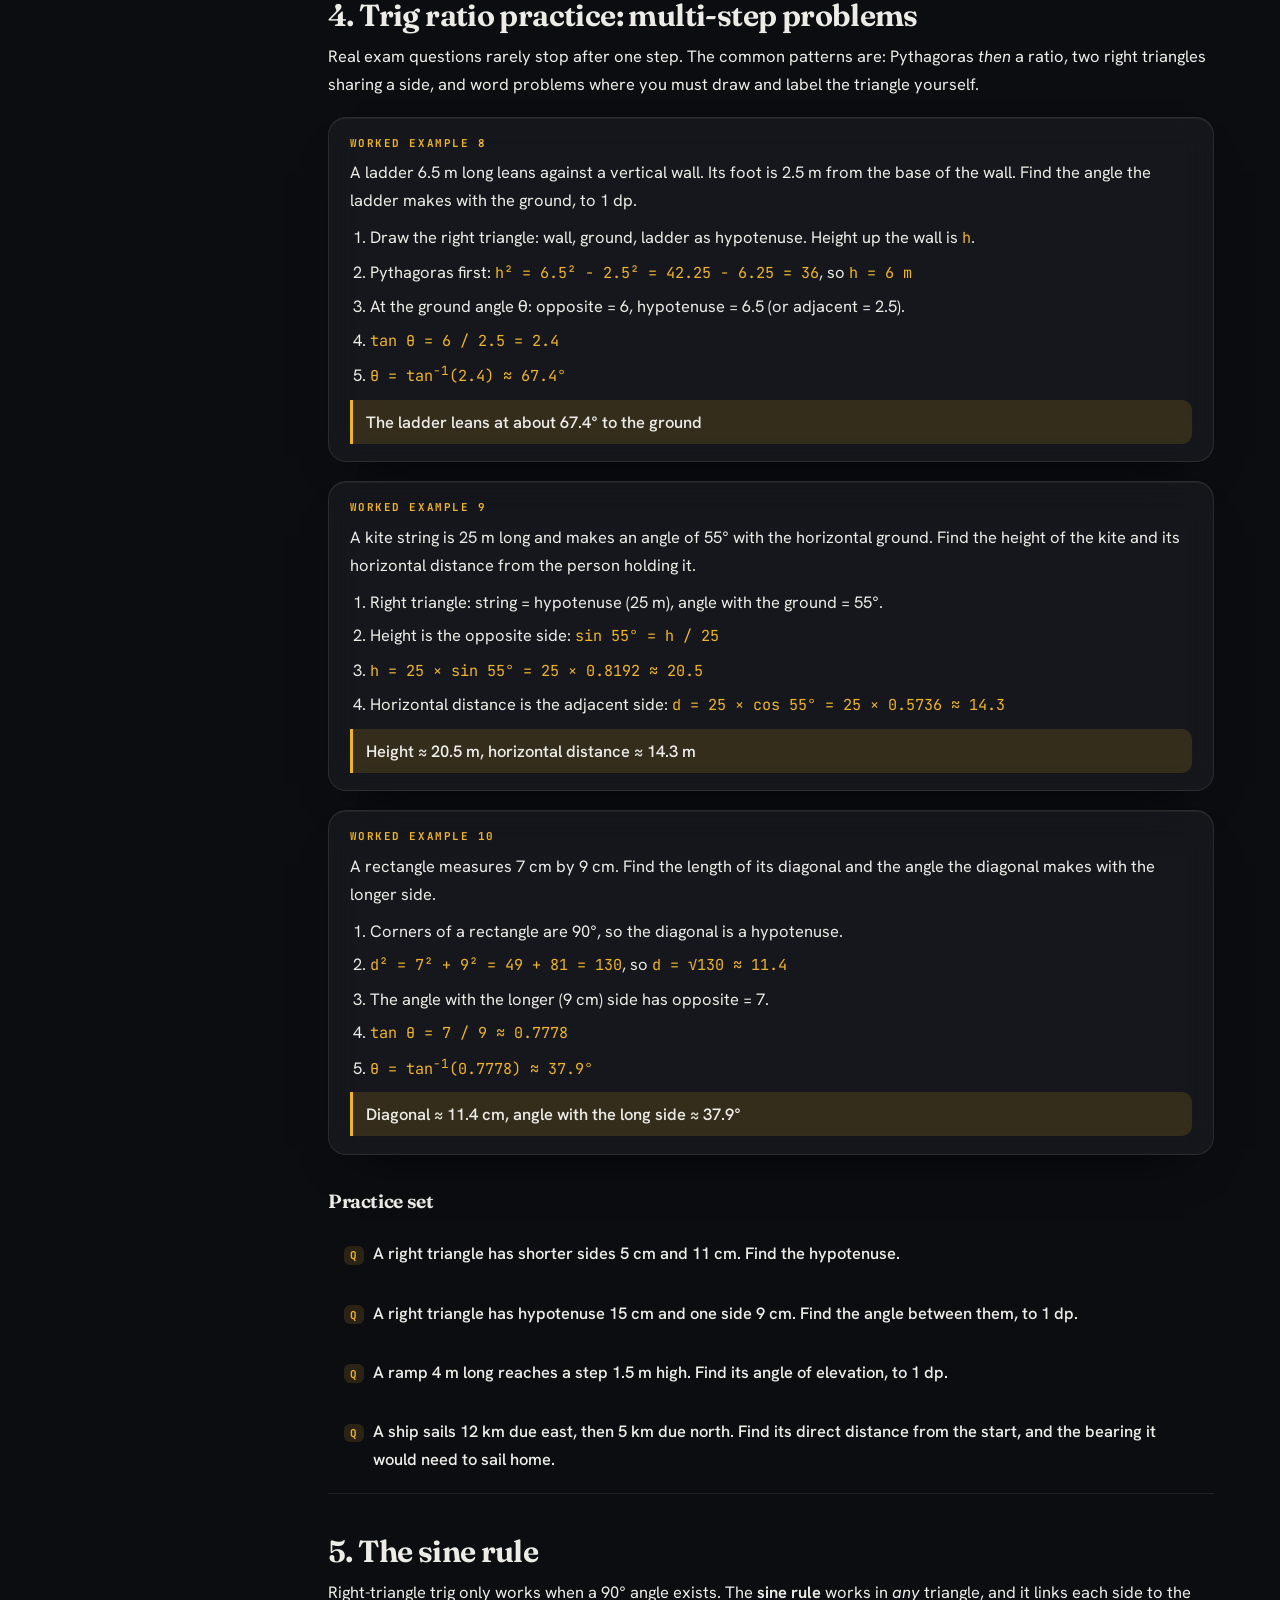
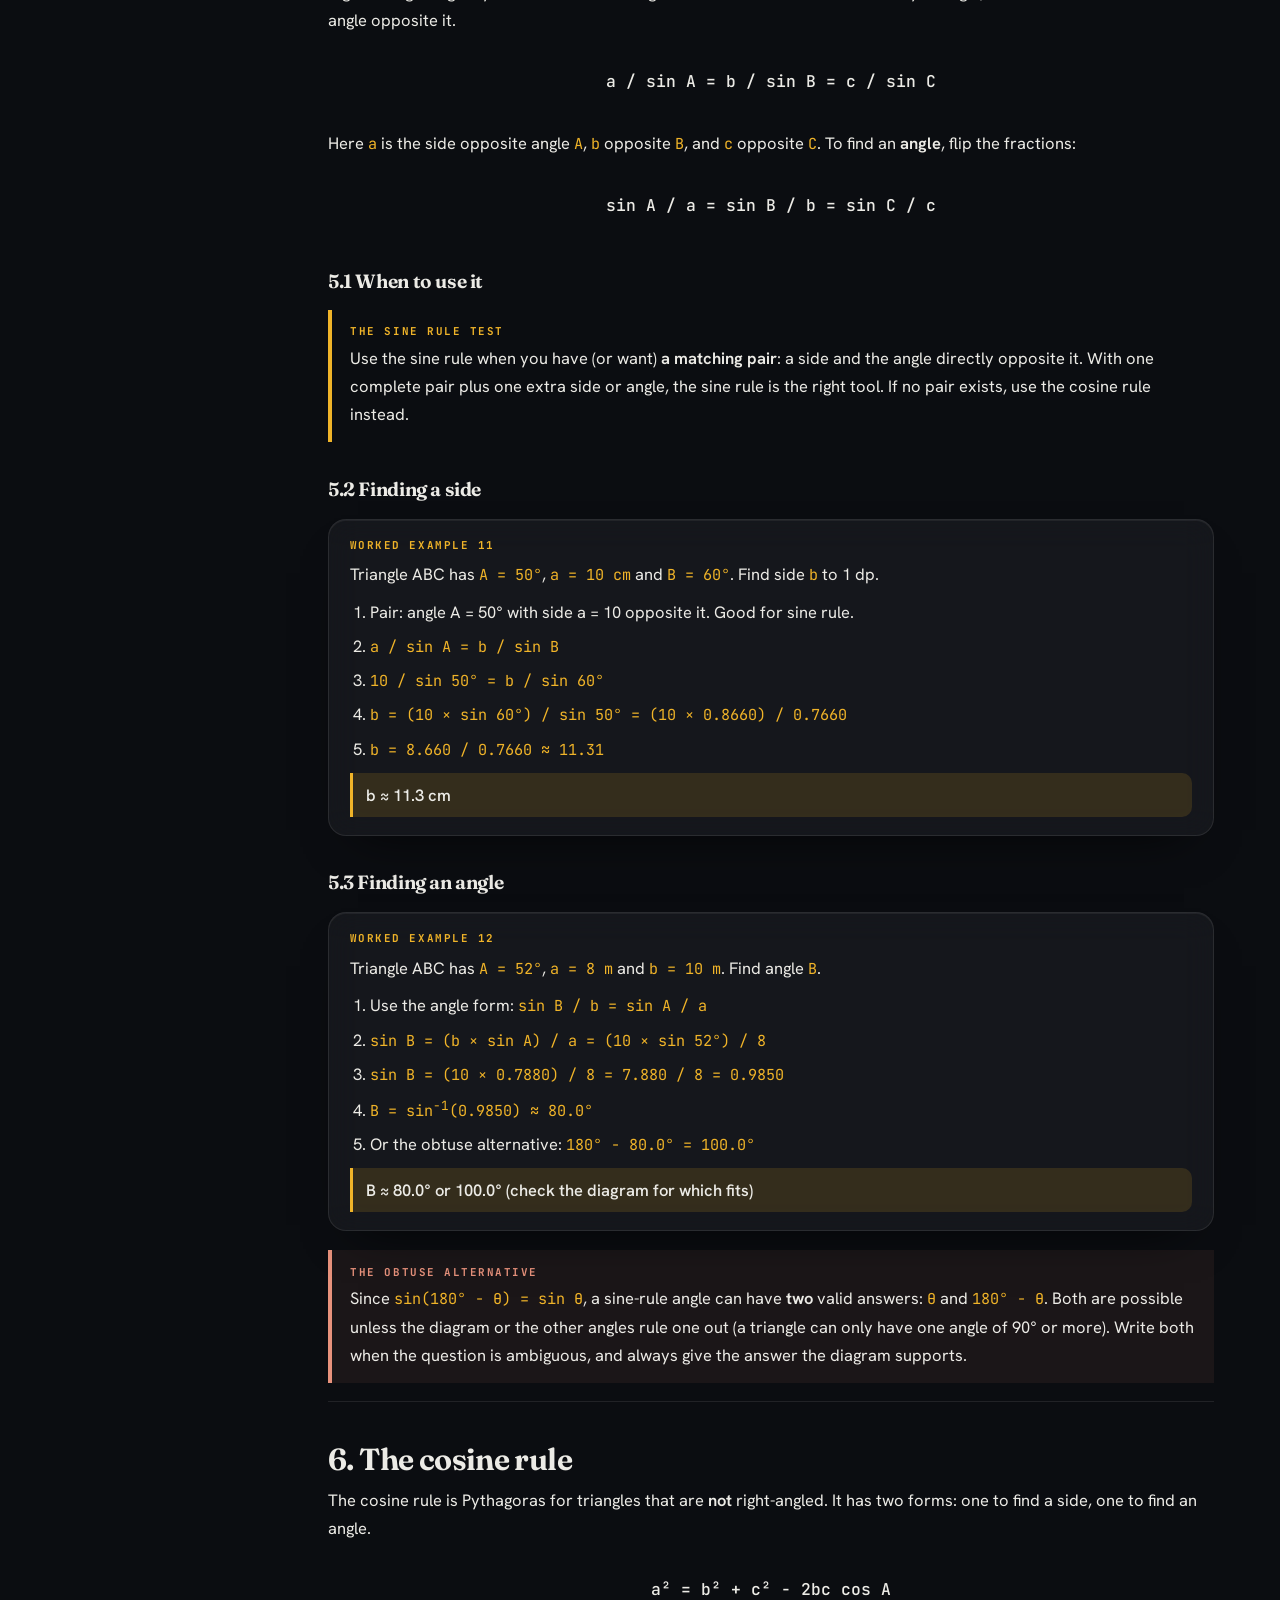
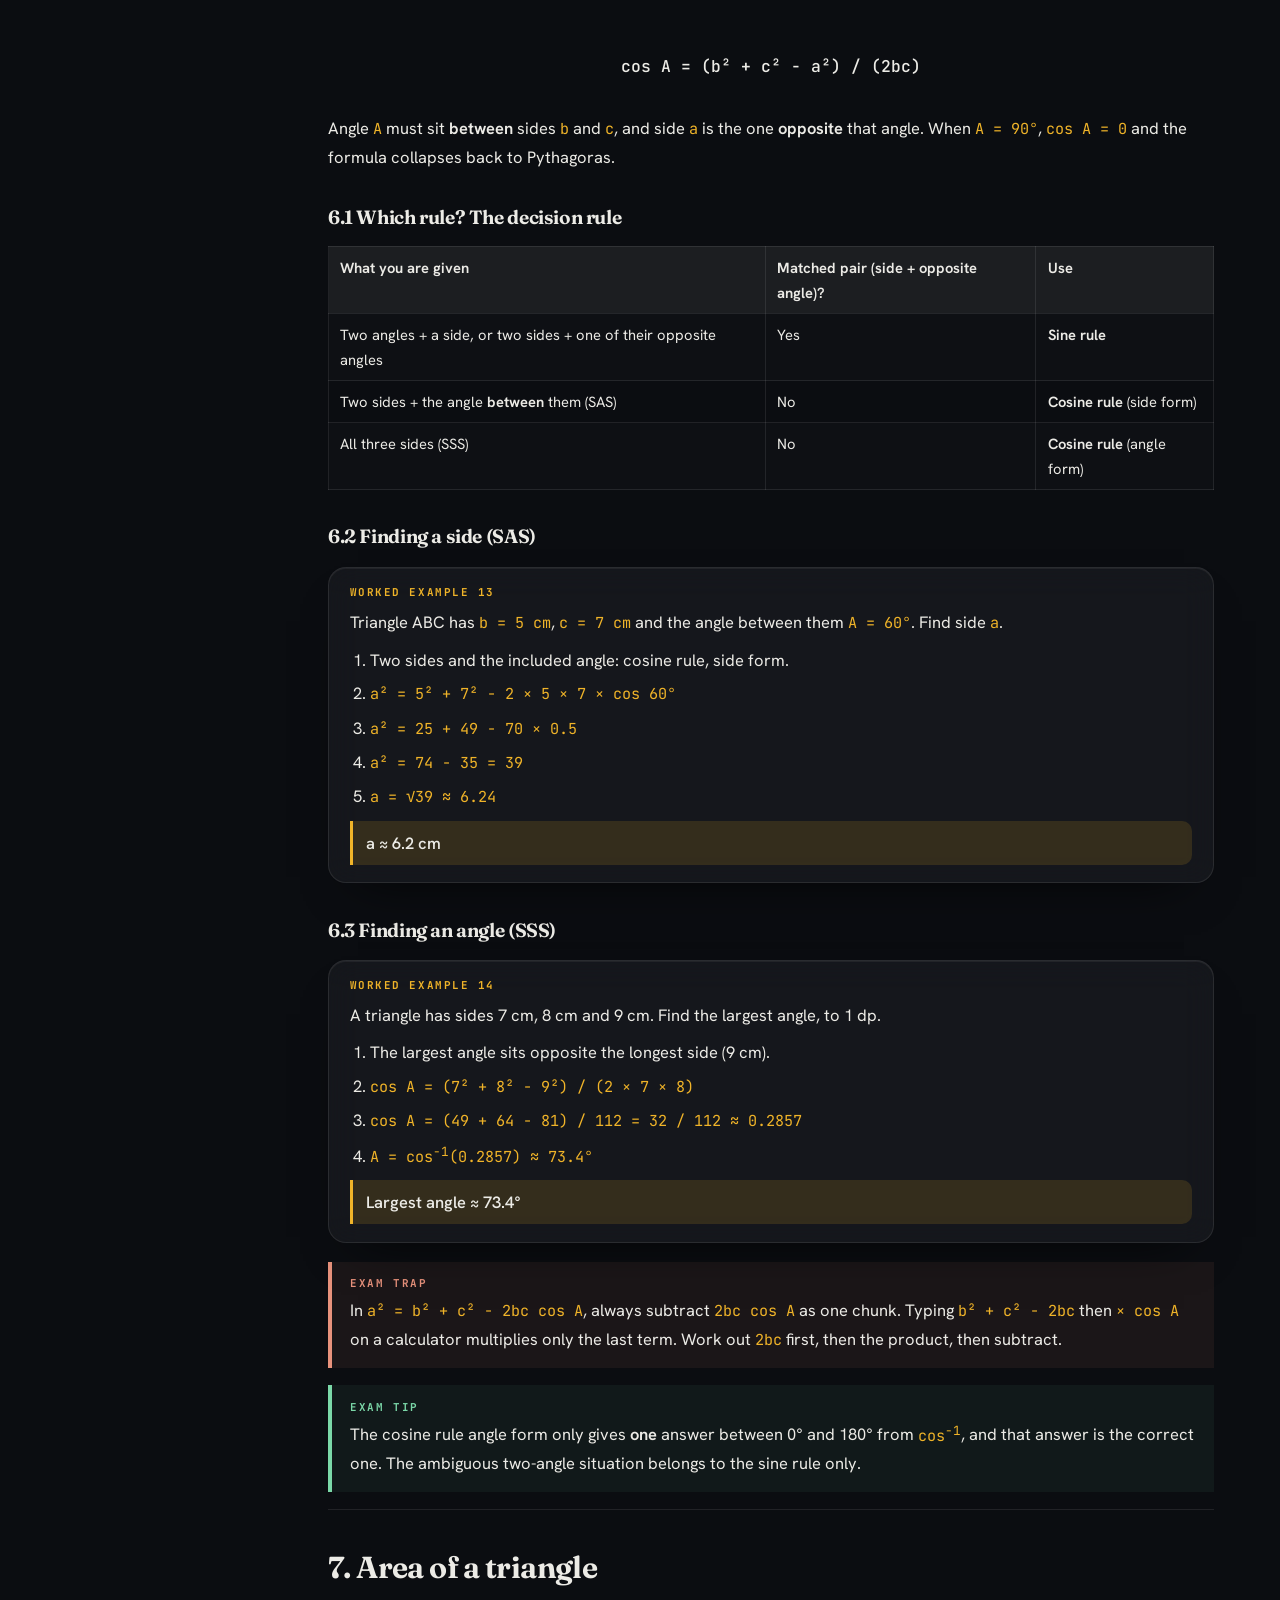
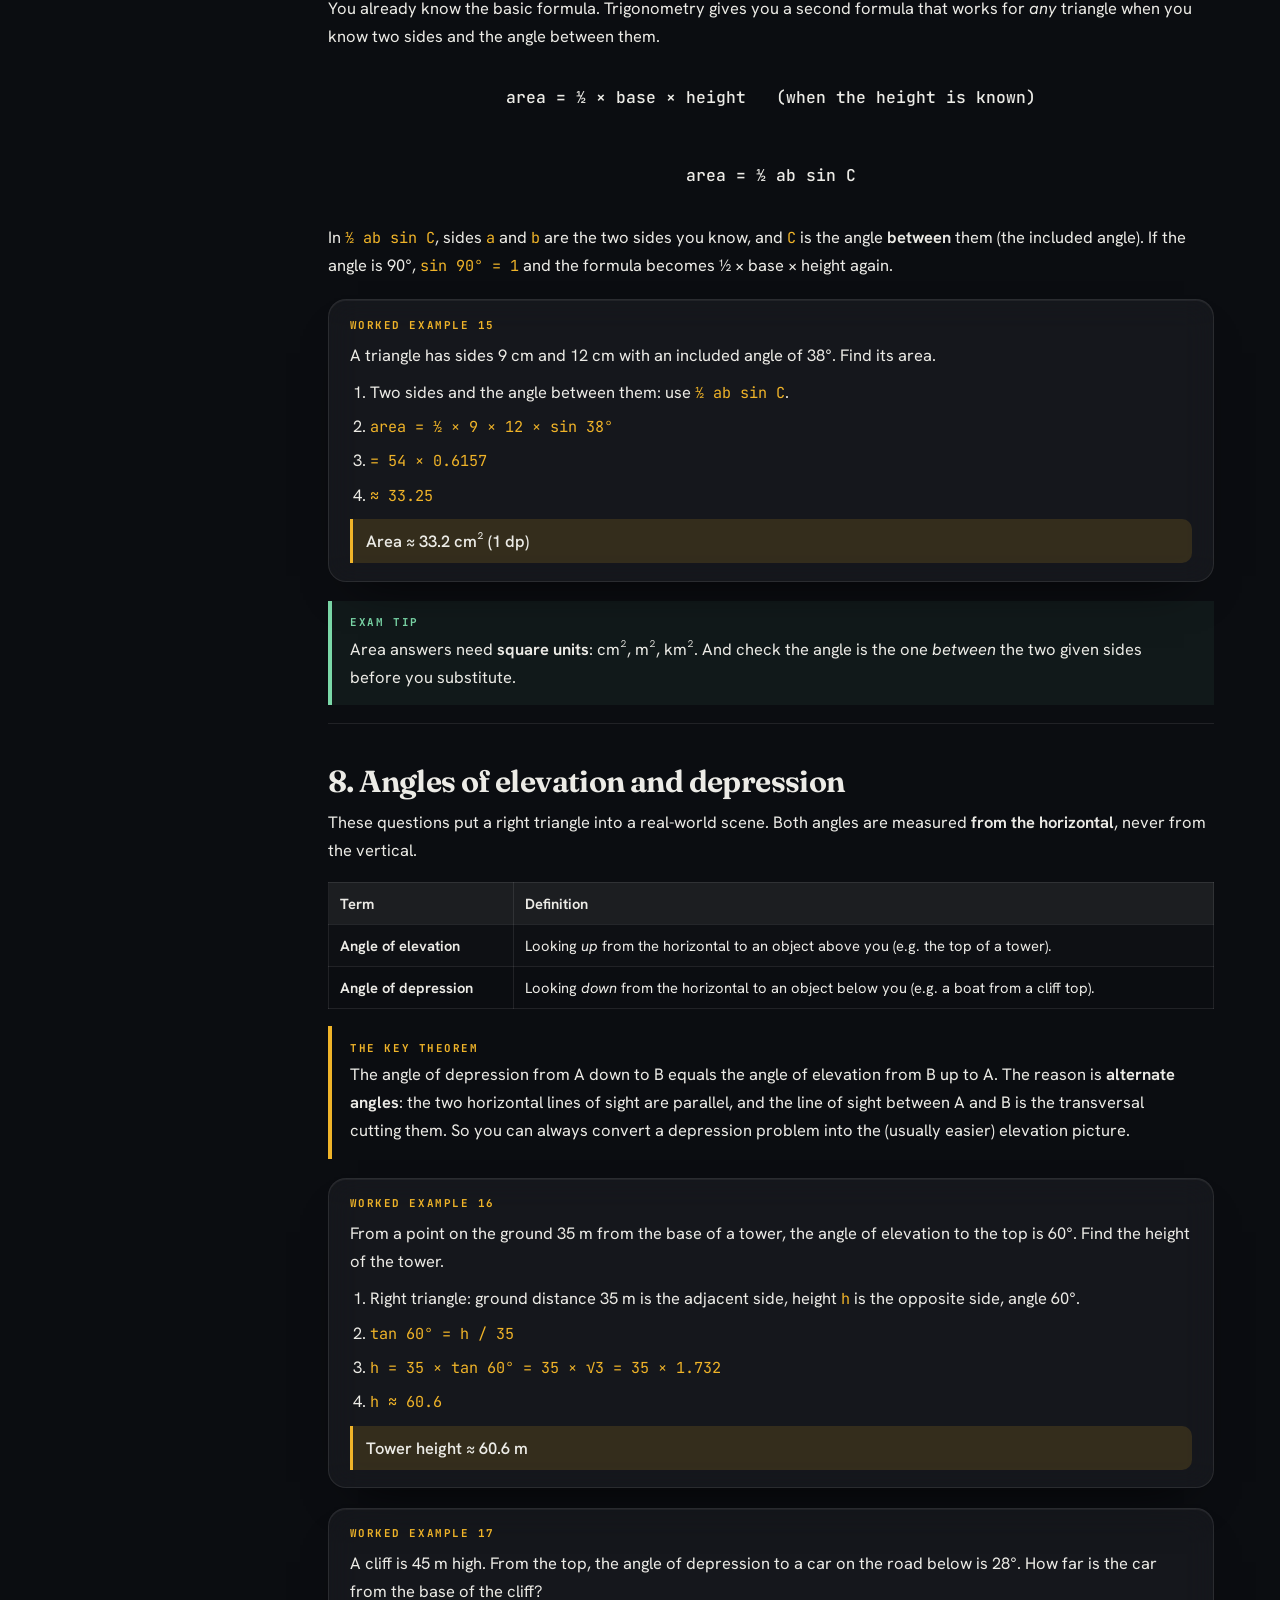
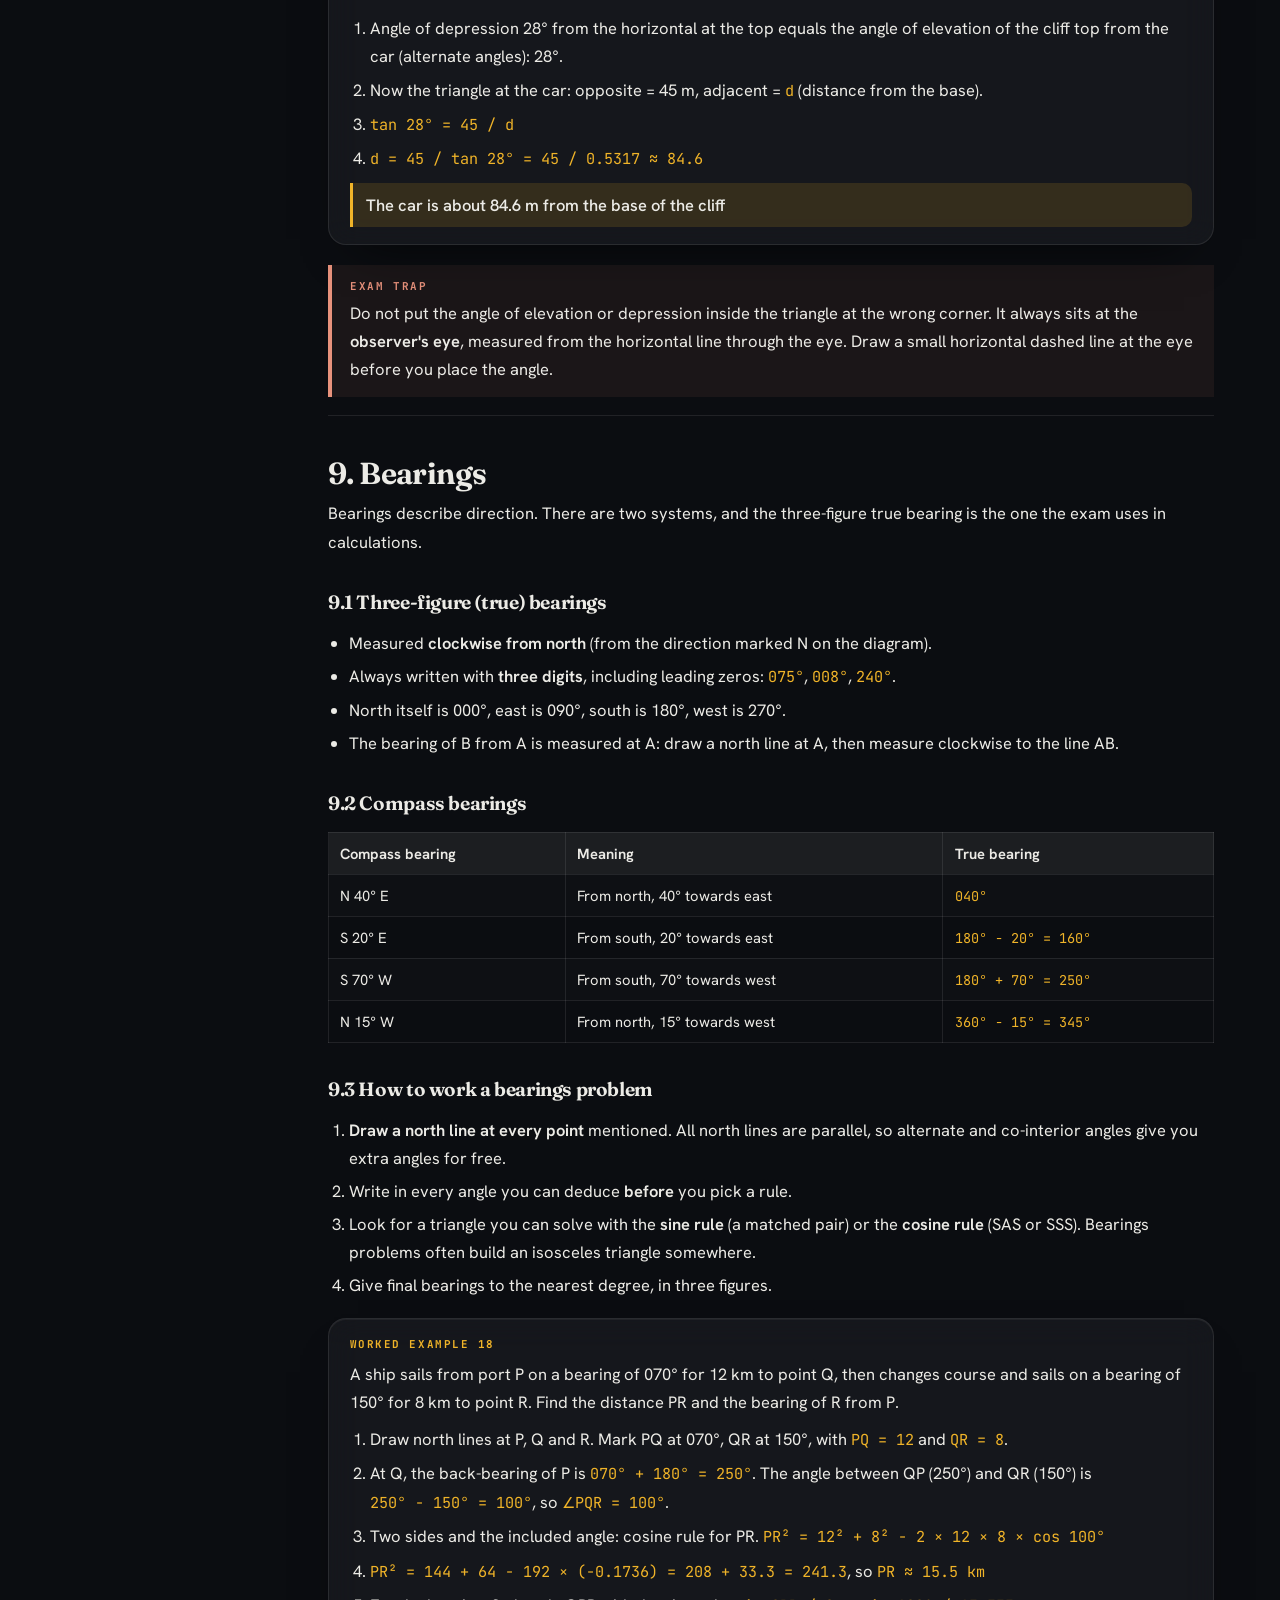
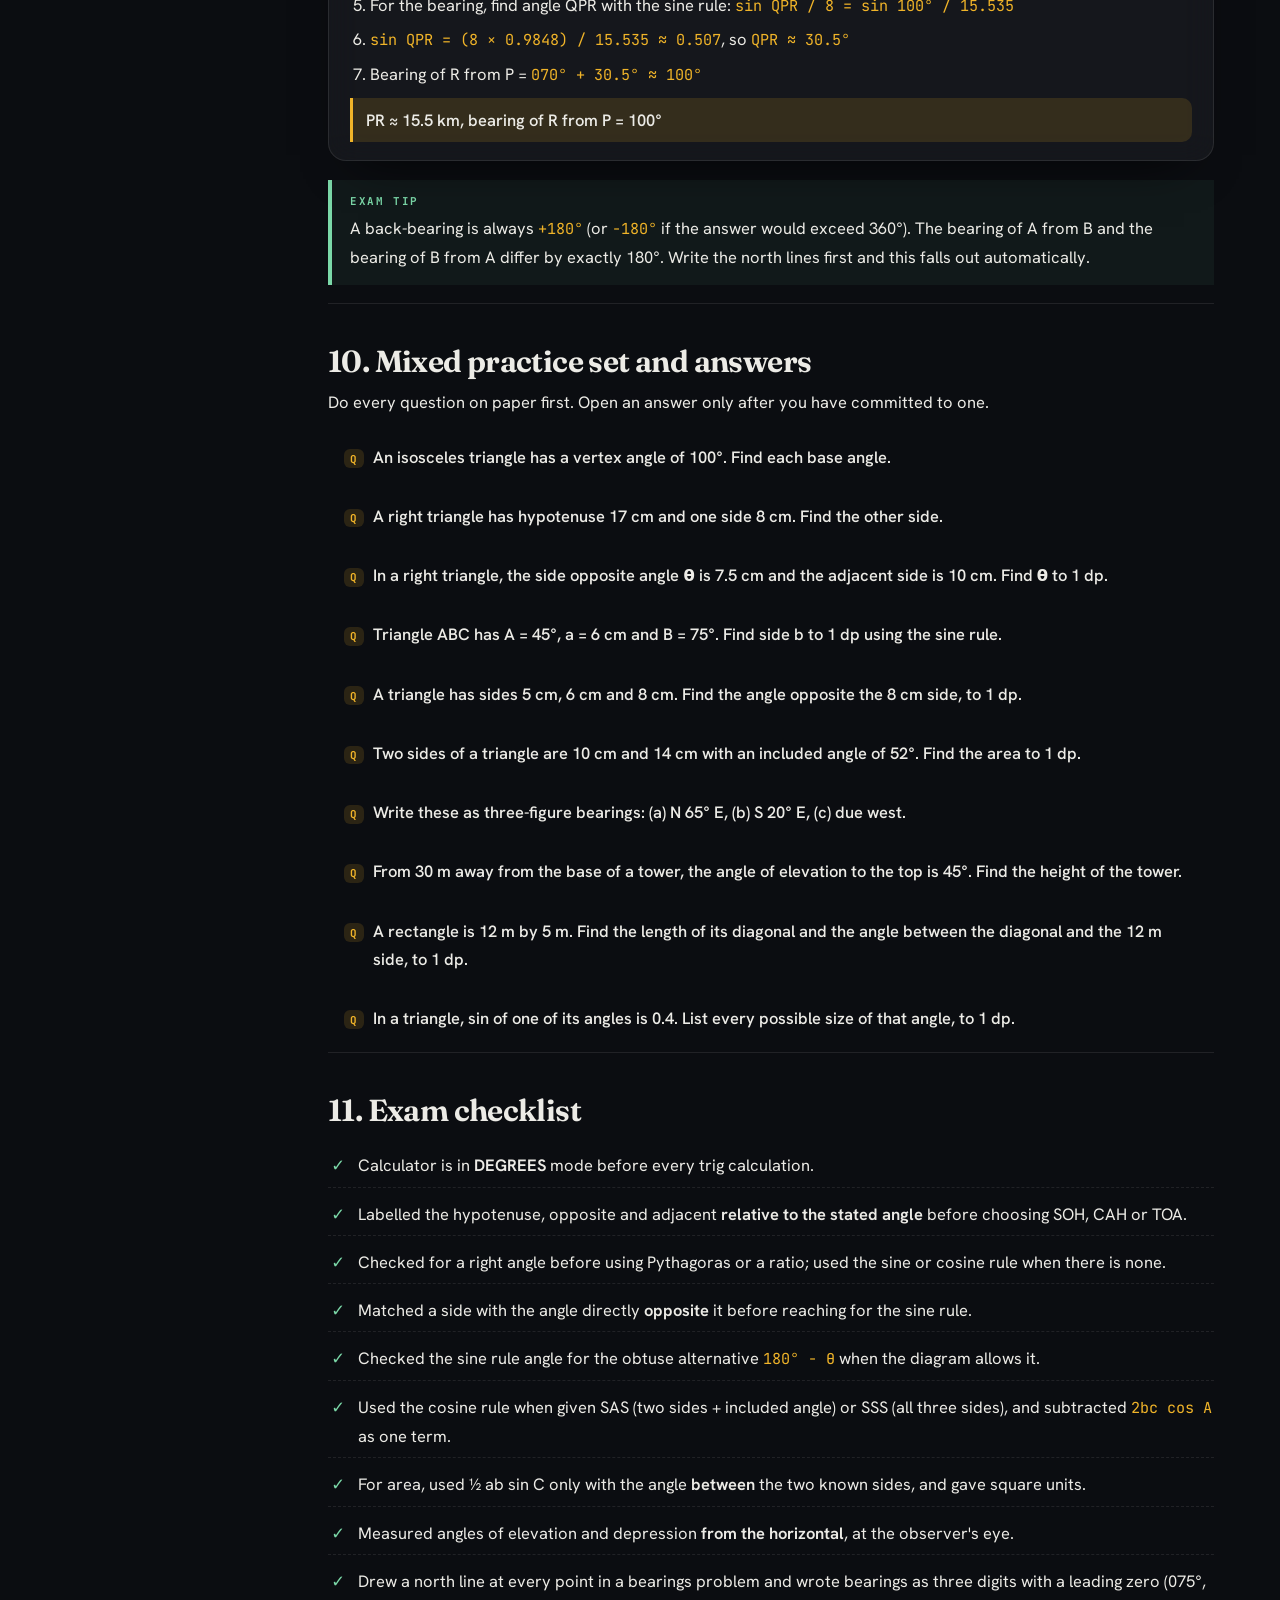
<file: trigonometry.html>
<!DOCTYPE html>
<html lang="en">
<head>
<meta charset="UTF-8">
<meta name="viewport" content="width=device-width, initial-scale=1.0">
<title>Trigonometry · Maths Notes</title>
<meta name="description" content="O Level trigonometry notes: Pythagoras, SOH CAH TOA, exact values, sine rule, cosine rule, area of a triangle, angles of elevation and depression, and bearings.">
<link rel="preconnect" href="https://fonts.googleapis.com">
<link rel="preconnect" href="https://fonts.gstatic.com" crossorigin>
<link href="https://fonts.googleapis.com/css2?family=Fraunces:opsz,wght@9..144,500;9..144,650;9..144,750&family=Hanken+Grotesk:wght@400;500;600;700&family=JetBrains+Mono:wght@400;500;700&display=swap" rel="stylesheet">
<link rel="stylesheet" href="css/site.css?v=2">
</head>
<body>

<header class="nav glass">
  <a class="brand" href="index.html"><span class="mark">∑</span><span class="word">O Level Notes</span></a>
  <nav class="nav-links">
    <a href="maths.html" aria-current="page">Maths</a>
    <a href="economics.html">Economics</a>
  </nav>
  <button class="nav-calc" data-calc-open>Calculator</button>
</header>

<div class="page">
<aside class="toc glass" aria-label="Chapter contents">
  <div class="toc-title">On this page</div>
  <a href="#triangles">1. Triangles you must know</a>
  <a href="#pythagoras">2. Pythagoras theorem</a>
  <a href="#ratios">3. Trig ratios (SOH CAH TOA)</a>
  <a href="#practice-ratios">4. Trig ratio practice</a>
  <a href="#sine-rule">5. Sine rule</a>
  <a href="#cosine-rule">6. Cosine rule</a>
  <a href="#area">7. Area of a triangle</a>
  <a href="#elevation">8. Elevation &amp; depression</a>
  <a href="#bearings">9. Bearings</a>
  <a href="#practice">10. Practice &amp; answers</a>
  <a href="#checklist">11. Exam checklist</a>
</aside>

<main class="chapter">
  <div class="chapter-hero glass" data-reveal>
    <span class="eyebrow">Chapter 02 · Trigonometry</span>
    <h1>Pythagoras, SOH CAH TOA and the sine and cosine rules</h1>
    <p class="meta">Everything from the eight Zainematics trigonometry lessons, worked in full: special triangles, Pythagoras, the three trig ratios and their exact values, the sine and cosine rules, the area formula, angles of elevation and depression, and bearings.</p>
    <div class="chips">
      <a class="chip" href="https://www.youtube.com/playlist?list=PLLyqGZba3Xv2weVSJSWU2GFElqWJ51DK2">Equilateral &amp; isosceles</a>
      <a class="chip" href="https://www.youtube.com/playlist?list=PLLyqGZba3Xv2weVSJSWU2GFElqWJ51DK2">Right-angle triangles &amp; Pythagoras</a>
      <a class="chip" href="https://www.youtube.com/playlist?list=PLLyqGZba3Xv2weVSJSWU2GFElqWJ51DK2">Trig ratios + practice</a>
      <a class="chip" href="https://www.youtube.com/playlist?list=PLLyqGZba3Xv2weVSJSWU2GFElqWJ51DK2">Sine rule</a>
      <a class="chip" href="https://www.youtube.com/playlist?list=PLLyqGZba3Xv2weVSJSWU2GFElqWJ51DK2">Cosine rule</a>
      <a class="chip" href="https://www.youtube.com/playlist?list=PLLyqGZba3Xv2weVSJSWU2GFElqWJ51DK2">Area of a triangle</a>
      <a class="chip" href="https://www.youtube.com/playlist?list=PLLyqGZba3Xv2weVSJSWU2GFElqWJ51DK2">Elevation &amp; depression</a>
      <a class="chip" href="https://www.youtube.com/playlist?list=PLLyqGZba3Xv2weVSJSWU2GFElqWJ51DK2">Bearings</a>
    </div>
  </div>

  <section id="triangles" data-reveal>
    <h2>1. Triangles you must know</h2>
    <p>Every trigonometry question is built on triangles. Before you touch sin, cos or tan, you must be able to name the triangle you have and find any missing angle in it. There are three facts that never change.</p>
    <div class="formula"><code>angles in a triangle add up to 180°</code></div>
    <div class="formula"><code>a straight line adds up to 180° · angles at a point add up to 360°</code></div>

    <h3>1.1 Equilateral triangles</h3>
    <ul>
      <li>All <strong>three sides equal</strong>, all <strong>three angles equal</strong>.</li>
      <li>Each angle is <span class="m">180° ÷ 3 = 60°</span>.</li>
      <li>If each side is <span class="m">a</span>, the vertical height is <span class="m">a√3 / 2</span> (drop a perpendicular from the top vertex: it splits the triangle into two 30-60-90 right triangles).</li>
    </ul>
    <div class="example glass">
      <span class="label">Worked example 1</span>
      <p>An equilateral triangle has side 14 cm. Find all three angles and its vertical height.</p>
      <ol class="steps">
        <li>All three angles are equal and add to 180°: each is <span class="m">60°</span>.</li>
        <li>Height: split it down the middle to get a right triangle with hypotenuse 7 cm.</li>
        <li><span class="m">h² + 7² = 14²</span>, so <span class="m">h² = 196 − 49 = 147</span> and <span class="m">h = √147 = 7√3</span></li>
        <li><span class="m">7 × 1.732 ≈ 12.1</span></li>
      </ol>
      <p class="answer">All angles 60°, height = 7√3 ≈ 12.1 cm</p>
    </div>

    <h3>1.2 Isosceles triangles</h3>
    <ul>
      <li>Two <strong>equal sides</strong>, and the two <strong>base angles</strong> (the angles between a equal side and the base) are equal.</li>
      <li>Given one base angle, double it and subtract from 180° to get the top (vertex) angle.</li>
      <li>Given the vertex angle, subtract it from 180° and halve to get each base angle.</li>
    </ul>
    <div class="example glass">
      <span class="label">Worked example 2</span>
      <p>An isosceles triangle has two equal sides of length 9 cm and 9 cm, and the angle between them is 40°. Find the two base angles.</p>
      <ol class="steps">
        <li>The angle between the equal sides is the vertex angle: <span class="m">40°</span>.</li>
        <li>Remaining angle for the two equal base angles: <span class="m">180° − 40° = 140°</span></li>
        <li>They are equal, so each is <span class="m">140° ÷ 2 = 70°</span></li>
      </ol>
      <p class="answer">Both base angles are 70°</p>
    </div>
    <div class="box warn"><span class="label">Exam trap</span>Not every triangle with two equal-looking angles in a diagram is isosceles. Only assume equal angles when they are marked, stated in the question, or forced by the geometry (for example, a radius to a chord creating equal base angles).</div>

    <h3>1.3 Scalene and right-angled triangles</h3>
    <ul>
      <li>A <strong>scalene</strong> triangle has no equal sides and no equal angles. You always need one more fact (a side and an angle) before trig kicks in.</li>
      <li>A <strong>right-angled</strong> triangle has one angle of 90°, so the two acute angles add to 90°. That single fact solves many one-mark questions on its own.</li>
    </ul>
    <div class="example glass">
      <span class="label">Worked example 3</span>
      <p>A right-angled triangle has one acute angle of 37°. Find the other acute angle.</p>
      <ol class="steps">
        <li>The three angles sum to 180° and one of them is 90°.</li>
        <li>The two acute angles sum to <span class="m">90°</span>.</li>
        <li><span class="m">90° − 37° = 53°</span></li>
      </ol>
      <p class="answer">The other acute angle is 53°</p>
    </div>
    <div class="box good"><span class="label">Exam tip</span>Whenever a diagram shows a triangle inside a rectangle, a ladder against a wall, or a pole against the ground, look for the hidden right angle first. Right angles unlock both Pythagoras and SOH CAH TOA.</div>
  </section>

  <section id="pythagoras" data-reveal>
    <h2>2. Pythagoras theorem</h2>
    <p>In any <strong>right-angled triangle</strong>, the square of the hypotenuse (the longest side, always opposite the 90° angle) equals the sum of the squares of the other two sides.</p>
    <div class="formula"><code>a² + b² = c² &nbsp;&nbsp; (c = hypotenuse)</code></div>
    <ul>
      <li><strong>Hypotenuse:</strong> opposite the right angle, always the longest side. Label it <span class="m">c</span> first, before anything else.</li>
      <li><strong>Finding the hypotenuse:</strong> add the two squares, then square root.</li>
      <li><strong>Finding a shorter side:</strong> subtract. If <span class="m">c</span> is known, use <span class="m">a² = c² − b²</span>.</li>
    </ul>

    <h3>2.1 Finding the hypotenuse</h3>
    <div class="example glass">
      <span class="label">Worked example 4</span>
      <p>A right-angled triangle has shorter sides 9 cm and 12 cm. Find the hypotenuse.</p>
      <ol class="steps">
        <li>Label the hypotenuse <span class="m">c</span> (it is opposite the right angle).</li>
        <li><span class="m">c² = 9² + 12² = 81 + 144 = 225</span></li>
        <li><span class="m">c = √225 = 15</span></li>
      </ol>
      <p class="answer">Hypotenuse = 15 cm</p>
    </div>

    <h3>2.2 Finding a shorter side</h3>
    <div class="example glass">
      <span class="label">Worked example 5</span>
      <p>A ladder is 13 m long and its foot stands 5 m from the base of a wall. How far up the wall does it reach?</p>
      <ol class="steps">
        <li>The ladder is the hypotenuse: <span class="m">c = 13</span>. Let <span class="m">h</span> be the height up the wall.</li>
        <li><span class="m">h² + 5² = 13²</span></li>
        <li><span class="m">h² = 169 − 25 = 144</span></li>
        <li><span class="m">h = √144 = 12</span></li>
      </ol>
      <p class="answer">The ladder reaches 12 m up the wall</p>
    </div>

    <h3>2.3 When NOT to use Pythagoras</h3>
    <div class="box warn"><span class="label">Exam trap</span>Pythagoras only works in triangles that contain a <strong>right angle</strong>. If the triangle is scalene or obtuse with no 90° marked, you need the <strong>sine rule</strong> or the <strong>cosine rule</strong> instead. Substituting into a² + b² = c² in a non-right triangle is a guaranteed lost mark.</div>

    <h3>2.4 Classic exam setups</h3>
    <table>
      <tr><th>Setup</th><th>How to see the right angle</th><th>Typical working</th></tr>
      <tr><td>Diagonal of a rectangle (sides 6 and 8)</td><td>Corners of a rectangle are 90°</td><td><span class="m">d² = 6² + 8² = 100</span>, so <span class="m">d = 10</span></td></tr>
      <tr><td>Ladder against a wall</td><td>Wall meets the ground at 90°</td><td>Ladder = hypotenuse, ground and wall = shorter sides</td></tr>
      <tr><td>Line from a vertex perpendicular to the opposite side</td><td>That perpendicular is drawn in the question</td><td>Splits the triangle into two right triangles</td></tr>
      <tr><td>Distance across a diagonal field marked on a map</td><td>Right angle given or implied by a rectangle</td><td>Label, then a² + b² = c²</td></tr>
    </table>
    <div class="box good"><span class="label">Exam tip</span>The 3-4-5 family (3, 4, 5 and multiples such as 6-8-10, 9-12-15, 15-20-25) and the 5-12-13 family appear constantly. Spotting them saves calculator time.</div>
  </section>

  <section id="ratios" data-reveal>
    <h2>3. Trigonometric ratios in right-angled triangles</h2>
    <p>The three trig ratios connect an <strong>angle</strong> in a right triangle to <strong>ratios of its sides</strong>. Every ratio depends on which angle you are standing at, so labelling comes first.</p>

    <h3>3.1 Labelling the sides (relative to your angle θ)</h3>
    <table>
      <tr><th>Side</th><th>How to identify it</th></tr>
      <tr><td><strong>Hypotenuse</strong></td><td>Opposite the right angle. Always the longest side.</td></tr>
      <tr><td><strong>Opposite</strong></td><td>Opposite your angle θ (the side that does not touch θ).</td></tr>
      <tr><td><strong>Adjacent</strong></td><td>Next to θ, and not the hypotenuse (the other side that touches θ).</td></tr>
    </table>
    <div class="formula"><label class="label">SOH CAH TOA</label><code>sin θ = <span class="frac"><span>opposite</span><span>hypotenuse</span></span> &nbsp;·&nbsp; cos θ = <span class="frac"><span>adjacent</span><span>hypotenuse</span></span> &nbsp;·&nbsp; tan θ = <span class="frac"><span>opposite</span><span>adjacent</span></span></code></div>
    <ul>
      <li><strong>SOH:</strong> Sine = Opposite over Hypotenuse</li>
      <li><strong>CAH:</strong> Cosine = Adjacent over Hypotenuse</li>
      <li><strong>TOA:</strong> Tangent = Opposite over Adjacent</li>
    </ul>

    <h3>3.2 Exact values you must memorise</h3>
    <table>
      <tr><th>Angle</th><th>sin</th><th>cos</th><th>tan</th></tr>
      <tr><td><strong>30°</strong></td><td><span class="m">1/2</span></td><td><span class="m">√3/2 ≈ 0.87</span></td><td><span class="m">1/√3 ≈ 0.58</span></td></tr>
      <tr><td><strong>45°</strong></td><td><span class="m">√2/2 ≈ 0.71</span></td><td><span class="m">√2/2 ≈ 0.71</span></td><td><span class="m">1</span></td></tr>
      <tr><td><strong>60°</strong></td><td><span class="m">√3/2 ≈ 0.87</span></td><td><span class="m">1/2</span></td><td><span class="m">√3 ≈ 1.73</span></td></tr>
    </table>
    <div class="box"><span class="label">How to remember it</span>sin 30° = 1/2 and sin 60° = √3/2, and they swap for cos (cos 30° = √3/2, cos 60° = 1/2). tan 45° = 1 because opposite and adjacent are equal in a 45-45-90 triangle. If a question allows exact answers, give the surd form, not the decimal.</div>

    <h3>3.3 Finding a side (multiply or divide)</h3>
    <p>If the side you want is <strong>on top</strong> of the ratio, multiply. If it is <strong>underneath</strong>, divide. The pattern is always: <span class="m">unknown = (known side) ÷ (or ×) (the ratio)</span>.</p>
    <div class="example glass">
      <span class="label">Worked example 6</span>
      <p>A right triangle has an angle of 30°. The side opposite the 30° angle is 6 cm. Find the adjacent side.</p>
      <ol class="steps">
        <li>We have opposite and want adjacent: use <strong>TOA</strong>, <span class="m">tan θ = opposite / adjacent</span>.</li>
        <li><span class="m">tan 30° = 6 / x</span></li>
        <li>Rearrange: <span class="m">x = 6 / tan 30° = 6 / 0.5774</span></li>
        <li><span class="m">x ≈ 10.39</span></li>
      </ol>
      <p class="answer">Adjacent side ≈ 10.4 cm (exact: 6√3)</p>
    </div>

    <h3>3.4 Finding an angle (inverse sin, cos, tan)</h3>
    <p>To get an angle back from a ratio, use the inverse button: <span class="m">sin<sup>−1</sup></span>, <span class="m">cos<sup>−1</sup></span> or <span class="m">tan<sup>−1</sup></span> (on many calculators it is shift + sin, shift + cos, shift + tan).</p>
    <div class="example glass">
      <span class="label">Worked example 7</span>
      <p>In a right triangle the side opposite angle A is 5 cm and the hypotenuse is 10 cm. Find angle A.</p>
      <ol class="steps">
        <li>Opposite and hypotenuse: use <strong>SOH</strong>.</li>
        <li><span class="m">sin A = 5 / 10 = 0.5</span></li>
        <li><span class="m">A = sin<sup>−1</sup>(0.5)</span></li>
        <li>Exact value: <span class="m">A = 30°</span></li>
      </ol>
      <p class="answer">Angle A = 30°</p>
    </div>
    <div class="box good"><span class="label">Exam tip</span>Every O Level trigonometry question assumes your calculator is in <strong>DEGREES mode</strong>, not radians. Check the little D indicator on screen before every calculation. A radian-mode answer like 0.52 instead of 30° costs the whole question.</div>
    <div class="box warn"><span class="label">Exam trap</span><span class="m">sin<sup>−1</sup>(0.5) = 30°</span> is an angle. <span class="m">(sin 0.5)<sup>−1</sup></span> or <span class="m">1 / sin 0.5</span> is something else entirely. Press the inverse button <em>first</em>, then the ratio.</div>
  </section>

  <section id="practice-ratios" data-reveal>
    <h2>4. Trig ratio practice: multi-step problems</h2>
    <p>Real exam questions rarely stop after one step. The common patterns are: Pythagoras <em>then</em> a ratio, two right triangles sharing a side, and word problems where you must draw and label the triangle yourself.</p>

    <div class="example glass">
      <span class="label">Worked example 8</span>
      <p>A ladder 6.5 m long leans against a vertical wall. Its foot is 2.5 m from the base of the wall. Find the angle the ladder makes with the ground, to 1 dp.</p>
      <ol class="steps">
        <li>Draw the right triangle: wall, ground, ladder as hypotenuse. Height up the wall is <span class="m">h</span>.</li>
        <li>Pythagoras first: <span class="m">h² = 6.5² − 2.5² = 42.25 − 6.25 = 36</span>, so <span class="m">h = 6 m</span></li>
        <li>At the ground angle θ: opposite = 6, hypotenuse = 6.5 (or adjacent = 2.5).</li>
        <li><span class="m">tan θ = 6 / 2.5 = 2.4</span></li>
        <li><span class="m">θ = tan<sup>−1</sup>(2.4) ≈ 67.4°</span></li>
      </ol>
      <p class="answer">The ladder leans at about 67.4° to the ground</p>
    </div>

    <div class="example glass">
      <span class="label">Worked example 9</span>
      <p>A kite string is 25 m long and makes an angle of 55° with the horizontal ground. Find the height of the kite and its horizontal distance from the person holding it.</p>
      <ol class="steps">
        <li>Right triangle: string = hypotenuse (25 m), angle with the ground = 55°.</li>
        <li>Height is the opposite side: <span class="m">sin 55° = h / 25</span></li>
        <li><span class="m">h = 25 × sin 55° = 25 × 0.8192 ≈ 20.5</span></li>
        <li>Horizontal distance is the adjacent side: <span class="m">d = 25 × cos 55° = 25 × 0.5736 ≈ 14.3</span></li>
      </ol>
      <p class="answer">Height ≈ 20.5 m, horizontal distance ≈ 14.3 m</p>
    </div>

    <div class="example glass">
      <span class="label">Worked example 10</span>
      <p>A rectangle measures 7 cm by 9 cm. Find the length of its diagonal and the angle the diagonal makes with the longer side.</p>
      <ol class="steps">
        <li>Corners of a rectangle are 90°, so the diagonal is a hypotenuse.</li>
        <li><span class="m">d² = 7² + 9² = 49 + 81 = 130</span>, so <span class="m">d = √130 ≈ 11.4</span></li>
        <li>The angle with the longer (9 cm) side has opposite = 7.</li>
        <li><span class="m">tan θ = 7 / 9 ≈ 0.7778</span></li>
        <li><span class="m">θ = tan<sup>−1</sup>(0.7778) ≈ 37.9°</span></li>
      </ol>
      <p class="answer">Diagonal ≈ 11.4 cm, angle with the long side ≈ 37.9°</p>
    </div>

    <h3>Practice set</h3>
    <div class="practice">
      <details class="q"><summary>A right triangle has shorter sides 5 cm and 11 cm. Find the hypotenuse.</summary><div class="ans"><span class="m">c² = 25 + 121 = 146</span>, so <span class="m">c = √146 ≈ 12.1 cm</span>.</div></details>
      <details class="q"><summary>A right triangle has hypotenuse 15 cm and one side 9 cm. Find the angle between them, to 1 dp.</summary><div class="ans">Adjacent 9, hypotenuse 15: <span class="m">cos θ = 9/15 = 0.6</span>, so <span class="m">θ = cos<sup>−1</sup>(0.6) ≈ 53.1°</span>.</div></details>
      <details class="q"><summary>A ramp 4 m long reaches a step 1.5 m high. Find its angle of elevation, to 1 dp.</summary><div class="ans">Opposite 1.5, hypotenuse 4: <span class="m">sin θ = 1.5/4 = 0.375</span>, so <span class="m">θ = sin<sup>−1</sup>(0.375) ≈ 22.0°</span>.</div></details>
      <details class="q"><summary>A ship sails 12 km due east, then 5 km due north. Find its direct distance from the start, and the bearing it would need to sail home.</summary><div class="ans">Distance <span class="m">= √(12² + 5²) = √169 = 13 km</span>. From the ship, home is 12 km west and 5 km south, so the bearing is <span class="m">180° + tan<sup>−1</sup>(12/5) ≈ 180° + 67.4° = 247°</span> (to the nearest degree).</div></details>
    </div>
  </section>

  <section id="sine-rule" data-reveal>
    <h2>5. The sine rule</h2>
    <p>Right-triangle trig only works when a 90° angle exists. The <strong>sine rule</strong> works in <em>any</em> triangle, and it links each side to the angle opposite it.</p>
    <div class="formula"><code>a / sin A = b / sin B = c / sin C</code></div>
    <p>Here <span class="m">a</span> is the side opposite angle <span class="m">A</span>, <span class="m">b</span> opposite <span class="m">B</span>, and <span class="m">c</span> opposite <span class="m">C</span>. To find an <strong>angle</strong>, flip the fractions:</p>
    <div class="formula"><code>sin A / a = sin B / b = sin C / c</code></div>

    <h3>5.1 When to use it</h3>
    <div class="box"><span class="label">The sine rule test</span>Use the sine rule when you have (or want) <strong>a matching pair</strong>: a side and the angle directly opposite it. With one complete pair plus one extra side or angle, the sine rule is the right tool. If no pair exists, use the cosine rule instead.</div>

    <h3>5.2 Finding a side</h3>
    <div class="example glass">
      <span class="label">Worked example 11</span>
      <p>Triangle ABC has <span class="m">A = 50°</span>, <span class="m">a = 10 cm</span> and <span class="m">B = 60°</span>. Find side <span class="m">b</span> to 1 dp.</p>
      <ol class="steps">
        <li>Pair: angle A = 50° with side a = 10 opposite it. Good for sine rule.</li>
        <li><span class="m">a / sin A = b / sin B</span></li>
        <li><span class="m">10 / sin 50° = b / sin 60°</span></li>
        <li><span class="m">b = (10 × sin 60°) / sin 50° = (10 × 0.8660) / 0.7660</span></li>
        <li><span class="m">b = 8.660 / 0.7660 ≈ 11.31</span></li>
      </ol>
      <p class="answer">b ≈ 11.3 cm</p>
    </div>

    <h3>5.3 Finding an angle</h3>
    <div class="example glass">
      <span class="label">Worked example 12</span>
      <p>Triangle ABC has <span class="m">A = 52°</span>, <span class="m">a = 8 m</span> and <span class="m">b = 10 m</span>. Find angle <span class="m">B</span>.</p>
      <ol class="steps">
        <li>Use the angle form: <span class="m">sin B / b = sin A / a</span></li>
        <li><span class="m">sin B = (b × sin A) / a = (10 × sin 52°) / 8</span></li>
        <li><span class="m">sin B = (10 × 0.7880) / 8 = 7.880 / 8 = 0.9850</span></li>
        <li><span class="m">B = sin<sup>−1</sup>(0.9850) ≈ 80.0°</span></li>
        <li>Or the obtuse alternative: <span class="m">180° − 80.0° = 100.0°</span></li>
      </ol>
      <p class="answer">B ≈ 80.0° or 100.0° (check the diagram for which fits)</p>
    </div>
    <div class="box warn"><span class="label">The obtuse alternative</span>Since <span class="m">sin(180° − θ) = sin θ</span>, a sine-rule angle can have <strong>two</strong> valid answers: <span class="m">θ</span> and <span class="m">180° − θ</span>. Both are possible unless the diagram or the other angles rule one out (a triangle can only have one angle of 90° or more). Write both when the question is ambiguous, and always give the answer the diagram supports.</div>
  </section>

  <section id="cosine-rule" data-reveal>
    <h2>6. The cosine rule</h2>
    <p>The cosine rule is Pythagoras for triangles that are <strong>not</strong> right-angled. It has two forms: one to find a side, one to find an angle.</p>
    <div class="formula"><code>a² = b² + c² − 2bc cos A</code></div>
    <div class="formula"><code>cos A = (b² + c² − a²) / (2bc)</code></div>
    <p>Angle <span class="m">A</span> must sit <strong>between</strong> sides <span class="m">b</span> and <span class="m">c</span>, and side <span class="m">a</span> is the one <strong>opposite</strong> that angle. When <span class="m">A = 90°</span>, <span class="m">cos A = 0</span> and the formula collapses back to Pythagoras.</p>

    <h3>6.1 Which rule? The decision rule</h3>
    <table>
      <tr><th>What you are given</th><th>Matched pair (side + opposite angle)?</th><th>Use</th></tr>
      <tr><td>Two angles + a side, or two sides + one of their opposite angles</td><td>Yes</td><td><strong>Sine rule</strong></td></tr>
      <tr><td>Two sides + the angle <strong>between</strong> them (SAS)</td><td>No</td><td><strong>Cosine rule</strong> (side form)</td></tr>
      <tr><td>All three sides (SSS)</td><td>No</td><td><strong>Cosine rule</strong> (angle form)</td></tr>
    </table>

    <h3>6.2 Finding a side (SAS)</h3>
    <div class="example glass">
      <span class="label">Worked example 13</span>
      <p>Triangle ABC has <span class="m">b = 5 cm</span>, <span class="m">c = 7 cm</span> and the angle between them <span class="m">A = 60°</span>. Find side <span class="m">a</span>.</p>
      <ol class="steps">
        <li>Two sides and the included angle: cosine rule, side form.</li>
        <li><span class="m">a² = 5² + 7² − 2 × 5 × 7 × cos 60°</span></li>
        <li><span class="m">a² = 25 + 49 − 70 × 0.5</span></li>
        <li><span class="m">a² = 74 − 35 = 39</span></li>
        <li><span class="m">a = √39 ≈ 6.24</span></li>
      </ol>
      <p class="answer">a ≈ 6.2 cm</p>
    </div>

    <h3>6.3 Finding an angle (SSS)</h3>
    <div class="example glass">
      <span class="label">Worked example 14</span>
      <p>A triangle has sides 7 cm, 8 cm and 9 cm. Find the largest angle, to 1 dp.</p>
      <ol class="steps">
        <li>The largest angle sits opposite the longest side (9 cm).</li>
        <li><span class="m">cos A = (7² + 8² − 9²) / (2 × 7 × 8)</span></li>
        <li><span class="m">cos A = (49 + 64 − 81) / 112 = 32 / 112 ≈ 0.2857</span></li>
        <li><span class="m">A = cos<sup>−1</sup>(0.2857) ≈ 73.4°</span></li>
      </ol>
      <p class="answer">Largest angle ≈ 73.4°</p>
    </div>
    <div class="box warn"><span class="label">Exam trap</span>In <span class="m">a² = b² + c² − 2bc cos A</span>, always subtract <span class="m">2bc cos A</span> as one chunk. Typing <span class="m">b² + c² − 2bc</span> then <span class="m">× cos A</span> on a calculator multiplies only the last term. Work out <span class="m">2bc</span> first, then the product, then subtract.</div>
    <div class="box good"><span class="label">Exam tip</span>The cosine rule angle form only gives <strong>one</strong> answer between 0° and 180° from <span class="m">cos<sup>−1</sup></span>, and that answer is the correct one. The ambiguous two-angle situation belongs to the sine rule only.</div>
  </section>

  <section id="area" data-reveal>
    <h2>7. Area of a triangle</h2>
    <p>You already know the basic formula. Trigonometry gives you a second formula that works for <em>any</em> triangle when you know two sides and the angle between them.</p>
    <div class="formula"><code>area = ½ × base × height &nbsp;&nbsp;(when the height is known)</code></div>
    <div class="formula"><code>area = ½ ab sin C</code></div>
    <p>In <span class="m">½ ab sin C</span>, sides <span class="m">a</span> and <span class="m">b</span> are the two sides you know, and <span class="m">C</span> is the angle <strong>between</strong> them (the included angle). If the angle is 90°, <span class="m">sin 90° = 1</span> and the formula becomes ½ × base × height again.</p>
    <div class="example glass">
      <span class="label">Worked example 15</span>
      <p>A triangle has sides 9 cm and 12 cm with an included angle of 38°. Find its area.</p>
      <ol class="steps">
        <li>Two sides and the angle between them: use <span class="m">½ ab sin C</span>.</li>
        <li><span class="m">area = ½ × 9 × 12 × sin 38°</span></li>
        <li><span class="m">= 54 × 0.6157</span></li>
        <li><span class="m">≈ 33.25</span></li>
      </ol>
      <p class="answer">Area ≈ 33.2 cm² (1 dp)</p>
    </div>
    <div class="box good"><span class="label">Exam tip</span>Area answers need <strong>square units</strong>: cm², m², km². And check the angle is the one <em>between</em> the two given sides before you substitute.</div>
  </section>

  <section id="elevation" data-reveal>
    <h2>8. Angles of elevation and depression</h2>
    <p>These questions put a right triangle into a real-world scene. Both angles are measured <strong>from the horizontal</strong>, never from the vertical.</p>
    <table>
      <tr><th>Term</th><th>Definition</th></tr>
      <tr><td><strong>Angle of elevation</strong></td><td>Looking <em>up</em> from the horizontal to an object above you (e.g. the top of a tower).</td></tr>
      <tr><td><strong>Angle of depression</strong></td><td>Looking <em>down</em> from the horizontal to an object below you (e.g. a boat from a cliff top).</td></tr>
    </table>
    <div class="box"><span class="label">The key theorem</span>The angle of depression from A down to B equals the angle of elevation from B up to A. The reason is <strong>alternate angles</strong>: the two horizontal lines of sight are parallel, and the line of sight between A and B is the transversal cutting them. So you can always convert a depression problem into the (usually easier) elevation picture.</div>

    <div class="example glass">
      <span class="label">Worked example 16</span>
      <p>From a point on the ground 35 m from the base of a tower, the angle of elevation to the top is 60°. Find the height of the tower.</p>
      <ol class="steps">
        <li>Right triangle: ground distance 35 m is the adjacent side, height <span class="m">h</span> is the opposite side, angle 60°.</li>
        <li><span class="m">tan 60° = h / 35</span></li>
        <li><span class="m">h = 35 × tan 60° = 35 × √3 = 35 × 1.732</span></li>
        <li><span class="m">h ≈ 60.6</span></li>
      </ol>
      <p class="answer">Tower height ≈ 60.6 m</p>
    </div>

    <div class="example glass">
      <span class="label">Worked example 17</span>
      <p>A cliff is 45 m high. From the top, the angle of depression to a car on the road below is 28°. How far is the car from the base of the cliff?</p>
      <ol class="steps">
        <li>Angle of depression 28° from the horizontal at the top equals the angle of elevation of the cliff top from the car (alternate angles): 28°.</li>
        <li>Now the triangle at the car: opposite = 45 m, adjacent = <span class="m">d</span> (distance from the base).</li>
        <li><span class="m">tan 28° = 45 / d</span></li>
        <li><span class="m">d = 45 / tan 28° = 45 / 0.5317 ≈ 84.6</span></li>
      </ol>
      <p class="answer">The car is about 84.6 m from the base of the cliff</p>
    </div>
    <div class="box warn"><span class="label">Exam trap</span>Do not put the angle of elevation or depression inside the triangle at the wrong corner. It always sits at the <strong>observer's eye</strong>, measured from the horizontal line through the eye. Draw a small horizontal dashed line at the eye before you place the angle.</div>
  </section>

  <section id="bearings" data-reveal>
    <h2>9. Bearings</h2>
    <p>Bearings describe direction. There are two systems, and the three-figure true bearing is the one the exam uses in calculations.</p>

    <h3>9.1 Three-figure (true) bearings</h3>
    <ul>
      <li>Measured <strong>clockwise from north</strong> (from the direction marked N on the diagram).</li>
      <li>Always written with <strong>three digits</strong>, including leading zeros: <span class="m">075°</span>, <span class="m">008°</span>, <span class="m">240°</span>.</li>
      <li>North itself is 000°, east is 090°, south is 180°, west is 270°.</li>
      <li>The bearing of B from A is measured at A: draw a north line at A, then measure clockwise to the line AB.</li>
    </ul>

    <h3>9.2 Compass bearings</h3>
    <table>
      <tr><th>Compass bearing</th><th>Meaning</th><th>True bearing</th></tr>
      <tr><td>N 40° E</td><td>From north, 40° towards east</td><td><span class="m">040°</span></td></tr>
      <tr><td>S 20° E</td><td>From south, 20° towards east</td><td><span class="m">180° − 20° = 160°</span></td></tr>
      <tr><td>S 70° W</td><td>From south, 70° towards west</td><td><span class="m">180° + 70° = 250°</span></td></tr>
      <tr><td>N 15° W</td><td>From north, 15° towards west</td><td><span class="m">360° − 15° = 345°</span></td></tr>
    </table>

    <h3>9.3 How to work a bearings problem</h3>
    <ol>
      <li><strong>Draw a north line at every point</strong> mentioned. All north lines are parallel, so alternate and co-interior angles give you extra angles for free.</li>
      <li>Write in every angle you can deduce <strong>before</strong> you pick a rule.</li>
      <li>Look for a triangle you can solve with the <strong>sine rule</strong> (a matched pair) or the <strong>cosine rule</strong> (SAS or SSS). Bearings problems often build an isosceles triangle somewhere.</li>
      <li>Give final bearings to the nearest degree, in three figures.</li>
    </ol>

    <div class="example glass">
      <span class="label">Worked example 18</span>
      <p>A ship sails from port P on a bearing of 070° for 12 km to point Q, then changes course and sails on a bearing of 150° for 8 km to point R. Find the distance PR and the bearing of R from P.</p>
      <ol class="steps">
        <li>Draw north lines at P, Q and R. Mark PQ at 070°, QR at 150°, with <span class="m">PQ = 12</span> and <span class="m">QR = 8</span>.</li>
        <li>At Q, the back-bearing of P is <span class="m">070° + 180° = 250°</span>. The angle between QP (250°) and QR (150°) is <span class="m">250° − 150° = 100°</span>, so <span class="m">∠PQR = 100°</span>.</li>
        <li>Two sides and the included angle: cosine rule for PR. <span class="m">PR² = 12² + 8² − 2 × 12 × 8 × cos 100°</span></li>
        <li><span class="m">PR² = 144 + 64 − 192 × (−0.1736) = 208 + 33.3 = 241.3</span>, so <span class="m">PR ≈ 15.5 km</span></li>
        <li>For the bearing, find angle QPR with the sine rule: <span class="m">sin QPR / 8 = sin 100° / 15.535</span></li>
        <li><span class="m">sin QPR = (8 × 0.9848) / 15.535 ≈ 0.507</span>, so <span class="m">QPR ≈ 30.5°</span></li>
        <li>Bearing of R from P = <span class="m">070° + 30.5° ≈ 100°</span></li>
      </ol>
      <p class="answer">PR ≈ 15.5 km, bearing of R from P = 100°</p>
    </div>
    <div class="box good"><span class="label">Exam tip</span>A back-bearing is always <span class="m">+180°</span> (or <span class="m">−180°</span> if the answer would exceed 360°). The bearing of A from B and the bearing of B from A differ by exactly 180°. Write the north lines first and this falls out automatically.</div>
  </section>

  <section id="practice" data-reveal>
    <h2>10. Mixed practice set and answers</h2>
    <p>Do every question on paper first. Open an answer only after you have committed to one.</p>
    <div class="practice">
      <details class="q"><summary>An isosceles triangle has a vertex angle of 100°. Find each base angle.</summary><div class="ans">Remaining angle <span class="m">= 180° − 100° = 80°</span>, split equally between the two base angles. Each base angle is <strong>40°</strong>.</div></details>
      <details class="q"><summary>A right triangle has hypotenuse 17 cm and one side 8 cm. Find the other side.</summary><div class="ans"><span class="m">x² = 17² − 8² = 289 − 64 = 225</span>, so <span class="m">x = √225 = 15 cm</span>.</div></details>
      <details class="q"><summary>In a right triangle, the side opposite angle θ is 7.5 cm and the adjacent side is 10 cm. Find θ to 1 dp.</summary><div class="ans"><span class="m">tan θ = 7.5 / 10 = 0.75</span>, so <span class="m">θ = tan<sup>−1</sup>(0.75) ≈ 36.9°</span>.</div></details>
      <details class="q"><summary>Triangle ABC has A = 45°, a = 6 cm and B = 75°. Find side b to 1 dp using the sine rule.</summary><div class="ans"><span class="m">b = (6 × sin 75°) / sin 45° = (6 × 0.9659) / 0.7071 ≈ 5.80 / 0.7071 ≈ 8.2 cm</span>.</div></details>
      <details class="q"><summary>A triangle has sides 5 cm, 6 cm and 8 cm. Find the angle opposite the 8 cm side, to 1 dp.</summary><div class="ans"><span class="m">cos A = (5² + 6² − 8²) / (2 × 5 × 6) = (25 + 36 − 64) / 60 = −3 / 60 = −0.05</span>. So <span class="m">A = cos<sup>−1</sup>(−0.05) ≈ 92.9°</span>. Note the answer is obtuse, which makes sense: 8 is longer than 5 and 6, so its opposite angle is the largest.</div></details>
      <details class="q"><summary>Two sides of a triangle are 10 cm and 14 cm with an included angle of 52°. Find the area to 1 dp.</summary><div class="ans"><span class="m">area = ½ × 10 × 14 × sin 52° = 70 × 0.7880 ≈ 55.2 cm²</span>.</div></details>
      <details class="q"><summary>Write these as three-figure bearings: (a) N 65° E, (b) S 20° E, (c) due west.</summary><div class="ans">(a) <strong>065°</strong> (from north, 65° towards east). (b) <span class="m">180° − 20° = 160°</span>, so <strong>160°</strong>. (c) Due west is <strong>270°</strong>.</div></details>
      <details class="q"><summary>From 30 m away from the base of a tower, the angle of elevation to the top is 45°. Find the height of the tower.</summary><div class="ans">Opposite over adjacent with tan: <span class="m">tan 45° = h / 30</span> and <span class="m">tan 45° = 1</span>, so <strong>h = 30 m</strong>. (Whenever the elevation is 45°, height equals distance: the triangle is isosceles.)</div></details>
      <details class="q"><summary>A rectangle is 12 m by 5 m. Find the length of its diagonal and the angle between the diagonal and the 12 m side, to 1 dp.</summary><div class="ans"><span class="m">d = √(12² + 5²) = √169 = 13 m</span>. Then <span class="m">tan θ = 5 / 12 ≈ 0.4167</span>, so <span class="m">θ ≈ 22.6°</span>.</div></details>
      <details class="q"><summary>In a triangle, sin of one of its angles is 0.4. List every possible size of that angle, to 1 dp.</summary><div class="ans"><span class="m">θ = sin<sup>−1</sup>(0.4) ≈ 23.6°</span>, or the obtuse alternative <span class="m">180° − 23.6° = 156.4°</span>. Both are possible angles of a triangle (the obtuse one only if the other two angles can fit in the remaining 23.6°).</div></details>
    </div>
  </section>

  <section id="checklist" data-reveal>
    <h2>11. Exam checklist</h2>
    <ul class="checklist">
      <li>Calculator is in <strong>DEGREES</strong> mode before every trig calculation.</li>
      <li>Labelled the hypotenuse, opposite and adjacent <strong>relative to the stated angle</strong> before choosing SOH, CAH or TOA.</li>
      <li>Checked for a right angle before using Pythagoras or a ratio; used the sine or cosine rule when there is none.</li>
      <li>Matched a side with the angle directly <strong>opposite</strong> it before reaching for the sine rule.</li>
      <li>Checked the sine rule angle for the obtuse alternative <span class="m">180° − θ</span> when the diagram allows it.</li>
      <li>Used the cosine rule when given SAS (two sides + included angle) or SSS (all three sides), and subtracted <span class="m">2bc cos A</span> as one term.</li>
      <li>For area, used ½ ab sin C only with the angle <strong>between</strong> the two known sides, and gave square units.</li>
      <li>Measured angles of elevation and depression <strong>from the horizontal</strong>, at the observer's eye.</li>
      <li>Drew a north line at every point in a bearings problem and wrote bearings as three digits with a leading zero (075°, 240°).</li>
      <li>Rounded final answers sensibly (usually 1 dp) and stated units on every answer.</li>
    </ul>
  </section>

</main>
</div>

<footer class="site-footer">
  <span>Chapter 02 · Trigonometry</span>
  <span><a href="maths.html">All maths chapters</a> · Next: <a href="algebra.html">Algebra</a></span>
</footer>

<script src="js/site.js"></script>
</body>
</html>
</file>
<file: css/site.css>
:root {
  --bg: #0b0d11;
  --bg-2: #10141a;
  --ink: #ecebe6;
  --muted: #9a9a93;
  --faint: #6b6b64;
  --accent: #f0b429;
  --accent-dim: rgba(240, 180, 41, 0.14);
  --good: #7bd8a8;
  --warn: #e8927c;
  --glass: rgba(255, 255, 255, 0.045);
  --glass-strong: rgba(255, 255, 255, 0.07);
  --line: rgba(255, 255, 255, 0.09);
  --radius: 18px;
  --display: "Fraunces", Georgia, serif;
  --body: "Hanken Grotesk", system-ui, sans-serif;
  --mono: "JetBrains Mono", ui-monospace, Consolas, monospace;
  --ease-out: cubic-bezier(0.23, 1, 0.32, 1);
  --ease-io: cubic-bezier(0.77, 0, 0.175, 1);
}

* { box-sizing: border-box; }
html { scroll-behavior: smooth; scroll-padding-top: 6rem; }
body {
  margin: 0;
  font: 16.5px/1.7 var(--body);
  color: var(--ink);
  background: var(--bg);
  min-height: 100dvh;
  -webkit-text-size-adjust: 100%;
  overflow-x: clip;
}

body::before {
  content: "";
  position: fixed;
  inset: 0;
  z-index: -2;
  background:
    url("bg.svg") center / cover no-repeat,
    radial-gradient(1100px 700px at 75% -10%, rgba(240, 180, 41, 0.07), transparent 60%),
    radial-gradient(900px 600px at 10% 110%, rgba(123, 216, 168, 0.05), transparent 55%),
    linear-gradient(180deg, #0b0d11 0%, #0e1116 55%, #0b0d11 100%);
}

::selection { background: var(--accent); color: #14100a; }
a, button, summary { -webkit-tap-highlight-color: rgba(240, 180, 41, 0.28); }

/* ---------- glass ---------- */
.glass {
  background: var(--glass);
  backdrop-filter: blur(16px) saturate(1.25);
  -webkit-backdrop-filter: blur(16px) saturate(1.25);
  border: 1px solid var(--line);
  border-radius: var(--radius);
  box-shadow:
    inset 0 1px 0 rgba(255, 255, 255, 0.06),
    0 24px 48px -30px rgba(0, 0, 0, 0.85);
}

/* ---------- nav ---------- */
.nav {
  position: sticky;
  top: 0.75rem;
  z-index: 50;
  margin: 0.75rem auto 0;
  max-width: 1180px;
  width: calc(100% - 2rem);
  display: flex;
  align-items: center;
  gap: 1.25rem;
  padding: 0.55rem 0.75rem 0.55rem 1.1rem;
  border-radius: 999px;
}
.nav .brand {
  font: 600 1.05rem var(--display);
  color: var(--ink);
  text-decoration: none;
  letter-spacing: -0.01em;
  white-space: nowrap;
}
.nav .brand .mark {
  color: var(--accent);
  font-family: var(--mono);
  margin-right: 0.35rem;
}
.nav-links {
  display: flex;
  gap: 0.15rem;
  margin-left: auto;
  min-width: 0;
  overflow-x: auto;
  scrollbar-width: none;
}
.nav-links::-webkit-scrollbar { display: none; }
.nav-links a {
  color: var(--muted);
  text-decoration: none;
  font-size: 0.88rem;
  font-weight: 500;
  padding: 0.4rem 0.7rem;
  border-radius: 999px;
  white-space: nowrap;
  transition: color 160ms ease, background 160ms ease;
}
.nav-links a:hover { color: var(--ink); background: var(--glass-strong); }
.nav-links a[aria-current="page"] { color: var(--accent); background: var(--accent-dim); }
.nav-calc {
  font: 600 0.85rem var(--body);
  color: #14100a;
  background: var(--accent);
  border: 0;
  border-radius: 999px;
  padding: 0.5rem 1rem;
  cursor: pointer;
  transition: transform 160ms ease-out, filter 160ms ease;
}
.nav-calc:hover { filter: brightness(1.08); }
.nav-calc:active { transform: scale(0.96); }

/* ---------- type ---------- */
h1, h2, h3 { font-family: var(--display); font-weight: 650; letter-spacing: -0.02em; line-height: 1.15; }
h1 { font-size: clamp(2.4rem, 6vw, 4.2rem); margin: 0.4rem 0 0.9rem; font-variation-settings: "opsz" 96; }
.chapter h1 { font-size: clamp(2.1rem, 4.5vw, 3.1rem); }
h2 {
  font-size: clamp(1.5rem, 2.6vw, 1.9rem);
  margin: 0;
  padding-top: 2.5rem;
}
h3 { font-size: 1.2rem; margin: 2.2rem 0 0.7rem; }
h4 { font-size: 1rem; margin: 1.6rem 0 0.5rem; font-weight: 650; }
p { margin: 0.55rem 0; }
a { color: var(--accent); }
.eyebrow {
  font: 600 0.72rem var(--mono);
  letter-spacing: 0.14em;
  text-transform: uppercase;
  color: var(--accent);
}
.lede { color: var(--muted); font-size: 1.08rem; max-width: 62ch; }
.small { font-size: 0.86rem; color: var(--muted); }

/* ---------- layout ---------- */
.page {
  max-width: 1180px;
  margin: 0 auto;
  padding: 1.5rem 1rem 5rem;
  display: grid;
  grid-template-columns: 230px minmax(0, 1fr);
  gap: 2rem;
  align-items: start;
}
.wide { max-width: 1180px; margin: 0 auto; padding: 2rem 1rem 5rem; }

/* ---------- toc ---------- */
.toc {
  position: sticky;
  top: 5.5rem;
  padding: 1rem;
  max-height: calc(100vh - 7rem);
  overflow-y: auto;
}
.toc .toc-title {
  font: 600 0.7rem var(--mono);
  letter-spacing: 0.12em;
  text-transform: uppercase;
  color: var(--faint);
  margin: 0.2rem 0 0.6rem 0.5rem;
}
.toc a {
  display: block;
  color: var(--muted);
  text-decoration: none;
  font-size: 0.86rem;
  padding: 0.32rem 0.55rem;
  border-radius: 8px;
  border-left: 2px solid transparent;
  transition: color 160ms ease, background 160ms ease, border-color 160ms ease;
}
.toc a:hover { color: var(--ink); background: var(--glass-strong); }
.toc a.active {
  color: var(--accent);
  border-left-color: var(--accent);
  background: var(--accent-dim);
}

/* ---------- chapter ---------- */
.chapter { min-width: 0; }
.chapter section { margin-bottom: 0.5rem; }
.chapter section > h2 { border-top: 1px solid var(--line); }
.chapter-hero { padding: 1.6rem 1.8rem; margin-bottom: 2.5rem; }
.chapter-hero .meta { color: var(--muted); font-size: 0.92rem; margin-top: 0.4rem; }

.chips { display: flex; flex-wrap: wrap; gap: 0.45rem; margin-top: 0.9rem; }
.chip {
  font: 500 0.78rem var(--mono);
  color: var(--muted);
  background: var(--glass-strong);
  border: 1px solid var(--line);
  border-radius: 999px;
  padding: 0.25rem 0.7rem;
  text-decoration: none;
  transition: color 160ms ease, border-color 160ms ease, transform 160ms ease-out;
}
a.chip:hover { color: var(--accent); border-color: rgba(240, 180, 41, 0.4); }
a.chip:active { transform: scale(0.97); }

/* ---------- home hero ---------- */
.hero {
  position: relative;
  overflow: hidden;
  padding: clamp(2.5rem, 7vw, 5rem) clamp(1.4rem, 4vw, 3.5rem) clamp(2.2rem, 5vw, 3.5rem);
  margin-bottom: 2.5rem;
}
.hero .hero-curve {
  position: absolute;
  right: -4%;
  bottom: -18%;
  width: min(620px, 70%);
  opacity: 0.5;
  pointer-events: none;
}
.hero p.lede { margin-bottom: 1.6rem; }
.hero-stats { display: flex; gap: 2rem; flex-wrap: wrap; margin-top: 2rem; }
.hero-stats div strong {
  display: block;
  font: 650 1.6rem var(--display);
  color: var(--accent);
}
.hero-stats div span { font-size: 0.82rem; color: var(--muted); }

/* ---------- cards ---------- */
.grid-cards {
  display: grid;
  grid-template-columns: repeat(auto-fit, minmax(250px, 1fr));
  gap: 1.1rem;
}
.card {
  position: relative;
  overflow: hidden;
  display: block;
  padding: 1.4rem 1.4rem 1.2rem;
  text-decoration: none;
  color: var(--ink);
  transition: transform 220ms var(--ease-out), border-color 220ms ease, background 220ms ease, box-shadow 220ms var(--ease-out);
}
.card:focus-visible {
  outline: 2px solid var(--accent);
  outline-offset: 3px;
}
.card:hover {
  transform: translateY(-4px);
  border-color: rgba(240, 180, 41, 0.8);
  background: var(--glass-strong);
  box-shadow:
    inset 0 1px 0 rgba(255, 255, 255, 0.08),
    0 0 0 2px rgba(240, 180, 41, 0.55),
    0 0 30px -4px rgba(240, 180, 41, 0.5),
    0 22px 48px -24px rgba(0, 0, 0, 0.9);
}
.card:hover .num { color: #ffd76e; }
.card:hover h3 { color: var(--accent); }
.card:active { transform: translateY(-1px) scale(0.99); }
.card .num {
  font: 600 0.72rem var(--mono);
  color: var(--accent);
  letter-spacing: 0.12em;
}
.card h3 { margin: 0.35rem 0 0.4rem; font-size: 1.35rem; }
.card p { color: var(--muted); font-size: 0.9rem; margin: 0; }
.card .card-visual { display: block; width: 100%; height: 84px; margin-top: 1rem; }
.card .card-visual path,
.card .card-visual line,
.card .card-visual polyline { vector-effect: non-scaling-stroke; }

/* svg draw-in */
.draw path.stroke, .draw line.stroke, .draw polyline.stroke, .draw circle.stroke {
  stroke-dasharray: 600;
  stroke-dashoffset: 600;
}
.draw.in path.stroke, .draw.in line.stroke, .draw.in polyline.stroke, .draw.in circle.stroke {
  animation: draw 1.5s var(--ease-out) forwards;
}
.draw.in .d1 { animation-delay: 0.15s; }
.draw.in .d2 { animation-delay: 0.45s; }
.draw.in .d3 { animation-delay: 0.75s; }
@keyframes draw { to { stroke-dashoffset: 0; } }
.dot-pop { opacity: 0; }
.draw.in .dot-pop { animation: pop 500ms var(--ease-out) forwards; }
.draw.in .dot-pop.p1 { animation-delay: 0.5s; }
.draw.in .dot-pop.p2 { animation-delay: 0.65s; }
.draw.in .dot-pop.p3 { animation-delay: 0.8s; }
.draw.in .dot-pop.p4 { animation-delay: 0.95s; }
.draw.in .dot-pop.p5 { animation-delay: 1.1s; }
@keyframes pop { from { opacity: 0; transform: translateY(4px); } to { opacity: 1; transform: none; } }

/* ---------- content components ---------- */
.m { font-family: var(--mono); font-size: 0.92em; color: var(--accent); white-space: nowrap; }
.formula {
  margin: 1.1rem 0;
  padding: 0.9rem 1.2rem;
  text-align: center;
}
.formula code {
  font: 500 1.02rem/1.9 var(--mono);
  color: var(--ink);
}
.formula .label, .example .label, .box .label, .fig .label {
  display: block;
  font: 700 0.68rem var(--mono);
  letter-spacing: 0.14em;
  text-transform: uppercase;
  color: var(--accent);
  margin-bottom: 0.35rem;
  text-align: left;
}
.frac {
  display: inline-flex;
  flex-direction: column;
  vertical-align: -0.5em;
  text-align: center;
  line-height: 1.2;
  margin: 0 0.25em;
  font-size: 0.85em;
}
.frac > span:first-child { border-bottom: 1.5px solid currentColor; padding: 0 0.35em; }
.frac > span:last-child { padding: 0 0.35em; }

.example { margin: 1.2rem 0; padding: 1.1rem 1.3rem; }
.example .steps { margin: 0.5rem 0 0.4rem; padding-left: 1.25rem; }
.example .steps li { margin: 0.35rem 0; }
.example .answer {
  margin: 0.6rem 0 0;
  padding: 0.5rem 0.8rem;
  border-left: 3px solid var(--accent);
  background: var(--accent-dim);
  border-radius: 0 10px 10px 0;
  font-weight: 550;
}

.box { margin: 1.1rem 0; padding: 0.9rem 1.15rem; border-left: 4px solid var(--accent); }
.box.good { border-left-color: var(--good); background: rgba(123, 216, 168, 0.06); }
.box.warn { border-left-color: var(--warn); background: rgba(232, 146, 124, 0.07); }
.box.good .label { color: var(--good); }
.box.warn .label { color: var(--warn); }
.box p { font-size: 0.94rem; }

table { width: 100%; border-collapse: collapse; margin: 1.1rem 0; font-size: 0.92rem; }
.tscroll { overflow-x: auto; margin: 1.1rem 0; max-width: 100%; -webkit-overflow-scrolling: touch; }
.tscroll table { margin: 0; }
.tscroll-wide table { min-width: min(145%, 640px); }
th, td { border: 1px solid var(--line); padding: 0.5rem 0.7rem; text-align: left; vertical-align: top; }
th { background: var(--glass-strong); font-weight: 650; }
tr:nth-child(even) td { background: rgba(255, 255, 255, 0.015); }

ul, ol { padding-left: 1.3rem; }
li { margin: 0.3rem 0; }
strong { font-weight: 650; }

.practice { margin-top: 1rem; }
.q { margin: 0.55rem 0; padding: 0.7rem 1rem; }
.q summary {
  cursor: pointer;
  font-weight: 550;
  list-style: none;
  display: flex;
  gap: 0.6rem;
  align-items: baseline;
  border-radius: 8px;
  transition: opacity 140ms ease;
}
.q summary:active { opacity: 0.65; }
.q summary::-webkit-details-marker { display: none; }
.q summary::before {
  content: "Q";
  font: 700 0.68rem var(--mono);
  color: var(--accent);
  background: var(--accent-dim);
  border-radius: 6px;
  padding: 0.15rem 0.4rem;
  flex: none;
}
.q[open] summary { margin-bottom: 0.5rem; }
.q .ans { font-size: 0.93rem; color: var(--muted); border-top: 1px dashed var(--line); padding-top: 0.5rem; }
.q .ans strong { color: var(--ink); }

/* ---------- figures ---------- */
.fig { margin: 1.3rem 0; padding: 1.1rem 1.3rem; }
.fig svg { display: block; width: 100%; max-width: 480px; height: auto; margin: 0.5rem auto 0; }
.fig figcaption { font-size: 0.82rem; color: var(--muted); text-align: center; margin-top: 0.6rem; }
.fig svg text { font-family: var(--mono); }

/* ---------- mcq ---------- */
.mcq-set { margin-top: 1rem; display: grid; gap: 0.9rem; }
.mcq { padding: 1rem 1.2rem; }
.mcq-q { margin: 0 0 0.7rem; font-weight: 550; }
.mcq-tag {
  font: 700 0.66rem var(--mono);
  letter-spacing: 0.1em;
  color: var(--accent);
  background: var(--accent-dim);
  border-radius: 6px;
  padding: 0.15rem 0.45rem;
  margin-right: 0.5rem;
  text-transform: uppercase;
}
.mcq-opts { display: grid; gap: 0.45rem; }
.mcq-opts button {
  font: 500 0.92rem/1.5 var(--body);
  color: var(--ink);
  text-align: left;
  background: var(--glass-strong);
  border: 1px solid var(--line);
  border-radius: 10px;
  padding: 0.5rem 0.8rem;
  cursor: pointer;
  display: flex;
  align-items: baseline;
  gap: 0.6rem;
  transition: transform 140ms ease-out, border-color 160ms ease, background 160ms ease;
}
.mcq-opts button::before {
  content: attr(data-opt);
  font: 700 0.7rem var(--mono);
  color: var(--accent);
  background: var(--accent-dim);
  border-radius: 6px;
  padding: 0.05rem 0.4rem;
  flex: none;
}
.mcq-opts button:active { transform: scale(0.985); }
@media (hover: hover) and (pointer: fine) {
  .mcq:not(.done) .mcq-opts button:hover { border-color: rgba(240, 180, 41, 0.4); }
}
.mcq.done .mcq-opts button { cursor: default; }
.mcq.done .mcq-opts button.right {
  border-color: rgba(123, 216, 168, 0.55);
  background: rgba(123, 216, 168, 0.1);
}
.mcq.done .mcq-opts button.right::before { color: var(--good); background: rgba(123, 216, 168, 0.16); }
.mcq.done .mcq-opts button.wrong {
  border-color: rgba(232, 146, 124, 0.55);
  background: rgba(232, 146, 124, 0.09);
}
.mcq.done .mcq-opts button.wrong::before { color: var(--warn); background: rgba(232, 146, 124, 0.15); }
.mcq-exp {
  display: none;
  margin: 0.75rem 0 0;
  padding: 0.5rem 0.8rem;
  border-left: 3px solid var(--good);
  background: rgba(123, 216, 168, 0.06);
  border-radius: 0 10px 10px 0;
  font-size: 0.9rem;
  color: var(--muted);
}
.mcq.show .mcq-exp { display: block; animation: pagein 260ms var(--ease-out); }
.mcq.show .mcq-exp strong { color: var(--ink); }

.checklist { list-style: none; padding: 0; }
.checklist li { padding: 0.45rem 0 0.45rem 1.9rem; position: relative; border-bottom: 1px dashed var(--line); }
.checklist li::before {
  content: "✓";
  position: absolute;
  left: 0.2rem;
  color: var(--good);
  font-weight: 700;
}

/* ---------- reveal ---------- */
[data-reveal] {
  opacity: 0;
  transform: translateY(16px);
  transition: opacity 550ms var(--ease-out), transform 550ms var(--ease-out);
}
[data-reveal].in { opacity: 1; transform: none; }

main.chapter, .wide { animation: pagein 420ms var(--ease-out); }
@keyframes pagein { from { opacity: 0; transform: translateY(8px); } }

/* ---------- footer ---------- */
.site-footer {
  max-width: 1180px;
  margin: 0 auto;
  padding: 2rem 1rem 3.5rem;
  color: var(--faint);
  font-size: 0.85rem;
  border-top: 1px solid var(--line);
  display: flex;
  justify-content: space-between;
  gap: 1rem;
  flex-wrap: wrap;
}

/* ---------- calculator ---------- */
.calc-modal {
  position: fixed;
  inset: 0;
  z-index: 100;
  display: grid;
  place-items: center;
  background: rgba(5, 6, 8, 0.6);
  backdrop-filter: blur(6px);
  opacity: 0;
  pointer-events: none;
  transition: opacity 200ms ease;
  padding: 1rem;
}
.calc-modal.open { opacity: 1; pointer-events: auto; }
.calc-panel {
  width: min(340px, 100%);
  padding: 1.1rem;
  transform: scale(0.95) translateY(8px);
  transition: transform 220ms var(--ease-out);
}
.calc-modal.open .calc-panel { transform: none; }
.calc-head { display: flex; align-items: center; justify-content: space-between; margin-bottom: 0.7rem; }
.calc-head h3 { margin: 0; font-size: 1.05rem; }
.calc-mode {
  font: 700 0.66rem var(--mono);
  color: var(--accent);
  border: 1px solid rgba(240, 180, 41, 0.35);
  background: var(--accent-dim);
  border-radius: 999px;
  padding: 0.2rem 0.6rem;
}
.calc-close {
  background: none;
  border: 0;
  color: var(--muted);
  font-size: 1.3rem;
  cursor: pointer;
  line-height: 1;
  padding: 0.2rem 0.4rem;
  border-radius: 8px;
}
.calc-close:hover { color: var(--ink); background: var(--glass-strong); }
.calc-display {
  width: 100%;
  font: 500 1.15rem var(--mono);
  color: var(--ink);
  background: rgba(0, 0, 0, 0.35);
  border: 1px solid var(--line);
  border-radius: 12px;
  padding: 0.7rem 0.85rem;
  margin-bottom: 0.7rem;
  outline: none;
  text-align: right;
}
.calc-display:focus { border-color: rgba(240, 180, 41, 0.5); }
.calc-result {
  min-height: 1.2rem;
  font: 400 0.8rem var(--mono);
  color: var(--muted);
  text-align: right;
  margin: -0.35rem 0 0.55rem;
}
.calc-keys { display: grid; grid-template-columns: repeat(4, 1fr); gap: 0.4rem; }
.calc-keys button {
  font: 500 0.92rem var(--mono);
  color: var(--ink);
  background: var(--glass-strong);
  border: 1px solid var(--line);
  border-radius: 10px;
  padding: 0.58rem 0;
  cursor: pointer;
  transition: transform 120ms ease-out, background 140ms ease, color 140ms ease;
}
.calc-keys button:hover { background: rgba(255, 255, 255, 0.11); }
.calc-keys button:active { transform: scale(0.94); }
.calc-keys button.op { color: var(--accent); }
.calc-keys button.eq { background: var(--accent); color: #14100a; font-weight: 700; border-color: transparent; }
.calc-keys button.ac { color: var(--warn); }

/* ---------- responsive ---------- */
@media (max-width: 960px) {
  html { scroll-padding-top: 8.5rem; }
  .page { grid-template-columns: 1fr; gap: 1rem; }
  .toc {
    position: sticky;
    top: 4.4rem;
    z-index: 40;
    display: flex;
    gap: 0.3rem;
    overflow-x: auto;
    padding: 0.55rem;
    max-height: none;
    scrollbar-width: none;
    -webkit-overflow-scrolling: touch;
  }
  .toc::-webkit-scrollbar { display: none; }
  .toc .toc-title { display: none; }
  .toc a {
    white-space: nowrap;
    border-left: 0;
    border-bottom: 2px solid transparent;
    padding: 0.55rem 0.8rem;
    font-size: 0.9rem;
  }
  .toc a.active { border-left: 0; border-bottom-color: var(--accent); }
  .nav-links a { padding: 0.55rem 0.8rem; }
  .nav-links a { padding: 0.65rem 0.85rem; }
  .toc a { padding: 0.65rem 0.85rem; }
  .chapter-hero { padding: 1.3rem 1.3rem; }
  .example, .box { padding: 0.9rem 1rem; }
  .tscroll { border-radius: 12px; }
}
@media (max-width: 720px) {
  .nav { top: 0.5rem; padding: 0.5rem 0.6rem 0.5rem 0.9rem; gap: 0.6rem; }
  .nav .brand span.word { display: none; }
  .nav-calc { flex: none; }
  .toc { top: 4.1rem; }
  .hero .hero-curve { opacity: 0.28; }
  .hero { padding: 2rem 1.2rem 1.8rem; }
  .hero-stats { gap: 1.3rem; }
  .chapter-hero { margin-bottom: 1.8rem; }
  .m { white-space: normal; overflow-wrap: break-word; }
  .formula code { display: block; white-space: normal; overflow-wrap: anywhere; }
  .formula { text-align: left; }
  th, td { padding: 0.4rem 0.5rem; font-size: 0.86rem; }
  .example .steps { padding-left: 1.1rem; }
  .site-footer { padding-bottom: 2.5rem; }
}
@media (max-width: 480px) {
  body { font-size: 16px; }
  .nav-calc { font-size: 0; padding: 0.55rem 0.75rem; }
  .nav-calc::before { content: "√x"; font: 700 0.95rem var(--mono); letter-spacing: -0.04em; }
  .grid-cards { gap: 0.9rem; }
  .card { padding: 1.15rem 1.15rem 1rem; }
  h1 { letter-spacing: -0.025em; }
  .hero-stats div strong { font-size: 1.35rem; }
  .chapter section > h2 { padding-top: 2rem; }
  .calc-keys button { padding: 0.7rem 0; font-size: 1rem; }
  .q { padding: 0.65rem 0.8rem; }
}

@media (prefers-reduced-motion: reduce) {
  html { scroll-behavior: auto; }
  [data-reveal] { opacity: 1; transform: none; transition: none; }
  main.chapter, .wide { animation: none; }
  .draw path.stroke, .draw line.stroke, .draw polyline.stroke, .draw circle.stroke {
    stroke-dashoffset: 0;
  }
  .draw .dot-pop { opacity: 1; }
  .draw.in path.stroke, .draw.in line.stroke, .draw.in polyline.stroke, .draw.in circle.stroke { animation: none; }
  .card, .nav-calc, .calc-keys button, .calc-panel { transition: none; }
}

@media print {
  body::before { display: none; }
  body { background: #fff; color: #111; }
  .nav, .toc, .site-footer, .calc-modal { display: none !important; }
  .glass, .example, .formula, .box, .q { background: #fff; border: 1px solid #ccc; box-shadow: none; backdrop-filter: none; color: #111; }
  .m, .eyebrow { color: #7a5a00; }
  h1, h2, h3, h4, p, li, td, th { color: #111; }
  [data-reveal] { opacity: 1 !important; transform: none !important; }
  .tscroll { overflow: visible; }
  details { open: true; }
  .page { display: block; }
}
</file>
